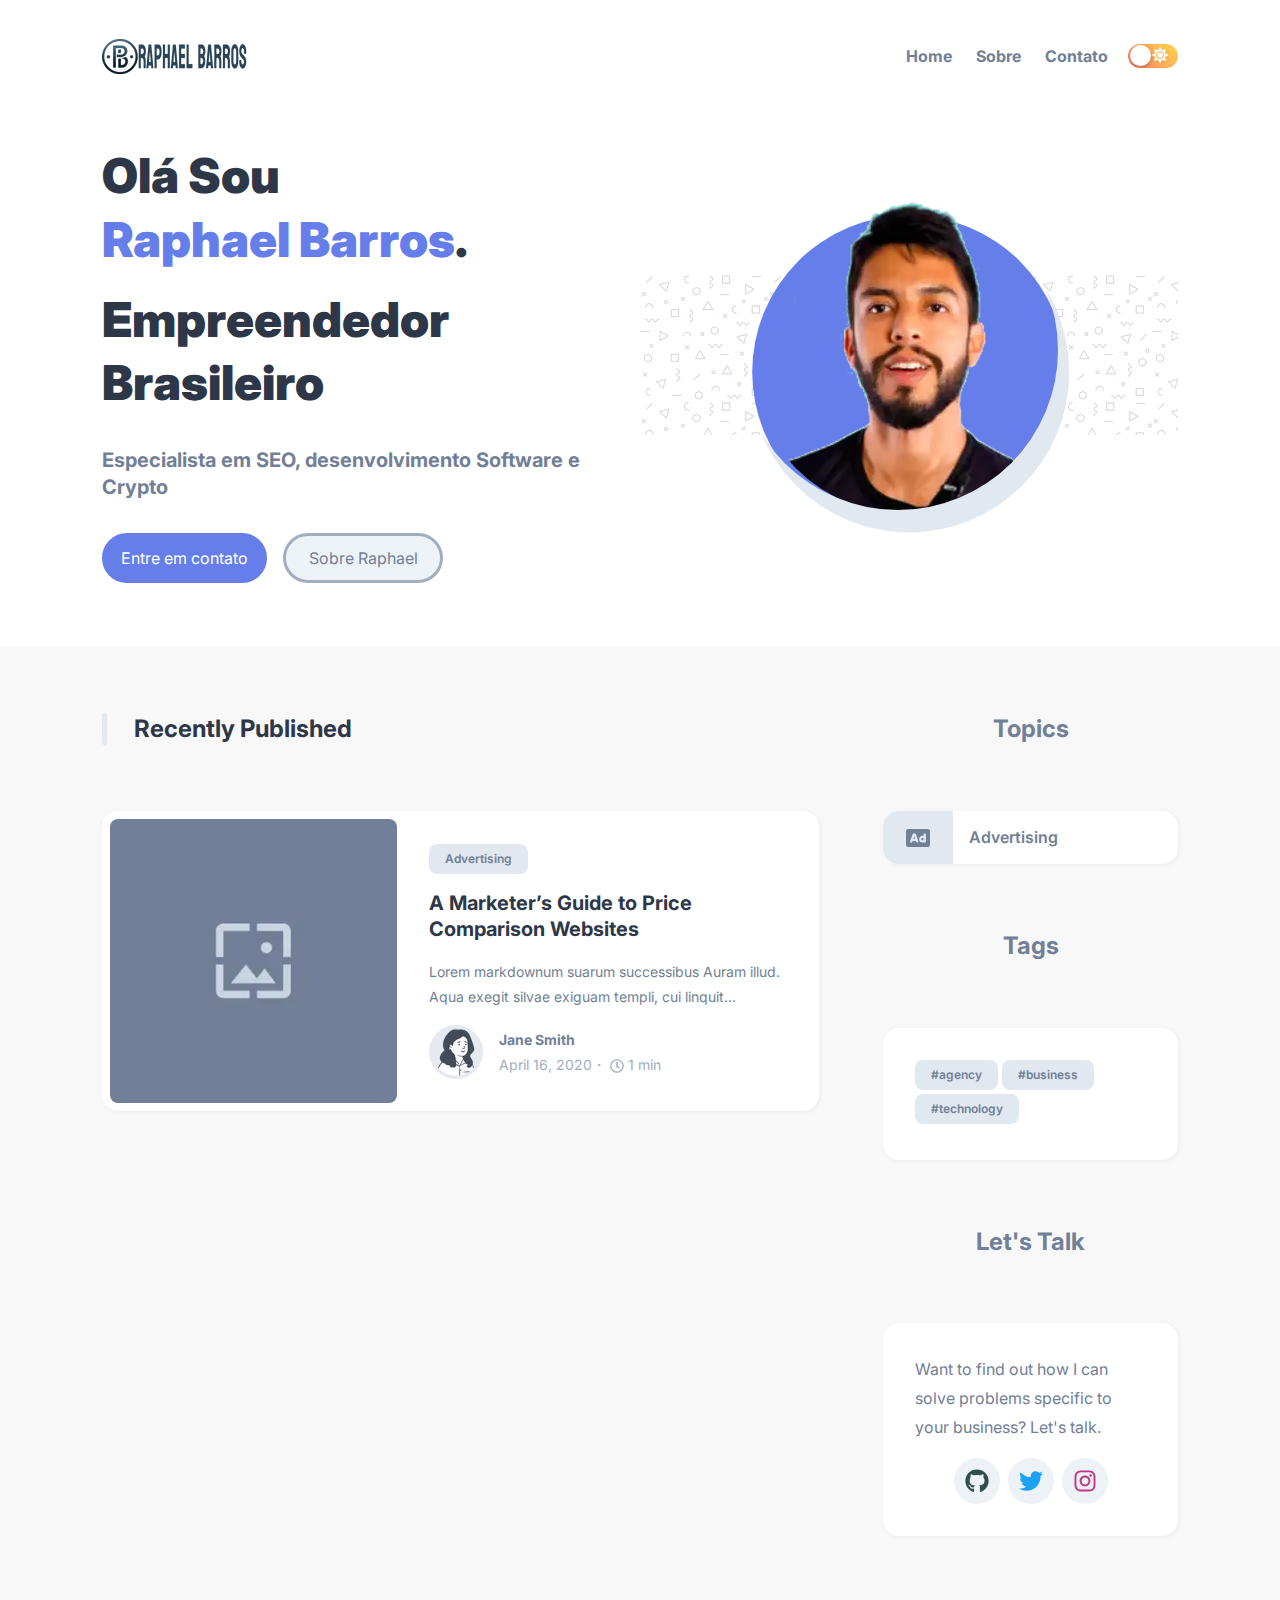
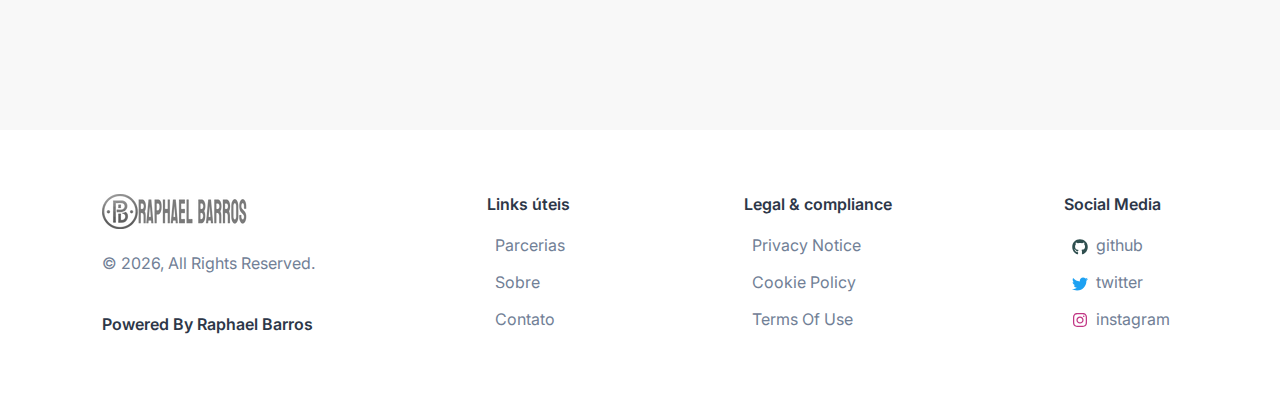
<file: index.html>
<!DOCTYPE html><html lang="en"><head><meta charSet="utf-8"/><meta http-equiv="x-ua-compatible" content="ie=edge"/><meta name="viewport" content="width=device-width, initial-scale=1, shrink-to-fit=no"/><meta name="generator" content="Gatsby 5.6.0"/><meta data-react-helmet="true" itemProp="name" content="Home"/><meta data-react-helmet="true" itemProp="description" content="A vida como ela é, a jornada, aprendizados, conquistas, erros de um autodidata empreendedor, Raphael Barros. "/><meta data-react-helmet="true" name="description" content="A vida como ela é, a jornada, aprendizados, conquistas, erros de um autodidata empreendedor, Raphael Barros. "/><meta data-react-helmet="true" property="og:title" content="Home"/><meta data-react-helmet="true" property="og:description" content="A vida como ela é, a jornada, aprendizados, conquistas, erros de um autodidata empreendedor, Raphael Barros. "/><meta data-react-helmet="true" property="og:type" content="website"/><meta data-react-helmet="true" property="og:site_name" content="Raphael Barros"/><meta data-react-helmet="true" property="og:image"/><meta data-react-helmet="true" name="twitter:card" content="summary_large_image"/><meta data-react-helmet="true" name="twitter:site" content="Raphael Barros"/><meta data-react-helmet="true" name="twitter:title" content="Home"/><meta data-react-helmet="true" name="twitter:description" content="A vida como ela é, a jornada, aprendizados, conquistas, erros de um autodidata empreendedor, Raphael Barros. "/><meta data-react-helmet="true" name="twitter:creator" content="https://x.com/raphaelbarrox_"/><meta data-react-helmet="true" name="twitter:image"/><meta name="theme-color" content="#5a67d8"/><style data-href="/styles.03000fb834c382676bf3.css" data-identity="gatsby-global-css">.rc-switch{background-color:#ccc;border:1px solid #ccc;border-radius:20px 20px;box-sizing:border-box;cursor:pointer;display:inline-block;height:22px;line-height:20px;overflow:hidden;padding:0;position:relative;transition:all .3s cubic-bezier(.35,0,.25,1);vertical-align:middle;width:44px}.rc-switch-inner-checked,.rc-switch-inner-unchecked{color:#fff;font-size:12px;position:absolute;top:0;transition:left .3s cubic-bezier(.35,0,.25,1)}.rc-switch-inner-checked{left:-14px}.rc-switch-inner-unchecked{left:24px}.rc-switch:after{animation-duration:.3s;animation-name:rcSwitchOff;animation-timing-function:cubic-bezier(.35,0,.25,1);background-color:#fff;border-radius:50% 50%;box-shadow:0 2px 5px rgba(0,0,0,.26);content:" ";cursor:pointer;height:18px;left:2px;position:absolute;top:1px;transform:scale(1);transition:left .3s cubic-bezier(.35,0,.25,1);width:18px}.rc-switch:hover:after{animation-name:rcSwitchOn;transform:scale(1.1)}.rc-switch:focus{box-shadow:0 0 0 2px #d5f1fd;outline:none}.rc-switch-checked{background-color:#87d068;border:1px solid #87d068}.rc-switch-checked .rc-switch-inner-checked{left:6px}.rc-switch-checked .rc-switch-inner-unchecked{left:44px}.rc-switch-checked:after{left:22px}.rc-switch-disabled{background:#ccc;border-color:#ccc;cursor:no-drop}.rc-switch-disabled:after{animation-name:none;background:#9e9e9e;cursor:no-drop}.rc-switch-disabled:hover:after{animation-name:none;transform:scale(1)}.rc-switch-label{display:inline-block;font-size:14px;line-height:20px;padding-left:10px;pointer-events:none;-webkit-user-select:text;user-select:text;vertical-align:middle;white-space:normal}@keyframes rcSwitchOn{0%{transform:scale(1)}50%{transform:scale(1.25)}to{transform:scale(1.1)}}@keyframes rcSwitchOff{0%{transform:scale(1.1)}to{transform:scale(1)}}@keyframes fadeInUp{0%{opacity:0;transform:translate3d(0,10%,0)}to{opacity:1;transform:translateZ(0)}}@keyframes fadeInDown{0%{opacity:0;transform:translate3d(0,-10%,0)}to{opacity:1;transform:translateZ(0)}}@keyframes fadeInLeft{0%{opacity:0;transform:translate3d(-20%,0,0)}to{opacity:1;transform:translateZ(0)}}@keyframes fadeInRight{0%{opacity:0;transform:translate3d(20%,0,0)}to{opacity:1;transform:translateZ(0)}}@keyframes fadeIn{0%{opacity:0}to{opacity:1}}@media screen and (min-width:768px){.react-reveal{animation-timing-function:cubic-bezier(.77,0,.175,1)}.fadeInUp{animation-name:fadeInUp}.fadeInDown{animation-name:fadeInDown}.fadeInLeft{animation-name:fadeInLeft}.fadeInRight{animation-name:fadeInRight}.fadeIn{animation-name:fadeIn}}@media not screen and (min-width:768px){.react-reveal{opacity:1!important}}.slick-slider{-webkit-touch-callout:none;-webkit-tap-highlight-color:transparent;box-sizing:border-box;touch-action:pan-y;-webkit-user-select:none;user-select:none;-khtml-user-select:none}.slick-list,.slick-slider{display:block;position:relative}.slick-list{margin:0;overflow:hidden;padding:0}.slick-list:focus{outline:none}.slick-list.dragging{cursor:pointer;cursor:hand}.slick-slider .slick-list,.slick-slider .slick-track{transform:translateZ(0)}.slick-track{display:block;left:0;margin-left:auto;margin-right:auto;position:relative;top:0}.slick-track:after,.slick-track:before{content:"";display:table}.slick-track:after{clear:both}.slick-loading .slick-track{visibility:hidden}.slick-slide{display:none;float:left;height:100%;min-height:1px}[dir=rtl] .slick-slide{float:right}.slick-slide img{display:block}.slick-slide.slick-loading img{display:none}.slick-slide.dragging img{pointer-events:none}.slick-initialized .slick-slide{display:block}.slick-loading .slick-slide{visibility:hidden}.slick-vertical .slick-slide{border:1px solid transparent;display:block;height:auto}.slick-arrow.slick-hidden{display:none}.with-animation .slick-slide{opacity:1;transform:scale(1);transform-origin:left;transition:all .6s ease}.with-animation .slick-slide.slick-active+:not(.slick-active){opacity:0;transform:scale(.7)}.slick-next,.slick-prev{position:absolute;top:50%;transform:translateY(-50%);z-index:2}.slick-prev{box-shadow:-1px 1px 3px 0 rgba(1,1,1,.1);left:-15px}.slick-next{box-shadow:1px 1px 3px 0 rgba(1,1,1,.1);right:-15px}.slick-dots{display:block;list-style:none;margin:0;padding:.5rem 0 0;position:absolute;text-align:center;text-align:right;top:-4rem;width:100%}.slick-dots li{cursor:pointer;display:inline-block;margin:0 5px;padding:0;position:relative}.slick-dots li button{background:transparent;background-color:#a0aec0;border:0;border-radius:100%;cursor:pointer;display:block;font-size:0;height:12px;line-height:0px;margin:5px;outline:none;width:12px}.slick-dots li.slick-active button{background-color:#4a5568}</style><style>.gatsby-image-wrapper{position:relative;overflow:hidden}.gatsby-image-wrapper picture.object-fit-polyfill{position:static!important}.gatsby-image-wrapper img{bottom:0;height:100%;left:0;margin:0;max-width:none;padding:0;position:absolute;right:0;top:0;width:100%;object-fit:cover}.gatsby-image-wrapper [data-main-image]{opacity:0;transform:translateZ(0);transition:opacity .25s linear;will-change:opacity}.gatsby-image-wrapper-constrained{display:inline-block;vertical-align:top}</style><noscript><style>.gatsby-image-wrapper noscript [data-main-image]{opacity:1!important}.gatsby-image-wrapper [data-placeholder-image]{opacity:0!important}</style></noscript><script type="module">const e="undefined"!=typeof HTMLImageElement&&"loading"in HTMLImageElement.prototype;e&&document.body.addEventListener("load",(function(e){const t=e.target;if(void 0===t.dataset.mainImage)return;if(void 0===t.dataset.gatsbyImageSsr)return;let a=null,n=t;for(;null===a&&n;)void 0!==n.parentNode.dataset.gatsbyImageWrapper&&(a=n.parentNode),n=n.parentNode;const o=a.querySelector("[data-placeholder-image]"),r=new Image;r.src=t.currentSrc,r.decode().catch((()=>{})).then((()=>{t.style.opacity=1,o&&(o.style.opacity=0,o.style.transition="opacity 500ms linear")}))}),!0);</script><link crossorigin="" href="https://fonts.gstatic.com/" rel="preconnect"/><link crossorigin="" href="https://fonts.googleapis.com/" rel="preconnect"/><title data-react-helmet="true">Home | Raphael Barros</title><link rel="sitemap" type="application/xml" href="/sitemap-index.xml"/><link rel="preconnect" href="https://www.google-analytics.com"/><link rel="dns-prefetch" href="https://www.google-analytics.com"/><link rel="icon" href="/favicon-32x32.png?v=b42d288b8c5a169f8ea286b302e18d45" type="image/png"/><link rel="manifest" href="/manifest.webmanifest" crossorigin="anonymous"/><link rel="apple-touch-icon" sizes="48x48" href="/icons/icon-48x48.png?v=b42d288b8c5a169f8ea286b302e18d45"/><link rel="apple-touch-icon" sizes="72x72" href="/icons/icon-72x72.png?v=b42d288b8c5a169f8ea286b302e18d45"/><link rel="apple-touch-icon" sizes="96x96" href="/icons/icon-96x96.png?v=b42d288b8c5a169f8ea286b302e18d45"/><link rel="apple-touch-icon" sizes="144x144" href="/icons/icon-144x144.png?v=b42d288b8c5a169f8ea286b302e18d45"/><link rel="apple-touch-icon" sizes="192x192" href="/icons/icon-192x192.png?v=b42d288b8c5a169f8ea286b302e18d45"/><link rel="apple-touch-icon" sizes="256x256" href="/icons/icon-256x256.png?v=b42d288b8c5a169f8ea286b302e18d45"/><link rel="apple-touch-icon" sizes="384x384" href="/icons/icon-384x384.png?v=b42d288b8c5a169f8ea286b302e18d45"/><link rel="apple-touch-icon" sizes="512x512" href="/icons/icon-512x512.png?v=b42d288b8c5a169f8ea286b302e18d45"/></head><body><div id="___gatsby"><div style="outline:none" tabindex="-1" id="gatsby-focus-wrapper"><style data-emotion-css="o12to9">body{--theme-ui-colors-text:var(--theme-ui-colors-text,#718096);--theme-ui-colors-article:var(--theme-ui-colors-article,#4a5568);--theme-ui-colors-heading:var(--theme-ui-colors-heading,#2d3748);--theme-ui-colors-alphaLighter:var(--theme-ui-colors-alphaLighter,#ebf4ff);--theme-ui-colors-alphaLight:var(--theme-ui-colors-alphaLight,#a3bffa);--theme-ui-colors-alpha:var(--theme-ui-colors-alpha,#667eea);--theme-ui-colors-alphaDark:var(--theme-ui-colors-alphaDark,#5a67d8);--theme-ui-colors-alphaDarker:var(--theme-ui-colors-alphaDarker,#434190);--theme-ui-colors-betaLighter:var(--theme-ui-colors-betaLighter,#faf5ff);--theme-ui-colors-betaLight:var(--theme-ui-colors-betaLight,#d6bcfa);--theme-ui-colors-beta:var(--theme-ui-colors-beta,#9f7aea);--theme-ui-colors-betaDark:var(--theme-ui-colors-betaDark,#805ad5);--theme-ui-colors-betaDarker:var(--theme-ui-colors-betaDarker,#553c9a);--theme-ui-colors-omegaLighter:var(--theme-ui-colors-omegaLighter,#edf2f7);--theme-ui-colors-omegaLight:var(--theme-ui-colors-omegaLight,#e2e8f0);--theme-ui-colors-omega:var(--theme-ui-colors-omega,#a0aec0);--theme-ui-colors-omegaDark:var(--theme-ui-colors-omegaDark,#718096);--theme-ui-colors-omegaDarker:var(--theme-ui-colors-omegaDarker,#2d3748);--theme-ui-colors-successLight:var(--theme-ui-colors-successLight,#f0fff4);--theme-ui-colors-success:var(--theme-ui-colors-success,#48bb78);--theme-ui-colors-errorLight:var(--theme-ui-colors-errorLight,#fff5f5);--theme-ui-colors-error:var(--theme-ui-colors-error,#f56565);--theme-ui-colors-white:var(--theme-ui-colors-white,#fff);--theme-ui-colors-background:var(--theme-ui-colors-background,#f8f8f8);--theme-ui-colors-contentBg:var(--theme-ui-colors-contentBg,#fff);--theme-ui-colors-headerBg:var(--theme-ui-colors-headerBg,#fff);--theme-ui-colors-footerBg:var(--theme-ui-colors-footerBg,#fff);--theme-ui-colors-mute:var(--theme-ui-colors-mute,#e2e8f0);--theme-ui-colors-highlight:var(--theme-ui-colors-highlight,#edf2f7);color:var(--theme-ui-colors-text,#718096);background-color:var(--theme-ui-colors-background,#f8f8f8);}body.theme-ui-dark{--theme-ui-colors-alphaLighter:var(--theme-ui-colors-modes-dark-alphaLighter,#434190);--theme-ui-colors-alphaLight:var(--theme-ui-colors-modes-dark-alphaLight,#5a67d8);--theme-ui-colors-alphaDark:var(--theme-ui-colors-modes-dark-alphaDark,#a3bffa);--theme-ui-colors-alphaDarker:var(--theme-ui-colors-modes-dark-alphaDarker,#ebf4ff);--theme-ui-colors-betaLighter:var(--theme-ui-colors-modes-dark-betaLighter,#553c9a);--theme-ui-colors-betaLight:var(--theme-ui-colors-modes-dark-betaLight,#805ad5);--theme-ui-colors-betaDark:var(--theme-ui-colors-modes-dark-betaDark,#d6bcfa);--theme-ui-colors-betaDarker:var(--theme-ui-colors-modes-dark-betaDarker,#faf5ff);--theme-ui-colors-omegaLighter:var(--theme-ui-colors-modes-dark-omegaLighter,#2d3748);--theme-ui-colors-omegaLight:var(--theme-ui-colors-modes-dark-omegaLight,#718096);--theme-ui-colors-omegaDark:var(--theme-ui-colors-modes-dark-omegaDark,#e2e8f0);--theme-ui-colors-omegaDarker:var(--theme-ui-colors-modes-dark-omegaDarker,#edf2f7);--theme-ui-colors-text:var(--theme-ui-colors-modes-dark-text,#cbd5e0);--theme-ui-colors-article:var(--theme-ui-colors-modes-dark-article,#e2e8f0);--theme-ui-colors-heading:var(--theme-ui-colors-modes-dark-heading,#edf2f7);--theme-ui-colors-background:var(--theme-ui-colors-modes-dark-background,#1a202c);--theme-ui-colors-contentBg:var(--theme-ui-colors-modes-dark-contentBg,#2d3748);--theme-ui-colors-headerBg:var(--theme-ui-colors-modes-dark-headerBg,#2d3748);--theme-ui-colors-footerBg:var(--theme-ui-colors-modes-dark-footerBg,#2d3748);--theme-ui-colors-mute:var(--theme-ui-colors-modes-dark-mute,#718096);}</style><style data-emotion-css="wxng5j">*{box-sizing:border-box;}body{margin:0;font-family:'Inter',sans-serif;font-size:1rem;font-weight:normal;line-height:1.8;-webkit-font-smoothing:antialiased;-webkit-text-decoration:none;text-decoration:none;}</style><style data-emotion-css="130izn8">.css-130izn8{box-sizing:border-box;margin:0;min-width:0;-webkit-flex-direction:column;-ms-flex-direction:column;flex-direction:column;height:100vh;display:-webkit-box;display:-webkit-flex;display:-ms-flexbox;display:flex;}</style><div class="css-130izn8"><style data-emotion-css="166sefx">html{font-size:85%;-webkit-scroll-behavior:smooth;-moz-scroll-behavior:smooth;-ms-scroll-behavior:smooth;scroll-behavior:smooth;}@media screen and (min-width:640px){html{font-size:90%;}}@media screen and (min-width:768px){html{font-size:95%;}}@media screen and (min-width:1024px){html{font-size:100%;}}::selection{color:var(--theme-ui-colors-white,#fff);background:var(--theme-ui-colors-omegaDark,#718096);}</style><style data-emotion-css="8quyoq">.css-8quyoq{box-sizing:border-box;margin:0;min-width:0;position:relative;background-color:var(--theme-ui-colors-headerBg,#fff);}</style><div class="css-8quyoq"><style data-emotion-css="1s3ligh">.css-1s3ligh{box-sizing:border-box;margin:0;min-width:0;width:100%;max-width:1140px;margin-left:auto;margin-right:auto;padding-left:1rem;padding-right:1rem;position:relative;z-index:10;}@media screen and (min-width:640px){.css-1s3ligh{padding-left:2rem;padding-right:2rem;}}</style><div class="css-1s3ligh"><style data-emotion-css="16oqm0b">.css-16oqm0b{box-sizing:border-box;margin:0;min-width:0;-webkit-box-pack:justify;-webkit-justify-content:space-between;-ms-flex-pack:justify;justify-content:space-between;-webkit-align-items:center;-webkit-box-align:center;-ms-flex-align:center;align-items:center;height:6rem;padding-top:1rem;padding-bottom:1rem;display:-webkit-box;display:-webkit-flex;display:-ms-flexbox;display:flex;}@media screen and (min-width:640px){.css-16oqm0b{height:7rem;padding-top:2rem;padding-bottom:2rem;}}</style><div class="css-16oqm0b"><style data-emotion-css="1q5edj3">.css-1q5edj3{box-sizing:border-box;margin:0;min-width:0;-webkit-flex-basis:100%;-ms-flex-preferred-size:100%;flex-basis:100%;}@media screen and (min-width:768px){.css-1q5edj3{-webkit-flex-basis:33.333333%;-ms-flex-preferred-size:33.333333%;flex-basis:33.333333%;}}</style><div class="css-1q5edj3"><style data-emotion-css="1j6pvph">.css-1j6pvph{box-sizing:border-box;margin:0;min-width:0;font-family:'Inter',sans-serif;font-weight:bold;line-height:1.33;display:block;color:var(--theme-ui-colors-heading,#2d3748);font-weight:bold;-webkit-text-decoration:none;text-decoration:none;margin-bottom:1rem;font-size:1.5rem;margin:0;}</style><a aria-current="page" alt="Raphael Barros" aria-label="Raphael Barros" class="css-1j6pvph" href="/"><div data-gatsby-image-wrapper="" style="vertical-align:middle" class="gatsby-image-wrapper gatsby-image-wrapper-constrained"><div style="max-width:150px;display:block"><img alt="" role="presentation" aria-hidden="true" src="data:image/svg+xml;charset=utf-8,%3Csvg%20height=&#x27;35&#x27;%20width=&#x27;150&#x27;%20xmlns=&#x27;http://www.w3.org/2000/svg&#x27;%20version=&#x27;1.1&#x27;%3E%3C/svg%3E" style="max-width:100%;display:block;position:static"/></div><div aria-hidden="true" data-placeholder-image="" style="opacity:1;transition:opacity 500ms linear"></div><picture><source type="image/webp" srcSet="/static/8cee5cd95278dc5167c6cfb72acf5fe1/67108/logo.webp 38w,/static/8cee5cd95278dc5167c6cfb72acf5fe1/38397/logo.webp 75w,/static/8cee5cd95278dc5167c6cfb72acf5fe1/edeef/logo.webp 150w,/static/8cee5cd95278dc5167c6cfb72acf5fe1/471f0/logo.webp 300w" sizes="(min-width: 150px) 150px, 100vw"/><img data-gatsby-image-ssr="" data-main-image="" style="opacity:0" sizes="(min-width: 150px) 150px, 100vw" decoding="async" loading="eager" src="/static/8cee5cd95278dc5167c6cfb72acf5fe1/a15e9/logo.png" srcSet="/static/8cee5cd95278dc5167c6cfb72acf5fe1/6e6b3/logo.png 38w,/static/8cee5cd95278dc5167c6cfb72acf5fe1/7e8ff/logo.png 75w,/static/8cee5cd95278dc5167c6cfb72acf5fe1/a15e9/logo.png 150w,/static/8cee5cd95278dc5167c6cfb72acf5fe1/86eb4/logo.png 300w" alt="Raphael Barros"/></picture><noscript><picture><source type="image/webp" srcSet="/static/8cee5cd95278dc5167c6cfb72acf5fe1/67108/logo.webp 38w,/static/8cee5cd95278dc5167c6cfb72acf5fe1/38397/logo.webp 75w,/static/8cee5cd95278dc5167c6cfb72acf5fe1/edeef/logo.webp 150w,/static/8cee5cd95278dc5167c6cfb72acf5fe1/471f0/logo.webp 300w" sizes="(min-width: 150px) 150px, 100vw"/><img data-gatsby-image-ssr="" data-main-image="" style="opacity:0" sizes="(min-width: 150px) 150px, 100vw" decoding="async" loading="eager" src="/static/8cee5cd95278dc5167c6cfb72acf5fe1/a15e9/logo.png" srcSet="/static/8cee5cd95278dc5167c6cfb72acf5fe1/6e6b3/logo.png 38w,/static/8cee5cd95278dc5167c6cfb72acf5fe1/7e8ff/logo.png 75w,/static/8cee5cd95278dc5167c6cfb72acf5fe1/a15e9/logo.png 150w,/static/8cee5cd95278dc5167c6cfb72acf5fe1/86eb4/logo.png 300w" alt="Raphael Barros"/></picture></noscript><script type="module">const t="undefined"!=typeof HTMLImageElement&&"loading"in HTMLImageElement.prototype;if(t){const t=document.querySelectorAll("img[data-main-image]");for(let e of t){e.dataset.src&&(e.setAttribute("src",e.dataset.src),e.removeAttribute("data-src")),e.dataset.srcset&&(e.setAttribute("srcset",e.dataset.srcset),e.removeAttribute("data-srcset"));const t=e.parentNode.querySelectorAll("source[data-srcset]");for(let e of t)e.setAttribute("srcset",e.dataset.srcset),e.removeAttribute("data-srcset");e.complete&&(e.style.opacity=1,e.parentNode.parentNode.querySelector("[data-placeholder-image]").style.opacity=0)}}</script></div></a></div><style data-emotion-css="163yhbe">.css-163yhbe{box-sizing:border-box;margin:0;min-width:0;-webkit-flex-basis:auto;-ms-flex-preferred-size:auto;flex-basis:auto;min-width:auto;-webkit-order:3;-ms-flex-order:3;order:3;margin-left:1rem;margin-right:1rem;}@media screen and (min-width:768px){.css-163yhbe{-webkit-flex-basis:33.333333%;-ms-flex-preferred-size:33.333333%;flex-basis:33.333333%;-webkit-order:unset;-ms-flex-order:unset;order:unset;}}</style><div class="css-163yhbe"></div><style data-emotion-css="td4tiv">.css-td4tiv{box-sizing:border-box;margin:0;min-width:0;-webkit-flex-basis:auto;-ms-flex-preferred-size:auto;flex-basis:auto;min-width:auto;-webkit-order:4;-ms-flex-order:4;order:4;}@media screen and (min-width:768px){.css-td4tiv{-webkit-flex-basis:33.333333%;-ms-flex-preferred-size:33.333333%;flex-basis:33.333333%;-webkit-order:unset;-ms-flex-order:unset;order:unset;}}</style><div class="css-td4tiv"><style data-emotion-css="mzyruo">.css-mzyruo{box-sizing:border-box;margin:0;min-width:0;display:none;}@media screen and (min-width:768px){.css-mzyruo{display:block;}}</style><div class="css-mzyruo"><style data-emotion-css="yo0yuz">.css-yo0yuz{box-sizing:border-box;margin:0;min-width:0;-webkit-flex-direction:row;-ms-flex-direction:row;flex-direction:row;-webkit-box-pack:end;-webkit-justify-content:flex-end;-ms-flex-pack:end;justify-content:flex-end;-webkit-flex-wrap:wrap;-ms-flex-wrap:wrap;flex-wrap:wrap;display:-webkit-box;display:-webkit-flex;display:-ms-flexbox;display:flex;}</style><div class="css-yo0yuz"><style data-emotion-css="f5zorj">.css-f5zorj{box-sizing:border-box;margin:0;min-width:0;color:inherit;-webkit-text-decoration:none;text-decoration:none;font-weight:700;display:inline-block;color:var(--theme-ui-colors-omegaDark,#718096);-webkit-text-decoration:none;text-decoration:none;-webkit-user-select:none;-moz-user-select:none;-ms-user-select:none;user-select:none;padding:0.25rem;margin:0;margin-left:0.5rem;margin-right:0.5rem;}.css-f5zorj:hover,.css-f5zorj:focus,.css-f5zorj.active{color:primary;}.css-f5zorj:visited{color:var(--theme-ui-colors-omegaDark,#718096);}.css-f5zorj:hover{color:var(--theme-ui-colors-alpha,#667eea);}.css-f5zorj svg{display:block;margin-left:auto;margin-right:auto;margin-bottom:0.25rem;}</style><a aria-current="page" class="css-f5zorj" href="/">Home</a><a class="css-f5zorj" href="/about/">Sobre</a><a class="css-f5zorj" href="/contact/">Contato</a></div></div><style data-emotion-css="13pi9m9">.css-13pi9m9{box-sizing:border-box;margin:0;min-width:0;display:block;}@media screen and (min-width:768px){.css-13pi9m9{display:none;}}</style><div class="css-13pi9m9"><style data-emotion-css="1xw2bw6">.css-1xw2bw6{box-sizing:border-box;margin:0;min-width:0;-webkit-appearance:none;-moz-appearance:none;appearance:none;display:-webkit-inline-box;display:-webkit-inline-flex;display:-ms-inline-flexbox;display:inline-flex;-webkit-align-items:center;-webkit-box-align:center;-ms-flex-align:center;align-items:center;-webkit-box-pack:center;-webkit-justify-content:center;-ms-flex-pack:center;justify-content:center;padding:0.25rem;width:32px;height:32px;color:inherit;background-color:transparent;border:none;border-radius:4px;display:inline-block;min-width:auto;-webkit-align-items:center;-webkit-box-align:center;-ms-flex-align:center;align-items:center;-webkit-box-pack:space-evenly;-webkit-justify-content:space-evenly;-ms-flex-pack:space-evenly;justify-content:space-evenly;outline:0;-webkit-user-select:none;-moz-user-select:none;-ms-user-select:none;user-select:none;-webkit-tap-highlight-color:transparent;-webkit-touch-callout:none;-webkit-user-select:none;-khtml-user-select:none;-moz-user-select:none;-ms-user-select:none;border-radius:9999px;cursor:pointer;border-width:3px;border-style:solid;-webkit-transition:all 250ms ease;transition:all 250ms ease;box-sizing:initial;color:var(--theme-ui-colors-omega,#a0aec0);border-color:transparent;vertical-align:middle;width:24px;height:24px;padding:0.5rem;background-color:var(--theme-ui-colors-omegaLighter,#edf2f7);-webkit-transition:left 0.3s cubic-bezier(0.78,0.14,0.15,0.86);transition:left 0.3s cubic-bezier(0.78,0.14,0.15,0.86);left:-2rem;}.css-1xw2bw6 +a,.css-1xw2bw6 + button{margin-left:0.5rem;}.css-1xw2bw6 svg{width:24px;height:24px;}@media (hover:hover) and (pointer:fine){.css-1xw2bw6:hover{background-color:var(--theme-ui-colors-alpha,#667eea);color:var(--theme-ui-colors-white,#fff);}.css-1xw2bw6:hover svg{fill:var(--theme-ui-colors-white,#fff);}}.css-1xw2bw6:before{display:none;}@media screen and (min-width:768px){.css-1xw2bw6{display:none;}}</style><button aria-label="Menu" class="css-1xw2bw6"><svg stroke="currentColor" fill="currentColor" stroke-width="0" viewBox="0 0 448 512" height="1em" width="1em" xmlns="http://www.w3.org/2000/svg"><path d="M16 132h416c8.837 0 16-7.163 16-16V76c0-8.837-7.163-16-16-16H16C7.163 60 0 67.163 0 76v40c0 8.837 7.163 16 16 16zm0 160h416c8.837 0 16-7.163 16-16v-40c0-8.837-7.163-16-16-16H16c-8.837 0-16 7.163-16 16v40c0 8.837 7.163 16 16 16zm0 160h416c8.837 0 16-7.163 16-16v-40c0-8.837-7.163-16-16-16H16c-8.837 0-16 7.163-16 16v40c0 8.837 7.163 16 16 16z"></path></svg></button><style data-emotion-css="ifm721">.css-ifm721{box-sizing:border-box;margin:0;min-width:0;position:fixed;top:0;right:0;-webkit-transform:translate(100%,0);-ms-transform:translate(100%,0);transform:translate(100%,0);width:75%;height:100vh;background-color:var(--theme-ui-colors-contentBg,#fff);-webkit-transition:all .5s cubic-bezier(.77,0,.175,1);transition:all .5s cubic-bezier(.77,0,.175,1);z-index:99;}.css-ifm721 open{-webkit-transform:translate(0,0);-ms-transform:translate(0,0);transform:translate(0,0);box-shadow:0 0 45px 0 rgba(0,0,0,.25);}</style><div class="css-ifm721"><style data-emotion-css="kovx41">.css-kovx41{box-sizing:border-box;margin:0;min-width:0;position:relative;height:100%;z-index:2;background-color:var(--theme-ui-colors-contentBg,#fff);overflow-y:scroll;font-size:1.25rem;padding:4rem;}</style><div class="css-kovx41"></div></div><style data-emotion-css="1ylv1n">.css-1ylv1n{box-sizing:border-box;margin:0;min-width:0;position:fixed;top:0;right:100%;width:100%;height:100%;background-color:#222;opacity:0;-webkit-transition:opacity .5s cubic-bezier(.77,0,.175,1);transition:opacity .5s cubic-bezier(.77,0,.175,1);z-index:90;}</style><div class="css-1ylv1n"></div></div></div><style data-emotion-css="w1ne5u">.css-w1ne5u{box-sizing:border-box;margin:0;min-width:0;min-width:auto;-webkit-order:2;-ms-flex-order:2;order:2;}@media screen and (min-width:768px){.css-w1ne5u{-webkit-order:unset;-ms-flex-order:unset;order:unset;}}</style><div class="css-w1ne5u"><style data-emotion-css="vurnku">.css-vurnku{box-sizing:border-box;margin:0;min-width:0;}</style><div class="css-vurnku"><style data-emotion-css="ipwkuf">.css-ipwkuf{box-sizing:border-box;margin:0;min-width:0;-webkit-appearance:none;-moz-appearance:none;appearance:none;display:-webkit-inline-box;display:-webkit-inline-flex;display:-ms-inline-flexbox;display:inline-flex;-webkit-align-items:center;-webkit-box-align:center;-ms-flex-align:center;align-items:center;-webkit-box-pack:center;-webkit-justify-content:center;-ms-flex-pack:center;justify-content:center;padding:0.25rem;width:32px;height:32px;color:inherit;background-color:transparent;border:none;border-radius:4px;display:inline-block;min-width:auto;-webkit-align-items:center;-webkit-box-align:center;-ms-flex-align:center;align-items:center;-webkit-box-pack:space-evenly;-webkit-justify-content:space-evenly;-ms-flex-pack:space-evenly;justify-content:space-evenly;outline:0;-webkit-user-select:none;-moz-user-select:none;-ms-user-select:none;user-select:none;-webkit-tap-highlight-color:transparent;-webkit-touch-callout:none;-webkit-user-select:none;-khtml-user-select:none;-moz-user-select:none;-ms-user-select:none;border-radius:9999px;cursor:pointer;border-width:3px;border-style:solid;-webkit-transition:all 250ms ease;transition:all 250ms ease;box-sizing:initial;color:var(--theme-ui-colors-omega,#a0aec0);border-color:transparent;vertical-align:middle;width:24px;height:24px;padding:0.5rem;background-color:var(--theme-ui-colors-omegaLighter,#edf2f7);display:block;}.css-ipwkuf +a,.css-ipwkuf + button{margin-left:0.5rem;}.css-ipwkuf svg{width:24px;height:24px;}@media (hover:hover) and (pointer:fine){.css-ipwkuf:hover{background-color:var(--theme-ui-colors-alpha,#667eea);color:var(--theme-ui-colors-white,#fff);}.css-ipwkuf:hover svg{fill:var(--theme-ui-colors-white,#fff);}}.css-ipwkuf:before{display:none;}@media screen and (min-width:768px){.css-ipwkuf{display:none;}}</style><button aria-label="Toggle dark mode" class="css-ipwkuf"><svg stroke="currentColor" fill="currentColor" stroke-width="0" viewBox="0 0 512 512" height="1em" width="1em" xmlns="http://www.w3.org/2000/svg"><path d="M256 160c-52.9 0-96 43.1-96 96s43.1 96 96 96 96-43.1 96-96-43.1-96-96-96zm246.4 80.5l-94.7-47.3 33.5-100.4c4.5-13.6-8.4-26.5-21.9-21.9l-100.4 33.5-47.4-94.8c-6.4-12.8-24.6-12.8-31 0l-47.3 94.7L92.7 70.8c-13.6-4.5-26.5 8.4-21.9 21.9l33.5 100.4-94.7 47.4c-12.8 6.4-12.8 24.6 0 31l94.7 47.3-33.5 100.5c-4.5 13.6 8.4 26.5 21.9 21.9l100.4-33.5 47.3 94.7c6.4 12.8 24.6 12.8 31 0l47.3-94.7 100.4 33.5c13.6 4.5 26.5-8.4 21.9-21.9l-33.5-100.4 94.7-47.3c13-6.5 13-24.7.2-31.1zm-155.9 106c-49.9 49.9-131.1 49.9-181 0-49.9-49.9-49.9-131.1 0-181 49.9-49.9 131.1-49.9 181 0 49.9 49.9 49.9 131.1 0 181z"></path></svg></button><style data-emotion-css="cqu7wq">.css-cqu7wq{display:none;}@media screen and (min-width:768px){.css-cqu7wq{display:block;}}.css-cqu7wq.rc-switch{background:linear-gradient(45deg,#FF7D6B,#FFD64C);border:0;width:50px;height:24px;}.css-cqu7wq.rc-switch:focus{box-shadow:none;}.css-cqu7wq.rc-switch-checked{background:linear-gradient(45deg,#3366FF,#AC15B8);border:0;}.css-cqu7wq.rc-switch:after{width:21px;height:21px;}.css-cqu7wq.rc-switch-checked:after{left:auto;right:2px;}.css-cqu7wq .rc-switch-inner{font-size:unset;top:1px;left:26px;}.css-cqu7wq.rc-switch-checked .rc-switch-inner{left:7px;}</style><button aria-label="Toggle dark mode" type="button" role="switch" aria-checked="false" class="rc-switch css-cqu7wq"><span class="rc-switch-inner"><span class="rc-switch-inner-checked"><style data-emotion-css="uk6cul">.css-uk6cul{vertical-align:middle;}</style><svg stroke="currentColor" fill="currentColor" stroke-width="0" viewBox="0 0 512 512" class="css-uk6cul" height="16" width="16" xmlns="http://www.w3.org/2000/svg"><path d="M283.211 512c78.962 0 151.079-35.925 198.857-94.792 7.068-8.708-.639-21.43-11.562-19.35-124.203 23.654-238.262-71.576-238.262-196.954 0-72.222 38.662-138.635 101.498-174.394 9.686-5.512 7.25-20.197-3.756-22.23A258.156 258.156 0 0 0 283.211 0c-141.309 0-256 114.511-256 256 0 141.309 114.511 256 256 256z"></path></svg></span><span class="rc-switch-inner-unchecked"><svg stroke="currentColor" fill="currentColor" stroke-width="0" viewBox="0 0 512 512" class="css-uk6cul" height="16" width="16" xmlns="http://www.w3.org/2000/svg"><path d="M256 160c-52.9 0-96 43.1-96 96s43.1 96 96 96 96-43.1 96-96-43.1-96-96-96zm246.4 80.5l-94.7-47.3 33.5-100.4c4.5-13.6-8.4-26.5-21.9-21.9l-100.4 33.5-47.4-94.8c-6.4-12.8-24.6-12.8-31 0l-47.3 94.7L92.7 70.8c-13.6-4.5-26.5 8.4-21.9 21.9l33.5 100.4-94.7 47.4c-12.8 6.4-12.8 24.6 0 31l94.7 47.3-33.5 100.5c-4.5 13.6 8.4 26.5 21.9 21.9l100.4-33.5 47.3 94.7c6.4 12.8 24.6 12.8 31 0l47.3-94.7 100.4 33.5c13.6 4.5 26.5-8.4 21.9-21.9l-33.5-100.4 94.7-47.3c13-6.5 13-24.7.2-31.1zm-155.9 106c-49.9 49.9-131.1 49.9-181 0-49.9-49.9-49.9-131.1 0-181 49.9-49.9 131.1-49.9 181 0 49.9 49.9 49.9 131.1 0 181z"></path></svg></span></span></button></div></div></div></div></div><style data-emotion-css="1qe1pxe">.css-1qe1pxe{box-sizing:border-box;margin:0;min-width:0;-webkit-flex:1 1 auto;-ms-flex:1 1 auto;flex:1 1 auto;}</style><div class="css-1qe1pxe"><style data-emotion-css="152il0z">.css-152il0z{box-sizing:border-box;margin:0;min-width:0;position:relative;background-color:var(--theme-ui-colors-contentBg,#fff);}</style><div class="css-152il0z"><style data-emotion-css="12o0vr3">.css-12o0vr3{box-sizing:border-box;margin:0;min-width:0;width:100%;max-width:1140px;margin-left:auto;margin-right:auto;padding-left:1rem;padding-right:1rem;}@media screen and (min-width:640px){.css-12o0vr3{padding-left:2rem;padding-right:2rem;}}</style><div class="css-12o0vr3"><style data-emotion-css="omk9ui">.css-omk9ui{box-sizing:border-box;margin:0;min-width:0;-webkit-align-items:center;-webkit-box-align:center;-ms-flex-align:center;align-items:center;-webkit-box-pack:justify;-webkit-justify-content:space-between;-ms-flex-pack:justify;justify-content:space-between;position:relative;z-index:2;padding-top:2rem;padding-bottom:4rem;display:-webkit-box;display:-webkit-flex;display:-ms-flexbox;display:flex;}</style><div class="css-omk9ui"><style data-emotion-css="1y4ntnk">.css-1y4ntnk{box-sizing:border-box;margin:0;min-width:0;-webkit-flex-basis:66.666667%;-ms-flex-preferred-size:66.666667%;flex-basis:66.666667%;-webkit-flex:1;-ms-flex:1;flex:1;text-align:center;}@media screen and (min-width:768px){.css-1y4ntnk{text-align:left;}}</style><div class="css-1y4ntnk"><style data-emotion-css="19bg7qi">.css-19bg7qi{box-sizing:border-box;margin:0;min-width:0;font-family:'Inter',sans-serif;font-weight:bold;line-height:1.33;display:block;color:var(--theme-ui-colors-heading,#2d3748);font-weight:900;-webkit-text-decoration:none;text-decoration:none;margin-bottom:1rem;font-size:1.875rem;}@media screen and (min-width:640px){.css-19bg7qi{font-size:2.25rem;}}@media screen and (min-width:1024px){.css-19bg7qi{font-size:3rem;}}</style><h2 class="css-19bg7qi">Olá Sou <style data-emotion-css="cs84pn">.css-cs84pn{box-sizing:border-box;margin:0;min-width:0;display:inline-block;color:var(--theme-ui-colors-alpha,#667eea);}</style><div class="css-cs84pn">Raphael Barros</div>.</h2><style data-emotion-css="1sm5fup">.css-1sm5fup{box-sizing:border-box;margin:0;min-width:0;font-family:'Inter',sans-serif;font-weight:bold;line-height:1.33;display:block;color:var(--theme-ui-colors-heading,#2d3748);font-weight:900;-webkit-text-decoration:none;text-decoration:none;margin-bottom:1rem;font-size:1.875rem;margin-bottom:2rem;}@media screen and (min-width:640px){.css-1sm5fup{font-size:2.25rem;}}@media screen and (min-width:1024px){.css-1sm5fup{font-size:3rem;}}</style><h2 class="css-1sm5fup">Empreendedor Brasileiro</h2><style data-emotion-css="q4l01f">.css-q4l01f{box-sizing:border-box;margin:0;min-width:0;font-family:'Inter',sans-serif;font-weight:bold;line-height:1.33;display:block;color:var(--theme-ui-colors-heading,#2d3748);font-weight:bold;-webkit-text-decoration:none;text-decoration:none;margin-bottom:1rem;font-size:1.25rem;color:var(--theme-ui-colors-text,#718096);margin-bottom:2rem;}</style><h2 class="css-q4l01f">Especialista em SEO, desenvolvimento Software e Crypto</h2><style data-emotion-css="tpo2py">.css-tpo2py{box-sizing:border-box;margin:0;min-width:0;}.css-tpo2py > a + a,.css-tpo2py > button + button{margin-left:1rem;margin-top:1rem;}@media screen and (min-width:768px){.css-tpo2py > a + a,.css-tpo2py > button + button{margin-top:0;}}</style><div class="css-tpo2py"><style data-emotion-css="132u05m">.css-132u05m{box-sizing:border-box;margin:0;min-width:0;-webkit-appearance:none;-moz-appearance:none;appearance:none;display:inline-block;text-align:center;line-height:inherit;-webkit-text-decoration:none;text-decoration:none;font-size:inherit;padding-left:1rem;padding-right:1rem;padding-top:0.5rem;padding-bottom:0.5rem;color:var(--theme-ui-colors-white,#fff);background-color:primary;border:0;border-radius:4px;display:-webkit-inline-box;display:-webkit-inline-flex;display:-ms-inline-flexbox;display:inline-flex;min-width:10rem;-webkit-align-items:center;-webkit-box-align:center;-ms-flex-align:center;align-items:center;-webkit-box-pack:space-evenly;-webkit-justify-content:space-evenly;-ms-flex-pack:space-evenly;justify-content:space-evenly;outline:0;-webkit-user-select:none;-moz-user-select:none;-ms-user-select:none;user-select:none;-webkit-tap-highlight-color:transparent;-webkit-touch-callout:none;-webkit-user-select:none;-khtml-user-select:none;-moz-user-select:none;-ms-user-select:none;border-radius:9999px;cursor:pointer;border-width:3px;border-style:solid;-webkit-transition:all 250ms ease;transition:all 250ms ease;color:var(--theme-ui-colors-white,#fff);background-color:var(--theme-ui-colors-alpha,#667eea);border-color:var(--theme-ui-colors-alpha,#667eea);}.css-132u05m:hover{color:var(--theme-ui-colors-omegaLighter,#edf2f7);background-color:var(--theme-ui-colors-omegaDark,#718096);border-color:var(--theme-ui-colors-omegaDark,#718096);}</style><a class="css-132u05m" href="/contact/">Entre em contato</a><style data-emotion-css="1pdmj46">.css-1pdmj46{box-sizing:border-box;margin:0;min-width:0;-webkit-appearance:none;-moz-appearance:none;appearance:none;display:inline-block;text-align:center;line-height:inherit;-webkit-text-decoration:none;text-decoration:none;font-size:inherit;padding-left:1rem;padding-right:1rem;padding-top:0.5rem;padding-bottom:0.5rem;color:var(--theme-ui-colors-white,#fff);background-color:primary;border:0;border-radius:4px;display:-webkit-inline-box;display:-webkit-inline-flex;display:-ms-inline-flexbox;display:inline-flex;min-width:10rem;-webkit-align-items:center;-webkit-box-align:center;-ms-flex-align:center;align-items:center;-webkit-box-pack:space-evenly;-webkit-justify-content:space-evenly;-ms-flex-pack:space-evenly;justify-content:space-evenly;outline:0;-webkit-user-select:none;-moz-user-select:none;-ms-user-select:none;user-select:none;-webkit-tap-highlight-color:transparent;-webkit-touch-callout:none;-webkit-user-select:none;-khtml-user-select:none;-moz-user-select:none;-ms-user-select:none;border-radius:9999px;cursor:pointer;border-width:3px;border-style:solid;-webkit-transition:all 250ms ease;transition:all 250ms ease;color:var(--theme-ui-colors-omegaDark,#718096);background-color:var(--theme-ui-colors-omegaLighter,#edf2f7);border-color:var(--theme-ui-colors-omega,#a0aec0);}.css-1pdmj46:hover{border-color:var(--theme-ui-colors-alpha,#667eea);}</style><a class="css-1pdmj46" href="/about/">Sobre Raphael</a></div></div><style data-emotion-css="ns439p">.css-ns439p{box-sizing:border-box;margin:0;min-width:0;display:none;-webkit-flex-basis:50%;-ms-flex-preferred-size:50%;flex-basis:50%;}@media screen and (min-width:768px){.css-ns439p{display:block;}}</style><div class="css-ns439p"><style data-emotion-css="1mdxgct">.css-1mdxgct{box-sizing:border-box;margin:0;min-width:0;display:none;position:relative;text-align:center;}@media screen and (min-width:768px){.css-1mdxgct{display:block;}}</style><div class="css-1mdxgct"><style data-emotion-css="652wqb">.css-652wqb{box-sizing:border-box;margin:0;min-width:0;position:relative;z-index:2;text-align:center;margin-bottom:1.0499999999999998rem;}</style><div class="css-652wqb"><div class="css-vurnku"><style data-emotion-css="1p3xcbr">.css-1p3xcbr{box-sizing:border-box;margin:0;min-width:0;width:100%;height:50%;background-image:url([data-uri]);background-size:8rem;position:absolute;opacity:0.15;top:0;left:0;-webkit-transform:translate(0,50%);-ms-transform:translate(0,50%);transform:translate(0,50%);}</style><div class="css-1p3xcbr"></div><style data-emotion-css="1wl4axi">.css-1wl4axi{box-sizing:border-box;margin:0;min-width:0;width:10.5rem;height:100%;max-width:320px;border-radius:9999px;position:absolute;-webkit-transform:translate(-50%) scale(0.98);-ms-transform:translate(-50%) scale(0.98);transform:translate(-50%) scale(0.98);left:50%;top:1.0499999999999998rem;background-color:var(--theme-ui-colors-alpha,#667eea);}@media screen and (min-width:640px){.css-1wl4axi{width:100%;}}</style><div class="css-1wl4axi"></div><style data-emotion-css="1fsugtg">.css-1fsugtg{box-sizing:border-box;margin:0;min-width:0;width:10.5rem;height:100%;max-width:320px;border-radius:9999px;position:absolute;z-index:2;left:50%;-webkit-transform:translate(-50%);-ms-transform:translate(-50%);transform:translate(-50%);margin-top:-0.35rem;margin-left:-0.7rem;box-shadow: 0.7rem 1.4rem var(--theme-ui-colors-omegaLight,#e2e8f0);}@media screen and (min-width:640px){.css-1fsugtg{width:100%;}}</style><div class="css-1fsugtg"></div><style data-emotion-css="dkmdyt">.css-dkmdyt{margin-left:auto;margin-right:auto;}.css-dkmdyt img{border-radius:0 0 9999px 9999px;}</style><div data-gatsby-image-wrapper="" class="gatsby-image-wrapper gatsby-image-wrapper-constrained css-dkmdyt"><div style="max-width:320px;display:block"><img alt="" role="presentation" aria-hidden="true" src="data:image/svg+xml;charset=utf-8,%3Csvg%20height=&#x27;320&#x27;%20width=&#x27;320&#x27;%20xmlns=&#x27;http://www.w3.org/2000/svg&#x27;%20version=&#x27;1.1&#x27;%3E%3C/svg%3E" style="max-width:100%;display:block;position:static"/></div><img aria-hidden="true" data-placeholder-image="" style="opacity:1;transition:opacity 500ms linear" decoding="async" src="[data-uri]" alt=""/><picture><source type="image/webp" srcSet="/static/6ba911fb32bfec5819b87361fb8b7556/aec74/hero.webp 80w,/static/6ba911fb32bfec5819b87361fb8b7556/615c4/hero.webp 160w,/static/6ba911fb32bfec5819b87361fb8b7556/12490/hero.webp 320w" sizes="(min-width: 320px) 320px, 100vw"/><img data-gatsby-image-ssr="" data-main-image="" style="opacity:0" sizes="(min-width: 320px) 320px, 100vw" decoding="async" loading="eager" src="/static/6ba911fb32bfec5819b87361fb8b7556/f3f7d/hero.png" srcSet="/static/6ba911fb32bfec5819b87361fb8b7556/5136d/hero.png 80w,/static/6ba911fb32bfec5819b87361fb8b7556/d66e1/hero.png 160w,/static/6ba911fb32bfec5819b87361fb8b7556/f3f7d/hero.png 320w" alt=""/></picture><noscript><picture><source type="image/webp" srcSet="/static/6ba911fb32bfec5819b87361fb8b7556/aec74/hero.webp 80w,/static/6ba911fb32bfec5819b87361fb8b7556/615c4/hero.webp 160w,/static/6ba911fb32bfec5819b87361fb8b7556/12490/hero.webp 320w" sizes="(min-width: 320px) 320px, 100vw"/><img data-gatsby-image-ssr="" data-main-image="" style="opacity:0" sizes="(min-width: 320px) 320px, 100vw" decoding="async" loading="eager" src="/static/6ba911fb32bfec5819b87361fb8b7556/f3f7d/hero.png" srcSet="/static/6ba911fb32bfec5819b87361fb8b7556/5136d/hero.png 80w,/static/6ba911fb32bfec5819b87361fb8b7556/d66e1/hero.png 160w,/static/6ba911fb32bfec5819b87361fb8b7556/f3f7d/hero.png 320w" alt=""/></picture></noscript><script type="module">const t="undefined"!=typeof HTMLImageElement&&"loading"in HTMLImageElement.prototype;if(t){const t=document.querySelectorAll("img[data-main-image]");for(let e of t){e.dataset.src&&(e.setAttribute("src",e.dataset.src),e.removeAttribute("data-src")),e.dataset.srcset&&(e.setAttribute("srcset",e.dataset.srcset),e.removeAttribute("data-srcset"));const t=e.parentNode.querySelectorAll("source[data-srcset]");for(let e of t)e.setAttribute("srcset",e.dataset.srcset),e.removeAttribute("data-srcset");e.complete&&(e.style.opacity=1,e.parentNode.parentNode.querySelector("[data-placeholder-image]").style.opacity=0)}}</script></div></div></div></div></div></div></div></div><style data-emotion-css="1b24wpc">.css-1b24wpc{box-sizing:border-box;margin:0;min-width:0;min-width:auto;border-top-style:solid;border-top-color:transparent;border-top-width:2px;height:0;margin-top:1rem;margin-bottom:1rem;}@media screen and (min-width:640px){.css-1b24wpc{margin-top:2rem;margin-bottom:2rem;}}</style><div class="css-1b24wpc"></div><style data-emotion-css="bh18vc">.css-bh18vc{box-sizing:border-box;margin:0;min-width:0;width:100%;max-width:1140px;margin-left:auto;margin-right:auto;max-width:1140px;padding-left:1rem;padding-right:1rem;}@media screen and (min-width:640px){.css-bh18vc{padding-left:2rem;padding-right:2rem;}}</style><div class="css-bh18vc"><style data-emotion-css="4p9r15">.css-4p9r15{box-sizing:border-box;margin:0;min-width:0;width:100%;max-width:1140px;margin-left:auto;margin-right:auto;max-width:none;}</style><div class="css-4p9r15"><style data-emotion-css="4cffwv">.css-4cffwv{box-sizing:border-box;margin:0;min-width:0;display:-webkit-box;display:-webkit-flex;display:-ms-flexbox;display:flex;}</style><div class="css-4cffwv"><style data-emotion-css="1o15qec">.css-1o15qec{box-sizing:border-box;margin:0;min-width:0;width:100%;max-width:1140px;margin-left:auto;margin-right:auto;-webkit-flex:1;-ms-flex:1;flex:1;margin-left:0;}</style><div class="css-1o15qec"><div class="css-4p9r15"><style data-emotion-css="jw76fk">.css-jw76fk{box-sizing:border-box;margin:0;min-width:0;-webkit-box-pack:justify;-webkit-justify-content:space-between;-ms-flex-pack:justify;justify-content:space-between;-webkit-align-items:end;-webkit-box-align:end;-ms-flex-align:end;align-items:end;display:-webkit-box;display:-webkit-flex;display:-ms-flexbox;display:flex;}</style><div class="css-jw76fk"><style data-emotion-css="vkk9sv">.css-vkk9sv{box-sizing:border-box;margin:0;min-width:0;font-family:'Inter',sans-serif;font-weight:bold;line-height:1.33;display:block;color:var(--theme-ui-colors-heading,#2d3748);font-weight:bold;-webkit-text-decoration:none;text-decoration:none;margin-bottom:1rem;font-size:1.5rem;position:relative;padding-left:0;margin-left:auto;margin-right:auto;margin-bottom:0;}@media screen and (min-width:640px){.css-vkk9sv{padding-left:2rem;margin-left:0;margin-right:0;}}.css-vkk9sv::before{display:none;background-color:var(--theme-ui-colors-omegaLight,#e2e8f0);content:"";border-radius:9999px;position:absolute;height:100%;width:5px;top:0;left:0;}@media screen and (min-width:640px){.css-vkk9sv::before{display:block;}}</style><h2 class="css-vkk9sv">Recently Published</h2></div><div class="css-1b24wpc"></div><style data-emotion-css="1xpaq21">.css-1xpaq21{box-sizing:border-box;margin:0;min-width:0;display:-webkit-box;display:-webkit-flex;display:-ms-flexbox;display:flex;-webkit-flex-wrap:wrap;-ms-flex-wrap:wrap;flex-wrap:wrap;margin:-0.5rem;}.css-1xpaq21 .blog_card{max-width:none;-webkit-box-flex:1;-webkit-flex-grow:1;-ms-flex-positive:1;flex-grow:1;padding:0.5rem;}@media screen and (min-width:640px){.css-1xpaq21{display:-webkit-box;display:-webkit-flex;display:-ms-flexbox;display:flex;-webkit-flex-wrap:wrap;-ms-flex-wrap:wrap;flex-wrap:wrap;margin:-0.5rem;}.css-1xpaq21 .blog_card{max-width:none;-webkit-box-flex:1;-webkit-flex-grow:1;-ms-flex-positive:1;flex-grow:1;padding:0.5rem;}}</style><div class="css-1xpaq21"><style data-emotion-css="756xbo">.css-756xbo{box-sizing:border-box;margin:0;min-width:0;-webkit-flex-basis:100%;-ms-flex-preferred-size:100%;flex-basis:100%;}</style><div class="blog_card css-756xbo"><style data-emotion-css="1jnxsjy">.css-1jnxsjy{box-sizing:border-box;margin:0;min-width:0;background-color:var(--theme-ui-colors-contentBg,#fff);border-radius:1rem;-webkit-transition: -webkit-transform 250ms ease, box-shadow 250ms ease, color 250ms ease;-webkit-transition: transform 250ms ease, box-shadow 250ms ease, color 250ms ease;transition: transform 250ms ease, box-shadow 250ms ease, color 250ms ease;box-shadow:1px 1px 5px 0 rgba(1,1,1,.05);overflow:hidden;height:100%;}@media (hover:hover) and (pointer:fine){.css-1jnxsjy:hover{-webkit-transform:translateY(-0.25rem);-ms-transform:translateY(-0.25rem);transform:translateY(-0.25rem);box-shadow: 0px 2px 4px rgba(46,41,51,0.08), 0px 5px 10px rgba(71,63,79,0.16);}}</style><div class="css-1jnxsjy"><style data-emotion-css="sp27ga">.css-sp27ga{box-sizing:border-box;margin:0;min-width:0;-webkit-align-items:stretch;-webkit-box-align:stretch;-ms-flex-align:stretch;align-items:stretch;height:100%;-webkit-flex-direction:row;-ms-flex-direction:row;flex-direction:row;display:-webkit-box;display:-webkit-flex;display:-ms-flexbox;display:flex;}@media screen and (min-width:640px){.css-sp27ga{-webkit-flex-direction:row;-ms-flex-direction:row;flex-direction:row;}}</style><article class="css-sp27ga"><style data-emotion-css="1bzi38c">.css-1bzi38c{-webkit-user-select:none;-moz-user-select:none;-ms-user-select:none;user-select:none;text-align:center;position:relative;display:block;}</style><style data-emotion-css="x4r7bh">.css-x4r7bh{box-sizing:border-box;margin:0;min-width:0;color:var(--theme-ui-colors-alpha,#667eea);-webkit-text-decoration:none;text-decoration:none;-webkit-user-select:none;-moz-user-select:none;-ms-user-select:none;user-select:none;-webkit-flex-basis:33.333333%;-ms-flex-preferred-size:33.333333%;flex-basis:33.333333%;margin:0.5rem;margin-right:0;-webkit-user-select:none;-moz-user-select:none;-ms-user-select:none;user-select:none;text-align:center;position:relative;display:block;}.css-x4r7bh:visited{color:var(--theme-ui-colors-alpha,#667eea);}.css-x4r7bh:hover{color:var(--theme-ui-colors-alphaDark,#5a67d8);}@media screen and (min-width:640px){.css-x4r7bh{-webkit-flex-basis:40%;-ms-flex-preferred-size:40%;flex-basis:40%;margin:0.5rem;margin-right:0;}}</style><a aria-label="A Marketer’s Guide to Price Comparison Websites" class="css-x4r7bh" href="/a-marketers-guide-to-price-comparison-websites/"><style data-emotion-css="t35k2q">.css-t35k2q{height:100%;vertical-align:middle;min-height:8.3rem;max-height:none;}.css-t35k2q img{border-radius:0.5rem;}@media screen and (min-width:640px){.css-t35k2q{min-height:8.3rem;max-height:290px;}.css-t35k2q img{border-radius:0.5rem;object-fit:none;}}</style><div data-gatsby-image-wrapper="" class="gatsby-image-wrapper gatsby-image-wrapper-constrained css-t35k2q"><div style="max-width:380px;display:block"><img alt="" role="presentation" aria-hidden="true" src="data:image/svg+xml;charset=utf-8,%3Csvg%20height=&#x27;290&#x27;%20width=&#x27;380&#x27;%20xmlns=&#x27;http://www.w3.org/2000/svg&#x27;%20version=&#x27;1.1&#x27;%3E%3C/svg%3E" style="max-width:100%;display:block;position:static"/></div><div aria-hidden="true" data-placeholder-image="" style="opacity:1;transition:opacity 500ms linear;background-color:#787898;position:absolute;top:0;left:0;bottom:0;right:0"></div><picture><source type="image/webp" data-srcset="/static/a381cbe123484c239b97a005d5ce4a00/228d6/image.webp 190w,/static/a381cbe123484c239b97a005d5ce4a00/6b99c/image.webp 380w" sizes="(min-width: 380px) 380px, 100vw"/><img data-gatsby-image-ssr="" data-main-image="" style="opacity:0" sizes="(min-width: 380px) 380px, 100vw" decoding="async" loading="lazy" data-src="/static/a381cbe123484c239b97a005d5ce4a00/144fe/image.jpg" data-srcset="/static/a381cbe123484c239b97a005d5ce4a00/9d7b9/image.jpg 190w,/static/a381cbe123484c239b97a005d5ce4a00/144fe/image.jpg 380w" alt="A Marketer’s Guide to Price Comparison Websites"/></picture><noscript><picture><source type="image/webp" srcSet="/static/a381cbe123484c239b97a005d5ce4a00/228d6/image.webp 190w,/static/a381cbe123484c239b97a005d5ce4a00/6b99c/image.webp 380w" sizes="(min-width: 380px) 380px, 100vw"/><img data-gatsby-image-ssr="" data-main-image="" style="opacity:0" sizes="(min-width: 380px) 380px, 100vw" decoding="async" loading="lazy" src="/static/a381cbe123484c239b97a005d5ce4a00/144fe/image.jpg" srcSet="/static/a381cbe123484c239b97a005d5ce4a00/9d7b9/image.jpg 190w,/static/a381cbe123484c239b97a005d5ce4a00/144fe/image.jpg 380w" alt="A Marketer’s Guide to Price Comparison Websites"/></picture></noscript><script type="module">const t="undefined"!=typeof HTMLImageElement&&"loading"in HTMLImageElement.prototype;if(t){const t=document.querySelectorAll("img[data-main-image]");for(let e of t){e.dataset.src&&(e.setAttribute("src",e.dataset.src),e.removeAttribute("data-src")),e.dataset.srcset&&(e.setAttribute("srcset",e.dataset.srcset),e.removeAttribute("data-srcset"));const t=e.parentNode.querySelectorAll("source[data-srcset]");for(let e of t)e.setAttribute("srcset",e.dataset.srcset),e.removeAttribute("data-srcset");e.complete&&(e.style.opacity=1,e.parentNode.parentNode.querySelector("[data-placeholder-image]").style.opacity=0)}}</script></div></a><style data-emotion-css="1gtzvof">.css-1gtzvof{box-sizing:border-box;margin:0;min-width:0;display:-webkit-box;display:-webkit-flex;display:-ms-flexbox;display:flex;-webkit-flex-direction:column;-ms-flex-direction:column;flex-direction:column;-webkit-box-pack:center;-webkit-justify-content:center;-ms-flex-pack:center;justify-content:center;-webkit-flex:1;-ms-flex:1;flex:1;padding:1rem;}@media screen and (min-width:640px){.css-1gtzvof{padding:2rem;}}</style><div class="css-1gtzvof"><style data-emotion-css="acwcvw">.css-acwcvw{margin-bottom:1rem;}</style><style data-emotion-css="77wly">.css-77wly{box-sizing:border-box;margin:0;min-width:0;display:inline-block;margin-bottom:1rem;}@media screen and (min-width:640px){.css-77wly{display:inline-block;}}</style><div class="css-77wly"><style data-emotion-css="1aepyww">.css-1aepyww{box-sizing:border-box;margin:0;min-width:0;display:inline-block;vertical-align:baseline;font-size:0.75rem;font-weight:700;white-space:nowrap;padding-left:0.25rem;padding-right:0.25rem;border-radius:2px;color:var(--theme-ui-colors-white,#fff);background-color:primary;display:inline-block;border-radius:0.5rem;-webkit-text-decoration:none;text-decoration:none;font-weight:600;vertical-align:middle;padding-left:1rem;padding-right:1rem;padding-top:0.25rem;padding-bottom:0.25rem;-webkit-transition:all 250ms ease;transition:all 250ms ease;background-color:var(--theme-ui-colors-omegaLight,#e2e8f0);color:var(--theme-ui-colors-omegaDark,#718096);}.css-1aepyww:hover{color:var(--theme-ui-colors-omegaLight,#e2e8f0);background-color:var(--theme-ui-colors-omegaDark,#718096);}</style><a class="css-1aepyww" href="/category/advertising/">Advertising</a></div><style data-emotion-css="13l8ijf">.css-13l8ijf{box-sizing:border-box;margin:0;min-width:0;font-family:'Inter',sans-serif;font-weight:bold;line-height:1.33;display:block;color:var(--theme-ui-colors-heading,#2d3748);font-weight:bold;-webkit-text-decoration:none;text-decoration:none;margin-bottom:1rem;display:block;color:var(--theme-ui-colors-heading,#2d3748);font-weight:bold;-webkit-text-decoration:none;text-decoration:none;margin-bottom:1rem;font-size:1.25rem;}@media screen and (min-width:640px){.css-13l8ijf{display:block;color:var(--theme-ui-colors-heading,#2d3748);font-weight:bold;-webkit-text-decoration:none;text-decoration:none;margin-bottom:1rem;font-size:1.25rem;-webkit-flex:0;-ms-flex:0;flex:0;}@media screen and (min-width:768px){.css-13l8ijf{-webkit-flex:auto;-ms-flex:auto;flex:auto;}}}</style><a class="css-13l8ijf" href="/a-marketers-guide-to-price-comparison-websites/">A Marketer’s Guide to Price Comparison Websites</a><style data-emotion-css="q1n9x1">.css-q1n9x1{box-sizing:border-box;margin:0;min-width:0;font-size:0.875rem;margin:0;-webkit-flex:auto;-ms-flex:auto;flex:auto;margin-bottom:1rem;display:none;}@media screen and (min-width:640px){.css-q1n9x1{display:block;}}</style><div class="css-q1n9x1">Lorem markdownum suarum successibus Auram illud. Aqua exegit silvae exiguam
templi, cui linquit…</div><style data-emotion-css="zcxndt">.css-zcxndt{-webkit-align-items:center;-webkit-box-align:center;-ms-flex-align:center;align-items:center;}</style><style data-emotion-css="104wsv3">.css-104wsv3{box-sizing:border-box;margin:0;min-width:0;font-size:0.875rem;margin:0;display:-webkit-box;display:-webkit-flex;display:-ms-flexbox;display:flex;-webkit-align-items:center;-webkit-box-align:center;-ms-flex-align:center;align-items:center;}@media screen and (min-width:640px){.css-104wsv3{font-size:0.875rem;margin:0;}}</style><div class="css-104wsv3"><style data-emotion-css="ixkfht">.css-ixkfht{box-sizing:border-box;margin:0;min-width:0;color:var(--theme-ui-colors-alpha,#667eea);-webkit-text-decoration:none;text-decoration:none;-webkit-user-select:none;-moz-user-select:none;-ms-user-select:none;user-select:none;display:none;}.css-ixkfht:visited{color:var(--theme-ui-colors-alpha,#667eea);}.css-ixkfht:hover{color:var(--theme-ui-colors-alphaDark,#5a67d8);}@media screen and (min-width:640px){.css-ixkfht{display:block;}}</style><a aria-label="Jane Smith" class="css-ixkfht" href="/author/jane-smith/"><style data-emotion-css="y1a9kj">.css-y1a9kj{box-sizing:border-box;margin:0;min-width:0;background-color:var(--theme-ui-colors-omegaLight,#e2e8f0);display:inline-block;vertical-align:middle;border-radius:9999px;border-style:solid;border-width:3px;border-color:var(--theme-ui-colors-omegaLight,#e2e8f0);over-flow:hidden;opacity:0.9;margin-right:1rem;}.css-y1a9kj img{border-radius:9999px;}.css-y1a9kj:hover{opacity:1;}.css-y1a9kj > div{border-radius:9999px;}</style><div class="css-y1a9kj"><div data-gatsby-image-wrapper="" style="width:48px;height:48px" class="gatsby-image-wrapper"><img aria-hidden="true" data-placeholder-image="" style="opacity:1;transition:opacity 500ms linear" decoding="async" src="[data-uri]" alt=""/><picture><source type="image/webp" data-srcset="/static/ec552a7c1f96030de0601b3b204b16cf/a3542/jane-smith.webp 48w,/static/ec552a7c1f96030de0601b3b204b16cf/0f66d/jane-smith.webp 96w" sizes="48px"/><img data-gatsby-image-ssr="" data-main-image="" style="opacity:0" sizes="48px" decoding="async" loading="lazy" data-src="/static/ec552a7c1f96030de0601b3b204b16cf/a7a66/jane-smith.png" data-srcset="/static/ec552a7c1f96030de0601b3b204b16cf/a7a66/jane-smith.png 48w,/static/ec552a7c1f96030de0601b3b204b16cf/416a0/jane-smith.png 96w" alt="Jane Smith"/></picture><noscript><picture><source type="image/webp" srcSet="/static/ec552a7c1f96030de0601b3b204b16cf/a3542/jane-smith.webp 48w,/static/ec552a7c1f96030de0601b3b204b16cf/0f66d/jane-smith.webp 96w" sizes="48px"/><img data-gatsby-image-ssr="" data-main-image="" style="opacity:0" sizes="48px" decoding="async" loading="lazy" src="/static/ec552a7c1f96030de0601b3b204b16cf/a7a66/jane-smith.png" srcSet="/static/ec552a7c1f96030de0601b3b204b16cf/a7a66/jane-smith.png 48w,/static/ec552a7c1f96030de0601b3b204b16cf/416a0/jane-smith.png 96w" alt="Jane Smith"/></picture></noscript><script type="module">const t="undefined"!=typeof HTMLImageElement&&"loading"in HTMLImageElement.prototype;if(t){const t=document.querySelectorAll("img[data-main-image]");for(let e of t){e.dataset.src&&(e.setAttribute("src",e.dataset.src),e.removeAttribute("data-src")),e.dataset.srcset&&(e.setAttribute("srcset",e.dataset.srcset),e.removeAttribute("data-srcset"));const t=e.parentNode.querySelectorAll("source[data-srcset]");for(let e of t)e.setAttribute("srcset",e.dataset.srcset),e.removeAttribute("data-srcset");e.complete&&(e.style.opacity=1,e.parentNode.parentNode.querySelector("[data-placeholder-image]").style.opacity=0)}}</script></div></div></a><style data-emotion-css="1u093if">.css-1u093if{box-sizing:border-box;margin:0;min-width:0;-webkit-flex:1;-ms-flex:1;flex:1;-webkit-flex-wrap:wrap;-ms-flex-wrap:wrap;flex-wrap:wrap;-webkit-box-pack:justify;-webkit-justify-content:space-between;-ms-flex-pack:justify;justify-content:space-between;color:var(--theme-ui-colors-omega,#a0aec0);display:-webkit-box;display:-webkit-flex;display:-ms-flexbox;display:flex;}</style><div class="css-1u093if"><style data-emotion-css="1sszmph">.css-1sszmph{box-sizing:border-box;margin:0;min-width:0;padding-right:0.5rem;display:inline-block;-webkit-flex-basis:auto;-ms-flex-preferred-size:auto;flex-basis:auto;}@media screen and (min-width:640px){.css-1sszmph{display:inline-block;-webkit-flex-basis:100%;-ms-flex-preferred-size:100%;flex-basis:100%;}}</style><div class="css-1sszmph"><style data-emotion-css="x0ewr6">.css-x0ewr6{box-sizing:border-box;margin:0;min-width:0;color:var(--theme-ui-colors-omegaDark,#718096);-webkit-text-decoration:none;text-decoration:none;-webkit-user-select:none;-moz-user-select:none;-ms-user-select:none;user-select:none;}.css-x0ewr6:visited{color:var(--theme-ui-colors-omegaDark,#718096);}.css-x0ewr6:hover{color:var(--theme-ui-colors-alpha,#667eea);}</style><a class="css-x0ewr6" href="/author/jane-smith/"><strong>Jane Smith</strong></a></div><style data-emotion-css="ah2hnh">.css-ah2hnh{box-sizing:border-box;margin:0;min-width:0;overflow:hidden;text-overflow:ellipsis;white-space:nowrap;}.css-ah2hnh > *:not(:last-child) + *:before{content:" ・ ";}</style><div class="css-ah2hnh"><style data-emotion-css="1woe70d">.css-1woe70d{box-sizing:border-box;margin:0;min-width:0;display:inline-block;}@media screen and (min-width:640px){.css-1woe70d{display:inline-block;}}</style><div class="css-1woe70d">April 16, 2020</div><style data-emotion-css="g2zw8h">.css-g2zw8h{box-sizing:border-box;margin:0;min-width:0;display:none;}@media screen and (min-width:640px){.css-g2zw8h{display:inline-block;}}</style><div class="css-g2zw8h"><svg stroke="currentColor" fill="currentColor" stroke-width="0" viewBox="0 0 512 512" class="css-uk6cul" height="1em" width="1em" xmlns="http://www.w3.org/2000/svg"><path d="M256 8C119 8 8 119 8 256s111 248 248 248 248-111 248-248S393 8 256 8zm0 448c-110.5 0-200-89.5-200-200S145.5 56 256 56s200 89.5 200 200-89.5 200-200 200zm61.8-104.4l-84.9-61.7c-3.1-2.3-4.9-5.9-4.9-9.7V116c0-6.6 5.4-12 12-12h32c6.6 0 12 5.4 12 12v141.7l66.8 48.6c5.4 3.9 6.5 11.4 2.6 16.8L334.6 349c-3.9 5.3-11.4 6.5-16.8 2.6z"></path></svg> <!-- -->1<!-- --> min</div></div></div></div></div></article></div></div></div></div></div><style data-emotion-css="18gvkve">.css-18gvkve{box-sizing:border-box;margin:0;min-width:0;width:100%;max-width:1140px;margin-left:auto;margin-right:auto;display:none;-webkit-flex-basis:33.333333%;-ms-flex-preferred-size:33.333333%;flex-basis:33.333333%;padding-left:4rem;margin-right:0;}@media screen and (min-width:768px){.css-18gvkve{display:block;}}</style><div class="css-18gvkve"><div class="css-4p9r15"><div class="css-jw76fk"><style data-emotion-css="1uzv5xi">.css-1uzv5xi{box-sizing:border-box;margin:0;min-width:0;font-family:'Inter',sans-serif;font-weight:bold;line-height:1.33;display:block;color:var(--theme-ui-colors-heading,#2d3748);font-weight:bold;-webkit-text-decoration:none;text-decoration:none;margin-bottom:1rem;font-size:1.5rem;color:var(--theme-ui-colors-omegaDark,#718096);margin-left:auto;margin-right:auto;margin-bottom:0;}</style><h2 class="css-1uzv5xi">Topics</h2></div><div class="css-1b24wpc"></div><div class="css-vurnku"><style data-emotion-css="u6a2i2">.css-u6a2i2{box-sizing:border-box;margin:0;min-width:0;-webkit-appearance:none;-moz-appearance:none;appearance:none;display:inline-block;text-align:center;line-height:inherit;-webkit-text-decoration:none;text-decoration:none;font-size:inherit;padding-left:1rem;padding-right:1rem;padding-top:0.5rem;padding-bottom:0.5rem;color:var(--theme-ui-colors-white,#fff);background-color:primary;border:0;border-radius:4px;background-color:var(--theme-ui-colors-contentBg,#fff);border-radius:1rem;-webkit-transition: -webkit-transform 250ms ease, box-shadow 250ms ease, color 250ms ease;-webkit-transition: transform 250ms ease, box-shadow 250ms ease, color 250ms ease;transition: transform 250ms ease, box-shadow 250ms ease, color 250ms ease;box-shadow:1px 1px 5px 0 rgba(1,1,1,.05);display:-webkit-box;display:-webkit-flex;display:-ms-flexbox;display:flex;-webkit-align-items:center;-webkit-box-align:center;-ms-flex-align:center;align-items:center;text-align:initial;overflow:hidden;margin-bottom:1rem;padding:0;padding-right:0.5rem;}.css-u6a2i2 svg{color:var(--theme-ui-colors-omegaDark,#718096);vertical-align:middle;width:24px;height:24px;}.css-u6a2i2:hover svg{color:var(--theme-ui-colors-white,#fff);}.css-u6a2i2:hover div:first-of-type{background-color:var(--theme-ui-colors-alpha,#667eea);}</style><a class="css-u6a2i2" href="/category/advertising/"><style data-emotion-css="1rl87uo">.css-1rl87uo{box-sizing:border-box;margin:0;min-width:0;display:-webkit-box;display:-webkit-flex;display:-ms-flexbox;display:flex;-webkit-transition:all 250ms ease;transition:all 250ms ease;-webkit-align-items:center;-webkit-box-align:center;-ms-flex-align:center;align-items:center;-webkit-box-pack:center;-webkit-justify-content:center;-ms-flex-pack:center;justify-content:center;-webkit-align-self:stretch;-ms-flex-item-align:stretch;align-self:stretch;background-color:var(--theme-ui-colors-omegaLight,#e2e8f0);width:70px;}@media screen and (min-width:640px){.css-1rl87uo{display:none;}}@media screen and (min-width:768px){.css-1rl87uo{display:-webkit-box;display:-webkit-flex;display:-ms-flexbox;display:flex;}}</style><div class="css-1rl87uo"></div><style data-emotion-css="18vai5o">.css-18vai5o{box-sizing:border-box;margin:0;min-width:0;font-family:'Inter',sans-serif;font-weight:bold;line-height:1.33;display:block;color:var(--theme-ui-colors-heading,#2d3748);font-weight:600;-webkit-text-decoration:none;text-decoration:none;margin-bottom:1rem;font-size:1rem;-webkit-flex:auto;-ms-flex:auto;flex:auto;color:var(--theme-ui-colors-omegaDark,#718096);white-space:nowrap;padding:1rem;margin:0;}</style><span class="css-18vai5o">Advertising</span></a></div></div><div class="css-1b24wpc"></div><div class="css-4p9r15"><div class="css-jw76fk"><h2 class="css-1uzv5xi">Tags</h2></div><div class="css-1b24wpc"></div><style data-emotion-css="1yus8ce">.css-1yus8ce{box-sizing:border-box;margin:0;min-width:0;background-color:var(--theme-ui-colors-contentBg,#fff);border-radius:1rem;-webkit-transition: -webkit-transform 250ms ease, box-shadow 250ms ease, color 250ms ease;-webkit-transition: transform 250ms ease, box-shadow 250ms ease, color 250ms ease;transition: transform 250ms ease, box-shadow 250ms ease, color 250ms ease;box-shadow:1px 1px 5px 0 rgba(1,1,1,.05);padding:2rem;}</style><div class="css-1yus8ce"><style data-emotion-css="1sine8z">.css-1sine8z{box-sizing:border-box;margin:0;min-width:0;}.css-1sine8z a{margin-bottom:0.25rem;margin-right:0.25rem;}</style><div class="css-1sine8z"><a class="css-1aepyww" href="/tag/agency/">#agency</a><a class="css-1aepyww" href="/tag/business/">#business</a><a class="css-1aepyww" href="/tag/technology/">#technology</a></div></div></div><div class="css-1b24wpc"></div><div class="css-4p9r15"><div class="css-jw76fk"><h2 class="css-1uzv5xi">Let&#x27;s Talk</h2></div><div class="css-1b24wpc"></div><div class="css-1yus8ce"><style data-emotion-css="8v38cl">.css-8v38cl{box-sizing:border-box;margin:0;min-width:0;font-family:'Inter',sans-serif;margin-bottom:1rem;}</style><div class="css-8v38cl">Want to find out how I can solve problems specific to your business? Let&#x27;s talk.</div><style data-emotion-css="xqiep1">.css-xqiep1{box-sizing:border-box;margin:0;min-width:0;-webkit-flex-direction:row;-ms-flex-direction:row;flex-direction:row;-webkit-box-pack:center;-webkit-justify-content:center;-ms-flex-pack:center;justify-content:center;-webkit-flex-wrap:wrap;-ms-flex-wrap:wrap;flex-wrap:wrap;display:-webkit-box;display:-webkit-flex;display:-ms-flexbox;display:flex;}</style><div class="css-xqiep1"><style data-emotion-css="1h78vxn">.css-1h78vxn{box-sizing:border-box;margin:0;min-width:0;-webkit-appearance:none;-moz-appearance:none;appearance:none;display:-webkit-inline-box;display:-webkit-inline-flex;display:-ms-inline-flexbox;display:inline-flex;-webkit-align-items:center;-webkit-box-align:center;-ms-flex-align:center;align-items:center;-webkit-box-pack:center;-webkit-justify-content:center;-ms-flex-pack:center;justify-content:center;padding:0.25rem;width:32px;height:32px;color:inherit;background-color:transparent;border:none;border-radius:4px;display:inline-block;min-width:auto;-webkit-align-items:center;-webkit-box-align:center;-ms-flex-align:center;align-items:center;-webkit-box-pack:space-evenly;-webkit-justify-content:space-evenly;-ms-flex-pack:space-evenly;justify-content:space-evenly;outline:0;-webkit-user-select:none;-moz-user-select:none;-ms-user-select:none;user-select:none;-webkit-tap-highlight-color:transparent;-webkit-touch-callout:none;-webkit-user-select:none;-khtml-user-select:none;-moz-user-select:none;-ms-user-select:none;border-radius:9999px;cursor:pointer;border-width:3px;border-style:solid;-webkit-transition:all 250ms ease;transition:all 250ms ease;box-sizing:initial;color:var(--theme-ui-colors-omega,#a0aec0);border-color:transparent;vertical-align:middle;width:24px;height:24px;padding:0.5rem;background-color:var(--theme-ui-colors-omegaLighter,#edf2f7);}.css-1h78vxn +a,.css-1h78vxn + button{margin-left:0.5rem;}.css-1h78vxn svg{width:24px;height:24px;}@media (hover:hover) and (pointer:fine){.css-1h78vxn:hover{background-color:var(--theme-ui-colors-alpha,#667eea);color:var(--theme-ui-colors-white,#fff);}.css-1h78vxn:hover svg{fill:var(--theme-ui-colors-white,#fff);}}.css-1h78vxn:before{display:none;}</style><a href="https://github.com/raphaelbarrox" target="_blank" rel="noopener noreferrer" title="github" class="css-1h78vxn"><svg stroke="currentColor" fill="currentColor" stroke-width="0" viewBox="0 0 496 512" color="darkslategray" style="color:darkslategray" height="1em" width="1em" xmlns="http://www.w3.org/2000/svg"><path d="M165.9 397.4c0 2-2.3 3.6-5.2 3.6-3.3.3-5.6-1.3-5.6-3.6 0-2 2.3-3.6 5.2-3.6 3-.3 5.6 1.3 5.6 3.6zm-31.1-4.5c-.7 2 1.3 4.3 4.3 4.9 2.6 1 5.6 0 6.2-2s-1.3-4.3-4.3-5.2c-2.6-.7-5.5.3-6.2 2.3zm44.2-1.7c-2.9.7-4.9 2.6-4.6 4.9.3 2 2.9 3.3 5.9 2.6 2.9-.7 4.9-2.6 4.6-4.6-.3-1.9-3-3.2-5.9-2.9zM244.8 8C106.1 8 0 113.3 0 252c0 110.9 69.8 205.8 169.5 239.2 12.8 2.3 17.3-5.6 17.3-12.1 0-6.2-.3-40.4-.3-61.4 0 0-70 15-84.7-29.8 0 0-11.4-29.1-27.8-36.6 0 0-22.9-15.7 1.6-15.4 0 0 24.9 2 38.6 25.8 21.9 38.6 58.6 27.5 72.9 20.9 2.3-16 8.8-27.1 16-33.7-55.9-6.2-112.3-14.3-112.3-110.5 0-27.5 7.6-41.3 23.6-58.9-2.6-6.5-11.1-33.3 2.6-67.9 20.9-6.5 69 27 69 27 20-5.6 41.5-8.5 62.8-8.5s42.8 2.9 62.8 8.5c0 0 48.1-33.6 69-27 13.7 34.7 5.2 61.4 2.6 67.9 16 17.7 25.8 31.5 25.8 58.9 0 96.5-58.9 104.2-114.8 110.5 9.2 7.9 17 22.9 17 46.4 0 33.7-.3 75.4-.3 83.6 0 6.5 4.6 14.4 17.3 12.1C428.2 457.8 496 362.9 496 252 496 113.3 383.5 8 244.8 8zM97.2 352.9c-1.3 1-1 3.3.7 5.2 1.6 1.6 3.9 2.3 5.2 1 1.3-1 1-3.3-.7-5.2-1.6-1.6-3.9-2.3-5.2-1zm-10.8-8.1c-.7 1.3.3 2.9 2.3 3.9 1.6 1 3.6.7 4.3-.7.7-1.3-.3-2.9-2.3-3.9-2-.6-3.6-.3-4.3.7zm32.4 35.6c-1.6 1.3-1 4.3 1.3 6.2 2.3 2.3 5.2 2.6 6.5 1 1.3-1.3.7-4.3-1.3-6.2-2.2-2.3-5.2-2.6-6.5-1zm-11.4-14.7c-1.6 1-1.6 3.6 0 5.9 1.6 2.3 4.3 3.3 5.6 2.3 1.6-1.3 1.6-3.9 0-6.2-1.4-2.3-4-3.3-5.6-2z"></path></svg></a><a href="https://x.com/raphaelbarrox_" target="_blank" rel="noopener noreferrer" title="twitter" class="css-1h78vxn"><svg stroke="currentColor" fill="currentColor" stroke-width="0" viewBox="0 0 512 512" color="#1DA1F2" style="color:#1DA1F2" height="1em" width="1em" xmlns="http://www.w3.org/2000/svg"><path d="M459.37 151.716c.325 4.548.325 9.097.325 13.645 0 138.72-105.583 298.558-298.558 298.558-59.452 0-114.68-17.219-161.137-47.106 8.447.974 16.568 1.299 25.34 1.299 49.055 0 94.213-16.568 130.274-44.832-46.132-.975-84.792-31.188-98.112-72.772 6.498.974 12.995 1.624 19.818 1.624 9.421 0 18.843-1.3 27.614-3.573-48.081-9.747-84.143-51.98-84.143-102.985v-1.299c13.969 7.797 30.214 12.67 47.431 13.319-28.264-18.843-46.781-51.005-46.781-87.391 0-19.492 5.197-37.36 14.294-52.954 51.655 63.675 129.3 105.258 216.365 109.807-1.624-7.797-2.599-15.918-2.599-24.04 0-57.828 46.782-104.934 104.934-104.934 30.213 0 57.502 12.67 76.67 33.137 23.715-4.548 46.456-13.32 66.599-25.34-7.798 24.366-24.366 44.833-46.132 57.827 21.117-2.273 41.584-8.122 60.426-16.243-14.292 20.791-32.161 39.308-52.628 54.253z"></path></svg></a><a href="https://github.com/gatsbyjs" target="_blank" rel="noopener noreferrer" title="instagram" class="css-1h78vxn"><svg stroke="currentColor" fill="currentColor" stroke-width="0" viewBox="0 0 448 512" color="#C13584" style="color:#C13584" height="1em" width="1em" xmlns="http://www.w3.org/2000/svg"><path d="M224.1 141c-63.6 0-114.9 51.3-114.9 114.9s51.3 114.9 114.9 114.9S339 319.5 339 255.9 287.7 141 224.1 141zm0 189.6c-41.1 0-74.7-33.5-74.7-74.7s33.5-74.7 74.7-74.7 74.7 33.5 74.7 74.7-33.6 74.7-74.7 74.7zm146.4-194.3c0 14.9-12 26.8-26.8 26.8-14.9 0-26.8-12-26.8-26.8s12-26.8 26.8-26.8 26.8 12 26.8 26.8zm76.1 27.2c-1.7-35.9-9.9-67.7-36.2-93.9-26.2-26.2-58-34.4-93.9-36.2-37-2.1-147.9-2.1-184.9 0-35.8 1.7-67.6 9.9-93.9 36.1s-34.4 58-36.2 93.9c-2.1 37-2.1 147.9 0 184.9 1.7 35.9 9.9 67.7 36.2 93.9s58 34.4 93.9 36.2c37 2.1 147.9 2.1 184.9 0 35.9-1.7 67.7-9.9 93.9-36.2 26.2-26.2 34.4-58 36.2-93.9 2.1-37 2.1-147.8 0-184.8zM398.8 388c-7.8 19.6-22.9 34.7-42.6 42.6-29.5 11.7-99.5 9-132.1 9s-102.7 2.6-132.1-9c-19.6-7.8-34.7-22.9-42.6-42.6-11.7-29.5-9-99.5-9-132.1s-2.6-102.7 9-132.1c7.8-19.6 22.9-34.7 42.6-42.6 29.5-11.7 99.5-9 132.1-9s102.7-2.6 132.1 9c19.6 7.8 34.7 22.9 42.6 42.6 11.7 29.5 9 99.5 9 132.1s2.7 102.7-9 132.1z"></path></svg></a></div></div></div><style data-emotion-css="bdiflm">.css-bdiflm{box-sizing:border-box;margin:0;min-width:0;width:100%;max-width:1140px;margin-left:auto;margin-right:auto;position:-webkit-sticky;position:sticky;top:2rem;}</style><div class="css-bdiflm"></div></div></div></div></div><div class="css-1b24wpc"></div><div class="css-12o0vr3"></div></div><style data-emotion-css="3flha1">.css-3flha1{box-sizing:border-box;margin:0;min-width:0;position:relative;background-color:var(--theme-ui-colors-footerBg,#fff);margin-top:4rem;}@media screen and (min-width:640px){.css-3flha1{margin-top:8rem;}}</style><div class="css-3flha1"><div class="css-12o0vr3"><style data-emotion-css="q7bxia">.css-q7bxia{box-sizing:border-box;margin:0;min-width:0;-webkit-flex-direction:column-reverse;-ms-flex-direction:column-reverse;flex-direction:column-reverse;-webkit-box-pack:justify;-webkit-justify-content:space-between;-ms-flex-pack:justify;justify-content:space-between;-webkit-align-items:center;-webkit-box-align:center;-ms-flex-align:center;align-items:center;padding-top:4rem;padding-bottom:4rem;display:-webkit-box;display:-webkit-flex;display:-ms-flexbox;display:flex;}@media screen and (min-width:640px){.css-q7bxia{-webkit-flex-direction:row;-ms-flex-direction:row;flex-direction:row;-webkit-align-items:flex-start;-webkit-box-align:flex-start;-ms-flex-align:flex-start;align-items:flex-start;}}</style><div class="css-q7bxia"><div class="css-vurnku"><style data-emotion-css="10xguhx">.css-10xguhx{box-sizing:border-box;margin:0;min-width:0;padding-bottom:0.25rem;margin-bottom:0.5rem;margin-top:2rem;}@media screen and (min-width:640px){.css-10xguhx{margin-top:0;}}</style><div class="css-10xguhx"><a aria-current="page" alt="Raphael Barros" aria-label="Raphael Barros" class="css-1j6pvph" href="/"><div data-gatsby-image-wrapper="" style="-webkit-filter:grayscale(1);filter:grayscale(1);opacity:0.7;vertical-align:middle" class="gatsby-image-wrapper gatsby-image-wrapper-constrained"><div style="max-width:150px;display:block"><img alt="" role="presentation" aria-hidden="true" src="data:image/svg+xml;charset=utf-8,%3Csvg%20height=&#x27;35&#x27;%20width=&#x27;150&#x27;%20xmlns=&#x27;http://www.w3.org/2000/svg&#x27;%20version=&#x27;1.1&#x27;%3E%3C/svg%3E" style="max-width:100%;display:block;position:static"/></div><div aria-hidden="true" data-placeholder-image="" style="opacity:1;transition:opacity 500ms linear"></div><picture><source type="image/webp" srcSet="/static/8cee5cd95278dc5167c6cfb72acf5fe1/67108/logo.webp 38w,/static/8cee5cd95278dc5167c6cfb72acf5fe1/38397/logo.webp 75w,/static/8cee5cd95278dc5167c6cfb72acf5fe1/edeef/logo.webp 150w,/static/8cee5cd95278dc5167c6cfb72acf5fe1/471f0/logo.webp 300w" sizes="(min-width: 150px) 150px, 100vw"/><img data-gatsby-image-ssr="" data-main-image="" style="opacity:0" sizes="(min-width: 150px) 150px, 100vw" decoding="async" loading="eager" src="/static/8cee5cd95278dc5167c6cfb72acf5fe1/a15e9/logo.png" srcSet="/static/8cee5cd95278dc5167c6cfb72acf5fe1/6e6b3/logo.png 38w,/static/8cee5cd95278dc5167c6cfb72acf5fe1/7e8ff/logo.png 75w,/static/8cee5cd95278dc5167c6cfb72acf5fe1/a15e9/logo.png 150w,/static/8cee5cd95278dc5167c6cfb72acf5fe1/86eb4/logo.png 300w" alt="Raphael Barros"/></picture><noscript><picture><source type="image/webp" srcSet="/static/8cee5cd95278dc5167c6cfb72acf5fe1/67108/logo.webp 38w,/static/8cee5cd95278dc5167c6cfb72acf5fe1/38397/logo.webp 75w,/static/8cee5cd95278dc5167c6cfb72acf5fe1/edeef/logo.webp 150w,/static/8cee5cd95278dc5167c6cfb72acf5fe1/471f0/logo.webp 300w" sizes="(min-width: 150px) 150px, 100vw"/><img data-gatsby-image-ssr="" data-main-image="" style="opacity:0" sizes="(min-width: 150px) 150px, 100vw" decoding="async" loading="eager" src="/static/8cee5cd95278dc5167c6cfb72acf5fe1/a15e9/logo.png" srcSet="/static/8cee5cd95278dc5167c6cfb72acf5fe1/6e6b3/logo.png 38w,/static/8cee5cd95278dc5167c6cfb72acf5fe1/7e8ff/logo.png 75w,/static/8cee5cd95278dc5167c6cfb72acf5fe1/a15e9/logo.png 150w,/static/8cee5cd95278dc5167c6cfb72acf5fe1/86eb4/logo.png 300w" alt="Raphael Barros"/></picture></noscript><script type="module">const t="undefined"!=typeof HTMLImageElement&&"loading"in HTMLImageElement.prototype;if(t){const t=document.querySelectorAll("img[data-main-image]");for(let e of t){e.dataset.src&&(e.setAttribute("src",e.dataset.src),e.removeAttribute("data-src")),e.dataset.srcset&&(e.setAttribute("srcset",e.dataset.srcset),e.removeAttribute("data-srcset"));const t=e.parentNode.querySelectorAll("source[data-srcset]");for(let e of t)e.setAttribute("srcset",e.dataset.srcset),e.removeAttribute("data-srcset");e.complete&&(e.style.opacity=1,e.parentNode.parentNode.querySelector("[data-placeholder-image]").style.opacity=0)}}</script></div></a></div><style data-emotion-css="1ahball">.css-1ahball{box-sizing:border-box;margin:0;min-width:0;padding-top:0.5rem;margin-bottom:0.5rem;}@media screen and (min-width:640px){.css-1ahball{margin-bottom:2rem;}}</style><div class="css-1ahball">© <!-- -->2024<!-- -->, All Rights Reserved.</div><div class="css-vurnku"><style data-emotion-css="1okvtyc">.css-1okvtyc{box-sizing:border-box;margin:0;min-width:0;color:var(--theme-ui-colors-omegaDark,#718096);-webkit-text-decoration:none;text-decoration:none;-webkit-user-select:none;-moz-user-select:none;-ms-user-select:none;user-select:none;display:-webkit-inline-box;display:-webkit-inline-flex;display:-ms-inline-flexbox;display:inline-flex;color:var(--theme-ui-colors-heading,#2d3748);font-weight:600;}.css-1okvtyc:visited{color:var(--theme-ui-colors-omegaDark,#718096);}.css-1okvtyc:hover{color:var(--theme-ui-colors-alpha,#667eea);}.css-1okvtyc:visited{color:var(--theme-ui-colors-heading,#2d3748);}.css-1okvtyc svg{fill:var(--theme-ui-colors-omegaDarker,#2d3748);height:24px;margin-left:0.5rem;}</style><a target="_blank" title="Raphael Barros" href="https://www.raphaelbarros.com.br" rel="noopener" class="css-1okvtyc">Powered By Raphael Barros</a></div></div><div class="css-vurnku"><style data-emotion-css="u1j7b9">.css-u1j7b9{box-sizing:border-box;margin:0;min-width:0;font-family:'Inter',sans-serif;font-weight:bold;line-height:1.33;display:block;color:var(--theme-ui-colors-heading,#2d3748);font-weight:600;-webkit-text-decoration:none;text-decoration:none;margin-bottom:1rem;font-size:1rem;display:none;}@media screen and (min-width:640px){.css-u1j7b9{display:block;}}</style><p class="css-u1j7b9">Links úteis</p><style data-emotion-css="j4toqg">.css-j4toqg{box-sizing:border-box;margin:0;min-width:0;-webkit-flex-direction:row;-ms-flex-direction:row;flex-direction:row;-webkit-box-pack:center;-webkit-justify-content:center;-ms-flex-pack:center;justify-content:center;-webkit-flex-wrap:wrap;-ms-flex-wrap:wrap;flex-wrap:wrap;display:-webkit-box;display:-webkit-flex;display:-ms-flexbox;display:flex;}@media screen and (min-width:640px){.css-j4toqg{-webkit-flex-direction:column;-ms-flex-direction:column;flex-direction:column;-webkit-box-pack:start;-webkit-justify-content:flex-start;-ms-flex-pack:start;justify-content:flex-start;-webkit-flex-wrap:nowrap;-ms-flex-wrap:nowrap;flex-wrap:nowrap;}}</style><div class="css-j4toqg"><style data-emotion-css="18f2uil">.css-18f2uil{box-sizing:border-box;margin:0;min-width:0;color:inherit;-webkit-text-decoration:none;text-decoration:none;font-weight:700;display:inline-block;color:var(--theme-ui-colors-omegaDark,#718096);-webkit-text-decoration:none;text-decoration:none;-webkit-user-select:none;-moz-user-select:none;-ms-user-select:none;user-select:none;padding:0.25rem;margin:0;margin-left:0.5rem;margin-right:0.5rem;}.css-18f2uil:hover,.css-18f2uil:focus,.css-18f2uil.active{color:primary;}.css-18f2uil:visited{color:var(--theme-ui-colors-omegaDark,#718096);}.css-18f2uil:hover{color:var(--theme-ui-colors-alpha,#667eea);}.css-18f2uil svg{display:block;margin-left:auto;margin-right:auto;margin-bottom:0.25rem;}@media screen and (min-width:640px){.css-18f2uil{color:var(--theme-ui-colors-omegaDark,#718096);-webkit-text-decoration:none;text-decoration:none;-webkit-user-select:none;-moz-user-select:none;-ms-user-select:none;user-select:none;font-weight:normal;margin-bottom:0.5rem;padding:0;}.css-18f2uil:visited{color:var(--theme-ui-colors-omegaDark,#718096);}.css-18f2uil:hover{color:var(--theme-ui-colors-alpha,#667eea);}.css-18f2uil svg{vertical-align:middle;display:inline-block;margin-right:0.5rem;margin-bottom:0;}}</style><a class="css-18f2uil" href="/contact/">Parcerias</a><a class="css-18f2uil" href="/about/">Sobre</a><a class="css-18f2uil" href="/contact/">Contato</a></div></div><div class="css-vurnku"><p class="css-u1j7b9">Legal &amp; compliance</p><div class="css-j4toqg"><a aria-current="page" class="css-18f2uil" href="/">Privacy Notice</a><a aria-current="page" class="css-18f2uil" href="/">Cookie Policy</a><a aria-current="page" class="css-18f2uil" href="/">Terms Of Use</a></div></div><div class="css-vurnku"><p class="css-u1j7b9">Social Media</p><style data-emotion-css="1ewyfna">.css-1ewyfna{box-sizing:border-box;margin:0;min-width:0;-webkit-flex-direction:row;-ms-flex-direction:row;flex-direction:row;-webkit-box-pack:center;-webkit-justify-content:center;-ms-flex-pack:center;justify-content:center;-webkit-flex-wrap:wrap;-ms-flex-wrap:wrap;flex-wrap:wrap;margin-bottom:1rem;display:-webkit-box;display:-webkit-flex;display:-ms-flexbox;display:flex;}@media screen and (min-width:640px){.css-1ewyfna{-webkit-flex-direction:column;-ms-flex-direction:column;flex-direction:column;-webkit-box-pack:start;-webkit-justify-content:flex-start;-ms-flex-pack:start;justify-content:flex-start;-webkit-flex-wrap:nowrap;-ms-flex-wrap:nowrap;flex-wrap:nowrap;margin-bottom:0;}}</style><div class="css-1ewyfna"><a href="https://github.com/raphaelbarrox" target="_blank" rel="noopener noreferrer" class="css-18f2uil"><svg stroke="currentColor" fill="currentColor" stroke-width="0" viewBox="0 0 496 512" color="darkslategray" style="color:darkslategray" height="1em" width="1em" xmlns="http://www.w3.org/2000/svg"><path d="M165.9 397.4c0 2-2.3 3.6-5.2 3.6-3.3.3-5.6-1.3-5.6-3.6 0-2 2.3-3.6 5.2-3.6 3-.3 5.6 1.3 5.6 3.6zm-31.1-4.5c-.7 2 1.3 4.3 4.3 4.9 2.6 1 5.6 0 6.2-2s-1.3-4.3-4.3-5.2c-2.6-.7-5.5.3-6.2 2.3zm44.2-1.7c-2.9.7-4.9 2.6-4.6 4.9.3 2 2.9 3.3 5.9 2.6 2.9-.7 4.9-2.6 4.6-4.6-.3-1.9-3-3.2-5.9-2.9zM244.8 8C106.1 8 0 113.3 0 252c0 110.9 69.8 205.8 169.5 239.2 12.8 2.3 17.3-5.6 17.3-12.1 0-6.2-.3-40.4-.3-61.4 0 0-70 15-84.7-29.8 0 0-11.4-29.1-27.8-36.6 0 0-22.9-15.7 1.6-15.4 0 0 24.9 2 38.6 25.8 21.9 38.6 58.6 27.5 72.9 20.9 2.3-16 8.8-27.1 16-33.7-55.9-6.2-112.3-14.3-112.3-110.5 0-27.5 7.6-41.3 23.6-58.9-2.6-6.5-11.1-33.3 2.6-67.9 20.9-6.5 69 27 69 27 20-5.6 41.5-8.5 62.8-8.5s42.8 2.9 62.8 8.5c0 0 48.1-33.6 69-27 13.7 34.7 5.2 61.4 2.6 67.9 16 17.7 25.8 31.5 25.8 58.9 0 96.5-58.9 104.2-114.8 110.5 9.2 7.9 17 22.9 17 46.4 0 33.7-.3 75.4-.3 83.6 0 6.5 4.6 14.4 17.3 12.1C428.2 457.8 496 362.9 496 252 496 113.3 383.5 8 244.8 8zM97.2 352.9c-1.3 1-1 3.3.7 5.2 1.6 1.6 3.9 2.3 5.2 1 1.3-1 1-3.3-.7-5.2-1.6-1.6-3.9-2.3-5.2-1zm-10.8-8.1c-.7 1.3.3 2.9 2.3 3.9 1.6 1 3.6.7 4.3-.7.7-1.3-.3-2.9-2.3-3.9-2-.6-3.6-.3-4.3.7zm32.4 35.6c-1.6 1.3-1 4.3 1.3 6.2 2.3 2.3 5.2 2.6 6.5 1 1.3-1.3.7-4.3-1.3-6.2-2.2-2.3-5.2-2.6-6.5-1zm-11.4-14.7c-1.6 1-1.6 3.6 0 5.9 1.6 2.3 4.3 3.3 5.6 2.3 1.6-1.3 1.6-3.9 0-6.2-1.4-2.3-4-3.3-5.6-2z"></path></svg>github</a><a href="https://x.com/raphaelbarrox_" target="_blank" rel="noopener noreferrer" class="css-18f2uil"><svg stroke="currentColor" fill="currentColor" stroke-width="0" viewBox="0 0 512 512" color="#1DA1F2" style="color:#1DA1F2" height="1em" width="1em" xmlns="http://www.w3.org/2000/svg"><path d="M459.37 151.716c.325 4.548.325 9.097.325 13.645 0 138.72-105.583 298.558-298.558 298.558-59.452 0-114.68-17.219-161.137-47.106 8.447.974 16.568 1.299 25.34 1.299 49.055 0 94.213-16.568 130.274-44.832-46.132-.975-84.792-31.188-98.112-72.772 6.498.974 12.995 1.624 19.818 1.624 9.421 0 18.843-1.3 27.614-3.573-48.081-9.747-84.143-51.98-84.143-102.985v-1.299c13.969 7.797 30.214 12.67 47.431 13.319-28.264-18.843-46.781-51.005-46.781-87.391 0-19.492 5.197-37.36 14.294-52.954 51.655 63.675 129.3 105.258 216.365 109.807-1.624-7.797-2.599-15.918-2.599-24.04 0-57.828 46.782-104.934 104.934-104.934 30.213 0 57.502 12.67 76.67 33.137 23.715-4.548 46.456-13.32 66.599-25.34-7.798 24.366-24.366 44.833-46.132 57.827 21.117-2.273 41.584-8.122 60.426-16.243-14.292 20.791-32.161 39.308-52.628 54.253z"></path></svg>twitter</a><a href="https://github.com/gatsbyjs" target="_blank" rel="noopener noreferrer" class="css-18f2uil"><svg stroke="currentColor" fill="currentColor" stroke-width="0" viewBox="0 0 448 512" color="#C13584" style="color:#C13584" height="1em" width="1em" xmlns="http://www.w3.org/2000/svg"><path d="M224.1 141c-63.6 0-114.9 51.3-114.9 114.9s51.3 114.9 114.9 114.9S339 319.5 339 255.9 287.7 141 224.1 141zm0 189.6c-41.1 0-74.7-33.5-74.7-74.7s33.5-74.7 74.7-74.7 74.7 33.5 74.7 74.7-33.6 74.7-74.7 74.7zm146.4-194.3c0 14.9-12 26.8-26.8 26.8-14.9 0-26.8-12-26.8-26.8s12-26.8 26.8-26.8 26.8 12 26.8 26.8zm76.1 27.2c-1.7-35.9-9.9-67.7-36.2-93.9-26.2-26.2-58-34.4-93.9-36.2-37-2.1-147.9-2.1-184.9 0-35.8 1.7-67.6 9.9-93.9 36.1s-34.4 58-36.2 93.9c-2.1 37-2.1 147.9 0 184.9 1.7 35.9 9.9 67.7 36.2 93.9s58 34.4 93.9 36.2c37 2.1 147.9 2.1 184.9 0 35.9-1.7 67.7-9.9 93.9-36.2 26.2-26.2 34.4-58 36.2-93.9 2.1-37 2.1-147.8 0-184.8zM398.8 388c-7.8 19.6-22.9 34.7-42.6 42.6-29.5 11.7-99.5 9-132.1 9s-102.7 2.6-132.1-9c-19.6-7.8-34.7-22.9-42.6-42.6-11.7-29.5-9-99.5-9-132.1s-2.6-102.7 9-132.1c7.8-19.6 22.9-34.7 42.6-42.6 29.5-11.7 99.5-9 132.1-9s102.7-2.6 132.1 9c19.6 7.8 34.7 22.9 42.6 42.6 11.7 29.5 9 99.5 9 132.1s2.7 102.7-9 132.1z"></path></svg>instagram</a></div></div></div></div></div></div></div><div id="gatsby-announcer" style="position:absolute;top:0;width:1px;height:1px;padding:0;overflow:hidden;clip:rect(0, 0, 0, 0);white-space:nowrap;border:0" aria-live="assertive" aria-atomic="true"></div></div><script>
  
  
  if(true) {
    (function(i,s,o,g,r,a,m){i['GoogleAnalyticsObject']=r;i[r]=i[r]||function(){
    (i[r].q=i[r].q||[]).push(arguments)},i[r].l=1*new Date();a=s.createElement(o),
    m=s.getElementsByTagName(o)[0];a.async=1;a.src=g;m.parentNode.insertBefore(a,m)
    })(window,document,'script','https://www.google-analytics.com/analytics.js','ga');
  }
  if (typeof ga === "function") {
    ga('create', 'G-EV3R860M7L', 'auto', {});
      
      
      
      
      
      }</script><script id="gatsby-script-loader">/*<![CDATA[*/window.pagePath="/";/*]]>*/</script><!-- slice-start id="_gatsby-scripts-1" -->
          <script
            id="gatsby-chunk-mapping"
          >
            window.___chunkMapping="{\"app\":[\"/app-6723d1a083e3bb4ba4d1.js\"],\"component---packages-blog-gatsby-blog-core-src-templates-collection-author-js\":[\"/component---packages-blog-gatsby-blog-core-src-templates-collection-author-js-e28c774b0ab208186d5e.js\"],\"component---packages-blog-gatsby-blog-core-src-templates-collection-category-js\":[\"/component---packages-blog-gatsby-blog-core-src-templates-collection-category-js-473fd025efb73ee76a27.js\"],\"component---packages-blog-gatsby-blog-core-src-templates-collection-tag-js\":[\"/component---packages-blog-gatsby-blog-core-src-templates-collection-tag-js-c3db3d5bc8fd65bef4d5.js\"],\"component---packages-blog-gatsby-blog-core-src-templates-post-js\":[\"/component---packages-blog-gatsby-blog-core-src-templates-post-js-8b57b5743619cecf4caa.js\"],\"component---packages-blog-gatsby-blog-core-src-templates-posts-js\":[\"/component---packages-blog-gatsby-blog-core-src-templates-posts-js-88ec6154127a5052ff8a.js\"],\"component---packages-blog-gatsby-blog-pages-src-pages-404-jsx\":[\"/component---packages-blog-gatsby-blog-pages-src-pages-404-jsx-1769436721481eb92639.js\"],\"component---packages-blog-gatsby-blog-pages-src-pages-authors-jsx\":[\"/component---packages-blog-gatsby-blog-pages-src-pages-authors-jsx-964d692573e0f83f7f0b.js\"],\"component---packages-blog-gatsby-blog-pages-src-pages-contact-jsx\":[\"/component---packages-blog-gatsby-blog-pages-src-pages-contact-jsx-59e367b67de220cf9f4f.js\"],\"component---packages-themes-gatsby-theme-flexiblog-personal-src-pages-about-jsx\":[\"/component---packages-themes-gatsby-theme-flexiblog-personal-src-pages-about-jsx-952907a039cb1e7ab71a.js\"]}";
          </script>
        <script>window.___webpackCompilationHash="7fe177013e972ba70f04";</script><script src="/webpack-runtime-c4ab9442b02e7aa21b8d.js" async></script><script src="/framework-2f6e0191cf7419f7933b.js" async></script><script src="/a684044d-fe9747b8c9f23732063e.js" async></script><script src="/app-6723d1a083e3bb4ba4d1.js" async></script><!-- slice-end id="_gatsby-scripts-1" --></body></html>
</file>
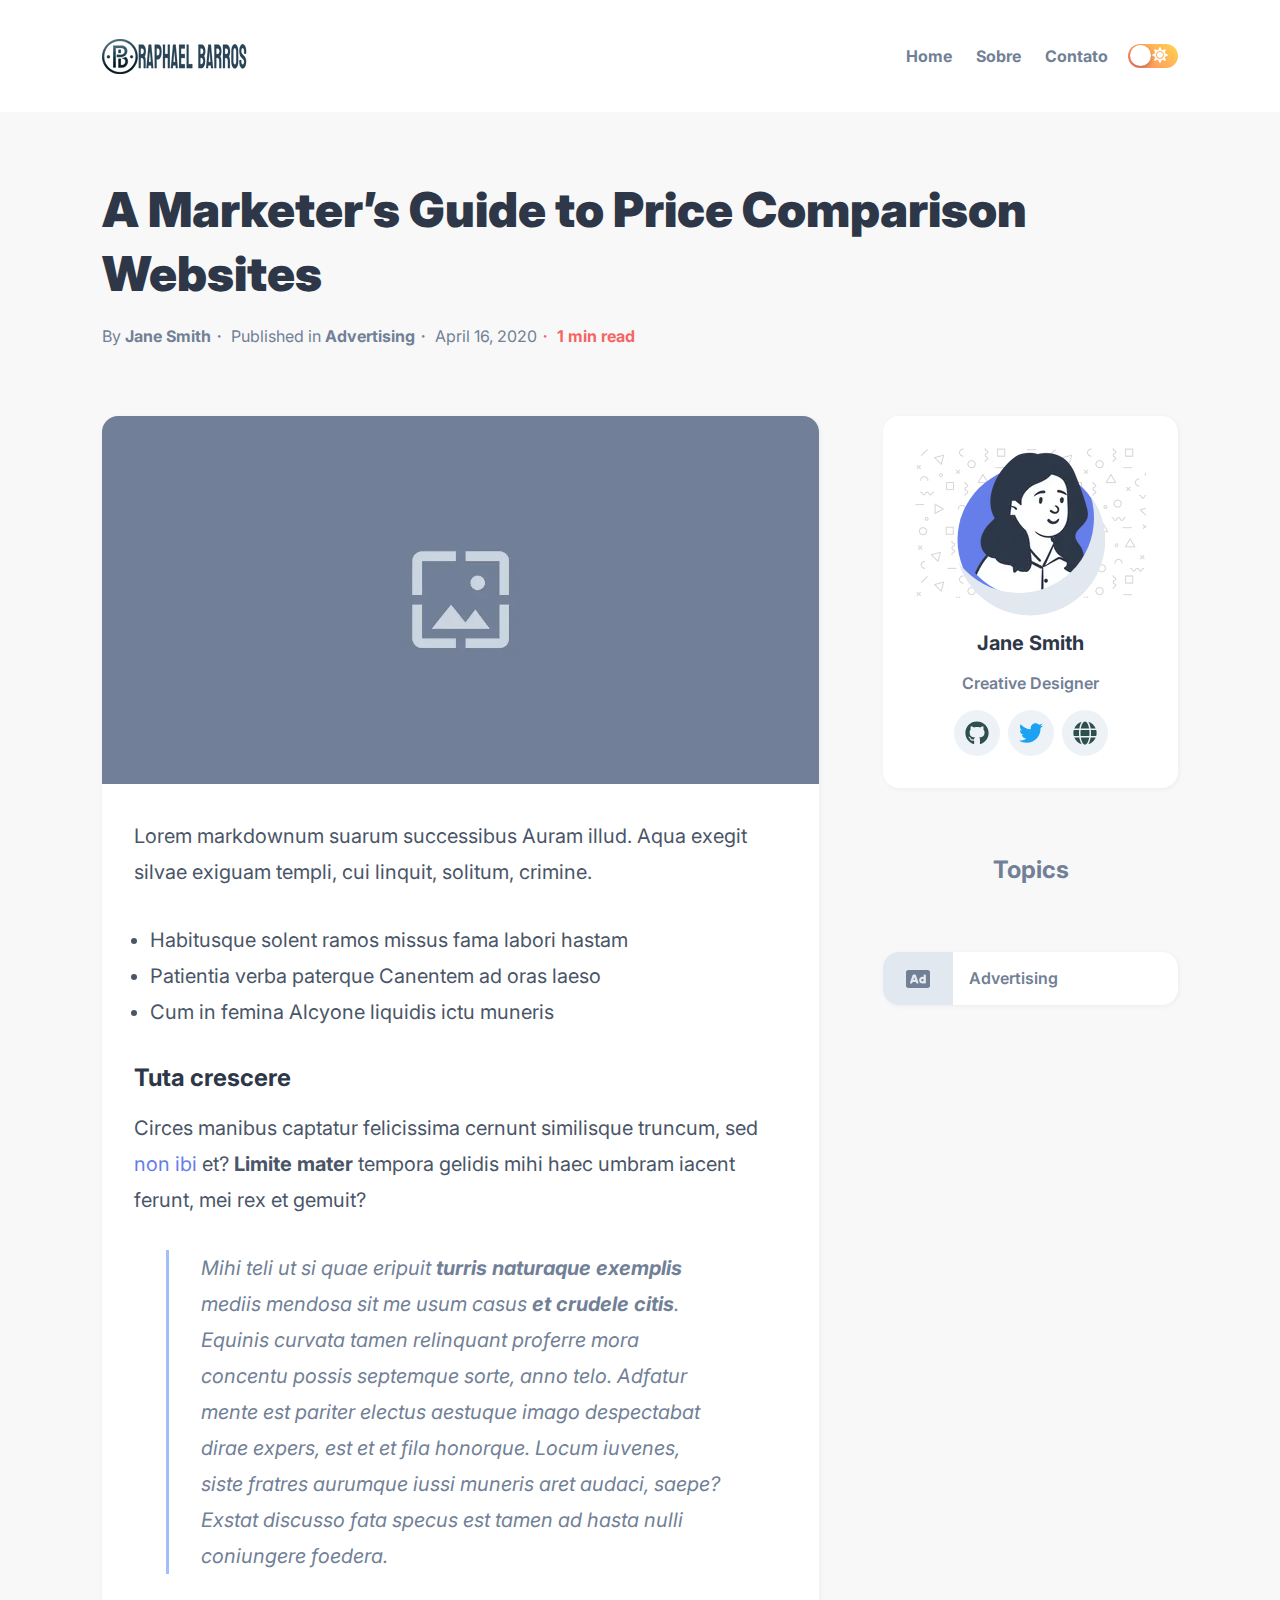
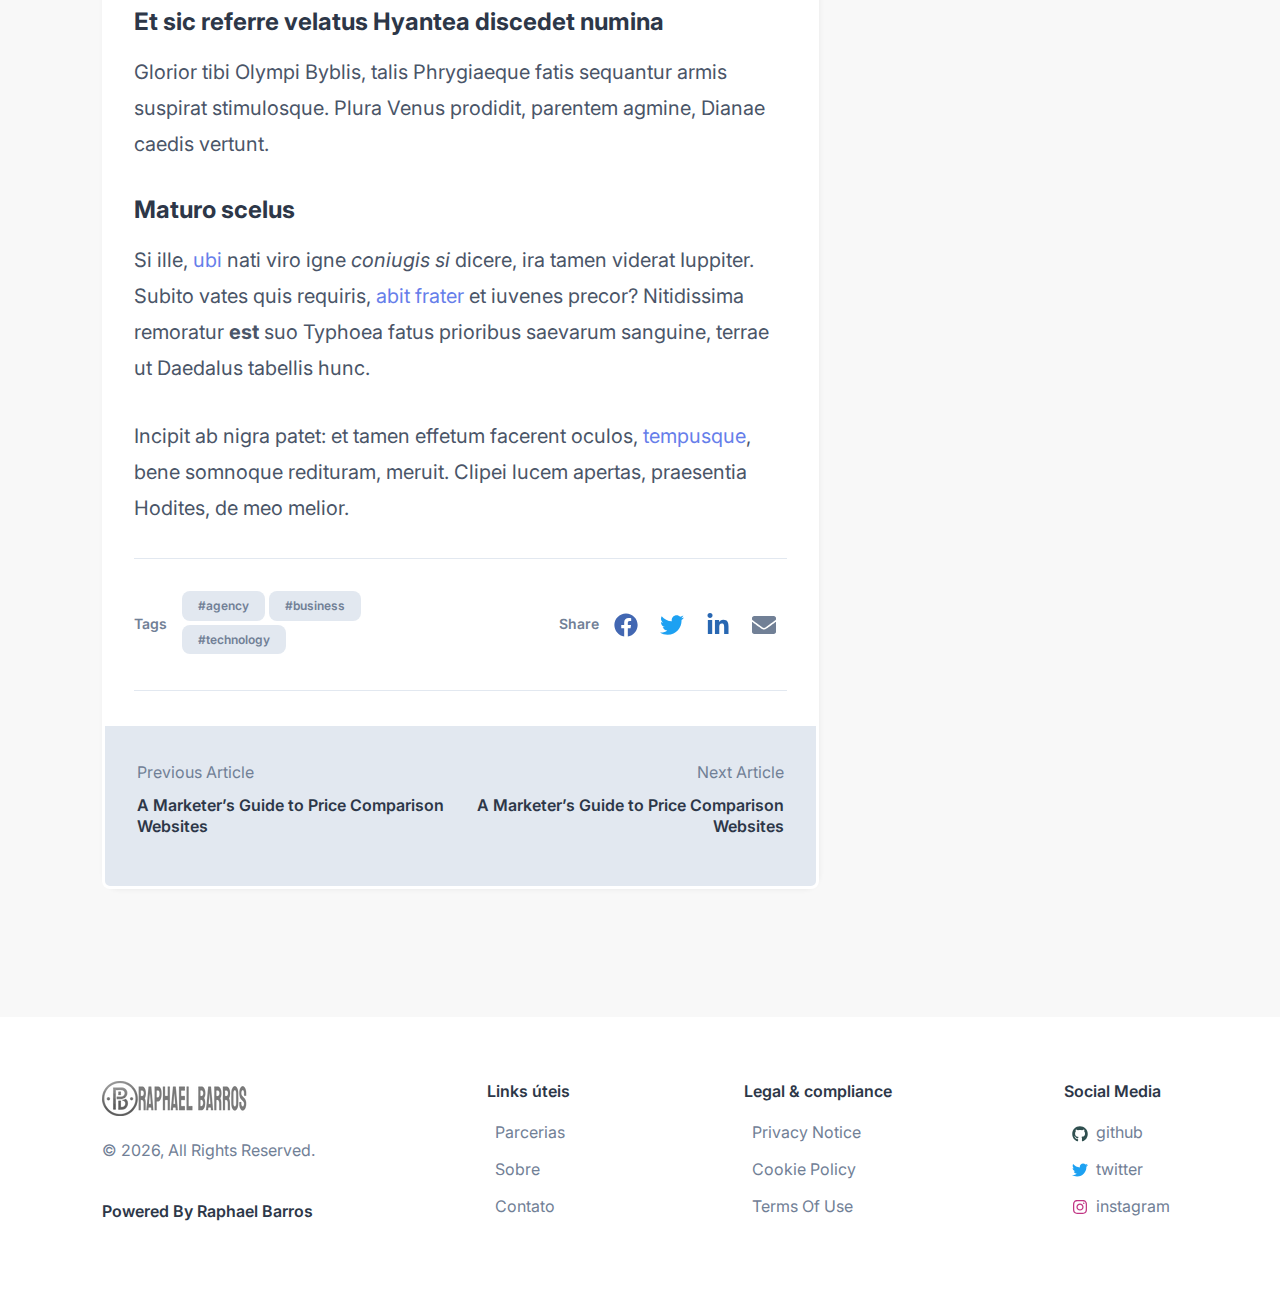
<file: a-marketers-guide-to-price-comparison-websites/index.html>
<!DOCTYPE html><html lang="en"><head><meta charSet="utf-8"/><meta http-equiv="x-ua-compatible" content="ie=edge"/><meta name="viewport" content="width=device-width, initial-scale=1, shrink-to-fit=no"/><meta name="generator" content="Gatsby 5.6.0"/><meta data-react-helmet="true" itemProp="name" content="A Marketer’s Guide to Price Comparison Websites"/><meta data-react-helmet="true" itemProp="description" content="Lorem markdownum suarum successibus Auram illud. Aqua exegit silvae exiguam
templi, cui linquit…"/><meta data-react-helmet="true" name="description" content="Lorem markdownum suarum successibus Auram illud. Aqua exegit silvae exiguam
templi, cui linquit…"/><meta data-react-helmet="true" property="og:title" content="A Marketer’s Guide to Price Comparison Websites"/><meta data-react-helmet="true" property="og:description" content="Lorem markdownum suarum successibus Auram illud. Aqua exegit silvae exiguam
templi, cui linquit…"/><meta data-react-helmet="true" property="og:type" content="article"/><meta data-react-helmet="true" property="og:site_name" content="Raphael Barros"/><meta data-react-helmet="true" property="og:image" content="https://raphaelbarros.com.br/static/a381cbe123484c239b97a005d5ce4a00/5e493/image.jpg"/><meta data-react-helmet="true" name="twitter:card" content="summary_large_image"/><meta data-react-helmet="true" name="twitter:site" content="Raphael Barros"/><meta data-react-helmet="true" name="twitter:title" content="A Marketer’s Guide to Price Comparison Websites"/><meta data-react-helmet="true" name="twitter:description" content="Lorem markdownum suarum successibus Auram illud. Aqua exegit silvae exiguam
templi, cui linquit…"/><meta data-react-helmet="true" name="twitter:creator" content="https://twitter.com/twitter"/><meta data-react-helmet="true" name="twitter:image" content="https://raphaelbarros.com.br/static/a381cbe123484c239b97a005d5ce4a00/5e493/image.jpg"/><meta data-react-helmet="true" name="article:published_time" content="April 16, 2020"/><meta data-react-helmet="true" name="twitter:label1" value="Reading time"/><meta data-react-helmet="true" name="twitter:data1" value="1 min read"/><meta name="theme-color" content="#5a67d8"/><style data-href="/styles.03000fb834c382676bf3.css" data-identity="gatsby-global-css">.rc-switch{background-color:#ccc;border:1px solid #ccc;border-radius:20px 20px;box-sizing:border-box;cursor:pointer;display:inline-block;height:22px;line-height:20px;overflow:hidden;padding:0;position:relative;transition:all .3s cubic-bezier(.35,0,.25,1);vertical-align:middle;width:44px}.rc-switch-inner-checked,.rc-switch-inner-unchecked{color:#fff;font-size:12px;position:absolute;top:0;transition:left .3s cubic-bezier(.35,0,.25,1)}.rc-switch-inner-checked{left:-14px}.rc-switch-inner-unchecked{left:24px}.rc-switch:after{animation-duration:.3s;animation-name:rcSwitchOff;animation-timing-function:cubic-bezier(.35,0,.25,1);background-color:#fff;border-radius:50% 50%;box-shadow:0 2px 5px rgba(0,0,0,.26);content:" ";cursor:pointer;height:18px;left:2px;position:absolute;top:1px;transform:scale(1);transition:left .3s cubic-bezier(.35,0,.25,1);width:18px}.rc-switch:hover:after{animation-name:rcSwitchOn;transform:scale(1.1)}.rc-switch:focus{box-shadow:0 0 0 2px #d5f1fd;outline:none}.rc-switch-checked{background-color:#87d068;border:1px solid #87d068}.rc-switch-checked .rc-switch-inner-checked{left:6px}.rc-switch-checked .rc-switch-inner-unchecked{left:44px}.rc-switch-checked:after{left:22px}.rc-switch-disabled{background:#ccc;border-color:#ccc;cursor:no-drop}.rc-switch-disabled:after{animation-name:none;background:#9e9e9e;cursor:no-drop}.rc-switch-disabled:hover:after{animation-name:none;transform:scale(1)}.rc-switch-label{display:inline-block;font-size:14px;line-height:20px;padding-left:10px;pointer-events:none;-webkit-user-select:text;user-select:text;vertical-align:middle;white-space:normal}@keyframes rcSwitchOn{0%{transform:scale(1)}50%{transform:scale(1.25)}to{transform:scale(1.1)}}@keyframes rcSwitchOff{0%{transform:scale(1.1)}to{transform:scale(1)}}@keyframes fadeInUp{0%{opacity:0;transform:translate3d(0,10%,0)}to{opacity:1;transform:translateZ(0)}}@keyframes fadeInDown{0%{opacity:0;transform:translate3d(0,-10%,0)}to{opacity:1;transform:translateZ(0)}}@keyframes fadeInLeft{0%{opacity:0;transform:translate3d(-20%,0,0)}to{opacity:1;transform:translateZ(0)}}@keyframes fadeInRight{0%{opacity:0;transform:translate3d(20%,0,0)}to{opacity:1;transform:translateZ(0)}}@keyframes fadeIn{0%{opacity:0}to{opacity:1}}@media screen and (min-width:768px){.react-reveal{animation-timing-function:cubic-bezier(.77,0,.175,1)}.fadeInUp{animation-name:fadeInUp}.fadeInDown{animation-name:fadeInDown}.fadeInLeft{animation-name:fadeInLeft}.fadeInRight{animation-name:fadeInRight}.fadeIn{animation-name:fadeIn}}@media not screen and (min-width:768px){.react-reveal{opacity:1!important}}.slick-slider{-webkit-touch-callout:none;-webkit-tap-highlight-color:transparent;box-sizing:border-box;touch-action:pan-y;-webkit-user-select:none;user-select:none;-khtml-user-select:none}.slick-list,.slick-slider{display:block;position:relative}.slick-list{margin:0;overflow:hidden;padding:0}.slick-list:focus{outline:none}.slick-list.dragging{cursor:pointer;cursor:hand}.slick-slider .slick-list,.slick-slider .slick-track{transform:translateZ(0)}.slick-track{display:block;left:0;margin-left:auto;margin-right:auto;position:relative;top:0}.slick-track:after,.slick-track:before{content:"";display:table}.slick-track:after{clear:both}.slick-loading .slick-track{visibility:hidden}.slick-slide{display:none;float:left;height:100%;min-height:1px}[dir=rtl] .slick-slide{float:right}.slick-slide img{display:block}.slick-slide.slick-loading img{display:none}.slick-slide.dragging img{pointer-events:none}.slick-initialized .slick-slide{display:block}.slick-loading .slick-slide{visibility:hidden}.slick-vertical .slick-slide{border:1px solid transparent;display:block;height:auto}.slick-arrow.slick-hidden{display:none}.with-animation .slick-slide{opacity:1;transform:scale(1);transform-origin:left;transition:all .6s ease}.with-animation .slick-slide.slick-active+:not(.slick-active){opacity:0;transform:scale(.7)}.slick-next,.slick-prev{position:absolute;top:50%;transform:translateY(-50%);z-index:2}.slick-prev{box-shadow:-1px 1px 3px 0 rgba(1,1,1,.1);left:-15px}.slick-next{box-shadow:1px 1px 3px 0 rgba(1,1,1,.1);right:-15px}.slick-dots{display:block;list-style:none;margin:0;padding:.5rem 0 0;position:absolute;text-align:center;text-align:right;top:-4rem;width:100%}.slick-dots li{cursor:pointer;display:inline-block;margin:0 5px;padding:0;position:relative}.slick-dots li button{background:transparent;background-color:#a0aec0;border:0;border-radius:100%;cursor:pointer;display:block;font-size:0;height:12px;line-height:0px;margin:5px;outline:none;width:12px}.slick-dots li.slick-active button{background-color:#4a5568}</style><style>.gatsby-image-wrapper{position:relative;overflow:hidden}.gatsby-image-wrapper picture.object-fit-polyfill{position:static!important}.gatsby-image-wrapper img{bottom:0;height:100%;left:0;margin:0;max-width:none;padding:0;position:absolute;right:0;top:0;width:100%;object-fit:cover}.gatsby-image-wrapper [data-main-image]{opacity:0;transform:translateZ(0);transition:opacity .25s linear;will-change:opacity}.gatsby-image-wrapper-constrained{display:inline-block;vertical-align:top}</style><noscript><style>.gatsby-image-wrapper noscript [data-main-image]{opacity:1!important}.gatsby-image-wrapper [data-placeholder-image]{opacity:0!important}</style></noscript><script type="module">const e="undefined"!=typeof HTMLImageElement&&"loading"in HTMLImageElement.prototype;e&&document.body.addEventListener("load",(function(e){const t=e.target;if(void 0===t.dataset.mainImage)return;if(void 0===t.dataset.gatsbyImageSsr)return;let a=null,n=t;for(;null===a&&n;)void 0!==n.parentNode.dataset.gatsbyImageWrapper&&(a=n.parentNode),n=n.parentNode;const o=a.querySelector("[data-placeholder-image]"),r=new Image;r.src=t.currentSrc,r.decode().catch((()=>{})).then((()=>{t.style.opacity=1,o&&(o.style.opacity=0,o.style.transition="opacity 500ms linear")}))}),!0);</script><link crossorigin="" href="https://fonts.gstatic.com/" rel="preconnect"/><link crossorigin="" href="https://fonts.googleapis.com/" rel="preconnect"/><title data-react-helmet="true">A Marketer’s Guide to Price Comparison Websites | Raphael Barros</title><script data-react-helmet="true" type="application/ld+json">{"@context":"https://schema.org","@type":"Article","headline":"A Marketer’s Guide to Price Comparison Websites","image":"https://raphaelbarros.com.br/static/a381cbe123484c239b97a005d5ce4a00/5e493/image.jpg","datePublished":"April 16, 2020","author":{"@type":"Person","name":"Jane Smith","url":"/author/jane-smith/"}}</script><script data-react-helmet="true" type="application/ld+json">{"@context":"https://schema.org","@type":"BreadcrumbList","itemListElement":[{"@type":"ListItem","position":1,"name":"Raphael Barros","item":"https://raphaelbarros.com.br"},{"@type":"ListItem","position":2,"name":"Advertising","item":"https://raphaelbarros.com.br/category/advertising/"}]}</script><link rel="sitemap" type="application/xml" href="/sitemap-index.xml"/><link rel="preconnect" href="https://www.google-analytics.com"/><link rel="dns-prefetch" href="https://www.google-analytics.com"/><link rel="icon" href="/favicon-32x32.png?v=b42d288b8c5a169f8ea286b302e18d45" type="image/png"/><link rel="manifest" href="/manifest.webmanifest" crossorigin="anonymous"/><link rel="apple-touch-icon" sizes="48x48" href="/icons/icon-48x48.png?v=b42d288b8c5a169f8ea286b302e18d45"/><link rel="apple-touch-icon" sizes="72x72" href="/icons/icon-72x72.png?v=b42d288b8c5a169f8ea286b302e18d45"/><link rel="apple-touch-icon" sizes="96x96" href="/icons/icon-96x96.png?v=b42d288b8c5a169f8ea286b302e18d45"/><link rel="apple-touch-icon" sizes="144x144" href="/icons/icon-144x144.png?v=b42d288b8c5a169f8ea286b302e18d45"/><link rel="apple-touch-icon" sizes="192x192" href="/icons/icon-192x192.png?v=b42d288b8c5a169f8ea286b302e18d45"/><link rel="apple-touch-icon" sizes="256x256" href="/icons/icon-256x256.png?v=b42d288b8c5a169f8ea286b302e18d45"/><link rel="apple-touch-icon" sizes="384x384" href="/icons/icon-384x384.png?v=b42d288b8c5a169f8ea286b302e18d45"/><link rel="apple-touch-icon" sizes="512x512" href="/icons/icon-512x512.png?v=b42d288b8c5a169f8ea286b302e18d45"/></head><body><div id="___gatsby"><div style="outline:none" tabindex="-1" id="gatsby-focus-wrapper"><style data-emotion-css="o12to9">body{--theme-ui-colors-text:var(--theme-ui-colors-text,#718096);--theme-ui-colors-article:var(--theme-ui-colors-article,#4a5568);--theme-ui-colors-heading:var(--theme-ui-colors-heading,#2d3748);--theme-ui-colors-alphaLighter:var(--theme-ui-colors-alphaLighter,#ebf4ff);--theme-ui-colors-alphaLight:var(--theme-ui-colors-alphaLight,#a3bffa);--theme-ui-colors-alpha:var(--theme-ui-colors-alpha,#667eea);--theme-ui-colors-alphaDark:var(--theme-ui-colors-alphaDark,#5a67d8);--theme-ui-colors-alphaDarker:var(--theme-ui-colors-alphaDarker,#434190);--theme-ui-colors-betaLighter:var(--theme-ui-colors-betaLighter,#faf5ff);--theme-ui-colors-betaLight:var(--theme-ui-colors-betaLight,#d6bcfa);--theme-ui-colors-beta:var(--theme-ui-colors-beta,#9f7aea);--theme-ui-colors-betaDark:var(--theme-ui-colors-betaDark,#805ad5);--theme-ui-colors-betaDarker:var(--theme-ui-colors-betaDarker,#553c9a);--theme-ui-colors-omegaLighter:var(--theme-ui-colors-omegaLighter,#edf2f7);--theme-ui-colors-omegaLight:var(--theme-ui-colors-omegaLight,#e2e8f0);--theme-ui-colors-omega:var(--theme-ui-colors-omega,#a0aec0);--theme-ui-colors-omegaDark:var(--theme-ui-colors-omegaDark,#718096);--theme-ui-colors-omegaDarker:var(--theme-ui-colors-omegaDarker,#2d3748);--theme-ui-colors-successLight:var(--theme-ui-colors-successLight,#f0fff4);--theme-ui-colors-success:var(--theme-ui-colors-success,#48bb78);--theme-ui-colors-errorLight:var(--theme-ui-colors-errorLight,#fff5f5);--theme-ui-colors-error:var(--theme-ui-colors-error,#f56565);--theme-ui-colors-white:var(--theme-ui-colors-white,#fff);--theme-ui-colors-background:var(--theme-ui-colors-background,#f8f8f8);--theme-ui-colors-contentBg:var(--theme-ui-colors-contentBg,#fff);--theme-ui-colors-headerBg:var(--theme-ui-colors-headerBg,#fff);--theme-ui-colors-footerBg:var(--theme-ui-colors-footerBg,#fff);--theme-ui-colors-mute:var(--theme-ui-colors-mute,#e2e8f0);--theme-ui-colors-highlight:var(--theme-ui-colors-highlight,#edf2f7);color:var(--theme-ui-colors-text,#718096);background-color:var(--theme-ui-colors-background,#f8f8f8);}body.theme-ui-dark{--theme-ui-colors-alphaLighter:var(--theme-ui-colors-modes-dark-alphaLighter,#434190);--theme-ui-colors-alphaLight:var(--theme-ui-colors-modes-dark-alphaLight,#5a67d8);--theme-ui-colors-alphaDark:var(--theme-ui-colors-modes-dark-alphaDark,#a3bffa);--theme-ui-colors-alphaDarker:var(--theme-ui-colors-modes-dark-alphaDarker,#ebf4ff);--theme-ui-colors-betaLighter:var(--theme-ui-colors-modes-dark-betaLighter,#553c9a);--theme-ui-colors-betaLight:var(--theme-ui-colors-modes-dark-betaLight,#805ad5);--theme-ui-colors-betaDark:var(--theme-ui-colors-modes-dark-betaDark,#d6bcfa);--theme-ui-colors-betaDarker:var(--theme-ui-colors-modes-dark-betaDarker,#faf5ff);--theme-ui-colors-omegaLighter:var(--theme-ui-colors-modes-dark-omegaLighter,#2d3748);--theme-ui-colors-omegaLight:var(--theme-ui-colors-modes-dark-omegaLight,#718096);--theme-ui-colors-omegaDark:var(--theme-ui-colors-modes-dark-omegaDark,#e2e8f0);--theme-ui-colors-omegaDarker:var(--theme-ui-colors-modes-dark-omegaDarker,#edf2f7);--theme-ui-colors-text:var(--theme-ui-colors-modes-dark-text,#cbd5e0);--theme-ui-colors-article:var(--theme-ui-colors-modes-dark-article,#e2e8f0);--theme-ui-colors-heading:var(--theme-ui-colors-modes-dark-heading,#edf2f7);--theme-ui-colors-background:var(--theme-ui-colors-modes-dark-background,#1a202c);--theme-ui-colors-contentBg:var(--theme-ui-colors-modes-dark-contentBg,#2d3748);--theme-ui-colors-headerBg:var(--theme-ui-colors-modes-dark-headerBg,#2d3748);--theme-ui-colors-footerBg:var(--theme-ui-colors-modes-dark-footerBg,#2d3748);--theme-ui-colors-mute:var(--theme-ui-colors-modes-dark-mute,#718096);}</style><style data-emotion-css="wxng5j">*{box-sizing:border-box;}body{margin:0;font-family:'Inter',sans-serif;font-size:1rem;font-weight:normal;line-height:1.8;-webkit-font-smoothing:antialiased;-webkit-text-decoration:none;text-decoration:none;}</style><style data-emotion-css="130izn8">.css-130izn8{box-sizing:border-box;margin:0;min-width:0;-webkit-flex-direction:column;-ms-flex-direction:column;flex-direction:column;height:100vh;display:-webkit-box;display:-webkit-flex;display:-ms-flexbox;display:flex;}</style><div class="css-130izn8"><style data-emotion-css="166sefx">html{font-size:85%;-webkit-scroll-behavior:smooth;-moz-scroll-behavior:smooth;-ms-scroll-behavior:smooth;scroll-behavior:smooth;}@media screen and (min-width:640px){html{font-size:90%;}}@media screen and (min-width:768px){html{font-size:95%;}}@media screen and (min-width:1024px){html{font-size:100%;}}::selection{color:var(--theme-ui-colors-white,#fff);background:var(--theme-ui-colors-omegaDark,#718096);}</style><style data-emotion-css="8quyoq">.css-8quyoq{box-sizing:border-box;margin:0;min-width:0;position:relative;background-color:var(--theme-ui-colors-headerBg,#fff);}</style><div class="css-8quyoq"><style data-emotion-css="1s3ligh">.css-1s3ligh{box-sizing:border-box;margin:0;min-width:0;width:100%;max-width:1140px;margin-left:auto;margin-right:auto;padding-left:1rem;padding-right:1rem;position:relative;z-index:10;}@media screen and (min-width:640px){.css-1s3ligh{padding-left:2rem;padding-right:2rem;}}</style><div class="css-1s3ligh"><style data-emotion-css="16oqm0b">.css-16oqm0b{box-sizing:border-box;margin:0;min-width:0;-webkit-box-pack:justify;-webkit-justify-content:space-between;-ms-flex-pack:justify;justify-content:space-between;-webkit-align-items:center;-webkit-box-align:center;-ms-flex-align:center;align-items:center;height:6rem;padding-top:1rem;padding-bottom:1rem;display:-webkit-box;display:-webkit-flex;display:-ms-flexbox;display:flex;}@media screen and (min-width:640px){.css-16oqm0b{height:7rem;padding-top:2rem;padding-bottom:2rem;}}</style><div class="css-16oqm0b"><style data-emotion-css="1q5edj3">.css-1q5edj3{box-sizing:border-box;margin:0;min-width:0;-webkit-flex-basis:100%;-ms-flex-preferred-size:100%;flex-basis:100%;}@media screen and (min-width:768px){.css-1q5edj3{-webkit-flex-basis:33.333333%;-ms-flex-preferred-size:33.333333%;flex-basis:33.333333%;}}</style><div class="css-1q5edj3"><style data-emotion-css="1j6pvph">.css-1j6pvph{box-sizing:border-box;margin:0;min-width:0;font-family:'Inter',sans-serif;font-weight:bold;line-height:1.33;display:block;color:var(--theme-ui-colors-heading,#2d3748);font-weight:bold;-webkit-text-decoration:none;text-decoration:none;margin-bottom:1rem;font-size:1.5rem;margin:0;}</style><a alt="Raphael Barros" aria-label="Raphael Barros" class="css-1j6pvph" href="/"><div data-gatsby-image-wrapper="" style="vertical-align:middle" class="gatsby-image-wrapper gatsby-image-wrapper-constrained"><div style="max-width:150px;display:block"><img alt="" role="presentation" aria-hidden="true" src="data:image/svg+xml;charset=utf-8,%3Csvg%20height=&#x27;35&#x27;%20width=&#x27;150&#x27;%20xmlns=&#x27;http://www.w3.org/2000/svg&#x27;%20version=&#x27;1.1&#x27;%3E%3C/svg%3E" style="max-width:100%;display:block;position:static"/></div><div aria-hidden="true" data-placeholder-image="" style="opacity:1;transition:opacity 500ms linear"></div><picture><source type="image/webp" srcSet="/static/8cee5cd95278dc5167c6cfb72acf5fe1/67108/logo.webp 38w,/static/8cee5cd95278dc5167c6cfb72acf5fe1/38397/logo.webp 75w,/static/8cee5cd95278dc5167c6cfb72acf5fe1/edeef/logo.webp 150w,/static/8cee5cd95278dc5167c6cfb72acf5fe1/471f0/logo.webp 300w" sizes="(min-width: 150px) 150px, 100vw"/><img data-gatsby-image-ssr="" data-main-image="" style="opacity:0" sizes="(min-width: 150px) 150px, 100vw" decoding="async" loading="eager" src="/static/8cee5cd95278dc5167c6cfb72acf5fe1/a15e9/logo.png" srcSet="/static/8cee5cd95278dc5167c6cfb72acf5fe1/6e6b3/logo.png 38w,/static/8cee5cd95278dc5167c6cfb72acf5fe1/7e8ff/logo.png 75w,/static/8cee5cd95278dc5167c6cfb72acf5fe1/a15e9/logo.png 150w,/static/8cee5cd95278dc5167c6cfb72acf5fe1/86eb4/logo.png 300w" alt="Raphael Barros"/></picture><noscript><picture><source type="image/webp" srcSet="/static/8cee5cd95278dc5167c6cfb72acf5fe1/67108/logo.webp 38w,/static/8cee5cd95278dc5167c6cfb72acf5fe1/38397/logo.webp 75w,/static/8cee5cd95278dc5167c6cfb72acf5fe1/edeef/logo.webp 150w,/static/8cee5cd95278dc5167c6cfb72acf5fe1/471f0/logo.webp 300w" sizes="(min-width: 150px) 150px, 100vw"/><img data-gatsby-image-ssr="" data-main-image="" style="opacity:0" sizes="(min-width: 150px) 150px, 100vw" decoding="async" loading="eager" src="/static/8cee5cd95278dc5167c6cfb72acf5fe1/a15e9/logo.png" srcSet="/static/8cee5cd95278dc5167c6cfb72acf5fe1/6e6b3/logo.png 38w,/static/8cee5cd95278dc5167c6cfb72acf5fe1/7e8ff/logo.png 75w,/static/8cee5cd95278dc5167c6cfb72acf5fe1/a15e9/logo.png 150w,/static/8cee5cd95278dc5167c6cfb72acf5fe1/86eb4/logo.png 300w" alt="Raphael Barros"/></picture></noscript><script type="module">const t="undefined"!=typeof HTMLImageElement&&"loading"in HTMLImageElement.prototype;if(t){const t=document.querySelectorAll("img[data-main-image]");for(let e of t){e.dataset.src&&(e.setAttribute("src",e.dataset.src),e.removeAttribute("data-src")),e.dataset.srcset&&(e.setAttribute("srcset",e.dataset.srcset),e.removeAttribute("data-srcset"));const t=e.parentNode.querySelectorAll("source[data-srcset]");for(let e of t)e.setAttribute("srcset",e.dataset.srcset),e.removeAttribute("data-srcset");e.complete&&(e.style.opacity=1,e.parentNode.parentNode.querySelector("[data-placeholder-image]").style.opacity=0)}}</script></div></a></div><style data-emotion-css="163yhbe">.css-163yhbe{box-sizing:border-box;margin:0;min-width:0;-webkit-flex-basis:auto;-ms-flex-preferred-size:auto;flex-basis:auto;min-width:auto;-webkit-order:3;-ms-flex-order:3;order:3;margin-left:1rem;margin-right:1rem;}@media screen and (min-width:768px){.css-163yhbe{-webkit-flex-basis:33.333333%;-ms-flex-preferred-size:33.333333%;flex-basis:33.333333%;-webkit-order:unset;-ms-flex-order:unset;order:unset;}}</style><div class="css-163yhbe"></div><style data-emotion-css="td4tiv">.css-td4tiv{box-sizing:border-box;margin:0;min-width:0;-webkit-flex-basis:auto;-ms-flex-preferred-size:auto;flex-basis:auto;min-width:auto;-webkit-order:4;-ms-flex-order:4;order:4;}@media screen and (min-width:768px){.css-td4tiv{-webkit-flex-basis:33.333333%;-ms-flex-preferred-size:33.333333%;flex-basis:33.333333%;-webkit-order:unset;-ms-flex-order:unset;order:unset;}}</style><div class="css-td4tiv"><style data-emotion-css="mzyruo">.css-mzyruo{box-sizing:border-box;margin:0;min-width:0;display:none;}@media screen and (min-width:768px){.css-mzyruo{display:block;}}</style><div class="css-mzyruo"><style data-emotion-css="yo0yuz">.css-yo0yuz{box-sizing:border-box;margin:0;min-width:0;-webkit-flex-direction:row;-ms-flex-direction:row;flex-direction:row;-webkit-box-pack:end;-webkit-justify-content:flex-end;-ms-flex-pack:end;justify-content:flex-end;-webkit-flex-wrap:wrap;-ms-flex-wrap:wrap;flex-wrap:wrap;display:-webkit-box;display:-webkit-flex;display:-ms-flexbox;display:flex;}</style><div class="css-yo0yuz"><style data-emotion-css="f5zorj">.css-f5zorj{box-sizing:border-box;margin:0;min-width:0;color:inherit;-webkit-text-decoration:none;text-decoration:none;font-weight:700;display:inline-block;color:var(--theme-ui-colors-omegaDark,#718096);-webkit-text-decoration:none;text-decoration:none;-webkit-user-select:none;-moz-user-select:none;-ms-user-select:none;user-select:none;padding:0.25rem;margin:0;margin-left:0.5rem;margin-right:0.5rem;}.css-f5zorj:hover,.css-f5zorj:focus,.css-f5zorj.active{color:primary;}.css-f5zorj:visited{color:var(--theme-ui-colors-omegaDark,#718096);}.css-f5zorj:hover{color:var(--theme-ui-colors-alpha,#667eea);}.css-f5zorj svg{display:block;margin-left:auto;margin-right:auto;margin-bottom:0.25rem;}</style><a class="css-f5zorj" href="/">Home</a><a class="css-f5zorj" href="/about/">Sobre</a><a class="css-f5zorj" href="/contact/">Contato</a></div></div><style data-emotion-css="13pi9m9">.css-13pi9m9{box-sizing:border-box;margin:0;min-width:0;display:block;}@media screen and (min-width:768px){.css-13pi9m9{display:none;}}</style><div class="css-13pi9m9"><style data-emotion-css="1xw2bw6">.css-1xw2bw6{box-sizing:border-box;margin:0;min-width:0;-webkit-appearance:none;-moz-appearance:none;appearance:none;display:-webkit-inline-box;display:-webkit-inline-flex;display:-ms-inline-flexbox;display:inline-flex;-webkit-align-items:center;-webkit-box-align:center;-ms-flex-align:center;align-items:center;-webkit-box-pack:center;-webkit-justify-content:center;-ms-flex-pack:center;justify-content:center;padding:0.25rem;width:32px;height:32px;color:inherit;background-color:transparent;border:none;border-radius:4px;display:inline-block;min-width:auto;-webkit-align-items:center;-webkit-box-align:center;-ms-flex-align:center;align-items:center;-webkit-box-pack:space-evenly;-webkit-justify-content:space-evenly;-ms-flex-pack:space-evenly;justify-content:space-evenly;outline:0;-webkit-user-select:none;-moz-user-select:none;-ms-user-select:none;user-select:none;-webkit-tap-highlight-color:transparent;-webkit-touch-callout:none;-webkit-user-select:none;-khtml-user-select:none;-moz-user-select:none;-ms-user-select:none;border-radius:9999px;cursor:pointer;border-width:3px;border-style:solid;-webkit-transition:all 250ms ease;transition:all 250ms ease;box-sizing:initial;color:var(--theme-ui-colors-omega,#a0aec0);border-color:transparent;vertical-align:middle;width:24px;height:24px;padding:0.5rem;background-color:var(--theme-ui-colors-omegaLighter,#edf2f7);-webkit-transition:left 0.3s cubic-bezier(0.78,0.14,0.15,0.86);transition:left 0.3s cubic-bezier(0.78,0.14,0.15,0.86);left:-2rem;}.css-1xw2bw6 +a,.css-1xw2bw6 + button{margin-left:0.5rem;}.css-1xw2bw6 svg{width:24px;height:24px;}@media (hover:hover) and (pointer:fine){.css-1xw2bw6:hover{background-color:var(--theme-ui-colors-alpha,#667eea);color:var(--theme-ui-colors-white,#fff);}.css-1xw2bw6:hover svg{fill:var(--theme-ui-colors-white,#fff);}}.css-1xw2bw6:before{display:none;}@media screen and (min-width:768px){.css-1xw2bw6{display:none;}}</style><button aria-label="Menu" class="css-1xw2bw6"><svg stroke="currentColor" fill="currentColor" stroke-width="0" viewBox="0 0 448 512" height="1em" width="1em" xmlns="http://www.w3.org/2000/svg"><path d="M16 132h416c8.837 0 16-7.163 16-16V76c0-8.837-7.163-16-16-16H16C7.163 60 0 67.163 0 76v40c0 8.837 7.163 16 16 16zm0 160h416c8.837 0 16-7.163 16-16v-40c0-8.837-7.163-16-16-16H16c-8.837 0-16 7.163-16 16v40c0 8.837 7.163 16 16 16zm0 160h416c8.837 0 16-7.163 16-16v-40c0-8.837-7.163-16-16-16H16c-8.837 0-16 7.163-16 16v40c0 8.837 7.163 16 16 16z"></path></svg></button><style data-emotion-css="ifm721">.css-ifm721{box-sizing:border-box;margin:0;min-width:0;position:fixed;top:0;right:0;-webkit-transform:translate(100%,0);-ms-transform:translate(100%,0);transform:translate(100%,0);width:75%;height:100vh;background-color:var(--theme-ui-colors-contentBg,#fff);-webkit-transition:all .5s cubic-bezier(.77,0,.175,1);transition:all .5s cubic-bezier(.77,0,.175,1);z-index:99;}.css-ifm721 open{-webkit-transform:translate(0,0);-ms-transform:translate(0,0);transform:translate(0,0);box-shadow:0 0 45px 0 rgba(0,0,0,.25);}</style><div class="css-ifm721"><style data-emotion-css="kovx41">.css-kovx41{box-sizing:border-box;margin:0;min-width:0;position:relative;height:100%;z-index:2;background-color:var(--theme-ui-colors-contentBg,#fff);overflow-y:scroll;font-size:1.25rem;padding:4rem;}</style><div class="css-kovx41"></div></div><style data-emotion-css="1ylv1n">.css-1ylv1n{box-sizing:border-box;margin:0;min-width:0;position:fixed;top:0;right:100%;width:100%;height:100%;background-color:#222;opacity:0;-webkit-transition:opacity .5s cubic-bezier(.77,0,.175,1);transition:opacity .5s cubic-bezier(.77,0,.175,1);z-index:90;}</style><div class="css-1ylv1n"></div></div></div><style data-emotion-css="w1ne5u">.css-w1ne5u{box-sizing:border-box;margin:0;min-width:0;min-width:auto;-webkit-order:2;-ms-flex-order:2;order:2;}@media screen and (min-width:768px){.css-w1ne5u{-webkit-order:unset;-ms-flex-order:unset;order:unset;}}</style><div class="css-w1ne5u"><style data-emotion-css="vurnku">.css-vurnku{box-sizing:border-box;margin:0;min-width:0;}</style><div class="css-vurnku"><style data-emotion-css="ipwkuf">.css-ipwkuf{box-sizing:border-box;margin:0;min-width:0;-webkit-appearance:none;-moz-appearance:none;appearance:none;display:-webkit-inline-box;display:-webkit-inline-flex;display:-ms-inline-flexbox;display:inline-flex;-webkit-align-items:center;-webkit-box-align:center;-ms-flex-align:center;align-items:center;-webkit-box-pack:center;-webkit-justify-content:center;-ms-flex-pack:center;justify-content:center;padding:0.25rem;width:32px;height:32px;color:inherit;background-color:transparent;border:none;border-radius:4px;display:inline-block;min-width:auto;-webkit-align-items:center;-webkit-box-align:center;-ms-flex-align:center;align-items:center;-webkit-box-pack:space-evenly;-webkit-justify-content:space-evenly;-ms-flex-pack:space-evenly;justify-content:space-evenly;outline:0;-webkit-user-select:none;-moz-user-select:none;-ms-user-select:none;user-select:none;-webkit-tap-highlight-color:transparent;-webkit-touch-callout:none;-webkit-user-select:none;-khtml-user-select:none;-moz-user-select:none;-ms-user-select:none;border-radius:9999px;cursor:pointer;border-width:3px;border-style:solid;-webkit-transition:all 250ms ease;transition:all 250ms ease;box-sizing:initial;color:var(--theme-ui-colors-omega,#a0aec0);border-color:transparent;vertical-align:middle;width:24px;height:24px;padding:0.5rem;background-color:var(--theme-ui-colors-omegaLighter,#edf2f7);display:block;}.css-ipwkuf +a,.css-ipwkuf + button{margin-left:0.5rem;}.css-ipwkuf svg{width:24px;height:24px;}@media (hover:hover) and (pointer:fine){.css-ipwkuf:hover{background-color:var(--theme-ui-colors-alpha,#667eea);color:var(--theme-ui-colors-white,#fff);}.css-ipwkuf:hover svg{fill:var(--theme-ui-colors-white,#fff);}}.css-ipwkuf:before{display:none;}@media screen and (min-width:768px){.css-ipwkuf{display:none;}}</style><button aria-label="Toggle dark mode" class="css-ipwkuf"><svg stroke="currentColor" fill="currentColor" stroke-width="0" viewBox="0 0 512 512" height="1em" width="1em" xmlns="http://www.w3.org/2000/svg"><path d="M256 160c-52.9 0-96 43.1-96 96s43.1 96 96 96 96-43.1 96-96-43.1-96-96-96zm246.4 80.5l-94.7-47.3 33.5-100.4c4.5-13.6-8.4-26.5-21.9-21.9l-100.4 33.5-47.4-94.8c-6.4-12.8-24.6-12.8-31 0l-47.3 94.7L92.7 70.8c-13.6-4.5-26.5 8.4-21.9 21.9l33.5 100.4-94.7 47.4c-12.8 6.4-12.8 24.6 0 31l94.7 47.3-33.5 100.5c-4.5 13.6 8.4 26.5 21.9 21.9l100.4-33.5 47.3 94.7c6.4 12.8 24.6 12.8 31 0l47.3-94.7 100.4 33.5c13.6 4.5 26.5-8.4 21.9-21.9l-33.5-100.4 94.7-47.3c13-6.5 13-24.7.2-31.1zm-155.9 106c-49.9 49.9-131.1 49.9-181 0-49.9-49.9-49.9-131.1 0-181 49.9-49.9 131.1-49.9 181 0 49.9 49.9 49.9 131.1 0 181z"></path></svg></button><style data-emotion-css="cqu7wq">.css-cqu7wq{display:none;}@media screen and (min-width:768px){.css-cqu7wq{display:block;}}.css-cqu7wq.rc-switch{background:linear-gradient(45deg,#FF7D6B,#FFD64C);border:0;width:50px;height:24px;}.css-cqu7wq.rc-switch:focus{box-shadow:none;}.css-cqu7wq.rc-switch-checked{background:linear-gradient(45deg,#3366FF,#AC15B8);border:0;}.css-cqu7wq.rc-switch:after{width:21px;height:21px;}.css-cqu7wq.rc-switch-checked:after{left:auto;right:2px;}.css-cqu7wq .rc-switch-inner{font-size:unset;top:1px;left:26px;}.css-cqu7wq.rc-switch-checked .rc-switch-inner{left:7px;}</style><button aria-label="Toggle dark mode" type="button" role="switch" aria-checked="false" class="rc-switch css-cqu7wq"><span class="rc-switch-inner"><span class="rc-switch-inner-checked"><style data-emotion-css="uk6cul">.css-uk6cul{vertical-align:middle;}</style><svg stroke="currentColor" fill="currentColor" stroke-width="0" viewBox="0 0 512 512" class="css-uk6cul" height="16" width="16" xmlns="http://www.w3.org/2000/svg"><path d="M283.211 512c78.962 0 151.079-35.925 198.857-94.792 7.068-8.708-.639-21.43-11.562-19.35-124.203 23.654-238.262-71.576-238.262-196.954 0-72.222 38.662-138.635 101.498-174.394 9.686-5.512 7.25-20.197-3.756-22.23A258.156 258.156 0 0 0 283.211 0c-141.309 0-256 114.511-256 256 0 141.309 114.511 256 256 256z"></path></svg></span><span class="rc-switch-inner-unchecked"><svg stroke="currentColor" fill="currentColor" stroke-width="0" viewBox="0 0 512 512" class="css-uk6cul" height="16" width="16" xmlns="http://www.w3.org/2000/svg"><path d="M256 160c-52.9 0-96 43.1-96 96s43.1 96 96 96 96-43.1 96-96-43.1-96-96-96zm246.4 80.5l-94.7-47.3 33.5-100.4c4.5-13.6-8.4-26.5-21.9-21.9l-100.4 33.5-47.4-94.8c-6.4-12.8-24.6-12.8-31 0l-47.3 94.7L92.7 70.8c-13.6-4.5-26.5 8.4-21.9 21.9l33.5 100.4-94.7 47.4c-12.8 6.4-12.8 24.6 0 31l94.7 47.3-33.5 100.5c-4.5 13.6 8.4 26.5 21.9 21.9l100.4-33.5 47.3 94.7c6.4 12.8 24.6 12.8 31 0l47.3-94.7 100.4 33.5c13.6 4.5 26.5-8.4 21.9-21.9l-33.5-100.4 94.7-47.3c13-6.5 13-24.7.2-31.1zm-155.9 106c-49.9 49.9-131.1 49.9-181 0-49.9-49.9-49.9-131.1 0-181 49.9-49.9 131.1-49.9 181 0 49.9 49.9 49.9 131.1 0 181z"></path></svg></span></span></button></div></div></div></div></div><style data-emotion-css="1qe1pxe">.css-1qe1pxe{box-sizing:border-box;margin:0;min-width:0;-webkit-flex:1 1 auto;-ms-flex:1 1 auto;flex:1 1 auto;}</style><div class="css-1qe1pxe"><style data-emotion-css="1b24wpc">.css-1b24wpc{box-sizing:border-box;margin:0;min-width:0;min-width:auto;border-top-style:solid;border-top-color:transparent;border-top-width:2px;height:0;margin-top:1rem;margin-bottom:1rem;}@media screen and (min-width:640px){.css-1b24wpc{margin-top:2rem;margin-bottom:2rem;}}</style><div class="css-1b24wpc"></div><style data-emotion-css="bh18vc">.css-bh18vc{box-sizing:border-box;margin:0;min-width:0;width:100%;max-width:1140px;margin-left:auto;margin-right:auto;max-width:1140px;padding-left:1rem;padding-right:1rem;}@media screen and (min-width:640px){.css-bh18vc{padding-left:2rem;padding-right:2rem;}}</style><div class="css-bh18vc"><style data-emotion-css="4p9r15">.css-4p9r15{box-sizing:border-box;margin:0;min-width:0;width:100%;max-width:1140px;margin-left:auto;margin-right:auto;max-width:none;}</style><div class="css-4p9r15"><style data-emotion-css="4cffwv">.css-4cffwv{box-sizing:border-box;margin:0;min-width:0;display:-webkit-box;display:-webkit-flex;display:-ms-flexbox;display:flex;}</style><div class="css-4cffwv"><div><style data-emotion-css="19bg7qi">.css-19bg7qi{box-sizing:border-box;margin:0;min-width:0;font-family:'Inter',sans-serif;font-weight:bold;line-height:1.33;display:block;color:var(--theme-ui-colors-heading,#2d3748);font-weight:900;-webkit-text-decoration:none;text-decoration:none;margin-bottom:1rem;font-size:1.875rem;}@media screen and (min-width:640px){.css-19bg7qi{font-size:2.25rem;}}@media screen and (min-width:1024px){.css-19bg7qi{font-size:3rem;}}</style><h1 class="css-19bg7qi">A Marketer’s Guide to Price Comparison Websites<!-- --> </h1><style data-emotion-css="1qsrduq">.css-1qsrduq{box-sizing:border-box;margin:0;min-width:0;display:block;color:var(--theme-ui-colors-heading,#2d3748);font-weight:600;-webkit-text-decoration:none;text-decoration:none;margin-bottom:1rem;font-size:1rem;font-weight:normal;color:var(--theme-ui-colors-omegaDark,#718096);margin-bottom:0;}</style><div class="css-1qsrduq"><style data-emotion-css="dwcav6">.css-dwcav6{box-sizing:border-box;margin:0;min-width:0;}.css-dwcav6 > *:not(:last-child) + *:before{content:" ・ ";}</style><div class="css-dwcav6"><style data-emotion-css="12hibeq">.css-12hibeq{box-sizing:border-box;margin:0;min-width:0;display:inline-block;}</style><div class="css-12hibeq">By <style data-emotion-css="x0ewr6">.css-x0ewr6{box-sizing:border-box;margin:0;min-width:0;color:var(--theme-ui-colors-omegaDark,#718096);-webkit-text-decoration:none;text-decoration:none;-webkit-user-select:none;-moz-user-select:none;-ms-user-select:none;user-select:none;}.css-x0ewr6:visited{color:var(--theme-ui-colors-omegaDark,#718096);}.css-x0ewr6:hover{color:var(--theme-ui-colors-alpha,#667eea);}</style><a class="css-x0ewr6" href="/author/jane-smith/"><strong>Jane Smith</strong></a></div><div class="css-12hibeq">Published in <a class="css-x0ewr6" href="/category/advertising/"><strong>Advertising</strong></a></div><div class="css-12hibeq">April 16, 2020</div><style data-emotion-css="15yawki">.css-15yawki{box-sizing:border-box;margin:0;min-width:0;display:inline-block;color:var(--theme-ui-colors-error,#f56565);}</style><div class="css-15yawki"><strong>1<!-- --> min read</strong></div></div></div></div></div></div></div><div class="css-1b24wpc"></div><div class="css-bh18vc"><div class="css-4p9r15"><div class="css-4cffwv"><style data-emotion-css="1o15qec">.css-1o15qec{box-sizing:border-box;margin:0;min-width:0;width:100%;max-width:1140px;margin-left:auto;margin-right:auto;-webkit-flex:1;-ms-flex:1;flex:1;margin-left:0;}</style><div class="css-1o15qec"><style data-emotion-css="1yus8ce">.css-1yus8ce{box-sizing:border-box;margin:0;min-width:0;background-color:var(--theme-ui-colors-contentBg,#fff);border-radius:1rem;-webkit-transition: -webkit-transform 250ms ease, box-shadow 250ms ease, color 250ms ease;-webkit-transition: transform 250ms ease, box-shadow 250ms ease, color 250ms ease;transition: transform 250ms ease, box-shadow 250ms ease, color 250ms ease;box-shadow:1px 1px 5px 0 rgba(1,1,1,.05);padding:2rem;}</style><div class="css-1yus8ce"><style data-emotion-css="1xptjhn">.css-1xptjhn{min-height:23rem;margin-top:-2rem;margin-left:-2rem;margin-right:-2rem;}.css-1xptjhn img{border-radius:1rem 1rem 0 0;}</style><div data-gatsby-image-wrapper="" class="gatsby-image-wrapper gatsby-image-wrapper-constrained css-1xptjhn"><div style="max-width:1600px;display:block"><img alt="" role="presentation" aria-hidden="true" src="data:image/svg+xml;charset=utf-8,%3Csvg%20height=&#x27;650&#x27;%20width=&#x27;1600&#x27;%20xmlns=&#x27;http://www.w3.org/2000/svg&#x27;%20version=&#x27;1.1&#x27;%3E%3C/svg%3E" style="max-width:100%;display:block;position:static"/></div><div aria-hidden="true" data-placeholder-image="" style="opacity:1;transition:opacity 500ms linear;background-color:#787898;position:absolute;top:0;left:0;bottom:0;right:0"></div><picture><source type="image/webp" data-srcset="/static/a381cbe123484c239b97a005d5ce4a00/c9f06/image.webp 800w,/static/a381cbe123484c239b97a005d5ce4a00/f47df/image.webp 1600w" sizes="(min-width: 1600px) 1600px, 100vw"/><img data-gatsby-image-ssr="" data-main-image="" style="opacity:0" sizes="(min-width: 1600px) 1600px, 100vw" decoding="async" loading="lazy" data-src="/static/a381cbe123484c239b97a005d5ce4a00/5e493/image.jpg" data-srcset="/static/a381cbe123484c239b97a005d5ce4a00/696c0/image.jpg 800w,/static/a381cbe123484c239b97a005d5ce4a00/5e493/image.jpg 1600w" alt="A Marketer’s Guide to Price Comparison Websites"/></picture><noscript><picture><source type="image/webp" srcSet="/static/a381cbe123484c239b97a005d5ce4a00/c9f06/image.webp 800w,/static/a381cbe123484c239b97a005d5ce4a00/f47df/image.webp 1600w" sizes="(min-width: 1600px) 1600px, 100vw"/><img data-gatsby-image-ssr="" data-main-image="" style="opacity:0" sizes="(min-width: 1600px) 1600px, 100vw" decoding="async" loading="lazy" src="/static/a381cbe123484c239b97a005d5ce4a00/5e493/image.jpg" srcSet="/static/a381cbe123484c239b97a005d5ce4a00/696c0/image.jpg 800w,/static/a381cbe123484c239b97a005d5ce4a00/5e493/image.jpg 1600w" alt="A Marketer’s Guide to Price Comparison Websites"/></picture></noscript><script type="module">const t="undefined"!=typeof HTMLImageElement&&"loading"in HTMLImageElement.prototype;if(t){const t=document.querySelectorAll("img[data-main-image]");for(let e of t){e.dataset.src&&(e.setAttribute("src",e.dataset.src),e.removeAttribute("data-src")),e.dataset.srcset&&(e.setAttribute("srcset",e.dataset.srcset),e.removeAttribute("data-srcset"));const t=e.parentNode.querySelectorAll("source[data-srcset]");for(let e of t)e.setAttribute("srcset",e.dataset.srcset),e.removeAttribute("data-srcset");e.complete&&(e.style.opacity=1,e.parentNode.parentNode.querySelector("[data-placeholder-image]").style.opacity=0)}}</script></div><style data-emotion-css="8s19zc">.css-8s19zc{box-sizing:border-box;margin:0;min-width:0;min-width:auto;border-top-style:solid;border-top-color:transparent;border-top-width:2px;height:0;margin-top:0.5rem;margin-bottom:0.5rem;}@media screen and (min-width:640px){.css-8s19zc{margin-top:1rem;margin-bottom:1rem;}}</style><div class="css-8s19zc"></div><style data-emotion-css="1jg7uzx">.css-1jg7uzx{padding:0;margin:0;margin-bottom:2rem;color:var(--theme-ui-colors-article,#4a5568);font-size:1.25rem;padding:0;margin:0;margin-bottom:2rem;color:var(--theme-ui-colors-article,#4a5568);font-size:1.25rem;}.css-1jg7uzx code{font-size:inherit;}.css-1jg7uzx code{font-size:inherit;}</style><p class="css-1jg7uzx">Lorem markdownum suarum successibus Auram illud. Aqua exegit silvae exiguam
templi, cui linquit, solitum, crimine.</p><style data-emotion-css="16v5hhi">.css-16v5hhi{padding:0;margin:0;margin-bottom:2rem;list-style-position:outside;list-style-image:none;margin-left:1rem;padding:0;margin:0;margin-bottom:2rem;list-style-position:outside;list-style-image:none;margin-left:1rem;}</style><ul class="css-16v5hhi"><style data-emotion-css="n4urzb">.css-n4urzb{margin-bottom:0.5rem;padding-left:0;color:var(--theme-ui-colors-article,#4a5568);font-size:1.25rem;margin:0;margin-bottom:0.5rem;padding-left:0;color:var(--theme-ui-colors-article,#4a5568);font-size:1.25rem;margin:0;}.css-n4urzb ol{margin-top:0.5rem;margin-bottom:0.5rem;margin-left:1rem;}.css-n4urzb ul{margin-top:0.5rem;margin-bottom:0.5rem;margin-left:1rem;}.css-n4urzb p{margin-bottom:0.5rem;}.css-n4urzb code{font-size:inherit;}.css-n4urzb ol{margin-top:0.5rem;margin-bottom:0.5rem;margin-left:1rem;}.css-n4urzb ul{margin-top:0.5rem;margin-bottom:0.5rem;margin-left:1rem;}.css-n4urzb p{margin-bottom:0.5rem;}.css-n4urzb code{font-size:inherit;}</style><li class="css-n4urzb">Habitusque solent ramos missus fama labori hastam</li><li class="css-n4urzb">Patientia verba paterque Canentem ad oras laeso</li><li class="css-n4urzb">Cum in femina Alcyone liquidis ictu muneris</li></ul><style data-emotion-css="1700n7b">.css-1700n7b{padding:0;margin:0;margin-bottom:1rem;font-size:1.5rem;font-family:'Inter',sans-serif;line-height:1.33;font-weight:bold;display:block;color:var(--theme-ui-colors-heading,#2d3748);-webkit-text-decoration:none;text-decoration:none;}</style><style data-emotion-css="qjtuq6">.css-qjtuq6{pointer-events:painted;padding:0;margin:0;margin-bottom:1rem;font-size:1.5rem;font-family:'Inter',sans-serif;line-height:1.33;font-weight:bold;display:block;color:var(--theme-ui-colors-heading,#2d3748);-webkit-text-decoration:none;text-decoration:none;}.css-qjtuq6 svg{visibility:hidden;width:24px;height:24px;position:absolute;top:50%;-webkit-transform:translate(0,-50%);-ms-transform:translate(0,-50%);transform:translate(0,-50%);padding-left:0.5rem;}.css-qjtuq6:hover svg{visibility:visible;}</style><h2 id="tuta-crescere" class="css-qjtuq6"><style data-emotion-css="1qh5hbx">.css-1qh5hbx{box-sizing:border-box;margin:0;min-width:0;display:block;color:var(--theme-ui-colors-heading,#2d3748);font-weight:bold;-webkit-text-decoration:none;text-decoration:none;margin-bottom:1rem;font-size:1.5rem;position:relative;}</style><a href="#tuta-crescere" class="css-1qh5hbx">Tuta crescere<svg stroke="currentColor" fill="currentColor" stroke-width="0" viewBox="0 0 512 512" height="1em" width="1em" xmlns="http://www.w3.org/2000/svg"><path d="M326.612 185.391c59.747 59.809 58.927 155.698.36 214.59-.11.12-.24.25-.36.37l-67.2 67.2c-59.27 59.27-155.699 59.262-214.96 0-59.27-59.26-59.27-155.7 0-214.96l37.106-37.106c9.84-9.84 26.786-3.3 27.294 10.606.648 17.722 3.826 35.527 9.69 52.721 1.986 5.822.567 12.262-3.783 16.612l-13.087 13.087c-28.026 28.026-28.905 73.66-1.155 101.96 28.024 28.579 74.086 28.749 102.325.51l67.2-67.19c28.191-28.191 28.073-73.757 0-101.83-3.701-3.694-7.429-6.564-10.341-8.569a16.037 16.037 0 0 1-6.947-12.606c-.396-10.567 3.348-21.456 11.698-29.806l21.054-21.055c5.521-5.521 14.182-6.199 20.584-1.731a152.482 152.482 0 0 1 20.522 17.197zM467.547 44.449c-59.261-59.262-155.69-59.27-214.96 0l-67.2 67.2c-.12.12-.25.25-.36.37-58.566 58.892-59.387 154.781.36 214.59a152.454 152.454 0 0 0 20.521 17.196c6.402 4.468 15.064 3.789 20.584-1.731l21.054-21.055c8.35-8.35 12.094-19.239 11.698-29.806a16.037 16.037 0 0 0-6.947-12.606c-2.912-2.005-6.64-4.875-10.341-8.569-28.073-28.073-28.191-73.639 0-101.83l67.2-67.19c28.239-28.239 74.3-28.069 102.325.51 27.75 28.3 26.872 73.934-1.155 101.96l-13.087 13.087c-4.35 4.35-5.769 10.79-3.783 16.612 5.864 17.194 9.042 34.999 9.69 52.721.509 13.906 17.454 20.446 27.294 10.606l37.106-37.106c59.271-59.259 59.271-155.699.001-214.959z"></path></svg></a></h2><p class="css-1jg7uzx">Circes manibus captatur felicissima cernunt similisque truncum, sed <style data-emotion-css="wa7nh6">.css-wa7nh6{color:var(--theme-ui-colors-alpha,#667eea);-webkit-text-decoration:none;text-decoration:none;-webkit-user-select:none;-moz-user-select:none;-ms-user-select:none;user-select:none;color:var(--theme-ui-colors-alpha,#667eea);-webkit-text-decoration:none;text-decoration:none;-webkit-user-select:none;-moz-user-select:none;-ms-user-select:none;user-select:none;}.css-wa7nh6:visited{color:var(--theme-ui-colors-alpha,#667eea);}.css-wa7nh6:hover{color:var(--theme-ui-colors-alphaDark,#5a67d8);}.css-wa7nh6:visited{color:var(--theme-ui-colors-alpha,#667eea);}.css-wa7nh6:hover{color:var(--theme-ui-colors-alphaDark,#5a67d8);}</style><a href="http://est-dum.net/concita.html" class="css-wa7nh6">non
ibi</a> et? <style data-emotion-css="1ukrlb9">.css-1ukrlb9{font-weight:700;font-weight:700;}</style><strong class="css-1ukrlb9">Limite mater</strong> tempora gelidis mihi
haec umbram iacent ferunt, mei rex et gemuit?</p><style data-emotion-css="1xckm9h">.css-1xckm9h{padding:0;margin:0;margin-bottom:1rem;margin-left:0;margin-right:0;font-style:italic;border-left-style:solid;border-left-color:var(--theme-ui-colors-alphaLight,#a3bffa);border-left-width:3px;padding-left:1rem;padding-right:1rem;padding:0;margin:0;margin-bottom:1rem;margin-left:0;margin-right:0;font-style:italic;border-left-style:solid;border-left-color:var(--theme-ui-colors-alphaLight,#a3bffa);border-left-width:3px;padding-left:1rem;padding-right:1rem;}@media screen and (min-width:640px){.css-1xckm9h{margin-left:2rem;margin-right:2rem;padding-left:2rem;padding-right:2rem;}}.css-1xckm9h p{color:var(--theme-ui-colors-text,#718096);}.css-1xckm9h.translation{font-size:1rem;}@media screen and (min-width:640px){.css-1xckm9h{margin-left:2rem;margin-right:2rem;padding-left:2rem;padding-right:2rem;}}.css-1xckm9h p{color:var(--theme-ui-colors-text,#718096);}.css-1xckm9h.translation{font-size:1rem;}</style><blockquote class="css-1xckm9h"><p class="css-1jg7uzx">Mihi teli ut si quae eripuit <strong class="css-1ukrlb9">turris naturaque exemplis</strong> mediis mendosa sit
me usum casus <strong class="css-1ukrlb9">et crudele citis</strong>. Equinis curvata tamen relinquant proferre
mora concentu possis septemque sorte, anno telo. Adfatur mente est pariter
electus aestuque imago despectabat dirae expers, est et et fila honorque.
Locum iuvenes, siste fratres aurumque iussi muneris aret audaci, saepe? Exstat
discusso fata specus est tamen ad hasta nulli coniungere foedera.</p></blockquote><h2 id="et-sic-referre-velatus-hyantea-discedet-numina" class="css-qjtuq6"><a href="#et-sic-referre-velatus-hyantea-discedet-numina" class="css-1qh5hbx">Et sic referre velatus Hyantea discedet numina<svg stroke="currentColor" fill="currentColor" stroke-width="0" viewBox="0 0 512 512" height="1em" width="1em" xmlns="http://www.w3.org/2000/svg"><path d="M326.612 185.391c59.747 59.809 58.927 155.698.36 214.59-.11.12-.24.25-.36.37l-67.2 67.2c-59.27 59.27-155.699 59.262-214.96 0-59.27-59.26-59.27-155.7 0-214.96l37.106-37.106c9.84-9.84 26.786-3.3 27.294 10.606.648 17.722 3.826 35.527 9.69 52.721 1.986 5.822.567 12.262-3.783 16.612l-13.087 13.087c-28.026 28.026-28.905 73.66-1.155 101.96 28.024 28.579 74.086 28.749 102.325.51l67.2-67.19c28.191-28.191 28.073-73.757 0-101.83-3.701-3.694-7.429-6.564-10.341-8.569a16.037 16.037 0 0 1-6.947-12.606c-.396-10.567 3.348-21.456 11.698-29.806l21.054-21.055c5.521-5.521 14.182-6.199 20.584-1.731a152.482 152.482 0 0 1 20.522 17.197zM467.547 44.449c-59.261-59.262-155.69-59.27-214.96 0l-67.2 67.2c-.12.12-.25.25-.36.37-58.566 58.892-59.387 154.781.36 214.59a152.454 152.454 0 0 0 20.521 17.196c6.402 4.468 15.064 3.789 20.584-1.731l21.054-21.055c8.35-8.35 12.094-19.239 11.698-29.806a16.037 16.037 0 0 0-6.947-12.606c-2.912-2.005-6.64-4.875-10.341-8.569-28.073-28.073-28.191-73.639 0-101.83l67.2-67.19c28.239-28.239 74.3-28.069 102.325.51 27.75 28.3 26.872 73.934-1.155 101.96l-13.087 13.087c-4.35 4.35-5.769 10.79-3.783 16.612 5.864 17.194 9.042 34.999 9.69 52.721.509 13.906 17.454 20.446 27.294 10.606l37.106-37.106c59.271-59.259 59.271-155.699.001-214.959z"></path></svg></a></h2><p class="css-1jg7uzx">Glorior tibi Olympi Byblis, talis Phrygiaeque fatis sequantur armis suspirat
stimulosque. Plura Venus prodidit, parentem agmine, Dianae caedis vertunt.</p><h2 id="maturo-scelus" class="css-qjtuq6"><a href="#maturo-scelus" class="css-1qh5hbx">Maturo scelus<svg stroke="currentColor" fill="currentColor" stroke-width="0" viewBox="0 0 512 512" height="1em" width="1em" xmlns="http://www.w3.org/2000/svg"><path d="M326.612 185.391c59.747 59.809 58.927 155.698.36 214.59-.11.12-.24.25-.36.37l-67.2 67.2c-59.27 59.27-155.699 59.262-214.96 0-59.27-59.26-59.27-155.7 0-214.96l37.106-37.106c9.84-9.84 26.786-3.3 27.294 10.606.648 17.722 3.826 35.527 9.69 52.721 1.986 5.822.567 12.262-3.783 16.612l-13.087 13.087c-28.026 28.026-28.905 73.66-1.155 101.96 28.024 28.579 74.086 28.749 102.325.51l67.2-67.19c28.191-28.191 28.073-73.757 0-101.83-3.701-3.694-7.429-6.564-10.341-8.569a16.037 16.037 0 0 1-6.947-12.606c-.396-10.567 3.348-21.456 11.698-29.806l21.054-21.055c5.521-5.521 14.182-6.199 20.584-1.731a152.482 152.482 0 0 1 20.522 17.197zM467.547 44.449c-59.261-59.262-155.69-59.27-214.96 0l-67.2 67.2c-.12.12-.25.25-.36.37-58.566 58.892-59.387 154.781.36 214.59a152.454 152.454 0 0 0 20.521 17.196c6.402 4.468 15.064 3.789 20.584-1.731l21.054-21.055c8.35-8.35 12.094-19.239 11.698-29.806a16.037 16.037 0 0 0-6.947-12.606c-2.912-2.005-6.64-4.875-10.341-8.569-28.073-28.073-28.191-73.639 0-101.83l67.2-67.19c28.239-28.239 74.3-28.069 102.325.51 27.75 28.3 26.872 73.934-1.155 101.96l-13.087 13.087c-4.35 4.35-5.769 10.79-3.783 16.612 5.864 17.194 9.042 34.999 9.69 52.721.509 13.906 17.454 20.446 27.294 10.606l37.106-37.106c59.271-59.259 59.271-155.699.001-214.959z"></path></svg></a></h2><p class="css-1jg7uzx">Si ille, <a href="http://conticuitrhenum.net/rumpit-auro.html" class="css-wa7nh6">ubi</a> nati viro igne
<em class="css-0">coniugis si</em> dicere, ira tamen viderat Iuppiter. Subito vates quis requiris,
<a href="http://cepit.io/" class="css-wa7nh6">abit frater</a> et iuvenes precor? Nitidissima remoratur <strong class="css-1ukrlb9">est</strong>
suo Typhoea fatus prioribus saevarum sanguine, terrae ut Daedalus tabellis hunc.</p><p class="css-1jg7uzx">Incipit ab nigra patet: et tamen effetum facerent oculos,
<a href="http://contulit.net/de.html" class="css-wa7nh6">tempusque</a>, bene somnoque redituram, meruit.
Clipei lucem apertas, praesentia Hodites, de meo melior.</p><div class="css-vurnku"><style data-emotion-css="3fn5ou">.css-3fn5ou{box-sizing:border-box;margin:0;min-width:0;color:gray;margin:0;margin-top:0.5rem;margin-bottom:0.5rem;border:0;border-bottom:1px solid;padding:0;margin:0;margin-bottom:2rem;border:0;border-bottom:1px solid;margin-top:2rem;color:var(--theme-ui-colors-omegaLight,#e2e8f0);}</style><hr class="css-3fn5ou"/><style data-emotion-css="1y5vlh1">.css-1y5vlh1{box-sizing:border-box;margin:0;min-width:0;-webkit-align-items:flex-start;-webkit-box-align:flex-start;-ms-flex-align:flex-start;align-items:flex-start;-webkit-box-pack:justify;-webkit-justify-content:space-between;-ms-flex-pack:justify;justify-content:space-between;-webkit-flex-direction:column;-ms-flex-direction:column;flex-direction:column;display:-webkit-box;display:-webkit-flex;display:-ms-flexbox;display:flex;}@media screen and (min-width:640px){.css-1y5vlh1{-webkit-align-items:center;-webkit-box-align:center;-ms-flex-align:center;align-items:center;-webkit-flex-direction:row;-ms-flex-direction:row;flex-direction:row;}}.css-1y5vlh1 > div + div{margin-top:1rem;-webkit-flex-basis:50%;-ms-flex-preferred-size:50%;flex-basis:50%;-webkit-box-pack:end;-webkit-justify-content:flex-end;-ms-flex-pack:end;justify-content:flex-end;}@media screen and (min-width:640px){.css-1y5vlh1 > div + div{margin-top:0;}}</style><div class="css-1y5vlh1"><style data-emotion-css="zkfaav">.css-zkfaav{box-sizing:border-box;margin:0;min-width:0;-webkit-align-items:center;-webkit-box-align:center;-ms-flex-align:center;align-items:center;display:-webkit-box;display:-webkit-flex;display:-ms-flexbox;display:flex;}</style><div class="css-zkfaav"><style data-emotion-css="1kuwhgo">.css-1kuwhgo{box-sizing:border-box;margin:0;min-width:0;font-family:'Inter',sans-serif;font-weight:bold;line-height:1.33;display:block;color:var(--theme-ui-colors-heading,#2d3748);font-weight:600;-webkit-text-decoration:none;text-decoration:none;margin-bottom:1rem;font-size:0.875rem;color:var(--theme-ui-colors-omegaDark,#718096);margin-right:1rem;margin-bottom:0;}</style><h2 class="css-1kuwhgo">Tags</h2><style data-emotion-css="1sine8z">.css-1sine8z{box-sizing:border-box;margin:0;min-width:0;}.css-1sine8z a{margin-bottom:0.25rem;margin-right:0.25rem;}</style><div class="css-1sine8z"><style data-emotion-css="1aepyww">.css-1aepyww{box-sizing:border-box;margin:0;min-width:0;display:inline-block;vertical-align:baseline;font-size:0.75rem;font-weight:700;white-space:nowrap;padding-left:0.25rem;padding-right:0.25rem;border-radius:2px;color:var(--theme-ui-colors-white,#fff);background-color:primary;display:inline-block;border-radius:0.5rem;-webkit-text-decoration:none;text-decoration:none;font-weight:600;vertical-align:middle;padding-left:1rem;padding-right:1rem;padding-top:0.25rem;padding-bottom:0.25rem;-webkit-transition:all 250ms ease;transition:all 250ms ease;background-color:var(--theme-ui-colors-omegaLight,#e2e8f0);color:var(--theme-ui-colors-omegaDark,#718096);}.css-1aepyww:hover{color:var(--theme-ui-colors-omegaLight,#e2e8f0);background-color:var(--theme-ui-colors-omegaDark,#718096);}</style><a class="css-1aepyww" href="/tag/agency/">#agency</a><a class="css-1aepyww" href="/tag/business/">#business</a><a class="css-1aepyww" href="/tag/technology/">#technology</a></div></div><!--$--><div class="css-zkfaav"><style data-emotion-css="9a6vyu">.css-9a6vyu{box-sizing:border-box;margin:0;min-width:0;font-family:'Inter',sans-serif;font-weight:bold;line-height:1.33;display:block;color:var(--theme-ui-colors-heading,#2d3748);font-weight:600;-webkit-text-decoration:none;text-decoration:none;margin-bottom:1rem;font-size:0.875rem;color:var(--theme-ui-colors-omegaDark,#718096);margin-right:0.25rem;margin-bottom:0;}</style><h2 class="css-9a6vyu">Share</h2><style data-emotion-css="eohxvl">.css-eohxvl{box-sizing:border-box;margin:0;min-width:0;-webkit-appearance:none;-moz-appearance:none;appearance:none;display:-webkit-inline-box;display:-webkit-inline-flex;display:-ms-inline-flexbox;display:inline-flex;-webkit-align-items:center;-webkit-box-align:center;-ms-flex-align:center;align-items:center;-webkit-box-pack:center;-webkit-justify-content:center;-ms-flex-pack:center;justify-content:center;padding:0.25rem;width:32px;height:32px;color:inherit;background-color:transparent;border:none;border-radius:4px;display:inline-block;min-width:auto;-webkit-align-items:center;-webkit-box-align:center;-ms-flex-align:center;align-items:center;-webkit-box-pack:space-evenly;-webkit-justify-content:space-evenly;-ms-flex-pack:space-evenly;justify-content:space-evenly;outline:0;-webkit-user-select:none;-moz-user-select:none;-ms-user-select:none;user-select:none;-webkit-tap-highlight-color:transparent;-webkit-touch-callout:none;-webkit-user-select:none;-khtml-user-select:none;-moz-user-select:none;-ms-user-select:none;border-radius:9999px;cursor:pointer;border-width:3px;border-style:solid;-webkit-transition:all 250ms ease;transition:all 250ms ease;box-sizing:initial;color:var(--theme-ui-colors-omega,#a0aec0);border-color:transparent;vertical-align:middle;width:24px;height:24px;padding:0.5rem;color:#4267B2;}.css-eohxvl +a,.css-eohxvl + button{margin-left:0.5rem;}.css-eohxvl svg{width:24px;height:24px;}@media (hover:hover) and (pointer:fine){.css-eohxvl:hover{background-color:var(--theme-ui-colors-alpha,#667eea);color:var(--theme-ui-colors-white,#fff);}.css-eohxvl:hover svg{fill:var(--theme-ui-colors-white,#fff);}}.css-eohxvl:before{display:none;}</style><span class="css-eohxvl"><button aria-label="facebook" class="react-share__ShareButton" style="background-color:transparent;border:none;padding:0;font:inherit;color:inherit;cursor:pointer"><svg stroke="currentColor" fill="currentColor" stroke-width="0" viewBox="0 0 512 512" height="1em" width="1em" xmlns="http://www.w3.org/2000/svg"><path d="M504 256C504 119 393 8 256 8S8 119 8 256c0 123.78 90.69 226.38 209.25 245V327.69h-63V256h63v-54.64c0-62.15 37-96.48 93.67-96.48 27.14 0 55.52 4.84 55.52 4.84v61h-31.28c-30.8 0-40.41 19.12-40.41 38.73V256h68.78l-11 71.69h-57.78V501C413.31 482.38 504 379.78 504 256z"></path></svg></button></span><style data-emotion-css="z3ezi8">.css-z3ezi8{box-sizing:border-box;margin:0;min-width:0;-webkit-appearance:none;-moz-appearance:none;appearance:none;display:-webkit-inline-box;display:-webkit-inline-flex;display:-ms-inline-flexbox;display:inline-flex;-webkit-align-items:center;-webkit-box-align:center;-ms-flex-align:center;align-items:center;-webkit-box-pack:center;-webkit-justify-content:center;-ms-flex-pack:center;justify-content:center;padding:0.25rem;width:32px;height:32px;color:inherit;background-color:transparent;border:none;border-radius:4px;display:inline-block;min-width:auto;-webkit-align-items:center;-webkit-box-align:center;-ms-flex-align:center;align-items:center;-webkit-box-pack:space-evenly;-webkit-justify-content:space-evenly;-ms-flex-pack:space-evenly;justify-content:space-evenly;outline:0;-webkit-user-select:none;-moz-user-select:none;-ms-user-select:none;user-select:none;-webkit-tap-highlight-color:transparent;-webkit-touch-callout:none;-webkit-user-select:none;-khtml-user-select:none;-moz-user-select:none;-ms-user-select:none;border-radius:9999px;cursor:pointer;border-width:3px;border-style:solid;-webkit-transition:all 250ms ease;transition:all 250ms ease;box-sizing:initial;color:var(--theme-ui-colors-omega,#a0aec0);border-color:transparent;vertical-align:middle;width:24px;height:24px;padding:0.5rem;color:#1DA1F2;}.css-z3ezi8 +a,.css-z3ezi8 + button{margin-left:0.5rem;}.css-z3ezi8 svg{width:24px;height:24px;}@media (hover:hover) and (pointer:fine){.css-z3ezi8:hover{background-color:var(--theme-ui-colors-alpha,#667eea);color:var(--theme-ui-colors-white,#fff);}.css-z3ezi8:hover svg{fill:var(--theme-ui-colors-white,#fff);}}.css-z3ezi8:before{display:none;}</style><span class="css-z3ezi8"><button aria-label="twitter" class="react-share__ShareButton" style="background-color:transparent;border:none;padding:0;font:inherit;color:inherit;cursor:pointer"><svg stroke="currentColor" fill="currentColor" stroke-width="0" viewBox="0 0 512 512" height="1em" width="1em" xmlns="http://www.w3.org/2000/svg"><path d="M459.37 151.716c.325 4.548.325 9.097.325 13.645 0 138.72-105.583 298.558-298.558 298.558-59.452 0-114.68-17.219-161.137-47.106 8.447.974 16.568 1.299 25.34 1.299 49.055 0 94.213-16.568 130.274-44.832-46.132-.975-84.792-31.188-98.112-72.772 6.498.974 12.995 1.624 19.818 1.624 9.421 0 18.843-1.3 27.614-3.573-48.081-9.747-84.143-51.98-84.143-102.985v-1.299c13.969 7.797 30.214 12.67 47.431 13.319-28.264-18.843-46.781-51.005-46.781-87.391 0-19.492 5.197-37.36 14.294-52.954 51.655 63.675 129.3 105.258 216.365 109.807-1.624-7.797-2.599-15.918-2.599-24.04 0-57.828 46.782-104.934 104.934-104.934 30.213 0 57.502 12.67 76.67 33.137 23.715-4.548 46.456-13.32 66.599-25.34-7.798 24.366-24.366 44.833-46.132 57.827 21.117-2.273 41.584-8.122 60.426-16.243-14.292 20.791-32.161 39.308-52.628 54.253z"></path></svg></button></span><style data-emotion-css="5ug78m">.css-5ug78m{box-sizing:border-box;margin:0;min-width:0;-webkit-appearance:none;-moz-appearance:none;appearance:none;display:-webkit-inline-box;display:-webkit-inline-flex;display:-ms-inline-flexbox;display:inline-flex;-webkit-align-items:center;-webkit-box-align:center;-ms-flex-align:center;align-items:center;-webkit-box-pack:center;-webkit-justify-content:center;-ms-flex-pack:center;justify-content:center;padding:0.25rem;width:32px;height:32px;color:inherit;background-color:transparent;border:none;border-radius:4px;display:inline-block;min-width:auto;-webkit-align-items:center;-webkit-box-align:center;-ms-flex-align:center;align-items:center;-webkit-box-pack:space-evenly;-webkit-justify-content:space-evenly;-ms-flex-pack:space-evenly;justify-content:space-evenly;outline:0;-webkit-user-select:none;-moz-user-select:none;-ms-user-select:none;user-select:none;-webkit-tap-highlight-color:transparent;-webkit-touch-callout:none;-webkit-user-select:none;-khtml-user-select:none;-moz-user-select:none;-ms-user-select:none;border-radius:9999px;cursor:pointer;border-width:3px;border-style:solid;-webkit-transition:all 250ms ease;transition:all 250ms ease;box-sizing:initial;color:var(--theme-ui-colors-omega,#a0aec0);border-color:transparent;vertical-align:middle;width:24px;height:24px;padding:0.5rem;color:#2867B2;}.css-5ug78m +a,.css-5ug78m + button{margin-left:0.5rem;}.css-5ug78m svg{width:24px;height:24px;}@media (hover:hover) and (pointer:fine){.css-5ug78m:hover{background-color:var(--theme-ui-colors-alpha,#667eea);color:var(--theme-ui-colors-white,#fff);}.css-5ug78m:hover svg{fill:var(--theme-ui-colors-white,#fff);}}.css-5ug78m:before{display:none;}</style><span class="css-5ug78m"><button quote="A Marketer’s Guide to Price Comparison Websites" aria-label="linkedin" class="react-share__ShareButton" style="background-color:transparent;border:none;padding:0;font:inherit;color:inherit;cursor:pointer"><svg stroke="currentColor" fill="currentColor" stroke-width="0" viewBox="0 0 448 512" height="1em" width="1em" xmlns="http://www.w3.org/2000/svg"><path d="M100.28 448H7.4V148.9h92.88zM53.79 108.1C24.09 108.1 0 83.5 0 53.8a53.79 53.79 0 0 1 107.58 0c0 29.7-24.1 54.3-53.79 54.3zM447.9 448h-92.68V302.4c0-34.7-.7-79.2-48.29-79.2-48.29 0-55.69 37.7-55.69 76.7V448h-92.78V148.9h89.08v40.8h1.3c12.4-23.5 42.69-48.3 87.88-48.3 94 0 111.28 61.9 111.28 142.3V448z"></path></svg></button></span><style data-emotion-css="4cbi94">.css-4cbi94{box-sizing:border-box;margin:0;min-width:0;-webkit-appearance:none;-moz-appearance:none;appearance:none;display:-webkit-inline-box;display:-webkit-inline-flex;display:-ms-inline-flexbox;display:inline-flex;-webkit-align-items:center;-webkit-box-align:center;-ms-flex-align:center;align-items:center;-webkit-box-pack:center;-webkit-justify-content:center;-ms-flex-pack:center;justify-content:center;padding:0.25rem;width:32px;height:32px;color:inherit;background-color:transparent;border:none;border-radius:4px;display:inline-block;min-width:auto;-webkit-align-items:center;-webkit-box-align:center;-ms-flex-align:center;align-items:center;-webkit-box-pack:space-evenly;-webkit-justify-content:space-evenly;-ms-flex-pack:space-evenly;justify-content:space-evenly;outline:0;-webkit-user-select:none;-moz-user-select:none;-ms-user-select:none;user-select:none;-webkit-tap-highlight-color:transparent;-webkit-touch-callout:none;-webkit-user-select:none;-khtml-user-select:none;-moz-user-select:none;-ms-user-select:none;border-radius:9999px;cursor:pointer;border-width:3px;border-style:solid;-webkit-transition:all 250ms ease;transition:all 250ms ease;box-sizing:initial;color:var(--theme-ui-colors-omega,#a0aec0);border-color:transparent;vertical-align:middle;width:24px;height:24px;padding:0.5rem;color:#718096;}.css-4cbi94 +a,.css-4cbi94 + button{margin-left:0.5rem;}.css-4cbi94 svg{width:24px;height:24px;}@media (hover:hover) and (pointer:fine){.css-4cbi94:hover{background-color:var(--theme-ui-colors-alpha,#667eea);color:var(--theme-ui-colors-white,#fff);}.css-4cbi94:hover svg{fill:var(--theme-ui-colors-white,#fff);}}.css-4cbi94:before{display:none;}</style><span class="css-4cbi94"><button aria-label="email" class="react-share__ShareButton" style="background-color:transparent;border:none;padding:0;font:inherit;color:inherit;cursor:pointer"><svg stroke="currentColor" fill="currentColor" stroke-width="0" viewBox="0 0 512 512" height="1em" width="1em" xmlns="http://www.w3.org/2000/svg"><path d="M502.3 190.8c3.9-3.1 9.7-.2 9.7 4.7V400c0 26.5-21.5 48-48 48H48c-26.5 0-48-21.5-48-48V195.6c0-5 5.7-7.8 9.7-4.7 22.4 17.4 52.1 39.5 154.1 113.6 21.1 15.4 56.7 47.8 92.2 47.6 35.7.3 72-32.8 92.3-47.6 102-74.1 131.6-96.3 154-113.7zM256 320c23.2.4 56.6-29.2 73.4-41.4 132.7-96.3 142.8-104.7 173.4-128.7 5.8-4.5 9.2-11.5 9.2-18.9v-19c0-26.5-21.5-48-48-48H48C21.5 64 0 85.5 0 112v19c0 7.4 3.4 14.3 9.2 18.9 30.6 23.9 40.7 32.4 173.4 128.7 16.8 12.2 50.2 41.8 73.4 41.4z"></path></svg></button></span></div><!--/$--></div></div><!--$--><div class="css-vurnku"><hr class="css-3fn5ou"/><div id="graphcomment"></div></div><!--/$--><style data-emotion-css="147c3tb">.css-147c3tb{box-sizing:border-box;margin:0;min-width:0;background-color:var(--theme-ui-colors-omegaLight,#e2e8f0);border-radius:0 0 0.5rem 0.5rem;color:var(--theme-ui-colors-omegaDark,#718096);border-style:solid;border-width:3px;border-color:var(--theme-ui-colors-contentBg,#fff);margin-left:-2rem;margin-right:-2rem;margin-bottom:-2rem;margin-top:2rem;}</style><div class="css-147c3tb"><style data-emotion-css="8hkjl7">.css-8hkjl7{box-sizing:border-box;margin:0;min-width:0;-webkit-flex-wrap:wrap;-ms-flex-wrap:wrap;flex-wrap:wrap;-webkit-box-pack:justify;-webkit-justify-content:space-between;-ms-flex-pack:justify;justify-content:space-between;padding:2rem;display:-webkit-box;display:-webkit-flex;display:-ms-flexbox;display:flex;}</style><div class="css-8hkjl7"><style data-emotion-css="onilhx">.css-onilhx{box-sizing:border-box;margin:0;min-width:0;-webkit-flex-basis:50%;-ms-flex-preferred-size:50%;flex-basis:50%;}</style><div class="css-onilhx"><style data-emotion-css="1uk98e1">.css-1uk98e1{box-sizing:border-box;margin:0;min-width:0;margin-bottom:0.5rem;}</style><div class="css-1uk98e1">Previous Article</div><style data-emotion-css="cn6h31">.css-cn6h31{box-sizing:border-box;margin:0;min-width:0;font-family:'Inter',sans-serif;font-weight:bold;line-height:1.33;display:block;color:var(--theme-ui-colors-heading,#2d3748);font-weight:600;-webkit-text-decoration:none;text-decoration:none;margin-bottom:1rem;font-size:1rem;}</style><a aria-current="page" class="css-cn6h31" href="/a-marketers-guide-to-price-comparison-websites/">A Marketer’s Guide to Price Comparison Websites</a></div><style data-emotion-css="wn4zyw">.css-wn4zyw{box-sizing:border-box;margin:0;min-width:0;-webkit-flex-basis:50%;-ms-flex-preferred-size:50%;flex-basis:50%;text-align:right;}</style><div class="css-wn4zyw"><div class="css-1uk98e1">Next Article</div><a aria-current="page" class="css-cn6h31" href="/a-marketers-guide-to-price-comparison-websites/">A Marketer’s Guide to Price Comparison Websites</a></div></div></div></div></div><style data-emotion-css="18gvkve">.css-18gvkve{box-sizing:border-box;margin:0;min-width:0;width:100%;max-width:1140px;margin-left:auto;margin-right:auto;display:none;-webkit-flex-basis:33.333333%;-ms-flex-preferred-size:33.333333%;flex-basis:33.333333%;padding-left:4rem;margin-right:0;}@media screen and (min-width:768px){.css-18gvkve{display:block;}}</style><div class="css-18gvkve"><div class="css-4p9r15"><div class="css-1yus8ce"><style data-emotion-css="1lx7oj">.css-1lx7oj{box-sizing:border-box;margin:0;min-width:0;text-align:center;}</style><div class="css-1lx7oj"><style data-emotion-css="193v69v">.css-193v69v{box-sizing:border-box;margin:0;min-width:0;margin-bottom:2rem;}</style><div class="css-193v69v"><style data-emotion-css="q8lpjg">.css-q8lpjg{box-sizing:border-box;margin:0;min-width:0;color:var(--theme-ui-colors-alpha,#667eea);-webkit-text-decoration:none;text-decoration:none;-webkit-user-select:none;-moz-user-select:none;-ms-user-select:none;user-select:none;}.css-q8lpjg:visited{color:var(--theme-ui-colors-alpha,#667eea);}.css-q8lpjg:hover{color:var(--theme-ui-colors-alphaDark,#5a67d8);}</style><a aria-label="Jane Smith" class="css-q8lpjg" href="/author/jane-smith/"><style data-emotion-css="652wqb">.css-652wqb{box-sizing:border-box;margin:0;min-width:0;position:relative;z-index:2;text-align:center;margin-bottom:1.0499999999999998rem;}</style><div class="css-652wqb"><div class="css-vurnku"><style data-emotion-css="9c72d3">.css-9c72d3{box-sizing:border-box;margin:0;min-width:0;width:100%;height:100%;background-image:url([data-uri]);background-size:8rem;position:absolute;opacity:0.15;top:0;left:0;}</style><div class="css-9c72d3"></div><style data-emotion-css="rp95h0">.css-rp95h0{box-sizing:border-box;margin:0;min-width:0;width:10.5rem;height:100%;max-width:150px;border-radius:9999px;position:absolute;-webkit-transform:translate(-50%) scale(0.98);-ms-transform:translate(-50%) scale(0.98);transform:translate(-50%) scale(0.98);left:50%;top:1.0499999999999998rem;background-color:var(--theme-ui-colors-alpha,#667eea);}@media screen and (min-width:640px){.css-rp95h0{width:100%;}}</style><div class="css-rp95h0"></div><style data-emotion-css="1v1tcrd">.css-1v1tcrd{box-sizing:border-box;margin:0;min-width:0;width:10.5rem;height:100%;max-width:150px;border-radius:9999px;position:absolute;z-index:2;left:50%;-webkit-transform:translate(-50%);-ms-transform:translate(-50%);transform:translate(-50%);margin-top:-0.35rem;margin-left:-0.7rem;box-shadow: 0.7rem 1.4rem var(--theme-ui-colors-omegaLight,#e2e8f0);}@media screen and (min-width:640px){.css-1v1tcrd{width:100%;}}</style><div class="css-1v1tcrd"></div><style data-emotion-css="dkmdyt">.css-dkmdyt{margin-left:auto;margin-right:auto;}.css-dkmdyt img{border-radius:0 0 9999px 9999px;}</style><div data-gatsby-image-wrapper="" style="width:150px;height:150px" class="gatsby-image-wrapper css-dkmdyt"><img aria-hidden="true" data-placeholder-image="" style="opacity:1;transition:opacity 500ms linear" decoding="async" src="[data-uri]" alt=""/><picture><source type="image/webp" data-srcset="/static/ec552a7c1f96030de0601b3b204b16cf/ae23d/jane-smith.webp 150w,/static/ec552a7c1f96030de0601b3b204b16cf/bd37b/jane-smith.webp 300w" sizes="150px"/><img data-gatsby-image-ssr="" data-main-image="" style="opacity:0" sizes="150px" decoding="async" loading="lazy" data-src="/static/ec552a7c1f96030de0601b3b204b16cf/46e60/jane-smith.png" data-srcset="/static/ec552a7c1f96030de0601b3b204b16cf/46e60/jane-smith.png 150w,/static/ec552a7c1f96030de0601b3b204b16cf/d612b/jane-smith.png 300w" alt="Jane Smith"/></picture><noscript><picture><source type="image/webp" srcSet="/static/ec552a7c1f96030de0601b3b204b16cf/ae23d/jane-smith.webp 150w,/static/ec552a7c1f96030de0601b3b204b16cf/bd37b/jane-smith.webp 300w" sizes="150px"/><img data-gatsby-image-ssr="" data-main-image="" style="opacity:0" sizes="150px" decoding="async" loading="lazy" src="/static/ec552a7c1f96030de0601b3b204b16cf/46e60/jane-smith.png" srcSet="/static/ec552a7c1f96030de0601b3b204b16cf/46e60/jane-smith.png 150w,/static/ec552a7c1f96030de0601b3b204b16cf/d612b/jane-smith.png 300w" alt="Jane Smith"/></picture></noscript><script type="module">const t="undefined"!=typeof HTMLImageElement&&"loading"in HTMLImageElement.prototype;if(t){const t=document.querySelectorAll("img[data-main-image]");for(let e of t){e.dataset.src&&(e.setAttribute("src",e.dataset.src),e.removeAttribute("data-src")),e.dataset.srcset&&(e.setAttribute("srcset",e.dataset.srcset),e.removeAttribute("data-srcset"));const t=e.parentNode.querySelectorAll("source[data-srcset]");for(let e of t)e.setAttribute("srcset",e.dataset.srcset),e.removeAttribute("data-srcset");e.complete&&(e.style.opacity=1,e.parentNode.parentNode.querySelector("[data-placeholder-image]").style.opacity=0)}}</script></div></div></div></a></div><a class="css-q8lpjg" href="/author/jane-smith/"><style data-emotion-css="19jxby7">.css-19jxby7{box-sizing:border-box;margin:0;min-width:0;font-family:'Inter',sans-serif;font-weight:bold;line-height:1.33;display:block;color:var(--theme-ui-colors-heading,#2d3748);font-weight:bold;-webkit-text-decoration:none;text-decoration:none;margin-bottom:1rem;font-size:1.25rem;}</style><h2 class="css-19jxby7">Jane Smith</h2></a><style data-emotion-css="uxbs9t">.css-uxbs9t{box-sizing:border-box;margin:0;min-width:0;font-family:'Inter',sans-serif;font-weight:bold;line-height:1.33;display:block;color:var(--theme-ui-colors-heading,#2d3748);font-weight:600;-webkit-text-decoration:none;text-decoration:none;margin-bottom:1rem;font-size:1rem;color:var(--theme-ui-colors-omegaDark,#718096);}</style><h2 class="css-uxbs9t">Creative Designer</h2><style data-emotion-css="xqiep1">.css-xqiep1{box-sizing:border-box;margin:0;min-width:0;-webkit-flex-direction:row;-ms-flex-direction:row;flex-direction:row;-webkit-box-pack:center;-webkit-justify-content:center;-ms-flex-pack:center;justify-content:center;-webkit-flex-wrap:wrap;-ms-flex-wrap:wrap;flex-wrap:wrap;display:-webkit-box;display:-webkit-flex;display:-ms-flexbox;display:flex;}</style><div class="css-xqiep1"><style data-emotion-css="1h78vxn">.css-1h78vxn{box-sizing:border-box;margin:0;min-width:0;-webkit-appearance:none;-moz-appearance:none;appearance:none;display:-webkit-inline-box;display:-webkit-inline-flex;display:-ms-inline-flexbox;display:inline-flex;-webkit-align-items:center;-webkit-box-align:center;-ms-flex-align:center;align-items:center;-webkit-box-pack:center;-webkit-justify-content:center;-ms-flex-pack:center;justify-content:center;padding:0.25rem;width:32px;height:32px;color:inherit;background-color:transparent;border:none;border-radius:4px;display:inline-block;min-width:auto;-webkit-align-items:center;-webkit-box-align:center;-ms-flex-align:center;align-items:center;-webkit-box-pack:space-evenly;-webkit-justify-content:space-evenly;-ms-flex-pack:space-evenly;justify-content:space-evenly;outline:0;-webkit-user-select:none;-moz-user-select:none;-ms-user-select:none;user-select:none;-webkit-tap-highlight-color:transparent;-webkit-touch-callout:none;-webkit-user-select:none;-khtml-user-select:none;-moz-user-select:none;-ms-user-select:none;border-radius:9999px;cursor:pointer;border-width:3px;border-style:solid;-webkit-transition:all 250ms ease;transition:all 250ms ease;box-sizing:initial;color:var(--theme-ui-colors-omega,#a0aec0);border-color:transparent;vertical-align:middle;width:24px;height:24px;padding:0.5rem;background-color:var(--theme-ui-colors-omegaLighter,#edf2f7);}.css-1h78vxn +a,.css-1h78vxn + button{margin-left:0.5rem;}.css-1h78vxn svg{width:24px;height:24px;}@media (hover:hover) and (pointer:fine){.css-1h78vxn:hover{background-color:var(--theme-ui-colors-alpha,#667eea);color:var(--theme-ui-colors-white,#fff);}.css-1h78vxn:hover svg{fill:var(--theme-ui-colors-white,#fff);}}.css-1h78vxn:before{display:none;}</style><a href="https://github.com/github" target="_blank" rel="noopener noreferrer" title="github" class="css-1h78vxn"><svg stroke="currentColor" fill="currentColor" stroke-width="0" viewBox="0 0 496 512" color="darkslategray" style="color:darkslategray" height="1em" width="1em" xmlns="http://www.w3.org/2000/svg"><path d="M165.9 397.4c0 2-2.3 3.6-5.2 3.6-3.3.3-5.6-1.3-5.6-3.6 0-2 2.3-3.6 5.2-3.6 3-.3 5.6 1.3 5.6 3.6zm-31.1-4.5c-.7 2 1.3 4.3 4.3 4.9 2.6 1 5.6 0 6.2-2s-1.3-4.3-4.3-5.2c-2.6-.7-5.5.3-6.2 2.3zm44.2-1.7c-2.9.7-4.9 2.6-4.6 4.9.3 2 2.9 3.3 5.9 2.6 2.9-.7 4.9-2.6 4.6-4.6-.3-1.9-3-3.2-5.9-2.9zM244.8 8C106.1 8 0 113.3 0 252c0 110.9 69.8 205.8 169.5 239.2 12.8 2.3 17.3-5.6 17.3-12.1 0-6.2-.3-40.4-.3-61.4 0 0-70 15-84.7-29.8 0 0-11.4-29.1-27.8-36.6 0 0-22.9-15.7 1.6-15.4 0 0 24.9 2 38.6 25.8 21.9 38.6 58.6 27.5 72.9 20.9 2.3-16 8.8-27.1 16-33.7-55.9-6.2-112.3-14.3-112.3-110.5 0-27.5 7.6-41.3 23.6-58.9-2.6-6.5-11.1-33.3 2.6-67.9 20.9-6.5 69 27 69 27 20-5.6 41.5-8.5 62.8-8.5s42.8 2.9 62.8 8.5c0 0 48.1-33.6 69-27 13.7 34.7 5.2 61.4 2.6 67.9 16 17.7 25.8 31.5 25.8 58.9 0 96.5-58.9 104.2-114.8 110.5 9.2 7.9 17 22.9 17 46.4 0 33.7-.3 75.4-.3 83.6 0 6.5 4.6 14.4 17.3 12.1C428.2 457.8 496 362.9 496 252 496 113.3 383.5 8 244.8 8zM97.2 352.9c-1.3 1-1 3.3.7 5.2 1.6 1.6 3.9 2.3 5.2 1 1.3-1 1-3.3-.7-5.2-1.6-1.6-3.9-2.3-5.2-1zm-10.8-8.1c-.7 1.3.3 2.9 2.3 3.9 1.6 1 3.6.7 4.3-.7.7-1.3-.3-2.9-2.3-3.9-2-.6-3.6-.3-4.3.7zm32.4 35.6c-1.6 1.3-1 4.3 1.3 6.2 2.3 2.3 5.2 2.6 6.5 1 1.3-1.3.7-4.3-1.3-6.2-2.2-2.3-5.2-2.6-6.5-1zm-11.4-14.7c-1.6 1-1.6 3.6 0 5.9 1.6 2.3 4.3 3.3 5.6 2.3 1.6-1.3 1.6-3.9 0-6.2-1.4-2.3-4-3.3-5.6-2z"></path></svg></a><a href="https://twitter.com/twitter" target="_blank" rel="noopener noreferrer" title="twitter" class="css-1h78vxn"><svg stroke="currentColor" fill="currentColor" stroke-width="0" viewBox="0 0 512 512" color="#1DA1F2" style="color:#1DA1F2" height="1em" width="1em" xmlns="http://www.w3.org/2000/svg"><path d="M459.37 151.716c.325 4.548.325 9.097.325 13.645 0 138.72-105.583 298.558-298.558 298.558-59.452 0-114.68-17.219-161.137-47.106 8.447.974 16.568 1.299 25.34 1.299 49.055 0 94.213-16.568 130.274-44.832-46.132-.975-84.792-31.188-98.112-72.772 6.498.974 12.995 1.624 19.818 1.624 9.421 0 18.843-1.3 27.614-3.573-48.081-9.747-84.143-51.98-84.143-102.985v-1.299c13.969 7.797 30.214 12.67 47.431 13.319-28.264-18.843-46.781-51.005-46.781-87.391 0-19.492 5.197-37.36 14.294-52.954 51.655 63.675 129.3 105.258 216.365 109.807-1.624-7.797-2.599-15.918-2.599-24.04 0-57.828 46.782-104.934 104.934-104.934 30.213 0 57.502 12.67 76.67 33.137 23.715-4.548 46.456-13.32 66.599-25.34-7.798 24.366-24.366 44.833-46.132 57.827 21.117-2.273 41.584-8.122 60.426-16.243-14.292 20.791-32.161 39.308-52.628 54.253z"></path></svg></a><a href="https://example.com" target="_blank" rel="noopener noreferrer" title="website" class="css-1h78vxn"><svg stroke="currentColor" fill="currentColor" stroke-width="0" viewBox="0 0 496 512" color="darkslategray" style="color:darkslategray" height="1em" width="1em" xmlns="http://www.w3.org/2000/svg"><path d="M336.5 160C322 70.7 287.8 8 248 8s-74 62.7-88.5 152h177zM152 256c0 22.2 1.2 43.5 3.3 64h185.3c2.1-20.5 3.3-41.8 3.3-64s-1.2-43.5-3.3-64H155.3c-2.1 20.5-3.3 41.8-3.3 64zm324.7-96c-28.6-67.9-86.5-120.4-158-141.6 24.4 33.8 41.2 84.7 50 141.6h108zM177.2 18.4C105.8 39.6 47.8 92.1 19.3 160h108c8.7-56.9 25.5-107.8 49.9-141.6zM487.4 192H372.7c2.1 21 3.3 42.5 3.3 64s-1.2 43-3.3 64h114.6c5.5-20.5 8.6-41.8 8.6-64s-3.1-43.5-8.5-64zM120 256c0-21.5 1.2-43 3.3-64H8.6C3.2 212.5 0 233.8 0 256s3.2 43.5 8.6 64h114.6c-2-21-3.2-42.5-3.2-64zm39.5 96c14.5 89.3 48.7 152 88.5 152s74-62.7 88.5-152h-177zm159.3 141.6c71.4-21.2 129.4-73.7 158-141.6h-108c-8.8 56.9-25.6 107.8-50 141.6zM19.3 352c28.6 67.9 86.5 120.4 158 141.6-24.4-33.8-41.2-84.7-50-141.6h-108z"></path></svg></a></div></div></div></div><div class="css-1b24wpc"></div><div class="css-4p9r15"><style data-emotion-css="jw76fk">.css-jw76fk{box-sizing:border-box;margin:0;min-width:0;-webkit-box-pack:justify;-webkit-justify-content:space-between;-ms-flex-pack:justify;justify-content:space-between;-webkit-align-items:end;-webkit-box-align:end;-ms-flex-align:end;align-items:end;display:-webkit-box;display:-webkit-flex;display:-ms-flexbox;display:flex;}</style><div class="css-jw76fk"><style data-emotion-css="1uzv5xi">.css-1uzv5xi{box-sizing:border-box;margin:0;min-width:0;font-family:'Inter',sans-serif;font-weight:bold;line-height:1.33;display:block;color:var(--theme-ui-colors-heading,#2d3748);font-weight:bold;-webkit-text-decoration:none;text-decoration:none;margin-bottom:1rem;font-size:1.5rem;color:var(--theme-ui-colors-omegaDark,#718096);margin-left:auto;margin-right:auto;margin-bottom:0;}</style><h2 class="css-1uzv5xi">Topics</h2></div><div class="css-1b24wpc"></div><div class="css-vurnku"><style data-emotion-css="u6a2i2">.css-u6a2i2{box-sizing:border-box;margin:0;min-width:0;-webkit-appearance:none;-moz-appearance:none;appearance:none;display:inline-block;text-align:center;line-height:inherit;-webkit-text-decoration:none;text-decoration:none;font-size:inherit;padding-left:1rem;padding-right:1rem;padding-top:0.5rem;padding-bottom:0.5rem;color:var(--theme-ui-colors-white,#fff);background-color:primary;border:0;border-radius:4px;background-color:var(--theme-ui-colors-contentBg,#fff);border-radius:1rem;-webkit-transition: -webkit-transform 250ms ease, box-shadow 250ms ease, color 250ms ease;-webkit-transition: transform 250ms ease, box-shadow 250ms ease, color 250ms ease;transition: transform 250ms ease, box-shadow 250ms ease, color 250ms ease;box-shadow:1px 1px 5px 0 rgba(1,1,1,.05);display:-webkit-box;display:-webkit-flex;display:-ms-flexbox;display:flex;-webkit-align-items:center;-webkit-box-align:center;-ms-flex-align:center;align-items:center;text-align:initial;overflow:hidden;margin-bottom:1rem;padding:0;padding-right:0.5rem;}.css-u6a2i2 svg{color:var(--theme-ui-colors-omegaDark,#718096);vertical-align:middle;width:24px;height:24px;}.css-u6a2i2:hover svg{color:var(--theme-ui-colors-white,#fff);}.css-u6a2i2:hover div:first-of-type{background-color:var(--theme-ui-colors-alpha,#667eea);}</style><a class="css-u6a2i2" href="/category/advertising/"><style data-emotion-css="1rl87uo">.css-1rl87uo{box-sizing:border-box;margin:0;min-width:0;display:-webkit-box;display:-webkit-flex;display:-ms-flexbox;display:flex;-webkit-transition:all 250ms ease;transition:all 250ms ease;-webkit-align-items:center;-webkit-box-align:center;-ms-flex-align:center;align-items:center;-webkit-box-pack:center;-webkit-justify-content:center;-ms-flex-pack:center;justify-content:center;-webkit-align-self:stretch;-ms-flex-item-align:stretch;align-self:stretch;background-color:var(--theme-ui-colors-omegaLight,#e2e8f0);width:70px;}@media screen and (min-width:640px){.css-1rl87uo{display:none;}}@media screen and (min-width:768px){.css-1rl87uo{display:-webkit-box;display:-webkit-flex;display:-ms-flexbox;display:flex;}}</style><div class="css-1rl87uo"></div><style data-emotion-css="18vai5o">.css-18vai5o{box-sizing:border-box;margin:0;min-width:0;font-family:'Inter',sans-serif;font-weight:bold;line-height:1.33;display:block;color:var(--theme-ui-colors-heading,#2d3748);font-weight:600;-webkit-text-decoration:none;text-decoration:none;margin-bottom:1rem;font-size:1rem;-webkit-flex:auto;-ms-flex:auto;flex:auto;color:var(--theme-ui-colors-omegaDark,#718096);white-space:nowrap;padding:1rem;margin:0;}</style><span class="css-18vai5o">Advertising</span></a></div></div><div class="css-1b24wpc"></div><style data-emotion-css="bdiflm">.css-bdiflm{box-sizing:border-box;margin:0;min-width:0;width:100%;max-width:1140px;margin-left:auto;margin-right:auto;position:-webkit-sticky;position:sticky;top:2rem;}</style><div class="css-bdiflm"></div></div></div></div></div></div><style data-emotion-css="3flha1">.css-3flha1{box-sizing:border-box;margin:0;min-width:0;position:relative;background-color:var(--theme-ui-colors-footerBg,#fff);margin-top:4rem;}@media screen and (min-width:640px){.css-3flha1{margin-top:8rem;}}</style><div class="css-3flha1"><style data-emotion-css="12o0vr3">.css-12o0vr3{box-sizing:border-box;margin:0;min-width:0;width:100%;max-width:1140px;margin-left:auto;margin-right:auto;padding-left:1rem;padding-right:1rem;}@media screen and (min-width:640px){.css-12o0vr3{padding-left:2rem;padding-right:2rem;}}</style><div class="css-12o0vr3"><style data-emotion-css="q7bxia">.css-q7bxia{box-sizing:border-box;margin:0;min-width:0;-webkit-flex-direction:column-reverse;-ms-flex-direction:column-reverse;flex-direction:column-reverse;-webkit-box-pack:justify;-webkit-justify-content:space-between;-ms-flex-pack:justify;justify-content:space-between;-webkit-align-items:center;-webkit-box-align:center;-ms-flex-align:center;align-items:center;padding-top:4rem;padding-bottom:4rem;display:-webkit-box;display:-webkit-flex;display:-ms-flexbox;display:flex;}@media screen and (min-width:640px){.css-q7bxia{-webkit-flex-direction:row;-ms-flex-direction:row;flex-direction:row;-webkit-align-items:flex-start;-webkit-box-align:flex-start;-ms-flex-align:flex-start;align-items:flex-start;}}</style><div class="css-q7bxia"><div class="css-vurnku"><style data-emotion-css="10xguhx">.css-10xguhx{box-sizing:border-box;margin:0;min-width:0;padding-bottom:0.25rem;margin-bottom:0.5rem;margin-top:2rem;}@media screen and (min-width:640px){.css-10xguhx{margin-top:0;}}</style><div class="css-10xguhx"><a alt="Raphael Barros" aria-label="Raphael Barros" class="css-1j6pvph" href="/"><div data-gatsby-image-wrapper="" style="-webkit-filter:grayscale(1);filter:grayscale(1);opacity:0.7;vertical-align:middle" class="gatsby-image-wrapper gatsby-image-wrapper-constrained"><div style="max-width:150px;display:block"><img alt="" role="presentation" aria-hidden="true" src="data:image/svg+xml;charset=utf-8,%3Csvg%20height=&#x27;35&#x27;%20width=&#x27;150&#x27;%20xmlns=&#x27;http://www.w3.org/2000/svg&#x27;%20version=&#x27;1.1&#x27;%3E%3C/svg%3E" style="max-width:100%;display:block;position:static"/></div><div aria-hidden="true" data-placeholder-image="" style="opacity:1;transition:opacity 500ms linear"></div><picture><source type="image/webp" srcSet="/static/8cee5cd95278dc5167c6cfb72acf5fe1/67108/logo.webp 38w,/static/8cee5cd95278dc5167c6cfb72acf5fe1/38397/logo.webp 75w,/static/8cee5cd95278dc5167c6cfb72acf5fe1/edeef/logo.webp 150w,/static/8cee5cd95278dc5167c6cfb72acf5fe1/471f0/logo.webp 300w" sizes="(min-width: 150px) 150px, 100vw"/><img data-gatsby-image-ssr="" data-main-image="" style="opacity:0" sizes="(min-width: 150px) 150px, 100vw" decoding="async" loading="eager" src="/static/8cee5cd95278dc5167c6cfb72acf5fe1/a15e9/logo.png" srcSet="/static/8cee5cd95278dc5167c6cfb72acf5fe1/6e6b3/logo.png 38w,/static/8cee5cd95278dc5167c6cfb72acf5fe1/7e8ff/logo.png 75w,/static/8cee5cd95278dc5167c6cfb72acf5fe1/a15e9/logo.png 150w,/static/8cee5cd95278dc5167c6cfb72acf5fe1/86eb4/logo.png 300w" alt="Raphael Barros"/></picture><noscript><picture><source type="image/webp" srcSet="/static/8cee5cd95278dc5167c6cfb72acf5fe1/67108/logo.webp 38w,/static/8cee5cd95278dc5167c6cfb72acf5fe1/38397/logo.webp 75w,/static/8cee5cd95278dc5167c6cfb72acf5fe1/edeef/logo.webp 150w,/static/8cee5cd95278dc5167c6cfb72acf5fe1/471f0/logo.webp 300w" sizes="(min-width: 150px) 150px, 100vw"/><img data-gatsby-image-ssr="" data-main-image="" style="opacity:0" sizes="(min-width: 150px) 150px, 100vw" decoding="async" loading="eager" src="/static/8cee5cd95278dc5167c6cfb72acf5fe1/a15e9/logo.png" srcSet="/static/8cee5cd95278dc5167c6cfb72acf5fe1/6e6b3/logo.png 38w,/static/8cee5cd95278dc5167c6cfb72acf5fe1/7e8ff/logo.png 75w,/static/8cee5cd95278dc5167c6cfb72acf5fe1/a15e9/logo.png 150w,/static/8cee5cd95278dc5167c6cfb72acf5fe1/86eb4/logo.png 300w" alt="Raphael Barros"/></picture></noscript><script type="module">const t="undefined"!=typeof HTMLImageElement&&"loading"in HTMLImageElement.prototype;if(t){const t=document.querySelectorAll("img[data-main-image]");for(let e of t){e.dataset.src&&(e.setAttribute("src",e.dataset.src),e.removeAttribute("data-src")),e.dataset.srcset&&(e.setAttribute("srcset",e.dataset.srcset),e.removeAttribute("data-srcset"));const t=e.parentNode.querySelectorAll("source[data-srcset]");for(let e of t)e.setAttribute("srcset",e.dataset.srcset),e.removeAttribute("data-srcset");e.complete&&(e.style.opacity=1,e.parentNode.parentNode.querySelector("[data-placeholder-image]").style.opacity=0)}}</script></div></a></div><style data-emotion-css="1ahball">.css-1ahball{box-sizing:border-box;margin:0;min-width:0;padding-top:0.5rem;margin-bottom:0.5rem;}@media screen and (min-width:640px){.css-1ahball{margin-bottom:2rem;}}</style><div class="css-1ahball">© <!-- -->2024<!-- -->, All Rights Reserved.</div><div class="css-vurnku"><style data-emotion-css="1okvtyc">.css-1okvtyc{box-sizing:border-box;margin:0;min-width:0;color:var(--theme-ui-colors-omegaDark,#718096);-webkit-text-decoration:none;text-decoration:none;-webkit-user-select:none;-moz-user-select:none;-ms-user-select:none;user-select:none;display:-webkit-inline-box;display:-webkit-inline-flex;display:-ms-inline-flexbox;display:inline-flex;color:var(--theme-ui-colors-heading,#2d3748);font-weight:600;}.css-1okvtyc:visited{color:var(--theme-ui-colors-omegaDark,#718096);}.css-1okvtyc:hover{color:var(--theme-ui-colors-alpha,#667eea);}.css-1okvtyc:visited{color:var(--theme-ui-colors-heading,#2d3748);}.css-1okvtyc svg{fill:var(--theme-ui-colors-omegaDarker,#2d3748);height:24px;margin-left:0.5rem;}</style><a target="_blank" title="Raphael Barros" href="https://www.raphaelbarros.com.br" rel="noopener" class="css-1okvtyc">Powered By Raphael Barros</a></div></div><div class="css-vurnku"><style data-emotion-css="u1j7b9">.css-u1j7b9{box-sizing:border-box;margin:0;min-width:0;font-family:'Inter',sans-serif;font-weight:bold;line-height:1.33;display:block;color:var(--theme-ui-colors-heading,#2d3748);font-weight:600;-webkit-text-decoration:none;text-decoration:none;margin-bottom:1rem;font-size:1rem;display:none;}@media screen and (min-width:640px){.css-u1j7b9{display:block;}}</style><p class="css-u1j7b9">Links úteis</p><style data-emotion-css="j4toqg">.css-j4toqg{box-sizing:border-box;margin:0;min-width:0;-webkit-flex-direction:row;-ms-flex-direction:row;flex-direction:row;-webkit-box-pack:center;-webkit-justify-content:center;-ms-flex-pack:center;justify-content:center;-webkit-flex-wrap:wrap;-ms-flex-wrap:wrap;flex-wrap:wrap;display:-webkit-box;display:-webkit-flex;display:-ms-flexbox;display:flex;}@media screen and (min-width:640px){.css-j4toqg{-webkit-flex-direction:column;-ms-flex-direction:column;flex-direction:column;-webkit-box-pack:start;-webkit-justify-content:flex-start;-ms-flex-pack:start;justify-content:flex-start;-webkit-flex-wrap:nowrap;-ms-flex-wrap:nowrap;flex-wrap:nowrap;}}</style><div class="css-j4toqg"><style data-emotion-css="18f2uil">.css-18f2uil{box-sizing:border-box;margin:0;min-width:0;color:inherit;-webkit-text-decoration:none;text-decoration:none;font-weight:700;display:inline-block;color:var(--theme-ui-colors-omegaDark,#718096);-webkit-text-decoration:none;text-decoration:none;-webkit-user-select:none;-moz-user-select:none;-ms-user-select:none;user-select:none;padding:0.25rem;margin:0;margin-left:0.5rem;margin-right:0.5rem;}.css-18f2uil:hover,.css-18f2uil:focus,.css-18f2uil.active{color:primary;}.css-18f2uil:visited{color:var(--theme-ui-colors-omegaDark,#718096);}.css-18f2uil:hover{color:var(--theme-ui-colors-alpha,#667eea);}.css-18f2uil svg{display:block;margin-left:auto;margin-right:auto;margin-bottom:0.25rem;}@media screen and (min-width:640px){.css-18f2uil{color:var(--theme-ui-colors-omegaDark,#718096);-webkit-text-decoration:none;text-decoration:none;-webkit-user-select:none;-moz-user-select:none;-ms-user-select:none;user-select:none;font-weight:normal;margin-bottom:0.5rem;padding:0;}.css-18f2uil:visited{color:var(--theme-ui-colors-omegaDark,#718096);}.css-18f2uil:hover{color:var(--theme-ui-colors-alpha,#667eea);}.css-18f2uil svg{vertical-align:middle;display:inline-block;margin-right:0.5rem;margin-bottom:0;}}</style><a class="css-18f2uil" href="/contact/">Parcerias</a><a class="css-18f2uil" href="/about/">Sobre</a><a class="css-18f2uil" href="/contact/">Contato</a></div></div><div class="css-vurnku"><p class="css-u1j7b9">Legal &amp; compliance</p><div class="css-j4toqg"><a class="css-18f2uil" href="/">Privacy Notice</a><a class="css-18f2uil" href="/">Cookie Policy</a><a class="css-18f2uil" href="/">Terms Of Use</a></div></div><div class="css-vurnku"><p class="css-u1j7b9">Social Media</p><style data-emotion-css="1ewyfna">.css-1ewyfna{box-sizing:border-box;margin:0;min-width:0;-webkit-flex-direction:row;-ms-flex-direction:row;flex-direction:row;-webkit-box-pack:center;-webkit-justify-content:center;-ms-flex-pack:center;justify-content:center;-webkit-flex-wrap:wrap;-ms-flex-wrap:wrap;flex-wrap:wrap;margin-bottom:1rem;display:-webkit-box;display:-webkit-flex;display:-ms-flexbox;display:flex;}@media screen and (min-width:640px){.css-1ewyfna{-webkit-flex-direction:column;-ms-flex-direction:column;flex-direction:column;-webkit-box-pack:start;-webkit-justify-content:flex-start;-ms-flex-pack:start;justify-content:flex-start;-webkit-flex-wrap:nowrap;-ms-flex-wrap:nowrap;flex-wrap:nowrap;margin-bottom:0;}}</style><div class="css-1ewyfna"><a href="https://github.com/raphaelbarrox" target="_blank" rel="noopener noreferrer" class="css-18f2uil"><svg stroke="currentColor" fill="currentColor" stroke-width="0" viewBox="0 0 496 512" color="darkslategray" style="color:darkslategray" height="1em" width="1em" xmlns="http://www.w3.org/2000/svg"><path d="M165.9 397.4c0 2-2.3 3.6-5.2 3.6-3.3.3-5.6-1.3-5.6-3.6 0-2 2.3-3.6 5.2-3.6 3-.3 5.6 1.3 5.6 3.6zm-31.1-4.5c-.7 2 1.3 4.3 4.3 4.9 2.6 1 5.6 0 6.2-2s-1.3-4.3-4.3-5.2c-2.6-.7-5.5.3-6.2 2.3zm44.2-1.7c-2.9.7-4.9 2.6-4.6 4.9.3 2 2.9 3.3 5.9 2.6 2.9-.7 4.9-2.6 4.6-4.6-.3-1.9-3-3.2-5.9-2.9zM244.8 8C106.1 8 0 113.3 0 252c0 110.9 69.8 205.8 169.5 239.2 12.8 2.3 17.3-5.6 17.3-12.1 0-6.2-.3-40.4-.3-61.4 0 0-70 15-84.7-29.8 0 0-11.4-29.1-27.8-36.6 0 0-22.9-15.7 1.6-15.4 0 0 24.9 2 38.6 25.8 21.9 38.6 58.6 27.5 72.9 20.9 2.3-16 8.8-27.1 16-33.7-55.9-6.2-112.3-14.3-112.3-110.5 0-27.5 7.6-41.3 23.6-58.9-2.6-6.5-11.1-33.3 2.6-67.9 20.9-6.5 69 27 69 27 20-5.6 41.5-8.5 62.8-8.5s42.8 2.9 62.8 8.5c0 0 48.1-33.6 69-27 13.7 34.7 5.2 61.4 2.6 67.9 16 17.7 25.8 31.5 25.8 58.9 0 96.5-58.9 104.2-114.8 110.5 9.2 7.9 17 22.9 17 46.4 0 33.7-.3 75.4-.3 83.6 0 6.5 4.6 14.4 17.3 12.1C428.2 457.8 496 362.9 496 252 496 113.3 383.5 8 244.8 8zM97.2 352.9c-1.3 1-1 3.3.7 5.2 1.6 1.6 3.9 2.3 5.2 1 1.3-1 1-3.3-.7-5.2-1.6-1.6-3.9-2.3-5.2-1zm-10.8-8.1c-.7 1.3.3 2.9 2.3 3.9 1.6 1 3.6.7 4.3-.7.7-1.3-.3-2.9-2.3-3.9-2-.6-3.6-.3-4.3.7zm32.4 35.6c-1.6 1.3-1 4.3 1.3 6.2 2.3 2.3 5.2 2.6 6.5 1 1.3-1.3.7-4.3-1.3-6.2-2.2-2.3-5.2-2.6-6.5-1zm-11.4-14.7c-1.6 1-1.6 3.6 0 5.9 1.6 2.3 4.3 3.3 5.6 2.3 1.6-1.3 1.6-3.9 0-6.2-1.4-2.3-4-3.3-5.6-2z"></path></svg>github</a><a href="https://x.com/raphaelbarrox_" target="_blank" rel="noopener noreferrer" class="css-18f2uil"><svg stroke="currentColor" fill="currentColor" stroke-width="0" viewBox="0 0 512 512" color="#1DA1F2" style="color:#1DA1F2" height="1em" width="1em" xmlns="http://www.w3.org/2000/svg"><path d="M459.37 151.716c.325 4.548.325 9.097.325 13.645 0 138.72-105.583 298.558-298.558 298.558-59.452 0-114.68-17.219-161.137-47.106 8.447.974 16.568 1.299 25.34 1.299 49.055 0 94.213-16.568 130.274-44.832-46.132-.975-84.792-31.188-98.112-72.772 6.498.974 12.995 1.624 19.818 1.624 9.421 0 18.843-1.3 27.614-3.573-48.081-9.747-84.143-51.98-84.143-102.985v-1.299c13.969 7.797 30.214 12.67 47.431 13.319-28.264-18.843-46.781-51.005-46.781-87.391 0-19.492 5.197-37.36 14.294-52.954 51.655 63.675 129.3 105.258 216.365 109.807-1.624-7.797-2.599-15.918-2.599-24.04 0-57.828 46.782-104.934 104.934-104.934 30.213 0 57.502 12.67 76.67 33.137 23.715-4.548 46.456-13.32 66.599-25.34-7.798 24.366-24.366 44.833-46.132 57.827 21.117-2.273 41.584-8.122 60.426-16.243-14.292 20.791-32.161 39.308-52.628 54.253z"></path></svg>twitter</a><a href="https://github.com/gatsbyjs" target="_blank" rel="noopener noreferrer" class="css-18f2uil"><svg stroke="currentColor" fill="currentColor" stroke-width="0" viewBox="0 0 448 512" color="#C13584" style="color:#C13584" height="1em" width="1em" xmlns="http://www.w3.org/2000/svg"><path d="M224.1 141c-63.6 0-114.9 51.3-114.9 114.9s51.3 114.9 114.9 114.9S339 319.5 339 255.9 287.7 141 224.1 141zm0 189.6c-41.1 0-74.7-33.5-74.7-74.7s33.5-74.7 74.7-74.7 74.7 33.5 74.7 74.7-33.6 74.7-74.7 74.7zm146.4-194.3c0 14.9-12 26.8-26.8 26.8-14.9 0-26.8-12-26.8-26.8s12-26.8 26.8-26.8 26.8 12 26.8 26.8zm76.1 27.2c-1.7-35.9-9.9-67.7-36.2-93.9-26.2-26.2-58-34.4-93.9-36.2-37-2.1-147.9-2.1-184.9 0-35.8 1.7-67.6 9.9-93.9 36.1s-34.4 58-36.2 93.9c-2.1 37-2.1 147.9 0 184.9 1.7 35.9 9.9 67.7 36.2 93.9s58 34.4 93.9 36.2c37 2.1 147.9 2.1 184.9 0 35.9-1.7 67.7-9.9 93.9-36.2 26.2-26.2 34.4-58 36.2-93.9 2.1-37 2.1-147.8 0-184.8zM398.8 388c-7.8 19.6-22.9 34.7-42.6 42.6-29.5 11.7-99.5 9-132.1 9s-102.7 2.6-132.1-9c-19.6-7.8-34.7-22.9-42.6-42.6-11.7-29.5-9-99.5-9-132.1s-2.6-102.7 9-132.1c7.8-19.6 22.9-34.7 42.6-42.6 29.5-11.7 99.5-9 132.1-9s102.7-2.6 132.1 9c19.6 7.8 34.7 22.9 42.6 42.6 11.7 29.5 9 99.5 9 132.1s2.7 102.7-9 132.1z"></path></svg>instagram</a></div></div></div></div></div></div></div><div id="gatsby-announcer" style="position:absolute;top:0;width:1px;height:1px;padding:0;overflow:hidden;clip:rect(0, 0, 0, 0);white-space:nowrap;border:0" aria-live="assertive" aria-atomic="true"></div></div><script>
  
  
  if(true) {
    (function(i,s,o,g,r,a,m){i['GoogleAnalyticsObject']=r;i[r]=i[r]||function(){
    (i[r].q=i[r].q||[]).push(arguments)},i[r].l=1*new Date();a=s.createElement(o),
    m=s.getElementsByTagName(o)[0];a.async=1;a.src=g;m.parentNode.insertBefore(a,m)
    })(window,document,'script','https://www.google-analytics.com/analytics.js','ga');
  }
  if (typeof ga === "function") {
    ga('create', 'G-EV3R860M7L', 'auto', {});
      
      
      
      
      
      }</script><script id="gatsby-script-loader">/*<![CDATA[*/window.pagePath="/a-marketers-guide-to-price-comparison-websites/";/*]]>*/</script><!-- slice-start id="_gatsby-scripts-1" -->
          <script
            id="gatsby-chunk-mapping"
          >
            window.___chunkMapping="{\"app\":[\"/app-6723d1a083e3bb4ba4d1.js\"],\"component---packages-blog-gatsby-blog-core-src-templates-collection-author-js\":[\"/component---packages-blog-gatsby-blog-core-src-templates-collection-author-js-e28c774b0ab208186d5e.js\"],\"component---packages-blog-gatsby-blog-core-src-templates-collection-category-js\":[\"/component---packages-blog-gatsby-blog-core-src-templates-collection-category-js-473fd025efb73ee76a27.js\"],\"component---packages-blog-gatsby-blog-core-src-templates-collection-tag-js\":[\"/component---packages-blog-gatsby-blog-core-src-templates-collection-tag-js-c3db3d5bc8fd65bef4d5.js\"],\"component---packages-blog-gatsby-blog-core-src-templates-post-js\":[\"/component---packages-blog-gatsby-blog-core-src-templates-post-js-8b57b5743619cecf4caa.js\"],\"component---packages-blog-gatsby-blog-core-src-templates-posts-js\":[\"/component---packages-blog-gatsby-blog-core-src-templates-posts-js-88ec6154127a5052ff8a.js\"],\"component---packages-blog-gatsby-blog-pages-src-pages-404-jsx\":[\"/component---packages-blog-gatsby-blog-pages-src-pages-404-jsx-1769436721481eb92639.js\"],\"component---packages-blog-gatsby-blog-pages-src-pages-authors-jsx\":[\"/component---packages-blog-gatsby-blog-pages-src-pages-authors-jsx-964d692573e0f83f7f0b.js\"],\"component---packages-blog-gatsby-blog-pages-src-pages-contact-jsx\":[\"/component---packages-blog-gatsby-blog-pages-src-pages-contact-jsx-59e367b67de220cf9f4f.js\"],\"component---packages-themes-gatsby-theme-flexiblog-personal-src-pages-about-jsx\":[\"/component---packages-themes-gatsby-theme-flexiblog-personal-src-pages-about-jsx-952907a039cb1e7ab71a.js\"]}";
          </script>
        <script>window.___webpackCompilationHash="7fe177013e972ba70f04";</script><script src="/webpack-runtime-c4ab9442b02e7aa21b8d.js" async></script><script src="/framework-2f6e0191cf7419f7933b.js" async></script><script src="/a684044d-fe9747b8c9f23732063e.js" async></script><script src="/app-6723d1a083e3bb4ba4d1.js" async></script><!-- slice-end id="_gatsby-scripts-1" --></body></html>
</file>
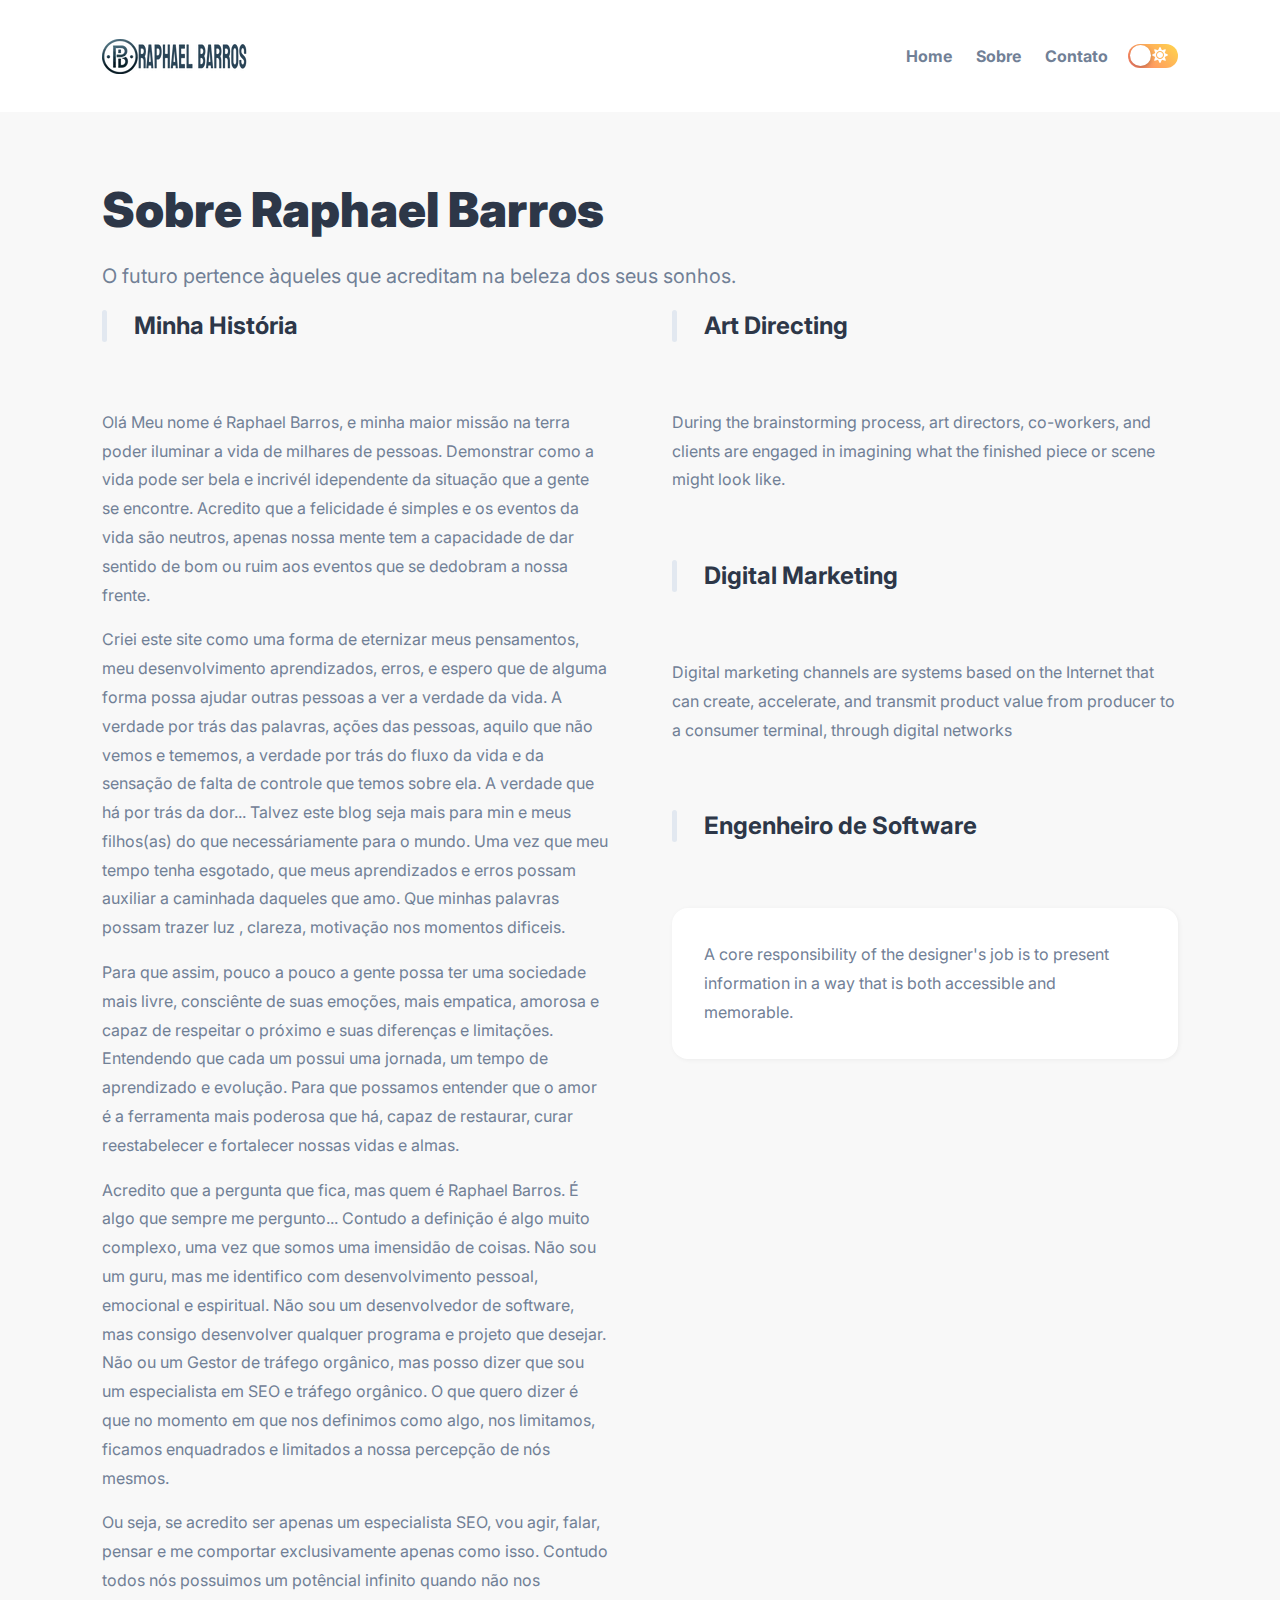
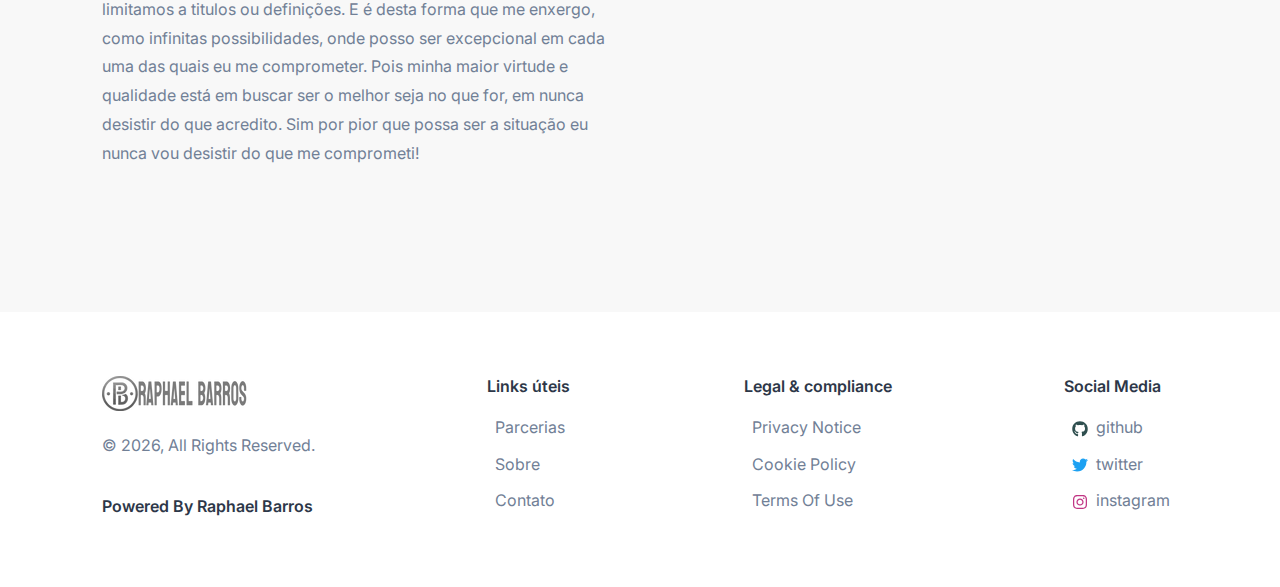
<file: about/index.html>
<!DOCTYPE html><html lang="en"><head><meta charSet="utf-8"/><meta http-equiv="x-ua-compatible" content="ie=edge"/><meta name="viewport" content="width=device-width, initial-scale=1, shrink-to-fit=no"/><meta name="generator" content="Gatsby 5.6.0"/><meta data-react-helmet="true" itemProp="name" content="About"/><meta data-react-helmet="true" itemProp="description" content="A vida como ela é, a jornada, aprendizados, conquistas, erros de um autodidata empreendedor, Raphael Barros. "/><meta data-react-helmet="true" name="description" content="A vida como ela é, a jornada, aprendizados, conquistas, erros de um autodidata empreendedor, Raphael Barros. "/><meta data-react-helmet="true" property="og:title" content="About"/><meta data-react-helmet="true" property="og:description" content="A vida como ela é, a jornada, aprendizados, conquistas, erros de um autodidata empreendedor, Raphael Barros. "/><meta data-react-helmet="true" property="og:type" content="website"/><meta data-react-helmet="true" property="og:site_name" content="Raphael Barros"/><meta data-react-helmet="true" property="og:image"/><meta data-react-helmet="true" name="twitter:card" content="summary_large_image"/><meta data-react-helmet="true" name="twitter:site" content="Raphael Barros"/><meta data-react-helmet="true" name="twitter:title" content="About"/><meta data-react-helmet="true" name="twitter:description" content="A vida como ela é, a jornada, aprendizados, conquistas, erros de um autodidata empreendedor, Raphael Barros. "/><meta data-react-helmet="true" name="twitter:creator" content="https://x.com/raphaelbarrox_"/><meta data-react-helmet="true" name="twitter:image"/><meta name="theme-color" content="#5a67d8"/><style data-href="/styles.03000fb834c382676bf3.css" data-identity="gatsby-global-css">.rc-switch{background-color:#ccc;border:1px solid #ccc;border-radius:20px 20px;box-sizing:border-box;cursor:pointer;display:inline-block;height:22px;line-height:20px;overflow:hidden;padding:0;position:relative;transition:all .3s cubic-bezier(.35,0,.25,1);vertical-align:middle;width:44px}.rc-switch-inner-checked,.rc-switch-inner-unchecked{color:#fff;font-size:12px;position:absolute;top:0;transition:left .3s cubic-bezier(.35,0,.25,1)}.rc-switch-inner-checked{left:-14px}.rc-switch-inner-unchecked{left:24px}.rc-switch:after{animation-duration:.3s;animation-name:rcSwitchOff;animation-timing-function:cubic-bezier(.35,0,.25,1);background-color:#fff;border-radius:50% 50%;box-shadow:0 2px 5px rgba(0,0,0,.26);content:" ";cursor:pointer;height:18px;left:2px;position:absolute;top:1px;transform:scale(1);transition:left .3s cubic-bezier(.35,0,.25,1);width:18px}.rc-switch:hover:after{animation-name:rcSwitchOn;transform:scale(1.1)}.rc-switch:focus{box-shadow:0 0 0 2px #d5f1fd;outline:none}.rc-switch-checked{background-color:#87d068;border:1px solid #87d068}.rc-switch-checked .rc-switch-inner-checked{left:6px}.rc-switch-checked .rc-switch-inner-unchecked{left:44px}.rc-switch-checked:after{left:22px}.rc-switch-disabled{background:#ccc;border-color:#ccc;cursor:no-drop}.rc-switch-disabled:after{animation-name:none;background:#9e9e9e;cursor:no-drop}.rc-switch-disabled:hover:after{animation-name:none;transform:scale(1)}.rc-switch-label{display:inline-block;font-size:14px;line-height:20px;padding-left:10px;pointer-events:none;-webkit-user-select:text;user-select:text;vertical-align:middle;white-space:normal}@keyframes rcSwitchOn{0%{transform:scale(1)}50%{transform:scale(1.25)}to{transform:scale(1.1)}}@keyframes rcSwitchOff{0%{transform:scale(1.1)}to{transform:scale(1)}}@keyframes fadeInUp{0%{opacity:0;transform:translate3d(0,10%,0)}to{opacity:1;transform:translateZ(0)}}@keyframes fadeInDown{0%{opacity:0;transform:translate3d(0,-10%,0)}to{opacity:1;transform:translateZ(0)}}@keyframes fadeInLeft{0%{opacity:0;transform:translate3d(-20%,0,0)}to{opacity:1;transform:translateZ(0)}}@keyframes fadeInRight{0%{opacity:0;transform:translate3d(20%,0,0)}to{opacity:1;transform:translateZ(0)}}@keyframes fadeIn{0%{opacity:0}to{opacity:1}}@media screen and (min-width:768px){.react-reveal{animation-timing-function:cubic-bezier(.77,0,.175,1)}.fadeInUp{animation-name:fadeInUp}.fadeInDown{animation-name:fadeInDown}.fadeInLeft{animation-name:fadeInLeft}.fadeInRight{animation-name:fadeInRight}.fadeIn{animation-name:fadeIn}}@media not screen and (min-width:768px){.react-reveal{opacity:1!important}}.slick-slider{-webkit-touch-callout:none;-webkit-tap-highlight-color:transparent;box-sizing:border-box;touch-action:pan-y;-webkit-user-select:none;user-select:none;-khtml-user-select:none}.slick-list,.slick-slider{display:block;position:relative}.slick-list{margin:0;overflow:hidden;padding:0}.slick-list:focus{outline:none}.slick-list.dragging{cursor:pointer;cursor:hand}.slick-slider .slick-list,.slick-slider .slick-track{transform:translateZ(0)}.slick-track{display:block;left:0;margin-left:auto;margin-right:auto;position:relative;top:0}.slick-track:after,.slick-track:before{content:"";display:table}.slick-track:after{clear:both}.slick-loading .slick-track{visibility:hidden}.slick-slide{display:none;float:left;height:100%;min-height:1px}[dir=rtl] .slick-slide{float:right}.slick-slide img{display:block}.slick-slide.slick-loading img{display:none}.slick-slide.dragging img{pointer-events:none}.slick-initialized .slick-slide{display:block}.slick-loading .slick-slide{visibility:hidden}.slick-vertical .slick-slide{border:1px solid transparent;display:block;height:auto}.slick-arrow.slick-hidden{display:none}.with-animation .slick-slide{opacity:1;transform:scale(1);transform-origin:left;transition:all .6s ease}.with-animation .slick-slide.slick-active+:not(.slick-active){opacity:0;transform:scale(.7)}.slick-next,.slick-prev{position:absolute;top:50%;transform:translateY(-50%);z-index:2}.slick-prev{box-shadow:-1px 1px 3px 0 rgba(1,1,1,.1);left:-15px}.slick-next{box-shadow:1px 1px 3px 0 rgba(1,1,1,.1);right:-15px}.slick-dots{display:block;list-style:none;margin:0;padding:.5rem 0 0;position:absolute;text-align:center;text-align:right;top:-4rem;width:100%}.slick-dots li{cursor:pointer;display:inline-block;margin:0 5px;padding:0;position:relative}.slick-dots li button{background:transparent;background-color:#a0aec0;border:0;border-radius:100%;cursor:pointer;display:block;font-size:0;height:12px;line-height:0px;margin:5px;outline:none;width:12px}.slick-dots li.slick-active button{background-color:#4a5568}</style><style>.gatsby-image-wrapper{position:relative;overflow:hidden}.gatsby-image-wrapper picture.object-fit-polyfill{position:static!important}.gatsby-image-wrapper img{bottom:0;height:100%;left:0;margin:0;max-width:none;padding:0;position:absolute;right:0;top:0;width:100%;object-fit:cover}.gatsby-image-wrapper [data-main-image]{opacity:0;transform:translateZ(0);transition:opacity .25s linear;will-change:opacity}.gatsby-image-wrapper-constrained{display:inline-block;vertical-align:top}</style><noscript><style>.gatsby-image-wrapper noscript [data-main-image]{opacity:1!important}.gatsby-image-wrapper [data-placeholder-image]{opacity:0!important}</style></noscript><script type="module">const e="undefined"!=typeof HTMLImageElement&&"loading"in HTMLImageElement.prototype;e&&document.body.addEventListener("load",(function(e){const t=e.target;if(void 0===t.dataset.mainImage)return;if(void 0===t.dataset.gatsbyImageSsr)return;let a=null,n=t;for(;null===a&&n;)void 0!==n.parentNode.dataset.gatsbyImageWrapper&&(a=n.parentNode),n=n.parentNode;const o=a.querySelector("[data-placeholder-image]"),r=new Image;r.src=t.currentSrc,r.decode().catch((()=>{})).then((()=>{t.style.opacity=1,o&&(o.style.opacity=0,o.style.transition="opacity 500ms linear")}))}),!0);</script><link crossorigin="" href="https://fonts.gstatic.com/" rel="preconnect"/><link crossorigin="" href="https://fonts.googleapis.com/" rel="preconnect"/><title data-react-helmet="true">About | Raphael Barros</title><link rel="sitemap" type="application/xml" href="/sitemap-index.xml"/><link rel="preconnect" href="https://www.google-analytics.com"/><link rel="dns-prefetch" href="https://www.google-analytics.com"/><link rel="icon" href="/favicon-32x32.png?v=b42d288b8c5a169f8ea286b302e18d45" type="image/png"/><link rel="manifest" href="/manifest.webmanifest" crossorigin="anonymous"/><link rel="apple-touch-icon" sizes="48x48" href="/icons/icon-48x48.png?v=b42d288b8c5a169f8ea286b302e18d45"/><link rel="apple-touch-icon" sizes="72x72" href="/icons/icon-72x72.png?v=b42d288b8c5a169f8ea286b302e18d45"/><link rel="apple-touch-icon" sizes="96x96" href="/icons/icon-96x96.png?v=b42d288b8c5a169f8ea286b302e18d45"/><link rel="apple-touch-icon" sizes="144x144" href="/icons/icon-144x144.png?v=b42d288b8c5a169f8ea286b302e18d45"/><link rel="apple-touch-icon" sizes="192x192" href="/icons/icon-192x192.png?v=b42d288b8c5a169f8ea286b302e18d45"/><link rel="apple-touch-icon" sizes="256x256" href="/icons/icon-256x256.png?v=b42d288b8c5a169f8ea286b302e18d45"/><link rel="apple-touch-icon" sizes="384x384" href="/icons/icon-384x384.png?v=b42d288b8c5a169f8ea286b302e18d45"/><link rel="apple-touch-icon" sizes="512x512" href="/icons/icon-512x512.png?v=b42d288b8c5a169f8ea286b302e18d45"/></head><body><div id="___gatsby"><div style="outline:none" tabindex="-1" id="gatsby-focus-wrapper"><style data-emotion-css="o12to9">body{--theme-ui-colors-text:var(--theme-ui-colors-text,#718096);--theme-ui-colors-article:var(--theme-ui-colors-article,#4a5568);--theme-ui-colors-heading:var(--theme-ui-colors-heading,#2d3748);--theme-ui-colors-alphaLighter:var(--theme-ui-colors-alphaLighter,#ebf4ff);--theme-ui-colors-alphaLight:var(--theme-ui-colors-alphaLight,#a3bffa);--theme-ui-colors-alpha:var(--theme-ui-colors-alpha,#667eea);--theme-ui-colors-alphaDark:var(--theme-ui-colors-alphaDark,#5a67d8);--theme-ui-colors-alphaDarker:var(--theme-ui-colors-alphaDarker,#434190);--theme-ui-colors-betaLighter:var(--theme-ui-colors-betaLighter,#faf5ff);--theme-ui-colors-betaLight:var(--theme-ui-colors-betaLight,#d6bcfa);--theme-ui-colors-beta:var(--theme-ui-colors-beta,#9f7aea);--theme-ui-colors-betaDark:var(--theme-ui-colors-betaDark,#805ad5);--theme-ui-colors-betaDarker:var(--theme-ui-colors-betaDarker,#553c9a);--theme-ui-colors-omegaLighter:var(--theme-ui-colors-omegaLighter,#edf2f7);--theme-ui-colors-omegaLight:var(--theme-ui-colors-omegaLight,#e2e8f0);--theme-ui-colors-omega:var(--theme-ui-colors-omega,#a0aec0);--theme-ui-colors-omegaDark:var(--theme-ui-colors-omegaDark,#718096);--theme-ui-colors-omegaDarker:var(--theme-ui-colors-omegaDarker,#2d3748);--theme-ui-colors-successLight:var(--theme-ui-colors-successLight,#f0fff4);--theme-ui-colors-success:var(--theme-ui-colors-success,#48bb78);--theme-ui-colors-errorLight:var(--theme-ui-colors-errorLight,#fff5f5);--theme-ui-colors-error:var(--theme-ui-colors-error,#f56565);--theme-ui-colors-white:var(--theme-ui-colors-white,#fff);--theme-ui-colors-background:var(--theme-ui-colors-background,#f8f8f8);--theme-ui-colors-contentBg:var(--theme-ui-colors-contentBg,#fff);--theme-ui-colors-headerBg:var(--theme-ui-colors-headerBg,#fff);--theme-ui-colors-footerBg:var(--theme-ui-colors-footerBg,#fff);--theme-ui-colors-mute:var(--theme-ui-colors-mute,#e2e8f0);--theme-ui-colors-highlight:var(--theme-ui-colors-highlight,#edf2f7);color:var(--theme-ui-colors-text,#718096);background-color:var(--theme-ui-colors-background,#f8f8f8);}body.theme-ui-dark{--theme-ui-colors-alphaLighter:var(--theme-ui-colors-modes-dark-alphaLighter,#434190);--theme-ui-colors-alphaLight:var(--theme-ui-colors-modes-dark-alphaLight,#5a67d8);--theme-ui-colors-alphaDark:var(--theme-ui-colors-modes-dark-alphaDark,#a3bffa);--theme-ui-colors-alphaDarker:var(--theme-ui-colors-modes-dark-alphaDarker,#ebf4ff);--theme-ui-colors-betaLighter:var(--theme-ui-colors-modes-dark-betaLighter,#553c9a);--theme-ui-colors-betaLight:var(--theme-ui-colors-modes-dark-betaLight,#805ad5);--theme-ui-colors-betaDark:var(--theme-ui-colors-modes-dark-betaDark,#d6bcfa);--theme-ui-colors-betaDarker:var(--theme-ui-colors-modes-dark-betaDarker,#faf5ff);--theme-ui-colors-omegaLighter:var(--theme-ui-colors-modes-dark-omegaLighter,#2d3748);--theme-ui-colors-omegaLight:var(--theme-ui-colors-modes-dark-omegaLight,#718096);--theme-ui-colors-omegaDark:var(--theme-ui-colors-modes-dark-omegaDark,#e2e8f0);--theme-ui-colors-omegaDarker:var(--theme-ui-colors-modes-dark-omegaDarker,#edf2f7);--theme-ui-colors-text:var(--theme-ui-colors-modes-dark-text,#cbd5e0);--theme-ui-colors-article:var(--theme-ui-colors-modes-dark-article,#e2e8f0);--theme-ui-colors-heading:var(--theme-ui-colors-modes-dark-heading,#edf2f7);--theme-ui-colors-background:var(--theme-ui-colors-modes-dark-background,#1a202c);--theme-ui-colors-contentBg:var(--theme-ui-colors-modes-dark-contentBg,#2d3748);--theme-ui-colors-headerBg:var(--theme-ui-colors-modes-dark-headerBg,#2d3748);--theme-ui-colors-footerBg:var(--theme-ui-colors-modes-dark-footerBg,#2d3748);--theme-ui-colors-mute:var(--theme-ui-colors-modes-dark-mute,#718096);}</style><style data-emotion-css="wxng5j">*{box-sizing:border-box;}body{margin:0;font-family:'Inter',sans-serif;font-size:1rem;font-weight:normal;line-height:1.8;-webkit-font-smoothing:antialiased;-webkit-text-decoration:none;text-decoration:none;}</style><style data-emotion-css="130izn8">.css-130izn8{box-sizing:border-box;margin:0;min-width:0;-webkit-flex-direction:column;-ms-flex-direction:column;flex-direction:column;height:100vh;display:-webkit-box;display:-webkit-flex;display:-ms-flexbox;display:flex;}</style><div class="css-130izn8"><style data-emotion-css="166sefx">html{font-size:85%;-webkit-scroll-behavior:smooth;-moz-scroll-behavior:smooth;-ms-scroll-behavior:smooth;scroll-behavior:smooth;}@media screen and (min-width:640px){html{font-size:90%;}}@media screen and (min-width:768px){html{font-size:95%;}}@media screen and (min-width:1024px){html{font-size:100%;}}::selection{color:var(--theme-ui-colors-white,#fff);background:var(--theme-ui-colors-omegaDark,#718096);}</style><style data-emotion-css="8quyoq">.css-8quyoq{box-sizing:border-box;margin:0;min-width:0;position:relative;background-color:var(--theme-ui-colors-headerBg,#fff);}</style><div class="css-8quyoq"><style data-emotion-css="1s3ligh">.css-1s3ligh{box-sizing:border-box;margin:0;min-width:0;width:100%;max-width:1140px;margin-left:auto;margin-right:auto;padding-left:1rem;padding-right:1rem;position:relative;z-index:10;}@media screen and (min-width:640px){.css-1s3ligh{padding-left:2rem;padding-right:2rem;}}</style><div class="css-1s3ligh"><style data-emotion-css="16oqm0b">.css-16oqm0b{box-sizing:border-box;margin:0;min-width:0;-webkit-box-pack:justify;-webkit-justify-content:space-between;-ms-flex-pack:justify;justify-content:space-between;-webkit-align-items:center;-webkit-box-align:center;-ms-flex-align:center;align-items:center;height:6rem;padding-top:1rem;padding-bottom:1rem;display:-webkit-box;display:-webkit-flex;display:-ms-flexbox;display:flex;}@media screen and (min-width:640px){.css-16oqm0b{height:7rem;padding-top:2rem;padding-bottom:2rem;}}</style><div class="css-16oqm0b"><style data-emotion-css="1q5edj3">.css-1q5edj3{box-sizing:border-box;margin:0;min-width:0;-webkit-flex-basis:100%;-ms-flex-preferred-size:100%;flex-basis:100%;}@media screen and (min-width:768px){.css-1q5edj3{-webkit-flex-basis:33.333333%;-ms-flex-preferred-size:33.333333%;flex-basis:33.333333%;}}</style><div class="css-1q5edj3"><style data-emotion-css="1j6pvph">.css-1j6pvph{box-sizing:border-box;margin:0;min-width:0;font-family:'Inter',sans-serif;font-weight:bold;line-height:1.33;display:block;color:var(--theme-ui-colors-heading,#2d3748);font-weight:bold;-webkit-text-decoration:none;text-decoration:none;margin-bottom:1rem;font-size:1.5rem;margin:0;}</style><a alt="Raphael Barros" aria-label="Raphael Barros" class="css-1j6pvph" href="/"><div data-gatsby-image-wrapper="" style="vertical-align:middle" class="gatsby-image-wrapper gatsby-image-wrapper-constrained"><div style="max-width:150px;display:block"><img alt="" role="presentation" aria-hidden="true" src="data:image/svg+xml;charset=utf-8,%3Csvg%20height=&#x27;35&#x27;%20width=&#x27;150&#x27;%20xmlns=&#x27;http://www.w3.org/2000/svg&#x27;%20version=&#x27;1.1&#x27;%3E%3C/svg%3E" style="max-width:100%;display:block;position:static"/></div><div aria-hidden="true" data-placeholder-image="" style="opacity:1;transition:opacity 500ms linear"></div><picture><source type="image/webp" srcSet="/static/8cee5cd95278dc5167c6cfb72acf5fe1/67108/logo.webp 38w,/static/8cee5cd95278dc5167c6cfb72acf5fe1/38397/logo.webp 75w,/static/8cee5cd95278dc5167c6cfb72acf5fe1/edeef/logo.webp 150w,/static/8cee5cd95278dc5167c6cfb72acf5fe1/471f0/logo.webp 300w" sizes="(min-width: 150px) 150px, 100vw"/><img data-gatsby-image-ssr="" data-main-image="" style="opacity:0" sizes="(min-width: 150px) 150px, 100vw" decoding="async" loading="eager" src="/static/8cee5cd95278dc5167c6cfb72acf5fe1/a15e9/logo.png" srcSet="/static/8cee5cd95278dc5167c6cfb72acf5fe1/6e6b3/logo.png 38w,/static/8cee5cd95278dc5167c6cfb72acf5fe1/7e8ff/logo.png 75w,/static/8cee5cd95278dc5167c6cfb72acf5fe1/a15e9/logo.png 150w,/static/8cee5cd95278dc5167c6cfb72acf5fe1/86eb4/logo.png 300w" alt="Raphael Barros"/></picture><noscript><picture><source type="image/webp" srcSet="/static/8cee5cd95278dc5167c6cfb72acf5fe1/67108/logo.webp 38w,/static/8cee5cd95278dc5167c6cfb72acf5fe1/38397/logo.webp 75w,/static/8cee5cd95278dc5167c6cfb72acf5fe1/edeef/logo.webp 150w,/static/8cee5cd95278dc5167c6cfb72acf5fe1/471f0/logo.webp 300w" sizes="(min-width: 150px) 150px, 100vw"/><img data-gatsby-image-ssr="" data-main-image="" style="opacity:0" sizes="(min-width: 150px) 150px, 100vw" decoding="async" loading="eager" src="/static/8cee5cd95278dc5167c6cfb72acf5fe1/a15e9/logo.png" srcSet="/static/8cee5cd95278dc5167c6cfb72acf5fe1/6e6b3/logo.png 38w,/static/8cee5cd95278dc5167c6cfb72acf5fe1/7e8ff/logo.png 75w,/static/8cee5cd95278dc5167c6cfb72acf5fe1/a15e9/logo.png 150w,/static/8cee5cd95278dc5167c6cfb72acf5fe1/86eb4/logo.png 300w" alt="Raphael Barros"/></picture></noscript><script type="module">const t="undefined"!=typeof HTMLImageElement&&"loading"in HTMLImageElement.prototype;if(t){const t=document.querySelectorAll("img[data-main-image]");for(let e of t){e.dataset.src&&(e.setAttribute("src",e.dataset.src),e.removeAttribute("data-src")),e.dataset.srcset&&(e.setAttribute("srcset",e.dataset.srcset),e.removeAttribute("data-srcset"));const t=e.parentNode.querySelectorAll("source[data-srcset]");for(let e of t)e.setAttribute("srcset",e.dataset.srcset),e.removeAttribute("data-srcset");e.complete&&(e.style.opacity=1,e.parentNode.parentNode.querySelector("[data-placeholder-image]").style.opacity=0)}}</script></div></a></div><style data-emotion-css="163yhbe">.css-163yhbe{box-sizing:border-box;margin:0;min-width:0;-webkit-flex-basis:auto;-ms-flex-preferred-size:auto;flex-basis:auto;min-width:auto;-webkit-order:3;-ms-flex-order:3;order:3;margin-left:1rem;margin-right:1rem;}@media screen and (min-width:768px){.css-163yhbe{-webkit-flex-basis:33.333333%;-ms-flex-preferred-size:33.333333%;flex-basis:33.333333%;-webkit-order:unset;-ms-flex-order:unset;order:unset;}}</style><div class="css-163yhbe"></div><style data-emotion-css="td4tiv">.css-td4tiv{box-sizing:border-box;margin:0;min-width:0;-webkit-flex-basis:auto;-ms-flex-preferred-size:auto;flex-basis:auto;min-width:auto;-webkit-order:4;-ms-flex-order:4;order:4;}@media screen and (min-width:768px){.css-td4tiv{-webkit-flex-basis:33.333333%;-ms-flex-preferred-size:33.333333%;flex-basis:33.333333%;-webkit-order:unset;-ms-flex-order:unset;order:unset;}}</style><div class="css-td4tiv"><style data-emotion-css="mzyruo">.css-mzyruo{box-sizing:border-box;margin:0;min-width:0;display:none;}@media screen and (min-width:768px){.css-mzyruo{display:block;}}</style><div class="css-mzyruo"><style data-emotion-css="yo0yuz">.css-yo0yuz{box-sizing:border-box;margin:0;min-width:0;-webkit-flex-direction:row;-ms-flex-direction:row;flex-direction:row;-webkit-box-pack:end;-webkit-justify-content:flex-end;-ms-flex-pack:end;justify-content:flex-end;-webkit-flex-wrap:wrap;-ms-flex-wrap:wrap;flex-wrap:wrap;display:-webkit-box;display:-webkit-flex;display:-ms-flexbox;display:flex;}</style><div class="css-yo0yuz"><style data-emotion-css="f5zorj">.css-f5zorj{box-sizing:border-box;margin:0;min-width:0;color:inherit;-webkit-text-decoration:none;text-decoration:none;font-weight:700;display:inline-block;color:var(--theme-ui-colors-omegaDark,#718096);-webkit-text-decoration:none;text-decoration:none;-webkit-user-select:none;-moz-user-select:none;-ms-user-select:none;user-select:none;padding:0.25rem;margin:0;margin-left:0.5rem;margin-right:0.5rem;}.css-f5zorj:hover,.css-f5zorj:focus,.css-f5zorj.active{color:primary;}.css-f5zorj:visited{color:var(--theme-ui-colors-omegaDark,#718096);}.css-f5zorj:hover{color:var(--theme-ui-colors-alpha,#667eea);}.css-f5zorj svg{display:block;margin-left:auto;margin-right:auto;margin-bottom:0.25rem;}</style><a class="css-f5zorj" href="/">Home</a><a aria-current="page" class="css-f5zorj" href="/about/">Sobre</a><a class="css-f5zorj" href="/contact/">Contato</a></div></div><style data-emotion-css="13pi9m9">.css-13pi9m9{box-sizing:border-box;margin:0;min-width:0;display:block;}@media screen and (min-width:768px){.css-13pi9m9{display:none;}}</style><div class="css-13pi9m9"><style data-emotion-css="1xw2bw6">.css-1xw2bw6{box-sizing:border-box;margin:0;min-width:0;-webkit-appearance:none;-moz-appearance:none;appearance:none;display:-webkit-inline-box;display:-webkit-inline-flex;display:-ms-inline-flexbox;display:inline-flex;-webkit-align-items:center;-webkit-box-align:center;-ms-flex-align:center;align-items:center;-webkit-box-pack:center;-webkit-justify-content:center;-ms-flex-pack:center;justify-content:center;padding:0.25rem;width:32px;height:32px;color:inherit;background-color:transparent;border:none;border-radius:4px;display:inline-block;min-width:auto;-webkit-align-items:center;-webkit-box-align:center;-ms-flex-align:center;align-items:center;-webkit-box-pack:space-evenly;-webkit-justify-content:space-evenly;-ms-flex-pack:space-evenly;justify-content:space-evenly;outline:0;-webkit-user-select:none;-moz-user-select:none;-ms-user-select:none;user-select:none;-webkit-tap-highlight-color:transparent;-webkit-touch-callout:none;-webkit-user-select:none;-khtml-user-select:none;-moz-user-select:none;-ms-user-select:none;border-radius:9999px;cursor:pointer;border-width:3px;border-style:solid;-webkit-transition:all 250ms ease;transition:all 250ms ease;box-sizing:initial;color:var(--theme-ui-colors-omega,#a0aec0);border-color:transparent;vertical-align:middle;width:24px;height:24px;padding:0.5rem;background-color:var(--theme-ui-colors-omegaLighter,#edf2f7);-webkit-transition:left 0.3s cubic-bezier(0.78,0.14,0.15,0.86);transition:left 0.3s cubic-bezier(0.78,0.14,0.15,0.86);left:-2rem;}.css-1xw2bw6 +a,.css-1xw2bw6 + button{margin-left:0.5rem;}.css-1xw2bw6 svg{width:24px;height:24px;}@media (hover:hover) and (pointer:fine){.css-1xw2bw6:hover{background-color:var(--theme-ui-colors-alpha,#667eea);color:var(--theme-ui-colors-white,#fff);}.css-1xw2bw6:hover svg{fill:var(--theme-ui-colors-white,#fff);}}.css-1xw2bw6:before{display:none;}@media screen and (min-width:768px){.css-1xw2bw6{display:none;}}</style><button aria-label="Menu" class="css-1xw2bw6"><svg stroke="currentColor" fill="currentColor" stroke-width="0" viewBox="0 0 448 512" height="1em" width="1em" xmlns="http://www.w3.org/2000/svg"><path d="M16 132h416c8.837 0 16-7.163 16-16V76c0-8.837-7.163-16-16-16H16C7.163 60 0 67.163 0 76v40c0 8.837 7.163 16 16 16zm0 160h416c8.837 0 16-7.163 16-16v-40c0-8.837-7.163-16-16-16H16c-8.837 0-16 7.163-16 16v40c0 8.837 7.163 16 16 16zm0 160h416c8.837 0 16-7.163 16-16v-40c0-8.837-7.163-16-16-16H16c-8.837 0-16 7.163-16 16v40c0 8.837 7.163 16 16 16z"></path></svg></button><style data-emotion-css="ifm721">.css-ifm721{box-sizing:border-box;margin:0;min-width:0;position:fixed;top:0;right:0;-webkit-transform:translate(100%,0);-ms-transform:translate(100%,0);transform:translate(100%,0);width:75%;height:100vh;background-color:var(--theme-ui-colors-contentBg,#fff);-webkit-transition:all .5s cubic-bezier(.77,0,.175,1);transition:all .5s cubic-bezier(.77,0,.175,1);z-index:99;}.css-ifm721 open{-webkit-transform:translate(0,0);-ms-transform:translate(0,0);transform:translate(0,0);box-shadow:0 0 45px 0 rgba(0,0,0,.25);}</style><div class="css-ifm721"><style data-emotion-css="kovx41">.css-kovx41{box-sizing:border-box;margin:0;min-width:0;position:relative;height:100%;z-index:2;background-color:var(--theme-ui-colors-contentBg,#fff);overflow-y:scroll;font-size:1.25rem;padding:4rem;}</style><div class="css-kovx41"></div></div><style data-emotion-css="1ylv1n">.css-1ylv1n{box-sizing:border-box;margin:0;min-width:0;position:fixed;top:0;right:100%;width:100%;height:100%;background-color:#222;opacity:0;-webkit-transition:opacity .5s cubic-bezier(.77,0,.175,1);transition:opacity .5s cubic-bezier(.77,0,.175,1);z-index:90;}</style><div class="css-1ylv1n"></div></div></div><style data-emotion-css="w1ne5u">.css-w1ne5u{box-sizing:border-box;margin:0;min-width:0;min-width:auto;-webkit-order:2;-ms-flex-order:2;order:2;}@media screen and (min-width:768px){.css-w1ne5u{-webkit-order:unset;-ms-flex-order:unset;order:unset;}}</style><div class="css-w1ne5u"><style data-emotion-css="vurnku">.css-vurnku{box-sizing:border-box;margin:0;min-width:0;}</style><div class="css-vurnku"><style data-emotion-css="ipwkuf">.css-ipwkuf{box-sizing:border-box;margin:0;min-width:0;-webkit-appearance:none;-moz-appearance:none;appearance:none;display:-webkit-inline-box;display:-webkit-inline-flex;display:-ms-inline-flexbox;display:inline-flex;-webkit-align-items:center;-webkit-box-align:center;-ms-flex-align:center;align-items:center;-webkit-box-pack:center;-webkit-justify-content:center;-ms-flex-pack:center;justify-content:center;padding:0.25rem;width:32px;height:32px;color:inherit;background-color:transparent;border:none;border-radius:4px;display:inline-block;min-width:auto;-webkit-align-items:center;-webkit-box-align:center;-ms-flex-align:center;align-items:center;-webkit-box-pack:space-evenly;-webkit-justify-content:space-evenly;-ms-flex-pack:space-evenly;justify-content:space-evenly;outline:0;-webkit-user-select:none;-moz-user-select:none;-ms-user-select:none;user-select:none;-webkit-tap-highlight-color:transparent;-webkit-touch-callout:none;-webkit-user-select:none;-khtml-user-select:none;-moz-user-select:none;-ms-user-select:none;border-radius:9999px;cursor:pointer;border-width:3px;border-style:solid;-webkit-transition:all 250ms ease;transition:all 250ms ease;box-sizing:initial;color:var(--theme-ui-colors-omega,#a0aec0);border-color:transparent;vertical-align:middle;width:24px;height:24px;padding:0.5rem;background-color:var(--theme-ui-colors-omegaLighter,#edf2f7);display:block;}.css-ipwkuf +a,.css-ipwkuf + button{margin-left:0.5rem;}.css-ipwkuf svg{width:24px;height:24px;}@media (hover:hover) and (pointer:fine){.css-ipwkuf:hover{background-color:var(--theme-ui-colors-alpha,#667eea);color:var(--theme-ui-colors-white,#fff);}.css-ipwkuf:hover svg{fill:var(--theme-ui-colors-white,#fff);}}.css-ipwkuf:before{display:none;}@media screen and (min-width:768px){.css-ipwkuf{display:none;}}</style><button aria-label="Toggle dark mode" class="css-ipwkuf"><svg stroke="currentColor" fill="currentColor" stroke-width="0" viewBox="0 0 512 512" height="1em" width="1em" xmlns="http://www.w3.org/2000/svg"><path d="M256 160c-52.9 0-96 43.1-96 96s43.1 96 96 96 96-43.1 96-96-43.1-96-96-96zm246.4 80.5l-94.7-47.3 33.5-100.4c4.5-13.6-8.4-26.5-21.9-21.9l-100.4 33.5-47.4-94.8c-6.4-12.8-24.6-12.8-31 0l-47.3 94.7L92.7 70.8c-13.6-4.5-26.5 8.4-21.9 21.9l33.5 100.4-94.7 47.4c-12.8 6.4-12.8 24.6 0 31l94.7 47.3-33.5 100.5c-4.5 13.6 8.4 26.5 21.9 21.9l100.4-33.5 47.3 94.7c6.4 12.8 24.6 12.8 31 0l47.3-94.7 100.4 33.5c13.6 4.5 26.5-8.4 21.9-21.9l-33.5-100.4 94.7-47.3c13-6.5 13-24.7.2-31.1zm-155.9 106c-49.9 49.9-131.1 49.9-181 0-49.9-49.9-49.9-131.1 0-181 49.9-49.9 131.1-49.9 181 0 49.9 49.9 49.9 131.1 0 181z"></path></svg></button><style data-emotion-css="cqu7wq">.css-cqu7wq{display:none;}@media screen and (min-width:768px){.css-cqu7wq{display:block;}}.css-cqu7wq.rc-switch{background:linear-gradient(45deg,#FF7D6B,#FFD64C);border:0;width:50px;height:24px;}.css-cqu7wq.rc-switch:focus{box-shadow:none;}.css-cqu7wq.rc-switch-checked{background:linear-gradient(45deg,#3366FF,#AC15B8);border:0;}.css-cqu7wq.rc-switch:after{width:21px;height:21px;}.css-cqu7wq.rc-switch-checked:after{left:auto;right:2px;}.css-cqu7wq .rc-switch-inner{font-size:unset;top:1px;left:26px;}.css-cqu7wq.rc-switch-checked .rc-switch-inner{left:7px;}</style><button aria-label="Toggle dark mode" type="button" role="switch" aria-checked="false" class="rc-switch css-cqu7wq"><span class="rc-switch-inner"><span class="rc-switch-inner-checked"><style data-emotion-css="uk6cul">.css-uk6cul{vertical-align:middle;}</style><svg stroke="currentColor" fill="currentColor" stroke-width="0" viewBox="0 0 512 512" class="css-uk6cul" height="16" width="16" xmlns="http://www.w3.org/2000/svg"><path d="M283.211 512c78.962 0 151.079-35.925 198.857-94.792 7.068-8.708-.639-21.43-11.562-19.35-124.203 23.654-238.262-71.576-238.262-196.954 0-72.222 38.662-138.635 101.498-174.394 9.686-5.512 7.25-20.197-3.756-22.23A258.156 258.156 0 0 0 283.211 0c-141.309 0-256 114.511-256 256 0 141.309 114.511 256 256 256z"></path></svg></span><span class="rc-switch-inner-unchecked"><svg stroke="currentColor" fill="currentColor" stroke-width="0" viewBox="0 0 512 512" class="css-uk6cul" height="16" width="16" xmlns="http://www.w3.org/2000/svg"><path d="M256 160c-52.9 0-96 43.1-96 96s43.1 96 96 96 96-43.1 96-96-43.1-96-96-96zm246.4 80.5l-94.7-47.3 33.5-100.4c4.5-13.6-8.4-26.5-21.9-21.9l-100.4 33.5-47.4-94.8c-6.4-12.8-24.6-12.8-31 0l-47.3 94.7L92.7 70.8c-13.6-4.5-26.5 8.4-21.9 21.9l33.5 100.4-94.7 47.4c-12.8 6.4-12.8 24.6 0 31l94.7 47.3-33.5 100.5c-4.5 13.6 8.4 26.5 21.9 21.9l100.4-33.5 47.3 94.7c6.4 12.8 24.6 12.8 31 0l47.3-94.7 100.4 33.5c13.6 4.5 26.5-8.4 21.9-21.9l-33.5-100.4 94.7-47.3c13-6.5 13-24.7.2-31.1zm-155.9 106c-49.9 49.9-131.1 49.9-181 0-49.9-49.9-49.9-131.1 0-181 49.9-49.9 131.1-49.9 181 0 49.9 49.9 49.9 131.1 0 181z"></path></svg></span></span></button></div></div></div></div></div><style data-emotion-css="1qe1pxe">.css-1qe1pxe{box-sizing:border-box;margin:0;min-width:0;-webkit-flex:1 1 auto;-ms-flex:1 1 auto;flex:1 1 auto;}</style><div class="css-1qe1pxe"><style data-emotion-css="1b24wpc">.css-1b24wpc{box-sizing:border-box;margin:0;min-width:0;min-width:auto;border-top-style:solid;border-top-color:transparent;border-top-width:2px;height:0;margin-top:1rem;margin-bottom:1rem;}@media screen and (min-width:640px){.css-1b24wpc{margin-top:2rem;margin-bottom:2rem;}}</style><div class="css-1b24wpc"></div><style data-emotion-css="bh18vc">.css-bh18vc{box-sizing:border-box;margin:0;min-width:0;width:100%;max-width:1140px;margin-left:auto;margin-right:auto;max-width:1140px;padding-left:1rem;padding-right:1rem;}@media screen and (min-width:640px){.css-bh18vc{padding-left:2rem;padding-right:2rem;}}</style><div class="css-bh18vc"><style data-emotion-css="4p9r15">.css-4p9r15{box-sizing:border-box;margin:0;min-width:0;width:100%;max-width:1140px;margin-left:auto;margin-right:auto;max-width:none;}</style><div class="css-4p9r15"><style data-emotion-css="4cffwv">.css-4cffwv{box-sizing:border-box;margin:0;min-width:0;display:-webkit-box;display:-webkit-flex;display:-ms-flexbox;display:flex;}</style><div class="css-4cffwv"><style data-emotion-css="1o15qec">.css-1o15qec{box-sizing:border-box;margin:0;min-width:0;width:100%;max-width:1140px;margin-left:auto;margin-right:auto;-webkit-flex:1;-ms-flex:1;flex:1;margin-left:0;}</style><div class="css-1o15qec"><div><style data-emotion-css="19bg7qi">.css-19bg7qi{box-sizing:border-box;margin:0;min-width:0;font-family:'Inter',sans-serif;font-weight:bold;line-height:1.33;display:block;color:var(--theme-ui-colors-heading,#2d3748);font-weight:900;-webkit-text-decoration:none;text-decoration:none;margin-bottom:1rem;font-size:1.875rem;}@media screen and (min-width:640px){.css-19bg7qi{font-size:2.25rem;}}@media screen and (min-width:1024px){.css-19bg7qi{font-size:3rem;}}</style><h1 class="css-19bg7qi">Sobre Raphael Barros<!-- --> </h1><style data-emotion-css="b2yk5y">.css-b2yk5y{box-sizing:border-box;margin:0;min-width:0;display:block;color:var(--theme-ui-colors-heading,#2d3748);font-weight:bold;-webkit-text-decoration:none;text-decoration:none;margin-bottom:1rem;font-size:1.25rem;font-weight:normal;color:var(--theme-ui-colors-omegaDark,#718096);}</style><div class="css-b2yk5y">O futuro pertence àqueles que acreditam na beleza dos seus sonhos.</div></div><style data-emotion-css="jqzezi">.css-jqzezi{box-sizing:border-box;margin:0;min-width:0;-webkit-flex-wrap:wrap;-ms-flex-wrap:wrap;flex-wrap:wrap;display:-webkit-box;display:-webkit-flex;display:-ms-flexbox;display:flex;}@media screen and (min-width:768px){.css-jqzezi{-webkit-flex-wrap:nowrap;-ms-flex-wrap:nowrap;flex-wrap:nowrap;}}.css-jqzezi > div + div{margin-left:0;}@media screen and (min-width:640px){.css-jqzezi > div + div{margin-left:0;}}@media screen and (min-width:768px){.css-jqzezi > div + div{margin-left:4rem;}}</style><div class="css-jqzezi"><style data-emotion-css="14rfw0j">.css-14rfw0j{box-sizing:border-box;margin:0;min-width:0;-webkit-flex:auto;-ms-flex:auto;flex:auto;-webkit-flex-basis:100%;-ms-flex-preferred-size:100%;flex-basis:100%;}@media screen and (min-width:768px){.css-14rfw0j{-webkit-flex-basis:50%;-ms-flex-preferred-size:50%;flex-basis:50%;}}</style><div class="css-14rfw0j"><div class="css-4p9r15"><style data-emotion-css="jw76fk">.css-jw76fk{box-sizing:border-box;margin:0;min-width:0;-webkit-box-pack:justify;-webkit-justify-content:space-between;-ms-flex-pack:justify;justify-content:space-between;-webkit-align-items:end;-webkit-box-align:end;-ms-flex-align:end;align-items:end;display:-webkit-box;display:-webkit-flex;display:-ms-flexbox;display:flex;}</style><div class="css-jw76fk"><style data-emotion-css="vkk9sv">.css-vkk9sv{box-sizing:border-box;margin:0;min-width:0;font-family:'Inter',sans-serif;font-weight:bold;line-height:1.33;display:block;color:var(--theme-ui-colors-heading,#2d3748);font-weight:bold;-webkit-text-decoration:none;text-decoration:none;margin-bottom:1rem;font-size:1.5rem;position:relative;padding-left:0;margin-left:auto;margin-right:auto;margin-bottom:0;}@media screen and (min-width:640px){.css-vkk9sv{padding-left:2rem;margin-left:0;margin-right:0;}}.css-vkk9sv::before{display:none;background-color:var(--theme-ui-colors-omegaLight,#e2e8f0);content:"";border-radius:9999px;position:absolute;height:100%;width:5px;top:0;left:0;}@media screen and (min-width:640px){.css-vkk9sv::before{display:block;}}</style><h2 class="css-vkk9sv">Minha História</h2></div><div class="css-1b24wpc"></div><style data-emotion-css="8v38cl">.css-8v38cl{box-sizing:border-box;margin:0;min-width:0;font-family:'Inter',sans-serif;margin-bottom:1rem;}</style><div class="css-8v38cl">Olá Meu nome é Raphael Barros, e minha maior missão na terra poder iluminar a vida de milhares de pessoas. Demonstrar como a vida pode ser bela e incrivél idependente da situação que a gente se encontre. Acredito que a felicidade é simples e os eventos da vida são neutros, apenas nossa mente tem a capacidade de dar sentido de bom ou ruim aos eventos que se dedobram a nossa frente.</div><div class="css-8v38cl">Criei este site como uma forma de eternizar meus pensamentos, meu desenvolvimento aprendizados, erros, e espero que de alguma forma possa ajudar outras pessoas a ver a verdade da vida. A verdade por trás das palavras, ações das pessoas, aquilo que não vemos e tememos, a verdade por trás do fluxo da vida e da sensação de falta de controle que temos sobre ela. A verdade que há por trás da dor... Talvez este blog seja mais para min e meus filhos(as) do que necessáriamente para o mundo. Uma vez que meu tempo tenha esgotado, que meus aprendizados e erros possam auxiliar a caminhada daqueles que amo. Que minhas palavras possam trazer luz , clareza, motivação nos momentos dificeis.</div><div class="css-8v38cl">Para que assim, pouco a pouco a gente possa ter uma sociedade mais livre, consciênte de suas emoções, mais empatica, amorosa e capaz de respeitar o próximo e suas diferenças e limitações. Entendendo que cada um possui uma jornada, um tempo de aprendizado e evolução. Para que possamos entender que o amor é a ferramenta mais poderosa que há, capaz de restaurar, curar reestabelecer e fortalecer nossas vidas e almas.</div><div class="css-8v38cl">Acredito que a pergunta que fica, mas quem é Raphael Barros. É algo que sempre me pergunto... Contudo a definição é algo muito complexo, uma vez que somos uma imensidão de coisas. Não sou um guru, mas me identifico com desenvolvimento pessoal, emocional e espiritual. Não sou um desenvolvedor de software, mas consigo desenvolver qualquer programa e projeto que desejar. Não ou um Gestor de tráfego orgânico, mas posso dizer que sou um especialista em SEO e tráfego orgânico. O que quero dizer é que no momento em que nos definimos como algo, nos limitamos, ficamos enquadrados e limitados a nossa percepção de nós mesmos.</div><div class="css-8v38cl">Ou seja, se acredito ser apenas um especialista SEO, vou agir, falar, pensar e me comportar exclusivamente apenas como isso. Contudo todos nós possuimos um potêncial infinito quando não nos limitamos a titulos ou definições. E é desta forma que me enxergo, como infinitas possibilidades, onde posso ser excepcional em cada uma das quais eu me comprometer. Pois minha maior virtude e qualidade está em buscar ser o melhor seja no que for, em nunca desistir do que acredito. Sim por pior que possa ser a situação eu nunca vou desistir do que me comprometi!</div></div></div><div class="css-14rfw0j"><div class="css-4p9r15"><div class="css-jw76fk"><h2 class="css-vkk9sv">Art Directing</h2></div><div class="css-1b24wpc"></div><div class="css-vurnku">During the brainstorming process, art directors, co-workers, and clients are engaged in imagining what the finished piece or scene might look like.</div></div><div class="css-1b24wpc"></div><div class="css-4p9r15"><div class="css-jw76fk"><h2 class="css-vkk9sv">Digital Marketing</h2></div><div class="css-1b24wpc"></div><div class="css-vurnku">Digital marketing channels are systems based on the Internet that can create, accelerate, and transmit product value from producer to a consumer terminal, through digital networks</div></div><div class="css-1b24wpc"></div><div class="css-4p9r15"><div class="css-jw76fk"><h2 class="css-vkk9sv">Engenheiro de Software</h2></div><div class="css-1b24wpc"></div><style data-emotion-css="1yus8ce">.css-1yus8ce{box-sizing:border-box;margin:0;min-width:0;background-color:var(--theme-ui-colors-contentBg,#fff);border-radius:1rem;-webkit-transition: -webkit-transform 250ms ease, box-shadow 250ms ease, color 250ms ease;-webkit-transition: transform 250ms ease, box-shadow 250ms ease, color 250ms ease;transition: transform 250ms ease, box-shadow 250ms ease, color 250ms ease;box-shadow:1px 1px 5px 0 rgba(1,1,1,.05);padding:2rem;}</style><div class="css-1yus8ce">A core responsibility of the designer&#x27;s job is to present information in a way that is both accessible and memorable.</div></div></div></div></div></div></div></div></div><style data-emotion-css="3flha1">.css-3flha1{box-sizing:border-box;margin:0;min-width:0;position:relative;background-color:var(--theme-ui-colors-footerBg,#fff);margin-top:4rem;}@media screen and (min-width:640px){.css-3flha1{margin-top:8rem;}}</style><div class="css-3flha1"><style data-emotion-css="12o0vr3">.css-12o0vr3{box-sizing:border-box;margin:0;min-width:0;width:100%;max-width:1140px;margin-left:auto;margin-right:auto;padding-left:1rem;padding-right:1rem;}@media screen and (min-width:640px){.css-12o0vr3{padding-left:2rem;padding-right:2rem;}}</style><div class="css-12o0vr3"><style data-emotion-css="q7bxia">.css-q7bxia{box-sizing:border-box;margin:0;min-width:0;-webkit-flex-direction:column-reverse;-ms-flex-direction:column-reverse;flex-direction:column-reverse;-webkit-box-pack:justify;-webkit-justify-content:space-between;-ms-flex-pack:justify;justify-content:space-between;-webkit-align-items:center;-webkit-box-align:center;-ms-flex-align:center;align-items:center;padding-top:4rem;padding-bottom:4rem;display:-webkit-box;display:-webkit-flex;display:-ms-flexbox;display:flex;}@media screen and (min-width:640px){.css-q7bxia{-webkit-flex-direction:row;-ms-flex-direction:row;flex-direction:row;-webkit-align-items:flex-start;-webkit-box-align:flex-start;-ms-flex-align:flex-start;align-items:flex-start;}}</style><div class="css-q7bxia"><div class="css-vurnku"><style data-emotion-css="10xguhx">.css-10xguhx{box-sizing:border-box;margin:0;min-width:0;padding-bottom:0.25rem;margin-bottom:0.5rem;margin-top:2rem;}@media screen and (min-width:640px){.css-10xguhx{margin-top:0;}}</style><div class="css-10xguhx"><a alt="Raphael Barros" aria-label="Raphael Barros" class="css-1j6pvph" href="/"><div data-gatsby-image-wrapper="" style="-webkit-filter:grayscale(1);filter:grayscale(1);opacity:0.7;vertical-align:middle" class="gatsby-image-wrapper gatsby-image-wrapper-constrained"><div style="max-width:150px;display:block"><img alt="" role="presentation" aria-hidden="true" src="data:image/svg+xml;charset=utf-8,%3Csvg%20height=&#x27;35&#x27;%20width=&#x27;150&#x27;%20xmlns=&#x27;http://www.w3.org/2000/svg&#x27;%20version=&#x27;1.1&#x27;%3E%3C/svg%3E" style="max-width:100%;display:block;position:static"/></div><div aria-hidden="true" data-placeholder-image="" style="opacity:1;transition:opacity 500ms linear"></div><picture><source type="image/webp" srcSet="/static/8cee5cd95278dc5167c6cfb72acf5fe1/67108/logo.webp 38w,/static/8cee5cd95278dc5167c6cfb72acf5fe1/38397/logo.webp 75w,/static/8cee5cd95278dc5167c6cfb72acf5fe1/edeef/logo.webp 150w,/static/8cee5cd95278dc5167c6cfb72acf5fe1/471f0/logo.webp 300w" sizes="(min-width: 150px) 150px, 100vw"/><img data-gatsby-image-ssr="" data-main-image="" style="opacity:0" sizes="(min-width: 150px) 150px, 100vw" decoding="async" loading="eager" src="/static/8cee5cd95278dc5167c6cfb72acf5fe1/a15e9/logo.png" srcSet="/static/8cee5cd95278dc5167c6cfb72acf5fe1/6e6b3/logo.png 38w,/static/8cee5cd95278dc5167c6cfb72acf5fe1/7e8ff/logo.png 75w,/static/8cee5cd95278dc5167c6cfb72acf5fe1/a15e9/logo.png 150w,/static/8cee5cd95278dc5167c6cfb72acf5fe1/86eb4/logo.png 300w" alt="Raphael Barros"/></picture><noscript><picture><source type="image/webp" srcSet="/static/8cee5cd95278dc5167c6cfb72acf5fe1/67108/logo.webp 38w,/static/8cee5cd95278dc5167c6cfb72acf5fe1/38397/logo.webp 75w,/static/8cee5cd95278dc5167c6cfb72acf5fe1/edeef/logo.webp 150w,/static/8cee5cd95278dc5167c6cfb72acf5fe1/471f0/logo.webp 300w" sizes="(min-width: 150px) 150px, 100vw"/><img data-gatsby-image-ssr="" data-main-image="" style="opacity:0" sizes="(min-width: 150px) 150px, 100vw" decoding="async" loading="eager" src="/static/8cee5cd95278dc5167c6cfb72acf5fe1/a15e9/logo.png" srcSet="/static/8cee5cd95278dc5167c6cfb72acf5fe1/6e6b3/logo.png 38w,/static/8cee5cd95278dc5167c6cfb72acf5fe1/7e8ff/logo.png 75w,/static/8cee5cd95278dc5167c6cfb72acf5fe1/a15e9/logo.png 150w,/static/8cee5cd95278dc5167c6cfb72acf5fe1/86eb4/logo.png 300w" alt="Raphael Barros"/></picture></noscript><script type="module">const t="undefined"!=typeof HTMLImageElement&&"loading"in HTMLImageElement.prototype;if(t){const t=document.querySelectorAll("img[data-main-image]");for(let e of t){e.dataset.src&&(e.setAttribute("src",e.dataset.src),e.removeAttribute("data-src")),e.dataset.srcset&&(e.setAttribute("srcset",e.dataset.srcset),e.removeAttribute("data-srcset"));const t=e.parentNode.querySelectorAll("source[data-srcset]");for(let e of t)e.setAttribute("srcset",e.dataset.srcset),e.removeAttribute("data-srcset");e.complete&&(e.style.opacity=1,e.parentNode.parentNode.querySelector("[data-placeholder-image]").style.opacity=0)}}</script></div></a></div><style data-emotion-css="1ahball">.css-1ahball{box-sizing:border-box;margin:0;min-width:0;padding-top:0.5rem;margin-bottom:0.5rem;}@media screen and (min-width:640px){.css-1ahball{margin-bottom:2rem;}}</style><div class="css-1ahball">© <!-- -->2024<!-- -->, All Rights Reserved.</div><div class="css-vurnku"><style data-emotion-css="1okvtyc">.css-1okvtyc{box-sizing:border-box;margin:0;min-width:0;color:var(--theme-ui-colors-omegaDark,#718096);-webkit-text-decoration:none;text-decoration:none;-webkit-user-select:none;-moz-user-select:none;-ms-user-select:none;user-select:none;display:-webkit-inline-box;display:-webkit-inline-flex;display:-ms-inline-flexbox;display:inline-flex;color:var(--theme-ui-colors-heading,#2d3748);font-weight:600;}.css-1okvtyc:visited{color:var(--theme-ui-colors-omegaDark,#718096);}.css-1okvtyc:hover{color:var(--theme-ui-colors-alpha,#667eea);}.css-1okvtyc:visited{color:var(--theme-ui-colors-heading,#2d3748);}.css-1okvtyc svg{fill:var(--theme-ui-colors-omegaDarker,#2d3748);height:24px;margin-left:0.5rem;}</style><a target="_blank" title="Raphael Barros" href="https://www.raphaelbarros.com.br" rel="noopener" class="css-1okvtyc">Powered By Raphael Barros</a></div></div><div class="css-vurnku"><style data-emotion-css="u1j7b9">.css-u1j7b9{box-sizing:border-box;margin:0;min-width:0;font-family:'Inter',sans-serif;font-weight:bold;line-height:1.33;display:block;color:var(--theme-ui-colors-heading,#2d3748);font-weight:600;-webkit-text-decoration:none;text-decoration:none;margin-bottom:1rem;font-size:1rem;display:none;}@media screen and (min-width:640px){.css-u1j7b9{display:block;}}</style><p class="css-u1j7b9">Links úteis</p><style data-emotion-css="j4toqg">.css-j4toqg{box-sizing:border-box;margin:0;min-width:0;-webkit-flex-direction:row;-ms-flex-direction:row;flex-direction:row;-webkit-box-pack:center;-webkit-justify-content:center;-ms-flex-pack:center;justify-content:center;-webkit-flex-wrap:wrap;-ms-flex-wrap:wrap;flex-wrap:wrap;display:-webkit-box;display:-webkit-flex;display:-ms-flexbox;display:flex;}@media screen and (min-width:640px){.css-j4toqg{-webkit-flex-direction:column;-ms-flex-direction:column;flex-direction:column;-webkit-box-pack:start;-webkit-justify-content:flex-start;-ms-flex-pack:start;justify-content:flex-start;-webkit-flex-wrap:nowrap;-ms-flex-wrap:nowrap;flex-wrap:nowrap;}}</style><div class="css-j4toqg"><style data-emotion-css="18f2uil">.css-18f2uil{box-sizing:border-box;margin:0;min-width:0;color:inherit;-webkit-text-decoration:none;text-decoration:none;font-weight:700;display:inline-block;color:var(--theme-ui-colors-omegaDark,#718096);-webkit-text-decoration:none;text-decoration:none;-webkit-user-select:none;-moz-user-select:none;-ms-user-select:none;user-select:none;padding:0.25rem;margin:0;margin-left:0.5rem;margin-right:0.5rem;}.css-18f2uil:hover,.css-18f2uil:focus,.css-18f2uil.active{color:primary;}.css-18f2uil:visited{color:var(--theme-ui-colors-omegaDark,#718096);}.css-18f2uil:hover{color:var(--theme-ui-colors-alpha,#667eea);}.css-18f2uil svg{display:block;margin-left:auto;margin-right:auto;margin-bottom:0.25rem;}@media screen and (min-width:640px){.css-18f2uil{color:var(--theme-ui-colors-omegaDark,#718096);-webkit-text-decoration:none;text-decoration:none;-webkit-user-select:none;-moz-user-select:none;-ms-user-select:none;user-select:none;font-weight:normal;margin-bottom:0.5rem;padding:0;}.css-18f2uil:visited{color:var(--theme-ui-colors-omegaDark,#718096);}.css-18f2uil:hover{color:var(--theme-ui-colors-alpha,#667eea);}.css-18f2uil svg{vertical-align:middle;display:inline-block;margin-right:0.5rem;margin-bottom:0;}}</style><a class="css-18f2uil" href="/contact/">Parcerias</a><a aria-current="page" class="css-18f2uil" href="/about/">Sobre</a><a class="css-18f2uil" href="/contact/">Contato</a></div></div><div class="css-vurnku"><p class="css-u1j7b9">Legal &amp; compliance</p><div class="css-j4toqg"><a class="css-18f2uil" href="/">Privacy Notice</a><a class="css-18f2uil" href="/">Cookie Policy</a><a class="css-18f2uil" href="/">Terms Of Use</a></div></div><div class="css-vurnku"><p class="css-u1j7b9">Social Media</p><style data-emotion-css="1ewyfna">.css-1ewyfna{box-sizing:border-box;margin:0;min-width:0;-webkit-flex-direction:row;-ms-flex-direction:row;flex-direction:row;-webkit-box-pack:center;-webkit-justify-content:center;-ms-flex-pack:center;justify-content:center;-webkit-flex-wrap:wrap;-ms-flex-wrap:wrap;flex-wrap:wrap;margin-bottom:1rem;display:-webkit-box;display:-webkit-flex;display:-ms-flexbox;display:flex;}@media screen and (min-width:640px){.css-1ewyfna{-webkit-flex-direction:column;-ms-flex-direction:column;flex-direction:column;-webkit-box-pack:start;-webkit-justify-content:flex-start;-ms-flex-pack:start;justify-content:flex-start;-webkit-flex-wrap:nowrap;-ms-flex-wrap:nowrap;flex-wrap:nowrap;margin-bottom:0;}}</style><div class="css-1ewyfna"><a href="https://github.com/raphaelbarrox" target="_blank" rel="noopener noreferrer" class="css-18f2uil"><svg stroke="currentColor" fill="currentColor" stroke-width="0" viewBox="0 0 496 512" color="darkslategray" style="color:darkslategray" height="1em" width="1em" xmlns="http://www.w3.org/2000/svg"><path d="M165.9 397.4c0 2-2.3 3.6-5.2 3.6-3.3.3-5.6-1.3-5.6-3.6 0-2 2.3-3.6 5.2-3.6 3-.3 5.6 1.3 5.6 3.6zm-31.1-4.5c-.7 2 1.3 4.3 4.3 4.9 2.6 1 5.6 0 6.2-2s-1.3-4.3-4.3-5.2c-2.6-.7-5.5.3-6.2 2.3zm44.2-1.7c-2.9.7-4.9 2.6-4.6 4.9.3 2 2.9 3.3 5.9 2.6 2.9-.7 4.9-2.6 4.6-4.6-.3-1.9-3-3.2-5.9-2.9zM244.8 8C106.1 8 0 113.3 0 252c0 110.9 69.8 205.8 169.5 239.2 12.8 2.3 17.3-5.6 17.3-12.1 0-6.2-.3-40.4-.3-61.4 0 0-70 15-84.7-29.8 0 0-11.4-29.1-27.8-36.6 0 0-22.9-15.7 1.6-15.4 0 0 24.9 2 38.6 25.8 21.9 38.6 58.6 27.5 72.9 20.9 2.3-16 8.8-27.1 16-33.7-55.9-6.2-112.3-14.3-112.3-110.5 0-27.5 7.6-41.3 23.6-58.9-2.6-6.5-11.1-33.3 2.6-67.9 20.9-6.5 69 27 69 27 20-5.6 41.5-8.5 62.8-8.5s42.8 2.9 62.8 8.5c0 0 48.1-33.6 69-27 13.7 34.7 5.2 61.4 2.6 67.9 16 17.7 25.8 31.5 25.8 58.9 0 96.5-58.9 104.2-114.8 110.5 9.2 7.9 17 22.9 17 46.4 0 33.7-.3 75.4-.3 83.6 0 6.5 4.6 14.4 17.3 12.1C428.2 457.8 496 362.9 496 252 496 113.3 383.5 8 244.8 8zM97.2 352.9c-1.3 1-1 3.3.7 5.2 1.6 1.6 3.9 2.3 5.2 1 1.3-1 1-3.3-.7-5.2-1.6-1.6-3.9-2.3-5.2-1zm-10.8-8.1c-.7 1.3.3 2.9 2.3 3.9 1.6 1 3.6.7 4.3-.7.7-1.3-.3-2.9-2.3-3.9-2-.6-3.6-.3-4.3.7zm32.4 35.6c-1.6 1.3-1 4.3 1.3 6.2 2.3 2.3 5.2 2.6 6.5 1 1.3-1.3.7-4.3-1.3-6.2-2.2-2.3-5.2-2.6-6.5-1zm-11.4-14.7c-1.6 1-1.6 3.6 0 5.9 1.6 2.3 4.3 3.3 5.6 2.3 1.6-1.3 1.6-3.9 0-6.2-1.4-2.3-4-3.3-5.6-2z"></path></svg>github</a><a href="https://x.com/raphaelbarrox_" target="_blank" rel="noopener noreferrer" class="css-18f2uil"><svg stroke="currentColor" fill="currentColor" stroke-width="0" viewBox="0 0 512 512" color="#1DA1F2" style="color:#1DA1F2" height="1em" width="1em" xmlns="http://www.w3.org/2000/svg"><path d="M459.37 151.716c.325 4.548.325 9.097.325 13.645 0 138.72-105.583 298.558-298.558 298.558-59.452 0-114.68-17.219-161.137-47.106 8.447.974 16.568 1.299 25.34 1.299 49.055 0 94.213-16.568 130.274-44.832-46.132-.975-84.792-31.188-98.112-72.772 6.498.974 12.995 1.624 19.818 1.624 9.421 0 18.843-1.3 27.614-3.573-48.081-9.747-84.143-51.98-84.143-102.985v-1.299c13.969 7.797 30.214 12.67 47.431 13.319-28.264-18.843-46.781-51.005-46.781-87.391 0-19.492 5.197-37.36 14.294-52.954 51.655 63.675 129.3 105.258 216.365 109.807-1.624-7.797-2.599-15.918-2.599-24.04 0-57.828 46.782-104.934 104.934-104.934 30.213 0 57.502 12.67 76.67 33.137 23.715-4.548 46.456-13.32 66.599-25.34-7.798 24.366-24.366 44.833-46.132 57.827 21.117-2.273 41.584-8.122 60.426-16.243-14.292 20.791-32.161 39.308-52.628 54.253z"></path></svg>twitter</a><a href="https://github.com/gatsbyjs" target="_blank" rel="noopener noreferrer" class="css-18f2uil"><svg stroke="currentColor" fill="currentColor" stroke-width="0" viewBox="0 0 448 512" color="#C13584" style="color:#C13584" height="1em" width="1em" xmlns="http://www.w3.org/2000/svg"><path d="M224.1 141c-63.6 0-114.9 51.3-114.9 114.9s51.3 114.9 114.9 114.9S339 319.5 339 255.9 287.7 141 224.1 141zm0 189.6c-41.1 0-74.7-33.5-74.7-74.7s33.5-74.7 74.7-74.7 74.7 33.5 74.7 74.7-33.6 74.7-74.7 74.7zm146.4-194.3c0 14.9-12 26.8-26.8 26.8-14.9 0-26.8-12-26.8-26.8s12-26.8 26.8-26.8 26.8 12 26.8 26.8zm76.1 27.2c-1.7-35.9-9.9-67.7-36.2-93.9-26.2-26.2-58-34.4-93.9-36.2-37-2.1-147.9-2.1-184.9 0-35.8 1.7-67.6 9.9-93.9 36.1s-34.4 58-36.2 93.9c-2.1 37-2.1 147.9 0 184.9 1.7 35.9 9.9 67.7 36.2 93.9s58 34.4 93.9 36.2c37 2.1 147.9 2.1 184.9 0 35.9-1.7 67.7-9.9 93.9-36.2 26.2-26.2 34.4-58 36.2-93.9 2.1-37 2.1-147.8 0-184.8zM398.8 388c-7.8 19.6-22.9 34.7-42.6 42.6-29.5 11.7-99.5 9-132.1 9s-102.7 2.6-132.1-9c-19.6-7.8-34.7-22.9-42.6-42.6-11.7-29.5-9-99.5-9-132.1s-2.6-102.7 9-132.1c7.8-19.6 22.9-34.7 42.6-42.6 29.5-11.7 99.5-9 132.1-9s102.7-2.6 132.1 9c19.6 7.8 34.7 22.9 42.6 42.6 11.7 29.5 9 99.5 9 132.1s2.7 102.7-9 132.1z"></path></svg>instagram</a></div></div></div></div></div></div></div><div id="gatsby-announcer" style="position:absolute;top:0;width:1px;height:1px;padding:0;overflow:hidden;clip:rect(0, 0, 0, 0);white-space:nowrap;border:0" aria-live="assertive" aria-atomic="true"></div></div><script>
  
  
  if(true) {
    (function(i,s,o,g,r,a,m){i['GoogleAnalyticsObject']=r;i[r]=i[r]||function(){
    (i[r].q=i[r].q||[]).push(arguments)},i[r].l=1*new Date();a=s.createElement(o),
    m=s.getElementsByTagName(o)[0];a.async=1;a.src=g;m.parentNode.insertBefore(a,m)
    })(window,document,'script','https://www.google-analytics.com/analytics.js','ga');
  }
  if (typeof ga === "function") {
    ga('create', 'G-EV3R860M7L', 'auto', {});
      
      
      
      
      
      }</script><script id="gatsby-script-loader">/*<![CDATA[*/window.pagePath="/about/";/*]]>*/</script><!-- slice-start id="_gatsby-scripts-1" -->
          <script
            id="gatsby-chunk-mapping"
          >
            window.___chunkMapping="{\"app\":[\"/app-6723d1a083e3bb4ba4d1.js\"],\"component---packages-blog-gatsby-blog-core-src-templates-collection-author-js\":[\"/component---packages-blog-gatsby-blog-core-src-templates-collection-author-js-e28c774b0ab208186d5e.js\"],\"component---packages-blog-gatsby-blog-core-src-templates-collection-category-js\":[\"/component---packages-blog-gatsby-blog-core-src-templates-collection-category-js-473fd025efb73ee76a27.js\"],\"component---packages-blog-gatsby-blog-core-src-templates-collection-tag-js\":[\"/component---packages-blog-gatsby-blog-core-src-templates-collection-tag-js-c3db3d5bc8fd65bef4d5.js\"],\"component---packages-blog-gatsby-blog-core-src-templates-post-js\":[\"/component---packages-blog-gatsby-blog-core-src-templates-post-js-8b57b5743619cecf4caa.js\"],\"component---packages-blog-gatsby-blog-core-src-templates-posts-js\":[\"/component---packages-blog-gatsby-blog-core-src-templates-posts-js-88ec6154127a5052ff8a.js\"],\"component---packages-blog-gatsby-blog-pages-src-pages-404-jsx\":[\"/component---packages-blog-gatsby-blog-pages-src-pages-404-jsx-1769436721481eb92639.js\"],\"component---packages-blog-gatsby-blog-pages-src-pages-authors-jsx\":[\"/component---packages-blog-gatsby-blog-pages-src-pages-authors-jsx-964d692573e0f83f7f0b.js\"],\"component---packages-blog-gatsby-blog-pages-src-pages-contact-jsx\":[\"/component---packages-blog-gatsby-blog-pages-src-pages-contact-jsx-59e367b67de220cf9f4f.js\"],\"component---packages-themes-gatsby-theme-flexiblog-personal-src-pages-about-jsx\":[\"/component---packages-themes-gatsby-theme-flexiblog-personal-src-pages-about-jsx-952907a039cb1e7ab71a.js\"]}";
          </script>
        <script>window.___webpackCompilationHash="7fe177013e972ba70f04";</script><script src="/webpack-runtime-c4ab9442b02e7aa21b8d.js" async></script><script src="/framework-2f6e0191cf7419f7933b.js" async></script><script src="/a684044d-fe9747b8c9f23732063e.js" async></script><script src="/app-6723d1a083e3bb4ba4d1.js" async></script><!-- slice-end id="_gatsby-scripts-1" --></body></html>
</file>
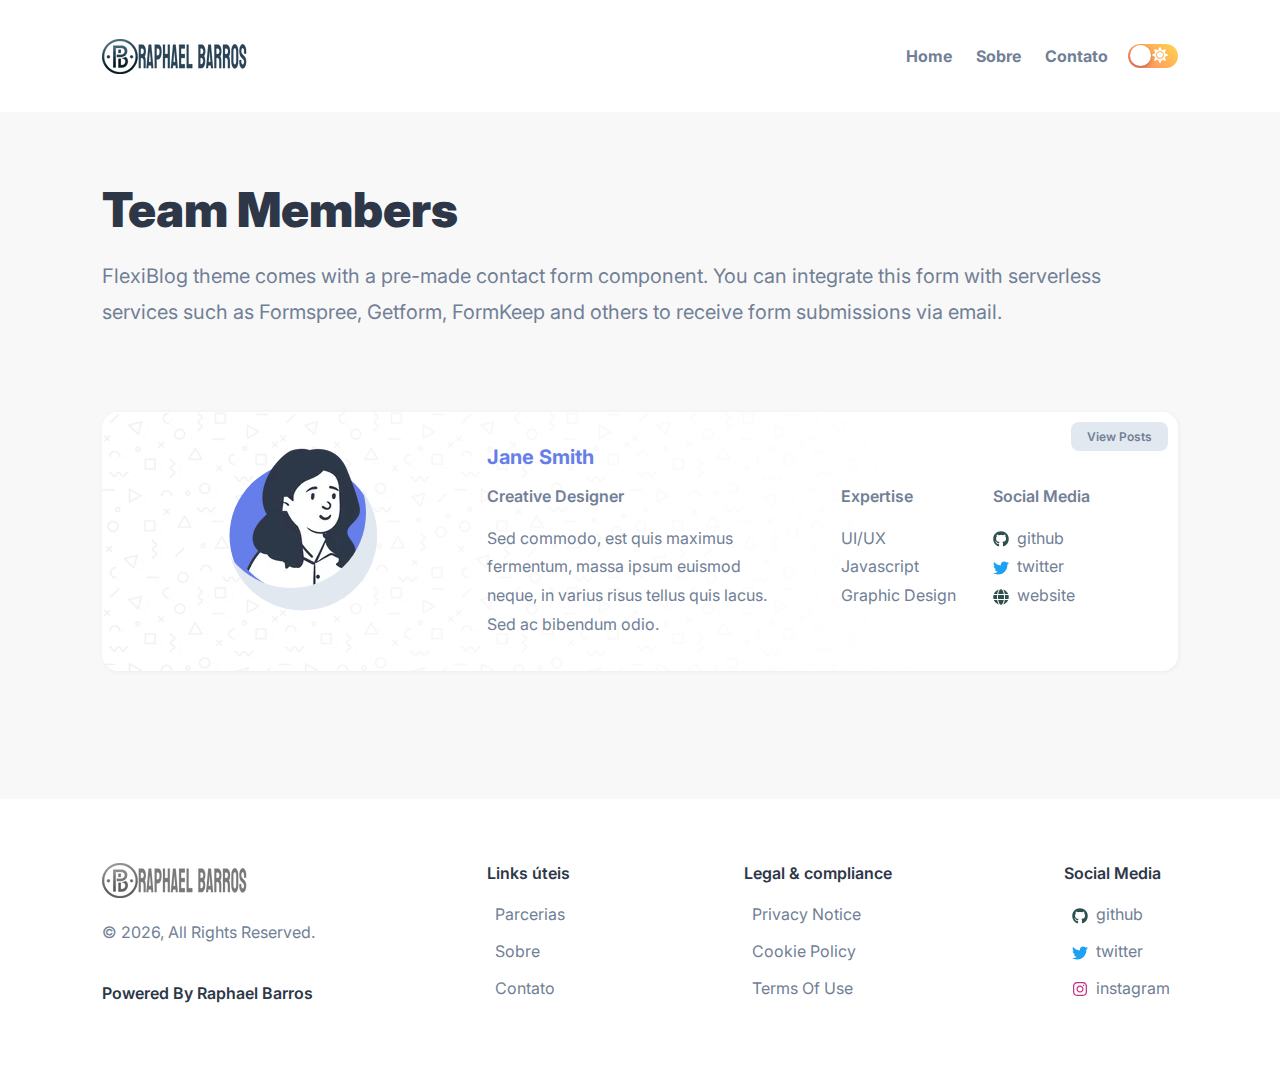
<file: authors/index.html>
<!DOCTYPE html><html lang="en"><head><meta charSet="utf-8"/><meta http-equiv="x-ua-compatible" content="ie=edge"/><meta name="viewport" content="width=device-width, initial-scale=1, shrink-to-fit=no"/><meta name="generator" content="Gatsby 5.6.0"/><meta data-react-helmet="true" itemProp="name" content="Our Team"/><meta data-react-helmet="true" itemProp="description" content="A vida como ela é, a jornada, aprendizados, conquistas, erros de um autodidata empreendedor, Raphael Barros. "/><meta data-react-helmet="true" name="description" content="A vida como ela é, a jornada, aprendizados, conquistas, erros de um autodidata empreendedor, Raphael Barros. "/><meta data-react-helmet="true" property="og:title" content="Our Team"/><meta data-react-helmet="true" property="og:description" content="A vida como ela é, a jornada, aprendizados, conquistas, erros de um autodidata empreendedor, Raphael Barros. "/><meta data-react-helmet="true" property="og:type" content="website"/><meta data-react-helmet="true" property="og:site_name" content="Raphael Barros"/><meta data-react-helmet="true" property="og:image"/><meta data-react-helmet="true" name="twitter:card" content="summary_large_image"/><meta data-react-helmet="true" name="twitter:site" content="Raphael Barros"/><meta data-react-helmet="true" name="twitter:title" content="Our Team"/><meta data-react-helmet="true" name="twitter:description" content="A vida como ela é, a jornada, aprendizados, conquistas, erros de um autodidata empreendedor, Raphael Barros. "/><meta data-react-helmet="true" name="twitter:creator" content="https://x.com/raphaelbarrox_"/><meta data-react-helmet="true" name="twitter:image"/><meta name="theme-color" content="#5a67d8"/><style data-href="/styles.03000fb834c382676bf3.css" data-identity="gatsby-global-css">.rc-switch{background-color:#ccc;border:1px solid #ccc;border-radius:20px 20px;box-sizing:border-box;cursor:pointer;display:inline-block;height:22px;line-height:20px;overflow:hidden;padding:0;position:relative;transition:all .3s cubic-bezier(.35,0,.25,1);vertical-align:middle;width:44px}.rc-switch-inner-checked,.rc-switch-inner-unchecked{color:#fff;font-size:12px;position:absolute;top:0;transition:left .3s cubic-bezier(.35,0,.25,1)}.rc-switch-inner-checked{left:-14px}.rc-switch-inner-unchecked{left:24px}.rc-switch:after{animation-duration:.3s;animation-name:rcSwitchOff;animation-timing-function:cubic-bezier(.35,0,.25,1);background-color:#fff;border-radius:50% 50%;box-shadow:0 2px 5px rgba(0,0,0,.26);content:" ";cursor:pointer;height:18px;left:2px;position:absolute;top:1px;transform:scale(1);transition:left .3s cubic-bezier(.35,0,.25,1);width:18px}.rc-switch:hover:after{animation-name:rcSwitchOn;transform:scale(1.1)}.rc-switch:focus{box-shadow:0 0 0 2px #d5f1fd;outline:none}.rc-switch-checked{background-color:#87d068;border:1px solid #87d068}.rc-switch-checked .rc-switch-inner-checked{left:6px}.rc-switch-checked .rc-switch-inner-unchecked{left:44px}.rc-switch-checked:after{left:22px}.rc-switch-disabled{background:#ccc;border-color:#ccc;cursor:no-drop}.rc-switch-disabled:after{animation-name:none;background:#9e9e9e;cursor:no-drop}.rc-switch-disabled:hover:after{animation-name:none;transform:scale(1)}.rc-switch-label{display:inline-block;font-size:14px;line-height:20px;padding-left:10px;pointer-events:none;-webkit-user-select:text;user-select:text;vertical-align:middle;white-space:normal}@keyframes rcSwitchOn{0%{transform:scale(1)}50%{transform:scale(1.25)}to{transform:scale(1.1)}}@keyframes rcSwitchOff{0%{transform:scale(1.1)}to{transform:scale(1)}}@keyframes fadeInUp{0%{opacity:0;transform:translate3d(0,10%,0)}to{opacity:1;transform:translateZ(0)}}@keyframes fadeInDown{0%{opacity:0;transform:translate3d(0,-10%,0)}to{opacity:1;transform:translateZ(0)}}@keyframes fadeInLeft{0%{opacity:0;transform:translate3d(-20%,0,0)}to{opacity:1;transform:translateZ(0)}}@keyframes fadeInRight{0%{opacity:0;transform:translate3d(20%,0,0)}to{opacity:1;transform:translateZ(0)}}@keyframes fadeIn{0%{opacity:0}to{opacity:1}}@media screen and (min-width:768px){.react-reveal{animation-timing-function:cubic-bezier(.77,0,.175,1)}.fadeInUp{animation-name:fadeInUp}.fadeInDown{animation-name:fadeInDown}.fadeInLeft{animation-name:fadeInLeft}.fadeInRight{animation-name:fadeInRight}.fadeIn{animation-name:fadeIn}}@media not screen and (min-width:768px){.react-reveal{opacity:1!important}}.slick-slider{-webkit-touch-callout:none;-webkit-tap-highlight-color:transparent;box-sizing:border-box;touch-action:pan-y;-webkit-user-select:none;user-select:none;-khtml-user-select:none}.slick-list,.slick-slider{display:block;position:relative}.slick-list{margin:0;overflow:hidden;padding:0}.slick-list:focus{outline:none}.slick-list.dragging{cursor:pointer;cursor:hand}.slick-slider .slick-list,.slick-slider .slick-track{transform:translateZ(0)}.slick-track{display:block;left:0;margin-left:auto;margin-right:auto;position:relative;top:0}.slick-track:after,.slick-track:before{content:"";display:table}.slick-track:after{clear:both}.slick-loading .slick-track{visibility:hidden}.slick-slide{display:none;float:left;height:100%;min-height:1px}[dir=rtl] .slick-slide{float:right}.slick-slide img{display:block}.slick-slide.slick-loading img{display:none}.slick-slide.dragging img{pointer-events:none}.slick-initialized .slick-slide{display:block}.slick-loading .slick-slide{visibility:hidden}.slick-vertical .slick-slide{border:1px solid transparent;display:block;height:auto}.slick-arrow.slick-hidden{display:none}.with-animation .slick-slide{opacity:1;transform:scale(1);transform-origin:left;transition:all .6s ease}.with-animation .slick-slide.slick-active+:not(.slick-active){opacity:0;transform:scale(.7)}.slick-next,.slick-prev{position:absolute;top:50%;transform:translateY(-50%);z-index:2}.slick-prev{box-shadow:-1px 1px 3px 0 rgba(1,1,1,.1);left:-15px}.slick-next{box-shadow:1px 1px 3px 0 rgba(1,1,1,.1);right:-15px}.slick-dots{display:block;list-style:none;margin:0;padding:.5rem 0 0;position:absolute;text-align:center;text-align:right;top:-4rem;width:100%}.slick-dots li{cursor:pointer;display:inline-block;margin:0 5px;padding:0;position:relative}.slick-dots li button{background:transparent;background-color:#a0aec0;border:0;border-radius:100%;cursor:pointer;display:block;font-size:0;height:12px;line-height:0px;margin:5px;outline:none;width:12px}.slick-dots li.slick-active button{background-color:#4a5568}</style><style>.gatsby-image-wrapper{position:relative;overflow:hidden}.gatsby-image-wrapper picture.object-fit-polyfill{position:static!important}.gatsby-image-wrapper img{bottom:0;height:100%;left:0;margin:0;max-width:none;padding:0;position:absolute;right:0;top:0;width:100%;object-fit:cover}.gatsby-image-wrapper [data-main-image]{opacity:0;transform:translateZ(0);transition:opacity .25s linear;will-change:opacity}.gatsby-image-wrapper-constrained{display:inline-block;vertical-align:top}</style><noscript><style>.gatsby-image-wrapper noscript [data-main-image]{opacity:1!important}.gatsby-image-wrapper [data-placeholder-image]{opacity:0!important}</style></noscript><script type="module">const e="undefined"!=typeof HTMLImageElement&&"loading"in HTMLImageElement.prototype;e&&document.body.addEventListener("load",(function(e){const t=e.target;if(void 0===t.dataset.mainImage)return;if(void 0===t.dataset.gatsbyImageSsr)return;let a=null,n=t;for(;null===a&&n;)void 0!==n.parentNode.dataset.gatsbyImageWrapper&&(a=n.parentNode),n=n.parentNode;const o=a.querySelector("[data-placeholder-image]"),r=new Image;r.src=t.currentSrc,r.decode().catch((()=>{})).then((()=>{t.style.opacity=1,o&&(o.style.opacity=0,o.style.transition="opacity 500ms linear")}))}),!0);</script><link crossorigin="" href="https://fonts.gstatic.com/" rel="preconnect"/><link crossorigin="" href="https://fonts.googleapis.com/" rel="preconnect"/><title data-react-helmet="true">Our Team | Raphael Barros</title><link rel="sitemap" type="application/xml" href="/sitemap-index.xml"/><link rel="preconnect" href="https://www.google-analytics.com"/><link rel="dns-prefetch" href="https://www.google-analytics.com"/><link rel="icon" href="/favicon-32x32.png?v=b42d288b8c5a169f8ea286b302e18d45" type="image/png"/><link rel="manifest" href="/manifest.webmanifest" crossorigin="anonymous"/><link rel="apple-touch-icon" sizes="48x48" href="/icons/icon-48x48.png?v=b42d288b8c5a169f8ea286b302e18d45"/><link rel="apple-touch-icon" sizes="72x72" href="/icons/icon-72x72.png?v=b42d288b8c5a169f8ea286b302e18d45"/><link rel="apple-touch-icon" sizes="96x96" href="/icons/icon-96x96.png?v=b42d288b8c5a169f8ea286b302e18d45"/><link rel="apple-touch-icon" sizes="144x144" href="/icons/icon-144x144.png?v=b42d288b8c5a169f8ea286b302e18d45"/><link rel="apple-touch-icon" sizes="192x192" href="/icons/icon-192x192.png?v=b42d288b8c5a169f8ea286b302e18d45"/><link rel="apple-touch-icon" sizes="256x256" href="/icons/icon-256x256.png?v=b42d288b8c5a169f8ea286b302e18d45"/><link rel="apple-touch-icon" sizes="384x384" href="/icons/icon-384x384.png?v=b42d288b8c5a169f8ea286b302e18d45"/><link rel="apple-touch-icon" sizes="512x512" href="/icons/icon-512x512.png?v=b42d288b8c5a169f8ea286b302e18d45"/></head><body><div id="___gatsby"><div style="outline:none" tabindex="-1" id="gatsby-focus-wrapper"><style data-emotion-css="o12to9">body{--theme-ui-colors-text:var(--theme-ui-colors-text,#718096);--theme-ui-colors-article:var(--theme-ui-colors-article,#4a5568);--theme-ui-colors-heading:var(--theme-ui-colors-heading,#2d3748);--theme-ui-colors-alphaLighter:var(--theme-ui-colors-alphaLighter,#ebf4ff);--theme-ui-colors-alphaLight:var(--theme-ui-colors-alphaLight,#a3bffa);--theme-ui-colors-alpha:var(--theme-ui-colors-alpha,#667eea);--theme-ui-colors-alphaDark:var(--theme-ui-colors-alphaDark,#5a67d8);--theme-ui-colors-alphaDarker:var(--theme-ui-colors-alphaDarker,#434190);--theme-ui-colors-betaLighter:var(--theme-ui-colors-betaLighter,#faf5ff);--theme-ui-colors-betaLight:var(--theme-ui-colors-betaLight,#d6bcfa);--theme-ui-colors-beta:var(--theme-ui-colors-beta,#9f7aea);--theme-ui-colors-betaDark:var(--theme-ui-colors-betaDark,#805ad5);--theme-ui-colors-betaDarker:var(--theme-ui-colors-betaDarker,#553c9a);--theme-ui-colors-omegaLighter:var(--theme-ui-colors-omegaLighter,#edf2f7);--theme-ui-colors-omegaLight:var(--theme-ui-colors-omegaLight,#e2e8f0);--theme-ui-colors-omega:var(--theme-ui-colors-omega,#a0aec0);--theme-ui-colors-omegaDark:var(--theme-ui-colors-omegaDark,#718096);--theme-ui-colors-omegaDarker:var(--theme-ui-colors-omegaDarker,#2d3748);--theme-ui-colors-successLight:var(--theme-ui-colors-successLight,#f0fff4);--theme-ui-colors-success:var(--theme-ui-colors-success,#48bb78);--theme-ui-colors-errorLight:var(--theme-ui-colors-errorLight,#fff5f5);--theme-ui-colors-error:var(--theme-ui-colors-error,#f56565);--theme-ui-colors-white:var(--theme-ui-colors-white,#fff);--theme-ui-colors-background:var(--theme-ui-colors-background,#f8f8f8);--theme-ui-colors-contentBg:var(--theme-ui-colors-contentBg,#fff);--theme-ui-colors-headerBg:var(--theme-ui-colors-headerBg,#fff);--theme-ui-colors-footerBg:var(--theme-ui-colors-footerBg,#fff);--theme-ui-colors-mute:var(--theme-ui-colors-mute,#e2e8f0);--theme-ui-colors-highlight:var(--theme-ui-colors-highlight,#edf2f7);color:var(--theme-ui-colors-text,#718096);background-color:var(--theme-ui-colors-background,#f8f8f8);}body.theme-ui-dark{--theme-ui-colors-alphaLighter:var(--theme-ui-colors-modes-dark-alphaLighter,#434190);--theme-ui-colors-alphaLight:var(--theme-ui-colors-modes-dark-alphaLight,#5a67d8);--theme-ui-colors-alphaDark:var(--theme-ui-colors-modes-dark-alphaDark,#a3bffa);--theme-ui-colors-alphaDarker:var(--theme-ui-colors-modes-dark-alphaDarker,#ebf4ff);--theme-ui-colors-betaLighter:var(--theme-ui-colors-modes-dark-betaLighter,#553c9a);--theme-ui-colors-betaLight:var(--theme-ui-colors-modes-dark-betaLight,#805ad5);--theme-ui-colors-betaDark:var(--theme-ui-colors-modes-dark-betaDark,#d6bcfa);--theme-ui-colors-betaDarker:var(--theme-ui-colors-modes-dark-betaDarker,#faf5ff);--theme-ui-colors-omegaLighter:var(--theme-ui-colors-modes-dark-omegaLighter,#2d3748);--theme-ui-colors-omegaLight:var(--theme-ui-colors-modes-dark-omegaLight,#718096);--theme-ui-colors-omegaDark:var(--theme-ui-colors-modes-dark-omegaDark,#e2e8f0);--theme-ui-colors-omegaDarker:var(--theme-ui-colors-modes-dark-omegaDarker,#edf2f7);--theme-ui-colors-text:var(--theme-ui-colors-modes-dark-text,#cbd5e0);--theme-ui-colors-article:var(--theme-ui-colors-modes-dark-article,#e2e8f0);--theme-ui-colors-heading:var(--theme-ui-colors-modes-dark-heading,#edf2f7);--theme-ui-colors-background:var(--theme-ui-colors-modes-dark-background,#1a202c);--theme-ui-colors-contentBg:var(--theme-ui-colors-modes-dark-contentBg,#2d3748);--theme-ui-colors-headerBg:var(--theme-ui-colors-modes-dark-headerBg,#2d3748);--theme-ui-colors-footerBg:var(--theme-ui-colors-modes-dark-footerBg,#2d3748);--theme-ui-colors-mute:var(--theme-ui-colors-modes-dark-mute,#718096);}</style><style data-emotion-css="wxng5j">*{box-sizing:border-box;}body{margin:0;font-family:'Inter',sans-serif;font-size:1rem;font-weight:normal;line-height:1.8;-webkit-font-smoothing:antialiased;-webkit-text-decoration:none;text-decoration:none;}</style><style data-emotion-css="130izn8">.css-130izn8{box-sizing:border-box;margin:0;min-width:0;-webkit-flex-direction:column;-ms-flex-direction:column;flex-direction:column;height:100vh;display:-webkit-box;display:-webkit-flex;display:-ms-flexbox;display:flex;}</style><div class="css-130izn8"><style data-emotion-css="166sefx">html{font-size:85%;-webkit-scroll-behavior:smooth;-moz-scroll-behavior:smooth;-ms-scroll-behavior:smooth;scroll-behavior:smooth;}@media screen and (min-width:640px){html{font-size:90%;}}@media screen and (min-width:768px){html{font-size:95%;}}@media screen and (min-width:1024px){html{font-size:100%;}}::selection{color:var(--theme-ui-colors-white,#fff);background:var(--theme-ui-colors-omegaDark,#718096);}</style><style data-emotion-css="8quyoq">.css-8quyoq{box-sizing:border-box;margin:0;min-width:0;position:relative;background-color:var(--theme-ui-colors-headerBg,#fff);}</style><div class="css-8quyoq"><style data-emotion-css="1s3ligh">.css-1s3ligh{box-sizing:border-box;margin:0;min-width:0;width:100%;max-width:1140px;margin-left:auto;margin-right:auto;padding-left:1rem;padding-right:1rem;position:relative;z-index:10;}@media screen and (min-width:640px){.css-1s3ligh{padding-left:2rem;padding-right:2rem;}}</style><div class="css-1s3ligh"><style data-emotion-css="16oqm0b">.css-16oqm0b{box-sizing:border-box;margin:0;min-width:0;-webkit-box-pack:justify;-webkit-justify-content:space-between;-ms-flex-pack:justify;justify-content:space-between;-webkit-align-items:center;-webkit-box-align:center;-ms-flex-align:center;align-items:center;height:6rem;padding-top:1rem;padding-bottom:1rem;display:-webkit-box;display:-webkit-flex;display:-ms-flexbox;display:flex;}@media screen and (min-width:640px){.css-16oqm0b{height:7rem;padding-top:2rem;padding-bottom:2rem;}}</style><div class="css-16oqm0b"><style data-emotion-css="1q5edj3">.css-1q5edj3{box-sizing:border-box;margin:0;min-width:0;-webkit-flex-basis:100%;-ms-flex-preferred-size:100%;flex-basis:100%;}@media screen and (min-width:768px){.css-1q5edj3{-webkit-flex-basis:33.333333%;-ms-flex-preferred-size:33.333333%;flex-basis:33.333333%;}}</style><div class="css-1q5edj3"><style data-emotion-css="1j6pvph">.css-1j6pvph{box-sizing:border-box;margin:0;min-width:0;font-family:'Inter',sans-serif;font-weight:bold;line-height:1.33;display:block;color:var(--theme-ui-colors-heading,#2d3748);font-weight:bold;-webkit-text-decoration:none;text-decoration:none;margin-bottom:1rem;font-size:1.5rem;margin:0;}</style><a alt="Raphael Barros" aria-label="Raphael Barros" class="css-1j6pvph" href="/"><div data-gatsby-image-wrapper="" style="vertical-align:middle" class="gatsby-image-wrapper gatsby-image-wrapper-constrained"><div style="max-width:150px;display:block"><img alt="" role="presentation" aria-hidden="true" src="data:image/svg+xml;charset=utf-8,%3Csvg%20height=&#x27;35&#x27;%20width=&#x27;150&#x27;%20xmlns=&#x27;http://www.w3.org/2000/svg&#x27;%20version=&#x27;1.1&#x27;%3E%3C/svg%3E" style="max-width:100%;display:block;position:static"/></div><div aria-hidden="true" data-placeholder-image="" style="opacity:1;transition:opacity 500ms linear"></div><picture><source type="image/webp" srcSet="/static/8cee5cd95278dc5167c6cfb72acf5fe1/67108/logo.webp 38w,/static/8cee5cd95278dc5167c6cfb72acf5fe1/38397/logo.webp 75w,/static/8cee5cd95278dc5167c6cfb72acf5fe1/edeef/logo.webp 150w,/static/8cee5cd95278dc5167c6cfb72acf5fe1/471f0/logo.webp 300w" sizes="(min-width: 150px) 150px, 100vw"/><img data-gatsby-image-ssr="" data-main-image="" style="opacity:0" sizes="(min-width: 150px) 150px, 100vw" decoding="async" loading="eager" src="/static/8cee5cd95278dc5167c6cfb72acf5fe1/a15e9/logo.png" srcSet="/static/8cee5cd95278dc5167c6cfb72acf5fe1/6e6b3/logo.png 38w,/static/8cee5cd95278dc5167c6cfb72acf5fe1/7e8ff/logo.png 75w,/static/8cee5cd95278dc5167c6cfb72acf5fe1/a15e9/logo.png 150w,/static/8cee5cd95278dc5167c6cfb72acf5fe1/86eb4/logo.png 300w" alt="Raphael Barros"/></picture><noscript><picture><source type="image/webp" srcSet="/static/8cee5cd95278dc5167c6cfb72acf5fe1/67108/logo.webp 38w,/static/8cee5cd95278dc5167c6cfb72acf5fe1/38397/logo.webp 75w,/static/8cee5cd95278dc5167c6cfb72acf5fe1/edeef/logo.webp 150w,/static/8cee5cd95278dc5167c6cfb72acf5fe1/471f0/logo.webp 300w" sizes="(min-width: 150px) 150px, 100vw"/><img data-gatsby-image-ssr="" data-main-image="" style="opacity:0" sizes="(min-width: 150px) 150px, 100vw" decoding="async" loading="eager" src="/static/8cee5cd95278dc5167c6cfb72acf5fe1/a15e9/logo.png" srcSet="/static/8cee5cd95278dc5167c6cfb72acf5fe1/6e6b3/logo.png 38w,/static/8cee5cd95278dc5167c6cfb72acf5fe1/7e8ff/logo.png 75w,/static/8cee5cd95278dc5167c6cfb72acf5fe1/a15e9/logo.png 150w,/static/8cee5cd95278dc5167c6cfb72acf5fe1/86eb4/logo.png 300w" alt="Raphael Barros"/></picture></noscript><script type="module">const t="undefined"!=typeof HTMLImageElement&&"loading"in HTMLImageElement.prototype;if(t){const t=document.querySelectorAll("img[data-main-image]");for(let e of t){e.dataset.src&&(e.setAttribute("src",e.dataset.src),e.removeAttribute("data-src")),e.dataset.srcset&&(e.setAttribute("srcset",e.dataset.srcset),e.removeAttribute("data-srcset"));const t=e.parentNode.querySelectorAll("source[data-srcset]");for(let e of t)e.setAttribute("srcset",e.dataset.srcset),e.removeAttribute("data-srcset");e.complete&&(e.style.opacity=1,e.parentNode.parentNode.querySelector("[data-placeholder-image]").style.opacity=0)}}</script></div></a></div><style data-emotion-css="163yhbe">.css-163yhbe{box-sizing:border-box;margin:0;min-width:0;-webkit-flex-basis:auto;-ms-flex-preferred-size:auto;flex-basis:auto;min-width:auto;-webkit-order:3;-ms-flex-order:3;order:3;margin-left:1rem;margin-right:1rem;}@media screen and (min-width:768px){.css-163yhbe{-webkit-flex-basis:33.333333%;-ms-flex-preferred-size:33.333333%;flex-basis:33.333333%;-webkit-order:unset;-ms-flex-order:unset;order:unset;}}</style><div class="css-163yhbe"></div><style data-emotion-css="td4tiv">.css-td4tiv{box-sizing:border-box;margin:0;min-width:0;-webkit-flex-basis:auto;-ms-flex-preferred-size:auto;flex-basis:auto;min-width:auto;-webkit-order:4;-ms-flex-order:4;order:4;}@media screen and (min-width:768px){.css-td4tiv{-webkit-flex-basis:33.333333%;-ms-flex-preferred-size:33.333333%;flex-basis:33.333333%;-webkit-order:unset;-ms-flex-order:unset;order:unset;}}</style><div class="css-td4tiv"><style data-emotion-css="mzyruo">.css-mzyruo{box-sizing:border-box;margin:0;min-width:0;display:none;}@media screen and (min-width:768px){.css-mzyruo{display:block;}}</style><div class="css-mzyruo"><style data-emotion-css="yo0yuz">.css-yo0yuz{box-sizing:border-box;margin:0;min-width:0;-webkit-flex-direction:row;-ms-flex-direction:row;flex-direction:row;-webkit-box-pack:end;-webkit-justify-content:flex-end;-ms-flex-pack:end;justify-content:flex-end;-webkit-flex-wrap:wrap;-ms-flex-wrap:wrap;flex-wrap:wrap;display:-webkit-box;display:-webkit-flex;display:-ms-flexbox;display:flex;}</style><div class="css-yo0yuz"><style data-emotion-css="f5zorj">.css-f5zorj{box-sizing:border-box;margin:0;min-width:0;color:inherit;-webkit-text-decoration:none;text-decoration:none;font-weight:700;display:inline-block;color:var(--theme-ui-colors-omegaDark,#718096);-webkit-text-decoration:none;text-decoration:none;-webkit-user-select:none;-moz-user-select:none;-ms-user-select:none;user-select:none;padding:0.25rem;margin:0;margin-left:0.5rem;margin-right:0.5rem;}.css-f5zorj:hover,.css-f5zorj:focus,.css-f5zorj.active{color:primary;}.css-f5zorj:visited{color:var(--theme-ui-colors-omegaDark,#718096);}.css-f5zorj:hover{color:var(--theme-ui-colors-alpha,#667eea);}.css-f5zorj svg{display:block;margin-left:auto;margin-right:auto;margin-bottom:0.25rem;}</style><a class="css-f5zorj" href="/">Home</a><a class="css-f5zorj" href="/about/">Sobre</a><a class="css-f5zorj" href="/contact/">Contato</a></div></div><style data-emotion-css="13pi9m9">.css-13pi9m9{box-sizing:border-box;margin:0;min-width:0;display:block;}@media screen and (min-width:768px){.css-13pi9m9{display:none;}}</style><div class="css-13pi9m9"><style data-emotion-css="1xw2bw6">.css-1xw2bw6{box-sizing:border-box;margin:0;min-width:0;-webkit-appearance:none;-moz-appearance:none;appearance:none;display:-webkit-inline-box;display:-webkit-inline-flex;display:-ms-inline-flexbox;display:inline-flex;-webkit-align-items:center;-webkit-box-align:center;-ms-flex-align:center;align-items:center;-webkit-box-pack:center;-webkit-justify-content:center;-ms-flex-pack:center;justify-content:center;padding:0.25rem;width:32px;height:32px;color:inherit;background-color:transparent;border:none;border-radius:4px;display:inline-block;min-width:auto;-webkit-align-items:center;-webkit-box-align:center;-ms-flex-align:center;align-items:center;-webkit-box-pack:space-evenly;-webkit-justify-content:space-evenly;-ms-flex-pack:space-evenly;justify-content:space-evenly;outline:0;-webkit-user-select:none;-moz-user-select:none;-ms-user-select:none;user-select:none;-webkit-tap-highlight-color:transparent;-webkit-touch-callout:none;-webkit-user-select:none;-khtml-user-select:none;-moz-user-select:none;-ms-user-select:none;border-radius:9999px;cursor:pointer;border-width:3px;border-style:solid;-webkit-transition:all 250ms ease;transition:all 250ms ease;box-sizing:initial;color:var(--theme-ui-colors-omega,#a0aec0);border-color:transparent;vertical-align:middle;width:24px;height:24px;padding:0.5rem;background-color:var(--theme-ui-colors-omegaLighter,#edf2f7);-webkit-transition:left 0.3s cubic-bezier(0.78,0.14,0.15,0.86);transition:left 0.3s cubic-bezier(0.78,0.14,0.15,0.86);left:-2rem;}.css-1xw2bw6 +a,.css-1xw2bw6 + button{margin-left:0.5rem;}.css-1xw2bw6 svg{width:24px;height:24px;}@media (hover:hover) and (pointer:fine){.css-1xw2bw6:hover{background-color:var(--theme-ui-colors-alpha,#667eea);color:var(--theme-ui-colors-white,#fff);}.css-1xw2bw6:hover svg{fill:var(--theme-ui-colors-white,#fff);}}.css-1xw2bw6:before{display:none;}@media screen and (min-width:768px){.css-1xw2bw6{display:none;}}</style><button aria-label="Menu" class="css-1xw2bw6"><svg stroke="currentColor" fill="currentColor" stroke-width="0" viewBox="0 0 448 512" height="1em" width="1em" xmlns="http://www.w3.org/2000/svg"><path d="M16 132h416c8.837 0 16-7.163 16-16V76c0-8.837-7.163-16-16-16H16C7.163 60 0 67.163 0 76v40c0 8.837 7.163 16 16 16zm0 160h416c8.837 0 16-7.163 16-16v-40c0-8.837-7.163-16-16-16H16c-8.837 0-16 7.163-16 16v40c0 8.837 7.163 16 16 16zm0 160h416c8.837 0 16-7.163 16-16v-40c0-8.837-7.163-16-16-16H16c-8.837 0-16 7.163-16 16v40c0 8.837 7.163 16 16 16z"></path></svg></button><style data-emotion-css="ifm721">.css-ifm721{box-sizing:border-box;margin:0;min-width:0;position:fixed;top:0;right:0;-webkit-transform:translate(100%,0);-ms-transform:translate(100%,0);transform:translate(100%,0);width:75%;height:100vh;background-color:var(--theme-ui-colors-contentBg,#fff);-webkit-transition:all .5s cubic-bezier(.77,0,.175,1);transition:all .5s cubic-bezier(.77,0,.175,1);z-index:99;}.css-ifm721 open{-webkit-transform:translate(0,0);-ms-transform:translate(0,0);transform:translate(0,0);box-shadow:0 0 45px 0 rgba(0,0,0,.25);}</style><div class="css-ifm721"><style data-emotion-css="kovx41">.css-kovx41{box-sizing:border-box;margin:0;min-width:0;position:relative;height:100%;z-index:2;background-color:var(--theme-ui-colors-contentBg,#fff);overflow-y:scroll;font-size:1.25rem;padding:4rem;}</style><div class="css-kovx41"></div></div><style data-emotion-css="1ylv1n">.css-1ylv1n{box-sizing:border-box;margin:0;min-width:0;position:fixed;top:0;right:100%;width:100%;height:100%;background-color:#222;opacity:0;-webkit-transition:opacity .5s cubic-bezier(.77,0,.175,1);transition:opacity .5s cubic-bezier(.77,0,.175,1);z-index:90;}</style><div class="css-1ylv1n"></div></div></div><style data-emotion-css="w1ne5u">.css-w1ne5u{box-sizing:border-box;margin:0;min-width:0;min-width:auto;-webkit-order:2;-ms-flex-order:2;order:2;}@media screen and (min-width:768px){.css-w1ne5u{-webkit-order:unset;-ms-flex-order:unset;order:unset;}}</style><div class="css-w1ne5u"><style data-emotion-css="vurnku">.css-vurnku{box-sizing:border-box;margin:0;min-width:0;}</style><div class="css-vurnku"><style data-emotion-css="ipwkuf">.css-ipwkuf{box-sizing:border-box;margin:0;min-width:0;-webkit-appearance:none;-moz-appearance:none;appearance:none;display:-webkit-inline-box;display:-webkit-inline-flex;display:-ms-inline-flexbox;display:inline-flex;-webkit-align-items:center;-webkit-box-align:center;-ms-flex-align:center;align-items:center;-webkit-box-pack:center;-webkit-justify-content:center;-ms-flex-pack:center;justify-content:center;padding:0.25rem;width:32px;height:32px;color:inherit;background-color:transparent;border:none;border-radius:4px;display:inline-block;min-width:auto;-webkit-align-items:center;-webkit-box-align:center;-ms-flex-align:center;align-items:center;-webkit-box-pack:space-evenly;-webkit-justify-content:space-evenly;-ms-flex-pack:space-evenly;justify-content:space-evenly;outline:0;-webkit-user-select:none;-moz-user-select:none;-ms-user-select:none;user-select:none;-webkit-tap-highlight-color:transparent;-webkit-touch-callout:none;-webkit-user-select:none;-khtml-user-select:none;-moz-user-select:none;-ms-user-select:none;border-radius:9999px;cursor:pointer;border-width:3px;border-style:solid;-webkit-transition:all 250ms ease;transition:all 250ms ease;box-sizing:initial;color:var(--theme-ui-colors-omega,#a0aec0);border-color:transparent;vertical-align:middle;width:24px;height:24px;padding:0.5rem;background-color:var(--theme-ui-colors-omegaLighter,#edf2f7);display:block;}.css-ipwkuf +a,.css-ipwkuf + button{margin-left:0.5rem;}.css-ipwkuf svg{width:24px;height:24px;}@media (hover:hover) and (pointer:fine){.css-ipwkuf:hover{background-color:var(--theme-ui-colors-alpha,#667eea);color:var(--theme-ui-colors-white,#fff);}.css-ipwkuf:hover svg{fill:var(--theme-ui-colors-white,#fff);}}.css-ipwkuf:before{display:none;}@media screen and (min-width:768px){.css-ipwkuf{display:none;}}</style><button aria-label="Toggle dark mode" class="css-ipwkuf"><svg stroke="currentColor" fill="currentColor" stroke-width="0" viewBox="0 0 512 512" height="1em" width="1em" xmlns="http://www.w3.org/2000/svg"><path d="M256 160c-52.9 0-96 43.1-96 96s43.1 96 96 96 96-43.1 96-96-43.1-96-96-96zm246.4 80.5l-94.7-47.3 33.5-100.4c4.5-13.6-8.4-26.5-21.9-21.9l-100.4 33.5-47.4-94.8c-6.4-12.8-24.6-12.8-31 0l-47.3 94.7L92.7 70.8c-13.6-4.5-26.5 8.4-21.9 21.9l33.5 100.4-94.7 47.4c-12.8 6.4-12.8 24.6 0 31l94.7 47.3-33.5 100.5c-4.5 13.6 8.4 26.5 21.9 21.9l100.4-33.5 47.3 94.7c6.4 12.8 24.6 12.8 31 0l47.3-94.7 100.4 33.5c13.6 4.5 26.5-8.4 21.9-21.9l-33.5-100.4 94.7-47.3c13-6.5 13-24.7.2-31.1zm-155.9 106c-49.9 49.9-131.1 49.9-181 0-49.9-49.9-49.9-131.1 0-181 49.9-49.9 131.1-49.9 181 0 49.9 49.9 49.9 131.1 0 181z"></path></svg></button><style data-emotion-css="cqu7wq">.css-cqu7wq{display:none;}@media screen and (min-width:768px){.css-cqu7wq{display:block;}}.css-cqu7wq.rc-switch{background:linear-gradient(45deg,#FF7D6B,#FFD64C);border:0;width:50px;height:24px;}.css-cqu7wq.rc-switch:focus{box-shadow:none;}.css-cqu7wq.rc-switch-checked{background:linear-gradient(45deg,#3366FF,#AC15B8);border:0;}.css-cqu7wq.rc-switch:after{width:21px;height:21px;}.css-cqu7wq.rc-switch-checked:after{left:auto;right:2px;}.css-cqu7wq .rc-switch-inner{font-size:unset;top:1px;left:26px;}.css-cqu7wq.rc-switch-checked .rc-switch-inner{left:7px;}</style><button aria-label="Toggle dark mode" type="button" role="switch" aria-checked="false" class="rc-switch css-cqu7wq"><span class="rc-switch-inner"><span class="rc-switch-inner-checked"><style data-emotion-css="uk6cul">.css-uk6cul{vertical-align:middle;}</style><svg stroke="currentColor" fill="currentColor" stroke-width="0" viewBox="0 0 512 512" class="css-uk6cul" height="16" width="16" xmlns="http://www.w3.org/2000/svg"><path d="M283.211 512c78.962 0 151.079-35.925 198.857-94.792 7.068-8.708-.639-21.43-11.562-19.35-124.203 23.654-238.262-71.576-238.262-196.954 0-72.222 38.662-138.635 101.498-174.394 9.686-5.512 7.25-20.197-3.756-22.23A258.156 258.156 0 0 0 283.211 0c-141.309 0-256 114.511-256 256 0 141.309 114.511 256 256 256z"></path></svg></span><span class="rc-switch-inner-unchecked"><svg stroke="currentColor" fill="currentColor" stroke-width="0" viewBox="0 0 512 512" class="css-uk6cul" height="16" width="16" xmlns="http://www.w3.org/2000/svg"><path d="M256 160c-52.9 0-96 43.1-96 96s43.1 96 96 96 96-43.1 96-96-43.1-96-96-96zm246.4 80.5l-94.7-47.3 33.5-100.4c4.5-13.6-8.4-26.5-21.9-21.9l-100.4 33.5-47.4-94.8c-6.4-12.8-24.6-12.8-31 0l-47.3 94.7L92.7 70.8c-13.6-4.5-26.5 8.4-21.9 21.9l33.5 100.4-94.7 47.4c-12.8 6.4-12.8 24.6 0 31l94.7 47.3-33.5 100.5c-4.5 13.6 8.4 26.5 21.9 21.9l100.4-33.5 47.3 94.7c6.4 12.8 24.6 12.8 31 0l47.3-94.7 100.4 33.5c13.6 4.5 26.5-8.4 21.9-21.9l-33.5-100.4 94.7-47.3c13-6.5 13-24.7.2-31.1zm-155.9 106c-49.9 49.9-131.1 49.9-181 0-49.9-49.9-49.9-131.1 0-181 49.9-49.9 131.1-49.9 181 0 49.9 49.9 49.9 131.1 0 181z"></path></svg></span></span></button></div></div></div></div></div><style data-emotion-css="1qe1pxe">.css-1qe1pxe{box-sizing:border-box;margin:0;min-width:0;-webkit-flex:1 1 auto;-ms-flex:1 1 auto;flex:1 1 auto;}</style><div class="css-1qe1pxe"><style data-emotion-css="1b24wpc">.css-1b24wpc{box-sizing:border-box;margin:0;min-width:0;min-width:auto;border-top-style:solid;border-top-color:transparent;border-top-width:2px;height:0;margin-top:1rem;margin-bottom:1rem;}@media screen and (min-width:640px){.css-1b24wpc{margin-top:2rem;margin-bottom:2rem;}}</style><div class="css-1b24wpc"></div><style data-emotion-css="bh18vc">.css-bh18vc{box-sizing:border-box;margin:0;min-width:0;width:100%;max-width:1140px;margin-left:auto;margin-right:auto;max-width:1140px;padding-left:1rem;padding-right:1rem;}@media screen and (min-width:640px){.css-bh18vc{padding-left:2rem;padding-right:2rem;}}</style><div class="css-bh18vc"><style data-emotion-css="4p9r15">.css-4p9r15{box-sizing:border-box;margin:0;min-width:0;width:100%;max-width:1140px;margin-left:auto;margin-right:auto;max-width:none;}</style><div class="css-4p9r15"><style data-emotion-css="4cffwv">.css-4cffwv{box-sizing:border-box;margin:0;min-width:0;display:-webkit-box;display:-webkit-flex;display:-ms-flexbox;display:flex;}</style><div class="css-4cffwv"><div><style data-emotion-css="19bg7qi">.css-19bg7qi{box-sizing:border-box;margin:0;min-width:0;font-family:'Inter',sans-serif;font-weight:bold;line-height:1.33;display:block;color:var(--theme-ui-colors-heading,#2d3748);font-weight:900;-webkit-text-decoration:none;text-decoration:none;margin-bottom:1rem;font-size:1.875rem;}@media screen and (min-width:640px){.css-19bg7qi{font-size:2.25rem;}}@media screen and (min-width:1024px){.css-19bg7qi{font-size:3rem;}}</style><h1 class="css-19bg7qi">Team Members<!-- --> </h1><style data-emotion-css="b2yk5y">.css-b2yk5y{box-sizing:border-box;margin:0;min-width:0;display:block;color:var(--theme-ui-colors-heading,#2d3748);font-weight:bold;-webkit-text-decoration:none;text-decoration:none;margin-bottom:1rem;font-size:1.25rem;font-weight:normal;color:var(--theme-ui-colors-omegaDark,#718096);}</style><div class="css-b2yk5y">FlexiBlog theme comes with a pre-made contact form component. You can integrate this form with serverless services such as Formspree, Getform, FormKeep and others to receive form submissions via email.</div></div></div></div></div><div class="css-bh18vc"><div class="css-4p9r15"><div class="css-4cffwv"><style data-emotion-css="1o15qec">.css-1o15qec{box-sizing:border-box;margin:0;min-width:0;width:100%;max-width:1140px;margin-left:auto;margin-right:auto;-webkit-flex:1;-ms-flex:1;flex:1;margin-left:0;}</style><div class="css-1o15qec"><div class="css-1b24wpc"></div><style data-emotion-css="1gbuxmf">.css-1gbuxmf{box-sizing:border-box;margin:0;min-width:0;background-color:var(--theme-ui-colors-contentBg,#fff);border-radius:1rem;-webkit-transition: -webkit-transform 250ms ease, box-shadow 250ms ease, color 250ms ease;-webkit-transition: transform 250ms ease, box-shadow 250ms ease, color 250ms ease;transition: transform 250ms ease, box-shadow 250ms ease, color 250ms ease;box-shadow:1px 1px 5px 0 rgba(1,1,1,.05);padding:2rem;position:relative;}</style><div class="css-1gbuxmf"><style data-emotion-css="h0h0h8">.css-h0h0h8{box-sizing:border-box;margin:0;min-width:0;-webkit-flex-direction:column;-ms-flex-direction:column;flex-direction:column;position:relative;z-index:3;display:-webkit-box;display:-webkit-flex;display:-ms-flexbox;display:flex;}@media screen and (min-width:640px){.css-h0h0h8{-webkit-flex-direction:row;-ms-flex-direction:row;flex-direction:row;}}</style><div class="css-h0h0h8"><style data-emotion-css="1cbx1z6">.css-1cbx1z6{box-sizing:border-box;margin:0;min-width:0;-webkit-flex-basis:33.333333%;-ms-flex-preferred-size:33.333333%;flex-basis:33.333333%;}</style><div class="css-1cbx1z6"><div class="css-vurnku"><style data-emotion-css="q8lpjg">.css-q8lpjg{box-sizing:border-box;margin:0;min-width:0;color:var(--theme-ui-colors-alpha,#667eea);-webkit-text-decoration:none;text-decoration:none;-webkit-user-select:none;-moz-user-select:none;-ms-user-select:none;user-select:none;}.css-q8lpjg:visited{color:var(--theme-ui-colors-alpha,#667eea);}.css-q8lpjg:hover{color:var(--theme-ui-colors-alphaDark,#5a67d8);}</style><a aria-label="Jane Smith" class="css-q8lpjg" href="/author/jane-smith/"><style data-emotion-css="652wqb">.css-652wqb{box-sizing:border-box;margin:0;min-width:0;position:relative;z-index:2;text-align:center;margin-bottom:1.0499999999999998rem;}</style><div class="css-652wqb"><div class="css-vurnku"><style data-emotion-css="rp95h0">.css-rp95h0{box-sizing:border-box;margin:0;min-width:0;width:10.5rem;height:100%;max-width:150px;border-radius:9999px;position:absolute;-webkit-transform:translate(-50%) scale(0.98);-ms-transform:translate(-50%) scale(0.98);transform:translate(-50%) scale(0.98);left:50%;top:1.0499999999999998rem;background-color:var(--theme-ui-colors-alpha,#667eea);}@media screen and (min-width:640px){.css-rp95h0{width:100%;}}</style><div class="css-rp95h0"></div><style data-emotion-css="1v1tcrd">.css-1v1tcrd{box-sizing:border-box;margin:0;min-width:0;width:10.5rem;height:100%;max-width:150px;border-radius:9999px;position:absolute;z-index:2;left:50%;-webkit-transform:translate(-50%);-ms-transform:translate(-50%);transform:translate(-50%);margin-top:-0.35rem;margin-left:-0.7rem;box-shadow: 0.7rem 1.4rem var(--theme-ui-colors-omegaLight,#e2e8f0);}@media screen and (min-width:640px){.css-1v1tcrd{width:100%;}}</style><div class="css-1v1tcrd"></div><style data-emotion-css="dkmdyt">.css-dkmdyt{margin-left:auto;margin-right:auto;}.css-dkmdyt img{border-radius:0 0 9999px 9999px;}</style><div data-gatsby-image-wrapper="" style="width:150px;height:150px" class="gatsby-image-wrapper css-dkmdyt"><img aria-hidden="true" data-placeholder-image="" style="opacity:1;transition:opacity 500ms linear" decoding="async" src="[data-uri]" alt=""/><picture><source type="image/webp" data-srcset="/static/ec552a7c1f96030de0601b3b204b16cf/ae23d/jane-smith.webp 150w,/static/ec552a7c1f96030de0601b3b204b16cf/bd37b/jane-smith.webp 300w" sizes="150px"/><img data-gatsby-image-ssr="" data-main-image="" style="opacity:0" sizes="150px" decoding="async" loading="lazy" data-src="/static/ec552a7c1f96030de0601b3b204b16cf/46e60/jane-smith.png" data-srcset="/static/ec552a7c1f96030de0601b3b204b16cf/46e60/jane-smith.png 150w,/static/ec552a7c1f96030de0601b3b204b16cf/d612b/jane-smith.png 300w" alt="Jane Smith"/></picture><noscript><picture><source type="image/webp" srcSet="/static/ec552a7c1f96030de0601b3b204b16cf/ae23d/jane-smith.webp 150w,/static/ec552a7c1f96030de0601b3b204b16cf/bd37b/jane-smith.webp 300w" sizes="150px"/><img data-gatsby-image-ssr="" data-main-image="" style="opacity:0" sizes="150px" decoding="async" loading="lazy" src="/static/ec552a7c1f96030de0601b3b204b16cf/46e60/jane-smith.png" srcSet="/static/ec552a7c1f96030de0601b3b204b16cf/46e60/jane-smith.png 150w,/static/ec552a7c1f96030de0601b3b204b16cf/d612b/jane-smith.png 300w" alt="Jane Smith"/></picture></noscript><script type="module">const t="undefined"!=typeof HTMLImageElement&&"loading"in HTMLImageElement.prototype;if(t){const t=document.querySelectorAll("img[data-main-image]");for(let e of t){e.dataset.src&&(e.setAttribute("src",e.dataset.src),e.removeAttribute("data-src")),e.dataset.srcset&&(e.setAttribute("srcset",e.dataset.srcset),e.removeAttribute("data-srcset"));const t=e.parentNode.querySelectorAll("source[data-srcset]");for(let e of t)e.setAttribute("srcset",e.dataset.srcset),e.removeAttribute("data-srcset");e.complete&&(e.style.opacity=1,e.parentNode.parentNode.querySelector("[data-placeholder-image]").style.opacity=0)}}</script></div></div></div></a></div></div><style data-emotion-css="ml7o7s">.css-ml7o7s{box-sizing:border-box;margin:0;min-width:0;-webkit-flex-basis:66.666667%;-ms-flex-preferred-size:66.666667%;flex-basis:66.666667%;}</style><div class="css-ml7o7s"><style data-emotion-css="ucm7br">.css-ucm7br{box-sizing:border-box;margin:0;min-width:0;text-align:center;margin-top:1rem;padding-left:1rem;padding-right:1rem;}@media screen and (min-width:640px){.css-ucm7br{text-align:left;margin-top:0;}}</style><div class="css-ucm7br"><style data-emotion-css="19jxby7">.css-19jxby7{box-sizing:border-box;margin:0;min-width:0;font-family:'Inter',sans-serif;font-weight:bold;line-height:1.33;display:block;color:var(--theme-ui-colors-heading,#2d3748);font-weight:bold;-webkit-text-decoration:none;text-decoration:none;margin-bottom:1rem;font-size:1.25rem;}</style><h2 class="css-19jxby7"><a class="css-q8lpjg" href="/author/jane-smith/">Jane Smith</a></h2></div><div class="css-h0h0h8"><style data-emotion-css="1edag21">.css-1edag21{box-sizing:border-box;margin:0;min-width:0;-webkit-flex-basis:50%;-ms-flex-preferred-size:50%;flex-basis:50%;-webkit-box-flex:1;-webkit-flex-grow:1;-ms-flex-positive:1;flex-grow:1;padding-left:0;padding-right:0;margin-top:1rem;}@media screen and (min-width:640px){.css-1edag21{padding-left:1rem;padding-right:1rem;margin-top:0;}}</style><div class="css-1edag21"><style data-emotion-css="1izuu00">.css-1izuu00{box-sizing:border-box;margin:0;min-width:0;text-align:center;}@media screen and (min-width:640px){.css-1izuu00{text-align:left;}}</style><div class="css-1izuu00"><style data-emotion-css="uxbs9t">.css-uxbs9t{box-sizing:border-box;margin:0;min-width:0;font-family:'Inter',sans-serif;font-weight:bold;line-height:1.33;display:block;color:var(--theme-ui-colors-heading,#2d3748);font-weight:600;-webkit-text-decoration:none;text-decoration:none;margin-bottom:1rem;font-size:1rem;color:var(--theme-ui-colors-omegaDark,#718096);}</style><h2 class="css-uxbs9t">Creative Designer</h2><div class="css-vurnku">Sed commodo, est quis maximus fermentum, massa ipsum euismod neque, in varius risus tellus quis lacus. Sed ac bibendum odio.</div></div></div><div class="css-1edag21"><div class="css-4cffwv"><div class="css-1edag21"><h2 class="css-uxbs9t">Expertise</h2><div class="css-vurnku">UI/UX</div><div class="css-vurnku">Javascript</div><div class="css-vurnku">Graphic Design</div></div><div class="css-1edag21"><h2 class="css-uxbs9t">Social Media</h2><style data-emotion-css="umxmuk">.css-umxmuk{box-sizing:border-box;margin:0;min-width:0;-webkit-flex-direction:column;-ms-flex-direction:column;flex-direction:column;-webkit-box-pack:start;-webkit-justify-content:flex-start;-ms-flex-pack:start;justify-content:flex-start;-webkit-flex-wrap:nowrap;-ms-flex-wrap:nowrap;flex-wrap:nowrap;display:-webkit-box;display:-webkit-flex;display:-ms-flexbox;display:flex;}.css-umxmuk a{margin:0;}</style><div class="css-umxmuk"><style data-emotion-css="1xogqwt">.css-1xogqwt{box-sizing:border-box;margin:0;min-width:0;color:inherit;-webkit-text-decoration:none;text-decoration:none;font-weight:700;display:inline-block;color:var(--theme-ui-colors-omegaDark,#718096);-webkit-text-decoration:none;text-decoration:none;-webkit-user-select:none;-moz-user-select:none;-ms-user-select:none;user-select:none;font-weight:normal;margin-bottom:0.5rem;padding:0;}.css-1xogqwt:hover,.css-1xogqwt:focus,.css-1xogqwt.active{color:primary;}.css-1xogqwt:visited{color:var(--theme-ui-colors-omegaDark,#718096);}.css-1xogqwt:hover{color:var(--theme-ui-colors-alpha,#667eea);}.css-1xogqwt svg{vertical-align:middle;display:inline-block;margin-right:0.5rem;margin-bottom:0;}</style><a href="https://github.com/github" target="_blank" rel="noopener noreferrer" class="css-1xogqwt"><svg stroke="currentColor" fill="currentColor" stroke-width="0" viewBox="0 0 496 512" color="darkslategray" style="color:darkslategray" height="1em" width="1em" xmlns="http://www.w3.org/2000/svg"><path d="M165.9 397.4c0 2-2.3 3.6-5.2 3.6-3.3.3-5.6-1.3-5.6-3.6 0-2 2.3-3.6 5.2-3.6 3-.3 5.6 1.3 5.6 3.6zm-31.1-4.5c-.7 2 1.3 4.3 4.3 4.9 2.6 1 5.6 0 6.2-2s-1.3-4.3-4.3-5.2c-2.6-.7-5.5.3-6.2 2.3zm44.2-1.7c-2.9.7-4.9 2.6-4.6 4.9.3 2 2.9 3.3 5.9 2.6 2.9-.7 4.9-2.6 4.6-4.6-.3-1.9-3-3.2-5.9-2.9zM244.8 8C106.1 8 0 113.3 0 252c0 110.9 69.8 205.8 169.5 239.2 12.8 2.3 17.3-5.6 17.3-12.1 0-6.2-.3-40.4-.3-61.4 0 0-70 15-84.7-29.8 0 0-11.4-29.1-27.8-36.6 0 0-22.9-15.7 1.6-15.4 0 0 24.9 2 38.6 25.8 21.9 38.6 58.6 27.5 72.9 20.9 2.3-16 8.8-27.1 16-33.7-55.9-6.2-112.3-14.3-112.3-110.5 0-27.5 7.6-41.3 23.6-58.9-2.6-6.5-11.1-33.3 2.6-67.9 20.9-6.5 69 27 69 27 20-5.6 41.5-8.5 62.8-8.5s42.8 2.9 62.8 8.5c0 0 48.1-33.6 69-27 13.7 34.7 5.2 61.4 2.6 67.9 16 17.7 25.8 31.5 25.8 58.9 0 96.5-58.9 104.2-114.8 110.5 9.2 7.9 17 22.9 17 46.4 0 33.7-.3 75.4-.3 83.6 0 6.5 4.6 14.4 17.3 12.1C428.2 457.8 496 362.9 496 252 496 113.3 383.5 8 244.8 8zM97.2 352.9c-1.3 1-1 3.3.7 5.2 1.6 1.6 3.9 2.3 5.2 1 1.3-1 1-3.3-.7-5.2-1.6-1.6-3.9-2.3-5.2-1zm-10.8-8.1c-.7 1.3.3 2.9 2.3 3.9 1.6 1 3.6.7 4.3-.7.7-1.3-.3-2.9-2.3-3.9-2-.6-3.6-.3-4.3.7zm32.4 35.6c-1.6 1.3-1 4.3 1.3 6.2 2.3 2.3 5.2 2.6 6.5 1 1.3-1.3.7-4.3-1.3-6.2-2.2-2.3-5.2-2.6-6.5-1zm-11.4-14.7c-1.6 1-1.6 3.6 0 5.9 1.6 2.3 4.3 3.3 5.6 2.3 1.6-1.3 1.6-3.9 0-6.2-1.4-2.3-4-3.3-5.6-2z"></path></svg>github</a><a href="https://twitter.com/twitter" target="_blank" rel="noopener noreferrer" class="css-1xogqwt"><svg stroke="currentColor" fill="currentColor" stroke-width="0" viewBox="0 0 512 512" color="#1DA1F2" style="color:#1DA1F2" height="1em" width="1em" xmlns="http://www.w3.org/2000/svg"><path d="M459.37 151.716c.325 4.548.325 9.097.325 13.645 0 138.72-105.583 298.558-298.558 298.558-59.452 0-114.68-17.219-161.137-47.106 8.447.974 16.568 1.299 25.34 1.299 49.055 0 94.213-16.568 130.274-44.832-46.132-.975-84.792-31.188-98.112-72.772 6.498.974 12.995 1.624 19.818 1.624 9.421 0 18.843-1.3 27.614-3.573-48.081-9.747-84.143-51.98-84.143-102.985v-1.299c13.969 7.797 30.214 12.67 47.431 13.319-28.264-18.843-46.781-51.005-46.781-87.391 0-19.492 5.197-37.36 14.294-52.954 51.655 63.675 129.3 105.258 216.365 109.807-1.624-7.797-2.599-15.918-2.599-24.04 0-57.828 46.782-104.934 104.934-104.934 30.213 0 57.502 12.67 76.67 33.137 23.715-4.548 46.456-13.32 66.599-25.34-7.798 24.366-24.366 44.833-46.132 57.827 21.117-2.273 41.584-8.122 60.426-16.243-14.292 20.791-32.161 39.308-52.628 54.253z"></path></svg>twitter</a><a href="https://example.com" target="_blank" rel="noopener noreferrer" class="css-1xogqwt"><svg stroke="currentColor" fill="currentColor" stroke-width="0" viewBox="0 0 496 512" color="darkslategray" style="color:darkslategray" height="1em" width="1em" xmlns="http://www.w3.org/2000/svg"><path d="M336.5 160C322 70.7 287.8 8 248 8s-74 62.7-88.5 152h177zM152 256c0 22.2 1.2 43.5 3.3 64h185.3c2.1-20.5 3.3-41.8 3.3-64s-1.2-43.5-3.3-64H155.3c-2.1 20.5-3.3 41.8-3.3 64zm324.7-96c-28.6-67.9-86.5-120.4-158-141.6 24.4 33.8 41.2 84.7 50 141.6h108zM177.2 18.4C105.8 39.6 47.8 92.1 19.3 160h108c8.7-56.9 25.5-107.8 49.9-141.6zM487.4 192H372.7c2.1 21 3.3 42.5 3.3 64s-1.2 43-3.3 64h114.6c5.5-20.5 8.6-41.8 8.6-64s-3.1-43.5-8.5-64zM120 256c0-21.5 1.2-43 3.3-64H8.6C3.2 212.5 0 233.8 0 256s3.2 43.5 8.6 64h114.6c-2-21-3.2-42.5-3.2-64zm39.5 96c14.5 89.3 48.7 152 88.5 152s74-62.7 88.5-152h-177zm159.3 141.6c71.4-21.2 129.4-73.7 158-141.6h-108c-8.8 56.9-25.6 107.8-50 141.6zM19.3 352c28.6 67.9 86.5 120.4 158 141.6-24.4-33.8-41.2-84.7-50-141.6h-108z"></path></svg>website</a></div></div></div></div></div></div></div><style data-emotion-css="lsfozy">.css-lsfozy{box-sizing:border-box;margin:0;min-width:0;display:inline-block;vertical-align:baseline;font-size:0.75rem;font-weight:700;white-space:nowrap;padding-left:0.25rem;padding-right:0.25rem;border-radius:2px;color:var(--theme-ui-colors-white,#fff);background-color:primary;display:inline-block;border-radius:0.5rem;-webkit-text-decoration:none;text-decoration:none;font-weight:600;vertical-align:middle;padding-left:1rem;padding-right:1rem;padding-top:0.25rem;padding-bottom:0.25rem;-webkit-transition:all 250ms ease;transition:all 250ms ease;background-color:var(--theme-ui-colors-omegaLight,#e2e8f0);color:var(--theme-ui-colors-omegaDark,#718096);position:absolute;top:10px;right:10px;z-index:3;}.css-lsfozy:hover{color:var(--theme-ui-colors-omegaLight,#e2e8f0);background-color:var(--theme-ui-colors-omegaDark,#718096);}</style><a class="css-lsfozy" href="/author/jane-smith/">View Posts</a><style data-emotion-css="14sch85">.css-14sch85{box-sizing:border-box;margin:0;min-width:0;width:100%;height:100%;border-radius:1rem;position:absolute;left:0;top:0;z-index:2;background:linear-gradient(0deg,var(--theme-ui-colors-contentBg,#fff) 20%,rgba(255,255,255,0) 80%);}@media screen and (min-width:640px){.css-14sch85{background:linear-gradient(270deg,var(--theme-ui-colors-contentBg,#fff) 20%,rgba(255,255,255,0) 100%);}}</style><div class="css-14sch85"></div><style data-emotion-css="k73024">.css-k73024{box-sizing:border-box;margin:0;min-width:0;width:100%;height:100%;background-image:url([data-uri]);background-size:11rem;position:absolute;opacity:0.05;top:0;left:0;border-radius:1rem;}</style><div class="css-k73024"></div></div></div></div></div></div></div><style data-emotion-css="3flha1">.css-3flha1{box-sizing:border-box;margin:0;min-width:0;position:relative;background-color:var(--theme-ui-colors-footerBg,#fff);margin-top:4rem;}@media screen and (min-width:640px){.css-3flha1{margin-top:8rem;}}</style><div class="css-3flha1"><style data-emotion-css="12o0vr3">.css-12o0vr3{box-sizing:border-box;margin:0;min-width:0;width:100%;max-width:1140px;margin-left:auto;margin-right:auto;padding-left:1rem;padding-right:1rem;}@media screen and (min-width:640px){.css-12o0vr3{padding-left:2rem;padding-right:2rem;}}</style><div class="css-12o0vr3"><style data-emotion-css="q7bxia">.css-q7bxia{box-sizing:border-box;margin:0;min-width:0;-webkit-flex-direction:column-reverse;-ms-flex-direction:column-reverse;flex-direction:column-reverse;-webkit-box-pack:justify;-webkit-justify-content:space-between;-ms-flex-pack:justify;justify-content:space-between;-webkit-align-items:center;-webkit-box-align:center;-ms-flex-align:center;align-items:center;padding-top:4rem;padding-bottom:4rem;display:-webkit-box;display:-webkit-flex;display:-ms-flexbox;display:flex;}@media screen and (min-width:640px){.css-q7bxia{-webkit-flex-direction:row;-ms-flex-direction:row;flex-direction:row;-webkit-align-items:flex-start;-webkit-box-align:flex-start;-ms-flex-align:flex-start;align-items:flex-start;}}</style><div class="css-q7bxia"><div class="css-vurnku"><style data-emotion-css="10xguhx">.css-10xguhx{box-sizing:border-box;margin:0;min-width:0;padding-bottom:0.25rem;margin-bottom:0.5rem;margin-top:2rem;}@media screen and (min-width:640px){.css-10xguhx{margin-top:0;}}</style><div class="css-10xguhx"><a alt="Raphael Barros" aria-label="Raphael Barros" class="css-1j6pvph" href="/"><div data-gatsby-image-wrapper="" style="-webkit-filter:grayscale(1);filter:grayscale(1);opacity:0.7;vertical-align:middle" class="gatsby-image-wrapper gatsby-image-wrapper-constrained"><div style="max-width:150px;display:block"><img alt="" role="presentation" aria-hidden="true" src="data:image/svg+xml;charset=utf-8,%3Csvg%20height=&#x27;35&#x27;%20width=&#x27;150&#x27;%20xmlns=&#x27;http://www.w3.org/2000/svg&#x27;%20version=&#x27;1.1&#x27;%3E%3C/svg%3E" style="max-width:100%;display:block;position:static"/></div><div aria-hidden="true" data-placeholder-image="" style="opacity:1;transition:opacity 500ms linear"></div><picture><source type="image/webp" srcSet="/static/8cee5cd95278dc5167c6cfb72acf5fe1/67108/logo.webp 38w,/static/8cee5cd95278dc5167c6cfb72acf5fe1/38397/logo.webp 75w,/static/8cee5cd95278dc5167c6cfb72acf5fe1/edeef/logo.webp 150w,/static/8cee5cd95278dc5167c6cfb72acf5fe1/471f0/logo.webp 300w" sizes="(min-width: 150px) 150px, 100vw"/><img data-gatsby-image-ssr="" data-main-image="" style="opacity:0" sizes="(min-width: 150px) 150px, 100vw" decoding="async" loading="eager" src="/static/8cee5cd95278dc5167c6cfb72acf5fe1/a15e9/logo.png" srcSet="/static/8cee5cd95278dc5167c6cfb72acf5fe1/6e6b3/logo.png 38w,/static/8cee5cd95278dc5167c6cfb72acf5fe1/7e8ff/logo.png 75w,/static/8cee5cd95278dc5167c6cfb72acf5fe1/a15e9/logo.png 150w,/static/8cee5cd95278dc5167c6cfb72acf5fe1/86eb4/logo.png 300w" alt="Raphael Barros"/></picture><noscript><picture><source type="image/webp" srcSet="/static/8cee5cd95278dc5167c6cfb72acf5fe1/67108/logo.webp 38w,/static/8cee5cd95278dc5167c6cfb72acf5fe1/38397/logo.webp 75w,/static/8cee5cd95278dc5167c6cfb72acf5fe1/edeef/logo.webp 150w,/static/8cee5cd95278dc5167c6cfb72acf5fe1/471f0/logo.webp 300w" sizes="(min-width: 150px) 150px, 100vw"/><img data-gatsby-image-ssr="" data-main-image="" style="opacity:0" sizes="(min-width: 150px) 150px, 100vw" decoding="async" loading="eager" src="/static/8cee5cd95278dc5167c6cfb72acf5fe1/a15e9/logo.png" srcSet="/static/8cee5cd95278dc5167c6cfb72acf5fe1/6e6b3/logo.png 38w,/static/8cee5cd95278dc5167c6cfb72acf5fe1/7e8ff/logo.png 75w,/static/8cee5cd95278dc5167c6cfb72acf5fe1/a15e9/logo.png 150w,/static/8cee5cd95278dc5167c6cfb72acf5fe1/86eb4/logo.png 300w" alt="Raphael Barros"/></picture></noscript><script type="module">const t="undefined"!=typeof HTMLImageElement&&"loading"in HTMLImageElement.prototype;if(t){const t=document.querySelectorAll("img[data-main-image]");for(let e of t){e.dataset.src&&(e.setAttribute("src",e.dataset.src),e.removeAttribute("data-src")),e.dataset.srcset&&(e.setAttribute("srcset",e.dataset.srcset),e.removeAttribute("data-srcset"));const t=e.parentNode.querySelectorAll("source[data-srcset]");for(let e of t)e.setAttribute("srcset",e.dataset.srcset),e.removeAttribute("data-srcset");e.complete&&(e.style.opacity=1,e.parentNode.parentNode.querySelector("[data-placeholder-image]").style.opacity=0)}}</script></div></a></div><style data-emotion-css="1ahball">.css-1ahball{box-sizing:border-box;margin:0;min-width:0;padding-top:0.5rem;margin-bottom:0.5rem;}@media screen and (min-width:640px){.css-1ahball{margin-bottom:2rem;}}</style><div class="css-1ahball">© <!-- -->2024<!-- -->, All Rights Reserved.</div><div class="css-vurnku"><style data-emotion-css="1okvtyc">.css-1okvtyc{box-sizing:border-box;margin:0;min-width:0;color:var(--theme-ui-colors-omegaDark,#718096);-webkit-text-decoration:none;text-decoration:none;-webkit-user-select:none;-moz-user-select:none;-ms-user-select:none;user-select:none;display:-webkit-inline-box;display:-webkit-inline-flex;display:-ms-inline-flexbox;display:inline-flex;color:var(--theme-ui-colors-heading,#2d3748);font-weight:600;}.css-1okvtyc:visited{color:var(--theme-ui-colors-omegaDark,#718096);}.css-1okvtyc:hover{color:var(--theme-ui-colors-alpha,#667eea);}.css-1okvtyc:visited{color:var(--theme-ui-colors-heading,#2d3748);}.css-1okvtyc svg{fill:var(--theme-ui-colors-omegaDarker,#2d3748);height:24px;margin-left:0.5rem;}</style><a target="_blank" title="Raphael Barros" href="https://www.raphaelbarros.com.br" rel="noopener" class="css-1okvtyc">Powered By Raphael Barros</a></div></div><div class="css-vurnku"><style data-emotion-css="u1j7b9">.css-u1j7b9{box-sizing:border-box;margin:0;min-width:0;font-family:'Inter',sans-serif;font-weight:bold;line-height:1.33;display:block;color:var(--theme-ui-colors-heading,#2d3748);font-weight:600;-webkit-text-decoration:none;text-decoration:none;margin-bottom:1rem;font-size:1rem;display:none;}@media screen and (min-width:640px){.css-u1j7b9{display:block;}}</style><p class="css-u1j7b9">Links úteis</p><style data-emotion-css="j4toqg">.css-j4toqg{box-sizing:border-box;margin:0;min-width:0;-webkit-flex-direction:row;-ms-flex-direction:row;flex-direction:row;-webkit-box-pack:center;-webkit-justify-content:center;-ms-flex-pack:center;justify-content:center;-webkit-flex-wrap:wrap;-ms-flex-wrap:wrap;flex-wrap:wrap;display:-webkit-box;display:-webkit-flex;display:-ms-flexbox;display:flex;}@media screen and (min-width:640px){.css-j4toqg{-webkit-flex-direction:column;-ms-flex-direction:column;flex-direction:column;-webkit-box-pack:start;-webkit-justify-content:flex-start;-ms-flex-pack:start;justify-content:flex-start;-webkit-flex-wrap:nowrap;-ms-flex-wrap:nowrap;flex-wrap:nowrap;}}</style><div class="css-j4toqg"><style data-emotion-css="18f2uil">.css-18f2uil{box-sizing:border-box;margin:0;min-width:0;color:inherit;-webkit-text-decoration:none;text-decoration:none;font-weight:700;display:inline-block;color:var(--theme-ui-colors-omegaDark,#718096);-webkit-text-decoration:none;text-decoration:none;-webkit-user-select:none;-moz-user-select:none;-ms-user-select:none;user-select:none;padding:0.25rem;margin:0;margin-left:0.5rem;margin-right:0.5rem;}.css-18f2uil:hover,.css-18f2uil:focus,.css-18f2uil.active{color:primary;}.css-18f2uil:visited{color:var(--theme-ui-colors-omegaDark,#718096);}.css-18f2uil:hover{color:var(--theme-ui-colors-alpha,#667eea);}.css-18f2uil svg{display:block;margin-left:auto;margin-right:auto;margin-bottom:0.25rem;}@media screen and (min-width:640px){.css-18f2uil{color:var(--theme-ui-colors-omegaDark,#718096);-webkit-text-decoration:none;text-decoration:none;-webkit-user-select:none;-moz-user-select:none;-ms-user-select:none;user-select:none;font-weight:normal;margin-bottom:0.5rem;padding:0;}.css-18f2uil:visited{color:var(--theme-ui-colors-omegaDark,#718096);}.css-18f2uil:hover{color:var(--theme-ui-colors-alpha,#667eea);}.css-18f2uil svg{vertical-align:middle;display:inline-block;margin-right:0.5rem;margin-bottom:0;}}</style><a class="css-18f2uil" href="/contact/">Parcerias</a><a class="css-18f2uil" href="/about/">Sobre</a><a class="css-18f2uil" href="/contact/">Contato</a></div></div><div class="css-vurnku"><p class="css-u1j7b9">Legal &amp; compliance</p><div class="css-j4toqg"><a class="css-18f2uil" href="/">Privacy Notice</a><a class="css-18f2uil" href="/">Cookie Policy</a><a class="css-18f2uil" href="/">Terms Of Use</a></div></div><div class="css-vurnku"><p class="css-u1j7b9">Social Media</p><style data-emotion-css="1ewyfna">.css-1ewyfna{box-sizing:border-box;margin:0;min-width:0;-webkit-flex-direction:row;-ms-flex-direction:row;flex-direction:row;-webkit-box-pack:center;-webkit-justify-content:center;-ms-flex-pack:center;justify-content:center;-webkit-flex-wrap:wrap;-ms-flex-wrap:wrap;flex-wrap:wrap;margin-bottom:1rem;display:-webkit-box;display:-webkit-flex;display:-ms-flexbox;display:flex;}@media screen and (min-width:640px){.css-1ewyfna{-webkit-flex-direction:column;-ms-flex-direction:column;flex-direction:column;-webkit-box-pack:start;-webkit-justify-content:flex-start;-ms-flex-pack:start;justify-content:flex-start;-webkit-flex-wrap:nowrap;-ms-flex-wrap:nowrap;flex-wrap:nowrap;margin-bottom:0;}}</style><div class="css-1ewyfna"><a href="https://github.com/raphaelbarrox" target="_blank" rel="noopener noreferrer" class="css-18f2uil"><svg stroke="currentColor" fill="currentColor" stroke-width="0" viewBox="0 0 496 512" color="darkslategray" style="color:darkslategray" height="1em" width="1em" xmlns="http://www.w3.org/2000/svg"><path d="M165.9 397.4c0 2-2.3 3.6-5.2 3.6-3.3.3-5.6-1.3-5.6-3.6 0-2 2.3-3.6 5.2-3.6 3-.3 5.6 1.3 5.6 3.6zm-31.1-4.5c-.7 2 1.3 4.3 4.3 4.9 2.6 1 5.6 0 6.2-2s-1.3-4.3-4.3-5.2c-2.6-.7-5.5.3-6.2 2.3zm44.2-1.7c-2.9.7-4.9 2.6-4.6 4.9.3 2 2.9 3.3 5.9 2.6 2.9-.7 4.9-2.6 4.6-4.6-.3-1.9-3-3.2-5.9-2.9zM244.8 8C106.1 8 0 113.3 0 252c0 110.9 69.8 205.8 169.5 239.2 12.8 2.3 17.3-5.6 17.3-12.1 0-6.2-.3-40.4-.3-61.4 0 0-70 15-84.7-29.8 0 0-11.4-29.1-27.8-36.6 0 0-22.9-15.7 1.6-15.4 0 0 24.9 2 38.6 25.8 21.9 38.6 58.6 27.5 72.9 20.9 2.3-16 8.8-27.1 16-33.7-55.9-6.2-112.3-14.3-112.3-110.5 0-27.5 7.6-41.3 23.6-58.9-2.6-6.5-11.1-33.3 2.6-67.9 20.9-6.5 69 27 69 27 20-5.6 41.5-8.5 62.8-8.5s42.8 2.9 62.8 8.5c0 0 48.1-33.6 69-27 13.7 34.7 5.2 61.4 2.6 67.9 16 17.7 25.8 31.5 25.8 58.9 0 96.5-58.9 104.2-114.8 110.5 9.2 7.9 17 22.9 17 46.4 0 33.7-.3 75.4-.3 83.6 0 6.5 4.6 14.4 17.3 12.1C428.2 457.8 496 362.9 496 252 496 113.3 383.5 8 244.8 8zM97.2 352.9c-1.3 1-1 3.3.7 5.2 1.6 1.6 3.9 2.3 5.2 1 1.3-1 1-3.3-.7-5.2-1.6-1.6-3.9-2.3-5.2-1zm-10.8-8.1c-.7 1.3.3 2.9 2.3 3.9 1.6 1 3.6.7 4.3-.7.7-1.3-.3-2.9-2.3-3.9-2-.6-3.6-.3-4.3.7zm32.4 35.6c-1.6 1.3-1 4.3 1.3 6.2 2.3 2.3 5.2 2.6 6.5 1 1.3-1.3.7-4.3-1.3-6.2-2.2-2.3-5.2-2.6-6.5-1zm-11.4-14.7c-1.6 1-1.6 3.6 0 5.9 1.6 2.3 4.3 3.3 5.6 2.3 1.6-1.3 1.6-3.9 0-6.2-1.4-2.3-4-3.3-5.6-2z"></path></svg>github</a><a href="https://x.com/raphaelbarrox_" target="_blank" rel="noopener noreferrer" class="css-18f2uil"><svg stroke="currentColor" fill="currentColor" stroke-width="0" viewBox="0 0 512 512" color="#1DA1F2" style="color:#1DA1F2" height="1em" width="1em" xmlns="http://www.w3.org/2000/svg"><path d="M459.37 151.716c.325 4.548.325 9.097.325 13.645 0 138.72-105.583 298.558-298.558 298.558-59.452 0-114.68-17.219-161.137-47.106 8.447.974 16.568 1.299 25.34 1.299 49.055 0 94.213-16.568 130.274-44.832-46.132-.975-84.792-31.188-98.112-72.772 6.498.974 12.995 1.624 19.818 1.624 9.421 0 18.843-1.3 27.614-3.573-48.081-9.747-84.143-51.98-84.143-102.985v-1.299c13.969 7.797 30.214 12.67 47.431 13.319-28.264-18.843-46.781-51.005-46.781-87.391 0-19.492 5.197-37.36 14.294-52.954 51.655 63.675 129.3 105.258 216.365 109.807-1.624-7.797-2.599-15.918-2.599-24.04 0-57.828 46.782-104.934 104.934-104.934 30.213 0 57.502 12.67 76.67 33.137 23.715-4.548 46.456-13.32 66.599-25.34-7.798 24.366-24.366 44.833-46.132 57.827 21.117-2.273 41.584-8.122 60.426-16.243-14.292 20.791-32.161 39.308-52.628 54.253z"></path></svg>twitter</a><a href="https://github.com/gatsbyjs" target="_blank" rel="noopener noreferrer" class="css-18f2uil"><svg stroke="currentColor" fill="currentColor" stroke-width="0" viewBox="0 0 448 512" color="#C13584" style="color:#C13584" height="1em" width="1em" xmlns="http://www.w3.org/2000/svg"><path d="M224.1 141c-63.6 0-114.9 51.3-114.9 114.9s51.3 114.9 114.9 114.9S339 319.5 339 255.9 287.7 141 224.1 141zm0 189.6c-41.1 0-74.7-33.5-74.7-74.7s33.5-74.7 74.7-74.7 74.7 33.5 74.7 74.7-33.6 74.7-74.7 74.7zm146.4-194.3c0 14.9-12 26.8-26.8 26.8-14.9 0-26.8-12-26.8-26.8s12-26.8 26.8-26.8 26.8 12 26.8 26.8zm76.1 27.2c-1.7-35.9-9.9-67.7-36.2-93.9-26.2-26.2-58-34.4-93.9-36.2-37-2.1-147.9-2.1-184.9 0-35.8 1.7-67.6 9.9-93.9 36.1s-34.4 58-36.2 93.9c-2.1 37-2.1 147.9 0 184.9 1.7 35.9 9.9 67.7 36.2 93.9s58 34.4 93.9 36.2c37 2.1 147.9 2.1 184.9 0 35.9-1.7 67.7-9.9 93.9-36.2 26.2-26.2 34.4-58 36.2-93.9 2.1-37 2.1-147.8 0-184.8zM398.8 388c-7.8 19.6-22.9 34.7-42.6 42.6-29.5 11.7-99.5 9-132.1 9s-102.7 2.6-132.1-9c-19.6-7.8-34.7-22.9-42.6-42.6-11.7-29.5-9-99.5-9-132.1s-2.6-102.7 9-132.1c7.8-19.6 22.9-34.7 42.6-42.6 29.5-11.7 99.5-9 132.1-9s102.7-2.6 132.1 9c19.6 7.8 34.7 22.9 42.6 42.6 11.7 29.5 9 99.5 9 132.1s2.7 102.7-9 132.1z"></path></svg>instagram</a></div></div></div></div></div></div></div><div id="gatsby-announcer" style="position:absolute;top:0;width:1px;height:1px;padding:0;overflow:hidden;clip:rect(0, 0, 0, 0);white-space:nowrap;border:0" aria-live="assertive" aria-atomic="true"></div></div><script>
  
  
  if(true) {
    (function(i,s,o,g,r,a,m){i['GoogleAnalyticsObject']=r;i[r]=i[r]||function(){
    (i[r].q=i[r].q||[]).push(arguments)},i[r].l=1*new Date();a=s.createElement(o),
    m=s.getElementsByTagName(o)[0];a.async=1;a.src=g;m.parentNode.insertBefore(a,m)
    })(window,document,'script','https://www.google-analytics.com/analytics.js','ga');
  }
  if (typeof ga === "function") {
    ga('create', 'G-EV3R860M7L', 'auto', {});
      
      
      
      
      
      }</script><script id="gatsby-script-loader">/*<![CDATA[*/window.pagePath="/authors/";/*]]>*/</script><!-- slice-start id="_gatsby-scripts-1" -->
          <script
            id="gatsby-chunk-mapping"
          >
            window.___chunkMapping="{\"app\":[\"/app-6723d1a083e3bb4ba4d1.js\"],\"component---packages-blog-gatsby-blog-core-src-templates-collection-author-js\":[\"/component---packages-blog-gatsby-blog-core-src-templates-collection-author-js-e28c774b0ab208186d5e.js\"],\"component---packages-blog-gatsby-blog-core-src-templates-collection-category-js\":[\"/component---packages-blog-gatsby-blog-core-src-templates-collection-category-js-473fd025efb73ee76a27.js\"],\"component---packages-blog-gatsby-blog-core-src-templates-collection-tag-js\":[\"/component---packages-blog-gatsby-blog-core-src-templates-collection-tag-js-c3db3d5bc8fd65bef4d5.js\"],\"component---packages-blog-gatsby-blog-core-src-templates-post-js\":[\"/component---packages-blog-gatsby-blog-core-src-templates-post-js-8b57b5743619cecf4caa.js\"],\"component---packages-blog-gatsby-blog-core-src-templates-posts-js\":[\"/component---packages-blog-gatsby-blog-core-src-templates-posts-js-88ec6154127a5052ff8a.js\"],\"component---packages-blog-gatsby-blog-pages-src-pages-404-jsx\":[\"/component---packages-blog-gatsby-blog-pages-src-pages-404-jsx-1769436721481eb92639.js\"],\"component---packages-blog-gatsby-blog-pages-src-pages-authors-jsx\":[\"/component---packages-blog-gatsby-blog-pages-src-pages-authors-jsx-964d692573e0f83f7f0b.js\"],\"component---packages-blog-gatsby-blog-pages-src-pages-contact-jsx\":[\"/component---packages-blog-gatsby-blog-pages-src-pages-contact-jsx-59e367b67de220cf9f4f.js\"],\"component---packages-themes-gatsby-theme-flexiblog-personal-src-pages-about-jsx\":[\"/component---packages-themes-gatsby-theme-flexiblog-personal-src-pages-about-jsx-952907a039cb1e7ab71a.js\"]}";
          </script>
        <script>window.___webpackCompilationHash="7fe177013e972ba70f04";</script><script src="/webpack-runtime-c4ab9442b02e7aa21b8d.js" async></script><script src="/framework-2f6e0191cf7419f7933b.js" async></script><script src="/a684044d-fe9747b8c9f23732063e.js" async></script><script src="/app-6723d1a083e3bb4ba4d1.js" async></script><!-- slice-end id="_gatsby-scripts-1" --></body></html>
</file>
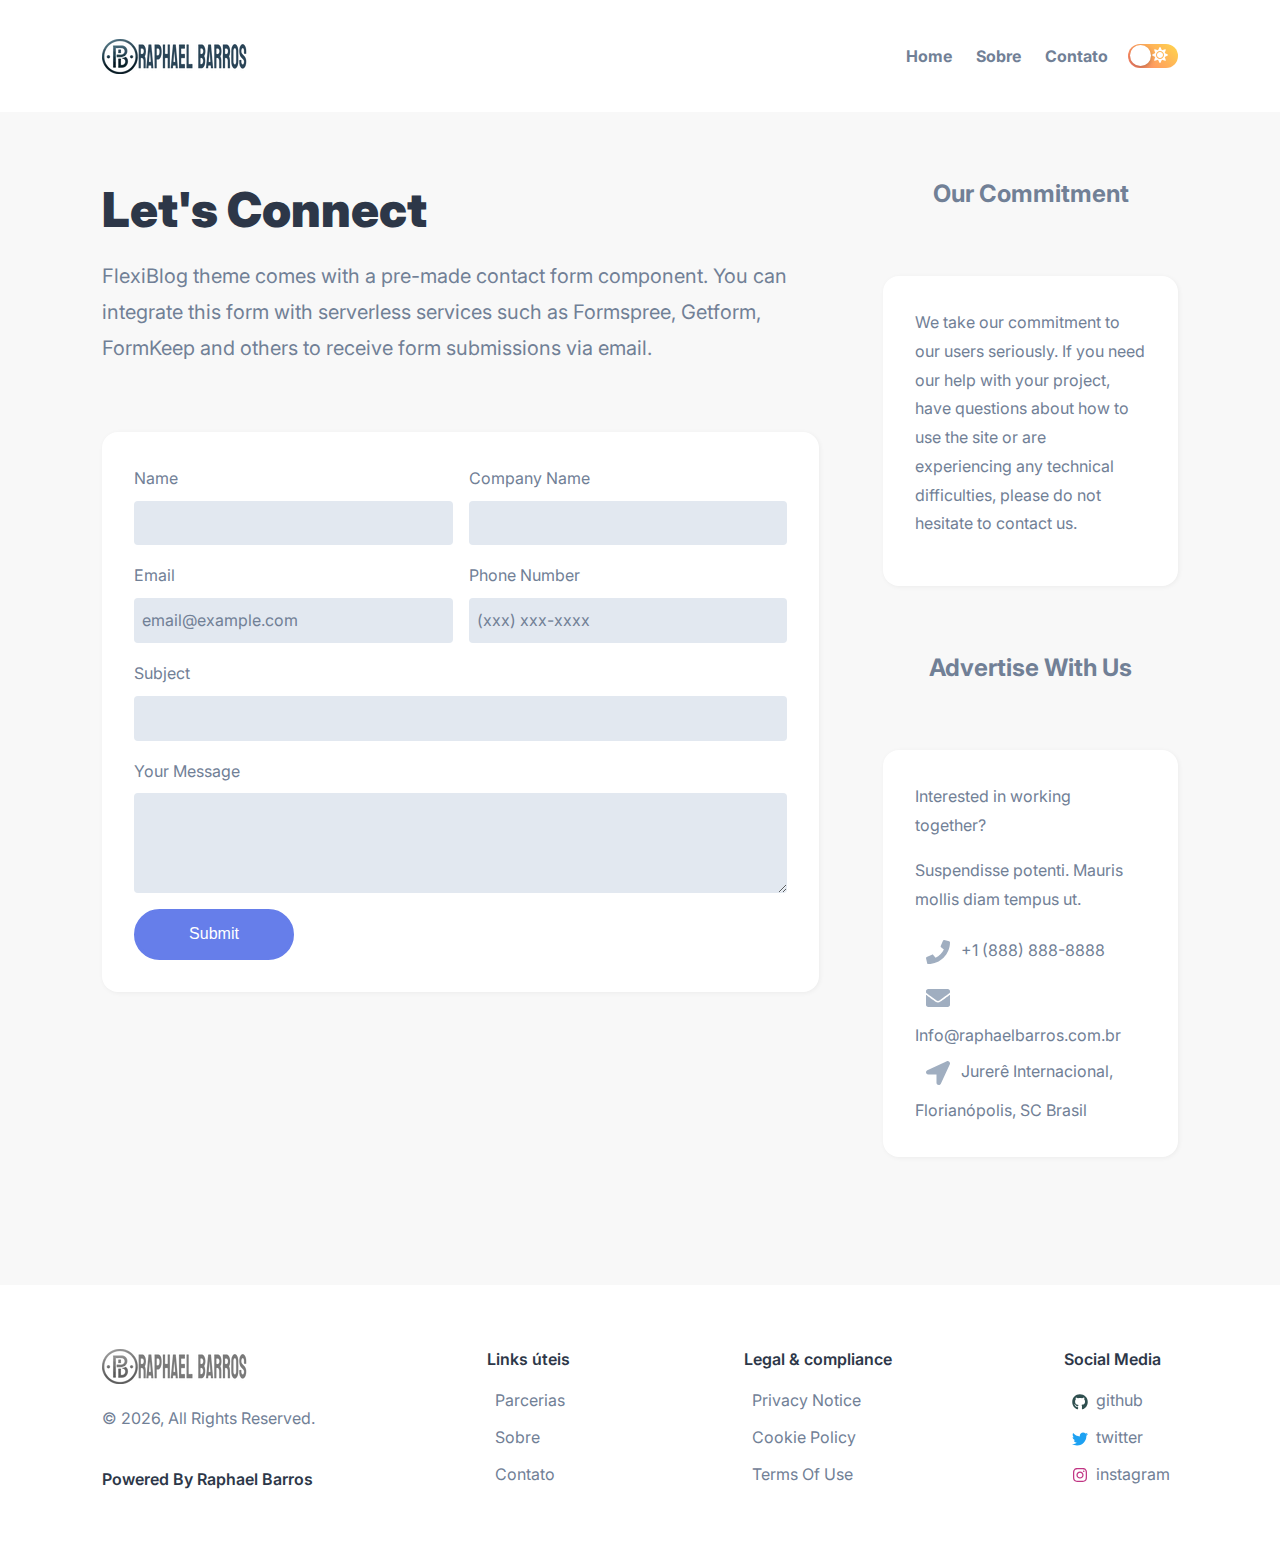
<file: contact/index.html>
<!DOCTYPE html><html lang="en"><head><meta charSet="utf-8"/><meta http-equiv="x-ua-compatible" content="ie=edge"/><meta name="viewport" content="width=device-width, initial-scale=1, shrink-to-fit=no"/><meta name="generator" content="Gatsby 5.6.0"/><meta data-react-helmet="true" itemProp="name" content="Contact"/><meta data-react-helmet="true" itemProp="description" content="A vida como ela é, a jornada, aprendizados, conquistas, erros de um autodidata empreendedor, Raphael Barros. "/><meta data-react-helmet="true" name="description" content="A vida como ela é, a jornada, aprendizados, conquistas, erros de um autodidata empreendedor, Raphael Barros. "/><meta data-react-helmet="true" property="og:title" content="Contact"/><meta data-react-helmet="true" property="og:description" content="A vida como ela é, a jornada, aprendizados, conquistas, erros de um autodidata empreendedor, Raphael Barros. "/><meta data-react-helmet="true" property="og:type" content="website"/><meta data-react-helmet="true" property="og:site_name" content="Raphael Barros"/><meta data-react-helmet="true" property="og:image"/><meta data-react-helmet="true" name="twitter:card" content="summary_large_image"/><meta data-react-helmet="true" name="twitter:site" content="Raphael Barros"/><meta data-react-helmet="true" name="twitter:title" content="Contact"/><meta data-react-helmet="true" name="twitter:description" content="A vida como ela é, a jornada, aprendizados, conquistas, erros de um autodidata empreendedor, Raphael Barros. "/><meta data-react-helmet="true" name="twitter:creator" content="https://x.com/raphaelbarrox_"/><meta data-react-helmet="true" name="twitter:image"/><meta name="theme-color" content="#5a67d8"/><style data-href="/styles.03000fb834c382676bf3.css" data-identity="gatsby-global-css">.rc-switch{background-color:#ccc;border:1px solid #ccc;border-radius:20px 20px;box-sizing:border-box;cursor:pointer;display:inline-block;height:22px;line-height:20px;overflow:hidden;padding:0;position:relative;transition:all .3s cubic-bezier(.35,0,.25,1);vertical-align:middle;width:44px}.rc-switch-inner-checked,.rc-switch-inner-unchecked{color:#fff;font-size:12px;position:absolute;top:0;transition:left .3s cubic-bezier(.35,0,.25,1)}.rc-switch-inner-checked{left:-14px}.rc-switch-inner-unchecked{left:24px}.rc-switch:after{animation-duration:.3s;animation-name:rcSwitchOff;animation-timing-function:cubic-bezier(.35,0,.25,1);background-color:#fff;border-radius:50% 50%;box-shadow:0 2px 5px rgba(0,0,0,.26);content:" ";cursor:pointer;height:18px;left:2px;position:absolute;top:1px;transform:scale(1);transition:left .3s cubic-bezier(.35,0,.25,1);width:18px}.rc-switch:hover:after{animation-name:rcSwitchOn;transform:scale(1.1)}.rc-switch:focus{box-shadow:0 0 0 2px #d5f1fd;outline:none}.rc-switch-checked{background-color:#87d068;border:1px solid #87d068}.rc-switch-checked .rc-switch-inner-checked{left:6px}.rc-switch-checked .rc-switch-inner-unchecked{left:44px}.rc-switch-checked:after{left:22px}.rc-switch-disabled{background:#ccc;border-color:#ccc;cursor:no-drop}.rc-switch-disabled:after{animation-name:none;background:#9e9e9e;cursor:no-drop}.rc-switch-disabled:hover:after{animation-name:none;transform:scale(1)}.rc-switch-label{display:inline-block;font-size:14px;line-height:20px;padding-left:10px;pointer-events:none;-webkit-user-select:text;user-select:text;vertical-align:middle;white-space:normal}@keyframes rcSwitchOn{0%{transform:scale(1)}50%{transform:scale(1.25)}to{transform:scale(1.1)}}@keyframes rcSwitchOff{0%{transform:scale(1.1)}to{transform:scale(1)}}@keyframes fadeInUp{0%{opacity:0;transform:translate3d(0,10%,0)}to{opacity:1;transform:translateZ(0)}}@keyframes fadeInDown{0%{opacity:0;transform:translate3d(0,-10%,0)}to{opacity:1;transform:translateZ(0)}}@keyframes fadeInLeft{0%{opacity:0;transform:translate3d(-20%,0,0)}to{opacity:1;transform:translateZ(0)}}@keyframes fadeInRight{0%{opacity:0;transform:translate3d(20%,0,0)}to{opacity:1;transform:translateZ(0)}}@keyframes fadeIn{0%{opacity:0}to{opacity:1}}@media screen and (min-width:768px){.react-reveal{animation-timing-function:cubic-bezier(.77,0,.175,1)}.fadeInUp{animation-name:fadeInUp}.fadeInDown{animation-name:fadeInDown}.fadeInLeft{animation-name:fadeInLeft}.fadeInRight{animation-name:fadeInRight}.fadeIn{animation-name:fadeIn}}@media not screen and (min-width:768px){.react-reveal{opacity:1!important}}.slick-slider{-webkit-touch-callout:none;-webkit-tap-highlight-color:transparent;box-sizing:border-box;touch-action:pan-y;-webkit-user-select:none;user-select:none;-khtml-user-select:none}.slick-list,.slick-slider{display:block;position:relative}.slick-list{margin:0;overflow:hidden;padding:0}.slick-list:focus{outline:none}.slick-list.dragging{cursor:pointer;cursor:hand}.slick-slider .slick-list,.slick-slider .slick-track{transform:translateZ(0)}.slick-track{display:block;left:0;margin-left:auto;margin-right:auto;position:relative;top:0}.slick-track:after,.slick-track:before{content:"";display:table}.slick-track:after{clear:both}.slick-loading .slick-track{visibility:hidden}.slick-slide{display:none;float:left;height:100%;min-height:1px}[dir=rtl] .slick-slide{float:right}.slick-slide img{display:block}.slick-slide.slick-loading img{display:none}.slick-slide.dragging img{pointer-events:none}.slick-initialized .slick-slide{display:block}.slick-loading .slick-slide{visibility:hidden}.slick-vertical .slick-slide{border:1px solid transparent;display:block;height:auto}.slick-arrow.slick-hidden{display:none}.with-animation .slick-slide{opacity:1;transform:scale(1);transform-origin:left;transition:all .6s ease}.with-animation .slick-slide.slick-active+:not(.slick-active){opacity:0;transform:scale(.7)}.slick-next,.slick-prev{position:absolute;top:50%;transform:translateY(-50%);z-index:2}.slick-prev{box-shadow:-1px 1px 3px 0 rgba(1,1,1,.1);left:-15px}.slick-next{box-shadow:1px 1px 3px 0 rgba(1,1,1,.1);right:-15px}.slick-dots{display:block;list-style:none;margin:0;padding:.5rem 0 0;position:absolute;text-align:center;text-align:right;top:-4rem;width:100%}.slick-dots li{cursor:pointer;display:inline-block;margin:0 5px;padding:0;position:relative}.slick-dots li button{background:transparent;background-color:#a0aec0;border:0;border-radius:100%;cursor:pointer;display:block;font-size:0;height:12px;line-height:0px;margin:5px;outline:none;width:12px}.slick-dots li.slick-active button{background-color:#4a5568}</style><style>.gatsby-image-wrapper{position:relative;overflow:hidden}.gatsby-image-wrapper picture.object-fit-polyfill{position:static!important}.gatsby-image-wrapper img{bottom:0;height:100%;left:0;margin:0;max-width:none;padding:0;position:absolute;right:0;top:0;width:100%;object-fit:cover}.gatsby-image-wrapper [data-main-image]{opacity:0;transform:translateZ(0);transition:opacity .25s linear;will-change:opacity}.gatsby-image-wrapper-constrained{display:inline-block;vertical-align:top}</style><noscript><style>.gatsby-image-wrapper noscript [data-main-image]{opacity:1!important}.gatsby-image-wrapper [data-placeholder-image]{opacity:0!important}</style></noscript><script type="module">const e="undefined"!=typeof HTMLImageElement&&"loading"in HTMLImageElement.prototype;e&&document.body.addEventListener("load",(function(e){const t=e.target;if(void 0===t.dataset.mainImage)return;if(void 0===t.dataset.gatsbyImageSsr)return;let a=null,n=t;for(;null===a&&n;)void 0!==n.parentNode.dataset.gatsbyImageWrapper&&(a=n.parentNode),n=n.parentNode;const o=a.querySelector("[data-placeholder-image]"),r=new Image;r.src=t.currentSrc,r.decode().catch((()=>{})).then((()=>{t.style.opacity=1,o&&(o.style.opacity=0,o.style.transition="opacity 500ms linear")}))}),!0);</script><link crossorigin="" href="https://fonts.gstatic.com/" rel="preconnect"/><link crossorigin="" href="https://fonts.googleapis.com/" rel="preconnect"/><title data-react-helmet="true">Contact | Raphael Barros</title><link rel="sitemap" type="application/xml" href="/sitemap-index.xml"/><link rel="preconnect" href="https://www.google-analytics.com"/><link rel="dns-prefetch" href="https://www.google-analytics.com"/><link rel="icon" href="/favicon-32x32.png?v=b42d288b8c5a169f8ea286b302e18d45" type="image/png"/><link rel="manifest" href="/manifest.webmanifest" crossorigin="anonymous"/><link rel="apple-touch-icon" sizes="48x48" href="/icons/icon-48x48.png?v=b42d288b8c5a169f8ea286b302e18d45"/><link rel="apple-touch-icon" sizes="72x72" href="/icons/icon-72x72.png?v=b42d288b8c5a169f8ea286b302e18d45"/><link rel="apple-touch-icon" sizes="96x96" href="/icons/icon-96x96.png?v=b42d288b8c5a169f8ea286b302e18d45"/><link rel="apple-touch-icon" sizes="144x144" href="/icons/icon-144x144.png?v=b42d288b8c5a169f8ea286b302e18d45"/><link rel="apple-touch-icon" sizes="192x192" href="/icons/icon-192x192.png?v=b42d288b8c5a169f8ea286b302e18d45"/><link rel="apple-touch-icon" sizes="256x256" href="/icons/icon-256x256.png?v=b42d288b8c5a169f8ea286b302e18d45"/><link rel="apple-touch-icon" sizes="384x384" href="/icons/icon-384x384.png?v=b42d288b8c5a169f8ea286b302e18d45"/><link rel="apple-touch-icon" sizes="512x512" href="/icons/icon-512x512.png?v=b42d288b8c5a169f8ea286b302e18d45"/></head><body><div id="___gatsby"><div style="outline:none" tabindex="-1" id="gatsby-focus-wrapper"><style data-emotion-css="o12to9">body{--theme-ui-colors-text:var(--theme-ui-colors-text,#718096);--theme-ui-colors-article:var(--theme-ui-colors-article,#4a5568);--theme-ui-colors-heading:var(--theme-ui-colors-heading,#2d3748);--theme-ui-colors-alphaLighter:var(--theme-ui-colors-alphaLighter,#ebf4ff);--theme-ui-colors-alphaLight:var(--theme-ui-colors-alphaLight,#a3bffa);--theme-ui-colors-alpha:var(--theme-ui-colors-alpha,#667eea);--theme-ui-colors-alphaDark:var(--theme-ui-colors-alphaDark,#5a67d8);--theme-ui-colors-alphaDarker:var(--theme-ui-colors-alphaDarker,#434190);--theme-ui-colors-betaLighter:var(--theme-ui-colors-betaLighter,#faf5ff);--theme-ui-colors-betaLight:var(--theme-ui-colors-betaLight,#d6bcfa);--theme-ui-colors-beta:var(--theme-ui-colors-beta,#9f7aea);--theme-ui-colors-betaDark:var(--theme-ui-colors-betaDark,#805ad5);--theme-ui-colors-betaDarker:var(--theme-ui-colors-betaDarker,#553c9a);--theme-ui-colors-omegaLighter:var(--theme-ui-colors-omegaLighter,#edf2f7);--theme-ui-colors-omegaLight:var(--theme-ui-colors-omegaLight,#e2e8f0);--theme-ui-colors-omega:var(--theme-ui-colors-omega,#a0aec0);--theme-ui-colors-omegaDark:var(--theme-ui-colors-omegaDark,#718096);--theme-ui-colors-omegaDarker:var(--theme-ui-colors-omegaDarker,#2d3748);--theme-ui-colors-successLight:var(--theme-ui-colors-successLight,#f0fff4);--theme-ui-colors-success:var(--theme-ui-colors-success,#48bb78);--theme-ui-colors-errorLight:var(--theme-ui-colors-errorLight,#fff5f5);--theme-ui-colors-error:var(--theme-ui-colors-error,#f56565);--theme-ui-colors-white:var(--theme-ui-colors-white,#fff);--theme-ui-colors-background:var(--theme-ui-colors-background,#f8f8f8);--theme-ui-colors-contentBg:var(--theme-ui-colors-contentBg,#fff);--theme-ui-colors-headerBg:var(--theme-ui-colors-headerBg,#fff);--theme-ui-colors-footerBg:var(--theme-ui-colors-footerBg,#fff);--theme-ui-colors-mute:var(--theme-ui-colors-mute,#e2e8f0);--theme-ui-colors-highlight:var(--theme-ui-colors-highlight,#edf2f7);color:var(--theme-ui-colors-text,#718096);background-color:var(--theme-ui-colors-background,#f8f8f8);}body.theme-ui-dark{--theme-ui-colors-alphaLighter:var(--theme-ui-colors-modes-dark-alphaLighter,#434190);--theme-ui-colors-alphaLight:var(--theme-ui-colors-modes-dark-alphaLight,#5a67d8);--theme-ui-colors-alphaDark:var(--theme-ui-colors-modes-dark-alphaDark,#a3bffa);--theme-ui-colors-alphaDarker:var(--theme-ui-colors-modes-dark-alphaDarker,#ebf4ff);--theme-ui-colors-betaLighter:var(--theme-ui-colors-modes-dark-betaLighter,#553c9a);--theme-ui-colors-betaLight:var(--theme-ui-colors-modes-dark-betaLight,#805ad5);--theme-ui-colors-betaDark:var(--theme-ui-colors-modes-dark-betaDark,#d6bcfa);--theme-ui-colors-betaDarker:var(--theme-ui-colors-modes-dark-betaDarker,#faf5ff);--theme-ui-colors-omegaLighter:var(--theme-ui-colors-modes-dark-omegaLighter,#2d3748);--theme-ui-colors-omegaLight:var(--theme-ui-colors-modes-dark-omegaLight,#718096);--theme-ui-colors-omegaDark:var(--theme-ui-colors-modes-dark-omegaDark,#e2e8f0);--theme-ui-colors-omegaDarker:var(--theme-ui-colors-modes-dark-omegaDarker,#edf2f7);--theme-ui-colors-text:var(--theme-ui-colors-modes-dark-text,#cbd5e0);--theme-ui-colors-article:var(--theme-ui-colors-modes-dark-article,#e2e8f0);--theme-ui-colors-heading:var(--theme-ui-colors-modes-dark-heading,#edf2f7);--theme-ui-colors-background:var(--theme-ui-colors-modes-dark-background,#1a202c);--theme-ui-colors-contentBg:var(--theme-ui-colors-modes-dark-contentBg,#2d3748);--theme-ui-colors-headerBg:var(--theme-ui-colors-modes-dark-headerBg,#2d3748);--theme-ui-colors-footerBg:var(--theme-ui-colors-modes-dark-footerBg,#2d3748);--theme-ui-colors-mute:var(--theme-ui-colors-modes-dark-mute,#718096);}</style><style data-emotion-css="wxng5j">*{box-sizing:border-box;}body{margin:0;font-family:'Inter',sans-serif;font-size:1rem;font-weight:normal;line-height:1.8;-webkit-font-smoothing:antialiased;-webkit-text-decoration:none;text-decoration:none;}</style><style data-emotion-css="130izn8">.css-130izn8{box-sizing:border-box;margin:0;min-width:0;-webkit-flex-direction:column;-ms-flex-direction:column;flex-direction:column;height:100vh;display:-webkit-box;display:-webkit-flex;display:-ms-flexbox;display:flex;}</style><div class="css-130izn8"><style data-emotion-css="166sefx">html{font-size:85%;-webkit-scroll-behavior:smooth;-moz-scroll-behavior:smooth;-ms-scroll-behavior:smooth;scroll-behavior:smooth;}@media screen and (min-width:640px){html{font-size:90%;}}@media screen and (min-width:768px){html{font-size:95%;}}@media screen and (min-width:1024px){html{font-size:100%;}}::selection{color:var(--theme-ui-colors-white,#fff);background:var(--theme-ui-colors-omegaDark,#718096);}</style><style data-emotion-css="8quyoq">.css-8quyoq{box-sizing:border-box;margin:0;min-width:0;position:relative;background-color:var(--theme-ui-colors-headerBg,#fff);}</style><div class="css-8quyoq"><style data-emotion-css="1s3ligh">.css-1s3ligh{box-sizing:border-box;margin:0;min-width:0;width:100%;max-width:1140px;margin-left:auto;margin-right:auto;padding-left:1rem;padding-right:1rem;position:relative;z-index:10;}@media screen and (min-width:640px){.css-1s3ligh{padding-left:2rem;padding-right:2rem;}}</style><div class="css-1s3ligh"><style data-emotion-css="16oqm0b">.css-16oqm0b{box-sizing:border-box;margin:0;min-width:0;-webkit-box-pack:justify;-webkit-justify-content:space-between;-ms-flex-pack:justify;justify-content:space-between;-webkit-align-items:center;-webkit-box-align:center;-ms-flex-align:center;align-items:center;height:6rem;padding-top:1rem;padding-bottom:1rem;display:-webkit-box;display:-webkit-flex;display:-ms-flexbox;display:flex;}@media screen and (min-width:640px){.css-16oqm0b{height:7rem;padding-top:2rem;padding-bottom:2rem;}}</style><div class="css-16oqm0b"><style data-emotion-css="1q5edj3">.css-1q5edj3{box-sizing:border-box;margin:0;min-width:0;-webkit-flex-basis:100%;-ms-flex-preferred-size:100%;flex-basis:100%;}@media screen and (min-width:768px){.css-1q5edj3{-webkit-flex-basis:33.333333%;-ms-flex-preferred-size:33.333333%;flex-basis:33.333333%;}}</style><div class="css-1q5edj3"><style data-emotion-css="1j6pvph">.css-1j6pvph{box-sizing:border-box;margin:0;min-width:0;font-family:'Inter',sans-serif;font-weight:bold;line-height:1.33;display:block;color:var(--theme-ui-colors-heading,#2d3748);font-weight:bold;-webkit-text-decoration:none;text-decoration:none;margin-bottom:1rem;font-size:1.5rem;margin:0;}</style><a alt="Raphael Barros" aria-label="Raphael Barros" class="css-1j6pvph" href="/"><div data-gatsby-image-wrapper="" style="vertical-align:middle" class="gatsby-image-wrapper gatsby-image-wrapper-constrained"><div style="max-width:150px;display:block"><img alt="" role="presentation" aria-hidden="true" src="data:image/svg+xml;charset=utf-8,%3Csvg%20height=&#x27;35&#x27;%20width=&#x27;150&#x27;%20xmlns=&#x27;http://www.w3.org/2000/svg&#x27;%20version=&#x27;1.1&#x27;%3E%3C/svg%3E" style="max-width:100%;display:block;position:static"/></div><div aria-hidden="true" data-placeholder-image="" style="opacity:1;transition:opacity 500ms linear"></div><picture><source type="image/webp" srcSet="/static/8cee5cd95278dc5167c6cfb72acf5fe1/67108/logo.webp 38w,/static/8cee5cd95278dc5167c6cfb72acf5fe1/38397/logo.webp 75w,/static/8cee5cd95278dc5167c6cfb72acf5fe1/edeef/logo.webp 150w,/static/8cee5cd95278dc5167c6cfb72acf5fe1/471f0/logo.webp 300w" sizes="(min-width: 150px) 150px, 100vw"/><img data-gatsby-image-ssr="" data-main-image="" style="opacity:0" sizes="(min-width: 150px) 150px, 100vw" decoding="async" loading="eager" src="/static/8cee5cd95278dc5167c6cfb72acf5fe1/a15e9/logo.png" srcSet="/static/8cee5cd95278dc5167c6cfb72acf5fe1/6e6b3/logo.png 38w,/static/8cee5cd95278dc5167c6cfb72acf5fe1/7e8ff/logo.png 75w,/static/8cee5cd95278dc5167c6cfb72acf5fe1/a15e9/logo.png 150w,/static/8cee5cd95278dc5167c6cfb72acf5fe1/86eb4/logo.png 300w" alt="Raphael Barros"/></picture><noscript><picture><source type="image/webp" srcSet="/static/8cee5cd95278dc5167c6cfb72acf5fe1/67108/logo.webp 38w,/static/8cee5cd95278dc5167c6cfb72acf5fe1/38397/logo.webp 75w,/static/8cee5cd95278dc5167c6cfb72acf5fe1/edeef/logo.webp 150w,/static/8cee5cd95278dc5167c6cfb72acf5fe1/471f0/logo.webp 300w" sizes="(min-width: 150px) 150px, 100vw"/><img data-gatsby-image-ssr="" data-main-image="" style="opacity:0" sizes="(min-width: 150px) 150px, 100vw" decoding="async" loading="eager" src="/static/8cee5cd95278dc5167c6cfb72acf5fe1/a15e9/logo.png" srcSet="/static/8cee5cd95278dc5167c6cfb72acf5fe1/6e6b3/logo.png 38w,/static/8cee5cd95278dc5167c6cfb72acf5fe1/7e8ff/logo.png 75w,/static/8cee5cd95278dc5167c6cfb72acf5fe1/a15e9/logo.png 150w,/static/8cee5cd95278dc5167c6cfb72acf5fe1/86eb4/logo.png 300w" alt="Raphael Barros"/></picture></noscript><script type="module">const t="undefined"!=typeof HTMLImageElement&&"loading"in HTMLImageElement.prototype;if(t){const t=document.querySelectorAll("img[data-main-image]");for(let e of t){e.dataset.src&&(e.setAttribute("src",e.dataset.src),e.removeAttribute("data-src")),e.dataset.srcset&&(e.setAttribute("srcset",e.dataset.srcset),e.removeAttribute("data-srcset"));const t=e.parentNode.querySelectorAll("source[data-srcset]");for(let e of t)e.setAttribute("srcset",e.dataset.srcset),e.removeAttribute("data-srcset");e.complete&&(e.style.opacity=1,e.parentNode.parentNode.querySelector("[data-placeholder-image]").style.opacity=0)}}</script></div></a></div><style data-emotion-css="163yhbe">.css-163yhbe{box-sizing:border-box;margin:0;min-width:0;-webkit-flex-basis:auto;-ms-flex-preferred-size:auto;flex-basis:auto;min-width:auto;-webkit-order:3;-ms-flex-order:3;order:3;margin-left:1rem;margin-right:1rem;}@media screen and (min-width:768px){.css-163yhbe{-webkit-flex-basis:33.333333%;-ms-flex-preferred-size:33.333333%;flex-basis:33.333333%;-webkit-order:unset;-ms-flex-order:unset;order:unset;}}</style><div class="css-163yhbe"></div><style data-emotion-css="td4tiv">.css-td4tiv{box-sizing:border-box;margin:0;min-width:0;-webkit-flex-basis:auto;-ms-flex-preferred-size:auto;flex-basis:auto;min-width:auto;-webkit-order:4;-ms-flex-order:4;order:4;}@media screen and (min-width:768px){.css-td4tiv{-webkit-flex-basis:33.333333%;-ms-flex-preferred-size:33.333333%;flex-basis:33.333333%;-webkit-order:unset;-ms-flex-order:unset;order:unset;}}</style><div class="css-td4tiv"><style data-emotion-css="mzyruo">.css-mzyruo{box-sizing:border-box;margin:0;min-width:0;display:none;}@media screen and (min-width:768px){.css-mzyruo{display:block;}}</style><div class="css-mzyruo"><style data-emotion-css="yo0yuz">.css-yo0yuz{box-sizing:border-box;margin:0;min-width:0;-webkit-flex-direction:row;-ms-flex-direction:row;flex-direction:row;-webkit-box-pack:end;-webkit-justify-content:flex-end;-ms-flex-pack:end;justify-content:flex-end;-webkit-flex-wrap:wrap;-ms-flex-wrap:wrap;flex-wrap:wrap;display:-webkit-box;display:-webkit-flex;display:-ms-flexbox;display:flex;}</style><div class="css-yo0yuz"><style data-emotion-css="f5zorj">.css-f5zorj{box-sizing:border-box;margin:0;min-width:0;color:inherit;-webkit-text-decoration:none;text-decoration:none;font-weight:700;display:inline-block;color:var(--theme-ui-colors-omegaDark,#718096);-webkit-text-decoration:none;text-decoration:none;-webkit-user-select:none;-moz-user-select:none;-ms-user-select:none;user-select:none;padding:0.25rem;margin:0;margin-left:0.5rem;margin-right:0.5rem;}.css-f5zorj:hover,.css-f5zorj:focus,.css-f5zorj.active{color:primary;}.css-f5zorj:visited{color:var(--theme-ui-colors-omegaDark,#718096);}.css-f5zorj:hover{color:var(--theme-ui-colors-alpha,#667eea);}.css-f5zorj svg{display:block;margin-left:auto;margin-right:auto;margin-bottom:0.25rem;}</style><a class="css-f5zorj" href="/">Home</a><a class="css-f5zorj" href="/about/">Sobre</a><a aria-current="page" class="css-f5zorj" href="/contact/">Contato</a></div></div><style data-emotion-css="13pi9m9">.css-13pi9m9{box-sizing:border-box;margin:0;min-width:0;display:block;}@media screen and (min-width:768px){.css-13pi9m9{display:none;}}</style><div class="css-13pi9m9"><style data-emotion-css="1xw2bw6">.css-1xw2bw6{box-sizing:border-box;margin:0;min-width:0;-webkit-appearance:none;-moz-appearance:none;appearance:none;display:-webkit-inline-box;display:-webkit-inline-flex;display:-ms-inline-flexbox;display:inline-flex;-webkit-align-items:center;-webkit-box-align:center;-ms-flex-align:center;align-items:center;-webkit-box-pack:center;-webkit-justify-content:center;-ms-flex-pack:center;justify-content:center;padding:0.25rem;width:32px;height:32px;color:inherit;background-color:transparent;border:none;border-radius:4px;display:inline-block;min-width:auto;-webkit-align-items:center;-webkit-box-align:center;-ms-flex-align:center;align-items:center;-webkit-box-pack:space-evenly;-webkit-justify-content:space-evenly;-ms-flex-pack:space-evenly;justify-content:space-evenly;outline:0;-webkit-user-select:none;-moz-user-select:none;-ms-user-select:none;user-select:none;-webkit-tap-highlight-color:transparent;-webkit-touch-callout:none;-webkit-user-select:none;-khtml-user-select:none;-moz-user-select:none;-ms-user-select:none;border-radius:9999px;cursor:pointer;border-width:3px;border-style:solid;-webkit-transition:all 250ms ease;transition:all 250ms ease;box-sizing:initial;color:var(--theme-ui-colors-omega,#a0aec0);border-color:transparent;vertical-align:middle;width:24px;height:24px;padding:0.5rem;background-color:var(--theme-ui-colors-omegaLighter,#edf2f7);-webkit-transition:left 0.3s cubic-bezier(0.78,0.14,0.15,0.86);transition:left 0.3s cubic-bezier(0.78,0.14,0.15,0.86);left:-2rem;}.css-1xw2bw6 +a,.css-1xw2bw6 + button{margin-left:0.5rem;}.css-1xw2bw6 svg{width:24px;height:24px;}@media (hover:hover) and (pointer:fine){.css-1xw2bw6:hover{background-color:var(--theme-ui-colors-alpha,#667eea);color:var(--theme-ui-colors-white,#fff);}.css-1xw2bw6:hover svg{fill:var(--theme-ui-colors-white,#fff);}}.css-1xw2bw6:before{display:none;}@media screen and (min-width:768px){.css-1xw2bw6{display:none;}}</style><button aria-label="Menu" class="css-1xw2bw6"><svg stroke="currentColor" fill="currentColor" stroke-width="0" viewBox="0 0 448 512" height="1em" width="1em" xmlns="http://www.w3.org/2000/svg"><path d="M16 132h416c8.837 0 16-7.163 16-16V76c0-8.837-7.163-16-16-16H16C7.163 60 0 67.163 0 76v40c0 8.837 7.163 16 16 16zm0 160h416c8.837 0 16-7.163 16-16v-40c0-8.837-7.163-16-16-16H16c-8.837 0-16 7.163-16 16v40c0 8.837 7.163 16 16 16zm0 160h416c8.837 0 16-7.163 16-16v-40c0-8.837-7.163-16-16-16H16c-8.837 0-16 7.163-16 16v40c0 8.837 7.163 16 16 16z"></path></svg></button><style data-emotion-css="ifm721">.css-ifm721{box-sizing:border-box;margin:0;min-width:0;position:fixed;top:0;right:0;-webkit-transform:translate(100%,0);-ms-transform:translate(100%,0);transform:translate(100%,0);width:75%;height:100vh;background-color:var(--theme-ui-colors-contentBg,#fff);-webkit-transition:all .5s cubic-bezier(.77,0,.175,1);transition:all .5s cubic-bezier(.77,0,.175,1);z-index:99;}.css-ifm721 open{-webkit-transform:translate(0,0);-ms-transform:translate(0,0);transform:translate(0,0);box-shadow:0 0 45px 0 rgba(0,0,0,.25);}</style><div class="css-ifm721"><style data-emotion-css="kovx41">.css-kovx41{box-sizing:border-box;margin:0;min-width:0;position:relative;height:100%;z-index:2;background-color:var(--theme-ui-colors-contentBg,#fff);overflow-y:scroll;font-size:1.25rem;padding:4rem;}</style><div class="css-kovx41"></div></div><style data-emotion-css="1ylv1n">.css-1ylv1n{box-sizing:border-box;margin:0;min-width:0;position:fixed;top:0;right:100%;width:100%;height:100%;background-color:#222;opacity:0;-webkit-transition:opacity .5s cubic-bezier(.77,0,.175,1);transition:opacity .5s cubic-bezier(.77,0,.175,1);z-index:90;}</style><div class="css-1ylv1n"></div></div></div><style data-emotion-css="w1ne5u">.css-w1ne5u{box-sizing:border-box;margin:0;min-width:0;min-width:auto;-webkit-order:2;-ms-flex-order:2;order:2;}@media screen and (min-width:768px){.css-w1ne5u{-webkit-order:unset;-ms-flex-order:unset;order:unset;}}</style><div class="css-w1ne5u"><style data-emotion-css="vurnku">.css-vurnku{box-sizing:border-box;margin:0;min-width:0;}</style><div class="css-vurnku"><style data-emotion-css="ipwkuf">.css-ipwkuf{box-sizing:border-box;margin:0;min-width:0;-webkit-appearance:none;-moz-appearance:none;appearance:none;display:-webkit-inline-box;display:-webkit-inline-flex;display:-ms-inline-flexbox;display:inline-flex;-webkit-align-items:center;-webkit-box-align:center;-ms-flex-align:center;align-items:center;-webkit-box-pack:center;-webkit-justify-content:center;-ms-flex-pack:center;justify-content:center;padding:0.25rem;width:32px;height:32px;color:inherit;background-color:transparent;border:none;border-radius:4px;display:inline-block;min-width:auto;-webkit-align-items:center;-webkit-box-align:center;-ms-flex-align:center;align-items:center;-webkit-box-pack:space-evenly;-webkit-justify-content:space-evenly;-ms-flex-pack:space-evenly;justify-content:space-evenly;outline:0;-webkit-user-select:none;-moz-user-select:none;-ms-user-select:none;user-select:none;-webkit-tap-highlight-color:transparent;-webkit-touch-callout:none;-webkit-user-select:none;-khtml-user-select:none;-moz-user-select:none;-ms-user-select:none;border-radius:9999px;cursor:pointer;border-width:3px;border-style:solid;-webkit-transition:all 250ms ease;transition:all 250ms ease;box-sizing:initial;color:var(--theme-ui-colors-omega,#a0aec0);border-color:transparent;vertical-align:middle;width:24px;height:24px;padding:0.5rem;background-color:var(--theme-ui-colors-omegaLighter,#edf2f7);display:block;}.css-ipwkuf +a,.css-ipwkuf + button{margin-left:0.5rem;}.css-ipwkuf svg{width:24px;height:24px;}@media (hover:hover) and (pointer:fine){.css-ipwkuf:hover{background-color:var(--theme-ui-colors-alpha,#667eea);color:var(--theme-ui-colors-white,#fff);}.css-ipwkuf:hover svg{fill:var(--theme-ui-colors-white,#fff);}}.css-ipwkuf:before{display:none;}@media screen and (min-width:768px){.css-ipwkuf{display:none;}}</style><button aria-label="Toggle dark mode" class="css-ipwkuf"><svg stroke="currentColor" fill="currentColor" stroke-width="0" viewBox="0 0 512 512" height="1em" width="1em" xmlns="http://www.w3.org/2000/svg"><path d="M256 160c-52.9 0-96 43.1-96 96s43.1 96 96 96 96-43.1 96-96-43.1-96-96-96zm246.4 80.5l-94.7-47.3 33.5-100.4c4.5-13.6-8.4-26.5-21.9-21.9l-100.4 33.5-47.4-94.8c-6.4-12.8-24.6-12.8-31 0l-47.3 94.7L92.7 70.8c-13.6-4.5-26.5 8.4-21.9 21.9l33.5 100.4-94.7 47.4c-12.8 6.4-12.8 24.6 0 31l94.7 47.3-33.5 100.5c-4.5 13.6 8.4 26.5 21.9 21.9l100.4-33.5 47.3 94.7c6.4 12.8 24.6 12.8 31 0l47.3-94.7 100.4 33.5c13.6 4.5 26.5-8.4 21.9-21.9l-33.5-100.4 94.7-47.3c13-6.5 13-24.7.2-31.1zm-155.9 106c-49.9 49.9-131.1 49.9-181 0-49.9-49.9-49.9-131.1 0-181 49.9-49.9 131.1-49.9 181 0 49.9 49.9 49.9 131.1 0 181z"></path></svg></button><style data-emotion-css="cqu7wq">.css-cqu7wq{display:none;}@media screen and (min-width:768px){.css-cqu7wq{display:block;}}.css-cqu7wq.rc-switch{background:linear-gradient(45deg,#FF7D6B,#FFD64C);border:0;width:50px;height:24px;}.css-cqu7wq.rc-switch:focus{box-shadow:none;}.css-cqu7wq.rc-switch-checked{background:linear-gradient(45deg,#3366FF,#AC15B8);border:0;}.css-cqu7wq.rc-switch:after{width:21px;height:21px;}.css-cqu7wq.rc-switch-checked:after{left:auto;right:2px;}.css-cqu7wq .rc-switch-inner{font-size:unset;top:1px;left:26px;}.css-cqu7wq.rc-switch-checked .rc-switch-inner{left:7px;}</style><button aria-label="Toggle dark mode" type="button" role="switch" aria-checked="false" class="rc-switch css-cqu7wq"><span class="rc-switch-inner"><span class="rc-switch-inner-checked"><style data-emotion-css="uk6cul">.css-uk6cul{vertical-align:middle;}</style><svg stroke="currentColor" fill="currentColor" stroke-width="0" viewBox="0 0 512 512" class="css-uk6cul" height="16" width="16" xmlns="http://www.w3.org/2000/svg"><path d="M283.211 512c78.962 0 151.079-35.925 198.857-94.792 7.068-8.708-.639-21.43-11.562-19.35-124.203 23.654-238.262-71.576-238.262-196.954 0-72.222 38.662-138.635 101.498-174.394 9.686-5.512 7.25-20.197-3.756-22.23A258.156 258.156 0 0 0 283.211 0c-141.309 0-256 114.511-256 256 0 141.309 114.511 256 256 256z"></path></svg></span><span class="rc-switch-inner-unchecked"><svg stroke="currentColor" fill="currentColor" stroke-width="0" viewBox="0 0 512 512" class="css-uk6cul" height="16" width="16" xmlns="http://www.w3.org/2000/svg"><path d="M256 160c-52.9 0-96 43.1-96 96s43.1 96 96 96 96-43.1 96-96-43.1-96-96-96zm246.4 80.5l-94.7-47.3 33.5-100.4c4.5-13.6-8.4-26.5-21.9-21.9l-100.4 33.5-47.4-94.8c-6.4-12.8-24.6-12.8-31 0l-47.3 94.7L92.7 70.8c-13.6-4.5-26.5 8.4-21.9 21.9l33.5 100.4-94.7 47.4c-12.8 6.4-12.8 24.6 0 31l94.7 47.3-33.5 100.5c-4.5 13.6 8.4 26.5 21.9 21.9l100.4-33.5 47.3 94.7c6.4 12.8 24.6 12.8 31 0l47.3-94.7 100.4 33.5c13.6 4.5 26.5-8.4 21.9-21.9l-33.5-100.4 94.7-47.3c13-6.5 13-24.7.2-31.1zm-155.9 106c-49.9 49.9-131.1 49.9-181 0-49.9-49.9-49.9-131.1 0-181 49.9-49.9 131.1-49.9 181 0 49.9 49.9 49.9 131.1 0 181z"></path></svg></span></span></button></div></div></div></div></div><style data-emotion-css="1qe1pxe">.css-1qe1pxe{box-sizing:border-box;margin:0;min-width:0;-webkit-flex:1 1 auto;-ms-flex:1 1 auto;flex:1 1 auto;}</style><div class="css-1qe1pxe"><style data-emotion-css="1b24wpc">.css-1b24wpc{box-sizing:border-box;margin:0;min-width:0;min-width:auto;border-top-style:solid;border-top-color:transparent;border-top-width:2px;height:0;margin-top:1rem;margin-bottom:1rem;}@media screen and (min-width:640px){.css-1b24wpc{margin-top:2rem;margin-bottom:2rem;}}</style><div class="css-1b24wpc"></div><style data-emotion-css="bh18vc">.css-bh18vc{box-sizing:border-box;margin:0;min-width:0;width:100%;max-width:1140px;margin-left:auto;margin-right:auto;max-width:1140px;padding-left:1rem;padding-right:1rem;}@media screen and (min-width:640px){.css-bh18vc{padding-left:2rem;padding-right:2rem;}}</style><div class="css-bh18vc"><style data-emotion-css="4p9r15">.css-4p9r15{box-sizing:border-box;margin:0;min-width:0;width:100%;max-width:1140px;margin-left:auto;margin-right:auto;max-width:none;}</style><div class="css-4p9r15"><style data-emotion-css="4cffwv">.css-4cffwv{box-sizing:border-box;margin:0;min-width:0;display:-webkit-box;display:-webkit-flex;display:-ms-flexbox;display:flex;}</style><div class="css-4cffwv"><style data-emotion-css="1o15qec">.css-1o15qec{box-sizing:border-box;margin:0;min-width:0;width:100%;max-width:1140px;margin-left:auto;margin-right:auto;-webkit-flex:1;-ms-flex:1;flex:1;margin-left:0;}</style><div class="css-1o15qec"><div><style data-emotion-css="19bg7qi">.css-19bg7qi{box-sizing:border-box;margin:0;min-width:0;font-family:'Inter',sans-serif;font-weight:bold;line-height:1.33;display:block;color:var(--theme-ui-colors-heading,#2d3748);font-weight:900;-webkit-text-decoration:none;text-decoration:none;margin-bottom:1rem;font-size:1.875rem;}@media screen and (min-width:640px){.css-19bg7qi{font-size:2.25rem;}}@media screen and (min-width:1024px){.css-19bg7qi{font-size:3rem;}}</style><h1 class="css-19bg7qi">Let&#x27;s Connect<!-- --> </h1><style data-emotion-css="b2yk5y">.css-b2yk5y{box-sizing:border-box;margin:0;min-width:0;display:block;color:var(--theme-ui-colors-heading,#2d3748);font-weight:bold;-webkit-text-decoration:none;text-decoration:none;margin-bottom:1rem;font-size:1.25rem;font-weight:normal;color:var(--theme-ui-colors-omegaDark,#718096);}</style><div class="css-b2yk5y">FlexiBlog theme comes with a pre-made contact form component. You can integrate this form with serverless services such as Formspree, Getform, FormKeep and others to receive form submissions via email.</div></div><div class="css-1b24wpc"></div><style data-emotion-css="1yus8ce">.css-1yus8ce{box-sizing:border-box;margin:0;min-width:0;background-color:var(--theme-ui-colors-contentBg,#fff);border-radius:1rem;-webkit-transition: -webkit-transform 250ms ease, box-shadow 250ms ease, color 250ms ease;-webkit-transition: transform 250ms ease, box-shadow 250ms ease, color 250ms ease;transition: transform 250ms ease, box-shadow 250ms ease, color 250ms ease;box-shadow:1px 1px 5px 0 rgba(1,1,1,.05);padding:2rem;}</style><div class="css-1yus8ce"><form method="POST" action="YOUR_ACTION_END_POINT" demo="demo"><style data-emotion-css="1cxfmu">.css-1cxfmu{box-sizing:border-box;margin:0;min-width:0;display:block;-webkit-flex-wrap:wrap;-ms-flex-wrap:wrap;flex-wrap:wrap;margin-bottom:1rem;}@media screen and (min-width:768px){.css-1cxfmu{display:-webkit-box;display:-webkit-flex;display:-ms-flexbox;display:flex;}}</style><div class="css-1cxfmu"><style data-emotion-css="1u6k5n7">.css-1u6k5n7{box-sizing:border-box;margin:0;min-width:0;-webkit-flex:auto;-ms-flex:auto;flex:auto;margin-bottom:1rem;}@media screen and (min-width:768px){.css-1u6k5n7{margin-bottom:0;}}.css-1u6k5n7 + div{margin-left:0;}@media screen and (min-width:768px){.css-1u6k5n7 + div{margin-left:1rem;}}</style><div class="css-1u6k5n7"><style data-emotion-css="qa9je3">.css-qa9je3{box-sizing:border-box;margin:0;min-width:0;width:100%;display:-webkit-box;display:-webkit-flex;display:-ms-flexbox;display:flex;margin-bottom:0.5rem;}</style><label for="contact-form-name" class="css-qa9je3">Name</label><style data-emotion-css="1smi6qx">.css-1smi6qx{box-sizing:border-box;margin:0;min-width:0;display:block;width:100%;padding:0.5rem;-webkit-appearance:none;-moz-appearance:none;appearance:none;font-size:inherit;line-height:inherit;border:1px solid;border-radius:4px;color:inherit;background-color:transparent;font-family:'Inter',sans-serif;border:none;background-color:var(--theme-ui-colors-omegaLight,#e2e8f0);color:var(--theme-ui-colors-omegaDark,#718096);outline:none;}.css-1smi6qx::-webkit-input-placeholder{color:var(--theme-ui-colors-omegaDark,#718096);}.css-1smi6qx::-moz-placeholder{color:var(--theme-ui-colors-omegaDark,#718096);}.css-1smi6qx:-ms-input-placeholder{color:var(--theme-ui-colors-omegaDark,#718096);}.css-1smi6qx::placeholder{color:var(--theme-ui-colors-omegaDark,#718096);}</style><input type="text" id="contact-form-name" name="name" required="" class="css-1smi6qx"/></div><div class="css-1u6k5n7"><label for="contact-form-company" class="css-qa9je3">Company Name</label><input type="text" id="contact-form-company" name="company" class="css-1smi6qx"/></div></div><div class="css-1cxfmu"><div class="css-1u6k5n7"><label for="contact-form-email" class="css-qa9je3">Email</label><input type="email" placeholder="email@example.com" id="contact-form-email" name="email" required="" class="css-1smi6qx"/></div><div class="css-1u6k5n7"><label for="contact-form-phone" class="css-qa9je3">Phone Number</label><input type="tel" placeholder="(xxx) xxx-xxxx" id="contact-form-phone" name="phone" class="css-1smi6qx"/></div></div><div class="css-1cxfmu"><label for="contact-form-subject" class="css-qa9je3">Subject</label><input type="text" id="contact-form-subject" name="subject" required="" class="css-1smi6qx"/></div><div class="css-1cxfmu"><label for="contact-form-message" class="css-qa9je3">Your Message</label><style data-emotion-css="1q9w6os">.css-1q9w6os{box-sizing:border-box;margin:0;min-width:0;display:block;width:100%;padding:0.5rem;-webkit-appearance:none;-moz-appearance:none;appearance:none;font-size:inherit;line-height:inherit;border:1px solid;border-radius:4px;color:inherit;background-color:transparent;font-family:'Inter',sans-serif;border:none;background-color:var(--theme-ui-colors-omegaLight,#e2e8f0);color:var(--theme-ui-colors-omegaDark,#718096);outline:none;font-size:1.25rem;min-height:100px;}.css-1q9w6os::-webkit-input-placeholder{color:var(--theme-ui-colors-omegaDark,#718096);}.css-1q9w6os::-moz-placeholder{color:var(--theme-ui-colors-omegaDark,#718096);}.css-1q9w6os:-ms-input-placeholder{color:var(--theme-ui-colors-omegaDark,#718096);}.css-1q9w6os::placeholder{color:var(--theme-ui-colors-omegaDark,#718096);}</style><textarea name="message" id="contact-form-message" class="css-1q9w6os"></textarea></div><style data-emotion-css="132u05m">.css-132u05m{box-sizing:border-box;margin:0;min-width:0;-webkit-appearance:none;-moz-appearance:none;appearance:none;display:inline-block;text-align:center;line-height:inherit;-webkit-text-decoration:none;text-decoration:none;font-size:inherit;padding-left:1rem;padding-right:1rem;padding-top:0.5rem;padding-bottom:0.5rem;color:var(--theme-ui-colors-white,#fff);background-color:primary;border:0;border-radius:4px;display:-webkit-inline-box;display:-webkit-inline-flex;display:-ms-inline-flexbox;display:inline-flex;min-width:10rem;-webkit-align-items:center;-webkit-box-align:center;-ms-flex-align:center;align-items:center;-webkit-box-pack:space-evenly;-webkit-justify-content:space-evenly;-ms-flex-pack:space-evenly;justify-content:space-evenly;outline:0;-webkit-user-select:none;-moz-user-select:none;-ms-user-select:none;user-select:none;-webkit-tap-highlight-color:transparent;-webkit-touch-callout:none;-webkit-user-select:none;-khtml-user-select:none;-moz-user-select:none;-ms-user-select:none;border-radius:9999px;cursor:pointer;border-width:3px;border-style:solid;-webkit-transition:all 250ms ease;transition:all 250ms ease;color:var(--theme-ui-colors-white,#fff);background-color:var(--theme-ui-colors-alpha,#667eea);border-color:var(--theme-ui-colors-alpha,#667eea);}.css-132u05m:hover{color:var(--theme-ui-colors-omegaLighter,#edf2f7);background-color:var(--theme-ui-colors-omegaDark,#718096);border-color:var(--theme-ui-colors-omegaDark,#718096);}</style><button type="submit" required="" class="css-132u05m">Submit </button></form></div></div><style data-emotion-css="18gvkve">.css-18gvkve{box-sizing:border-box;margin:0;min-width:0;width:100%;max-width:1140px;margin-left:auto;margin-right:auto;display:none;-webkit-flex-basis:33.333333%;-ms-flex-preferred-size:33.333333%;flex-basis:33.333333%;padding-left:4rem;margin-right:0;}@media screen and (min-width:768px){.css-18gvkve{display:block;}}</style><div class="css-18gvkve"><div class="css-4p9r15"><style data-emotion-css="jw76fk">.css-jw76fk{box-sizing:border-box;margin:0;min-width:0;-webkit-box-pack:justify;-webkit-justify-content:space-between;-ms-flex-pack:justify;justify-content:space-between;-webkit-align-items:end;-webkit-box-align:end;-ms-flex-align:end;align-items:end;display:-webkit-box;display:-webkit-flex;display:-ms-flexbox;display:flex;}</style><div class="css-jw76fk"><style data-emotion-css="1uzv5xi">.css-1uzv5xi{box-sizing:border-box;margin:0;min-width:0;font-family:'Inter',sans-serif;font-weight:bold;line-height:1.33;display:block;color:var(--theme-ui-colors-heading,#2d3748);font-weight:bold;-webkit-text-decoration:none;text-decoration:none;margin-bottom:1rem;font-size:1.5rem;color:var(--theme-ui-colors-omegaDark,#718096);margin-left:auto;margin-right:auto;margin-bottom:0;}</style><h2 class="css-1uzv5xi">Our Commitment</h2></div><div class="css-1b24wpc"></div><div class="css-1yus8ce"><style data-emotion-css="8v38cl">.css-8v38cl{box-sizing:border-box;margin:0;min-width:0;font-family:'Inter',sans-serif;margin-bottom:1rem;}</style><div class="css-8v38cl">We take our commitment to our users seriously. If you need our help with your project, have questions about how to use the site or are experiencing any technical difficulties, please do not hesitate to contact us.</div></div></div><div class="css-1b24wpc"></div><div class="css-4p9r15"><div class="css-jw76fk"><h2 class="css-1uzv5xi">Advertise With Us</h2></div><div class="css-1b24wpc"></div><div class="css-1yus8ce"><div class="css-8v38cl">Interested in working together?</div><div class="css-8v38cl">Suspendisse potenti. Mauris mollis diam tempus ut.</div><div class="css-vurnku"><style data-emotion-css="ha5x9k">.css-ha5x9k{box-sizing:border-box;margin:0;min-width:0;-webkit-appearance:none;-moz-appearance:none;appearance:none;display:-webkit-inline-box;display:-webkit-inline-flex;display:-ms-inline-flexbox;display:inline-flex;-webkit-align-items:center;-webkit-box-align:center;-ms-flex-align:center;align-items:center;-webkit-box-pack:center;-webkit-justify-content:center;-ms-flex-pack:center;justify-content:center;padding:0.25rem;width:32px;height:32px;color:inherit;background-color:transparent;border:none;border-radius:4px;display:inline-block;min-width:auto;-webkit-align-items:center;-webkit-box-align:center;-ms-flex-align:center;align-items:center;-webkit-box-pack:space-evenly;-webkit-justify-content:space-evenly;-ms-flex-pack:space-evenly;justify-content:space-evenly;outline:0;-webkit-user-select:none;-moz-user-select:none;-ms-user-select:none;user-select:none;-webkit-tap-highlight-color:transparent;-webkit-touch-callout:none;-webkit-user-select:none;-khtml-user-select:none;-moz-user-select:none;-ms-user-select:none;border-radius:9999px;cursor:pointer;border-width:3px;border-style:solid;-webkit-transition:all 250ms ease;transition:all 250ms ease;box-sizing:initial;color:var(--theme-ui-colors-omega,#a0aec0);border-color:transparent;vertical-align:middle;width:24px;height:24px;padding:0.5rem;}.css-ha5x9k +a,.css-ha5x9k + button{margin-left:0.5rem;}.css-ha5x9k svg{width:24px;height:24px;}@media (hover:hover) and (pointer:fine){.css-ha5x9k:hover{background-color:var(--theme-ui-colors-alpha,#667eea);color:var(--theme-ui-colors-white,#fff);}.css-ha5x9k:hover svg{fill:var(--theme-ui-colors-white,#fff);}}.css-ha5x9k:before{display:none;}</style><button role="presentation" class="css-ha5x9k"><svg stroke="currentColor" fill="currentColor" stroke-width="0" viewBox="0 0 512 512" height="1em" width="1em" xmlns="http://www.w3.org/2000/svg"><path d="M493.4 24.6l-104-24c-11.3-2.6-22.9 3.3-27.5 13.9l-48 112c-4.2 9.8-1.4 21.3 6.9 28l60.6 49.6c-36 76.7-98.9 140.5-177.2 177.2l-49.6-60.6c-6.8-8.3-18.2-11.1-28-6.9l-112 48C3.9 366.5-2 378.1.6 389.4l24 104C27.1 504.2 36.7 512 48 512c256.1 0 464-207.5 464-464 0-11.2-7.7-20.9-18.6-23.4z"></path></svg></button>+1 (888) 888-8888</div><div class="css-vurnku"><button role="presentation" class="css-ha5x9k"><svg stroke="currentColor" fill="currentColor" stroke-width="0" viewBox="0 0 512 512" height="1em" width="1em" xmlns="http://www.w3.org/2000/svg"><path d="M502.3 190.8c3.9-3.1 9.7-.2 9.7 4.7V400c0 26.5-21.5 48-48 48H48c-26.5 0-48-21.5-48-48V195.6c0-5 5.7-7.8 9.7-4.7 22.4 17.4 52.1 39.5 154.1 113.6 21.1 15.4 56.7 47.8 92.2 47.6 35.7.3 72-32.8 92.3-47.6 102-74.1 131.6-96.3 154-113.7zM256 320c23.2.4 56.6-29.2 73.4-41.4 132.7-96.3 142.8-104.7 173.4-128.7 5.8-4.5 9.2-11.5 9.2-18.9v-19c0-26.5-21.5-48-48-48H48C21.5 64 0 85.5 0 112v19c0 7.4 3.4 14.3 9.2 18.9 30.6 23.9 40.7 32.4 173.4 128.7 16.8 12.2 50.2 41.8 73.4 41.4z"></path></svg></button>Info@raphaelbarros.com.br</div><div class="css-vurnku"><button role="presentation" class="css-ha5x9k"><svg stroke="currentColor" fill="currentColor" stroke-width="0" viewBox="0 0 512 512" height="1em" width="1em" xmlns="http://www.w3.org/2000/svg"><path d="M444.52 3.52L28.74 195.42c-47.97 22.39-31.98 92.75 19.19 92.75h175.91v175.91c0 51.17 70.36 67.17 92.75 19.19l191.9-415.78c15.99-38.39-25.59-79.97-63.97-63.97z"></path></svg></button>Jurerê Internacional, Florianópolis, SC Brasil</div></div></div></div></div></div></div></div><style data-emotion-css="3flha1">.css-3flha1{box-sizing:border-box;margin:0;min-width:0;position:relative;background-color:var(--theme-ui-colors-footerBg,#fff);margin-top:4rem;}@media screen and (min-width:640px){.css-3flha1{margin-top:8rem;}}</style><div class="css-3flha1"><style data-emotion-css="12o0vr3">.css-12o0vr3{box-sizing:border-box;margin:0;min-width:0;width:100%;max-width:1140px;margin-left:auto;margin-right:auto;padding-left:1rem;padding-right:1rem;}@media screen and (min-width:640px){.css-12o0vr3{padding-left:2rem;padding-right:2rem;}}</style><div class="css-12o0vr3"><style data-emotion-css="q7bxia">.css-q7bxia{box-sizing:border-box;margin:0;min-width:0;-webkit-flex-direction:column-reverse;-ms-flex-direction:column-reverse;flex-direction:column-reverse;-webkit-box-pack:justify;-webkit-justify-content:space-between;-ms-flex-pack:justify;justify-content:space-between;-webkit-align-items:center;-webkit-box-align:center;-ms-flex-align:center;align-items:center;padding-top:4rem;padding-bottom:4rem;display:-webkit-box;display:-webkit-flex;display:-ms-flexbox;display:flex;}@media screen and (min-width:640px){.css-q7bxia{-webkit-flex-direction:row;-ms-flex-direction:row;flex-direction:row;-webkit-align-items:flex-start;-webkit-box-align:flex-start;-ms-flex-align:flex-start;align-items:flex-start;}}</style><div class="css-q7bxia"><div class="css-vurnku"><style data-emotion-css="10xguhx">.css-10xguhx{box-sizing:border-box;margin:0;min-width:0;padding-bottom:0.25rem;margin-bottom:0.5rem;margin-top:2rem;}@media screen and (min-width:640px){.css-10xguhx{margin-top:0;}}</style><div class="css-10xguhx"><a alt="Raphael Barros" aria-label="Raphael Barros" class="css-1j6pvph" href="/"><div data-gatsby-image-wrapper="" style="-webkit-filter:grayscale(1);filter:grayscale(1);opacity:0.7;vertical-align:middle" class="gatsby-image-wrapper gatsby-image-wrapper-constrained"><div style="max-width:150px;display:block"><img alt="" role="presentation" aria-hidden="true" src="data:image/svg+xml;charset=utf-8,%3Csvg%20height=&#x27;35&#x27;%20width=&#x27;150&#x27;%20xmlns=&#x27;http://www.w3.org/2000/svg&#x27;%20version=&#x27;1.1&#x27;%3E%3C/svg%3E" style="max-width:100%;display:block;position:static"/></div><div aria-hidden="true" data-placeholder-image="" style="opacity:1;transition:opacity 500ms linear"></div><picture><source type="image/webp" srcSet="/static/8cee5cd95278dc5167c6cfb72acf5fe1/67108/logo.webp 38w,/static/8cee5cd95278dc5167c6cfb72acf5fe1/38397/logo.webp 75w,/static/8cee5cd95278dc5167c6cfb72acf5fe1/edeef/logo.webp 150w,/static/8cee5cd95278dc5167c6cfb72acf5fe1/471f0/logo.webp 300w" sizes="(min-width: 150px) 150px, 100vw"/><img data-gatsby-image-ssr="" data-main-image="" style="opacity:0" sizes="(min-width: 150px) 150px, 100vw" decoding="async" loading="eager" src="/static/8cee5cd95278dc5167c6cfb72acf5fe1/a15e9/logo.png" srcSet="/static/8cee5cd95278dc5167c6cfb72acf5fe1/6e6b3/logo.png 38w,/static/8cee5cd95278dc5167c6cfb72acf5fe1/7e8ff/logo.png 75w,/static/8cee5cd95278dc5167c6cfb72acf5fe1/a15e9/logo.png 150w,/static/8cee5cd95278dc5167c6cfb72acf5fe1/86eb4/logo.png 300w" alt="Raphael Barros"/></picture><noscript><picture><source type="image/webp" srcSet="/static/8cee5cd95278dc5167c6cfb72acf5fe1/67108/logo.webp 38w,/static/8cee5cd95278dc5167c6cfb72acf5fe1/38397/logo.webp 75w,/static/8cee5cd95278dc5167c6cfb72acf5fe1/edeef/logo.webp 150w,/static/8cee5cd95278dc5167c6cfb72acf5fe1/471f0/logo.webp 300w" sizes="(min-width: 150px) 150px, 100vw"/><img data-gatsby-image-ssr="" data-main-image="" style="opacity:0" sizes="(min-width: 150px) 150px, 100vw" decoding="async" loading="eager" src="/static/8cee5cd95278dc5167c6cfb72acf5fe1/a15e9/logo.png" srcSet="/static/8cee5cd95278dc5167c6cfb72acf5fe1/6e6b3/logo.png 38w,/static/8cee5cd95278dc5167c6cfb72acf5fe1/7e8ff/logo.png 75w,/static/8cee5cd95278dc5167c6cfb72acf5fe1/a15e9/logo.png 150w,/static/8cee5cd95278dc5167c6cfb72acf5fe1/86eb4/logo.png 300w" alt="Raphael Barros"/></picture></noscript><script type="module">const t="undefined"!=typeof HTMLImageElement&&"loading"in HTMLImageElement.prototype;if(t){const t=document.querySelectorAll("img[data-main-image]");for(let e of t){e.dataset.src&&(e.setAttribute("src",e.dataset.src),e.removeAttribute("data-src")),e.dataset.srcset&&(e.setAttribute("srcset",e.dataset.srcset),e.removeAttribute("data-srcset"));const t=e.parentNode.querySelectorAll("source[data-srcset]");for(let e of t)e.setAttribute("srcset",e.dataset.srcset),e.removeAttribute("data-srcset");e.complete&&(e.style.opacity=1,e.parentNode.parentNode.querySelector("[data-placeholder-image]").style.opacity=0)}}</script></div></a></div><style data-emotion-css="1ahball">.css-1ahball{box-sizing:border-box;margin:0;min-width:0;padding-top:0.5rem;margin-bottom:0.5rem;}@media screen and (min-width:640px){.css-1ahball{margin-bottom:2rem;}}</style><div class="css-1ahball">© <!-- -->2024<!-- -->, All Rights Reserved.</div><div class="css-vurnku"><style data-emotion-css="1okvtyc">.css-1okvtyc{box-sizing:border-box;margin:0;min-width:0;color:var(--theme-ui-colors-omegaDark,#718096);-webkit-text-decoration:none;text-decoration:none;-webkit-user-select:none;-moz-user-select:none;-ms-user-select:none;user-select:none;display:-webkit-inline-box;display:-webkit-inline-flex;display:-ms-inline-flexbox;display:inline-flex;color:var(--theme-ui-colors-heading,#2d3748);font-weight:600;}.css-1okvtyc:visited{color:var(--theme-ui-colors-omegaDark,#718096);}.css-1okvtyc:hover{color:var(--theme-ui-colors-alpha,#667eea);}.css-1okvtyc:visited{color:var(--theme-ui-colors-heading,#2d3748);}.css-1okvtyc svg{fill:var(--theme-ui-colors-omegaDarker,#2d3748);height:24px;margin-left:0.5rem;}</style><a target="_blank" title="Raphael Barros" href="https://www.raphaelbarros.com.br" rel="noopener" class="css-1okvtyc">Powered By Raphael Barros</a></div></div><div class="css-vurnku"><style data-emotion-css="u1j7b9">.css-u1j7b9{box-sizing:border-box;margin:0;min-width:0;font-family:'Inter',sans-serif;font-weight:bold;line-height:1.33;display:block;color:var(--theme-ui-colors-heading,#2d3748);font-weight:600;-webkit-text-decoration:none;text-decoration:none;margin-bottom:1rem;font-size:1rem;display:none;}@media screen and (min-width:640px){.css-u1j7b9{display:block;}}</style><p class="css-u1j7b9">Links úteis</p><style data-emotion-css="j4toqg">.css-j4toqg{box-sizing:border-box;margin:0;min-width:0;-webkit-flex-direction:row;-ms-flex-direction:row;flex-direction:row;-webkit-box-pack:center;-webkit-justify-content:center;-ms-flex-pack:center;justify-content:center;-webkit-flex-wrap:wrap;-ms-flex-wrap:wrap;flex-wrap:wrap;display:-webkit-box;display:-webkit-flex;display:-ms-flexbox;display:flex;}@media screen and (min-width:640px){.css-j4toqg{-webkit-flex-direction:column;-ms-flex-direction:column;flex-direction:column;-webkit-box-pack:start;-webkit-justify-content:flex-start;-ms-flex-pack:start;justify-content:flex-start;-webkit-flex-wrap:nowrap;-ms-flex-wrap:nowrap;flex-wrap:nowrap;}}</style><div class="css-j4toqg"><style data-emotion-css="18f2uil">.css-18f2uil{box-sizing:border-box;margin:0;min-width:0;color:inherit;-webkit-text-decoration:none;text-decoration:none;font-weight:700;display:inline-block;color:var(--theme-ui-colors-omegaDark,#718096);-webkit-text-decoration:none;text-decoration:none;-webkit-user-select:none;-moz-user-select:none;-ms-user-select:none;user-select:none;padding:0.25rem;margin:0;margin-left:0.5rem;margin-right:0.5rem;}.css-18f2uil:hover,.css-18f2uil:focus,.css-18f2uil.active{color:primary;}.css-18f2uil:visited{color:var(--theme-ui-colors-omegaDark,#718096);}.css-18f2uil:hover{color:var(--theme-ui-colors-alpha,#667eea);}.css-18f2uil svg{display:block;margin-left:auto;margin-right:auto;margin-bottom:0.25rem;}@media screen and (min-width:640px){.css-18f2uil{color:var(--theme-ui-colors-omegaDark,#718096);-webkit-text-decoration:none;text-decoration:none;-webkit-user-select:none;-moz-user-select:none;-ms-user-select:none;user-select:none;font-weight:normal;margin-bottom:0.5rem;padding:0;}.css-18f2uil:visited{color:var(--theme-ui-colors-omegaDark,#718096);}.css-18f2uil:hover{color:var(--theme-ui-colors-alpha,#667eea);}.css-18f2uil svg{vertical-align:middle;display:inline-block;margin-right:0.5rem;margin-bottom:0;}}</style><a aria-current="page" class="css-18f2uil" href="/contact/">Parcerias</a><a class="css-18f2uil" href="/about/">Sobre</a><a aria-current="page" class="css-18f2uil" href="/contact/">Contato</a></div></div><div class="css-vurnku"><p class="css-u1j7b9">Legal &amp; compliance</p><div class="css-j4toqg"><a class="css-18f2uil" href="/">Privacy Notice</a><a class="css-18f2uil" href="/">Cookie Policy</a><a class="css-18f2uil" href="/">Terms Of Use</a></div></div><div class="css-vurnku"><p class="css-u1j7b9">Social Media</p><style data-emotion-css="1ewyfna">.css-1ewyfna{box-sizing:border-box;margin:0;min-width:0;-webkit-flex-direction:row;-ms-flex-direction:row;flex-direction:row;-webkit-box-pack:center;-webkit-justify-content:center;-ms-flex-pack:center;justify-content:center;-webkit-flex-wrap:wrap;-ms-flex-wrap:wrap;flex-wrap:wrap;margin-bottom:1rem;display:-webkit-box;display:-webkit-flex;display:-ms-flexbox;display:flex;}@media screen and (min-width:640px){.css-1ewyfna{-webkit-flex-direction:column;-ms-flex-direction:column;flex-direction:column;-webkit-box-pack:start;-webkit-justify-content:flex-start;-ms-flex-pack:start;justify-content:flex-start;-webkit-flex-wrap:nowrap;-ms-flex-wrap:nowrap;flex-wrap:nowrap;margin-bottom:0;}}</style><div class="css-1ewyfna"><a href="https://github.com/raphaelbarrox" target="_blank" rel="noopener noreferrer" class="css-18f2uil"><svg stroke="currentColor" fill="currentColor" stroke-width="0" viewBox="0 0 496 512" color="darkslategray" style="color:darkslategray" height="1em" width="1em" xmlns="http://www.w3.org/2000/svg"><path d="M165.9 397.4c0 2-2.3 3.6-5.2 3.6-3.3.3-5.6-1.3-5.6-3.6 0-2 2.3-3.6 5.2-3.6 3-.3 5.6 1.3 5.6 3.6zm-31.1-4.5c-.7 2 1.3 4.3 4.3 4.9 2.6 1 5.6 0 6.2-2s-1.3-4.3-4.3-5.2c-2.6-.7-5.5.3-6.2 2.3zm44.2-1.7c-2.9.7-4.9 2.6-4.6 4.9.3 2 2.9 3.3 5.9 2.6 2.9-.7 4.9-2.6 4.6-4.6-.3-1.9-3-3.2-5.9-2.9zM244.8 8C106.1 8 0 113.3 0 252c0 110.9 69.8 205.8 169.5 239.2 12.8 2.3 17.3-5.6 17.3-12.1 0-6.2-.3-40.4-.3-61.4 0 0-70 15-84.7-29.8 0 0-11.4-29.1-27.8-36.6 0 0-22.9-15.7 1.6-15.4 0 0 24.9 2 38.6 25.8 21.9 38.6 58.6 27.5 72.9 20.9 2.3-16 8.8-27.1 16-33.7-55.9-6.2-112.3-14.3-112.3-110.5 0-27.5 7.6-41.3 23.6-58.9-2.6-6.5-11.1-33.3 2.6-67.9 20.9-6.5 69 27 69 27 20-5.6 41.5-8.5 62.8-8.5s42.8 2.9 62.8 8.5c0 0 48.1-33.6 69-27 13.7 34.7 5.2 61.4 2.6 67.9 16 17.7 25.8 31.5 25.8 58.9 0 96.5-58.9 104.2-114.8 110.5 9.2 7.9 17 22.9 17 46.4 0 33.7-.3 75.4-.3 83.6 0 6.5 4.6 14.4 17.3 12.1C428.2 457.8 496 362.9 496 252 496 113.3 383.5 8 244.8 8zM97.2 352.9c-1.3 1-1 3.3.7 5.2 1.6 1.6 3.9 2.3 5.2 1 1.3-1 1-3.3-.7-5.2-1.6-1.6-3.9-2.3-5.2-1zm-10.8-8.1c-.7 1.3.3 2.9 2.3 3.9 1.6 1 3.6.7 4.3-.7.7-1.3-.3-2.9-2.3-3.9-2-.6-3.6-.3-4.3.7zm32.4 35.6c-1.6 1.3-1 4.3 1.3 6.2 2.3 2.3 5.2 2.6 6.5 1 1.3-1.3.7-4.3-1.3-6.2-2.2-2.3-5.2-2.6-6.5-1zm-11.4-14.7c-1.6 1-1.6 3.6 0 5.9 1.6 2.3 4.3 3.3 5.6 2.3 1.6-1.3 1.6-3.9 0-6.2-1.4-2.3-4-3.3-5.6-2z"></path></svg>github</a><a href="https://x.com/raphaelbarrox_" target="_blank" rel="noopener noreferrer" class="css-18f2uil"><svg stroke="currentColor" fill="currentColor" stroke-width="0" viewBox="0 0 512 512" color="#1DA1F2" style="color:#1DA1F2" height="1em" width="1em" xmlns="http://www.w3.org/2000/svg"><path d="M459.37 151.716c.325 4.548.325 9.097.325 13.645 0 138.72-105.583 298.558-298.558 298.558-59.452 0-114.68-17.219-161.137-47.106 8.447.974 16.568 1.299 25.34 1.299 49.055 0 94.213-16.568 130.274-44.832-46.132-.975-84.792-31.188-98.112-72.772 6.498.974 12.995 1.624 19.818 1.624 9.421 0 18.843-1.3 27.614-3.573-48.081-9.747-84.143-51.98-84.143-102.985v-1.299c13.969 7.797 30.214 12.67 47.431 13.319-28.264-18.843-46.781-51.005-46.781-87.391 0-19.492 5.197-37.36 14.294-52.954 51.655 63.675 129.3 105.258 216.365 109.807-1.624-7.797-2.599-15.918-2.599-24.04 0-57.828 46.782-104.934 104.934-104.934 30.213 0 57.502 12.67 76.67 33.137 23.715-4.548 46.456-13.32 66.599-25.34-7.798 24.366-24.366 44.833-46.132 57.827 21.117-2.273 41.584-8.122 60.426-16.243-14.292 20.791-32.161 39.308-52.628 54.253z"></path></svg>twitter</a><a href="https://github.com/gatsbyjs" target="_blank" rel="noopener noreferrer" class="css-18f2uil"><svg stroke="currentColor" fill="currentColor" stroke-width="0" viewBox="0 0 448 512" color="#C13584" style="color:#C13584" height="1em" width="1em" xmlns="http://www.w3.org/2000/svg"><path d="M224.1 141c-63.6 0-114.9 51.3-114.9 114.9s51.3 114.9 114.9 114.9S339 319.5 339 255.9 287.7 141 224.1 141zm0 189.6c-41.1 0-74.7-33.5-74.7-74.7s33.5-74.7 74.7-74.7 74.7 33.5 74.7 74.7-33.6 74.7-74.7 74.7zm146.4-194.3c0 14.9-12 26.8-26.8 26.8-14.9 0-26.8-12-26.8-26.8s12-26.8 26.8-26.8 26.8 12 26.8 26.8zm76.1 27.2c-1.7-35.9-9.9-67.7-36.2-93.9-26.2-26.2-58-34.4-93.9-36.2-37-2.1-147.9-2.1-184.9 0-35.8 1.7-67.6 9.9-93.9 36.1s-34.4 58-36.2 93.9c-2.1 37-2.1 147.9 0 184.9 1.7 35.9 9.9 67.7 36.2 93.9s58 34.4 93.9 36.2c37 2.1 147.9 2.1 184.9 0 35.9-1.7 67.7-9.9 93.9-36.2 26.2-26.2 34.4-58 36.2-93.9 2.1-37 2.1-147.8 0-184.8zM398.8 388c-7.8 19.6-22.9 34.7-42.6 42.6-29.5 11.7-99.5 9-132.1 9s-102.7 2.6-132.1-9c-19.6-7.8-34.7-22.9-42.6-42.6-11.7-29.5-9-99.5-9-132.1s-2.6-102.7 9-132.1c7.8-19.6 22.9-34.7 42.6-42.6 29.5-11.7 99.5-9 132.1-9s102.7-2.6 132.1 9c19.6 7.8 34.7 22.9 42.6 42.6 11.7 29.5 9 99.5 9 132.1s2.7 102.7-9 132.1z"></path></svg>instagram</a></div></div></div></div></div></div></div><div id="gatsby-announcer" style="position:absolute;top:0;width:1px;height:1px;padding:0;overflow:hidden;clip:rect(0, 0, 0, 0);white-space:nowrap;border:0" aria-live="assertive" aria-atomic="true"></div></div><script>
  
  
  if(true) {
    (function(i,s,o,g,r,a,m){i['GoogleAnalyticsObject']=r;i[r]=i[r]||function(){
    (i[r].q=i[r].q||[]).push(arguments)},i[r].l=1*new Date();a=s.createElement(o),
    m=s.getElementsByTagName(o)[0];a.async=1;a.src=g;m.parentNode.insertBefore(a,m)
    })(window,document,'script','https://www.google-analytics.com/analytics.js','ga');
  }
  if (typeof ga === "function") {
    ga('create', 'G-EV3R860M7L', 'auto', {});
      
      
      
      
      
      }</script><script id="gatsby-script-loader">/*<![CDATA[*/window.pagePath="/contact/";/*]]>*/</script><!-- slice-start id="_gatsby-scripts-1" -->
          <script
            id="gatsby-chunk-mapping"
          >
            window.___chunkMapping="{\"app\":[\"/app-6723d1a083e3bb4ba4d1.js\"],\"component---packages-blog-gatsby-blog-core-src-templates-collection-author-js\":[\"/component---packages-blog-gatsby-blog-core-src-templates-collection-author-js-e28c774b0ab208186d5e.js\"],\"component---packages-blog-gatsby-blog-core-src-templates-collection-category-js\":[\"/component---packages-blog-gatsby-blog-core-src-templates-collection-category-js-473fd025efb73ee76a27.js\"],\"component---packages-blog-gatsby-blog-core-src-templates-collection-tag-js\":[\"/component---packages-blog-gatsby-blog-core-src-templates-collection-tag-js-c3db3d5bc8fd65bef4d5.js\"],\"component---packages-blog-gatsby-blog-core-src-templates-post-js\":[\"/component---packages-blog-gatsby-blog-core-src-templates-post-js-8b57b5743619cecf4caa.js\"],\"component---packages-blog-gatsby-blog-core-src-templates-posts-js\":[\"/component---packages-blog-gatsby-blog-core-src-templates-posts-js-88ec6154127a5052ff8a.js\"],\"component---packages-blog-gatsby-blog-pages-src-pages-404-jsx\":[\"/component---packages-blog-gatsby-blog-pages-src-pages-404-jsx-1769436721481eb92639.js\"],\"component---packages-blog-gatsby-blog-pages-src-pages-authors-jsx\":[\"/component---packages-blog-gatsby-blog-pages-src-pages-authors-jsx-964d692573e0f83f7f0b.js\"],\"component---packages-blog-gatsby-blog-pages-src-pages-contact-jsx\":[\"/component---packages-blog-gatsby-blog-pages-src-pages-contact-jsx-59e367b67de220cf9f4f.js\"],\"component---packages-themes-gatsby-theme-flexiblog-personal-src-pages-about-jsx\":[\"/component---packages-themes-gatsby-theme-flexiblog-personal-src-pages-about-jsx-952907a039cb1e7ab71a.js\"]}";
          </script>
        <script>window.___webpackCompilationHash="7fe177013e972ba70f04";</script><script src="/webpack-runtime-c4ab9442b02e7aa21b8d.js" async></script><script src="/framework-2f6e0191cf7419f7933b.js" async></script><script src="/a684044d-fe9747b8c9f23732063e.js" async></script><script src="/app-6723d1a083e3bb4ba4d1.js" async></script><!-- slice-end id="_gatsby-scripts-1" --></body></html>
</file>
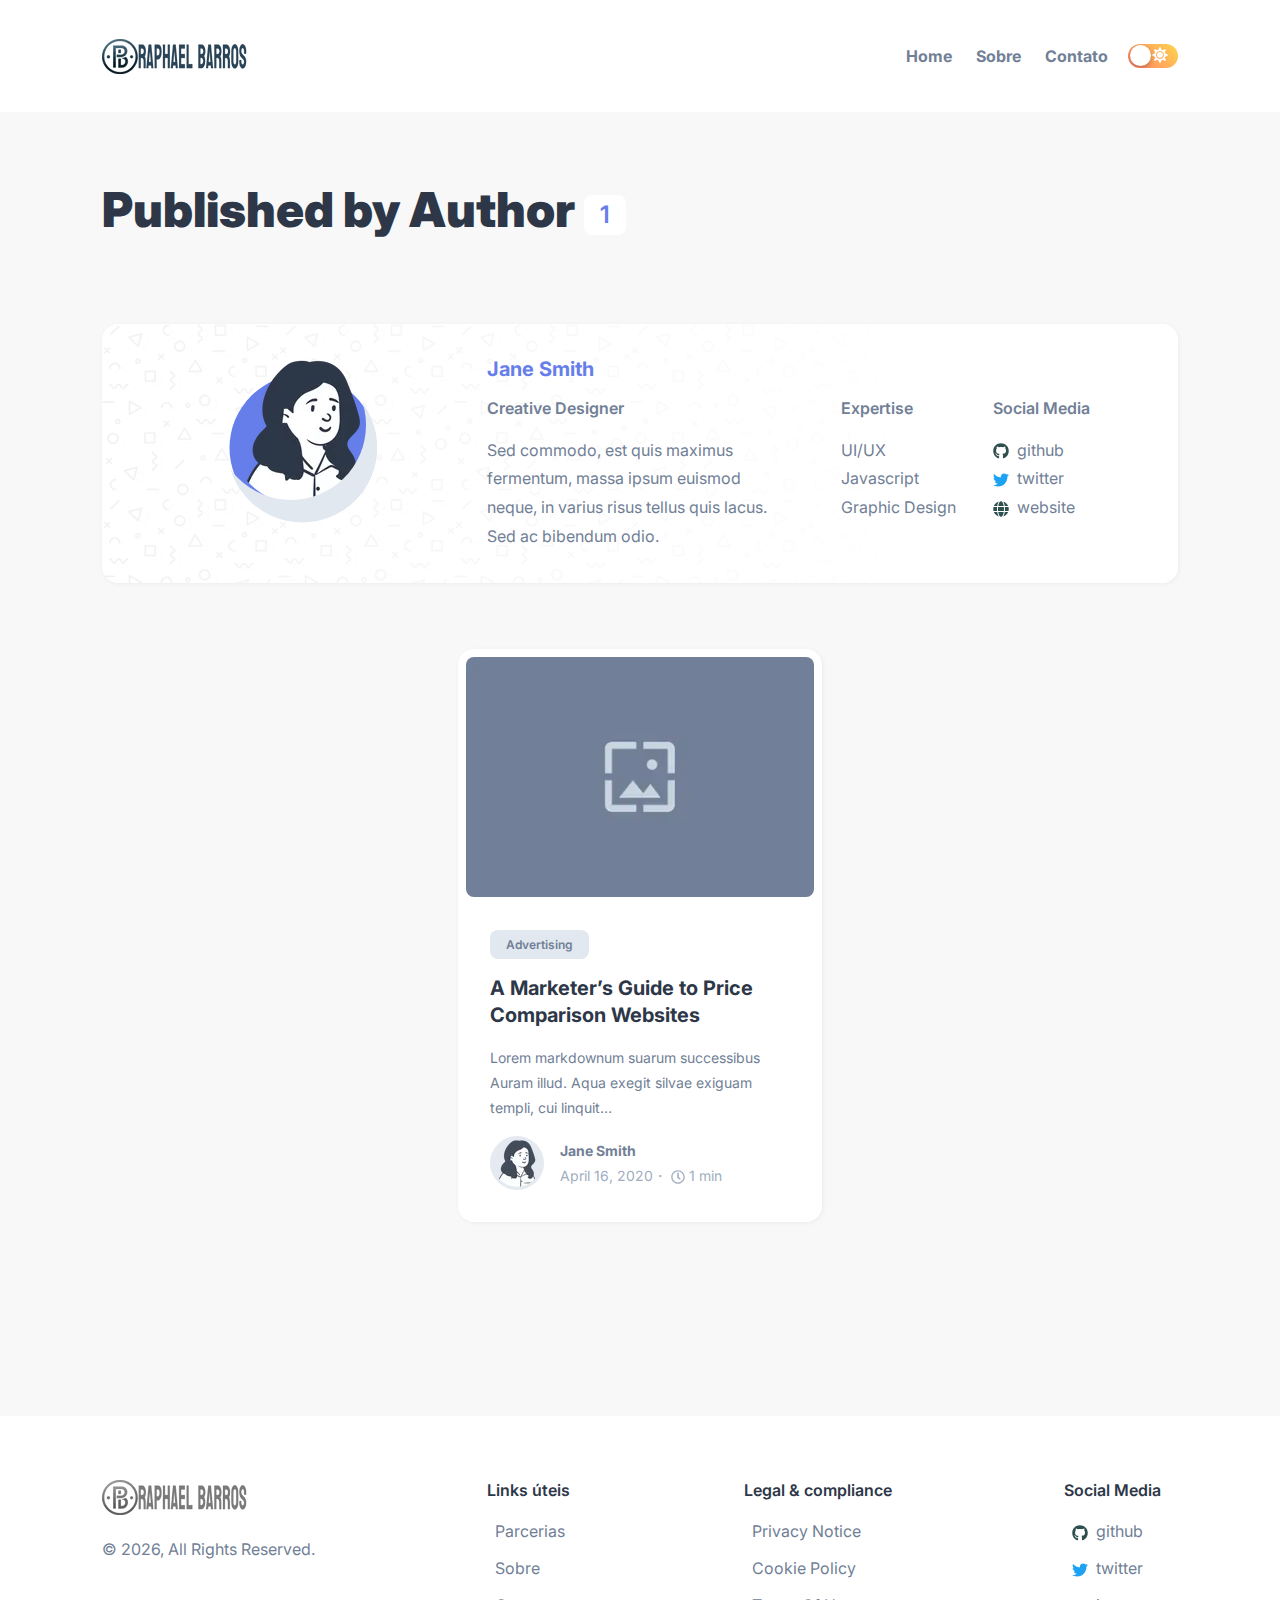
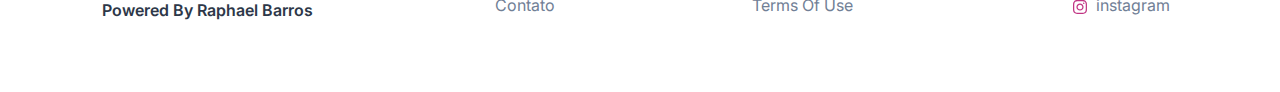
<file: author/jane-smith/index.html>
<!DOCTYPE html><html lang="en"><head><meta charSet="utf-8"/><meta http-equiv="x-ua-compatible" content="ie=edge"/><meta name="viewport" content="width=device-width, initial-scale=1, shrink-to-fit=no"/><meta name="generator" content="Gatsby 5.6.0"/><meta data-react-helmet="true" itemProp="name" content="Jane Smith"/><meta data-react-helmet="true" itemProp="description" content="Sed commodo, est quis maximus fermentum, massa ipsum euismod neque, in varius risus tellus quis lacus. Sed ac bibendum odio."/><meta data-react-helmet="true" name="description" content="Sed commodo, est quis maximus fermentum, massa ipsum euismod neque, in varius risus tellus quis lacus. Sed ac bibendum odio."/><meta data-react-helmet="true" property="og:title" content="Jane Smith"/><meta data-react-helmet="true" property="og:description" content="Sed commodo, est quis maximus fermentum, massa ipsum euismod neque, in varius risus tellus quis lacus. Sed ac bibendum odio."/><meta data-react-helmet="true" property="og:type" content="website"/><meta data-react-helmet="true" property="og:site_name" content="Raphael Barros"/><meta data-react-helmet="true" property="og:image"/><meta data-react-helmet="true" name="twitter:card" content="summary_large_image"/><meta data-react-helmet="true" name="twitter:site" content="Raphael Barros"/><meta data-react-helmet="true" name="twitter:title" content="Jane Smith"/><meta data-react-helmet="true" name="twitter:description" content="Sed commodo, est quis maximus fermentum, massa ipsum euismod neque, in varius risus tellus quis lacus. Sed ac bibendum odio."/><meta data-react-helmet="true" name="twitter:creator" content="https://x.com/raphaelbarrox_"/><meta data-react-helmet="true" name="twitter:image"/><meta name="theme-color" content="#5a67d8"/><style data-href="/styles.03000fb834c382676bf3.css" data-identity="gatsby-global-css">.rc-switch{background-color:#ccc;border:1px solid #ccc;border-radius:20px 20px;box-sizing:border-box;cursor:pointer;display:inline-block;height:22px;line-height:20px;overflow:hidden;padding:0;position:relative;transition:all .3s cubic-bezier(.35,0,.25,1);vertical-align:middle;width:44px}.rc-switch-inner-checked,.rc-switch-inner-unchecked{color:#fff;font-size:12px;position:absolute;top:0;transition:left .3s cubic-bezier(.35,0,.25,1)}.rc-switch-inner-checked{left:-14px}.rc-switch-inner-unchecked{left:24px}.rc-switch:after{animation-duration:.3s;animation-name:rcSwitchOff;animation-timing-function:cubic-bezier(.35,0,.25,1);background-color:#fff;border-radius:50% 50%;box-shadow:0 2px 5px rgba(0,0,0,.26);content:" ";cursor:pointer;height:18px;left:2px;position:absolute;top:1px;transform:scale(1);transition:left .3s cubic-bezier(.35,0,.25,1);width:18px}.rc-switch:hover:after{animation-name:rcSwitchOn;transform:scale(1.1)}.rc-switch:focus{box-shadow:0 0 0 2px #d5f1fd;outline:none}.rc-switch-checked{background-color:#87d068;border:1px solid #87d068}.rc-switch-checked .rc-switch-inner-checked{left:6px}.rc-switch-checked .rc-switch-inner-unchecked{left:44px}.rc-switch-checked:after{left:22px}.rc-switch-disabled{background:#ccc;border-color:#ccc;cursor:no-drop}.rc-switch-disabled:after{animation-name:none;background:#9e9e9e;cursor:no-drop}.rc-switch-disabled:hover:after{animation-name:none;transform:scale(1)}.rc-switch-label{display:inline-block;font-size:14px;line-height:20px;padding-left:10px;pointer-events:none;-webkit-user-select:text;user-select:text;vertical-align:middle;white-space:normal}@keyframes rcSwitchOn{0%{transform:scale(1)}50%{transform:scale(1.25)}to{transform:scale(1.1)}}@keyframes rcSwitchOff{0%{transform:scale(1.1)}to{transform:scale(1)}}@keyframes fadeInUp{0%{opacity:0;transform:translate3d(0,10%,0)}to{opacity:1;transform:translateZ(0)}}@keyframes fadeInDown{0%{opacity:0;transform:translate3d(0,-10%,0)}to{opacity:1;transform:translateZ(0)}}@keyframes fadeInLeft{0%{opacity:0;transform:translate3d(-20%,0,0)}to{opacity:1;transform:translateZ(0)}}@keyframes fadeInRight{0%{opacity:0;transform:translate3d(20%,0,0)}to{opacity:1;transform:translateZ(0)}}@keyframes fadeIn{0%{opacity:0}to{opacity:1}}@media screen and (min-width:768px){.react-reveal{animation-timing-function:cubic-bezier(.77,0,.175,1)}.fadeInUp{animation-name:fadeInUp}.fadeInDown{animation-name:fadeInDown}.fadeInLeft{animation-name:fadeInLeft}.fadeInRight{animation-name:fadeInRight}.fadeIn{animation-name:fadeIn}}@media not screen and (min-width:768px){.react-reveal{opacity:1!important}}.slick-slider{-webkit-touch-callout:none;-webkit-tap-highlight-color:transparent;box-sizing:border-box;touch-action:pan-y;-webkit-user-select:none;user-select:none;-khtml-user-select:none}.slick-list,.slick-slider{display:block;position:relative}.slick-list{margin:0;overflow:hidden;padding:0}.slick-list:focus{outline:none}.slick-list.dragging{cursor:pointer;cursor:hand}.slick-slider .slick-list,.slick-slider .slick-track{transform:translateZ(0)}.slick-track{display:block;left:0;margin-left:auto;margin-right:auto;position:relative;top:0}.slick-track:after,.slick-track:before{content:"";display:table}.slick-track:after{clear:both}.slick-loading .slick-track{visibility:hidden}.slick-slide{display:none;float:left;height:100%;min-height:1px}[dir=rtl] .slick-slide{float:right}.slick-slide img{display:block}.slick-slide.slick-loading img{display:none}.slick-slide.dragging img{pointer-events:none}.slick-initialized .slick-slide{display:block}.slick-loading .slick-slide{visibility:hidden}.slick-vertical .slick-slide{border:1px solid transparent;display:block;height:auto}.slick-arrow.slick-hidden{display:none}.with-animation .slick-slide{opacity:1;transform:scale(1);transform-origin:left;transition:all .6s ease}.with-animation .slick-slide.slick-active+:not(.slick-active){opacity:0;transform:scale(.7)}.slick-next,.slick-prev{position:absolute;top:50%;transform:translateY(-50%);z-index:2}.slick-prev{box-shadow:-1px 1px 3px 0 rgba(1,1,1,.1);left:-15px}.slick-next{box-shadow:1px 1px 3px 0 rgba(1,1,1,.1);right:-15px}.slick-dots{display:block;list-style:none;margin:0;padding:.5rem 0 0;position:absolute;text-align:center;text-align:right;top:-4rem;width:100%}.slick-dots li{cursor:pointer;display:inline-block;margin:0 5px;padding:0;position:relative}.slick-dots li button{background:transparent;background-color:#a0aec0;border:0;border-radius:100%;cursor:pointer;display:block;font-size:0;height:12px;line-height:0px;margin:5px;outline:none;width:12px}.slick-dots li.slick-active button{background-color:#4a5568}</style><style>.gatsby-image-wrapper{position:relative;overflow:hidden}.gatsby-image-wrapper picture.object-fit-polyfill{position:static!important}.gatsby-image-wrapper img{bottom:0;height:100%;left:0;margin:0;max-width:none;padding:0;position:absolute;right:0;top:0;width:100%;object-fit:cover}.gatsby-image-wrapper [data-main-image]{opacity:0;transform:translateZ(0);transition:opacity .25s linear;will-change:opacity}.gatsby-image-wrapper-constrained{display:inline-block;vertical-align:top}</style><noscript><style>.gatsby-image-wrapper noscript [data-main-image]{opacity:1!important}.gatsby-image-wrapper [data-placeholder-image]{opacity:0!important}</style></noscript><script type="module">const e="undefined"!=typeof HTMLImageElement&&"loading"in HTMLImageElement.prototype;e&&document.body.addEventListener("load",(function(e){const t=e.target;if(void 0===t.dataset.mainImage)return;if(void 0===t.dataset.gatsbyImageSsr)return;let a=null,n=t;for(;null===a&&n;)void 0!==n.parentNode.dataset.gatsbyImageWrapper&&(a=n.parentNode),n=n.parentNode;const o=a.querySelector("[data-placeholder-image]"),r=new Image;r.src=t.currentSrc,r.decode().catch((()=>{})).then((()=>{t.style.opacity=1,o&&(o.style.opacity=0,o.style.transition="opacity 500ms linear")}))}),!0);</script><link crossorigin="" href="https://fonts.gstatic.com/" rel="preconnect"/><link crossorigin="" href="https://fonts.googleapis.com/" rel="preconnect"/><title data-react-helmet="true">Jane Smith | Raphael Barros</title><link rel="sitemap" type="application/xml" href="/sitemap-index.xml"/><link rel="preconnect" href="https://www.google-analytics.com"/><link rel="dns-prefetch" href="https://www.google-analytics.com"/><link rel="icon" href="/favicon-32x32.png?v=b42d288b8c5a169f8ea286b302e18d45" type="image/png"/><link rel="manifest" href="/manifest.webmanifest" crossorigin="anonymous"/><link rel="apple-touch-icon" sizes="48x48" href="/icons/icon-48x48.png?v=b42d288b8c5a169f8ea286b302e18d45"/><link rel="apple-touch-icon" sizes="72x72" href="/icons/icon-72x72.png?v=b42d288b8c5a169f8ea286b302e18d45"/><link rel="apple-touch-icon" sizes="96x96" href="/icons/icon-96x96.png?v=b42d288b8c5a169f8ea286b302e18d45"/><link rel="apple-touch-icon" sizes="144x144" href="/icons/icon-144x144.png?v=b42d288b8c5a169f8ea286b302e18d45"/><link rel="apple-touch-icon" sizes="192x192" href="/icons/icon-192x192.png?v=b42d288b8c5a169f8ea286b302e18d45"/><link rel="apple-touch-icon" sizes="256x256" href="/icons/icon-256x256.png?v=b42d288b8c5a169f8ea286b302e18d45"/><link rel="apple-touch-icon" sizes="384x384" href="/icons/icon-384x384.png?v=b42d288b8c5a169f8ea286b302e18d45"/><link rel="apple-touch-icon" sizes="512x512" href="/icons/icon-512x512.png?v=b42d288b8c5a169f8ea286b302e18d45"/></head><body><div id="___gatsby"><div style="outline:none" tabindex="-1" id="gatsby-focus-wrapper"><style data-emotion-css="o12to9">body{--theme-ui-colors-text:var(--theme-ui-colors-text,#718096);--theme-ui-colors-article:var(--theme-ui-colors-article,#4a5568);--theme-ui-colors-heading:var(--theme-ui-colors-heading,#2d3748);--theme-ui-colors-alphaLighter:var(--theme-ui-colors-alphaLighter,#ebf4ff);--theme-ui-colors-alphaLight:var(--theme-ui-colors-alphaLight,#a3bffa);--theme-ui-colors-alpha:var(--theme-ui-colors-alpha,#667eea);--theme-ui-colors-alphaDark:var(--theme-ui-colors-alphaDark,#5a67d8);--theme-ui-colors-alphaDarker:var(--theme-ui-colors-alphaDarker,#434190);--theme-ui-colors-betaLighter:var(--theme-ui-colors-betaLighter,#faf5ff);--theme-ui-colors-betaLight:var(--theme-ui-colors-betaLight,#d6bcfa);--theme-ui-colors-beta:var(--theme-ui-colors-beta,#9f7aea);--theme-ui-colors-betaDark:var(--theme-ui-colors-betaDark,#805ad5);--theme-ui-colors-betaDarker:var(--theme-ui-colors-betaDarker,#553c9a);--theme-ui-colors-omegaLighter:var(--theme-ui-colors-omegaLighter,#edf2f7);--theme-ui-colors-omegaLight:var(--theme-ui-colors-omegaLight,#e2e8f0);--theme-ui-colors-omega:var(--theme-ui-colors-omega,#a0aec0);--theme-ui-colors-omegaDark:var(--theme-ui-colors-omegaDark,#718096);--theme-ui-colors-omegaDarker:var(--theme-ui-colors-omegaDarker,#2d3748);--theme-ui-colors-successLight:var(--theme-ui-colors-successLight,#f0fff4);--theme-ui-colors-success:var(--theme-ui-colors-success,#48bb78);--theme-ui-colors-errorLight:var(--theme-ui-colors-errorLight,#fff5f5);--theme-ui-colors-error:var(--theme-ui-colors-error,#f56565);--theme-ui-colors-white:var(--theme-ui-colors-white,#fff);--theme-ui-colors-background:var(--theme-ui-colors-background,#f8f8f8);--theme-ui-colors-contentBg:var(--theme-ui-colors-contentBg,#fff);--theme-ui-colors-headerBg:var(--theme-ui-colors-headerBg,#fff);--theme-ui-colors-footerBg:var(--theme-ui-colors-footerBg,#fff);--theme-ui-colors-mute:var(--theme-ui-colors-mute,#e2e8f0);--theme-ui-colors-highlight:var(--theme-ui-colors-highlight,#edf2f7);color:var(--theme-ui-colors-text,#718096);background-color:var(--theme-ui-colors-background,#f8f8f8);}body.theme-ui-dark{--theme-ui-colors-alphaLighter:var(--theme-ui-colors-modes-dark-alphaLighter,#434190);--theme-ui-colors-alphaLight:var(--theme-ui-colors-modes-dark-alphaLight,#5a67d8);--theme-ui-colors-alphaDark:var(--theme-ui-colors-modes-dark-alphaDark,#a3bffa);--theme-ui-colors-alphaDarker:var(--theme-ui-colors-modes-dark-alphaDarker,#ebf4ff);--theme-ui-colors-betaLighter:var(--theme-ui-colors-modes-dark-betaLighter,#553c9a);--theme-ui-colors-betaLight:var(--theme-ui-colors-modes-dark-betaLight,#805ad5);--theme-ui-colors-betaDark:var(--theme-ui-colors-modes-dark-betaDark,#d6bcfa);--theme-ui-colors-betaDarker:var(--theme-ui-colors-modes-dark-betaDarker,#faf5ff);--theme-ui-colors-omegaLighter:var(--theme-ui-colors-modes-dark-omegaLighter,#2d3748);--theme-ui-colors-omegaLight:var(--theme-ui-colors-modes-dark-omegaLight,#718096);--theme-ui-colors-omegaDark:var(--theme-ui-colors-modes-dark-omegaDark,#e2e8f0);--theme-ui-colors-omegaDarker:var(--theme-ui-colors-modes-dark-omegaDarker,#edf2f7);--theme-ui-colors-text:var(--theme-ui-colors-modes-dark-text,#cbd5e0);--theme-ui-colors-article:var(--theme-ui-colors-modes-dark-article,#e2e8f0);--theme-ui-colors-heading:var(--theme-ui-colors-modes-dark-heading,#edf2f7);--theme-ui-colors-background:var(--theme-ui-colors-modes-dark-background,#1a202c);--theme-ui-colors-contentBg:var(--theme-ui-colors-modes-dark-contentBg,#2d3748);--theme-ui-colors-headerBg:var(--theme-ui-colors-modes-dark-headerBg,#2d3748);--theme-ui-colors-footerBg:var(--theme-ui-colors-modes-dark-footerBg,#2d3748);--theme-ui-colors-mute:var(--theme-ui-colors-modes-dark-mute,#718096);}</style><style data-emotion-css="wxng5j">*{box-sizing:border-box;}body{margin:0;font-family:'Inter',sans-serif;font-size:1rem;font-weight:normal;line-height:1.8;-webkit-font-smoothing:antialiased;-webkit-text-decoration:none;text-decoration:none;}</style><style data-emotion-css="130izn8">.css-130izn8{box-sizing:border-box;margin:0;min-width:0;-webkit-flex-direction:column;-ms-flex-direction:column;flex-direction:column;height:100vh;display:-webkit-box;display:-webkit-flex;display:-ms-flexbox;display:flex;}</style><div class="css-130izn8"><style data-emotion-css="166sefx">html{font-size:85%;-webkit-scroll-behavior:smooth;-moz-scroll-behavior:smooth;-ms-scroll-behavior:smooth;scroll-behavior:smooth;}@media screen and (min-width:640px){html{font-size:90%;}}@media screen and (min-width:768px){html{font-size:95%;}}@media screen and (min-width:1024px){html{font-size:100%;}}::selection{color:var(--theme-ui-colors-white,#fff);background:var(--theme-ui-colors-omegaDark,#718096);}</style><style data-emotion-css="8quyoq">.css-8quyoq{box-sizing:border-box;margin:0;min-width:0;position:relative;background-color:var(--theme-ui-colors-headerBg,#fff);}</style><div class="css-8quyoq"><style data-emotion-css="1s3ligh">.css-1s3ligh{box-sizing:border-box;margin:0;min-width:0;width:100%;max-width:1140px;margin-left:auto;margin-right:auto;padding-left:1rem;padding-right:1rem;position:relative;z-index:10;}@media screen and (min-width:640px){.css-1s3ligh{padding-left:2rem;padding-right:2rem;}}</style><div class="css-1s3ligh"><style data-emotion-css="16oqm0b">.css-16oqm0b{box-sizing:border-box;margin:0;min-width:0;-webkit-box-pack:justify;-webkit-justify-content:space-between;-ms-flex-pack:justify;justify-content:space-between;-webkit-align-items:center;-webkit-box-align:center;-ms-flex-align:center;align-items:center;height:6rem;padding-top:1rem;padding-bottom:1rem;display:-webkit-box;display:-webkit-flex;display:-ms-flexbox;display:flex;}@media screen and (min-width:640px){.css-16oqm0b{height:7rem;padding-top:2rem;padding-bottom:2rem;}}</style><div class="css-16oqm0b"><style data-emotion-css="1q5edj3">.css-1q5edj3{box-sizing:border-box;margin:0;min-width:0;-webkit-flex-basis:100%;-ms-flex-preferred-size:100%;flex-basis:100%;}@media screen and (min-width:768px){.css-1q5edj3{-webkit-flex-basis:33.333333%;-ms-flex-preferred-size:33.333333%;flex-basis:33.333333%;}}</style><div class="css-1q5edj3"><style data-emotion-css="1j6pvph">.css-1j6pvph{box-sizing:border-box;margin:0;min-width:0;font-family:'Inter',sans-serif;font-weight:bold;line-height:1.33;display:block;color:var(--theme-ui-colors-heading,#2d3748);font-weight:bold;-webkit-text-decoration:none;text-decoration:none;margin-bottom:1rem;font-size:1.5rem;margin:0;}</style><a alt="Raphael Barros" aria-label="Raphael Barros" class="css-1j6pvph" href="/"><div data-gatsby-image-wrapper="" style="vertical-align:middle" class="gatsby-image-wrapper gatsby-image-wrapper-constrained"><div style="max-width:150px;display:block"><img alt="" role="presentation" aria-hidden="true" src="data:image/svg+xml;charset=utf-8,%3Csvg%20height=&#x27;35&#x27;%20width=&#x27;150&#x27;%20xmlns=&#x27;http://www.w3.org/2000/svg&#x27;%20version=&#x27;1.1&#x27;%3E%3C/svg%3E" style="max-width:100%;display:block;position:static"/></div><div aria-hidden="true" data-placeholder-image="" style="opacity:1;transition:opacity 500ms linear"></div><picture><source type="image/webp" srcSet="/static/8cee5cd95278dc5167c6cfb72acf5fe1/67108/logo.webp 38w,/static/8cee5cd95278dc5167c6cfb72acf5fe1/38397/logo.webp 75w,/static/8cee5cd95278dc5167c6cfb72acf5fe1/edeef/logo.webp 150w,/static/8cee5cd95278dc5167c6cfb72acf5fe1/471f0/logo.webp 300w" sizes="(min-width: 150px) 150px, 100vw"/><img data-gatsby-image-ssr="" data-main-image="" style="opacity:0" sizes="(min-width: 150px) 150px, 100vw" decoding="async" loading="eager" src="/static/8cee5cd95278dc5167c6cfb72acf5fe1/a15e9/logo.png" srcSet="/static/8cee5cd95278dc5167c6cfb72acf5fe1/6e6b3/logo.png 38w,/static/8cee5cd95278dc5167c6cfb72acf5fe1/7e8ff/logo.png 75w,/static/8cee5cd95278dc5167c6cfb72acf5fe1/a15e9/logo.png 150w,/static/8cee5cd95278dc5167c6cfb72acf5fe1/86eb4/logo.png 300w" alt="Raphael Barros"/></picture><noscript><picture><source type="image/webp" srcSet="/static/8cee5cd95278dc5167c6cfb72acf5fe1/67108/logo.webp 38w,/static/8cee5cd95278dc5167c6cfb72acf5fe1/38397/logo.webp 75w,/static/8cee5cd95278dc5167c6cfb72acf5fe1/edeef/logo.webp 150w,/static/8cee5cd95278dc5167c6cfb72acf5fe1/471f0/logo.webp 300w" sizes="(min-width: 150px) 150px, 100vw"/><img data-gatsby-image-ssr="" data-main-image="" style="opacity:0" sizes="(min-width: 150px) 150px, 100vw" decoding="async" loading="eager" src="/static/8cee5cd95278dc5167c6cfb72acf5fe1/a15e9/logo.png" srcSet="/static/8cee5cd95278dc5167c6cfb72acf5fe1/6e6b3/logo.png 38w,/static/8cee5cd95278dc5167c6cfb72acf5fe1/7e8ff/logo.png 75w,/static/8cee5cd95278dc5167c6cfb72acf5fe1/a15e9/logo.png 150w,/static/8cee5cd95278dc5167c6cfb72acf5fe1/86eb4/logo.png 300w" alt="Raphael Barros"/></picture></noscript><script type="module">const t="undefined"!=typeof HTMLImageElement&&"loading"in HTMLImageElement.prototype;if(t){const t=document.querySelectorAll("img[data-main-image]");for(let e of t){e.dataset.src&&(e.setAttribute("src",e.dataset.src),e.removeAttribute("data-src")),e.dataset.srcset&&(e.setAttribute("srcset",e.dataset.srcset),e.removeAttribute("data-srcset"));const t=e.parentNode.querySelectorAll("source[data-srcset]");for(let e of t)e.setAttribute("srcset",e.dataset.srcset),e.removeAttribute("data-srcset");e.complete&&(e.style.opacity=1,e.parentNode.parentNode.querySelector("[data-placeholder-image]").style.opacity=0)}}</script></div></a></div><style data-emotion-css="163yhbe">.css-163yhbe{box-sizing:border-box;margin:0;min-width:0;-webkit-flex-basis:auto;-ms-flex-preferred-size:auto;flex-basis:auto;min-width:auto;-webkit-order:3;-ms-flex-order:3;order:3;margin-left:1rem;margin-right:1rem;}@media screen and (min-width:768px){.css-163yhbe{-webkit-flex-basis:33.333333%;-ms-flex-preferred-size:33.333333%;flex-basis:33.333333%;-webkit-order:unset;-ms-flex-order:unset;order:unset;}}</style><div class="css-163yhbe"></div><style data-emotion-css="td4tiv">.css-td4tiv{box-sizing:border-box;margin:0;min-width:0;-webkit-flex-basis:auto;-ms-flex-preferred-size:auto;flex-basis:auto;min-width:auto;-webkit-order:4;-ms-flex-order:4;order:4;}@media screen and (min-width:768px){.css-td4tiv{-webkit-flex-basis:33.333333%;-ms-flex-preferred-size:33.333333%;flex-basis:33.333333%;-webkit-order:unset;-ms-flex-order:unset;order:unset;}}</style><div class="css-td4tiv"><style data-emotion-css="mzyruo">.css-mzyruo{box-sizing:border-box;margin:0;min-width:0;display:none;}@media screen and (min-width:768px){.css-mzyruo{display:block;}}</style><div class="css-mzyruo"><style data-emotion-css="yo0yuz">.css-yo0yuz{box-sizing:border-box;margin:0;min-width:0;-webkit-flex-direction:row;-ms-flex-direction:row;flex-direction:row;-webkit-box-pack:end;-webkit-justify-content:flex-end;-ms-flex-pack:end;justify-content:flex-end;-webkit-flex-wrap:wrap;-ms-flex-wrap:wrap;flex-wrap:wrap;display:-webkit-box;display:-webkit-flex;display:-ms-flexbox;display:flex;}</style><div class="css-yo0yuz"><style data-emotion-css="f5zorj">.css-f5zorj{box-sizing:border-box;margin:0;min-width:0;color:inherit;-webkit-text-decoration:none;text-decoration:none;font-weight:700;display:inline-block;color:var(--theme-ui-colors-omegaDark,#718096);-webkit-text-decoration:none;text-decoration:none;-webkit-user-select:none;-moz-user-select:none;-ms-user-select:none;user-select:none;padding:0.25rem;margin:0;margin-left:0.5rem;margin-right:0.5rem;}.css-f5zorj:hover,.css-f5zorj:focus,.css-f5zorj.active{color:primary;}.css-f5zorj:visited{color:var(--theme-ui-colors-omegaDark,#718096);}.css-f5zorj:hover{color:var(--theme-ui-colors-alpha,#667eea);}.css-f5zorj svg{display:block;margin-left:auto;margin-right:auto;margin-bottom:0.25rem;}</style><a class="css-f5zorj" href="/">Home</a><a class="css-f5zorj" href="/about/">Sobre</a><a class="css-f5zorj" href="/contact/">Contato</a></div></div><style data-emotion-css="13pi9m9">.css-13pi9m9{box-sizing:border-box;margin:0;min-width:0;display:block;}@media screen and (min-width:768px){.css-13pi9m9{display:none;}}</style><div class="css-13pi9m9"><style data-emotion-css="1xw2bw6">.css-1xw2bw6{box-sizing:border-box;margin:0;min-width:0;-webkit-appearance:none;-moz-appearance:none;appearance:none;display:-webkit-inline-box;display:-webkit-inline-flex;display:-ms-inline-flexbox;display:inline-flex;-webkit-align-items:center;-webkit-box-align:center;-ms-flex-align:center;align-items:center;-webkit-box-pack:center;-webkit-justify-content:center;-ms-flex-pack:center;justify-content:center;padding:0.25rem;width:32px;height:32px;color:inherit;background-color:transparent;border:none;border-radius:4px;display:inline-block;min-width:auto;-webkit-align-items:center;-webkit-box-align:center;-ms-flex-align:center;align-items:center;-webkit-box-pack:space-evenly;-webkit-justify-content:space-evenly;-ms-flex-pack:space-evenly;justify-content:space-evenly;outline:0;-webkit-user-select:none;-moz-user-select:none;-ms-user-select:none;user-select:none;-webkit-tap-highlight-color:transparent;-webkit-touch-callout:none;-webkit-user-select:none;-khtml-user-select:none;-moz-user-select:none;-ms-user-select:none;border-radius:9999px;cursor:pointer;border-width:3px;border-style:solid;-webkit-transition:all 250ms ease;transition:all 250ms ease;box-sizing:initial;color:var(--theme-ui-colors-omega,#a0aec0);border-color:transparent;vertical-align:middle;width:24px;height:24px;padding:0.5rem;background-color:var(--theme-ui-colors-omegaLighter,#edf2f7);-webkit-transition:left 0.3s cubic-bezier(0.78,0.14,0.15,0.86);transition:left 0.3s cubic-bezier(0.78,0.14,0.15,0.86);left:-2rem;}.css-1xw2bw6 +a,.css-1xw2bw6 + button{margin-left:0.5rem;}.css-1xw2bw6 svg{width:24px;height:24px;}@media (hover:hover) and (pointer:fine){.css-1xw2bw6:hover{background-color:var(--theme-ui-colors-alpha,#667eea);color:var(--theme-ui-colors-white,#fff);}.css-1xw2bw6:hover svg{fill:var(--theme-ui-colors-white,#fff);}}.css-1xw2bw6:before{display:none;}@media screen and (min-width:768px){.css-1xw2bw6{display:none;}}</style><button aria-label="Menu" class="css-1xw2bw6"><svg stroke="currentColor" fill="currentColor" stroke-width="0" viewBox="0 0 448 512" height="1em" width="1em" xmlns="http://www.w3.org/2000/svg"><path d="M16 132h416c8.837 0 16-7.163 16-16V76c0-8.837-7.163-16-16-16H16C7.163 60 0 67.163 0 76v40c0 8.837 7.163 16 16 16zm0 160h416c8.837 0 16-7.163 16-16v-40c0-8.837-7.163-16-16-16H16c-8.837 0-16 7.163-16 16v40c0 8.837 7.163 16 16 16zm0 160h416c8.837 0 16-7.163 16-16v-40c0-8.837-7.163-16-16-16H16c-8.837 0-16 7.163-16 16v40c0 8.837 7.163 16 16 16z"></path></svg></button><style data-emotion-css="ifm721">.css-ifm721{box-sizing:border-box;margin:0;min-width:0;position:fixed;top:0;right:0;-webkit-transform:translate(100%,0);-ms-transform:translate(100%,0);transform:translate(100%,0);width:75%;height:100vh;background-color:var(--theme-ui-colors-contentBg,#fff);-webkit-transition:all .5s cubic-bezier(.77,0,.175,1);transition:all .5s cubic-bezier(.77,0,.175,1);z-index:99;}.css-ifm721 open{-webkit-transform:translate(0,0);-ms-transform:translate(0,0);transform:translate(0,0);box-shadow:0 0 45px 0 rgba(0,0,0,.25);}</style><div class="css-ifm721"><style data-emotion-css="kovx41">.css-kovx41{box-sizing:border-box;margin:0;min-width:0;position:relative;height:100%;z-index:2;background-color:var(--theme-ui-colors-contentBg,#fff);overflow-y:scroll;font-size:1.25rem;padding:4rem;}</style><div class="css-kovx41"></div></div><style data-emotion-css="1ylv1n">.css-1ylv1n{box-sizing:border-box;margin:0;min-width:0;position:fixed;top:0;right:100%;width:100%;height:100%;background-color:#222;opacity:0;-webkit-transition:opacity .5s cubic-bezier(.77,0,.175,1);transition:opacity .5s cubic-bezier(.77,0,.175,1);z-index:90;}</style><div class="css-1ylv1n"></div></div></div><style data-emotion-css="w1ne5u">.css-w1ne5u{box-sizing:border-box;margin:0;min-width:0;min-width:auto;-webkit-order:2;-ms-flex-order:2;order:2;}@media screen and (min-width:768px){.css-w1ne5u{-webkit-order:unset;-ms-flex-order:unset;order:unset;}}</style><div class="css-w1ne5u"><style data-emotion-css="vurnku">.css-vurnku{box-sizing:border-box;margin:0;min-width:0;}</style><div class="css-vurnku"><style data-emotion-css="ipwkuf">.css-ipwkuf{box-sizing:border-box;margin:0;min-width:0;-webkit-appearance:none;-moz-appearance:none;appearance:none;display:-webkit-inline-box;display:-webkit-inline-flex;display:-ms-inline-flexbox;display:inline-flex;-webkit-align-items:center;-webkit-box-align:center;-ms-flex-align:center;align-items:center;-webkit-box-pack:center;-webkit-justify-content:center;-ms-flex-pack:center;justify-content:center;padding:0.25rem;width:32px;height:32px;color:inherit;background-color:transparent;border:none;border-radius:4px;display:inline-block;min-width:auto;-webkit-align-items:center;-webkit-box-align:center;-ms-flex-align:center;align-items:center;-webkit-box-pack:space-evenly;-webkit-justify-content:space-evenly;-ms-flex-pack:space-evenly;justify-content:space-evenly;outline:0;-webkit-user-select:none;-moz-user-select:none;-ms-user-select:none;user-select:none;-webkit-tap-highlight-color:transparent;-webkit-touch-callout:none;-webkit-user-select:none;-khtml-user-select:none;-moz-user-select:none;-ms-user-select:none;border-radius:9999px;cursor:pointer;border-width:3px;border-style:solid;-webkit-transition:all 250ms ease;transition:all 250ms ease;box-sizing:initial;color:var(--theme-ui-colors-omega,#a0aec0);border-color:transparent;vertical-align:middle;width:24px;height:24px;padding:0.5rem;background-color:var(--theme-ui-colors-omegaLighter,#edf2f7);display:block;}.css-ipwkuf +a,.css-ipwkuf + button{margin-left:0.5rem;}.css-ipwkuf svg{width:24px;height:24px;}@media (hover:hover) and (pointer:fine){.css-ipwkuf:hover{background-color:var(--theme-ui-colors-alpha,#667eea);color:var(--theme-ui-colors-white,#fff);}.css-ipwkuf:hover svg{fill:var(--theme-ui-colors-white,#fff);}}.css-ipwkuf:before{display:none;}@media screen and (min-width:768px){.css-ipwkuf{display:none;}}</style><button aria-label="Toggle dark mode" class="css-ipwkuf"><svg stroke="currentColor" fill="currentColor" stroke-width="0" viewBox="0 0 512 512" height="1em" width="1em" xmlns="http://www.w3.org/2000/svg"><path d="M256 160c-52.9 0-96 43.1-96 96s43.1 96 96 96 96-43.1 96-96-43.1-96-96-96zm246.4 80.5l-94.7-47.3 33.5-100.4c4.5-13.6-8.4-26.5-21.9-21.9l-100.4 33.5-47.4-94.8c-6.4-12.8-24.6-12.8-31 0l-47.3 94.7L92.7 70.8c-13.6-4.5-26.5 8.4-21.9 21.9l33.5 100.4-94.7 47.4c-12.8 6.4-12.8 24.6 0 31l94.7 47.3-33.5 100.5c-4.5 13.6 8.4 26.5 21.9 21.9l100.4-33.5 47.3 94.7c6.4 12.8 24.6 12.8 31 0l47.3-94.7 100.4 33.5c13.6 4.5 26.5-8.4 21.9-21.9l-33.5-100.4 94.7-47.3c13-6.5 13-24.7.2-31.1zm-155.9 106c-49.9 49.9-131.1 49.9-181 0-49.9-49.9-49.9-131.1 0-181 49.9-49.9 131.1-49.9 181 0 49.9 49.9 49.9 131.1 0 181z"></path></svg></button><style data-emotion-css="cqu7wq">.css-cqu7wq{display:none;}@media screen and (min-width:768px){.css-cqu7wq{display:block;}}.css-cqu7wq.rc-switch{background:linear-gradient(45deg,#FF7D6B,#FFD64C);border:0;width:50px;height:24px;}.css-cqu7wq.rc-switch:focus{box-shadow:none;}.css-cqu7wq.rc-switch-checked{background:linear-gradient(45deg,#3366FF,#AC15B8);border:0;}.css-cqu7wq.rc-switch:after{width:21px;height:21px;}.css-cqu7wq.rc-switch-checked:after{left:auto;right:2px;}.css-cqu7wq .rc-switch-inner{font-size:unset;top:1px;left:26px;}.css-cqu7wq.rc-switch-checked .rc-switch-inner{left:7px;}</style><button aria-label="Toggle dark mode" type="button" role="switch" aria-checked="false" class="rc-switch css-cqu7wq"><span class="rc-switch-inner"><span class="rc-switch-inner-checked"><style data-emotion-css="uk6cul">.css-uk6cul{vertical-align:middle;}</style><svg stroke="currentColor" fill="currentColor" stroke-width="0" viewBox="0 0 512 512" class="css-uk6cul" height="16" width="16" xmlns="http://www.w3.org/2000/svg"><path d="M283.211 512c78.962 0 151.079-35.925 198.857-94.792 7.068-8.708-.639-21.43-11.562-19.35-124.203 23.654-238.262-71.576-238.262-196.954 0-72.222 38.662-138.635 101.498-174.394 9.686-5.512 7.25-20.197-3.756-22.23A258.156 258.156 0 0 0 283.211 0c-141.309 0-256 114.511-256 256 0 141.309 114.511 256 256 256z"></path></svg></span><span class="rc-switch-inner-unchecked"><svg stroke="currentColor" fill="currentColor" stroke-width="0" viewBox="0 0 512 512" class="css-uk6cul" height="16" width="16" xmlns="http://www.w3.org/2000/svg"><path d="M256 160c-52.9 0-96 43.1-96 96s43.1 96 96 96 96-43.1 96-96-43.1-96-96-96zm246.4 80.5l-94.7-47.3 33.5-100.4c4.5-13.6-8.4-26.5-21.9-21.9l-100.4 33.5-47.4-94.8c-6.4-12.8-24.6-12.8-31 0l-47.3 94.7L92.7 70.8c-13.6-4.5-26.5 8.4-21.9 21.9l33.5 100.4-94.7 47.4c-12.8 6.4-12.8 24.6 0 31l94.7 47.3-33.5 100.5c-4.5 13.6 8.4 26.5 21.9 21.9l100.4-33.5 47.3 94.7c6.4 12.8 24.6 12.8 31 0l47.3-94.7 100.4 33.5c13.6 4.5 26.5-8.4 21.9-21.9l-33.5-100.4 94.7-47.3c13-6.5 13-24.7.2-31.1zm-155.9 106c-49.9 49.9-131.1 49.9-181 0-49.9-49.9-49.9-131.1 0-181 49.9-49.9 131.1-49.9 181 0 49.9 49.9 49.9 131.1 0 181z"></path></svg></span></span></button></div></div></div></div></div><style data-emotion-css="1qe1pxe">.css-1qe1pxe{box-sizing:border-box;margin:0;min-width:0;-webkit-flex:1 1 auto;-ms-flex:1 1 auto;flex:1 1 auto;}</style><div class="css-1qe1pxe"><style data-emotion-css="1b24wpc">.css-1b24wpc{box-sizing:border-box;margin:0;min-width:0;min-width:auto;border-top-style:solid;border-top-color:transparent;border-top-width:2px;height:0;margin-top:1rem;margin-bottom:1rem;}@media screen and (min-width:640px){.css-1b24wpc{margin-top:2rem;margin-bottom:2rem;}}</style><div class="css-1b24wpc"></div><style data-emotion-css="bh18vc">.css-bh18vc{box-sizing:border-box;margin:0;min-width:0;width:100%;max-width:1140px;margin-left:auto;margin-right:auto;max-width:1140px;padding-left:1rem;padding-right:1rem;}@media screen and (min-width:640px){.css-bh18vc{padding-left:2rem;padding-right:2rem;}}</style><div class="css-bh18vc"><style data-emotion-css="4p9r15">.css-4p9r15{box-sizing:border-box;margin:0;min-width:0;width:100%;max-width:1140px;margin-left:auto;margin-right:auto;max-width:none;}</style><div class="css-4p9r15"><style data-emotion-css="4cffwv">.css-4cffwv{box-sizing:border-box;margin:0;min-width:0;display:-webkit-box;display:-webkit-flex;display:-ms-flexbox;display:flex;}</style><div class="css-4cffwv"><div><style data-emotion-css="19bg7qi">.css-19bg7qi{box-sizing:border-box;margin:0;min-width:0;font-family:'Inter',sans-serif;font-weight:bold;line-height:1.33;display:block;color:var(--theme-ui-colors-heading,#2d3748);font-weight:900;-webkit-text-decoration:none;text-decoration:none;margin-bottom:1rem;font-size:1.875rem;}@media screen and (min-width:640px){.css-19bg7qi{font-size:2.25rem;}}@media screen and (min-width:1024px){.css-19bg7qi{font-size:3rem;}}</style><h1 class="css-19bg7qi">Published by Author<!-- --> <style data-emotion-css="z6qugz">.css-z6qugz{box-sizing:border-box;margin:0;min-width:0;display:inline-block;vertical-align:baseline;font-size:0.75rem;font-weight:700;white-space:nowrap;padding-left:0.25rem;padding-right:0.25rem;border-radius:2px;color:var(--theme-ui-colors-white,#fff);background-color:primary;display:inline-block;border-radius:0.5rem;-webkit-text-decoration:none;text-decoration:none;font-weight:600;vertical-align:middle;padding-left:1rem;padding-right:1rem;padding-top:0.25rem;padding-bottom:0.25rem;-webkit-transition:all 250ms ease;transition:all 250ms ease;background-color:var(--theme-ui-colors-white,#fff);color:var(--theme-ui-colors-alpha,#667eea);font-size:1.5rem;}.css-z6qugz:hover{background-color:var(--theme-ui-colors-alpha,#667eea);color:var(--theme-ui-colors-white,#fff);}</style><div class="css-z6qugz"> <!-- -->1</div></h1></div></div></div></div><div class="css-1b24wpc"></div><div class="css-bh18vc"><div class="css-4p9r15"><div class="css-4cffwv"><style data-emotion-css="1o15qec">.css-1o15qec{box-sizing:border-box;margin:0;min-width:0;width:100%;max-width:1140px;margin-left:auto;margin-right:auto;-webkit-flex:1;-ms-flex:1;flex:1;margin-left:0;}</style><div class="css-1o15qec"><style data-emotion-css="1gbuxmf">.css-1gbuxmf{box-sizing:border-box;margin:0;min-width:0;background-color:var(--theme-ui-colors-contentBg,#fff);border-radius:1rem;-webkit-transition: -webkit-transform 250ms ease, box-shadow 250ms ease, color 250ms ease;-webkit-transition: transform 250ms ease, box-shadow 250ms ease, color 250ms ease;transition: transform 250ms ease, box-shadow 250ms ease, color 250ms ease;box-shadow:1px 1px 5px 0 rgba(1,1,1,.05);padding:2rem;position:relative;}</style><div class="css-1gbuxmf"><style data-emotion-css="h0h0h8">.css-h0h0h8{box-sizing:border-box;margin:0;min-width:0;-webkit-flex-direction:column;-ms-flex-direction:column;flex-direction:column;position:relative;z-index:3;display:-webkit-box;display:-webkit-flex;display:-ms-flexbox;display:flex;}@media screen and (min-width:640px){.css-h0h0h8{-webkit-flex-direction:row;-ms-flex-direction:row;flex-direction:row;}}</style><div class="css-h0h0h8"><style data-emotion-css="1cbx1z6">.css-1cbx1z6{box-sizing:border-box;margin:0;min-width:0;-webkit-flex-basis:33.333333%;-ms-flex-preferred-size:33.333333%;flex-basis:33.333333%;}</style><div class="css-1cbx1z6"><div class="css-vurnku"><style data-emotion-css="q8lpjg">.css-q8lpjg{box-sizing:border-box;margin:0;min-width:0;color:var(--theme-ui-colors-alpha,#667eea);-webkit-text-decoration:none;text-decoration:none;-webkit-user-select:none;-moz-user-select:none;-ms-user-select:none;user-select:none;}.css-q8lpjg:visited{color:var(--theme-ui-colors-alpha,#667eea);}.css-q8lpjg:hover{color:var(--theme-ui-colors-alphaDark,#5a67d8);}</style><a aria-current="page" aria-label="Jane Smith" class="css-q8lpjg" href="/author/jane-smith/"><style data-emotion-css="652wqb">.css-652wqb{box-sizing:border-box;margin:0;min-width:0;position:relative;z-index:2;text-align:center;margin-bottom:1.0499999999999998rem;}</style><div class="css-652wqb"><div class="css-vurnku"><style data-emotion-css="rp95h0">.css-rp95h0{box-sizing:border-box;margin:0;min-width:0;width:10.5rem;height:100%;max-width:150px;border-radius:9999px;position:absolute;-webkit-transform:translate(-50%) scale(0.98);-ms-transform:translate(-50%) scale(0.98);transform:translate(-50%) scale(0.98);left:50%;top:1.0499999999999998rem;background-color:var(--theme-ui-colors-alpha,#667eea);}@media screen and (min-width:640px){.css-rp95h0{width:100%;}}</style><div class="css-rp95h0"></div><style data-emotion-css="1v1tcrd">.css-1v1tcrd{box-sizing:border-box;margin:0;min-width:0;width:10.5rem;height:100%;max-width:150px;border-radius:9999px;position:absolute;z-index:2;left:50%;-webkit-transform:translate(-50%);-ms-transform:translate(-50%);transform:translate(-50%);margin-top:-0.35rem;margin-left:-0.7rem;box-shadow: 0.7rem 1.4rem var(--theme-ui-colors-omegaLight,#e2e8f0);}@media screen and (min-width:640px){.css-1v1tcrd{width:100%;}}</style><div class="css-1v1tcrd"></div><style data-emotion-css="dkmdyt">.css-dkmdyt{margin-left:auto;margin-right:auto;}.css-dkmdyt img{border-radius:0 0 9999px 9999px;}</style><div data-gatsby-image-wrapper="" style="width:150px;height:150px" class="gatsby-image-wrapper css-dkmdyt"><img aria-hidden="true" data-placeholder-image="" style="opacity:1;transition:opacity 500ms linear" decoding="async" src="[data-uri]" alt=""/><picture><source type="image/webp" data-srcset="/static/ec552a7c1f96030de0601b3b204b16cf/ae23d/jane-smith.webp 150w,/static/ec552a7c1f96030de0601b3b204b16cf/bd37b/jane-smith.webp 300w" sizes="150px"/><img data-gatsby-image-ssr="" data-main-image="" style="opacity:0" sizes="150px" decoding="async" loading="lazy" data-src="/static/ec552a7c1f96030de0601b3b204b16cf/46e60/jane-smith.png" data-srcset="/static/ec552a7c1f96030de0601b3b204b16cf/46e60/jane-smith.png 150w,/static/ec552a7c1f96030de0601b3b204b16cf/d612b/jane-smith.png 300w" alt="Jane Smith"/></picture><noscript><picture><source type="image/webp" srcSet="/static/ec552a7c1f96030de0601b3b204b16cf/ae23d/jane-smith.webp 150w,/static/ec552a7c1f96030de0601b3b204b16cf/bd37b/jane-smith.webp 300w" sizes="150px"/><img data-gatsby-image-ssr="" data-main-image="" style="opacity:0" sizes="150px" decoding="async" loading="lazy" src="/static/ec552a7c1f96030de0601b3b204b16cf/46e60/jane-smith.png" srcSet="/static/ec552a7c1f96030de0601b3b204b16cf/46e60/jane-smith.png 150w,/static/ec552a7c1f96030de0601b3b204b16cf/d612b/jane-smith.png 300w" alt="Jane Smith"/></picture></noscript><script type="module">const t="undefined"!=typeof HTMLImageElement&&"loading"in HTMLImageElement.prototype;if(t){const t=document.querySelectorAll("img[data-main-image]");for(let e of t){e.dataset.src&&(e.setAttribute("src",e.dataset.src),e.removeAttribute("data-src")),e.dataset.srcset&&(e.setAttribute("srcset",e.dataset.srcset),e.removeAttribute("data-srcset"));const t=e.parentNode.querySelectorAll("source[data-srcset]");for(let e of t)e.setAttribute("srcset",e.dataset.srcset),e.removeAttribute("data-srcset");e.complete&&(e.style.opacity=1,e.parentNode.parentNode.querySelector("[data-placeholder-image]").style.opacity=0)}}</script></div></div></div></a></div></div><style data-emotion-css="ml7o7s">.css-ml7o7s{box-sizing:border-box;margin:0;min-width:0;-webkit-flex-basis:66.666667%;-ms-flex-preferred-size:66.666667%;flex-basis:66.666667%;}</style><div class="css-ml7o7s"><style data-emotion-css="ucm7br">.css-ucm7br{box-sizing:border-box;margin:0;min-width:0;text-align:center;margin-top:1rem;padding-left:1rem;padding-right:1rem;}@media screen and (min-width:640px){.css-ucm7br{text-align:left;margin-top:0;}}</style><div class="css-ucm7br"><style data-emotion-css="19jxby7">.css-19jxby7{box-sizing:border-box;margin:0;min-width:0;font-family:'Inter',sans-serif;font-weight:bold;line-height:1.33;display:block;color:var(--theme-ui-colors-heading,#2d3748);font-weight:bold;-webkit-text-decoration:none;text-decoration:none;margin-bottom:1rem;font-size:1.25rem;}</style><h2 class="css-19jxby7"><a aria-current="page" class="css-q8lpjg" href="/author/jane-smith/">Jane Smith</a></h2></div><div class="css-h0h0h8"><style data-emotion-css="1edag21">.css-1edag21{box-sizing:border-box;margin:0;min-width:0;-webkit-flex-basis:50%;-ms-flex-preferred-size:50%;flex-basis:50%;-webkit-box-flex:1;-webkit-flex-grow:1;-ms-flex-positive:1;flex-grow:1;padding-left:0;padding-right:0;margin-top:1rem;}@media screen and (min-width:640px){.css-1edag21{padding-left:1rem;padding-right:1rem;margin-top:0;}}</style><div class="css-1edag21"><style data-emotion-css="1izuu00">.css-1izuu00{box-sizing:border-box;margin:0;min-width:0;text-align:center;}@media screen and (min-width:640px){.css-1izuu00{text-align:left;}}</style><div class="css-1izuu00"><style data-emotion-css="uxbs9t">.css-uxbs9t{box-sizing:border-box;margin:0;min-width:0;font-family:'Inter',sans-serif;font-weight:bold;line-height:1.33;display:block;color:var(--theme-ui-colors-heading,#2d3748);font-weight:600;-webkit-text-decoration:none;text-decoration:none;margin-bottom:1rem;font-size:1rem;color:var(--theme-ui-colors-omegaDark,#718096);}</style><h2 class="css-uxbs9t">Creative Designer</h2><div class="css-vurnku">Sed commodo, est quis maximus fermentum, massa ipsum euismod neque, in varius risus tellus quis lacus. Sed ac bibendum odio.</div></div></div><div class="css-1edag21"><div class="css-4cffwv"><div class="css-1edag21"><h2 class="css-uxbs9t">Expertise</h2><div class="css-vurnku">UI/UX</div><div class="css-vurnku">Javascript</div><div class="css-vurnku">Graphic Design</div></div><div class="css-1edag21"><h2 class="css-uxbs9t">Social Media</h2><style data-emotion-css="umxmuk">.css-umxmuk{box-sizing:border-box;margin:0;min-width:0;-webkit-flex-direction:column;-ms-flex-direction:column;flex-direction:column;-webkit-box-pack:start;-webkit-justify-content:flex-start;-ms-flex-pack:start;justify-content:flex-start;-webkit-flex-wrap:nowrap;-ms-flex-wrap:nowrap;flex-wrap:nowrap;display:-webkit-box;display:-webkit-flex;display:-ms-flexbox;display:flex;}.css-umxmuk a{margin:0;}</style><div class="css-umxmuk"><style data-emotion-css="1xogqwt">.css-1xogqwt{box-sizing:border-box;margin:0;min-width:0;color:inherit;-webkit-text-decoration:none;text-decoration:none;font-weight:700;display:inline-block;color:var(--theme-ui-colors-omegaDark,#718096);-webkit-text-decoration:none;text-decoration:none;-webkit-user-select:none;-moz-user-select:none;-ms-user-select:none;user-select:none;font-weight:normal;margin-bottom:0.5rem;padding:0;}.css-1xogqwt:hover,.css-1xogqwt:focus,.css-1xogqwt.active{color:primary;}.css-1xogqwt:visited{color:var(--theme-ui-colors-omegaDark,#718096);}.css-1xogqwt:hover{color:var(--theme-ui-colors-alpha,#667eea);}.css-1xogqwt svg{vertical-align:middle;display:inline-block;margin-right:0.5rem;margin-bottom:0;}</style><a href="https://github.com/github" target="_blank" rel="noopener noreferrer" class="css-1xogqwt"><svg stroke="currentColor" fill="currentColor" stroke-width="0" viewBox="0 0 496 512" color="darkslategray" style="color:darkslategray" height="1em" width="1em" xmlns="http://www.w3.org/2000/svg"><path d="M165.9 397.4c0 2-2.3 3.6-5.2 3.6-3.3.3-5.6-1.3-5.6-3.6 0-2 2.3-3.6 5.2-3.6 3-.3 5.6 1.3 5.6 3.6zm-31.1-4.5c-.7 2 1.3 4.3 4.3 4.9 2.6 1 5.6 0 6.2-2s-1.3-4.3-4.3-5.2c-2.6-.7-5.5.3-6.2 2.3zm44.2-1.7c-2.9.7-4.9 2.6-4.6 4.9.3 2 2.9 3.3 5.9 2.6 2.9-.7 4.9-2.6 4.6-4.6-.3-1.9-3-3.2-5.9-2.9zM244.8 8C106.1 8 0 113.3 0 252c0 110.9 69.8 205.8 169.5 239.2 12.8 2.3 17.3-5.6 17.3-12.1 0-6.2-.3-40.4-.3-61.4 0 0-70 15-84.7-29.8 0 0-11.4-29.1-27.8-36.6 0 0-22.9-15.7 1.6-15.4 0 0 24.9 2 38.6 25.8 21.9 38.6 58.6 27.5 72.9 20.9 2.3-16 8.8-27.1 16-33.7-55.9-6.2-112.3-14.3-112.3-110.5 0-27.5 7.6-41.3 23.6-58.9-2.6-6.5-11.1-33.3 2.6-67.9 20.9-6.5 69 27 69 27 20-5.6 41.5-8.5 62.8-8.5s42.8 2.9 62.8 8.5c0 0 48.1-33.6 69-27 13.7 34.7 5.2 61.4 2.6 67.9 16 17.7 25.8 31.5 25.8 58.9 0 96.5-58.9 104.2-114.8 110.5 9.2 7.9 17 22.9 17 46.4 0 33.7-.3 75.4-.3 83.6 0 6.5 4.6 14.4 17.3 12.1C428.2 457.8 496 362.9 496 252 496 113.3 383.5 8 244.8 8zM97.2 352.9c-1.3 1-1 3.3.7 5.2 1.6 1.6 3.9 2.3 5.2 1 1.3-1 1-3.3-.7-5.2-1.6-1.6-3.9-2.3-5.2-1zm-10.8-8.1c-.7 1.3.3 2.9 2.3 3.9 1.6 1 3.6.7 4.3-.7.7-1.3-.3-2.9-2.3-3.9-2-.6-3.6-.3-4.3.7zm32.4 35.6c-1.6 1.3-1 4.3 1.3 6.2 2.3 2.3 5.2 2.6 6.5 1 1.3-1.3.7-4.3-1.3-6.2-2.2-2.3-5.2-2.6-6.5-1zm-11.4-14.7c-1.6 1-1.6 3.6 0 5.9 1.6 2.3 4.3 3.3 5.6 2.3 1.6-1.3 1.6-3.9 0-6.2-1.4-2.3-4-3.3-5.6-2z"></path></svg>github</a><a href="https://twitter.com/twitter" target="_blank" rel="noopener noreferrer" class="css-1xogqwt"><svg stroke="currentColor" fill="currentColor" stroke-width="0" viewBox="0 0 512 512" color="#1DA1F2" style="color:#1DA1F2" height="1em" width="1em" xmlns="http://www.w3.org/2000/svg"><path d="M459.37 151.716c.325 4.548.325 9.097.325 13.645 0 138.72-105.583 298.558-298.558 298.558-59.452 0-114.68-17.219-161.137-47.106 8.447.974 16.568 1.299 25.34 1.299 49.055 0 94.213-16.568 130.274-44.832-46.132-.975-84.792-31.188-98.112-72.772 6.498.974 12.995 1.624 19.818 1.624 9.421 0 18.843-1.3 27.614-3.573-48.081-9.747-84.143-51.98-84.143-102.985v-1.299c13.969 7.797 30.214 12.67 47.431 13.319-28.264-18.843-46.781-51.005-46.781-87.391 0-19.492 5.197-37.36 14.294-52.954 51.655 63.675 129.3 105.258 216.365 109.807-1.624-7.797-2.599-15.918-2.599-24.04 0-57.828 46.782-104.934 104.934-104.934 30.213 0 57.502 12.67 76.67 33.137 23.715-4.548 46.456-13.32 66.599-25.34-7.798 24.366-24.366 44.833-46.132 57.827 21.117-2.273 41.584-8.122 60.426-16.243-14.292 20.791-32.161 39.308-52.628 54.253z"></path></svg>twitter</a><a href="https://example.com" target="_blank" rel="noopener noreferrer" class="css-1xogqwt"><svg stroke="currentColor" fill="currentColor" stroke-width="0" viewBox="0 0 496 512" color="darkslategray" style="color:darkslategray" height="1em" width="1em" xmlns="http://www.w3.org/2000/svg"><path d="M336.5 160C322 70.7 287.8 8 248 8s-74 62.7-88.5 152h177zM152 256c0 22.2 1.2 43.5 3.3 64h185.3c2.1-20.5 3.3-41.8 3.3-64s-1.2-43.5-3.3-64H155.3c-2.1 20.5-3.3 41.8-3.3 64zm324.7-96c-28.6-67.9-86.5-120.4-158-141.6 24.4 33.8 41.2 84.7 50 141.6h108zM177.2 18.4C105.8 39.6 47.8 92.1 19.3 160h108c8.7-56.9 25.5-107.8 49.9-141.6zM487.4 192H372.7c2.1 21 3.3 42.5 3.3 64s-1.2 43-3.3 64h114.6c5.5-20.5 8.6-41.8 8.6-64s-3.1-43.5-8.5-64zM120 256c0-21.5 1.2-43 3.3-64H8.6C3.2 212.5 0 233.8 0 256s3.2 43.5 8.6 64h114.6c-2-21-3.2-42.5-3.2-64zm39.5 96c14.5 89.3 48.7 152 88.5 152s74-62.7 88.5-152h-177zm159.3 141.6c71.4-21.2 129.4-73.7 158-141.6h-108c-8.8 56.9-25.6 107.8-50 141.6zM19.3 352c28.6 67.9 86.5 120.4 158 141.6-24.4-33.8-41.2-84.7-50-141.6h-108z"></path></svg>website</a></div></div></div></div></div></div></div><style data-emotion-css="14sch85">.css-14sch85{box-sizing:border-box;margin:0;min-width:0;width:100%;height:100%;border-radius:1rem;position:absolute;left:0;top:0;z-index:2;background:linear-gradient(0deg,var(--theme-ui-colors-contentBg,#fff) 20%,rgba(255,255,255,0) 80%);}@media screen and (min-width:640px){.css-14sch85{background:linear-gradient(270deg,var(--theme-ui-colors-contentBg,#fff) 20%,rgba(255,255,255,0) 100%);}}</style><div class="css-14sch85"></div><style data-emotion-css="k73024">.css-k73024{box-sizing:border-box;margin:0;min-width:0;width:100%;height:100%;background-image:url([data-uri]);background-size:11rem;position:absolute;opacity:0.05;top:0;left:0;border-radius:1rem;}</style><div class="css-k73024"></div></div><div class="css-1b24wpc"></div><style data-emotion-css="1rgegro">.css-1rgegro{box-sizing:border-box;margin:0;min-width:0;display:-webkit-box;display:-webkit-flex;display:-ms-flexbox;display:flex;-webkit-flex-wrap:wrap;-ms-flex-wrap:wrap;flex-wrap:wrap;margin:-0.5rem;}.css-1rgegro .blog_card{max-width:none;-webkit-box-flex:1;-webkit-flex-grow:1;-ms-flex-positive:1;flex-grow:1;padding:0.5rem;}@media screen and (min-width:640px){.css-1rgegro{display:-webkit-box;display:-webkit-flex;display:-ms-flexbox;display:flex;-webkit-flex-wrap:wrap;-ms-flex-wrap:wrap;flex-wrap:wrap;-webkit-box-pack:center;-webkit-justify-content:center;-ms-flex-pack:center;justify-content:center;margin:-0.5rem;}.css-1rgegro .blog_card{min-width:18rem;max-width:380px;-webkit-box-flex:1;-webkit-flex-grow:1;-ms-flex-positive:1;flex-grow:1;padding:0.5rem;}}</style><div class="css-1rgegro"><style data-emotion-css="iackul">.css-iackul{box-sizing:border-box;margin:0;min-width:0;-webkit-flex-basis:100%;-ms-flex-preferred-size:100%;flex-basis:100%;}@media screen and (min-width:640px){.css-iackul{-webkit-flex-basis:50%;-ms-flex-preferred-size:50%;flex-basis:50%;}}@media screen and (min-width:768px){.css-iackul{-webkit-flex-basis:33.333333%;-ms-flex-preferred-size:33.333333%;flex-basis:33.333333%;}}@media screen and (min-width:1024px){.css-iackul{-webkit-flex-basis:33.333333%;-ms-flex-preferred-size:33.333333%;flex-basis:33.333333%;}}</style><div class="blog_card css-iackul"><style data-emotion-css="1jnxsjy">.css-1jnxsjy{box-sizing:border-box;margin:0;min-width:0;background-color:var(--theme-ui-colors-contentBg,#fff);border-radius:1rem;-webkit-transition: -webkit-transform 250ms ease, box-shadow 250ms ease, color 250ms ease;-webkit-transition: transform 250ms ease, box-shadow 250ms ease, color 250ms ease;transition: transform 250ms ease, box-shadow 250ms ease, color 250ms ease;box-shadow:1px 1px 5px 0 rgba(1,1,1,.05);overflow:hidden;height:100%;}@media (hover:hover) and (pointer:fine){.css-1jnxsjy:hover{-webkit-transform:translateY(-0.25rem);-ms-transform:translateY(-0.25rem);transform:translateY(-0.25rem);box-shadow: 0px 2px 4px rgba(46,41,51,0.08), 0px 5px 10px rgba(71,63,79,0.16);}}</style><div class="css-1jnxsjy"><style data-emotion-css="1cl0udp">.css-1cl0udp{box-sizing:border-box;margin:0;min-width:0;-webkit-align-items:stretch;-webkit-box-align:stretch;-ms-flex-align:stretch;align-items:stretch;height:100%;-webkit-flex-direction:row;-ms-flex-direction:row;flex-direction:row;display:-webkit-box;display:-webkit-flex;display:-ms-flexbox;display:flex;}@media screen and (min-width:640px){.css-1cl0udp{-webkit-flex-direction:column;-ms-flex-direction:column;flex-direction:column;}}</style><article class="css-1cl0udp"><style data-emotion-css="1bzi38c">.css-1bzi38c{-webkit-user-select:none;-moz-user-select:none;-ms-user-select:none;user-select:none;text-align:center;position:relative;display:block;}</style><style data-emotion-css="wkb48a">.css-wkb48a{box-sizing:border-box;margin:0;min-width:0;color:var(--theme-ui-colors-alpha,#667eea);-webkit-text-decoration:none;text-decoration:none;-webkit-user-select:none;-moz-user-select:none;-ms-user-select:none;user-select:none;-webkit-flex-basis:33.333333%;-ms-flex-preferred-size:33.333333%;flex-basis:33.333333%;margin:0.5rem;margin-right:0;-webkit-user-select:none;-moz-user-select:none;-ms-user-select:none;user-select:none;text-align:center;position:relative;display:block;}.css-wkb48a:visited{color:var(--theme-ui-colors-alpha,#667eea);}.css-wkb48a:hover{color:var(--theme-ui-colors-alphaDark,#5a67d8);}@media screen and (min-width:640px){.css-wkb48a{-webkit-flex-basis:0;-ms-flex-preferred-size:0;flex-basis:0;margin:0.5rem;margin-bottom:0;}}</style><a aria-label="A Marketer’s Guide to Price Comparison Websites" class="css-wkb48a" href="/a-marketers-guide-to-price-comparison-websites/"><style data-emotion-css="1lstx0o">.css-1lstx0o{height:100%;vertical-align:middle;min-height:8.3rem;max-height:none;}.css-1lstx0o img{border-radius:0.5rem;}@media screen and (min-width:640px){.css-1lstx0o{min-height:8.3rem;max-height:15rem;}.css-1lstx0o img{border-radius:0.5rem;object-fit:none;}}</style><div data-gatsby-image-wrapper="" class="gatsby-image-wrapper gatsby-image-wrapper-constrained css-1lstx0o"><div style="max-width:380px;display:block"><img alt="" role="presentation" aria-hidden="true" src="data:image/svg+xml;charset=utf-8,%3Csvg%20height=&#x27;290&#x27;%20width=&#x27;380&#x27;%20xmlns=&#x27;http://www.w3.org/2000/svg&#x27;%20version=&#x27;1.1&#x27;%3E%3C/svg%3E" style="max-width:100%;display:block;position:static"/></div><div aria-hidden="true" data-placeholder-image="" style="opacity:1;transition:opacity 500ms linear;background-color:#787898;position:absolute;top:0;left:0;bottom:0;right:0"></div><picture><source type="image/webp" data-srcset="/static/a381cbe123484c239b97a005d5ce4a00/228d6/image.webp 190w,/static/a381cbe123484c239b97a005d5ce4a00/6b99c/image.webp 380w" sizes="(min-width: 380px) 380px, 100vw"/><img data-gatsby-image-ssr="" data-main-image="" style="opacity:0" sizes="(min-width: 380px) 380px, 100vw" decoding="async" loading="lazy" data-src="/static/a381cbe123484c239b97a005d5ce4a00/144fe/image.jpg" data-srcset="/static/a381cbe123484c239b97a005d5ce4a00/9d7b9/image.jpg 190w,/static/a381cbe123484c239b97a005d5ce4a00/144fe/image.jpg 380w" alt="A Marketer’s Guide to Price Comparison Websites"/></picture><noscript><picture><source type="image/webp" srcSet="/static/a381cbe123484c239b97a005d5ce4a00/228d6/image.webp 190w,/static/a381cbe123484c239b97a005d5ce4a00/6b99c/image.webp 380w" sizes="(min-width: 380px) 380px, 100vw"/><img data-gatsby-image-ssr="" data-main-image="" style="opacity:0" sizes="(min-width: 380px) 380px, 100vw" decoding="async" loading="lazy" src="/static/a381cbe123484c239b97a005d5ce4a00/144fe/image.jpg" srcSet="/static/a381cbe123484c239b97a005d5ce4a00/9d7b9/image.jpg 190w,/static/a381cbe123484c239b97a005d5ce4a00/144fe/image.jpg 380w" alt="A Marketer’s Guide to Price Comparison Websites"/></picture></noscript><script type="module">const t="undefined"!=typeof HTMLImageElement&&"loading"in HTMLImageElement.prototype;if(t){const t=document.querySelectorAll("img[data-main-image]");for(let e of t){e.dataset.src&&(e.setAttribute("src",e.dataset.src),e.removeAttribute("data-src")),e.dataset.srcset&&(e.setAttribute("srcset",e.dataset.srcset),e.removeAttribute("data-srcset"));const t=e.parentNode.querySelectorAll("source[data-srcset]");for(let e of t)e.setAttribute("srcset",e.dataset.srcset),e.removeAttribute("data-srcset");e.complete&&(e.style.opacity=1,e.parentNode.parentNode.querySelector("[data-placeholder-image]").style.opacity=0)}}</script></div></a><style data-emotion-css="1gtzvof">.css-1gtzvof{box-sizing:border-box;margin:0;min-width:0;display:-webkit-box;display:-webkit-flex;display:-ms-flexbox;display:flex;-webkit-flex-direction:column;-ms-flex-direction:column;flex-direction:column;-webkit-box-pack:center;-webkit-justify-content:center;-ms-flex-pack:center;justify-content:center;-webkit-flex:1;-ms-flex:1;flex:1;padding:1rem;}@media screen and (min-width:640px){.css-1gtzvof{padding:2rem;}}</style><div class="css-1gtzvof"><style data-emotion-css="acwcvw">.css-acwcvw{margin-bottom:1rem;}</style><style data-emotion-css="77wly">.css-77wly{box-sizing:border-box;margin:0;min-width:0;display:inline-block;margin-bottom:1rem;}@media screen and (min-width:640px){.css-77wly{display:inline-block;}}</style><div class="css-77wly"><style data-emotion-css="1aepyww">.css-1aepyww{box-sizing:border-box;margin:0;min-width:0;display:inline-block;vertical-align:baseline;font-size:0.75rem;font-weight:700;white-space:nowrap;padding-left:0.25rem;padding-right:0.25rem;border-radius:2px;color:var(--theme-ui-colors-white,#fff);background-color:primary;display:inline-block;border-radius:0.5rem;-webkit-text-decoration:none;text-decoration:none;font-weight:600;vertical-align:middle;padding-left:1rem;padding-right:1rem;padding-top:0.25rem;padding-bottom:0.25rem;-webkit-transition:all 250ms ease;transition:all 250ms ease;background-color:var(--theme-ui-colors-omegaLight,#e2e8f0);color:var(--theme-ui-colors-omegaDark,#718096);}.css-1aepyww:hover{color:var(--theme-ui-colors-omegaLight,#e2e8f0);background-color:var(--theme-ui-colors-omegaDark,#718096);}</style><a class="css-1aepyww" href="/category/advertising/">Advertising</a></div><style data-emotion-css="13l8ijf">.css-13l8ijf{box-sizing:border-box;margin:0;min-width:0;font-family:'Inter',sans-serif;font-weight:bold;line-height:1.33;display:block;color:var(--theme-ui-colors-heading,#2d3748);font-weight:bold;-webkit-text-decoration:none;text-decoration:none;margin-bottom:1rem;display:block;color:var(--theme-ui-colors-heading,#2d3748);font-weight:bold;-webkit-text-decoration:none;text-decoration:none;margin-bottom:1rem;font-size:1.25rem;}@media screen and (min-width:640px){.css-13l8ijf{display:block;color:var(--theme-ui-colors-heading,#2d3748);font-weight:bold;-webkit-text-decoration:none;text-decoration:none;margin-bottom:1rem;font-size:1.25rem;-webkit-flex:0;-ms-flex:0;flex:0;}@media screen and (min-width:768px){.css-13l8ijf{-webkit-flex:auto;-ms-flex:auto;flex:auto;}}}</style><a class="css-13l8ijf" href="/a-marketers-guide-to-price-comparison-websites/">A Marketer’s Guide to Price Comparison Websites</a><style data-emotion-css="q1n9x1">.css-q1n9x1{box-sizing:border-box;margin:0;min-width:0;font-size:0.875rem;margin:0;-webkit-flex:auto;-ms-flex:auto;flex:auto;margin-bottom:1rem;display:none;}@media screen and (min-width:640px){.css-q1n9x1{display:block;}}</style><div class="css-q1n9x1">Lorem markdownum suarum successibus Auram illud. Aqua exegit silvae exiguam
templi, cui linquit…</div><style data-emotion-css="zcxndt">.css-zcxndt{-webkit-align-items:center;-webkit-box-align:center;-ms-flex-align:center;align-items:center;}</style><style data-emotion-css="104wsv3">.css-104wsv3{box-sizing:border-box;margin:0;min-width:0;font-size:0.875rem;margin:0;display:-webkit-box;display:-webkit-flex;display:-ms-flexbox;display:flex;-webkit-align-items:center;-webkit-box-align:center;-ms-flex-align:center;align-items:center;}@media screen and (min-width:640px){.css-104wsv3{font-size:0.875rem;margin:0;}}</style><div class="css-104wsv3"><style data-emotion-css="ixkfht">.css-ixkfht{box-sizing:border-box;margin:0;min-width:0;color:var(--theme-ui-colors-alpha,#667eea);-webkit-text-decoration:none;text-decoration:none;-webkit-user-select:none;-moz-user-select:none;-ms-user-select:none;user-select:none;display:none;}.css-ixkfht:visited{color:var(--theme-ui-colors-alpha,#667eea);}.css-ixkfht:hover{color:var(--theme-ui-colors-alphaDark,#5a67d8);}@media screen and (min-width:640px){.css-ixkfht{display:block;}}</style><a aria-current="page" aria-label="Jane Smith" class="css-ixkfht" href="/author/jane-smith/"><style data-emotion-css="y1a9kj">.css-y1a9kj{box-sizing:border-box;margin:0;min-width:0;background-color:var(--theme-ui-colors-omegaLight,#e2e8f0);display:inline-block;vertical-align:middle;border-radius:9999px;border-style:solid;border-width:3px;border-color:var(--theme-ui-colors-omegaLight,#e2e8f0);over-flow:hidden;opacity:0.9;margin-right:1rem;}.css-y1a9kj img{border-radius:9999px;}.css-y1a9kj:hover{opacity:1;}.css-y1a9kj > div{border-radius:9999px;}</style><div class="css-y1a9kj"><div data-gatsby-image-wrapper="" style="width:48px;height:48px" class="gatsby-image-wrapper"><img aria-hidden="true" data-placeholder-image="" style="opacity:1;transition:opacity 500ms linear" decoding="async" src="[data-uri]" alt=""/><picture><source type="image/webp" data-srcset="/static/ec552a7c1f96030de0601b3b204b16cf/a3542/jane-smith.webp 48w,/static/ec552a7c1f96030de0601b3b204b16cf/0f66d/jane-smith.webp 96w" sizes="48px"/><img data-gatsby-image-ssr="" data-main-image="" style="opacity:0" sizes="48px" decoding="async" loading="lazy" data-src="/static/ec552a7c1f96030de0601b3b204b16cf/a7a66/jane-smith.png" data-srcset="/static/ec552a7c1f96030de0601b3b204b16cf/a7a66/jane-smith.png 48w,/static/ec552a7c1f96030de0601b3b204b16cf/416a0/jane-smith.png 96w" alt="Jane Smith"/></picture><noscript><picture><source type="image/webp" srcSet="/static/ec552a7c1f96030de0601b3b204b16cf/a3542/jane-smith.webp 48w,/static/ec552a7c1f96030de0601b3b204b16cf/0f66d/jane-smith.webp 96w" sizes="48px"/><img data-gatsby-image-ssr="" data-main-image="" style="opacity:0" sizes="48px" decoding="async" loading="lazy" src="/static/ec552a7c1f96030de0601b3b204b16cf/a7a66/jane-smith.png" srcSet="/static/ec552a7c1f96030de0601b3b204b16cf/a7a66/jane-smith.png 48w,/static/ec552a7c1f96030de0601b3b204b16cf/416a0/jane-smith.png 96w" alt="Jane Smith"/></picture></noscript><script type="module">const t="undefined"!=typeof HTMLImageElement&&"loading"in HTMLImageElement.prototype;if(t){const t=document.querySelectorAll("img[data-main-image]");for(let e of t){e.dataset.src&&(e.setAttribute("src",e.dataset.src),e.removeAttribute("data-src")),e.dataset.srcset&&(e.setAttribute("srcset",e.dataset.srcset),e.removeAttribute("data-srcset"));const t=e.parentNode.querySelectorAll("source[data-srcset]");for(let e of t)e.setAttribute("srcset",e.dataset.srcset),e.removeAttribute("data-srcset");e.complete&&(e.style.opacity=1,e.parentNode.parentNode.querySelector("[data-placeholder-image]").style.opacity=0)}}</script></div></div></a><style data-emotion-css="1u093if">.css-1u093if{box-sizing:border-box;margin:0;min-width:0;-webkit-flex:1;-ms-flex:1;flex:1;-webkit-flex-wrap:wrap;-ms-flex-wrap:wrap;flex-wrap:wrap;-webkit-box-pack:justify;-webkit-justify-content:space-between;-ms-flex-pack:justify;justify-content:space-between;color:var(--theme-ui-colors-omega,#a0aec0);display:-webkit-box;display:-webkit-flex;display:-ms-flexbox;display:flex;}</style><div class="css-1u093if"><style data-emotion-css="1sszmph">.css-1sszmph{box-sizing:border-box;margin:0;min-width:0;padding-right:0.5rem;display:inline-block;-webkit-flex-basis:auto;-ms-flex-preferred-size:auto;flex-basis:auto;}@media screen and (min-width:640px){.css-1sszmph{display:inline-block;-webkit-flex-basis:100%;-ms-flex-preferred-size:100%;flex-basis:100%;}}</style><div class="css-1sszmph"><style data-emotion-css="x0ewr6">.css-x0ewr6{box-sizing:border-box;margin:0;min-width:0;color:var(--theme-ui-colors-omegaDark,#718096);-webkit-text-decoration:none;text-decoration:none;-webkit-user-select:none;-moz-user-select:none;-ms-user-select:none;user-select:none;}.css-x0ewr6:visited{color:var(--theme-ui-colors-omegaDark,#718096);}.css-x0ewr6:hover{color:var(--theme-ui-colors-alpha,#667eea);}</style><a aria-current="page" class="css-x0ewr6" href="/author/jane-smith/"><strong>Jane Smith</strong></a></div><style data-emotion-css="ah2hnh">.css-ah2hnh{box-sizing:border-box;margin:0;min-width:0;overflow:hidden;text-overflow:ellipsis;white-space:nowrap;}.css-ah2hnh > *:not(:last-child) + *:before{content:" ・ ";}</style><div class="css-ah2hnh"><style data-emotion-css="1woe70d">.css-1woe70d{box-sizing:border-box;margin:0;min-width:0;display:inline-block;}@media screen and (min-width:640px){.css-1woe70d{display:inline-block;}}</style><div class="css-1woe70d">April 16, 2020</div><style data-emotion-css="g2zw8h">.css-g2zw8h{box-sizing:border-box;margin:0;min-width:0;display:none;}@media screen and (min-width:640px){.css-g2zw8h{display:inline-block;}}</style><div class="css-g2zw8h"><svg stroke="currentColor" fill="currentColor" stroke-width="0" viewBox="0 0 512 512" class="css-uk6cul" height="1em" width="1em" xmlns="http://www.w3.org/2000/svg"><path d="M256 8C119 8 8 119 8 256s111 248 248 248 248-111 248-248S393 8 256 8zm0 448c-110.5 0-200-89.5-200-200S145.5 56 256 56s200 89.5 200 200-89.5 200-200 200zm61.8-104.4l-84.9-61.7c-3.1-2.3-4.9-5.9-4.9-9.7V116c0-6.6 5.4-12 12-12h32c6.6 0 12 5.4 12 12v141.7l66.8 48.6c5.4 3.9 6.5 11.4 2.6 16.8L334.6 349c-3.9 5.3-11.4 6.5-16.8 2.6z"></path></svg> <!-- -->1<!-- --> min</div></div></div></div></div></article></div></div></div></div></div></div></div><div class="css-1b24wpc"></div><style data-emotion-css="12o0vr3">.css-12o0vr3{box-sizing:border-box;margin:0;min-width:0;width:100%;max-width:1140px;margin-left:auto;margin-right:auto;padding-left:1rem;padding-right:1rem;}@media screen and (min-width:640px){.css-12o0vr3{padding-left:2rem;padding-right:2rem;}}</style><div class="css-12o0vr3"></div></div><style data-emotion-css="3flha1">.css-3flha1{box-sizing:border-box;margin:0;min-width:0;position:relative;background-color:var(--theme-ui-colors-footerBg,#fff);margin-top:4rem;}@media screen and (min-width:640px){.css-3flha1{margin-top:8rem;}}</style><div class="css-3flha1"><div class="css-12o0vr3"><style data-emotion-css="q7bxia">.css-q7bxia{box-sizing:border-box;margin:0;min-width:0;-webkit-flex-direction:column-reverse;-ms-flex-direction:column-reverse;flex-direction:column-reverse;-webkit-box-pack:justify;-webkit-justify-content:space-between;-ms-flex-pack:justify;justify-content:space-between;-webkit-align-items:center;-webkit-box-align:center;-ms-flex-align:center;align-items:center;padding-top:4rem;padding-bottom:4rem;display:-webkit-box;display:-webkit-flex;display:-ms-flexbox;display:flex;}@media screen and (min-width:640px){.css-q7bxia{-webkit-flex-direction:row;-ms-flex-direction:row;flex-direction:row;-webkit-align-items:flex-start;-webkit-box-align:flex-start;-ms-flex-align:flex-start;align-items:flex-start;}}</style><div class="css-q7bxia"><div class="css-vurnku"><style data-emotion-css="10xguhx">.css-10xguhx{box-sizing:border-box;margin:0;min-width:0;padding-bottom:0.25rem;margin-bottom:0.5rem;margin-top:2rem;}@media screen and (min-width:640px){.css-10xguhx{margin-top:0;}}</style><div class="css-10xguhx"><a alt="Raphael Barros" aria-label="Raphael Barros" class="css-1j6pvph" href="/"><div data-gatsby-image-wrapper="" style="-webkit-filter:grayscale(1);filter:grayscale(1);opacity:0.7;vertical-align:middle" class="gatsby-image-wrapper gatsby-image-wrapper-constrained"><div style="max-width:150px;display:block"><img alt="" role="presentation" aria-hidden="true" src="data:image/svg+xml;charset=utf-8,%3Csvg%20height=&#x27;35&#x27;%20width=&#x27;150&#x27;%20xmlns=&#x27;http://www.w3.org/2000/svg&#x27;%20version=&#x27;1.1&#x27;%3E%3C/svg%3E" style="max-width:100%;display:block;position:static"/></div><div aria-hidden="true" data-placeholder-image="" style="opacity:1;transition:opacity 500ms linear"></div><picture><source type="image/webp" srcSet="/static/8cee5cd95278dc5167c6cfb72acf5fe1/67108/logo.webp 38w,/static/8cee5cd95278dc5167c6cfb72acf5fe1/38397/logo.webp 75w,/static/8cee5cd95278dc5167c6cfb72acf5fe1/edeef/logo.webp 150w,/static/8cee5cd95278dc5167c6cfb72acf5fe1/471f0/logo.webp 300w" sizes="(min-width: 150px) 150px, 100vw"/><img data-gatsby-image-ssr="" data-main-image="" style="opacity:0" sizes="(min-width: 150px) 150px, 100vw" decoding="async" loading="eager" src="/static/8cee5cd95278dc5167c6cfb72acf5fe1/a15e9/logo.png" srcSet="/static/8cee5cd95278dc5167c6cfb72acf5fe1/6e6b3/logo.png 38w,/static/8cee5cd95278dc5167c6cfb72acf5fe1/7e8ff/logo.png 75w,/static/8cee5cd95278dc5167c6cfb72acf5fe1/a15e9/logo.png 150w,/static/8cee5cd95278dc5167c6cfb72acf5fe1/86eb4/logo.png 300w" alt="Raphael Barros"/></picture><noscript><picture><source type="image/webp" srcSet="/static/8cee5cd95278dc5167c6cfb72acf5fe1/67108/logo.webp 38w,/static/8cee5cd95278dc5167c6cfb72acf5fe1/38397/logo.webp 75w,/static/8cee5cd95278dc5167c6cfb72acf5fe1/edeef/logo.webp 150w,/static/8cee5cd95278dc5167c6cfb72acf5fe1/471f0/logo.webp 300w" sizes="(min-width: 150px) 150px, 100vw"/><img data-gatsby-image-ssr="" data-main-image="" style="opacity:0" sizes="(min-width: 150px) 150px, 100vw" decoding="async" loading="eager" src="/static/8cee5cd95278dc5167c6cfb72acf5fe1/a15e9/logo.png" srcSet="/static/8cee5cd95278dc5167c6cfb72acf5fe1/6e6b3/logo.png 38w,/static/8cee5cd95278dc5167c6cfb72acf5fe1/7e8ff/logo.png 75w,/static/8cee5cd95278dc5167c6cfb72acf5fe1/a15e9/logo.png 150w,/static/8cee5cd95278dc5167c6cfb72acf5fe1/86eb4/logo.png 300w" alt="Raphael Barros"/></picture></noscript><script type="module">const t="undefined"!=typeof HTMLImageElement&&"loading"in HTMLImageElement.prototype;if(t){const t=document.querySelectorAll("img[data-main-image]");for(let e of t){e.dataset.src&&(e.setAttribute("src",e.dataset.src),e.removeAttribute("data-src")),e.dataset.srcset&&(e.setAttribute("srcset",e.dataset.srcset),e.removeAttribute("data-srcset"));const t=e.parentNode.querySelectorAll("source[data-srcset]");for(let e of t)e.setAttribute("srcset",e.dataset.srcset),e.removeAttribute("data-srcset");e.complete&&(e.style.opacity=1,e.parentNode.parentNode.querySelector("[data-placeholder-image]").style.opacity=0)}}</script></div></a></div><style data-emotion-css="1ahball">.css-1ahball{box-sizing:border-box;margin:0;min-width:0;padding-top:0.5rem;margin-bottom:0.5rem;}@media screen and (min-width:640px){.css-1ahball{margin-bottom:2rem;}}</style><div class="css-1ahball">© <!-- -->2024<!-- -->, All Rights Reserved.</div><div class="css-vurnku"><style data-emotion-css="1okvtyc">.css-1okvtyc{box-sizing:border-box;margin:0;min-width:0;color:var(--theme-ui-colors-omegaDark,#718096);-webkit-text-decoration:none;text-decoration:none;-webkit-user-select:none;-moz-user-select:none;-ms-user-select:none;user-select:none;display:-webkit-inline-box;display:-webkit-inline-flex;display:-ms-inline-flexbox;display:inline-flex;color:var(--theme-ui-colors-heading,#2d3748);font-weight:600;}.css-1okvtyc:visited{color:var(--theme-ui-colors-omegaDark,#718096);}.css-1okvtyc:hover{color:var(--theme-ui-colors-alpha,#667eea);}.css-1okvtyc:visited{color:var(--theme-ui-colors-heading,#2d3748);}.css-1okvtyc svg{fill:var(--theme-ui-colors-omegaDarker,#2d3748);height:24px;margin-left:0.5rem;}</style><a target="_blank" title="Raphael Barros" href="https://www.raphaelbarros.com.br" rel="noopener" class="css-1okvtyc">Powered By Raphael Barros</a></div></div><div class="css-vurnku"><style data-emotion-css="u1j7b9">.css-u1j7b9{box-sizing:border-box;margin:0;min-width:0;font-family:'Inter',sans-serif;font-weight:bold;line-height:1.33;display:block;color:var(--theme-ui-colors-heading,#2d3748);font-weight:600;-webkit-text-decoration:none;text-decoration:none;margin-bottom:1rem;font-size:1rem;display:none;}@media screen and (min-width:640px){.css-u1j7b9{display:block;}}</style><p class="css-u1j7b9">Links úteis</p><style data-emotion-css="j4toqg">.css-j4toqg{box-sizing:border-box;margin:0;min-width:0;-webkit-flex-direction:row;-ms-flex-direction:row;flex-direction:row;-webkit-box-pack:center;-webkit-justify-content:center;-ms-flex-pack:center;justify-content:center;-webkit-flex-wrap:wrap;-ms-flex-wrap:wrap;flex-wrap:wrap;display:-webkit-box;display:-webkit-flex;display:-ms-flexbox;display:flex;}@media screen and (min-width:640px){.css-j4toqg{-webkit-flex-direction:column;-ms-flex-direction:column;flex-direction:column;-webkit-box-pack:start;-webkit-justify-content:flex-start;-ms-flex-pack:start;justify-content:flex-start;-webkit-flex-wrap:nowrap;-ms-flex-wrap:nowrap;flex-wrap:nowrap;}}</style><div class="css-j4toqg"><style data-emotion-css="18f2uil">.css-18f2uil{box-sizing:border-box;margin:0;min-width:0;color:inherit;-webkit-text-decoration:none;text-decoration:none;font-weight:700;display:inline-block;color:var(--theme-ui-colors-omegaDark,#718096);-webkit-text-decoration:none;text-decoration:none;-webkit-user-select:none;-moz-user-select:none;-ms-user-select:none;user-select:none;padding:0.25rem;margin:0;margin-left:0.5rem;margin-right:0.5rem;}.css-18f2uil:hover,.css-18f2uil:focus,.css-18f2uil.active{color:primary;}.css-18f2uil:visited{color:var(--theme-ui-colors-omegaDark,#718096);}.css-18f2uil:hover{color:var(--theme-ui-colors-alpha,#667eea);}.css-18f2uil svg{display:block;margin-left:auto;margin-right:auto;margin-bottom:0.25rem;}@media screen and (min-width:640px){.css-18f2uil{color:var(--theme-ui-colors-omegaDark,#718096);-webkit-text-decoration:none;text-decoration:none;-webkit-user-select:none;-moz-user-select:none;-ms-user-select:none;user-select:none;font-weight:normal;margin-bottom:0.5rem;padding:0;}.css-18f2uil:visited{color:var(--theme-ui-colors-omegaDark,#718096);}.css-18f2uil:hover{color:var(--theme-ui-colors-alpha,#667eea);}.css-18f2uil svg{vertical-align:middle;display:inline-block;margin-right:0.5rem;margin-bottom:0;}}</style><a class="css-18f2uil" href="/contact/">Parcerias</a><a class="css-18f2uil" href="/about/">Sobre</a><a class="css-18f2uil" href="/contact/">Contato</a></div></div><div class="css-vurnku"><p class="css-u1j7b9">Legal &amp; compliance</p><div class="css-j4toqg"><a class="css-18f2uil" href="/">Privacy Notice</a><a class="css-18f2uil" href="/">Cookie Policy</a><a class="css-18f2uil" href="/">Terms Of Use</a></div></div><div class="css-vurnku"><p class="css-u1j7b9">Social Media</p><style data-emotion-css="1ewyfna">.css-1ewyfna{box-sizing:border-box;margin:0;min-width:0;-webkit-flex-direction:row;-ms-flex-direction:row;flex-direction:row;-webkit-box-pack:center;-webkit-justify-content:center;-ms-flex-pack:center;justify-content:center;-webkit-flex-wrap:wrap;-ms-flex-wrap:wrap;flex-wrap:wrap;margin-bottom:1rem;display:-webkit-box;display:-webkit-flex;display:-ms-flexbox;display:flex;}@media screen and (min-width:640px){.css-1ewyfna{-webkit-flex-direction:column;-ms-flex-direction:column;flex-direction:column;-webkit-box-pack:start;-webkit-justify-content:flex-start;-ms-flex-pack:start;justify-content:flex-start;-webkit-flex-wrap:nowrap;-ms-flex-wrap:nowrap;flex-wrap:nowrap;margin-bottom:0;}}</style><div class="css-1ewyfna"><a href="https://github.com/raphaelbarrox" target="_blank" rel="noopener noreferrer" class="css-18f2uil"><svg stroke="currentColor" fill="currentColor" stroke-width="0" viewBox="0 0 496 512" color="darkslategray" style="color:darkslategray" height="1em" width="1em" xmlns="http://www.w3.org/2000/svg"><path d="M165.9 397.4c0 2-2.3 3.6-5.2 3.6-3.3.3-5.6-1.3-5.6-3.6 0-2 2.3-3.6 5.2-3.6 3-.3 5.6 1.3 5.6 3.6zm-31.1-4.5c-.7 2 1.3 4.3 4.3 4.9 2.6 1 5.6 0 6.2-2s-1.3-4.3-4.3-5.2c-2.6-.7-5.5.3-6.2 2.3zm44.2-1.7c-2.9.7-4.9 2.6-4.6 4.9.3 2 2.9 3.3 5.9 2.6 2.9-.7 4.9-2.6 4.6-4.6-.3-1.9-3-3.2-5.9-2.9zM244.8 8C106.1 8 0 113.3 0 252c0 110.9 69.8 205.8 169.5 239.2 12.8 2.3 17.3-5.6 17.3-12.1 0-6.2-.3-40.4-.3-61.4 0 0-70 15-84.7-29.8 0 0-11.4-29.1-27.8-36.6 0 0-22.9-15.7 1.6-15.4 0 0 24.9 2 38.6 25.8 21.9 38.6 58.6 27.5 72.9 20.9 2.3-16 8.8-27.1 16-33.7-55.9-6.2-112.3-14.3-112.3-110.5 0-27.5 7.6-41.3 23.6-58.9-2.6-6.5-11.1-33.3 2.6-67.9 20.9-6.5 69 27 69 27 20-5.6 41.5-8.5 62.8-8.5s42.8 2.9 62.8 8.5c0 0 48.1-33.6 69-27 13.7 34.7 5.2 61.4 2.6 67.9 16 17.7 25.8 31.5 25.8 58.9 0 96.5-58.9 104.2-114.8 110.5 9.2 7.9 17 22.9 17 46.4 0 33.7-.3 75.4-.3 83.6 0 6.5 4.6 14.4 17.3 12.1C428.2 457.8 496 362.9 496 252 496 113.3 383.5 8 244.8 8zM97.2 352.9c-1.3 1-1 3.3.7 5.2 1.6 1.6 3.9 2.3 5.2 1 1.3-1 1-3.3-.7-5.2-1.6-1.6-3.9-2.3-5.2-1zm-10.8-8.1c-.7 1.3.3 2.9 2.3 3.9 1.6 1 3.6.7 4.3-.7.7-1.3-.3-2.9-2.3-3.9-2-.6-3.6-.3-4.3.7zm32.4 35.6c-1.6 1.3-1 4.3 1.3 6.2 2.3 2.3 5.2 2.6 6.5 1 1.3-1.3.7-4.3-1.3-6.2-2.2-2.3-5.2-2.6-6.5-1zm-11.4-14.7c-1.6 1-1.6 3.6 0 5.9 1.6 2.3 4.3 3.3 5.6 2.3 1.6-1.3 1.6-3.9 0-6.2-1.4-2.3-4-3.3-5.6-2z"></path></svg>github</a><a href="https://x.com/raphaelbarrox_" target="_blank" rel="noopener noreferrer" class="css-18f2uil"><svg stroke="currentColor" fill="currentColor" stroke-width="0" viewBox="0 0 512 512" color="#1DA1F2" style="color:#1DA1F2" height="1em" width="1em" xmlns="http://www.w3.org/2000/svg"><path d="M459.37 151.716c.325 4.548.325 9.097.325 13.645 0 138.72-105.583 298.558-298.558 298.558-59.452 0-114.68-17.219-161.137-47.106 8.447.974 16.568 1.299 25.34 1.299 49.055 0 94.213-16.568 130.274-44.832-46.132-.975-84.792-31.188-98.112-72.772 6.498.974 12.995 1.624 19.818 1.624 9.421 0 18.843-1.3 27.614-3.573-48.081-9.747-84.143-51.98-84.143-102.985v-1.299c13.969 7.797 30.214 12.67 47.431 13.319-28.264-18.843-46.781-51.005-46.781-87.391 0-19.492 5.197-37.36 14.294-52.954 51.655 63.675 129.3 105.258 216.365 109.807-1.624-7.797-2.599-15.918-2.599-24.04 0-57.828 46.782-104.934 104.934-104.934 30.213 0 57.502 12.67 76.67 33.137 23.715-4.548 46.456-13.32 66.599-25.34-7.798 24.366-24.366 44.833-46.132 57.827 21.117-2.273 41.584-8.122 60.426-16.243-14.292 20.791-32.161 39.308-52.628 54.253z"></path></svg>twitter</a><a href="https://github.com/gatsbyjs" target="_blank" rel="noopener noreferrer" class="css-18f2uil"><svg stroke="currentColor" fill="currentColor" stroke-width="0" viewBox="0 0 448 512" color="#C13584" style="color:#C13584" height="1em" width="1em" xmlns="http://www.w3.org/2000/svg"><path d="M224.1 141c-63.6 0-114.9 51.3-114.9 114.9s51.3 114.9 114.9 114.9S339 319.5 339 255.9 287.7 141 224.1 141zm0 189.6c-41.1 0-74.7-33.5-74.7-74.7s33.5-74.7 74.7-74.7 74.7 33.5 74.7 74.7-33.6 74.7-74.7 74.7zm146.4-194.3c0 14.9-12 26.8-26.8 26.8-14.9 0-26.8-12-26.8-26.8s12-26.8 26.8-26.8 26.8 12 26.8 26.8zm76.1 27.2c-1.7-35.9-9.9-67.7-36.2-93.9-26.2-26.2-58-34.4-93.9-36.2-37-2.1-147.9-2.1-184.9 0-35.8 1.7-67.6 9.9-93.9 36.1s-34.4 58-36.2 93.9c-2.1 37-2.1 147.9 0 184.9 1.7 35.9 9.9 67.7 36.2 93.9s58 34.4 93.9 36.2c37 2.1 147.9 2.1 184.9 0 35.9-1.7 67.7-9.9 93.9-36.2 26.2-26.2 34.4-58 36.2-93.9 2.1-37 2.1-147.8 0-184.8zM398.8 388c-7.8 19.6-22.9 34.7-42.6 42.6-29.5 11.7-99.5 9-132.1 9s-102.7 2.6-132.1-9c-19.6-7.8-34.7-22.9-42.6-42.6-11.7-29.5-9-99.5-9-132.1s-2.6-102.7 9-132.1c7.8-19.6 22.9-34.7 42.6-42.6 29.5-11.7 99.5-9 132.1-9s102.7-2.6 132.1 9c19.6 7.8 34.7 22.9 42.6 42.6 11.7 29.5 9 99.5 9 132.1s2.7 102.7-9 132.1z"></path></svg>instagram</a></div></div></div></div></div></div></div><div id="gatsby-announcer" style="position:absolute;top:0;width:1px;height:1px;padding:0;overflow:hidden;clip:rect(0, 0, 0, 0);white-space:nowrap;border:0" aria-live="assertive" aria-atomic="true"></div></div><script>
  
  
  if(true) {
    (function(i,s,o,g,r,a,m){i['GoogleAnalyticsObject']=r;i[r]=i[r]||function(){
    (i[r].q=i[r].q||[]).push(arguments)},i[r].l=1*new Date();a=s.createElement(o),
    m=s.getElementsByTagName(o)[0];a.async=1;a.src=g;m.parentNode.insertBefore(a,m)
    })(window,document,'script','https://www.google-analytics.com/analytics.js','ga');
  }
  if (typeof ga === "function") {
    ga('create', 'G-EV3R860M7L', 'auto', {});
      
      
      
      
      
      }</script><script id="gatsby-script-loader">/*<![CDATA[*/window.pagePath="/author/jane-smith/";/*]]>*/</script><!-- slice-start id="_gatsby-scripts-1" -->
          <script
            id="gatsby-chunk-mapping"
          >
            window.___chunkMapping="{\"app\":[\"/app-6723d1a083e3bb4ba4d1.js\"],\"component---packages-blog-gatsby-blog-core-src-templates-collection-author-js\":[\"/component---packages-blog-gatsby-blog-core-src-templates-collection-author-js-e28c774b0ab208186d5e.js\"],\"component---packages-blog-gatsby-blog-core-src-templates-collection-category-js\":[\"/component---packages-blog-gatsby-blog-core-src-templates-collection-category-js-473fd025efb73ee76a27.js\"],\"component---packages-blog-gatsby-blog-core-src-templates-collection-tag-js\":[\"/component---packages-blog-gatsby-blog-core-src-templates-collection-tag-js-c3db3d5bc8fd65bef4d5.js\"],\"component---packages-blog-gatsby-blog-core-src-templates-post-js\":[\"/component---packages-blog-gatsby-blog-core-src-templates-post-js-8b57b5743619cecf4caa.js\"],\"component---packages-blog-gatsby-blog-core-src-templates-posts-js\":[\"/component---packages-blog-gatsby-blog-core-src-templates-posts-js-88ec6154127a5052ff8a.js\"],\"component---packages-blog-gatsby-blog-pages-src-pages-404-jsx\":[\"/component---packages-blog-gatsby-blog-pages-src-pages-404-jsx-1769436721481eb92639.js\"],\"component---packages-blog-gatsby-blog-pages-src-pages-authors-jsx\":[\"/component---packages-blog-gatsby-blog-pages-src-pages-authors-jsx-964d692573e0f83f7f0b.js\"],\"component---packages-blog-gatsby-blog-pages-src-pages-contact-jsx\":[\"/component---packages-blog-gatsby-blog-pages-src-pages-contact-jsx-59e367b67de220cf9f4f.js\"],\"component---packages-themes-gatsby-theme-flexiblog-personal-src-pages-about-jsx\":[\"/component---packages-themes-gatsby-theme-flexiblog-personal-src-pages-about-jsx-952907a039cb1e7ab71a.js\"]}";
          </script>
        <script>window.___webpackCompilationHash="7fe177013e972ba70f04";</script><script src="/webpack-runtime-c4ab9442b02e7aa21b8d.js" async></script><script src="/framework-2f6e0191cf7419f7933b.js" async></script><script src="/a684044d-fe9747b8c9f23732063e.js" async></script><script src="/app-6723d1a083e3bb4ba4d1.js" async></script><!-- slice-end id="_gatsby-scripts-1" --></body></html>
</file>
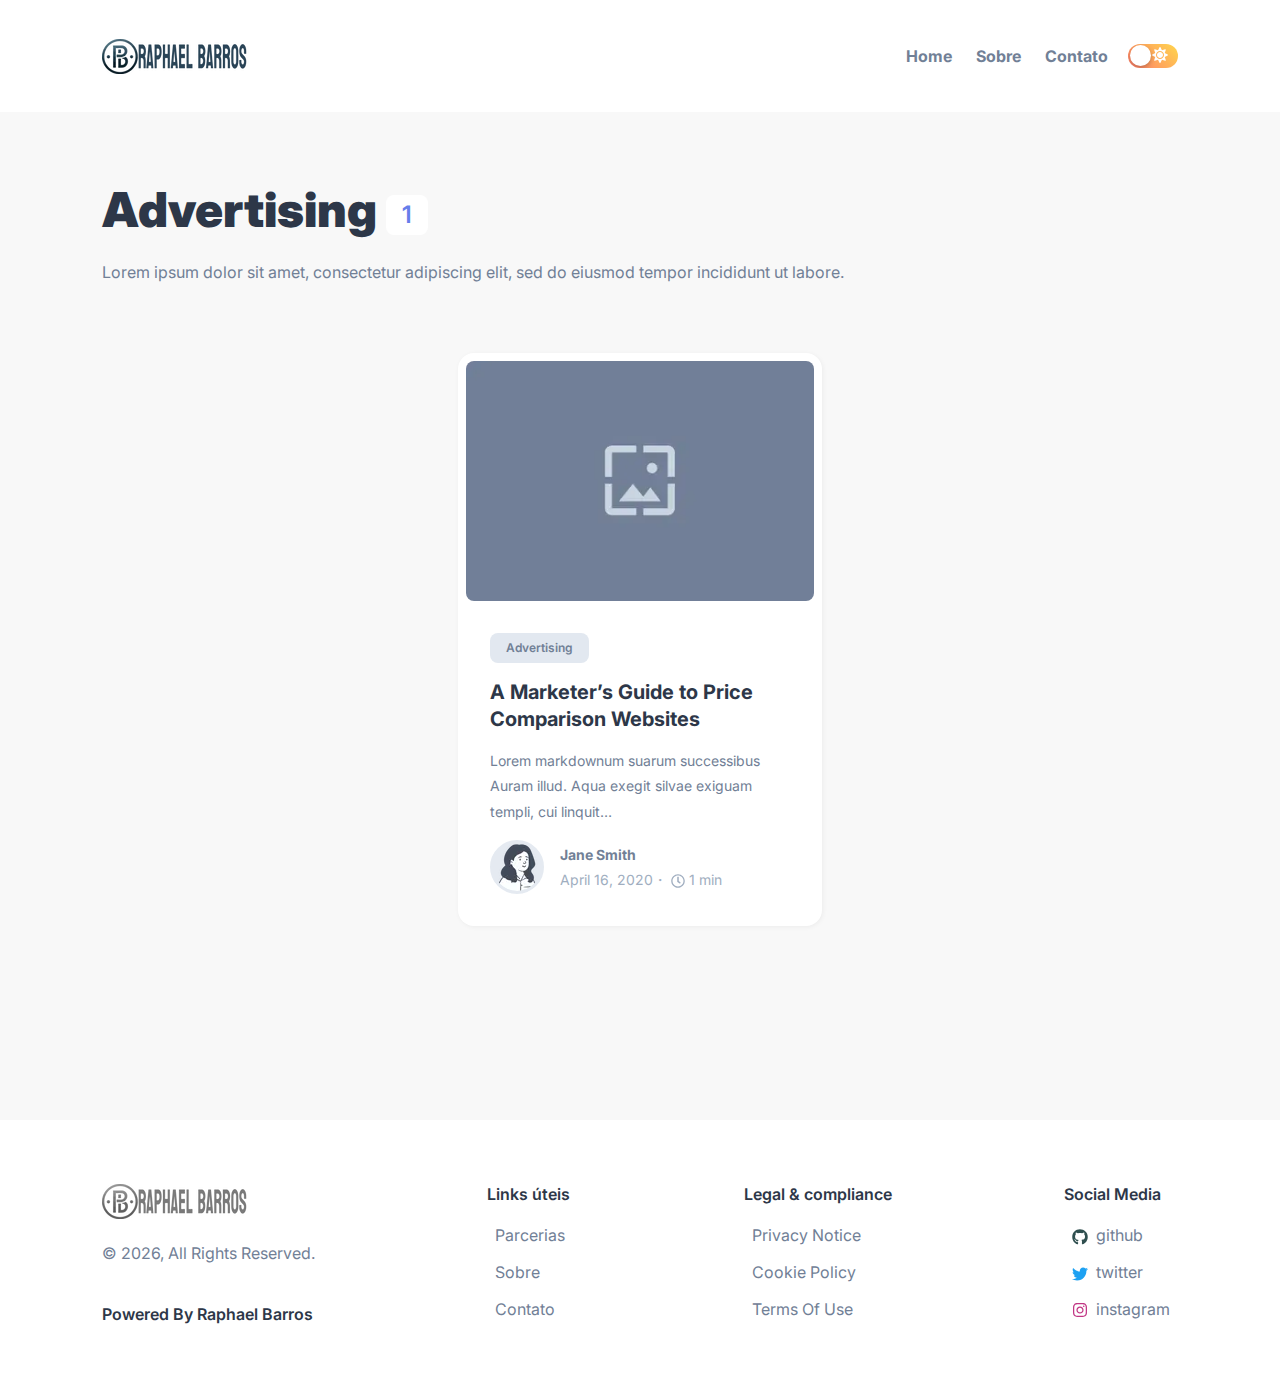
<file: category/advertising/index.html>
<!DOCTYPE html><html lang="en"><head><meta charSet="utf-8"/><meta http-equiv="x-ua-compatible" content="ie=edge"/><meta name="viewport" content="width=device-width, initial-scale=1, shrink-to-fit=no"/><meta name="generator" content="Gatsby 5.6.0"/><meta data-react-helmet="true" itemProp="name" content="Advertising"/><meta data-react-helmet="true" itemProp="description" content="Lorem ipsum dolor sit amet, consectetur adipiscing elit, sed do eiusmod tempor incididunt ut labore."/><meta data-react-helmet="true" name="description" content="Lorem ipsum dolor sit amet, consectetur adipiscing elit, sed do eiusmod tempor incididunt ut labore."/><meta data-react-helmet="true" property="og:title" content="Advertising"/><meta data-react-helmet="true" property="og:description" content="Lorem ipsum dolor sit amet, consectetur adipiscing elit, sed do eiusmod tempor incididunt ut labore."/><meta data-react-helmet="true" property="og:type" content="website"/><meta data-react-helmet="true" property="og:site_name" content="Raphael Barros"/><meta data-react-helmet="true" property="og:image"/><meta data-react-helmet="true" name="twitter:card" content="summary_large_image"/><meta data-react-helmet="true" name="twitter:site" content="Raphael Barros"/><meta data-react-helmet="true" name="twitter:title" content="Advertising"/><meta data-react-helmet="true" name="twitter:description" content="Lorem ipsum dolor sit amet, consectetur adipiscing elit, sed do eiusmod tempor incididunt ut labore."/><meta data-react-helmet="true" name="twitter:creator" content="https://x.com/raphaelbarrox_"/><meta data-react-helmet="true" name="twitter:image"/><meta name="theme-color" content="#5a67d8"/><style data-href="/styles.03000fb834c382676bf3.css" data-identity="gatsby-global-css">.rc-switch{background-color:#ccc;border:1px solid #ccc;border-radius:20px 20px;box-sizing:border-box;cursor:pointer;display:inline-block;height:22px;line-height:20px;overflow:hidden;padding:0;position:relative;transition:all .3s cubic-bezier(.35,0,.25,1);vertical-align:middle;width:44px}.rc-switch-inner-checked,.rc-switch-inner-unchecked{color:#fff;font-size:12px;position:absolute;top:0;transition:left .3s cubic-bezier(.35,0,.25,1)}.rc-switch-inner-checked{left:-14px}.rc-switch-inner-unchecked{left:24px}.rc-switch:after{animation-duration:.3s;animation-name:rcSwitchOff;animation-timing-function:cubic-bezier(.35,0,.25,1);background-color:#fff;border-radius:50% 50%;box-shadow:0 2px 5px rgba(0,0,0,.26);content:" ";cursor:pointer;height:18px;left:2px;position:absolute;top:1px;transform:scale(1);transition:left .3s cubic-bezier(.35,0,.25,1);width:18px}.rc-switch:hover:after{animation-name:rcSwitchOn;transform:scale(1.1)}.rc-switch:focus{box-shadow:0 0 0 2px #d5f1fd;outline:none}.rc-switch-checked{background-color:#87d068;border:1px solid #87d068}.rc-switch-checked .rc-switch-inner-checked{left:6px}.rc-switch-checked .rc-switch-inner-unchecked{left:44px}.rc-switch-checked:after{left:22px}.rc-switch-disabled{background:#ccc;border-color:#ccc;cursor:no-drop}.rc-switch-disabled:after{animation-name:none;background:#9e9e9e;cursor:no-drop}.rc-switch-disabled:hover:after{animation-name:none;transform:scale(1)}.rc-switch-label{display:inline-block;font-size:14px;line-height:20px;padding-left:10px;pointer-events:none;-webkit-user-select:text;user-select:text;vertical-align:middle;white-space:normal}@keyframes rcSwitchOn{0%{transform:scale(1)}50%{transform:scale(1.25)}to{transform:scale(1.1)}}@keyframes rcSwitchOff{0%{transform:scale(1.1)}to{transform:scale(1)}}@keyframes fadeInUp{0%{opacity:0;transform:translate3d(0,10%,0)}to{opacity:1;transform:translateZ(0)}}@keyframes fadeInDown{0%{opacity:0;transform:translate3d(0,-10%,0)}to{opacity:1;transform:translateZ(0)}}@keyframes fadeInLeft{0%{opacity:0;transform:translate3d(-20%,0,0)}to{opacity:1;transform:translateZ(0)}}@keyframes fadeInRight{0%{opacity:0;transform:translate3d(20%,0,0)}to{opacity:1;transform:translateZ(0)}}@keyframes fadeIn{0%{opacity:0}to{opacity:1}}@media screen and (min-width:768px){.react-reveal{animation-timing-function:cubic-bezier(.77,0,.175,1)}.fadeInUp{animation-name:fadeInUp}.fadeInDown{animation-name:fadeInDown}.fadeInLeft{animation-name:fadeInLeft}.fadeInRight{animation-name:fadeInRight}.fadeIn{animation-name:fadeIn}}@media not screen and (min-width:768px){.react-reveal{opacity:1!important}}.slick-slider{-webkit-touch-callout:none;-webkit-tap-highlight-color:transparent;box-sizing:border-box;touch-action:pan-y;-webkit-user-select:none;user-select:none;-khtml-user-select:none}.slick-list,.slick-slider{display:block;position:relative}.slick-list{margin:0;overflow:hidden;padding:0}.slick-list:focus{outline:none}.slick-list.dragging{cursor:pointer;cursor:hand}.slick-slider .slick-list,.slick-slider .slick-track{transform:translateZ(0)}.slick-track{display:block;left:0;margin-left:auto;margin-right:auto;position:relative;top:0}.slick-track:after,.slick-track:before{content:"";display:table}.slick-track:after{clear:both}.slick-loading .slick-track{visibility:hidden}.slick-slide{display:none;float:left;height:100%;min-height:1px}[dir=rtl] .slick-slide{float:right}.slick-slide img{display:block}.slick-slide.slick-loading img{display:none}.slick-slide.dragging img{pointer-events:none}.slick-initialized .slick-slide{display:block}.slick-loading .slick-slide{visibility:hidden}.slick-vertical .slick-slide{border:1px solid transparent;display:block;height:auto}.slick-arrow.slick-hidden{display:none}.with-animation .slick-slide{opacity:1;transform:scale(1);transform-origin:left;transition:all .6s ease}.with-animation .slick-slide.slick-active+:not(.slick-active){opacity:0;transform:scale(.7)}.slick-next,.slick-prev{position:absolute;top:50%;transform:translateY(-50%);z-index:2}.slick-prev{box-shadow:-1px 1px 3px 0 rgba(1,1,1,.1);left:-15px}.slick-next{box-shadow:1px 1px 3px 0 rgba(1,1,1,.1);right:-15px}.slick-dots{display:block;list-style:none;margin:0;padding:.5rem 0 0;position:absolute;text-align:center;text-align:right;top:-4rem;width:100%}.slick-dots li{cursor:pointer;display:inline-block;margin:0 5px;padding:0;position:relative}.slick-dots li button{background:transparent;background-color:#a0aec0;border:0;border-radius:100%;cursor:pointer;display:block;font-size:0;height:12px;line-height:0px;margin:5px;outline:none;width:12px}.slick-dots li.slick-active button{background-color:#4a5568}</style><style>.gatsby-image-wrapper{position:relative;overflow:hidden}.gatsby-image-wrapper picture.object-fit-polyfill{position:static!important}.gatsby-image-wrapper img{bottom:0;height:100%;left:0;margin:0;max-width:none;padding:0;position:absolute;right:0;top:0;width:100%;object-fit:cover}.gatsby-image-wrapper [data-main-image]{opacity:0;transform:translateZ(0);transition:opacity .25s linear;will-change:opacity}.gatsby-image-wrapper-constrained{display:inline-block;vertical-align:top}</style><noscript><style>.gatsby-image-wrapper noscript [data-main-image]{opacity:1!important}.gatsby-image-wrapper [data-placeholder-image]{opacity:0!important}</style></noscript><script type="module">const e="undefined"!=typeof HTMLImageElement&&"loading"in HTMLImageElement.prototype;e&&document.body.addEventListener("load",(function(e){const t=e.target;if(void 0===t.dataset.mainImage)return;if(void 0===t.dataset.gatsbyImageSsr)return;let a=null,n=t;for(;null===a&&n;)void 0!==n.parentNode.dataset.gatsbyImageWrapper&&(a=n.parentNode),n=n.parentNode;const o=a.querySelector("[data-placeholder-image]"),r=new Image;r.src=t.currentSrc,r.decode().catch((()=>{})).then((()=>{t.style.opacity=1,o&&(o.style.opacity=0,o.style.transition="opacity 500ms linear")}))}),!0);</script><link crossorigin="" href="https://fonts.gstatic.com/" rel="preconnect"/><link crossorigin="" href="https://fonts.googleapis.com/" rel="preconnect"/><title data-react-helmet="true">Advertising | Raphael Barros</title><link rel="sitemap" type="application/xml" href="/sitemap-index.xml"/><link rel="preconnect" href="https://www.google-analytics.com"/><link rel="dns-prefetch" href="https://www.google-analytics.com"/><link rel="icon" href="/favicon-32x32.png?v=b42d288b8c5a169f8ea286b302e18d45" type="image/png"/><link rel="manifest" href="/manifest.webmanifest" crossorigin="anonymous"/><link rel="apple-touch-icon" sizes="48x48" href="/icons/icon-48x48.png?v=b42d288b8c5a169f8ea286b302e18d45"/><link rel="apple-touch-icon" sizes="72x72" href="/icons/icon-72x72.png?v=b42d288b8c5a169f8ea286b302e18d45"/><link rel="apple-touch-icon" sizes="96x96" href="/icons/icon-96x96.png?v=b42d288b8c5a169f8ea286b302e18d45"/><link rel="apple-touch-icon" sizes="144x144" href="/icons/icon-144x144.png?v=b42d288b8c5a169f8ea286b302e18d45"/><link rel="apple-touch-icon" sizes="192x192" href="/icons/icon-192x192.png?v=b42d288b8c5a169f8ea286b302e18d45"/><link rel="apple-touch-icon" sizes="256x256" href="/icons/icon-256x256.png?v=b42d288b8c5a169f8ea286b302e18d45"/><link rel="apple-touch-icon" sizes="384x384" href="/icons/icon-384x384.png?v=b42d288b8c5a169f8ea286b302e18d45"/><link rel="apple-touch-icon" sizes="512x512" href="/icons/icon-512x512.png?v=b42d288b8c5a169f8ea286b302e18d45"/></head><body><div id="___gatsby"><div style="outline:none" tabindex="-1" id="gatsby-focus-wrapper"><style data-emotion-css="o12to9">body{--theme-ui-colors-text:var(--theme-ui-colors-text,#718096);--theme-ui-colors-article:var(--theme-ui-colors-article,#4a5568);--theme-ui-colors-heading:var(--theme-ui-colors-heading,#2d3748);--theme-ui-colors-alphaLighter:var(--theme-ui-colors-alphaLighter,#ebf4ff);--theme-ui-colors-alphaLight:var(--theme-ui-colors-alphaLight,#a3bffa);--theme-ui-colors-alpha:var(--theme-ui-colors-alpha,#667eea);--theme-ui-colors-alphaDark:var(--theme-ui-colors-alphaDark,#5a67d8);--theme-ui-colors-alphaDarker:var(--theme-ui-colors-alphaDarker,#434190);--theme-ui-colors-betaLighter:var(--theme-ui-colors-betaLighter,#faf5ff);--theme-ui-colors-betaLight:var(--theme-ui-colors-betaLight,#d6bcfa);--theme-ui-colors-beta:var(--theme-ui-colors-beta,#9f7aea);--theme-ui-colors-betaDark:var(--theme-ui-colors-betaDark,#805ad5);--theme-ui-colors-betaDarker:var(--theme-ui-colors-betaDarker,#553c9a);--theme-ui-colors-omegaLighter:var(--theme-ui-colors-omegaLighter,#edf2f7);--theme-ui-colors-omegaLight:var(--theme-ui-colors-omegaLight,#e2e8f0);--theme-ui-colors-omega:var(--theme-ui-colors-omega,#a0aec0);--theme-ui-colors-omegaDark:var(--theme-ui-colors-omegaDark,#718096);--theme-ui-colors-omegaDarker:var(--theme-ui-colors-omegaDarker,#2d3748);--theme-ui-colors-successLight:var(--theme-ui-colors-successLight,#f0fff4);--theme-ui-colors-success:var(--theme-ui-colors-success,#48bb78);--theme-ui-colors-errorLight:var(--theme-ui-colors-errorLight,#fff5f5);--theme-ui-colors-error:var(--theme-ui-colors-error,#f56565);--theme-ui-colors-white:var(--theme-ui-colors-white,#fff);--theme-ui-colors-background:var(--theme-ui-colors-background,#f8f8f8);--theme-ui-colors-contentBg:var(--theme-ui-colors-contentBg,#fff);--theme-ui-colors-headerBg:var(--theme-ui-colors-headerBg,#fff);--theme-ui-colors-footerBg:var(--theme-ui-colors-footerBg,#fff);--theme-ui-colors-mute:var(--theme-ui-colors-mute,#e2e8f0);--theme-ui-colors-highlight:var(--theme-ui-colors-highlight,#edf2f7);color:var(--theme-ui-colors-text,#718096);background-color:var(--theme-ui-colors-background,#f8f8f8);}body.theme-ui-dark{--theme-ui-colors-alphaLighter:var(--theme-ui-colors-modes-dark-alphaLighter,#434190);--theme-ui-colors-alphaLight:var(--theme-ui-colors-modes-dark-alphaLight,#5a67d8);--theme-ui-colors-alphaDark:var(--theme-ui-colors-modes-dark-alphaDark,#a3bffa);--theme-ui-colors-alphaDarker:var(--theme-ui-colors-modes-dark-alphaDarker,#ebf4ff);--theme-ui-colors-betaLighter:var(--theme-ui-colors-modes-dark-betaLighter,#553c9a);--theme-ui-colors-betaLight:var(--theme-ui-colors-modes-dark-betaLight,#805ad5);--theme-ui-colors-betaDark:var(--theme-ui-colors-modes-dark-betaDark,#d6bcfa);--theme-ui-colors-betaDarker:var(--theme-ui-colors-modes-dark-betaDarker,#faf5ff);--theme-ui-colors-omegaLighter:var(--theme-ui-colors-modes-dark-omegaLighter,#2d3748);--theme-ui-colors-omegaLight:var(--theme-ui-colors-modes-dark-omegaLight,#718096);--theme-ui-colors-omegaDark:var(--theme-ui-colors-modes-dark-omegaDark,#e2e8f0);--theme-ui-colors-omegaDarker:var(--theme-ui-colors-modes-dark-omegaDarker,#edf2f7);--theme-ui-colors-text:var(--theme-ui-colors-modes-dark-text,#cbd5e0);--theme-ui-colors-article:var(--theme-ui-colors-modes-dark-article,#e2e8f0);--theme-ui-colors-heading:var(--theme-ui-colors-modes-dark-heading,#edf2f7);--theme-ui-colors-background:var(--theme-ui-colors-modes-dark-background,#1a202c);--theme-ui-colors-contentBg:var(--theme-ui-colors-modes-dark-contentBg,#2d3748);--theme-ui-colors-headerBg:var(--theme-ui-colors-modes-dark-headerBg,#2d3748);--theme-ui-colors-footerBg:var(--theme-ui-colors-modes-dark-footerBg,#2d3748);--theme-ui-colors-mute:var(--theme-ui-colors-modes-dark-mute,#718096);}</style><style data-emotion-css="wxng5j">*{box-sizing:border-box;}body{margin:0;font-family:'Inter',sans-serif;font-size:1rem;font-weight:normal;line-height:1.8;-webkit-font-smoothing:antialiased;-webkit-text-decoration:none;text-decoration:none;}</style><style data-emotion-css="130izn8">.css-130izn8{box-sizing:border-box;margin:0;min-width:0;-webkit-flex-direction:column;-ms-flex-direction:column;flex-direction:column;height:100vh;display:-webkit-box;display:-webkit-flex;display:-ms-flexbox;display:flex;}</style><div class="css-130izn8"><style data-emotion-css="166sefx">html{font-size:85%;-webkit-scroll-behavior:smooth;-moz-scroll-behavior:smooth;-ms-scroll-behavior:smooth;scroll-behavior:smooth;}@media screen and (min-width:640px){html{font-size:90%;}}@media screen and (min-width:768px){html{font-size:95%;}}@media screen and (min-width:1024px){html{font-size:100%;}}::selection{color:var(--theme-ui-colors-white,#fff);background:var(--theme-ui-colors-omegaDark,#718096);}</style><style data-emotion-css="8quyoq">.css-8quyoq{box-sizing:border-box;margin:0;min-width:0;position:relative;background-color:var(--theme-ui-colors-headerBg,#fff);}</style><div class="css-8quyoq"><style data-emotion-css="1s3ligh">.css-1s3ligh{box-sizing:border-box;margin:0;min-width:0;width:100%;max-width:1140px;margin-left:auto;margin-right:auto;padding-left:1rem;padding-right:1rem;position:relative;z-index:10;}@media screen and (min-width:640px){.css-1s3ligh{padding-left:2rem;padding-right:2rem;}}</style><div class="css-1s3ligh"><style data-emotion-css="16oqm0b">.css-16oqm0b{box-sizing:border-box;margin:0;min-width:0;-webkit-box-pack:justify;-webkit-justify-content:space-between;-ms-flex-pack:justify;justify-content:space-between;-webkit-align-items:center;-webkit-box-align:center;-ms-flex-align:center;align-items:center;height:6rem;padding-top:1rem;padding-bottom:1rem;display:-webkit-box;display:-webkit-flex;display:-ms-flexbox;display:flex;}@media screen and (min-width:640px){.css-16oqm0b{height:7rem;padding-top:2rem;padding-bottom:2rem;}}</style><div class="css-16oqm0b"><style data-emotion-css="1q5edj3">.css-1q5edj3{box-sizing:border-box;margin:0;min-width:0;-webkit-flex-basis:100%;-ms-flex-preferred-size:100%;flex-basis:100%;}@media screen and (min-width:768px){.css-1q5edj3{-webkit-flex-basis:33.333333%;-ms-flex-preferred-size:33.333333%;flex-basis:33.333333%;}}</style><div class="css-1q5edj3"><style data-emotion-css="1j6pvph">.css-1j6pvph{box-sizing:border-box;margin:0;min-width:0;font-family:'Inter',sans-serif;font-weight:bold;line-height:1.33;display:block;color:var(--theme-ui-colors-heading,#2d3748);font-weight:bold;-webkit-text-decoration:none;text-decoration:none;margin-bottom:1rem;font-size:1.5rem;margin:0;}</style><a alt="Raphael Barros" aria-label="Raphael Barros" class="css-1j6pvph" href="/"><div data-gatsby-image-wrapper="" style="vertical-align:middle" class="gatsby-image-wrapper gatsby-image-wrapper-constrained"><div style="max-width:150px;display:block"><img alt="" role="presentation" aria-hidden="true" src="data:image/svg+xml;charset=utf-8,%3Csvg%20height=&#x27;35&#x27;%20width=&#x27;150&#x27;%20xmlns=&#x27;http://www.w3.org/2000/svg&#x27;%20version=&#x27;1.1&#x27;%3E%3C/svg%3E" style="max-width:100%;display:block;position:static"/></div><div aria-hidden="true" data-placeholder-image="" style="opacity:1;transition:opacity 500ms linear"></div><picture><source type="image/webp" srcSet="/static/8cee5cd95278dc5167c6cfb72acf5fe1/67108/logo.webp 38w,/static/8cee5cd95278dc5167c6cfb72acf5fe1/38397/logo.webp 75w,/static/8cee5cd95278dc5167c6cfb72acf5fe1/edeef/logo.webp 150w,/static/8cee5cd95278dc5167c6cfb72acf5fe1/471f0/logo.webp 300w" sizes="(min-width: 150px) 150px, 100vw"/><img data-gatsby-image-ssr="" data-main-image="" style="opacity:0" sizes="(min-width: 150px) 150px, 100vw" decoding="async" loading="eager" src="/static/8cee5cd95278dc5167c6cfb72acf5fe1/a15e9/logo.png" srcSet="/static/8cee5cd95278dc5167c6cfb72acf5fe1/6e6b3/logo.png 38w,/static/8cee5cd95278dc5167c6cfb72acf5fe1/7e8ff/logo.png 75w,/static/8cee5cd95278dc5167c6cfb72acf5fe1/a15e9/logo.png 150w,/static/8cee5cd95278dc5167c6cfb72acf5fe1/86eb4/logo.png 300w" alt="Raphael Barros"/></picture><noscript><picture><source type="image/webp" srcSet="/static/8cee5cd95278dc5167c6cfb72acf5fe1/67108/logo.webp 38w,/static/8cee5cd95278dc5167c6cfb72acf5fe1/38397/logo.webp 75w,/static/8cee5cd95278dc5167c6cfb72acf5fe1/edeef/logo.webp 150w,/static/8cee5cd95278dc5167c6cfb72acf5fe1/471f0/logo.webp 300w" sizes="(min-width: 150px) 150px, 100vw"/><img data-gatsby-image-ssr="" data-main-image="" style="opacity:0" sizes="(min-width: 150px) 150px, 100vw" decoding="async" loading="eager" src="/static/8cee5cd95278dc5167c6cfb72acf5fe1/a15e9/logo.png" srcSet="/static/8cee5cd95278dc5167c6cfb72acf5fe1/6e6b3/logo.png 38w,/static/8cee5cd95278dc5167c6cfb72acf5fe1/7e8ff/logo.png 75w,/static/8cee5cd95278dc5167c6cfb72acf5fe1/a15e9/logo.png 150w,/static/8cee5cd95278dc5167c6cfb72acf5fe1/86eb4/logo.png 300w" alt="Raphael Barros"/></picture></noscript><script type="module">const t="undefined"!=typeof HTMLImageElement&&"loading"in HTMLImageElement.prototype;if(t){const t=document.querySelectorAll("img[data-main-image]");for(let e of t){e.dataset.src&&(e.setAttribute("src",e.dataset.src),e.removeAttribute("data-src")),e.dataset.srcset&&(e.setAttribute("srcset",e.dataset.srcset),e.removeAttribute("data-srcset"));const t=e.parentNode.querySelectorAll("source[data-srcset]");for(let e of t)e.setAttribute("srcset",e.dataset.srcset),e.removeAttribute("data-srcset");e.complete&&(e.style.opacity=1,e.parentNode.parentNode.querySelector("[data-placeholder-image]").style.opacity=0)}}</script></div></a></div><style data-emotion-css="163yhbe">.css-163yhbe{box-sizing:border-box;margin:0;min-width:0;-webkit-flex-basis:auto;-ms-flex-preferred-size:auto;flex-basis:auto;min-width:auto;-webkit-order:3;-ms-flex-order:3;order:3;margin-left:1rem;margin-right:1rem;}@media screen and (min-width:768px){.css-163yhbe{-webkit-flex-basis:33.333333%;-ms-flex-preferred-size:33.333333%;flex-basis:33.333333%;-webkit-order:unset;-ms-flex-order:unset;order:unset;}}</style><div class="css-163yhbe"></div><style data-emotion-css="td4tiv">.css-td4tiv{box-sizing:border-box;margin:0;min-width:0;-webkit-flex-basis:auto;-ms-flex-preferred-size:auto;flex-basis:auto;min-width:auto;-webkit-order:4;-ms-flex-order:4;order:4;}@media screen and (min-width:768px){.css-td4tiv{-webkit-flex-basis:33.333333%;-ms-flex-preferred-size:33.333333%;flex-basis:33.333333%;-webkit-order:unset;-ms-flex-order:unset;order:unset;}}</style><div class="css-td4tiv"><style data-emotion-css="mzyruo">.css-mzyruo{box-sizing:border-box;margin:0;min-width:0;display:none;}@media screen and (min-width:768px){.css-mzyruo{display:block;}}</style><div class="css-mzyruo"><style data-emotion-css="yo0yuz">.css-yo0yuz{box-sizing:border-box;margin:0;min-width:0;-webkit-flex-direction:row;-ms-flex-direction:row;flex-direction:row;-webkit-box-pack:end;-webkit-justify-content:flex-end;-ms-flex-pack:end;justify-content:flex-end;-webkit-flex-wrap:wrap;-ms-flex-wrap:wrap;flex-wrap:wrap;display:-webkit-box;display:-webkit-flex;display:-ms-flexbox;display:flex;}</style><div class="css-yo0yuz"><style data-emotion-css="f5zorj">.css-f5zorj{box-sizing:border-box;margin:0;min-width:0;color:inherit;-webkit-text-decoration:none;text-decoration:none;font-weight:700;display:inline-block;color:var(--theme-ui-colors-omegaDark,#718096);-webkit-text-decoration:none;text-decoration:none;-webkit-user-select:none;-moz-user-select:none;-ms-user-select:none;user-select:none;padding:0.25rem;margin:0;margin-left:0.5rem;margin-right:0.5rem;}.css-f5zorj:hover,.css-f5zorj:focus,.css-f5zorj.active{color:primary;}.css-f5zorj:visited{color:var(--theme-ui-colors-omegaDark,#718096);}.css-f5zorj:hover{color:var(--theme-ui-colors-alpha,#667eea);}.css-f5zorj svg{display:block;margin-left:auto;margin-right:auto;margin-bottom:0.25rem;}</style><a class="css-f5zorj" href="/">Home</a><a class="css-f5zorj" href="/about/">Sobre</a><a class="css-f5zorj" href="/contact/">Contato</a></div></div><style data-emotion-css="13pi9m9">.css-13pi9m9{box-sizing:border-box;margin:0;min-width:0;display:block;}@media screen and (min-width:768px){.css-13pi9m9{display:none;}}</style><div class="css-13pi9m9"><style data-emotion-css="1xw2bw6">.css-1xw2bw6{box-sizing:border-box;margin:0;min-width:0;-webkit-appearance:none;-moz-appearance:none;appearance:none;display:-webkit-inline-box;display:-webkit-inline-flex;display:-ms-inline-flexbox;display:inline-flex;-webkit-align-items:center;-webkit-box-align:center;-ms-flex-align:center;align-items:center;-webkit-box-pack:center;-webkit-justify-content:center;-ms-flex-pack:center;justify-content:center;padding:0.25rem;width:32px;height:32px;color:inherit;background-color:transparent;border:none;border-radius:4px;display:inline-block;min-width:auto;-webkit-align-items:center;-webkit-box-align:center;-ms-flex-align:center;align-items:center;-webkit-box-pack:space-evenly;-webkit-justify-content:space-evenly;-ms-flex-pack:space-evenly;justify-content:space-evenly;outline:0;-webkit-user-select:none;-moz-user-select:none;-ms-user-select:none;user-select:none;-webkit-tap-highlight-color:transparent;-webkit-touch-callout:none;-webkit-user-select:none;-khtml-user-select:none;-moz-user-select:none;-ms-user-select:none;border-radius:9999px;cursor:pointer;border-width:3px;border-style:solid;-webkit-transition:all 250ms ease;transition:all 250ms ease;box-sizing:initial;color:var(--theme-ui-colors-omega,#a0aec0);border-color:transparent;vertical-align:middle;width:24px;height:24px;padding:0.5rem;background-color:var(--theme-ui-colors-omegaLighter,#edf2f7);-webkit-transition:left 0.3s cubic-bezier(0.78,0.14,0.15,0.86);transition:left 0.3s cubic-bezier(0.78,0.14,0.15,0.86);left:-2rem;}.css-1xw2bw6 +a,.css-1xw2bw6 + button{margin-left:0.5rem;}.css-1xw2bw6 svg{width:24px;height:24px;}@media (hover:hover) and (pointer:fine){.css-1xw2bw6:hover{background-color:var(--theme-ui-colors-alpha,#667eea);color:var(--theme-ui-colors-white,#fff);}.css-1xw2bw6:hover svg{fill:var(--theme-ui-colors-white,#fff);}}.css-1xw2bw6:before{display:none;}@media screen and (min-width:768px){.css-1xw2bw6{display:none;}}</style><button aria-label="Menu" class="css-1xw2bw6"><svg stroke="currentColor" fill="currentColor" stroke-width="0" viewBox="0 0 448 512" height="1em" width="1em" xmlns="http://www.w3.org/2000/svg"><path d="M16 132h416c8.837 0 16-7.163 16-16V76c0-8.837-7.163-16-16-16H16C7.163 60 0 67.163 0 76v40c0 8.837 7.163 16 16 16zm0 160h416c8.837 0 16-7.163 16-16v-40c0-8.837-7.163-16-16-16H16c-8.837 0-16 7.163-16 16v40c0 8.837 7.163 16 16 16zm0 160h416c8.837 0 16-7.163 16-16v-40c0-8.837-7.163-16-16-16H16c-8.837 0-16 7.163-16 16v40c0 8.837 7.163 16 16 16z"></path></svg></button><style data-emotion-css="ifm721">.css-ifm721{box-sizing:border-box;margin:0;min-width:0;position:fixed;top:0;right:0;-webkit-transform:translate(100%,0);-ms-transform:translate(100%,0);transform:translate(100%,0);width:75%;height:100vh;background-color:var(--theme-ui-colors-contentBg,#fff);-webkit-transition:all .5s cubic-bezier(.77,0,.175,1);transition:all .5s cubic-bezier(.77,0,.175,1);z-index:99;}.css-ifm721 open{-webkit-transform:translate(0,0);-ms-transform:translate(0,0);transform:translate(0,0);box-shadow:0 0 45px 0 rgba(0,0,0,.25);}</style><div class="css-ifm721"><style data-emotion-css="kovx41">.css-kovx41{box-sizing:border-box;margin:0;min-width:0;position:relative;height:100%;z-index:2;background-color:var(--theme-ui-colors-contentBg,#fff);overflow-y:scroll;font-size:1.25rem;padding:4rem;}</style><div class="css-kovx41"></div></div><style data-emotion-css="1ylv1n">.css-1ylv1n{box-sizing:border-box;margin:0;min-width:0;position:fixed;top:0;right:100%;width:100%;height:100%;background-color:#222;opacity:0;-webkit-transition:opacity .5s cubic-bezier(.77,0,.175,1);transition:opacity .5s cubic-bezier(.77,0,.175,1);z-index:90;}</style><div class="css-1ylv1n"></div></div></div><style data-emotion-css="w1ne5u">.css-w1ne5u{box-sizing:border-box;margin:0;min-width:0;min-width:auto;-webkit-order:2;-ms-flex-order:2;order:2;}@media screen and (min-width:768px){.css-w1ne5u{-webkit-order:unset;-ms-flex-order:unset;order:unset;}}</style><div class="css-w1ne5u"><style data-emotion-css="vurnku">.css-vurnku{box-sizing:border-box;margin:0;min-width:0;}</style><div class="css-vurnku"><style data-emotion-css="ipwkuf">.css-ipwkuf{box-sizing:border-box;margin:0;min-width:0;-webkit-appearance:none;-moz-appearance:none;appearance:none;display:-webkit-inline-box;display:-webkit-inline-flex;display:-ms-inline-flexbox;display:inline-flex;-webkit-align-items:center;-webkit-box-align:center;-ms-flex-align:center;align-items:center;-webkit-box-pack:center;-webkit-justify-content:center;-ms-flex-pack:center;justify-content:center;padding:0.25rem;width:32px;height:32px;color:inherit;background-color:transparent;border:none;border-radius:4px;display:inline-block;min-width:auto;-webkit-align-items:center;-webkit-box-align:center;-ms-flex-align:center;align-items:center;-webkit-box-pack:space-evenly;-webkit-justify-content:space-evenly;-ms-flex-pack:space-evenly;justify-content:space-evenly;outline:0;-webkit-user-select:none;-moz-user-select:none;-ms-user-select:none;user-select:none;-webkit-tap-highlight-color:transparent;-webkit-touch-callout:none;-webkit-user-select:none;-khtml-user-select:none;-moz-user-select:none;-ms-user-select:none;border-radius:9999px;cursor:pointer;border-width:3px;border-style:solid;-webkit-transition:all 250ms ease;transition:all 250ms ease;box-sizing:initial;color:var(--theme-ui-colors-omega,#a0aec0);border-color:transparent;vertical-align:middle;width:24px;height:24px;padding:0.5rem;background-color:var(--theme-ui-colors-omegaLighter,#edf2f7);display:block;}.css-ipwkuf +a,.css-ipwkuf + button{margin-left:0.5rem;}.css-ipwkuf svg{width:24px;height:24px;}@media (hover:hover) and (pointer:fine){.css-ipwkuf:hover{background-color:var(--theme-ui-colors-alpha,#667eea);color:var(--theme-ui-colors-white,#fff);}.css-ipwkuf:hover svg{fill:var(--theme-ui-colors-white,#fff);}}.css-ipwkuf:before{display:none;}@media screen and (min-width:768px){.css-ipwkuf{display:none;}}</style><button aria-label="Toggle dark mode" class="css-ipwkuf"><svg stroke="currentColor" fill="currentColor" stroke-width="0" viewBox="0 0 512 512" height="1em" width="1em" xmlns="http://www.w3.org/2000/svg"><path d="M256 160c-52.9 0-96 43.1-96 96s43.1 96 96 96 96-43.1 96-96-43.1-96-96-96zm246.4 80.5l-94.7-47.3 33.5-100.4c4.5-13.6-8.4-26.5-21.9-21.9l-100.4 33.5-47.4-94.8c-6.4-12.8-24.6-12.8-31 0l-47.3 94.7L92.7 70.8c-13.6-4.5-26.5 8.4-21.9 21.9l33.5 100.4-94.7 47.4c-12.8 6.4-12.8 24.6 0 31l94.7 47.3-33.5 100.5c-4.5 13.6 8.4 26.5 21.9 21.9l100.4-33.5 47.3 94.7c6.4 12.8 24.6 12.8 31 0l47.3-94.7 100.4 33.5c13.6 4.5 26.5-8.4 21.9-21.9l-33.5-100.4 94.7-47.3c13-6.5 13-24.7.2-31.1zm-155.9 106c-49.9 49.9-131.1 49.9-181 0-49.9-49.9-49.9-131.1 0-181 49.9-49.9 131.1-49.9 181 0 49.9 49.9 49.9 131.1 0 181z"></path></svg></button><style data-emotion-css="cqu7wq">.css-cqu7wq{display:none;}@media screen and (min-width:768px){.css-cqu7wq{display:block;}}.css-cqu7wq.rc-switch{background:linear-gradient(45deg,#FF7D6B,#FFD64C);border:0;width:50px;height:24px;}.css-cqu7wq.rc-switch:focus{box-shadow:none;}.css-cqu7wq.rc-switch-checked{background:linear-gradient(45deg,#3366FF,#AC15B8);border:0;}.css-cqu7wq.rc-switch:after{width:21px;height:21px;}.css-cqu7wq.rc-switch-checked:after{left:auto;right:2px;}.css-cqu7wq .rc-switch-inner{font-size:unset;top:1px;left:26px;}.css-cqu7wq.rc-switch-checked .rc-switch-inner{left:7px;}</style><button aria-label="Toggle dark mode" type="button" role="switch" aria-checked="false" class="rc-switch css-cqu7wq"><span class="rc-switch-inner"><span class="rc-switch-inner-checked"><style data-emotion-css="uk6cul">.css-uk6cul{vertical-align:middle;}</style><svg stroke="currentColor" fill="currentColor" stroke-width="0" viewBox="0 0 512 512" class="css-uk6cul" height="16" width="16" xmlns="http://www.w3.org/2000/svg"><path d="M283.211 512c78.962 0 151.079-35.925 198.857-94.792 7.068-8.708-.639-21.43-11.562-19.35-124.203 23.654-238.262-71.576-238.262-196.954 0-72.222 38.662-138.635 101.498-174.394 9.686-5.512 7.25-20.197-3.756-22.23A258.156 258.156 0 0 0 283.211 0c-141.309 0-256 114.511-256 256 0 141.309 114.511 256 256 256z"></path></svg></span><span class="rc-switch-inner-unchecked"><svg stroke="currentColor" fill="currentColor" stroke-width="0" viewBox="0 0 512 512" class="css-uk6cul" height="16" width="16" xmlns="http://www.w3.org/2000/svg"><path d="M256 160c-52.9 0-96 43.1-96 96s43.1 96 96 96 96-43.1 96-96-43.1-96-96-96zm246.4 80.5l-94.7-47.3 33.5-100.4c4.5-13.6-8.4-26.5-21.9-21.9l-100.4 33.5-47.4-94.8c-6.4-12.8-24.6-12.8-31 0l-47.3 94.7L92.7 70.8c-13.6-4.5-26.5 8.4-21.9 21.9l33.5 100.4-94.7 47.4c-12.8 6.4-12.8 24.6 0 31l94.7 47.3-33.5 100.5c-4.5 13.6 8.4 26.5 21.9 21.9l100.4-33.5 47.3 94.7c6.4 12.8 24.6 12.8 31 0l47.3-94.7 100.4 33.5c13.6 4.5 26.5-8.4 21.9-21.9l-33.5-100.4 94.7-47.3c13-6.5 13-24.7.2-31.1zm-155.9 106c-49.9 49.9-131.1 49.9-181 0-49.9-49.9-49.9-131.1 0-181 49.9-49.9 131.1-49.9 181 0 49.9 49.9 49.9 131.1 0 181z"></path></svg></span></span></button></div></div></div></div></div><style data-emotion-css="1qe1pxe">.css-1qe1pxe{box-sizing:border-box;margin:0;min-width:0;-webkit-flex:1 1 auto;-ms-flex:1 1 auto;flex:1 1 auto;}</style><div class="css-1qe1pxe"><style data-emotion-css="1b24wpc">.css-1b24wpc{box-sizing:border-box;margin:0;min-width:0;min-width:auto;border-top-style:solid;border-top-color:transparent;border-top-width:2px;height:0;margin-top:1rem;margin-bottom:1rem;}@media screen and (min-width:640px){.css-1b24wpc{margin-top:2rem;margin-bottom:2rem;}}</style><div class="css-1b24wpc"></div><style data-emotion-css="bh18vc">.css-bh18vc{box-sizing:border-box;margin:0;min-width:0;width:100%;max-width:1140px;margin-left:auto;margin-right:auto;max-width:1140px;padding-left:1rem;padding-right:1rem;}@media screen and (min-width:640px){.css-bh18vc{padding-left:2rem;padding-right:2rem;}}</style><div class="css-bh18vc"><style data-emotion-css="4p9r15">.css-4p9r15{box-sizing:border-box;margin:0;min-width:0;width:100%;max-width:1140px;margin-left:auto;margin-right:auto;max-width:none;}</style><div class="css-4p9r15"><style data-emotion-css="4cffwv">.css-4cffwv{box-sizing:border-box;margin:0;min-width:0;display:-webkit-box;display:-webkit-flex;display:-ms-flexbox;display:flex;}</style><div class="css-4cffwv"><div><style data-emotion-css="19bg7qi">.css-19bg7qi{box-sizing:border-box;margin:0;min-width:0;font-family:'Inter',sans-serif;font-weight:bold;line-height:1.33;display:block;color:var(--theme-ui-colors-heading,#2d3748);font-weight:900;-webkit-text-decoration:none;text-decoration:none;margin-bottom:1rem;font-size:1.875rem;}@media screen and (min-width:640px){.css-19bg7qi{font-size:2.25rem;}}@media screen and (min-width:1024px){.css-19bg7qi{font-size:3rem;}}</style><h1 class="css-19bg7qi">Advertising<!-- --> <style data-emotion-css="z6qugz">.css-z6qugz{box-sizing:border-box;margin:0;min-width:0;display:inline-block;vertical-align:baseline;font-size:0.75rem;font-weight:700;white-space:nowrap;padding-left:0.25rem;padding-right:0.25rem;border-radius:2px;color:var(--theme-ui-colors-white,#fff);background-color:primary;display:inline-block;border-radius:0.5rem;-webkit-text-decoration:none;text-decoration:none;font-weight:600;vertical-align:middle;padding-left:1rem;padding-right:1rem;padding-top:0.25rem;padding-bottom:0.25rem;-webkit-transition:all 250ms ease;transition:all 250ms ease;background-color:var(--theme-ui-colors-white,#fff);color:var(--theme-ui-colors-alpha,#667eea);font-size:1.5rem;}.css-z6qugz:hover{background-color:var(--theme-ui-colors-alpha,#667eea);color:var(--theme-ui-colors-white,#fff);}</style><div class="css-z6qugz"> <!-- -->1</div></h1><style data-emotion-css="1qsrduq">.css-1qsrduq{box-sizing:border-box;margin:0;min-width:0;display:block;color:var(--theme-ui-colors-heading,#2d3748);font-weight:600;-webkit-text-decoration:none;text-decoration:none;margin-bottom:1rem;font-size:1rem;font-weight:normal;color:var(--theme-ui-colors-omegaDark,#718096);margin-bottom:0;}</style><div class="css-1qsrduq">Lorem ipsum dolor sit amet, consectetur adipiscing elit, sed do eiusmod tempor incididunt ut labore.</div></div></div></div></div><div class="css-1b24wpc"></div><div class="css-bh18vc"><div class="css-4p9r15"><div class="css-4cffwv"><style data-emotion-css="1o15qec">.css-1o15qec{box-sizing:border-box;margin:0;min-width:0;width:100%;max-width:1140px;margin-left:auto;margin-right:auto;-webkit-flex:1;-ms-flex:1;flex:1;margin-left:0;}</style><div class="css-1o15qec"><style data-emotion-css="1rgegro">.css-1rgegro{box-sizing:border-box;margin:0;min-width:0;display:-webkit-box;display:-webkit-flex;display:-ms-flexbox;display:flex;-webkit-flex-wrap:wrap;-ms-flex-wrap:wrap;flex-wrap:wrap;margin:-0.5rem;}.css-1rgegro .blog_card{max-width:none;-webkit-box-flex:1;-webkit-flex-grow:1;-ms-flex-positive:1;flex-grow:1;padding:0.5rem;}@media screen and (min-width:640px){.css-1rgegro{display:-webkit-box;display:-webkit-flex;display:-ms-flexbox;display:flex;-webkit-flex-wrap:wrap;-ms-flex-wrap:wrap;flex-wrap:wrap;-webkit-box-pack:center;-webkit-justify-content:center;-ms-flex-pack:center;justify-content:center;margin:-0.5rem;}.css-1rgegro .blog_card{min-width:18rem;max-width:380px;-webkit-box-flex:1;-webkit-flex-grow:1;-ms-flex-positive:1;flex-grow:1;padding:0.5rem;}}</style><div class="css-1rgegro"><style data-emotion-css="iackul">.css-iackul{box-sizing:border-box;margin:0;min-width:0;-webkit-flex-basis:100%;-ms-flex-preferred-size:100%;flex-basis:100%;}@media screen and (min-width:640px){.css-iackul{-webkit-flex-basis:50%;-ms-flex-preferred-size:50%;flex-basis:50%;}}@media screen and (min-width:768px){.css-iackul{-webkit-flex-basis:33.333333%;-ms-flex-preferred-size:33.333333%;flex-basis:33.333333%;}}@media screen and (min-width:1024px){.css-iackul{-webkit-flex-basis:33.333333%;-ms-flex-preferred-size:33.333333%;flex-basis:33.333333%;}}</style><div class="blog_card css-iackul"><style data-emotion-css="1jnxsjy">.css-1jnxsjy{box-sizing:border-box;margin:0;min-width:0;background-color:var(--theme-ui-colors-contentBg,#fff);border-radius:1rem;-webkit-transition: -webkit-transform 250ms ease, box-shadow 250ms ease, color 250ms ease;-webkit-transition: transform 250ms ease, box-shadow 250ms ease, color 250ms ease;transition: transform 250ms ease, box-shadow 250ms ease, color 250ms ease;box-shadow:1px 1px 5px 0 rgba(1,1,1,.05);overflow:hidden;height:100%;}@media (hover:hover) and (pointer:fine){.css-1jnxsjy:hover{-webkit-transform:translateY(-0.25rem);-ms-transform:translateY(-0.25rem);transform:translateY(-0.25rem);box-shadow: 0px 2px 4px rgba(46,41,51,0.08), 0px 5px 10px rgba(71,63,79,0.16);}}</style><div class="css-1jnxsjy"><style data-emotion-css="1cl0udp">.css-1cl0udp{box-sizing:border-box;margin:0;min-width:0;-webkit-align-items:stretch;-webkit-box-align:stretch;-ms-flex-align:stretch;align-items:stretch;height:100%;-webkit-flex-direction:row;-ms-flex-direction:row;flex-direction:row;display:-webkit-box;display:-webkit-flex;display:-ms-flexbox;display:flex;}@media screen and (min-width:640px){.css-1cl0udp{-webkit-flex-direction:column;-ms-flex-direction:column;flex-direction:column;}}</style><article class="css-1cl0udp"><style data-emotion-css="1bzi38c">.css-1bzi38c{-webkit-user-select:none;-moz-user-select:none;-ms-user-select:none;user-select:none;text-align:center;position:relative;display:block;}</style><style data-emotion-css="wkb48a">.css-wkb48a{box-sizing:border-box;margin:0;min-width:0;color:var(--theme-ui-colors-alpha,#667eea);-webkit-text-decoration:none;text-decoration:none;-webkit-user-select:none;-moz-user-select:none;-ms-user-select:none;user-select:none;-webkit-flex-basis:33.333333%;-ms-flex-preferred-size:33.333333%;flex-basis:33.333333%;margin:0.5rem;margin-right:0;-webkit-user-select:none;-moz-user-select:none;-ms-user-select:none;user-select:none;text-align:center;position:relative;display:block;}.css-wkb48a:visited{color:var(--theme-ui-colors-alpha,#667eea);}.css-wkb48a:hover{color:var(--theme-ui-colors-alphaDark,#5a67d8);}@media screen and (min-width:640px){.css-wkb48a{-webkit-flex-basis:0;-ms-flex-preferred-size:0;flex-basis:0;margin:0.5rem;margin-bottom:0;}}</style><a aria-label="A Marketer’s Guide to Price Comparison Websites" class="css-wkb48a" href="/a-marketers-guide-to-price-comparison-websites/"><style data-emotion-css="1lstx0o">.css-1lstx0o{height:100%;vertical-align:middle;min-height:8.3rem;max-height:none;}.css-1lstx0o img{border-radius:0.5rem;}@media screen and (min-width:640px){.css-1lstx0o{min-height:8.3rem;max-height:15rem;}.css-1lstx0o img{border-radius:0.5rem;object-fit:none;}}</style><div data-gatsby-image-wrapper="" class="gatsby-image-wrapper gatsby-image-wrapper-constrained css-1lstx0o"><div style="max-width:380px;display:block"><img alt="" role="presentation" aria-hidden="true" src="data:image/svg+xml;charset=utf-8,%3Csvg%20height=&#x27;290&#x27;%20width=&#x27;380&#x27;%20xmlns=&#x27;http://www.w3.org/2000/svg&#x27;%20version=&#x27;1.1&#x27;%3E%3C/svg%3E" style="max-width:100%;display:block;position:static"/></div><div aria-hidden="true" data-placeholder-image="" style="opacity:1;transition:opacity 500ms linear;background-color:#787898;position:absolute;top:0;left:0;bottom:0;right:0"></div><picture><source type="image/webp" data-srcset="/static/a381cbe123484c239b97a005d5ce4a00/228d6/image.webp 190w,/static/a381cbe123484c239b97a005d5ce4a00/6b99c/image.webp 380w" sizes="(min-width: 380px) 380px, 100vw"/><img data-gatsby-image-ssr="" data-main-image="" style="opacity:0" sizes="(min-width: 380px) 380px, 100vw" decoding="async" loading="lazy" data-src="/static/a381cbe123484c239b97a005d5ce4a00/144fe/image.jpg" data-srcset="/static/a381cbe123484c239b97a005d5ce4a00/9d7b9/image.jpg 190w,/static/a381cbe123484c239b97a005d5ce4a00/144fe/image.jpg 380w" alt="A Marketer’s Guide to Price Comparison Websites"/></picture><noscript><picture><source type="image/webp" srcSet="/static/a381cbe123484c239b97a005d5ce4a00/228d6/image.webp 190w,/static/a381cbe123484c239b97a005d5ce4a00/6b99c/image.webp 380w" sizes="(min-width: 380px) 380px, 100vw"/><img data-gatsby-image-ssr="" data-main-image="" style="opacity:0" sizes="(min-width: 380px) 380px, 100vw" decoding="async" loading="lazy" src="/static/a381cbe123484c239b97a005d5ce4a00/144fe/image.jpg" srcSet="/static/a381cbe123484c239b97a005d5ce4a00/9d7b9/image.jpg 190w,/static/a381cbe123484c239b97a005d5ce4a00/144fe/image.jpg 380w" alt="A Marketer’s Guide to Price Comparison Websites"/></picture></noscript><script type="module">const t="undefined"!=typeof HTMLImageElement&&"loading"in HTMLImageElement.prototype;if(t){const t=document.querySelectorAll("img[data-main-image]");for(let e of t){e.dataset.src&&(e.setAttribute("src",e.dataset.src),e.removeAttribute("data-src")),e.dataset.srcset&&(e.setAttribute("srcset",e.dataset.srcset),e.removeAttribute("data-srcset"));const t=e.parentNode.querySelectorAll("source[data-srcset]");for(let e of t)e.setAttribute("srcset",e.dataset.srcset),e.removeAttribute("data-srcset");e.complete&&(e.style.opacity=1,e.parentNode.parentNode.querySelector("[data-placeholder-image]").style.opacity=0)}}</script></div></a><style data-emotion-css="1gtzvof">.css-1gtzvof{box-sizing:border-box;margin:0;min-width:0;display:-webkit-box;display:-webkit-flex;display:-ms-flexbox;display:flex;-webkit-flex-direction:column;-ms-flex-direction:column;flex-direction:column;-webkit-box-pack:center;-webkit-justify-content:center;-ms-flex-pack:center;justify-content:center;-webkit-flex:1;-ms-flex:1;flex:1;padding:1rem;}@media screen and (min-width:640px){.css-1gtzvof{padding:2rem;}}</style><div class="css-1gtzvof"><style data-emotion-css="acwcvw">.css-acwcvw{margin-bottom:1rem;}</style><style data-emotion-css="77wly">.css-77wly{box-sizing:border-box;margin:0;min-width:0;display:inline-block;margin-bottom:1rem;}@media screen and (min-width:640px){.css-77wly{display:inline-block;}}</style><div class="css-77wly"><style data-emotion-css="1aepyww">.css-1aepyww{box-sizing:border-box;margin:0;min-width:0;display:inline-block;vertical-align:baseline;font-size:0.75rem;font-weight:700;white-space:nowrap;padding-left:0.25rem;padding-right:0.25rem;border-radius:2px;color:var(--theme-ui-colors-white,#fff);background-color:primary;display:inline-block;border-radius:0.5rem;-webkit-text-decoration:none;text-decoration:none;font-weight:600;vertical-align:middle;padding-left:1rem;padding-right:1rem;padding-top:0.25rem;padding-bottom:0.25rem;-webkit-transition:all 250ms ease;transition:all 250ms ease;background-color:var(--theme-ui-colors-omegaLight,#e2e8f0);color:var(--theme-ui-colors-omegaDark,#718096);}.css-1aepyww:hover{color:var(--theme-ui-colors-omegaLight,#e2e8f0);background-color:var(--theme-ui-colors-omegaDark,#718096);}</style><a aria-current="page" class="css-1aepyww" href="/category/advertising/">Advertising</a></div><style data-emotion-css="13l8ijf">.css-13l8ijf{box-sizing:border-box;margin:0;min-width:0;font-family:'Inter',sans-serif;font-weight:bold;line-height:1.33;display:block;color:var(--theme-ui-colors-heading,#2d3748);font-weight:bold;-webkit-text-decoration:none;text-decoration:none;margin-bottom:1rem;display:block;color:var(--theme-ui-colors-heading,#2d3748);font-weight:bold;-webkit-text-decoration:none;text-decoration:none;margin-bottom:1rem;font-size:1.25rem;}@media screen and (min-width:640px){.css-13l8ijf{display:block;color:var(--theme-ui-colors-heading,#2d3748);font-weight:bold;-webkit-text-decoration:none;text-decoration:none;margin-bottom:1rem;font-size:1.25rem;-webkit-flex:0;-ms-flex:0;flex:0;}@media screen and (min-width:768px){.css-13l8ijf{-webkit-flex:auto;-ms-flex:auto;flex:auto;}}}</style><a class="css-13l8ijf" href="/a-marketers-guide-to-price-comparison-websites/">A Marketer’s Guide to Price Comparison Websites</a><style data-emotion-css="q1n9x1">.css-q1n9x1{box-sizing:border-box;margin:0;min-width:0;font-size:0.875rem;margin:0;-webkit-flex:auto;-ms-flex:auto;flex:auto;margin-bottom:1rem;display:none;}@media screen and (min-width:640px){.css-q1n9x1{display:block;}}</style><div class="css-q1n9x1">Lorem markdownum suarum successibus Auram illud. Aqua exegit silvae exiguam
templi, cui linquit…</div><style data-emotion-css="zcxndt">.css-zcxndt{-webkit-align-items:center;-webkit-box-align:center;-ms-flex-align:center;align-items:center;}</style><style data-emotion-css="104wsv3">.css-104wsv3{box-sizing:border-box;margin:0;min-width:0;font-size:0.875rem;margin:0;display:-webkit-box;display:-webkit-flex;display:-ms-flexbox;display:flex;-webkit-align-items:center;-webkit-box-align:center;-ms-flex-align:center;align-items:center;}@media screen and (min-width:640px){.css-104wsv3{font-size:0.875rem;margin:0;}}</style><div class="css-104wsv3"><style data-emotion-css="ixkfht">.css-ixkfht{box-sizing:border-box;margin:0;min-width:0;color:var(--theme-ui-colors-alpha,#667eea);-webkit-text-decoration:none;text-decoration:none;-webkit-user-select:none;-moz-user-select:none;-ms-user-select:none;user-select:none;display:none;}.css-ixkfht:visited{color:var(--theme-ui-colors-alpha,#667eea);}.css-ixkfht:hover{color:var(--theme-ui-colors-alphaDark,#5a67d8);}@media screen and (min-width:640px){.css-ixkfht{display:block;}}</style><a aria-label="Jane Smith" class="css-ixkfht" href="/author/jane-smith/"><style data-emotion-css="y1a9kj">.css-y1a9kj{box-sizing:border-box;margin:0;min-width:0;background-color:var(--theme-ui-colors-omegaLight,#e2e8f0);display:inline-block;vertical-align:middle;border-radius:9999px;border-style:solid;border-width:3px;border-color:var(--theme-ui-colors-omegaLight,#e2e8f0);over-flow:hidden;opacity:0.9;margin-right:1rem;}.css-y1a9kj img{border-radius:9999px;}.css-y1a9kj:hover{opacity:1;}.css-y1a9kj > div{border-radius:9999px;}</style><div class="css-y1a9kj"><div data-gatsby-image-wrapper="" style="width:48px;height:48px" class="gatsby-image-wrapper"><img aria-hidden="true" data-placeholder-image="" style="opacity:1;transition:opacity 500ms linear" decoding="async" src="[data-uri]" alt=""/><picture><source type="image/webp" data-srcset="/static/ec552a7c1f96030de0601b3b204b16cf/a3542/jane-smith.webp 48w,/static/ec552a7c1f96030de0601b3b204b16cf/0f66d/jane-smith.webp 96w" sizes="48px"/><img data-gatsby-image-ssr="" data-main-image="" style="opacity:0" sizes="48px" decoding="async" loading="lazy" data-src="/static/ec552a7c1f96030de0601b3b204b16cf/a7a66/jane-smith.png" data-srcset="/static/ec552a7c1f96030de0601b3b204b16cf/a7a66/jane-smith.png 48w,/static/ec552a7c1f96030de0601b3b204b16cf/416a0/jane-smith.png 96w" alt="Jane Smith"/></picture><noscript><picture><source type="image/webp" srcSet="/static/ec552a7c1f96030de0601b3b204b16cf/a3542/jane-smith.webp 48w,/static/ec552a7c1f96030de0601b3b204b16cf/0f66d/jane-smith.webp 96w" sizes="48px"/><img data-gatsby-image-ssr="" data-main-image="" style="opacity:0" sizes="48px" decoding="async" loading="lazy" src="/static/ec552a7c1f96030de0601b3b204b16cf/a7a66/jane-smith.png" srcSet="/static/ec552a7c1f96030de0601b3b204b16cf/a7a66/jane-smith.png 48w,/static/ec552a7c1f96030de0601b3b204b16cf/416a0/jane-smith.png 96w" alt="Jane Smith"/></picture></noscript><script type="module">const t="undefined"!=typeof HTMLImageElement&&"loading"in HTMLImageElement.prototype;if(t){const t=document.querySelectorAll("img[data-main-image]");for(let e of t){e.dataset.src&&(e.setAttribute("src",e.dataset.src),e.removeAttribute("data-src")),e.dataset.srcset&&(e.setAttribute("srcset",e.dataset.srcset),e.removeAttribute("data-srcset"));const t=e.parentNode.querySelectorAll("source[data-srcset]");for(let e of t)e.setAttribute("srcset",e.dataset.srcset),e.removeAttribute("data-srcset");e.complete&&(e.style.opacity=1,e.parentNode.parentNode.querySelector("[data-placeholder-image]").style.opacity=0)}}</script></div></div></a><style data-emotion-css="1u093if">.css-1u093if{box-sizing:border-box;margin:0;min-width:0;-webkit-flex:1;-ms-flex:1;flex:1;-webkit-flex-wrap:wrap;-ms-flex-wrap:wrap;flex-wrap:wrap;-webkit-box-pack:justify;-webkit-justify-content:space-between;-ms-flex-pack:justify;justify-content:space-between;color:var(--theme-ui-colors-omega,#a0aec0);display:-webkit-box;display:-webkit-flex;display:-ms-flexbox;display:flex;}</style><div class="css-1u093if"><style data-emotion-css="1sszmph">.css-1sszmph{box-sizing:border-box;margin:0;min-width:0;padding-right:0.5rem;display:inline-block;-webkit-flex-basis:auto;-ms-flex-preferred-size:auto;flex-basis:auto;}@media screen and (min-width:640px){.css-1sszmph{display:inline-block;-webkit-flex-basis:100%;-ms-flex-preferred-size:100%;flex-basis:100%;}}</style><div class="css-1sszmph"><style data-emotion-css="x0ewr6">.css-x0ewr6{box-sizing:border-box;margin:0;min-width:0;color:var(--theme-ui-colors-omegaDark,#718096);-webkit-text-decoration:none;text-decoration:none;-webkit-user-select:none;-moz-user-select:none;-ms-user-select:none;user-select:none;}.css-x0ewr6:visited{color:var(--theme-ui-colors-omegaDark,#718096);}.css-x0ewr6:hover{color:var(--theme-ui-colors-alpha,#667eea);}</style><a class="css-x0ewr6" href="/author/jane-smith/"><strong>Jane Smith</strong></a></div><style data-emotion-css="ah2hnh">.css-ah2hnh{box-sizing:border-box;margin:0;min-width:0;overflow:hidden;text-overflow:ellipsis;white-space:nowrap;}.css-ah2hnh > *:not(:last-child) + *:before{content:" ・ ";}</style><div class="css-ah2hnh"><style data-emotion-css="1woe70d">.css-1woe70d{box-sizing:border-box;margin:0;min-width:0;display:inline-block;}@media screen and (min-width:640px){.css-1woe70d{display:inline-block;}}</style><div class="css-1woe70d">April 16, 2020</div><style data-emotion-css="g2zw8h">.css-g2zw8h{box-sizing:border-box;margin:0;min-width:0;display:none;}@media screen and (min-width:640px){.css-g2zw8h{display:inline-block;}}</style><div class="css-g2zw8h"><svg stroke="currentColor" fill="currentColor" stroke-width="0" viewBox="0 0 512 512" class="css-uk6cul" height="1em" width="1em" xmlns="http://www.w3.org/2000/svg"><path d="M256 8C119 8 8 119 8 256s111 248 248 248 248-111 248-248S393 8 256 8zm0 448c-110.5 0-200-89.5-200-200S145.5 56 256 56s200 89.5 200 200-89.5 200-200 200zm61.8-104.4l-84.9-61.7c-3.1-2.3-4.9-5.9-4.9-9.7V116c0-6.6 5.4-12 12-12h32c6.6 0 12 5.4 12 12v141.7l66.8 48.6c5.4 3.9 6.5 11.4 2.6 16.8L334.6 349c-3.9 5.3-11.4 6.5-16.8 2.6z"></path></svg> <!-- -->1<!-- --> min</div></div></div></div></div></article></div></div></div></div></div></div></div><div class="css-1b24wpc"></div><style data-emotion-css="12o0vr3">.css-12o0vr3{box-sizing:border-box;margin:0;min-width:0;width:100%;max-width:1140px;margin-left:auto;margin-right:auto;padding-left:1rem;padding-right:1rem;}@media screen and (min-width:640px){.css-12o0vr3{padding-left:2rem;padding-right:2rem;}}</style><div class="css-12o0vr3"></div></div><style data-emotion-css="3flha1">.css-3flha1{box-sizing:border-box;margin:0;min-width:0;position:relative;background-color:var(--theme-ui-colors-footerBg,#fff);margin-top:4rem;}@media screen and (min-width:640px){.css-3flha1{margin-top:8rem;}}</style><div class="css-3flha1"><div class="css-12o0vr3"><style data-emotion-css="q7bxia">.css-q7bxia{box-sizing:border-box;margin:0;min-width:0;-webkit-flex-direction:column-reverse;-ms-flex-direction:column-reverse;flex-direction:column-reverse;-webkit-box-pack:justify;-webkit-justify-content:space-between;-ms-flex-pack:justify;justify-content:space-between;-webkit-align-items:center;-webkit-box-align:center;-ms-flex-align:center;align-items:center;padding-top:4rem;padding-bottom:4rem;display:-webkit-box;display:-webkit-flex;display:-ms-flexbox;display:flex;}@media screen and (min-width:640px){.css-q7bxia{-webkit-flex-direction:row;-ms-flex-direction:row;flex-direction:row;-webkit-align-items:flex-start;-webkit-box-align:flex-start;-ms-flex-align:flex-start;align-items:flex-start;}}</style><div class="css-q7bxia"><div class="css-vurnku"><style data-emotion-css="10xguhx">.css-10xguhx{box-sizing:border-box;margin:0;min-width:0;padding-bottom:0.25rem;margin-bottom:0.5rem;margin-top:2rem;}@media screen and (min-width:640px){.css-10xguhx{margin-top:0;}}</style><div class="css-10xguhx"><a alt="Raphael Barros" aria-label="Raphael Barros" class="css-1j6pvph" href="/"><div data-gatsby-image-wrapper="" style="-webkit-filter:grayscale(1);filter:grayscale(1);opacity:0.7;vertical-align:middle" class="gatsby-image-wrapper gatsby-image-wrapper-constrained"><div style="max-width:150px;display:block"><img alt="" role="presentation" aria-hidden="true" src="data:image/svg+xml;charset=utf-8,%3Csvg%20height=&#x27;35&#x27;%20width=&#x27;150&#x27;%20xmlns=&#x27;http://www.w3.org/2000/svg&#x27;%20version=&#x27;1.1&#x27;%3E%3C/svg%3E" style="max-width:100%;display:block;position:static"/></div><div aria-hidden="true" data-placeholder-image="" style="opacity:1;transition:opacity 500ms linear"></div><picture><source type="image/webp" srcSet="/static/8cee5cd95278dc5167c6cfb72acf5fe1/67108/logo.webp 38w,/static/8cee5cd95278dc5167c6cfb72acf5fe1/38397/logo.webp 75w,/static/8cee5cd95278dc5167c6cfb72acf5fe1/edeef/logo.webp 150w,/static/8cee5cd95278dc5167c6cfb72acf5fe1/471f0/logo.webp 300w" sizes="(min-width: 150px) 150px, 100vw"/><img data-gatsby-image-ssr="" data-main-image="" style="opacity:0" sizes="(min-width: 150px) 150px, 100vw" decoding="async" loading="eager" src="/static/8cee5cd95278dc5167c6cfb72acf5fe1/a15e9/logo.png" srcSet="/static/8cee5cd95278dc5167c6cfb72acf5fe1/6e6b3/logo.png 38w,/static/8cee5cd95278dc5167c6cfb72acf5fe1/7e8ff/logo.png 75w,/static/8cee5cd95278dc5167c6cfb72acf5fe1/a15e9/logo.png 150w,/static/8cee5cd95278dc5167c6cfb72acf5fe1/86eb4/logo.png 300w" alt="Raphael Barros"/></picture><noscript><picture><source type="image/webp" srcSet="/static/8cee5cd95278dc5167c6cfb72acf5fe1/67108/logo.webp 38w,/static/8cee5cd95278dc5167c6cfb72acf5fe1/38397/logo.webp 75w,/static/8cee5cd95278dc5167c6cfb72acf5fe1/edeef/logo.webp 150w,/static/8cee5cd95278dc5167c6cfb72acf5fe1/471f0/logo.webp 300w" sizes="(min-width: 150px) 150px, 100vw"/><img data-gatsby-image-ssr="" data-main-image="" style="opacity:0" sizes="(min-width: 150px) 150px, 100vw" decoding="async" loading="eager" src="/static/8cee5cd95278dc5167c6cfb72acf5fe1/a15e9/logo.png" srcSet="/static/8cee5cd95278dc5167c6cfb72acf5fe1/6e6b3/logo.png 38w,/static/8cee5cd95278dc5167c6cfb72acf5fe1/7e8ff/logo.png 75w,/static/8cee5cd95278dc5167c6cfb72acf5fe1/a15e9/logo.png 150w,/static/8cee5cd95278dc5167c6cfb72acf5fe1/86eb4/logo.png 300w" alt="Raphael Barros"/></picture></noscript><script type="module">const t="undefined"!=typeof HTMLImageElement&&"loading"in HTMLImageElement.prototype;if(t){const t=document.querySelectorAll("img[data-main-image]");for(let e of t){e.dataset.src&&(e.setAttribute("src",e.dataset.src),e.removeAttribute("data-src")),e.dataset.srcset&&(e.setAttribute("srcset",e.dataset.srcset),e.removeAttribute("data-srcset"));const t=e.parentNode.querySelectorAll("source[data-srcset]");for(let e of t)e.setAttribute("srcset",e.dataset.srcset),e.removeAttribute("data-srcset");e.complete&&(e.style.opacity=1,e.parentNode.parentNode.querySelector("[data-placeholder-image]").style.opacity=0)}}</script></div></a></div><style data-emotion-css="1ahball">.css-1ahball{box-sizing:border-box;margin:0;min-width:0;padding-top:0.5rem;margin-bottom:0.5rem;}@media screen and (min-width:640px){.css-1ahball{margin-bottom:2rem;}}</style><div class="css-1ahball">© <!-- -->2024<!-- -->, All Rights Reserved.</div><div class="css-vurnku"><style data-emotion-css="1okvtyc">.css-1okvtyc{box-sizing:border-box;margin:0;min-width:0;color:var(--theme-ui-colors-omegaDark,#718096);-webkit-text-decoration:none;text-decoration:none;-webkit-user-select:none;-moz-user-select:none;-ms-user-select:none;user-select:none;display:-webkit-inline-box;display:-webkit-inline-flex;display:-ms-inline-flexbox;display:inline-flex;color:var(--theme-ui-colors-heading,#2d3748);font-weight:600;}.css-1okvtyc:visited{color:var(--theme-ui-colors-omegaDark,#718096);}.css-1okvtyc:hover{color:var(--theme-ui-colors-alpha,#667eea);}.css-1okvtyc:visited{color:var(--theme-ui-colors-heading,#2d3748);}.css-1okvtyc svg{fill:var(--theme-ui-colors-omegaDarker,#2d3748);height:24px;margin-left:0.5rem;}</style><a target="_blank" title="Raphael Barros" href="https://www.raphaelbarros.com.br" rel="noopener" class="css-1okvtyc">Powered By Raphael Barros</a></div></div><div class="css-vurnku"><style data-emotion-css="u1j7b9">.css-u1j7b9{box-sizing:border-box;margin:0;min-width:0;font-family:'Inter',sans-serif;font-weight:bold;line-height:1.33;display:block;color:var(--theme-ui-colors-heading,#2d3748);font-weight:600;-webkit-text-decoration:none;text-decoration:none;margin-bottom:1rem;font-size:1rem;display:none;}@media screen and (min-width:640px){.css-u1j7b9{display:block;}}</style><p class="css-u1j7b9">Links úteis</p><style data-emotion-css="j4toqg">.css-j4toqg{box-sizing:border-box;margin:0;min-width:0;-webkit-flex-direction:row;-ms-flex-direction:row;flex-direction:row;-webkit-box-pack:center;-webkit-justify-content:center;-ms-flex-pack:center;justify-content:center;-webkit-flex-wrap:wrap;-ms-flex-wrap:wrap;flex-wrap:wrap;display:-webkit-box;display:-webkit-flex;display:-ms-flexbox;display:flex;}@media screen and (min-width:640px){.css-j4toqg{-webkit-flex-direction:column;-ms-flex-direction:column;flex-direction:column;-webkit-box-pack:start;-webkit-justify-content:flex-start;-ms-flex-pack:start;justify-content:flex-start;-webkit-flex-wrap:nowrap;-ms-flex-wrap:nowrap;flex-wrap:nowrap;}}</style><div class="css-j4toqg"><style data-emotion-css="18f2uil">.css-18f2uil{box-sizing:border-box;margin:0;min-width:0;color:inherit;-webkit-text-decoration:none;text-decoration:none;font-weight:700;display:inline-block;color:var(--theme-ui-colors-omegaDark,#718096);-webkit-text-decoration:none;text-decoration:none;-webkit-user-select:none;-moz-user-select:none;-ms-user-select:none;user-select:none;padding:0.25rem;margin:0;margin-left:0.5rem;margin-right:0.5rem;}.css-18f2uil:hover,.css-18f2uil:focus,.css-18f2uil.active{color:primary;}.css-18f2uil:visited{color:var(--theme-ui-colors-omegaDark,#718096);}.css-18f2uil:hover{color:var(--theme-ui-colors-alpha,#667eea);}.css-18f2uil svg{display:block;margin-left:auto;margin-right:auto;margin-bottom:0.25rem;}@media screen and (min-width:640px){.css-18f2uil{color:var(--theme-ui-colors-omegaDark,#718096);-webkit-text-decoration:none;text-decoration:none;-webkit-user-select:none;-moz-user-select:none;-ms-user-select:none;user-select:none;font-weight:normal;margin-bottom:0.5rem;padding:0;}.css-18f2uil:visited{color:var(--theme-ui-colors-omegaDark,#718096);}.css-18f2uil:hover{color:var(--theme-ui-colors-alpha,#667eea);}.css-18f2uil svg{vertical-align:middle;display:inline-block;margin-right:0.5rem;margin-bottom:0;}}</style><a class="css-18f2uil" href="/contact/">Parcerias</a><a class="css-18f2uil" href="/about/">Sobre</a><a class="css-18f2uil" href="/contact/">Contato</a></div></div><div class="css-vurnku"><p class="css-u1j7b9">Legal &amp; compliance</p><div class="css-j4toqg"><a class="css-18f2uil" href="/">Privacy Notice</a><a class="css-18f2uil" href="/">Cookie Policy</a><a class="css-18f2uil" href="/">Terms Of Use</a></div></div><div class="css-vurnku"><p class="css-u1j7b9">Social Media</p><style data-emotion-css="1ewyfna">.css-1ewyfna{box-sizing:border-box;margin:0;min-width:0;-webkit-flex-direction:row;-ms-flex-direction:row;flex-direction:row;-webkit-box-pack:center;-webkit-justify-content:center;-ms-flex-pack:center;justify-content:center;-webkit-flex-wrap:wrap;-ms-flex-wrap:wrap;flex-wrap:wrap;margin-bottom:1rem;display:-webkit-box;display:-webkit-flex;display:-ms-flexbox;display:flex;}@media screen and (min-width:640px){.css-1ewyfna{-webkit-flex-direction:column;-ms-flex-direction:column;flex-direction:column;-webkit-box-pack:start;-webkit-justify-content:flex-start;-ms-flex-pack:start;justify-content:flex-start;-webkit-flex-wrap:nowrap;-ms-flex-wrap:nowrap;flex-wrap:nowrap;margin-bottom:0;}}</style><div class="css-1ewyfna"><a href="https://github.com/raphaelbarrox" target="_blank" rel="noopener noreferrer" class="css-18f2uil"><svg stroke="currentColor" fill="currentColor" stroke-width="0" viewBox="0 0 496 512" color="darkslategray" style="color:darkslategray" height="1em" width="1em" xmlns="http://www.w3.org/2000/svg"><path d="M165.9 397.4c0 2-2.3 3.6-5.2 3.6-3.3.3-5.6-1.3-5.6-3.6 0-2 2.3-3.6 5.2-3.6 3-.3 5.6 1.3 5.6 3.6zm-31.1-4.5c-.7 2 1.3 4.3 4.3 4.9 2.6 1 5.6 0 6.2-2s-1.3-4.3-4.3-5.2c-2.6-.7-5.5.3-6.2 2.3zm44.2-1.7c-2.9.7-4.9 2.6-4.6 4.9.3 2 2.9 3.3 5.9 2.6 2.9-.7 4.9-2.6 4.6-4.6-.3-1.9-3-3.2-5.9-2.9zM244.8 8C106.1 8 0 113.3 0 252c0 110.9 69.8 205.8 169.5 239.2 12.8 2.3 17.3-5.6 17.3-12.1 0-6.2-.3-40.4-.3-61.4 0 0-70 15-84.7-29.8 0 0-11.4-29.1-27.8-36.6 0 0-22.9-15.7 1.6-15.4 0 0 24.9 2 38.6 25.8 21.9 38.6 58.6 27.5 72.9 20.9 2.3-16 8.8-27.1 16-33.7-55.9-6.2-112.3-14.3-112.3-110.5 0-27.5 7.6-41.3 23.6-58.9-2.6-6.5-11.1-33.3 2.6-67.9 20.9-6.5 69 27 69 27 20-5.6 41.5-8.5 62.8-8.5s42.8 2.9 62.8 8.5c0 0 48.1-33.6 69-27 13.7 34.7 5.2 61.4 2.6 67.9 16 17.7 25.8 31.5 25.8 58.9 0 96.5-58.9 104.2-114.8 110.5 9.2 7.9 17 22.9 17 46.4 0 33.7-.3 75.4-.3 83.6 0 6.5 4.6 14.4 17.3 12.1C428.2 457.8 496 362.9 496 252 496 113.3 383.5 8 244.8 8zM97.2 352.9c-1.3 1-1 3.3.7 5.2 1.6 1.6 3.9 2.3 5.2 1 1.3-1 1-3.3-.7-5.2-1.6-1.6-3.9-2.3-5.2-1zm-10.8-8.1c-.7 1.3.3 2.9 2.3 3.9 1.6 1 3.6.7 4.3-.7.7-1.3-.3-2.9-2.3-3.9-2-.6-3.6-.3-4.3.7zm32.4 35.6c-1.6 1.3-1 4.3 1.3 6.2 2.3 2.3 5.2 2.6 6.5 1 1.3-1.3.7-4.3-1.3-6.2-2.2-2.3-5.2-2.6-6.5-1zm-11.4-14.7c-1.6 1-1.6 3.6 0 5.9 1.6 2.3 4.3 3.3 5.6 2.3 1.6-1.3 1.6-3.9 0-6.2-1.4-2.3-4-3.3-5.6-2z"></path></svg>github</a><a href="https://x.com/raphaelbarrox_" target="_blank" rel="noopener noreferrer" class="css-18f2uil"><svg stroke="currentColor" fill="currentColor" stroke-width="0" viewBox="0 0 512 512" color="#1DA1F2" style="color:#1DA1F2" height="1em" width="1em" xmlns="http://www.w3.org/2000/svg"><path d="M459.37 151.716c.325 4.548.325 9.097.325 13.645 0 138.72-105.583 298.558-298.558 298.558-59.452 0-114.68-17.219-161.137-47.106 8.447.974 16.568 1.299 25.34 1.299 49.055 0 94.213-16.568 130.274-44.832-46.132-.975-84.792-31.188-98.112-72.772 6.498.974 12.995 1.624 19.818 1.624 9.421 0 18.843-1.3 27.614-3.573-48.081-9.747-84.143-51.98-84.143-102.985v-1.299c13.969 7.797 30.214 12.67 47.431 13.319-28.264-18.843-46.781-51.005-46.781-87.391 0-19.492 5.197-37.36 14.294-52.954 51.655 63.675 129.3 105.258 216.365 109.807-1.624-7.797-2.599-15.918-2.599-24.04 0-57.828 46.782-104.934 104.934-104.934 30.213 0 57.502 12.67 76.67 33.137 23.715-4.548 46.456-13.32 66.599-25.34-7.798 24.366-24.366 44.833-46.132 57.827 21.117-2.273 41.584-8.122 60.426-16.243-14.292 20.791-32.161 39.308-52.628 54.253z"></path></svg>twitter</a><a href="https://github.com/gatsbyjs" target="_blank" rel="noopener noreferrer" class="css-18f2uil"><svg stroke="currentColor" fill="currentColor" stroke-width="0" viewBox="0 0 448 512" color="#C13584" style="color:#C13584" height="1em" width="1em" xmlns="http://www.w3.org/2000/svg"><path d="M224.1 141c-63.6 0-114.9 51.3-114.9 114.9s51.3 114.9 114.9 114.9S339 319.5 339 255.9 287.7 141 224.1 141zm0 189.6c-41.1 0-74.7-33.5-74.7-74.7s33.5-74.7 74.7-74.7 74.7 33.5 74.7 74.7-33.6 74.7-74.7 74.7zm146.4-194.3c0 14.9-12 26.8-26.8 26.8-14.9 0-26.8-12-26.8-26.8s12-26.8 26.8-26.8 26.8 12 26.8 26.8zm76.1 27.2c-1.7-35.9-9.9-67.7-36.2-93.9-26.2-26.2-58-34.4-93.9-36.2-37-2.1-147.9-2.1-184.9 0-35.8 1.7-67.6 9.9-93.9 36.1s-34.4 58-36.2 93.9c-2.1 37-2.1 147.9 0 184.9 1.7 35.9 9.9 67.7 36.2 93.9s58 34.4 93.9 36.2c37 2.1 147.9 2.1 184.9 0 35.9-1.7 67.7-9.9 93.9-36.2 26.2-26.2 34.4-58 36.2-93.9 2.1-37 2.1-147.8 0-184.8zM398.8 388c-7.8 19.6-22.9 34.7-42.6 42.6-29.5 11.7-99.5 9-132.1 9s-102.7 2.6-132.1-9c-19.6-7.8-34.7-22.9-42.6-42.6-11.7-29.5-9-99.5-9-132.1s-2.6-102.7 9-132.1c7.8-19.6 22.9-34.7 42.6-42.6 29.5-11.7 99.5-9 132.1-9s102.7-2.6 132.1 9c19.6 7.8 34.7 22.9 42.6 42.6 11.7 29.5 9 99.5 9 132.1s2.7 102.7-9 132.1z"></path></svg>instagram</a></div></div></div></div></div></div></div><div id="gatsby-announcer" style="position:absolute;top:0;width:1px;height:1px;padding:0;overflow:hidden;clip:rect(0, 0, 0, 0);white-space:nowrap;border:0" aria-live="assertive" aria-atomic="true"></div></div><script>
  
  
  if(true) {
    (function(i,s,o,g,r,a,m){i['GoogleAnalyticsObject']=r;i[r]=i[r]||function(){
    (i[r].q=i[r].q||[]).push(arguments)},i[r].l=1*new Date();a=s.createElement(o),
    m=s.getElementsByTagName(o)[0];a.async=1;a.src=g;m.parentNode.insertBefore(a,m)
    })(window,document,'script','https://www.google-analytics.com/analytics.js','ga');
  }
  if (typeof ga === "function") {
    ga('create', 'G-EV3R860M7L', 'auto', {});
      
      
      
      
      
      }</script><script id="gatsby-script-loader">/*<![CDATA[*/window.pagePath="/category/advertising/";/*]]>*/</script><!-- slice-start id="_gatsby-scripts-1" -->
          <script
            id="gatsby-chunk-mapping"
          >
            window.___chunkMapping="{\"app\":[\"/app-6723d1a083e3bb4ba4d1.js\"],\"component---packages-blog-gatsby-blog-core-src-templates-collection-author-js\":[\"/component---packages-blog-gatsby-blog-core-src-templates-collection-author-js-e28c774b0ab208186d5e.js\"],\"component---packages-blog-gatsby-blog-core-src-templates-collection-category-js\":[\"/component---packages-blog-gatsby-blog-core-src-templates-collection-category-js-473fd025efb73ee76a27.js\"],\"component---packages-blog-gatsby-blog-core-src-templates-collection-tag-js\":[\"/component---packages-blog-gatsby-blog-core-src-templates-collection-tag-js-c3db3d5bc8fd65bef4d5.js\"],\"component---packages-blog-gatsby-blog-core-src-templates-post-js\":[\"/component---packages-blog-gatsby-blog-core-src-templates-post-js-8b57b5743619cecf4caa.js\"],\"component---packages-blog-gatsby-blog-core-src-templates-posts-js\":[\"/component---packages-blog-gatsby-blog-core-src-templates-posts-js-88ec6154127a5052ff8a.js\"],\"component---packages-blog-gatsby-blog-pages-src-pages-404-jsx\":[\"/component---packages-blog-gatsby-blog-pages-src-pages-404-jsx-1769436721481eb92639.js\"],\"component---packages-blog-gatsby-blog-pages-src-pages-authors-jsx\":[\"/component---packages-blog-gatsby-blog-pages-src-pages-authors-jsx-964d692573e0f83f7f0b.js\"],\"component---packages-blog-gatsby-blog-pages-src-pages-contact-jsx\":[\"/component---packages-blog-gatsby-blog-pages-src-pages-contact-jsx-59e367b67de220cf9f4f.js\"],\"component---packages-themes-gatsby-theme-flexiblog-personal-src-pages-about-jsx\":[\"/component---packages-themes-gatsby-theme-flexiblog-personal-src-pages-about-jsx-952907a039cb1e7ab71a.js\"]}";
          </script>
        <script>window.___webpackCompilationHash="7fe177013e972ba70f04";</script><script src="/webpack-runtime-c4ab9442b02e7aa21b8d.js" async></script><script src="/framework-2f6e0191cf7419f7933b.js" async></script><script src="/a684044d-fe9747b8c9f23732063e.js" async></script><script src="/app-6723d1a083e3bb4ba4d1.js" async></script><!-- slice-end id="_gatsby-scripts-1" --></body></html>
</file>
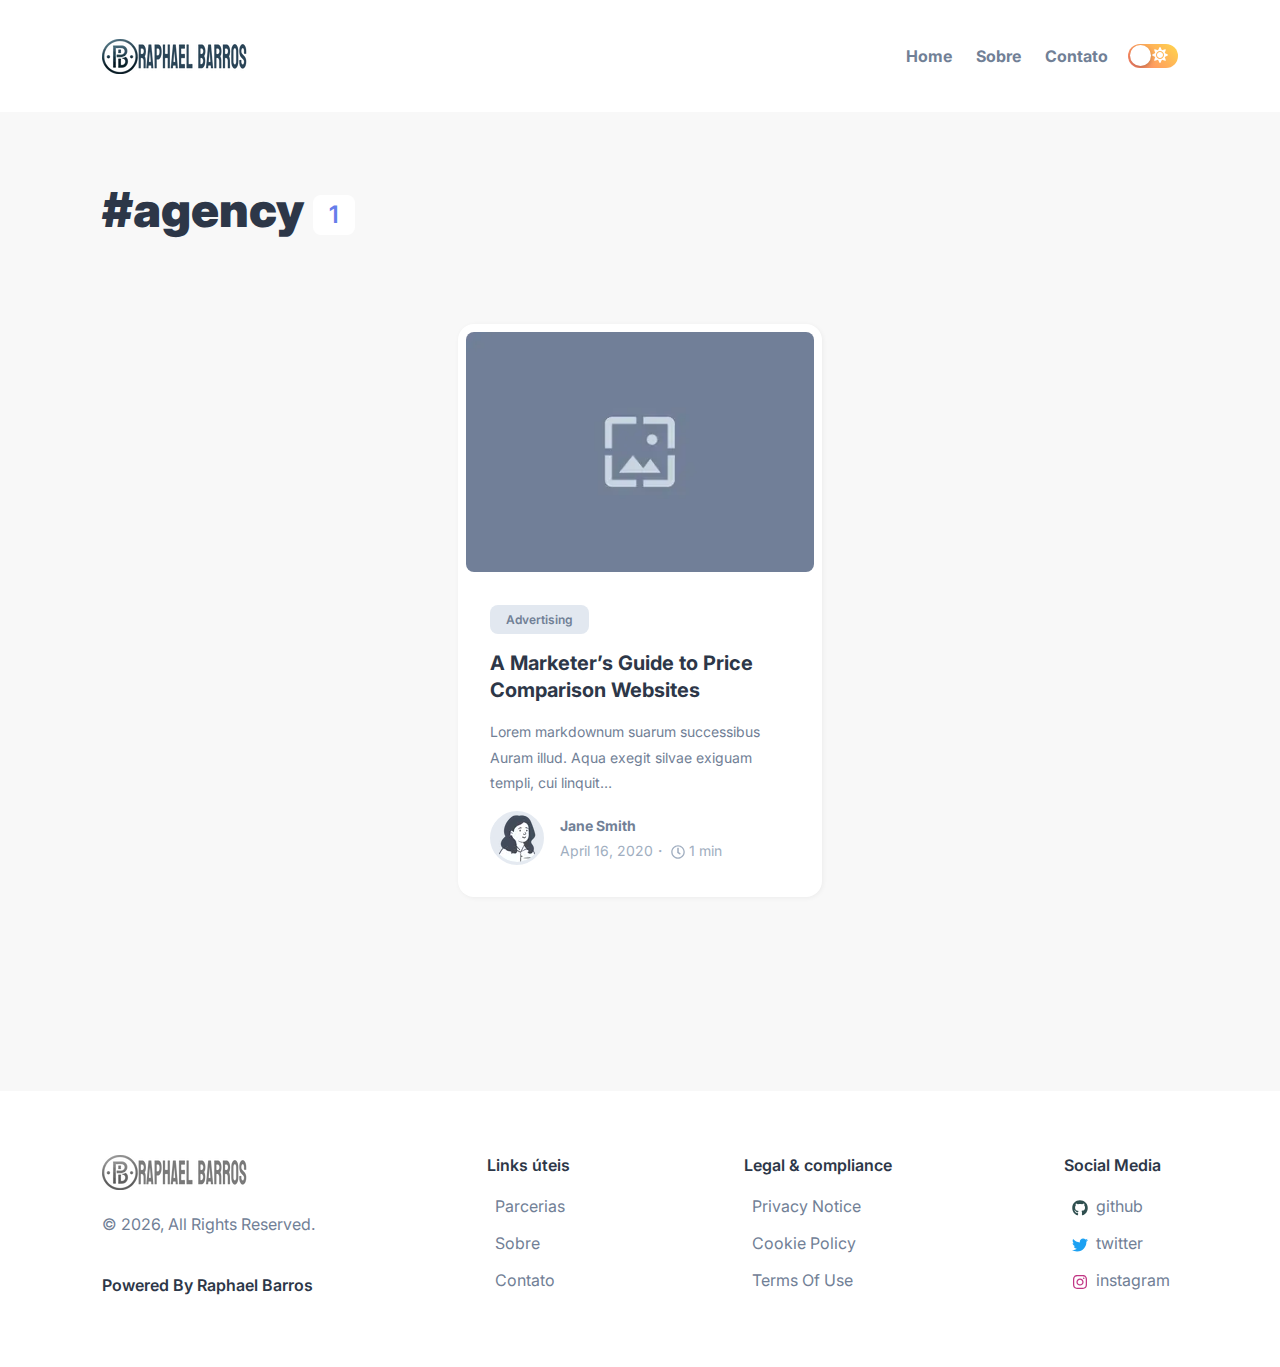
<file: tag/agency/index.html>
<!DOCTYPE html><html lang="en"><head><meta charSet="utf-8"/><meta http-equiv="x-ua-compatible" content="ie=edge"/><meta name="viewport" content="width=device-width, initial-scale=1, shrink-to-fit=no"/><meta name="generator" content="Gatsby 5.6.0"/><meta data-react-helmet="true" itemProp="name" content="#agency"/><meta data-react-helmet="true" itemProp="description" content="A vida como ela é, a jornada, aprendizados, conquistas, erros de um autodidata empreendedor, Raphael Barros. "/><meta data-react-helmet="true" name="description" content="A vida como ela é, a jornada, aprendizados, conquistas, erros de um autodidata empreendedor, Raphael Barros. "/><meta data-react-helmet="true" property="og:title" content="#agency"/><meta data-react-helmet="true" property="og:description" content="A vida como ela é, a jornada, aprendizados, conquistas, erros de um autodidata empreendedor, Raphael Barros. "/><meta data-react-helmet="true" property="og:type" content="website"/><meta data-react-helmet="true" property="og:site_name" content="Raphael Barros"/><meta data-react-helmet="true" property="og:image"/><meta data-react-helmet="true" name="twitter:card" content="summary_large_image"/><meta data-react-helmet="true" name="twitter:site" content="Raphael Barros"/><meta data-react-helmet="true" name="twitter:title" content="#agency"/><meta data-react-helmet="true" name="twitter:description" content="A vida como ela é, a jornada, aprendizados, conquistas, erros de um autodidata empreendedor, Raphael Barros. "/><meta data-react-helmet="true" name="twitter:creator" content="https://x.com/raphaelbarrox_"/><meta data-react-helmet="true" name="twitter:image"/><meta name="theme-color" content="#5a67d8"/><style data-href="/styles.03000fb834c382676bf3.css" data-identity="gatsby-global-css">.rc-switch{background-color:#ccc;border:1px solid #ccc;border-radius:20px 20px;box-sizing:border-box;cursor:pointer;display:inline-block;height:22px;line-height:20px;overflow:hidden;padding:0;position:relative;transition:all .3s cubic-bezier(.35,0,.25,1);vertical-align:middle;width:44px}.rc-switch-inner-checked,.rc-switch-inner-unchecked{color:#fff;font-size:12px;position:absolute;top:0;transition:left .3s cubic-bezier(.35,0,.25,1)}.rc-switch-inner-checked{left:-14px}.rc-switch-inner-unchecked{left:24px}.rc-switch:after{animation-duration:.3s;animation-name:rcSwitchOff;animation-timing-function:cubic-bezier(.35,0,.25,1);background-color:#fff;border-radius:50% 50%;box-shadow:0 2px 5px rgba(0,0,0,.26);content:" ";cursor:pointer;height:18px;left:2px;position:absolute;top:1px;transform:scale(1);transition:left .3s cubic-bezier(.35,0,.25,1);width:18px}.rc-switch:hover:after{animation-name:rcSwitchOn;transform:scale(1.1)}.rc-switch:focus{box-shadow:0 0 0 2px #d5f1fd;outline:none}.rc-switch-checked{background-color:#87d068;border:1px solid #87d068}.rc-switch-checked .rc-switch-inner-checked{left:6px}.rc-switch-checked .rc-switch-inner-unchecked{left:44px}.rc-switch-checked:after{left:22px}.rc-switch-disabled{background:#ccc;border-color:#ccc;cursor:no-drop}.rc-switch-disabled:after{animation-name:none;background:#9e9e9e;cursor:no-drop}.rc-switch-disabled:hover:after{animation-name:none;transform:scale(1)}.rc-switch-label{display:inline-block;font-size:14px;line-height:20px;padding-left:10px;pointer-events:none;-webkit-user-select:text;user-select:text;vertical-align:middle;white-space:normal}@keyframes rcSwitchOn{0%{transform:scale(1)}50%{transform:scale(1.25)}to{transform:scale(1.1)}}@keyframes rcSwitchOff{0%{transform:scale(1.1)}to{transform:scale(1)}}@keyframes fadeInUp{0%{opacity:0;transform:translate3d(0,10%,0)}to{opacity:1;transform:translateZ(0)}}@keyframes fadeInDown{0%{opacity:0;transform:translate3d(0,-10%,0)}to{opacity:1;transform:translateZ(0)}}@keyframes fadeInLeft{0%{opacity:0;transform:translate3d(-20%,0,0)}to{opacity:1;transform:translateZ(0)}}@keyframes fadeInRight{0%{opacity:0;transform:translate3d(20%,0,0)}to{opacity:1;transform:translateZ(0)}}@keyframes fadeIn{0%{opacity:0}to{opacity:1}}@media screen and (min-width:768px){.react-reveal{animation-timing-function:cubic-bezier(.77,0,.175,1)}.fadeInUp{animation-name:fadeInUp}.fadeInDown{animation-name:fadeInDown}.fadeInLeft{animation-name:fadeInLeft}.fadeInRight{animation-name:fadeInRight}.fadeIn{animation-name:fadeIn}}@media not screen and (min-width:768px){.react-reveal{opacity:1!important}}.slick-slider{-webkit-touch-callout:none;-webkit-tap-highlight-color:transparent;box-sizing:border-box;touch-action:pan-y;-webkit-user-select:none;user-select:none;-khtml-user-select:none}.slick-list,.slick-slider{display:block;position:relative}.slick-list{margin:0;overflow:hidden;padding:0}.slick-list:focus{outline:none}.slick-list.dragging{cursor:pointer;cursor:hand}.slick-slider .slick-list,.slick-slider .slick-track{transform:translateZ(0)}.slick-track{display:block;left:0;margin-left:auto;margin-right:auto;position:relative;top:0}.slick-track:after,.slick-track:before{content:"";display:table}.slick-track:after{clear:both}.slick-loading .slick-track{visibility:hidden}.slick-slide{display:none;float:left;height:100%;min-height:1px}[dir=rtl] .slick-slide{float:right}.slick-slide img{display:block}.slick-slide.slick-loading img{display:none}.slick-slide.dragging img{pointer-events:none}.slick-initialized .slick-slide{display:block}.slick-loading .slick-slide{visibility:hidden}.slick-vertical .slick-slide{border:1px solid transparent;display:block;height:auto}.slick-arrow.slick-hidden{display:none}.with-animation .slick-slide{opacity:1;transform:scale(1);transform-origin:left;transition:all .6s ease}.with-animation .slick-slide.slick-active+:not(.slick-active){opacity:0;transform:scale(.7)}.slick-next,.slick-prev{position:absolute;top:50%;transform:translateY(-50%);z-index:2}.slick-prev{box-shadow:-1px 1px 3px 0 rgba(1,1,1,.1);left:-15px}.slick-next{box-shadow:1px 1px 3px 0 rgba(1,1,1,.1);right:-15px}.slick-dots{display:block;list-style:none;margin:0;padding:.5rem 0 0;position:absolute;text-align:center;text-align:right;top:-4rem;width:100%}.slick-dots li{cursor:pointer;display:inline-block;margin:0 5px;padding:0;position:relative}.slick-dots li button{background:transparent;background-color:#a0aec0;border:0;border-radius:100%;cursor:pointer;display:block;font-size:0;height:12px;line-height:0px;margin:5px;outline:none;width:12px}.slick-dots li.slick-active button{background-color:#4a5568}</style><style>.gatsby-image-wrapper{position:relative;overflow:hidden}.gatsby-image-wrapper picture.object-fit-polyfill{position:static!important}.gatsby-image-wrapper img{bottom:0;height:100%;left:0;margin:0;max-width:none;padding:0;position:absolute;right:0;top:0;width:100%;object-fit:cover}.gatsby-image-wrapper [data-main-image]{opacity:0;transform:translateZ(0);transition:opacity .25s linear;will-change:opacity}.gatsby-image-wrapper-constrained{display:inline-block;vertical-align:top}</style><noscript><style>.gatsby-image-wrapper noscript [data-main-image]{opacity:1!important}.gatsby-image-wrapper [data-placeholder-image]{opacity:0!important}</style></noscript><script type="module">const e="undefined"!=typeof HTMLImageElement&&"loading"in HTMLImageElement.prototype;e&&document.body.addEventListener("load",(function(e){const t=e.target;if(void 0===t.dataset.mainImage)return;if(void 0===t.dataset.gatsbyImageSsr)return;let a=null,n=t;for(;null===a&&n;)void 0!==n.parentNode.dataset.gatsbyImageWrapper&&(a=n.parentNode),n=n.parentNode;const o=a.querySelector("[data-placeholder-image]"),r=new Image;r.src=t.currentSrc,r.decode().catch((()=>{})).then((()=>{t.style.opacity=1,o&&(o.style.opacity=0,o.style.transition="opacity 500ms linear")}))}),!0);</script><link crossorigin="" href="https://fonts.gstatic.com/" rel="preconnect"/><link crossorigin="" href="https://fonts.googleapis.com/" rel="preconnect"/><title data-react-helmet="true">#agency | Raphael Barros</title><link rel="sitemap" type="application/xml" href="/sitemap-index.xml"/><link rel="preconnect" href="https://www.google-analytics.com"/><link rel="dns-prefetch" href="https://www.google-analytics.com"/><link rel="icon" href="/favicon-32x32.png?v=b42d288b8c5a169f8ea286b302e18d45" type="image/png"/><link rel="manifest" href="/manifest.webmanifest" crossorigin="anonymous"/><link rel="apple-touch-icon" sizes="48x48" href="/icons/icon-48x48.png?v=b42d288b8c5a169f8ea286b302e18d45"/><link rel="apple-touch-icon" sizes="72x72" href="/icons/icon-72x72.png?v=b42d288b8c5a169f8ea286b302e18d45"/><link rel="apple-touch-icon" sizes="96x96" href="/icons/icon-96x96.png?v=b42d288b8c5a169f8ea286b302e18d45"/><link rel="apple-touch-icon" sizes="144x144" href="/icons/icon-144x144.png?v=b42d288b8c5a169f8ea286b302e18d45"/><link rel="apple-touch-icon" sizes="192x192" href="/icons/icon-192x192.png?v=b42d288b8c5a169f8ea286b302e18d45"/><link rel="apple-touch-icon" sizes="256x256" href="/icons/icon-256x256.png?v=b42d288b8c5a169f8ea286b302e18d45"/><link rel="apple-touch-icon" sizes="384x384" href="/icons/icon-384x384.png?v=b42d288b8c5a169f8ea286b302e18d45"/><link rel="apple-touch-icon" sizes="512x512" href="/icons/icon-512x512.png?v=b42d288b8c5a169f8ea286b302e18d45"/></head><body><div id="___gatsby"><div style="outline:none" tabindex="-1" id="gatsby-focus-wrapper"><style data-emotion-css="o12to9">body{--theme-ui-colors-text:var(--theme-ui-colors-text,#718096);--theme-ui-colors-article:var(--theme-ui-colors-article,#4a5568);--theme-ui-colors-heading:var(--theme-ui-colors-heading,#2d3748);--theme-ui-colors-alphaLighter:var(--theme-ui-colors-alphaLighter,#ebf4ff);--theme-ui-colors-alphaLight:var(--theme-ui-colors-alphaLight,#a3bffa);--theme-ui-colors-alpha:var(--theme-ui-colors-alpha,#667eea);--theme-ui-colors-alphaDark:var(--theme-ui-colors-alphaDark,#5a67d8);--theme-ui-colors-alphaDarker:var(--theme-ui-colors-alphaDarker,#434190);--theme-ui-colors-betaLighter:var(--theme-ui-colors-betaLighter,#faf5ff);--theme-ui-colors-betaLight:var(--theme-ui-colors-betaLight,#d6bcfa);--theme-ui-colors-beta:var(--theme-ui-colors-beta,#9f7aea);--theme-ui-colors-betaDark:var(--theme-ui-colors-betaDark,#805ad5);--theme-ui-colors-betaDarker:var(--theme-ui-colors-betaDarker,#553c9a);--theme-ui-colors-omegaLighter:var(--theme-ui-colors-omegaLighter,#edf2f7);--theme-ui-colors-omegaLight:var(--theme-ui-colors-omegaLight,#e2e8f0);--theme-ui-colors-omega:var(--theme-ui-colors-omega,#a0aec0);--theme-ui-colors-omegaDark:var(--theme-ui-colors-omegaDark,#718096);--theme-ui-colors-omegaDarker:var(--theme-ui-colors-omegaDarker,#2d3748);--theme-ui-colors-successLight:var(--theme-ui-colors-successLight,#f0fff4);--theme-ui-colors-success:var(--theme-ui-colors-success,#48bb78);--theme-ui-colors-errorLight:var(--theme-ui-colors-errorLight,#fff5f5);--theme-ui-colors-error:var(--theme-ui-colors-error,#f56565);--theme-ui-colors-white:var(--theme-ui-colors-white,#fff);--theme-ui-colors-background:var(--theme-ui-colors-background,#f8f8f8);--theme-ui-colors-contentBg:var(--theme-ui-colors-contentBg,#fff);--theme-ui-colors-headerBg:var(--theme-ui-colors-headerBg,#fff);--theme-ui-colors-footerBg:var(--theme-ui-colors-footerBg,#fff);--theme-ui-colors-mute:var(--theme-ui-colors-mute,#e2e8f0);--theme-ui-colors-highlight:var(--theme-ui-colors-highlight,#edf2f7);color:var(--theme-ui-colors-text,#718096);background-color:var(--theme-ui-colors-background,#f8f8f8);}body.theme-ui-dark{--theme-ui-colors-alphaLighter:var(--theme-ui-colors-modes-dark-alphaLighter,#434190);--theme-ui-colors-alphaLight:var(--theme-ui-colors-modes-dark-alphaLight,#5a67d8);--theme-ui-colors-alphaDark:var(--theme-ui-colors-modes-dark-alphaDark,#a3bffa);--theme-ui-colors-alphaDarker:var(--theme-ui-colors-modes-dark-alphaDarker,#ebf4ff);--theme-ui-colors-betaLighter:var(--theme-ui-colors-modes-dark-betaLighter,#553c9a);--theme-ui-colors-betaLight:var(--theme-ui-colors-modes-dark-betaLight,#805ad5);--theme-ui-colors-betaDark:var(--theme-ui-colors-modes-dark-betaDark,#d6bcfa);--theme-ui-colors-betaDarker:var(--theme-ui-colors-modes-dark-betaDarker,#faf5ff);--theme-ui-colors-omegaLighter:var(--theme-ui-colors-modes-dark-omegaLighter,#2d3748);--theme-ui-colors-omegaLight:var(--theme-ui-colors-modes-dark-omegaLight,#718096);--theme-ui-colors-omegaDark:var(--theme-ui-colors-modes-dark-omegaDark,#e2e8f0);--theme-ui-colors-omegaDarker:var(--theme-ui-colors-modes-dark-omegaDarker,#edf2f7);--theme-ui-colors-text:var(--theme-ui-colors-modes-dark-text,#cbd5e0);--theme-ui-colors-article:var(--theme-ui-colors-modes-dark-article,#e2e8f0);--theme-ui-colors-heading:var(--theme-ui-colors-modes-dark-heading,#edf2f7);--theme-ui-colors-background:var(--theme-ui-colors-modes-dark-background,#1a202c);--theme-ui-colors-contentBg:var(--theme-ui-colors-modes-dark-contentBg,#2d3748);--theme-ui-colors-headerBg:var(--theme-ui-colors-modes-dark-headerBg,#2d3748);--theme-ui-colors-footerBg:var(--theme-ui-colors-modes-dark-footerBg,#2d3748);--theme-ui-colors-mute:var(--theme-ui-colors-modes-dark-mute,#718096);}</style><style data-emotion-css="wxng5j">*{box-sizing:border-box;}body{margin:0;font-family:'Inter',sans-serif;font-size:1rem;font-weight:normal;line-height:1.8;-webkit-font-smoothing:antialiased;-webkit-text-decoration:none;text-decoration:none;}</style><style data-emotion-css="130izn8">.css-130izn8{box-sizing:border-box;margin:0;min-width:0;-webkit-flex-direction:column;-ms-flex-direction:column;flex-direction:column;height:100vh;display:-webkit-box;display:-webkit-flex;display:-ms-flexbox;display:flex;}</style><div class="css-130izn8"><style data-emotion-css="166sefx">html{font-size:85%;-webkit-scroll-behavior:smooth;-moz-scroll-behavior:smooth;-ms-scroll-behavior:smooth;scroll-behavior:smooth;}@media screen and (min-width:640px){html{font-size:90%;}}@media screen and (min-width:768px){html{font-size:95%;}}@media screen and (min-width:1024px){html{font-size:100%;}}::selection{color:var(--theme-ui-colors-white,#fff);background:var(--theme-ui-colors-omegaDark,#718096);}</style><style data-emotion-css="8quyoq">.css-8quyoq{box-sizing:border-box;margin:0;min-width:0;position:relative;background-color:var(--theme-ui-colors-headerBg,#fff);}</style><div class="css-8quyoq"><style data-emotion-css="1s3ligh">.css-1s3ligh{box-sizing:border-box;margin:0;min-width:0;width:100%;max-width:1140px;margin-left:auto;margin-right:auto;padding-left:1rem;padding-right:1rem;position:relative;z-index:10;}@media screen and (min-width:640px){.css-1s3ligh{padding-left:2rem;padding-right:2rem;}}</style><div class="css-1s3ligh"><style data-emotion-css="16oqm0b">.css-16oqm0b{box-sizing:border-box;margin:0;min-width:0;-webkit-box-pack:justify;-webkit-justify-content:space-between;-ms-flex-pack:justify;justify-content:space-between;-webkit-align-items:center;-webkit-box-align:center;-ms-flex-align:center;align-items:center;height:6rem;padding-top:1rem;padding-bottom:1rem;display:-webkit-box;display:-webkit-flex;display:-ms-flexbox;display:flex;}@media screen and (min-width:640px){.css-16oqm0b{height:7rem;padding-top:2rem;padding-bottom:2rem;}}</style><div class="css-16oqm0b"><style data-emotion-css="1q5edj3">.css-1q5edj3{box-sizing:border-box;margin:0;min-width:0;-webkit-flex-basis:100%;-ms-flex-preferred-size:100%;flex-basis:100%;}@media screen and (min-width:768px){.css-1q5edj3{-webkit-flex-basis:33.333333%;-ms-flex-preferred-size:33.333333%;flex-basis:33.333333%;}}</style><div class="css-1q5edj3"><style data-emotion-css="1j6pvph">.css-1j6pvph{box-sizing:border-box;margin:0;min-width:0;font-family:'Inter',sans-serif;font-weight:bold;line-height:1.33;display:block;color:var(--theme-ui-colors-heading,#2d3748);font-weight:bold;-webkit-text-decoration:none;text-decoration:none;margin-bottom:1rem;font-size:1.5rem;margin:0;}</style><a alt="Raphael Barros" aria-label="Raphael Barros" class="css-1j6pvph" href="/"><div data-gatsby-image-wrapper="" style="vertical-align:middle" class="gatsby-image-wrapper gatsby-image-wrapper-constrained"><div style="max-width:150px;display:block"><img alt="" role="presentation" aria-hidden="true" src="data:image/svg+xml;charset=utf-8,%3Csvg%20height=&#x27;35&#x27;%20width=&#x27;150&#x27;%20xmlns=&#x27;http://www.w3.org/2000/svg&#x27;%20version=&#x27;1.1&#x27;%3E%3C/svg%3E" style="max-width:100%;display:block;position:static"/></div><div aria-hidden="true" data-placeholder-image="" style="opacity:1;transition:opacity 500ms linear"></div><picture><source type="image/webp" srcSet="/static/8cee5cd95278dc5167c6cfb72acf5fe1/67108/logo.webp 38w,/static/8cee5cd95278dc5167c6cfb72acf5fe1/38397/logo.webp 75w,/static/8cee5cd95278dc5167c6cfb72acf5fe1/edeef/logo.webp 150w,/static/8cee5cd95278dc5167c6cfb72acf5fe1/471f0/logo.webp 300w" sizes="(min-width: 150px) 150px, 100vw"/><img data-gatsby-image-ssr="" data-main-image="" style="opacity:0" sizes="(min-width: 150px) 150px, 100vw" decoding="async" loading="eager" src="/static/8cee5cd95278dc5167c6cfb72acf5fe1/a15e9/logo.png" srcSet="/static/8cee5cd95278dc5167c6cfb72acf5fe1/6e6b3/logo.png 38w,/static/8cee5cd95278dc5167c6cfb72acf5fe1/7e8ff/logo.png 75w,/static/8cee5cd95278dc5167c6cfb72acf5fe1/a15e9/logo.png 150w,/static/8cee5cd95278dc5167c6cfb72acf5fe1/86eb4/logo.png 300w" alt="Raphael Barros"/></picture><noscript><picture><source type="image/webp" srcSet="/static/8cee5cd95278dc5167c6cfb72acf5fe1/67108/logo.webp 38w,/static/8cee5cd95278dc5167c6cfb72acf5fe1/38397/logo.webp 75w,/static/8cee5cd95278dc5167c6cfb72acf5fe1/edeef/logo.webp 150w,/static/8cee5cd95278dc5167c6cfb72acf5fe1/471f0/logo.webp 300w" sizes="(min-width: 150px) 150px, 100vw"/><img data-gatsby-image-ssr="" data-main-image="" style="opacity:0" sizes="(min-width: 150px) 150px, 100vw" decoding="async" loading="eager" src="/static/8cee5cd95278dc5167c6cfb72acf5fe1/a15e9/logo.png" srcSet="/static/8cee5cd95278dc5167c6cfb72acf5fe1/6e6b3/logo.png 38w,/static/8cee5cd95278dc5167c6cfb72acf5fe1/7e8ff/logo.png 75w,/static/8cee5cd95278dc5167c6cfb72acf5fe1/a15e9/logo.png 150w,/static/8cee5cd95278dc5167c6cfb72acf5fe1/86eb4/logo.png 300w" alt="Raphael Barros"/></picture></noscript><script type="module">const t="undefined"!=typeof HTMLImageElement&&"loading"in HTMLImageElement.prototype;if(t){const t=document.querySelectorAll("img[data-main-image]");for(let e of t){e.dataset.src&&(e.setAttribute("src",e.dataset.src),e.removeAttribute("data-src")),e.dataset.srcset&&(e.setAttribute("srcset",e.dataset.srcset),e.removeAttribute("data-srcset"));const t=e.parentNode.querySelectorAll("source[data-srcset]");for(let e of t)e.setAttribute("srcset",e.dataset.srcset),e.removeAttribute("data-srcset");e.complete&&(e.style.opacity=1,e.parentNode.parentNode.querySelector("[data-placeholder-image]").style.opacity=0)}}</script></div></a></div><style data-emotion-css="163yhbe">.css-163yhbe{box-sizing:border-box;margin:0;min-width:0;-webkit-flex-basis:auto;-ms-flex-preferred-size:auto;flex-basis:auto;min-width:auto;-webkit-order:3;-ms-flex-order:3;order:3;margin-left:1rem;margin-right:1rem;}@media screen and (min-width:768px){.css-163yhbe{-webkit-flex-basis:33.333333%;-ms-flex-preferred-size:33.333333%;flex-basis:33.333333%;-webkit-order:unset;-ms-flex-order:unset;order:unset;}}</style><div class="css-163yhbe"></div><style data-emotion-css="td4tiv">.css-td4tiv{box-sizing:border-box;margin:0;min-width:0;-webkit-flex-basis:auto;-ms-flex-preferred-size:auto;flex-basis:auto;min-width:auto;-webkit-order:4;-ms-flex-order:4;order:4;}@media screen and (min-width:768px){.css-td4tiv{-webkit-flex-basis:33.333333%;-ms-flex-preferred-size:33.333333%;flex-basis:33.333333%;-webkit-order:unset;-ms-flex-order:unset;order:unset;}}</style><div class="css-td4tiv"><style data-emotion-css="mzyruo">.css-mzyruo{box-sizing:border-box;margin:0;min-width:0;display:none;}@media screen and (min-width:768px){.css-mzyruo{display:block;}}</style><div class="css-mzyruo"><style data-emotion-css="yo0yuz">.css-yo0yuz{box-sizing:border-box;margin:0;min-width:0;-webkit-flex-direction:row;-ms-flex-direction:row;flex-direction:row;-webkit-box-pack:end;-webkit-justify-content:flex-end;-ms-flex-pack:end;justify-content:flex-end;-webkit-flex-wrap:wrap;-ms-flex-wrap:wrap;flex-wrap:wrap;display:-webkit-box;display:-webkit-flex;display:-ms-flexbox;display:flex;}</style><div class="css-yo0yuz"><style data-emotion-css="f5zorj">.css-f5zorj{box-sizing:border-box;margin:0;min-width:0;color:inherit;-webkit-text-decoration:none;text-decoration:none;font-weight:700;display:inline-block;color:var(--theme-ui-colors-omegaDark,#718096);-webkit-text-decoration:none;text-decoration:none;-webkit-user-select:none;-moz-user-select:none;-ms-user-select:none;user-select:none;padding:0.25rem;margin:0;margin-left:0.5rem;margin-right:0.5rem;}.css-f5zorj:hover,.css-f5zorj:focus,.css-f5zorj.active{color:primary;}.css-f5zorj:visited{color:var(--theme-ui-colors-omegaDark,#718096);}.css-f5zorj:hover{color:var(--theme-ui-colors-alpha,#667eea);}.css-f5zorj svg{display:block;margin-left:auto;margin-right:auto;margin-bottom:0.25rem;}</style><a class="css-f5zorj" href="/">Home</a><a class="css-f5zorj" href="/about/">Sobre</a><a class="css-f5zorj" href="/contact/">Contato</a></div></div><style data-emotion-css="13pi9m9">.css-13pi9m9{box-sizing:border-box;margin:0;min-width:0;display:block;}@media screen and (min-width:768px){.css-13pi9m9{display:none;}}</style><div class="css-13pi9m9"><style data-emotion-css="1xw2bw6">.css-1xw2bw6{box-sizing:border-box;margin:0;min-width:0;-webkit-appearance:none;-moz-appearance:none;appearance:none;display:-webkit-inline-box;display:-webkit-inline-flex;display:-ms-inline-flexbox;display:inline-flex;-webkit-align-items:center;-webkit-box-align:center;-ms-flex-align:center;align-items:center;-webkit-box-pack:center;-webkit-justify-content:center;-ms-flex-pack:center;justify-content:center;padding:0.25rem;width:32px;height:32px;color:inherit;background-color:transparent;border:none;border-radius:4px;display:inline-block;min-width:auto;-webkit-align-items:center;-webkit-box-align:center;-ms-flex-align:center;align-items:center;-webkit-box-pack:space-evenly;-webkit-justify-content:space-evenly;-ms-flex-pack:space-evenly;justify-content:space-evenly;outline:0;-webkit-user-select:none;-moz-user-select:none;-ms-user-select:none;user-select:none;-webkit-tap-highlight-color:transparent;-webkit-touch-callout:none;-webkit-user-select:none;-khtml-user-select:none;-moz-user-select:none;-ms-user-select:none;border-radius:9999px;cursor:pointer;border-width:3px;border-style:solid;-webkit-transition:all 250ms ease;transition:all 250ms ease;box-sizing:initial;color:var(--theme-ui-colors-omega,#a0aec0);border-color:transparent;vertical-align:middle;width:24px;height:24px;padding:0.5rem;background-color:var(--theme-ui-colors-omegaLighter,#edf2f7);-webkit-transition:left 0.3s cubic-bezier(0.78,0.14,0.15,0.86);transition:left 0.3s cubic-bezier(0.78,0.14,0.15,0.86);left:-2rem;}.css-1xw2bw6 +a,.css-1xw2bw6 + button{margin-left:0.5rem;}.css-1xw2bw6 svg{width:24px;height:24px;}@media (hover:hover) and (pointer:fine){.css-1xw2bw6:hover{background-color:var(--theme-ui-colors-alpha,#667eea);color:var(--theme-ui-colors-white,#fff);}.css-1xw2bw6:hover svg{fill:var(--theme-ui-colors-white,#fff);}}.css-1xw2bw6:before{display:none;}@media screen and (min-width:768px){.css-1xw2bw6{display:none;}}</style><button aria-label="Menu" class="css-1xw2bw6"><svg stroke="currentColor" fill="currentColor" stroke-width="0" viewBox="0 0 448 512" height="1em" width="1em" xmlns="http://www.w3.org/2000/svg"><path d="M16 132h416c8.837 0 16-7.163 16-16V76c0-8.837-7.163-16-16-16H16C7.163 60 0 67.163 0 76v40c0 8.837 7.163 16 16 16zm0 160h416c8.837 0 16-7.163 16-16v-40c0-8.837-7.163-16-16-16H16c-8.837 0-16 7.163-16 16v40c0 8.837 7.163 16 16 16zm0 160h416c8.837 0 16-7.163 16-16v-40c0-8.837-7.163-16-16-16H16c-8.837 0-16 7.163-16 16v40c0 8.837 7.163 16 16 16z"></path></svg></button><style data-emotion-css="ifm721">.css-ifm721{box-sizing:border-box;margin:0;min-width:0;position:fixed;top:0;right:0;-webkit-transform:translate(100%,0);-ms-transform:translate(100%,0);transform:translate(100%,0);width:75%;height:100vh;background-color:var(--theme-ui-colors-contentBg,#fff);-webkit-transition:all .5s cubic-bezier(.77,0,.175,1);transition:all .5s cubic-bezier(.77,0,.175,1);z-index:99;}.css-ifm721 open{-webkit-transform:translate(0,0);-ms-transform:translate(0,0);transform:translate(0,0);box-shadow:0 0 45px 0 rgba(0,0,0,.25);}</style><div class="css-ifm721"><style data-emotion-css="kovx41">.css-kovx41{box-sizing:border-box;margin:0;min-width:0;position:relative;height:100%;z-index:2;background-color:var(--theme-ui-colors-contentBg,#fff);overflow-y:scroll;font-size:1.25rem;padding:4rem;}</style><div class="css-kovx41"></div></div><style data-emotion-css="1ylv1n">.css-1ylv1n{box-sizing:border-box;margin:0;min-width:0;position:fixed;top:0;right:100%;width:100%;height:100%;background-color:#222;opacity:0;-webkit-transition:opacity .5s cubic-bezier(.77,0,.175,1);transition:opacity .5s cubic-bezier(.77,0,.175,1);z-index:90;}</style><div class="css-1ylv1n"></div></div></div><style data-emotion-css="w1ne5u">.css-w1ne5u{box-sizing:border-box;margin:0;min-width:0;min-width:auto;-webkit-order:2;-ms-flex-order:2;order:2;}@media screen and (min-width:768px){.css-w1ne5u{-webkit-order:unset;-ms-flex-order:unset;order:unset;}}</style><div class="css-w1ne5u"><style data-emotion-css="vurnku">.css-vurnku{box-sizing:border-box;margin:0;min-width:0;}</style><div class="css-vurnku"><style data-emotion-css="ipwkuf">.css-ipwkuf{box-sizing:border-box;margin:0;min-width:0;-webkit-appearance:none;-moz-appearance:none;appearance:none;display:-webkit-inline-box;display:-webkit-inline-flex;display:-ms-inline-flexbox;display:inline-flex;-webkit-align-items:center;-webkit-box-align:center;-ms-flex-align:center;align-items:center;-webkit-box-pack:center;-webkit-justify-content:center;-ms-flex-pack:center;justify-content:center;padding:0.25rem;width:32px;height:32px;color:inherit;background-color:transparent;border:none;border-radius:4px;display:inline-block;min-width:auto;-webkit-align-items:center;-webkit-box-align:center;-ms-flex-align:center;align-items:center;-webkit-box-pack:space-evenly;-webkit-justify-content:space-evenly;-ms-flex-pack:space-evenly;justify-content:space-evenly;outline:0;-webkit-user-select:none;-moz-user-select:none;-ms-user-select:none;user-select:none;-webkit-tap-highlight-color:transparent;-webkit-touch-callout:none;-webkit-user-select:none;-khtml-user-select:none;-moz-user-select:none;-ms-user-select:none;border-radius:9999px;cursor:pointer;border-width:3px;border-style:solid;-webkit-transition:all 250ms ease;transition:all 250ms ease;box-sizing:initial;color:var(--theme-ui-colors-omega,#a0aec0);border-color:transparent;vertical-align:middle;width:24px;height:24px;padding:0.5rem;background-color:var(--theme-ui-colors-omegaLighter,#edf2f7);display:block;}.css-ipwkuf +a,.css-ipwkuf + button{margin-left:0.5rem;}.css-ipwkuf svg{width:24px;height:24px;}@media (hover:hover) and (pointer:fine){.css-ipwkuf:hover{background-color:var(--theme-ui-colors-alpha,#667eea);color:var(--theme-ui-colors-white,#fff);}.css-ipwkuf:hover svg{fill:var(--theme-ui-colors-white,#fff);}}.css-ipwkuf:before{display:none;}@media screen and (min-width:768px){.css-ipwkuf{display:none;}}</style><button aria-label="Toggle dark mode" class="css-ipwkuf"><svg stroke="currentColor" fill="currentColor" stroke-width="0" viewBox="0 0 512 512" height="1em" width="1em" xmlns="http://www.w3.org/2000/svg"><path d="M256 160c-52.9 0-96 43.1-96 96s43.1 96 96 96 96-43.1 96-96-43.1-96-96-96zm246.4 80.5l-94.7-47.3 33.5-100.4c4.5-13.6-8.4-26.5-21.9-21.9l-100.4 33.5-47.4-94.8c-6.4-12.8-24.6-12.8-31 0l-47.3 94.7L92.7 70.8c-13.6-4.5-26.5 8.4-21.9 21.9l33.5 100.4-94.7 47.4c-12.8 6.4-12.8 24.6 0 31l94.7 47.3-33.5 100.5c-4.5 13.6 8.4 26.5 21.9 21.9l100.4-33.5 47.3 94.7c6.4 12.8 24.6 12.8 31 0l47.3-94.7 100.4 33.5c13.6 4.5 26.5-8.4 21.9-21.9l-33.5-100.4 94.7-47.3c13-6.5 13-24.7.2-31.1zm-155.9 106c-49.9 49.9-131.1 49.9-181 0-49.9-49.9-49.9-131.1 0-181 49.9-49.9 131.1-49.9 181 0 49.9 49.9 49.9 131.1 0 181z"></path></svg></button><style data-emotion-css="cqu7wq">.css-cqu7wq{display:none;}@media screen and (min-width:768px){.css-cqu7wq{display:block;}}.css-cqu7wq.rc-switch{background:linear-gradient(45deg,#FF7D6B,#FFD64C);border:0;width:50px;height:24px;}.css-cqu7wq.rc-switch:focus{box-shadow:none;}.css-cqu7wq.rc-switch-checked{background:linear-gradient(45deg,#3366FF,#AC15B8);border:0;}.css-cqu7wq.rc-switch:after{width:21px;height:21px;}.css-cqu7wq.rc-switch-checked:after{left:auto;right:2px;}.css-cqu7wq .rc-switch-inner{font-size:unset;top:1px;left:26px;}.css-cqu7wq.rc-switch-checked .rc-switch-inner{left:7px;}</style><button aria-label="Toggle dark mode" type="button" role="switch" aria-checked="false" class="rc-switch css-cqu7wq"><span class="rc-switch-inner"><span class="rc-switch-inner-checked"><style data-emotion-css="uk6cul">.css-uk6cul{vertical-align:middle;}</style><svg stroke="currentColor" fill="currentColor" stroke-width="0" viewBox="0 0 512 512" class="css-uk6cul" height="16" width="16" xmlns="http://www.w3.org/2000/svg"><path d="M283.211 512c78.962 0 151.079-35.925 198.857-94.792 7.068-8.708-.639-21.43-11.562-19.35-124.203 23.654-238.262-71.576-238.262-196.954 0-72.222 38.662-138.635 101.498-174.394 9.686-5.512 7.25-20.197-3.756-22.23A258.156 258.156 0 0 0 283.211 0c-141.309 0-256 114.511-256 256 0 141.309 114.511 256 256 256z"></path></svg></span><span class="rc-switch-inner-unchecked"><svg stroke="currentColor" fill="currentColor" stroke-width="0" viewBox="0 0 512 512" class="css-uk6cul" height="16" width="16" xmlns="http://www.w3.org/2000/svg"><path d="M256 160c-52.9 0-96 43.1-96 96s43.1 96 96 96 96-43.1 96-96-43.1-96-96-96zm246.4 80.5l-94.7-47.3 33.5-100.4c4.5-13.6-8.4-26.5-21.9-21.9l-100.4 33.5-47.4-94.8c-6.4-12.8-24.6-12.8-31 0l-47.3 94.7L92.7 70.8c-13.6-4.5-26.5 8.4-21.9 21.9l33.5 100.4-94.7 47.4c-12.8 6.4-12.8 24.6 0 31l94.7 47.3-33.5 100.5c-4.5 13.6 8.4 26.5 21.9 21.9l100.4-33.5 47.3 94.7c6.4 12.8 24.6 12.8 31 0l47.3-94.7 100.4 33.5c13.6 4.5 26.5-8.4 21.9-21.9l-33.5-100.4 94.7-47.3c13-6.5 13-24.7.2-31.1zm-155.9 106c-49.9 49.9-131.1 49.9-181 0-49.9-49.9-49.9-131.1 0-181 49.9-49.9 131.1-49.9 181 0 49.9 49.9 49.9 131.1 0 181z"></path></svg></span></span></button></div></div></div></div></div><style data-emotion-css="1qe1pxe">.css-1qe1pxe{box-sizing:border-box;margin:0;min-width:0;-webkit-flex:1 1 auto;-ms-flex:1 1 auto;flex:1 1 auto;}</style><div class="css-1qe1pxe"><style data-emotion-css="1b24wpc">.css-1b24wpc{box-sizing:border-box;margin:0;min-width:0;min-width:auto;border-top-style:solid;border-top-color:transparent;border-top-width:2px;height:0;margin-top:1rem;margin-bottom:1rem;}@media screen and (min-width:640px){.css-1b24wpc{margin-top:2rem;margin-bottom:2rem;}}</style><div class="css-1b24wpc"></div><style data-emotion-css="bh18vc">.css-bh18vc{box-sizing:border-box;margin:0;min-width:0;width:100%;max-width:1140px;margin-left:auto;margin-right:auto;max-width:1140px;padding-left:1rem;padding-right:1rem;}@media screen and (min-width:640px){.css-bh18vc{padding-left:2rem;padding-right:2rem;}}</style><div class="css-bh18vc"><style data-emotion-css="4p9r15">.css-4p9r15{box-sizing:border-box;margin:0;min-width:0;width:100%;max-width:1140px;margin-left:auto;margin-right:auto;max-width:none;}</style><div class="css-4p9r15"><style data-emotion-css="4cffwv">.css-4cffwv{box-sizing:border-box;margin:0;min-width:0;display:-webkit-box;display:-webkit-flex;display:-ms-flexbox;display:flex;}</style><div class="css-4cffwv"><div><style data-emotion-css="19bg7qi">.css-19bg7qi{box-sizing:border-box;margin:0;min-width:0;font-family:'Inter',sans-serif;font-weight:bold;line-height:1.33;display:block;color:var(--theme-ui-colors-heading,#2d3748);font-weight:900;-webkit-text-decoration:none;text-decoration:none;margin-bottom:1rem;font-size:1.875rem;}@media screen and (min-width:640px){.css-19bg7qi{font-size:2.25rem;}}@media screen and (min-width:1024px){.css-19bg7qi{font-size:3rem;}}</style><h1 class="css-19bg7qi">#agency<!-- --> <style data-emotion-css="z6qugz">.css-z6qugz{box-sizing:border-box;margin:0;min-width:0;display:inline-block;vertical-align:baseline;font-size:0.75rem;font-weight:700;white-space:nowrap;padding-left:0.25rem;padding-right:0.25rem;border-radius:2px;color:var(--theme-ui-colors-white,#fff);background-color:primary;display:inline-block;border-radius:0.5rem;-webkit-text-decoration:none;text-decoration:none;font-weight:600;vertical-align:middle;padding-left:1rem;padding-right:1rem;padding-top:0.25rem;padding-bottom:0.25rem;-webkit-transition:all 250ms ease;transition:all 250ms ease;background-color:var(--theme-ui-colors-white,#fff);color:var(--theme-ui-colors-alpha,#667eea);font-size:1.5rem;}.css-z6qugz:hover{background-color:var(--theme-ui-colors-alpha,#667eea);color:var(--theme-ui-colors-white,#fff);}</style><div class="css-z6qugz"> <!-- -->1</div></h1></div></div></div></div><div class="css-1b24wpc"></div><div class="css-bh18vc"><div class="css-4p9r15"><div class="css-4cffwv"><style data-emotion-css="1o15qec">.css-1o15qec{box-sizing:border-box;margin:0;min-width:0;width:100%;max-width:1140px;margin-left:auto;margin-right:auto;-webkit-flex:1;-ms-flex:1;flex:1;margin-left:0;}</style><div class="css-1o15qec"><style data-emotion-css="1rgegro">.css-1rgegro{box-sizing:border-box;margin:0;min-width:0;display:-webkit-box;display:-webkit-flex;display:-ms-flexbox;display:flex;-webkit-flex-wrap:wrap;-ms-flex-wrap:wrap;flex-wrap:wrap;margin:-0.5rem;}.css-1rgegro .blog_card{max-width:none;-webkit-box-flex:1;-webkit-flex-grow:1;-ms-flex-positive:1;flex-grow:1;padding:0.5rem;}@media screen and (min-width:640px){.css-1rgegro{display:-webkit-box;display:-webkit-flex;display:-ms-flexbox;display:flex;-webkit-flex-wrap:wrap;-ms-flex-wrap:wrap;flex-wrap:wrap;-webkit-box-pack:center;-webkit-justify-content:center;-ms-flex-pack:center;justify-content:center;margin:-0.5rem;}.css-1rgegro .blog_card{min-width:18rem;max-width:380px;-webkit-box-flex:1;-webkit-flex-grow:1;-ms-flex-positive:1;flex-grow:1;padding:0.5rem;}}</style><div class="css-1rgegro"><style data-emotion-css="iackul">.css-iackul{box-sizing:border-box;margin:0;min-width:0;-webkit-flex-basis:100%;-ms-flex-preferred-size:100%;flex-basis:100%;}@media screen and (min-width:640px){.css-iackul{-webkit-flex-basis:50%;-ms-flex-preferred-size:50%;flex-basis:50%;}}@media screen and (min-width:768px){.css-iackul{-webkit-flex-basis:33.333333%;-ms-flex-preferred-size:33.333333%;flex-basis:33.333333%;}}@media screen and (min-width:1024px){.css-iackul{-webkit-flex-basis:33.333333%;-ms-flex-preferred-size:33.333333%;flex-basis:33.333333%;}}</style><div class="blog_card css-iackul"><style data-emotion-css="1jnxsjy">.css-1jnxsjy{box-sizing:border-box;margin:0;min-width:0;background-color:var(--theme-ui-colors-contentBg,#fff);border-radius:1rem;-webkit-transition: -webkit-transform 250ms ease, box-shadow 250ms ease, color 250ms ease;-webkit-transition: transform 250ms ease, box-shadow 250ms ease, color 250ms ease;transition: transform 250ms ease, box-shadow 250ms ease, color 250ms ease;box-shadow:1px 1px 5px 0 rgba(1,1,1,.05);overflow:hidden;height:100%;}@media (hover:hover) and (pointer:fine){.css-1jnxsjy:hover{-webkit-transform:translateY(-0.25rem);-ms-transform:translateY(-0.25rem);transform:translateY(-0.25rem);box-shadow: 0px 2px 4px rgba(46,41,51,0.08), 0px 5px 10px rgba(71,63,79,0.16);}}</style><div class="css-1jnxsjy"><style data-emotion-css="1cl0udp">.css-1cl0udp{box-sizing:border-box;margin:0;min-width:0;-webkit-align-items:stretch;-webkit-box-align:stretch;-ms-flex-align:stretch;align-items:stretch;height:100%;-webkit-flex-direction:row;-ms-flex-direction:row;flex-direction:row;display:-webkit-box;display:-webkit-flex;display:-ms-flexbox;display:flex;}@media screen and (min-width:640px){.css-1cl0udp{-webkit-flex-direction:column;-ms-flex-direction:column;flex-direction:column;}}</style><article class="css-1cl0udp"><style data-emotion-css="1bzi38c">.css-1bzi38c{-webkit-user-select:none;-moz-user-select:none;-ms-user-select:none;user-select:none;text-align:center;position:relative;display:block;}</style><style data-emotion-css="wkb48a">.css-wkb48a{box-sizing:border-box;margin:0;min-width:0;color:var(--theme-ui-colors-alpha,#667eea);-webkit-text-decoration:none;text-decoration:none;-webkit-user-select:none;-moz-user-select:none;-ms-user-select:none;user-select:none;-webkit-flex-basis:33.333333%;-ms-flex-preferred-size:33.333333%;flex-basis:33.333333%;margin:0.5rem;margin-right:0;-webkit-user-select:none;-moz-user-select:none;-ms-user-select:none;user-select:none;text-align:center;position:relative;display:block;}.css-wkb48a:visited{color:var(--theme-ui-colors-alpha,#667eea);}.css-wkb48a:hover{color:var(--theme-ui-colors-alphaDark,#5a67d8);}@media screen and (min-width:640px){.css-wkb48a{-webkit-flex-basis:0;-ms-flex-preferred-size:0;flex-basis:0;margin:0.5rem;margin-bottom:0;}}</style><a aria-label="A Marketer’s Guide to Price Comparison Websites" class="css-wkb48a" href="/a-marketers-guide-to-price-comparison-websites/"><style data-emotion-css="1lstx0o">.css-1lstx0o{height:100%;vertical-align:middle;min-height:8.3rem;max-height:none;}.css-1lstx0o img{border-radius:0.5rem;}@media screen and (min-width:640px){.css-1lstx0o{min-height:8.3rem;max-height:15rem;}.css-1lstx0o img{border-radius:0.5rem;object-fit:none;}}</style><div data-gatsby-image-wrapper="" class="gatsby-image-wrapper gatsby-image-wrapper-constrained css-1lstx0o"><div style="max-width:380px;display:block"><img alt="" role="presentation" aria-hidden="true" src="data:image/svg+xml;charset=utf-8,%3Csvg%20height=&#x27;290&#x27;%20width=&#x27;380&#x27;%20xmlns=&#x27;http://www.w3.org/2000/svg&#x27;%20version=&#x27;1.1&#x27;%3E%3C/svg%3E" style="max-width:100%;display:block;position:static"/></div><div aria-hidden="true" data-placeholder-image="" style="opacity:1;transition:opacity 500ms linear;background-color:#787898;position:absolute;top:0;left:0;bottom:0;right:0"></div><picture><source type="image/webp" data-srcset="/static/a381cbe123484c239b97a005d5ce4a00/228d6/image.webp 190w,/static/a381cbe123484c239b97a005d5ce4a00/6b99c/image.webp 380w" sizes="(min-width: 380px) 380px, 100vw"/><img data-gatsby-image-ssr="" data-main-image="" style="opacity:0" sizes="(min-width: 380px) 380px, 100vw" decoding="async" loading="lazy" data-src="/static/a381cbe123484c239b97a005d5ce4a00/144fe/image.jpg" data-srcset="/static/a381cbe123484c239b97a005d5ce4a00/9d7b9/image.jpg 190w,/static/a381cbe123484c239b97a005d5ce4a00/144fe/image.jpg 380w" alt="A Marketer’s Guide to Price Comparison Websites"/></picture><noscript><picture><source type="image/webp" srcSet="/static/a381cbe123484c239b97a005d5ce4a00/228d6/image.webp 190w,/static/a381cbe123484c239b97a005d5ce4a00/6b99c/image.webp 380w" sizes="(min-width: 380px) 380px, 100vw"/><img data-gatsby-image-ssr="" data-main-image="" style="opacity:0" sizes="(min-width: 380px) 380px, 100vw" decoding="async" loading="lazy" src="/static/a381cbe123484c239b97a005d5ce4a00/144fe/image.jpg" srcSet="/static/a381cbe123484c239b97a005d5ce4a00/9d7b9/image.jpg 190w,/static/a381cbe123484c239b97a005d5ce4a00/144fe/image.jpg 380w" alt="A Marketer’s Guide to Price Comparison Websites"/></picture></noscript><script type="module">const t="undefined"!=typeof HTMLImageElement&&"loading"in HTMLImageElement.prototype;if(t){const t=document.querySelectorAll("img[data-main-image]");for(let e of t){e.dataset.src&&(e.setAttribute("src",e.dataset.src),e.removeAttribute("data-src")),e.dataset.srcset&&(e.setAttribute("srcset",e.dataset.srcset),e.removeAttribute("data-srcset"));const t=e.parentNode.querySelectorAll("source[data-srcset]");for(let e of t)e.setAttribute("srcset",e.dataset.srcset),e.removeAttribute("data-srcset");e.complete&&(e.style.opacity=1,e.parentNode.parentNode.querySelector("[data-placeholder-image]").style.opacity=0)}}</script></div></a><style data-emotion-css="1gtzvof">.css-1gtzvof{box-sizing:border-box;margin:0;min-width:0;display:-webkit-box;display:-webkit-flex;display:-ms-flexbox;display:flex;-webkit-flex-direction:column;-ms-flex-direction:column;flex-direction:column;-webkit-box-pack:center;-webkit-justify-content:center;-ms-flex-pack:center;justify-content:center;-webkit-flex:1;-ms-flex:1;flex:1;padding:1rem;}@media screen and (min-width:640px){.css-1gtzvof{padding:2rem;}}</style><div class="css-1gtzvof"><style data-emotion-css="acwcvw">.css-acwcvw{margin-bottom:1rem;}</style><style data-emotion-css="77wly">.css-77wly{box-sizing:border-box;margin:0;min-width:0;display:inline-block;margin-bottom:1rem;}@media screen and (min-width:640px){.css-77wly{display:inline-block;}}</style><div class="css-77wly"><style data-emotion-css="1aepyww">.css-1aepyww{box-sizing:border-box;margin:0;min-width:0;display:inline-block;vertical-align:baseline;font-size:0.75rem;font-weight:700;white-space:nowrap;padding-left:0.25rem;padding-right:0.25rem;border-radius:2px;color:var(--theme-ui-colors-white,#fff);background-color:primary;display:inline-block;border-radius:0.5rem;-webkit-text-decoration:none;text-decoration:none;font-weight:600;vertical-align:middle;padding-left:1rem;padding-right:1rem;padding-top:0.25rem;padding-bottom:0.25rem;-webkit-transition:all 250ms ease;transition:all 250ms ease;background-color:var(--theme-ui-colors-omegaLight,#e2e8f0);color:var(--theme-ui-colors-omegaDark,#718096);}.css-1aepyww:hover{color:var(--theme-ui-colors-omegaLight,#e2e8f0);background-color:var(--theme-ui-colors-omegaDark,#718096);}</style><a class="css-1aepyww" href="/category/advertising/">Advertising</a></div><style data-emotion-css="13l8ijf">.css-13l8ijf{box-sizing:border-box;margin:0;min-width:0;font-family:'Inter',sans-serif;font-weight:bold;line-height:1.33;display:block;color:var(--theme-ui-colors-heading,#2d3748);font-weight:bold;-webkit-text-decoration:none;text-decoration:none;margin-bottom:1rem;display:block;color:var(--theme-ui-colors-heading,#2d3748);font-weight:bold;-webkit-text-decoration:none;text-decoration:none;margin-bottom:1rem;font-size:1.25rem;}@media screen and (min-width:640px){.css-13l8ijf{display:block;color:var(--theme-ui-colors-heading,#2d3748);font-weight:bold;-webkit-text-decoration:none;text-decoration:none;margin-bottom:1rem;font-size:1.25rem;-webkit-flex:0;-ms-flex:0;flex:0;}@media screen and (min-width:768px){.css-13l8ijf{-webkit-flex:auto;-ms-flex:auto;flex:auto;}}}</style><a class="css-13l8ijf" href="/a-marketers-guide-to-price-comparison-websites/">A Marketer’s Guide to Price Comparison Websites</a><style data-emotion-css="q1n9x1">.css-q1n9x1{box-sizing:border-box;margin:0;min-width:0;font-size:0.875rem;margin:0;-webkit-flex:auto;-ms-flex:auto;flex:auto;margin-bottom:1rem;display:none;}@media screen and (min-width:640px){.css-q1n9x1{display:block;}}</style><div class="css-q1n9x1">Lorem markdownum suarum successibus Auram illud. Aqua exegit silvae exiguam
templi, cui linquit…</div><style data-emotion-css="zcxndt">.css-zcxndt{-webkit-align-items:center;-webkit-box-align:center;-ms-flex-align:center;align-items:center;}</style><style data-emotion-css="104wsv3">.css-104wsv3{box-sizing:border-box;margin:0;min-width:0;font-size:0.875rem;margin:0;display:-webkit-box;display:-webkit-flex;display:-ms-flexbox;display:flex;-webkit-align-items:center;-webkit-box-align:center;-ms-flex-align:center;align-items:center;}@media screen and (min-width:640px){.css-104wsv3{font-size:0.875rem;margin:0;}}</style><div class="css-104wsv3"><style data-emotion-css="ixkfht">.css-ixkfht{box-sizing:border-box;margin:0;min-width:0;color:var(--theme-ui-colors-alpha,#667eea);-webkit-text-decoration:none;text-decoration:none;-webkit-user-select:none;-moz-user-select:none;-ms-user-select:none;user-select:none;display:none;}.css-ixkfht:visited{color:var(--theme-ui-colors-alpha,#667eea);}.css-ixkfht:hover{color:var(--theme-ui-colors-alphaDark,#5a67d8);}@media screen and (min-width:640px){.css-ixkfht{display:block;}}</style><a aria-label="Jane Smith" class="css-ixkfht" href="/author/jane-smith/"><style data-emotion-css="y1a9kj">.css-y1a9kj{box-sizing:border-box;margin:0;min-width:0;background-color:var(--theme-ui-colors-omegaLight,#e2e8f0);display:inline-block;vertical-align:middle;border-radius:9999px;border-style:solid;border-width:3px;border-color:var(--theme-ui-colors-omegaLight,#e2e8f0);over-flow:hidden;opacity:0.9;margin-right:1rem;}.css-y1a9kj img{border-radius:9999px;}.css-y1a9kj:hover{opacity:1;}.css-y1a9kj > div{border-radius:9999px;}</style><div class="css-y1a9kj"><div data-gatsby-image-wrapper="" style="width:48px;height:48px" class="gatsby-image-wrapper"><img aria-hidden="true" data-placeholder-image="" style="opacity:1;transition:opacity 500ms linear" decoding="async" src="[data-uri]" alt=""/><picture><source type="image/webp" data-srcset="/static/ec552a7c1f96030de0601b3b204b16cf/a3542/jane-smith.webp 48w,/static/ec552a7c1f96030de0601b3b204b16cf/0f66d/jane-smith.webp 96w" sizes="48px"/><img data-gatsby-image-ssr="" data-main-image="" style="opacity:0" sizes="48px" decoding="async" loading="lazy" data-src="/static/ec552a7c1f96030de0601b3b204b16cf/a7a66/jane-smith.png" data-srcset="/static/ec552a7c1f96030de0601b3b204b16cf/a7a66/jane-smith.png 48w,/static/ec552a7c1f96030de0601b3b204b16cf/416a0/jane-smith.png 96w" alt="Jane Smith"/></picture><noscript><picture><source type="image/webp" srcSet="/static/ec552a7c1f96030de0601b3b204b16cf/a3542/jane-smith.webp 48w,/static/ec552a7c1f96030de0601b3b204b16cf/0f66d/jane-smith.webp 96w" sizes="48px"/><img data-gatsby-image-ssr="" data-main-image="" style="opacity:0" sizes="48px" decoding="async" loading="lazy" src="/static/ec552a7c1f96030de0601b3b204b16cf/a7a66/jane-smith.png" srcSet="/static/ec552a7c1f96030de0601b3b204b16cf/a7a66/jane-smith.png 48w,/static/ec552a7c1f96030de0601b3b204b16cf/416a0/jane-smith.png 96w" alt="Jane Smith"/></picture></noscript><script type="module">const t="undefined"!=typeof HTMLImageElement&&"loading"in HTMLImageElement.prototype;if(t){const t=document.querySelectorAll("img[data-main-image]");for(let e of t){e.dataset.src&&(e.setAttribute("src",e.dataset.src),e.removeAttribute("data-src")),e.dataset.srcset&&(e.setAttribute("srcset",e.dataset.srcset),e.removeAttribute("data-srcset"));const t=e.parentNode.querySelectorAll("source[data-srcset]");for(let e of t)e.setAttribute("srcset",e.dataset.srcset),e.removeAttribute("data-srcset");e.complete&&(e.style.opacity=1,e.parentNode.parentNode.querySelector("[data-placeholder-image]").style.opacity=0)}}</script></div></div></a><style data-emotion-css="1u093if">.css-1u093if{box-sizing:border-box;margin:0;min-width:0;-webkit-flex:1;-ms-flex:1;flex:1;-webkit-flex-wrap:wrap;-ms-flex-wrap:wrap;flex-wrap:wrap;-webkit-box-pack:justify;-webkit-justify-content:space-between;-ms-flex-pack:justify;justify-content:space-between;color:var(--theme-ui-colors-omega,#a0aec0);display:-webkit-box;display:-webkit-flex;display:-ms-flexbox;display:flex;}</style><div class="css-1u093if"><style data-emotion-css="1sszmph">.css-1sszmph{box-sizing:border-box;margin:0;min-width:0;padding-right:0.5rem;display:inline-block;-webkit-flex-basis:auto;-ms-flex-preferred-size:auto;flex-basis:auto;}@media screen and (min-width:640px){.css-1sszmph{display:inline-block;-webkit-flex-basis:100%;-ms-flex-preferred-size:100%;flex-basis:100%;}}</style><div class="css-1sszmph"><style data-emotion-css="x0ewr6">.css-x0ewr6{box-sizing:border-box;margin:0;min-width:0;color:var(--theme-ui-colors-omegaDark,#718096);-webkit-text-decoration:none;text-decoration:none;-webkit-user-select:none;-moz-user-select:none;-ms-user-select:none;user-select:none;}.css-x0ewr6:visited{color:var(--theme-ui-colors-omegaDark,#718096);}.css-x0ewr6:hover{color:var(--theme-ui-colors-alpha,#667eea);}</style><a class="css-x0ewr6" href="/author/jane-smith/"><strong>Jane Smith</strong></a></div><style data-emotion-css="ah2hnh">.css-ah2hnh{box-sizing:border-box;margin:0;min-width:0;overflow:hidden;text-overflow:ellipsis;white-space:nowrap;}.css-ah2hnh > *:not(:last-child) + *:before{content:" ・ ";}</style><div class="css-ah2hnh"><style data-emotion-css="1woe70d">.css-1woe70d{box-sizing:border-box;margin:0;min-width:0;display:inline-block;}@media screen and (min-width:640px){.css-1woe70d{display:inline-block;}}</style><div class="css-1woe70d">April 16, 2020</div><style data-emotion-css="g2zw8h">.css-g2zw8h{box-sizing:border-box;margin:0;min-width:0;display:none;}@media screen and (min-width:640px){.css-g2zw8h{display:inline-block;}}</style><div class="css-g2zw8h"><svg stroke="currentColor" fill="currentColor" stroke-width="0" viewBox="0 0 512 512" class="css-uk6cul" height="1em" width="1em" xmlns="http://www.w3.org/2000/svg"><path d="M256 8C119 8 8 119 8 256s111 248 248 248 248-111 248-248S393 8 256 8zm0 448c-110.5 0-200-89.5-200-200S145.5 56 256 56s200 89.5 200 200-89.5 200-200 200zm61.8-104.4l-84.9-61.7c-3.1-2.3-4.9-5.9-4.9-9.7V116c0-6.6 5.4-12 12-12h32c6.6 0 12 5.4 12 12v141.7l66.8 48.6c5.4 3.9 6.5 11.4 2.6 16.8L334.6 349c-3.9 5.3-11.4 6.5-16.8 2.6z"></path></svg> <!-- -->1<!-- --> min</div></div></div></div></div></article></div></div></div></div></div></div></div><div class="css-1b24wpc"></div><style data-emotion-css="12o0vr3">.css-12o0vr3{box-sizing:border-box;margin:0;min-width:0;width:100%;max-width:1140px;margin-left:auto;margin-right:auto;padding-left:1rem;padding-right:1rem;}@media screen and (min-width:640px){.css-12o0vr3{padding-left:2rem;padding-right:2rem;}}</style><div class="css-12o0vr3"></div></div><style data-emotion-css="3flha1">.css-3flha1{box-sizing:border-box;margin:0;min-width:0;position:relative;background-color:var(--theme-ui-colors-footerBg,#fff);margin-top:4rem;}@media screen and (min-width:640px){.css-3flha1{margin-top:8rem;}}</style><div class="css-3flha1"><div class="css-12o0vr3"><style data-emotion-css="q7bxia">.css-q7bxia{box-sizing:border-box;margin:0;min-width:0;-webkit-flex-direction:column-reverse;-ms-flex-direction:column-reverse;flex-direction:column-reverse;-webkit-box-pack:justify;-webkit-justify-content:space-between;-ms-flex-pack:justify;justify-content:space-between;-webkit-align-items:center;-webkit-box-align:center;-ms-flex-align:center;align-items:center;padding-top:4rem;padding-bottom:4rem;display:-webkit-box;display:-webkit-flex;display:-ms-flexbox;display:flex;}@media screen and (min-width:640px){.css-q7bxia{-webkit-flex-direction:row;-ms-flex-direction:row;flex-direction:row;-webkit-align-items:flex-start;-webkit-box-align:flex-start;-ms-flex-align:flex-start;align-items:flex-start;}}</style><div class="css-q7bxia"><div class="css-vurnku"><style data-emotion-css="10xguhx">.css-10xguhx{box-sizing:border-box;margin:0;min-width:0;padding-bottom:0.25rem;margin-bottom:0.5rem;margin-top:2rem;}@media screen and (min-width:640px){.css-10xguhx{margin-top:0;}}</style><div class="css-10xguhx"><a alt="Raphael Barros" aria-label="Raphael Barros" class="css-1j6pvph" href="/"><div data-gatsby-image-wrapper="" style="-webkit-filter:grayscale(1);filter:grayscale(1);opacity:0.7;vertical-align:middle" class="gatsby-image-wrapper gatsby-image-wrapper-constrained"><div style="max-width:150px;display:block"><img alt="" role="presentation" aria-hidden="true" src="data:image/svg+xml;charset=utf-8,%3Csvg%20height=&#x27;35&#x27;%20width=&#x27;150&#x27;%20xmlns=&#x27;http://www.w3.org/2000/svg&#x27;%20version=&#x27;1.1&#x27;%3E%3C/svg%3E" style="max-width:100%;display:block;position:static"/></div><div aria-hidden="true" data-placeholder-image="" style="opacity:1;transition:opacity 500ms linear"></div><picture><source type="image/webp" srcSet="/static/8cee5cd95278dc5167c6cfb72acf5fe1/67108/logo.webp 38w,/static/8cee5cd95278dc5167c6cfb72acf5fe1/38397/logo.webp 75w,/static/8cee5cd95278dc5167c6cfb72acf5fe1/edeef/logo.webp 150w,/static/8cee5cd95278dc5167c6cfb72acf5fe1/471f0/logo.webp 300w" sizes="(min-width: 150px) 150px, 100vw"/><img data-gatsby-image-ssr="" data-main-image="" style="opacity:0" sizes="(min-width: 150px) 150px, 100vw" decoding="async" loading="eager" src="/static/8cee5cd95278dc5167c6cfb72acf5fe1/a15e9/logo.png" srcSet="/static/8cee5cd95278dc5167c6cfb72acf5fe1/6e6b3/logo.png 38w,/static/8cee5cd95278dc5167c6cfb72acf5fe1/7e8ff/logo.png 75w,/static/8cee5cd95278dc5167c6cfb72acf5fe1/a15e9/logo.png 150w,/static/8cee5cd95278dc5167c6cfb72acf5fe1/86eb4/logo.png 300w" alt="Raphael Barros"/></picture><noscript><picture><source type="image/webp" srcSet="/static/8cee5cd95278dc5167c6cfb72acf5fe1/67108/logo.webp 38w,/static/8cee5cd95278dc5167c6cfb72acf5fe1/38397/logo.webp 75w,/static/8cee5cd95278dc5167c6cfb72acf5fe1/edeef/logo.webp 150w,/static/8cee5cd95278dc5167c6cfb72acf5fe1/471f0/logo.webp 300w" sizes="(min-width: 150px) 150px, 100vw"/><img data-gatsby-image-ssr="" data-main-image="" style="opacity:0" sizes="(min-width: 150px) 150px, 100vw" decoding="async" loading="eager" src="/static/8cee5cd95278dc5167c6cfb72acf5fe1/a15e9/logo.png" srcSet="/static/8cee5cd95278dc5167c6cfb72acf5fe1/6e6b3/logo.png 38w,/static/8cee5cd95278dc5167c6cfb72acf5fe1/7e8ff/logo.png 75w,/static/8cee5cd95278dc5167c6cfb72acf5fe1/a15e9/logo.png 150w,/static/8cee5cd95278dc5167c6cfb72acf5fe1/86eb4/logo.png 300w" alt="Raphael Barros"/></picture></noscript><script type="module">const t="undefined"!=typeof HTMLImageElement&&"loading"in HTMLImageElement.prototype;if(t){const t=document.querySelectorAll("img[data-main-image]");for(let e of t){e.dataset.src&&(e.setAttribute("src",e.dataset.src),e.removeAttribute("data-src")),e.dataset.srcset&&(e.setAttribute("srcset",e.dataset.srcset),e.removeAttribute("data-srcset"));const t=e.parentNode.querySelectorAll("source[data-srcset]");for(let e of t)e.setAttribute("srcset",e.dataset.srcset),e.removeAttribute("data-srcset");e.complete&&(e.style.opacity=1,e.parentNode.parentNode.querySelector("[data-placeholder-image]").style.opacity=0)}}</script></div></a></div><style data-emotion-css="1ahball">.css-1ahball{box-sizing:border-box;margin:0;min-width:0;padding-top:0.5rem;margin-bottom:0.5rem;}@media screen and (min-width:640px){.css-1ahball{margin-bottom:2rem;}}</style><div class="css-1ahball">© <!-- -->2024<!-- -->, All Rights Reserved.</div><div class="css-vurnku"><style data-emotion-css="1okvtyc">.css-1okvtyc{box-sizing:border-box;margin:0;min-width:0;color:var(--theme-ui-colors-omegaDark,#718096);-webkit-text-decoration:none;text-decoration:none;-webkit-user-select:none;-moz-user-select:none;-ms-user-select:none;user-select:none;display:-webkit-inline-box;display:-webkit-inline-flex;display:-ms-inline-flexbox;display:inline-flex;color:var(--theme-ui-colors-heading,#2d3748);font-weight:600;}.css-1okvtyc:visited{color:var(--theme-ui-colors-omegaDark,#718096);}.css-1okvtyc:hover{color:var(--theme-ui-colors-alpha,#667eea);}.css-1okvtyc:visited{color:var(--theme-ui-colors-heading,#2d3748);}.css-1okvtyc svg{fill:var(--theme-ui-colors-omegaDarker,#2d3748);height:24px;margin-left:0.5rem;}</style><a target="_blank" title="Raphael Barros" href="https://www.raphaelbarros.com.br" rel="noopener" class="css-1okvtyc">Powered By Raphael Barros</a></div></div><div class="css-vurnku"><style data-emotion-css="u1j7b9">.css-u1j7b9{box-sizing:border-box;margin:0;min-width:0;font-family:'Inter',sans-serif;font-weight:bold;line-height:1.33;display:block;color:var(--theme-ui-colors-heading,#2d3748);font-weight:600;-webkit-text-decoration:none;text-decoration:none;margin-bottom:1rem;font-size:1rem;display:none;}@media screen and (min-width:640px){.css-u1j7b9{display:block;}}</style><p class="css-u1j7b9">Links úteis</p><style data-emotion-css="j4toqg">.css-j4toqg{box-sizing:border-box;margin:0;min-width:0;-webkit-flex-direction:row;-ms-flex-direction:row;flex-direction:row;-webkit-box-pack:center;-webkit-justify-content:center;-ms-flex-pack:center;justify-content:center;-webkit-flex-wrap:wrap;-ms-flex-wrap:wrap;flex-wrap:wrap;display:-webkit-box;display:-webkit-flex;display:-ms-flexbox;display:flex;}@media screen and (min-width:640px){.css-j4toqg{-webkit-flex-direction:column;-ms-flex-direction:column;flex-direction:column;-webkit-box-pack:start;-webkit-justify-content:flex-start;-ms-flex-pack:start;justify-content:flex-start;-webkit-flex-wrap:nowrap;-ms-flex-wrap:nowrap;flex-wrap:nowrap;}}</style><div class="css-j4toqg"><style data-emotion-css="18f2uil">.css-18f2uil{box-sizing:border-box;margin:0;min-width:0;color:inherit;-webkit-text-decoration:none;text-decoration:none;font-weight:700;display:inline-block;color:var(--theme-ui-colors-omegaDark,#718096);-webkit-text-decoration:none;text-decoration:none;-webkit-user-select:none;-moz-user-select:none;-ms-user-select:none;user-select:none;padding:0.25rem;margin:0;margin-left:0.5rem;margin-right:0.5rem;}.css-18f2uil:hover,.css-18f2uil:focus,.css-18f2uil.active{color:primary;}.css-18f2uil:visited{color:var(--theme-ui-colors-omegaDark,#718096);}.css-18f2uil:hover{color:var(--theme-ui-colors-alpha,#667eea);}.css-18f2uil svg{display:block;margin-left:auto;margin-right:auto;margin-bottom:0.25rem;}@media screen and (min-width:640px){.css-18f2uil{color:var(--theme-ui-colors-omegaDark,#718096);-webkit-text-decoration:none;text-decoration:none;-webkit-user-select:none;-moz-user-select:none;-ms-user-select:none;user-select:none;font-weight:normal;margin-bottom:0.5rem;padding:0;}.css-18f2uil:visited{color:var(--theme-ui-colors-omegaDark,#718096);}.css-18f2uil:hover{color:var(--theme-ui-colors-alpha,#667eea);}.css-18f2uil svg{vertical-align:middle;display:inline-block;margin-right:0.5rem;margin-bottom:0;}}</style><a class="css-18f2uil" href="/contact/">Parcerias</a><a class="css-18f2uil" href="/about/">Sobre</a><a class="css-18f2uil" href="/contact/">Contato</a></div></div><div class="css-vurnku"><p class="css-u1j7b9">Legal &amp; compliance</p><div class="css-j4toqg"><a class="css-18f2uil" href="/">Privacy Notice</a><a class="css-18f2uil" href="/">Cookie Policy</a><a class="css-18f2uil" href="/">Terms Of Use</a></div></div><div class="css-vurnku"><p class="css-u1j7b9">Social Media</p><style data-emotion-css="1ewyfna">.css-1ewyfna{box-sizing:border-box;margin:0;min-width:0;-webkit-flex-direction:row;-ms-flex-direction:row;flex-direction:row;-webkit-box-pack:center;-webkit-justify-content:center;-ms-flex-pack:center;justify-content:center;-webkit-flex-wrap:wrap;-ms-flex-wrap:wrap;flex-wrap:wrap;margin-bottom:1rem;display:-webkit-box;display:-webkit-flex;display:-ms-flexbox;display:flex;}@media screen and (min-width:640px){.css-1ewyfna{-webkit-flex-direction:column;-ms-flex-direction:column;flex-direction:column;-webkit-box-pack:start;-webkit-justify-content:flex-start;-ms-flex-pack:start;justify-content:flex-start;-webkit-flex-wrap:nowrap;-ms-flex-wrap:nowrap;flex-wrap:nowrap;margin-bottom:0;}}</style><div class="css-1ewyfna"><a href="https://github.com/raphaelbarrox" target="_blank" rel="noopener noreferrer" class="css-18f2uil"><svg stroke="currentColor" fill="currentColor" stroke-width="0" viewBox="0 0 496 512" color="darkslategray" style="color:darkslategray" height="1em" width="1em" xmlns="http://www.w3.org/2000/svg"><path d="M165.9 397.4c0 2-2.3 3.6-5.2 3.6-3.3.3-5.6-1.3-5.6-3.6 0-2 2.3-3.6 5.2-3.6 3-.3 5.6 1.3 5.6 3.6zm-31.1-4.5c-.7 2 1.3 4.3 4.3 4.9 2.6 1 5.6 0 6.2-2s-1.3-4.3-4.3-5.2c-2.6-.7-5.5.3-6.2 2.3zm44.2-1.7c-2.9.7-4.9 2.6-4.6 4.9.3 2 2.9 3.3 5.9 2.6 2.9-.7 4.9-2.6 4.6-4.6-.3-1.9-3-3.2-5.9-2.9zM244.8 8C106.1 8 0 113.3 0 252c0 110.9 69.8 205.8 169.5 239.2 12.8 2.3 17.3-5.6 17.3-12.1 0-6.2-.3-40.4-.3-61.4 0 0-70 15-84.7-29.8 0 0-11.4-29.1-27.8-36.6 0 0-22.9-15.7 1.6-15.4 0 0 24.9 2 38.6 25.8 21.9 38.6 58.6 27.5 72.9 20.9 2.3-16 8.8-27.1 16-33.7-55.9-6.2-112.3-14.3-112.3-110.5 0-27.5 7.6-41.3 23.6-58.9-2.6-6.5-11.1-33.3 2.6-67.9 20.9-6.5 69 27 69 27 20-5.6 41.5-8.5 62.8-8.5s42.8 2.9 62.8 8.5c0 0 48.1-33.6 69-27 13.7 34.7 5.2 61.4 2.6 67.9 16 17.7 25.8 31.5 25.8 58.9 0 96.5-58.9 104.2-114.8 110.5 9.2 7.9 17 22.9 17 46.4 0 33.7-.3 75.4-.3 83.6 0 6.5 4.6 14.4 17.3 12.1C428.2 457.8 496 362.9 496 252 496 113.3 383.5 8 244.8 8zM97.2 352.9c-1.3 1-1 3.3.7 5.2 1.6 1.6 3.9 2.3 5.2 1 1.3-1 1-3.3-.7-5.2-1.6-1.6-3.9-2.3-5.2-1zm-10.8-8.1c-.7 1.3.3 2.9 2.3 3.9 1.6 1 3.6.7 4.3-.7.7-1.3-.3-2.9-2.3-3.9-2-.6-3.6-.3-4.3.7zm32.4 35.6c-1.6 1.3-1 4.3 1.3 6.2 2.3 2.3 5.2 2.6 6.5 1 1.3-1.3.7-4.3-1.3-6.2-2.2-2.3-5.2-2.6-6.5-1zm-11.4-14.7c-1.6 1-1.6 3.6 0 5.9 1.6 2.3 4.3 3.3 5.6 2.3 1.6-1.3 1.6-3.9 0-6.2-1.4-2.3-4-3.3-5.6-2z"></path></svg>github</a><a href="https://x.com/raphaelbarrox_" target="_blank" rel="noopener noreferrer" class="css-18f2uil"><svg stroke="currentColor" fill="currentColor" stroke-width="0" viewBox="0 0 512 512" color="#1DA1F2" style="color:#1DA1F2" height="1em" width="1em" xmlns="http://www.w3.org/2000/svg"><path d="M459.37 151.716c.325 4.548.325 9.097.325 13.645 0 138.72-105.583 298.558-298.558 298.558-59.452 0-114.68-17.219-161.137-47.106 8.447.974 16.568 1.299 25.34 1.299 49.055 0 94.213-16.568 130.274-44.832-46.132-.975-84.792-31.188-98.112-72.772 6.498.974 12.995 1.624 19.818 1.624 9.421 0 18.843-1.3 27.614-3.573-48.081-9.747-84.143-51.98-84.143-102.985v-1.299c13.969 7.797 30.214 12.67 47.431 13.319-28.264-18.843-46.781-51.005-46.781-87.391 0-19.492 5.197-37.36 14.294-52.954 51.655 63.675 129.3 105.258 216.365 109.807-1.624-7.797-2.599-15.918-2.599-24.04 0-57.828 46.782-104.934 104.934-104.934 30.213 0 57.502 12.67 76.67 33.137 23.715-4.548 46.456-13.32 66.599-25.34-7.798 24.366-24.366 44.833-46.132 57.827 21.117-2.273 41.584-8.122 60.426-16.243-14.292 20.791-32.161 39.308-52.628 54.253z"></path></svg>twitter</a><a href="https://github.com/gatsbyjs" target="_blank" rel="noopener noreferrer" class="css-18f2uil"><svg stroke="currentColor" fill="currentColor" stroke-width="0" viewBox="0 0 448 512" color="#C13584" style="color:#C13584" height="1em" width="1em" xmlns="http://www.w3.org/2000/svg"><path d="M224.1 141c-63.6 0-114.9 51.3-114.9 114.9s51.3 114.9 114.9 114.9S339 319.5 339 255.9 287.7 141 224.1 141zm0 189.6c-41.1 0-74.7-33.5-74.7-74.7s33.5-74.7 74.7-74.7 74.7 33.5 74.7 74.7-33.6 74.7-74.7 74.7zm146.4-194.3c0 14.9-12 26.8-26.8 26.8-14.9 0-26.8-12-26.8-26.8s12-26.8 26.8-26.8 26.8 12 26.8 26.8zm76.1 27.2c-1.7-35.9-9.9-67.7-36.2-93.9-26.2-26.2-58-34.4-93.9-36.2-37-2.1-147.9-2.1-184.9 0-35.8 1.7-67.6 9.9-93.9 36.1s-34.4 58-36.2 93.9c-2.1 37-2.1 147.9 0 184.9 1.7 35.9 9.9 67.7 36.2 93.9s58 34.4 93.9 36.2c37 2.1 147.9 2.1 184.9 0 35.9-1.7 67.7-9.9 93.9-36.2 26.2-26.2 34.4-58 36.2-93.9 2.1-37 2.1-147.8 0-184.8zM398.8 388c-7.8 19.6-22.9 34.7-42.6 42.6-29.5 11.7-99.5 9-132.1 9s-102.7 2.6-132.1-9c-19.6-7.8-34.7-22.9-42.6-42.6-11.7-29.5-9-99.5-9-132.1s-2.6-102.7 9-132.1c7.8-19.6 22.9-34.7 42.6-42.6 29.5-11.7 99.5-9 132.1-9s102.7-2.6 132.1 9c19.6 7.8 34.7 22.9 42.6 42.6 11.7 29.5 9 99.5 9 132.1s2.7 102.7-9 132.1z"></path></svg>instagram</a></div></div></div></div></div></div></div><div id="gatsby-announcer" style="position:absolute;top:0;width:1px;height:1px;padding:0;overflow:hidden;clip:rect(0, 0, 0, 0);white-space:nowrap;border:0" aria-live="assertive" aria-atomic="true"></div></div><script>
  
  
  if(true) {
    (function(i,s,o,g,r,a,m){i['GoogleAnalyticsObject']=r;i[r]=i[r]||function(){
    (i[r].q=i[r].q||[]).push(arguments)},i[r].l=1*new Date();a=s.createElement(o),
    m=s.getElementsByTagName(o)[0];a.async=1;a.src=g;m.parentNode.insertBefore(a,m)
    })(window,document,'script','https://www.google-analytics.com/analytics.js','ga');
  }
  if (typeof ga === "function") {
    ga('create', 'G-EV3R860M7L', 'auto', {});
      
      
      
      
      
      }</script><script id="gatsby-script-loader">/*<![CDATA[*/window.pagePath="/tag/agency/";/*]]>*/</script><!-- slice-start id="_gatsby-scripts-1" -->
          <script
            id="gatsby-chunk-mapping"
          >
            window.___chunkMapping="{\"app\":[\"/app-6723d1a083e3bb4ba4d1.js\"],\"component---packages-blog-gatsby-blog-core-src-templates-collection-author-js\":[\"/component---packages-blog-gatsby-blog-core-src-templates-collection-author-js-e28c774b0ab208186d5e.js\"],\"component---packages-blog-gatsby-blog-core-src-templates-collection-category-js\":[\"/component---packages-blog-gatsby-blog-core-src-templates-collection-category-js-473fd025efb73ee76a27.js\"],\"component---packages-blog-gatsby-blog-core-src-templates-collection-tag-js\":[\"/component---packages-blog-gatsby-blog-core-src-templates-collection-tag-js-c3db3d5bc8fd65bef4d5.js\"],\"component---packages-blog-gatsby-blog-core-src-templates-post-js\":[\"/component---packages-blog-gatsby-blog-core-src-templates-post-js-8b57b5743619cecf4caa.js\"],\"component---packages-blog-gatsby-blog-core-src-templates-posts-js\":[\"/component---packages-blog-gatsby-blog-core-src-templates-posts-js-88ec6154127a5052ff8a.js\"],\"component---packages-blog-gatsby-blog-pages-src-pages-404-jsx\":[\"/component---packages-blog-gatsby-blog-pages-src-pages-404-jsx-1769436721481eb92639.js\"],\"component---packages-blog-gatsby-blog-pages-src-pages-authors-jsx\":[\"/component---packages-blog-gatsby-blog-pages-src-pages-authors-jsx-964d692573e0f83f7f0b.js\"],\"component---packages-blog-gatsby-blog-pages-src-pages-contact-jsx\":[\"/component---packages-blog-gatsby-blog-pages-src-pages-contact-jsx-59e367b67de220cf9f4f.js\"],\"component---packages-themes-gatsby-theme-flexiblog-personal-src-pages-about-jsx\":[\"/component---packages-themes-gatsby-theme-flexiblog-personal-src-pages-about-jsx-952907a039cb1e7ab71a.js\"]}";
          </script>
        <script>window.___webpackCompilationHash="7fe177013e972ba70f04";</script><script src="/webpack-runtime-c4ab9442b02e7aa21b8d.js" async></script><script src="/framework-2f6e0191cf7419f7933b.js" async></script><script src="/a684044d-fe9747b8c9f23732063e.js" async></script><script src="/app-6723d1a083e3bb4ba4d1.js" async></script><!-- slice-end id="_gatsby-scripts-1" --></body></html>
</file>
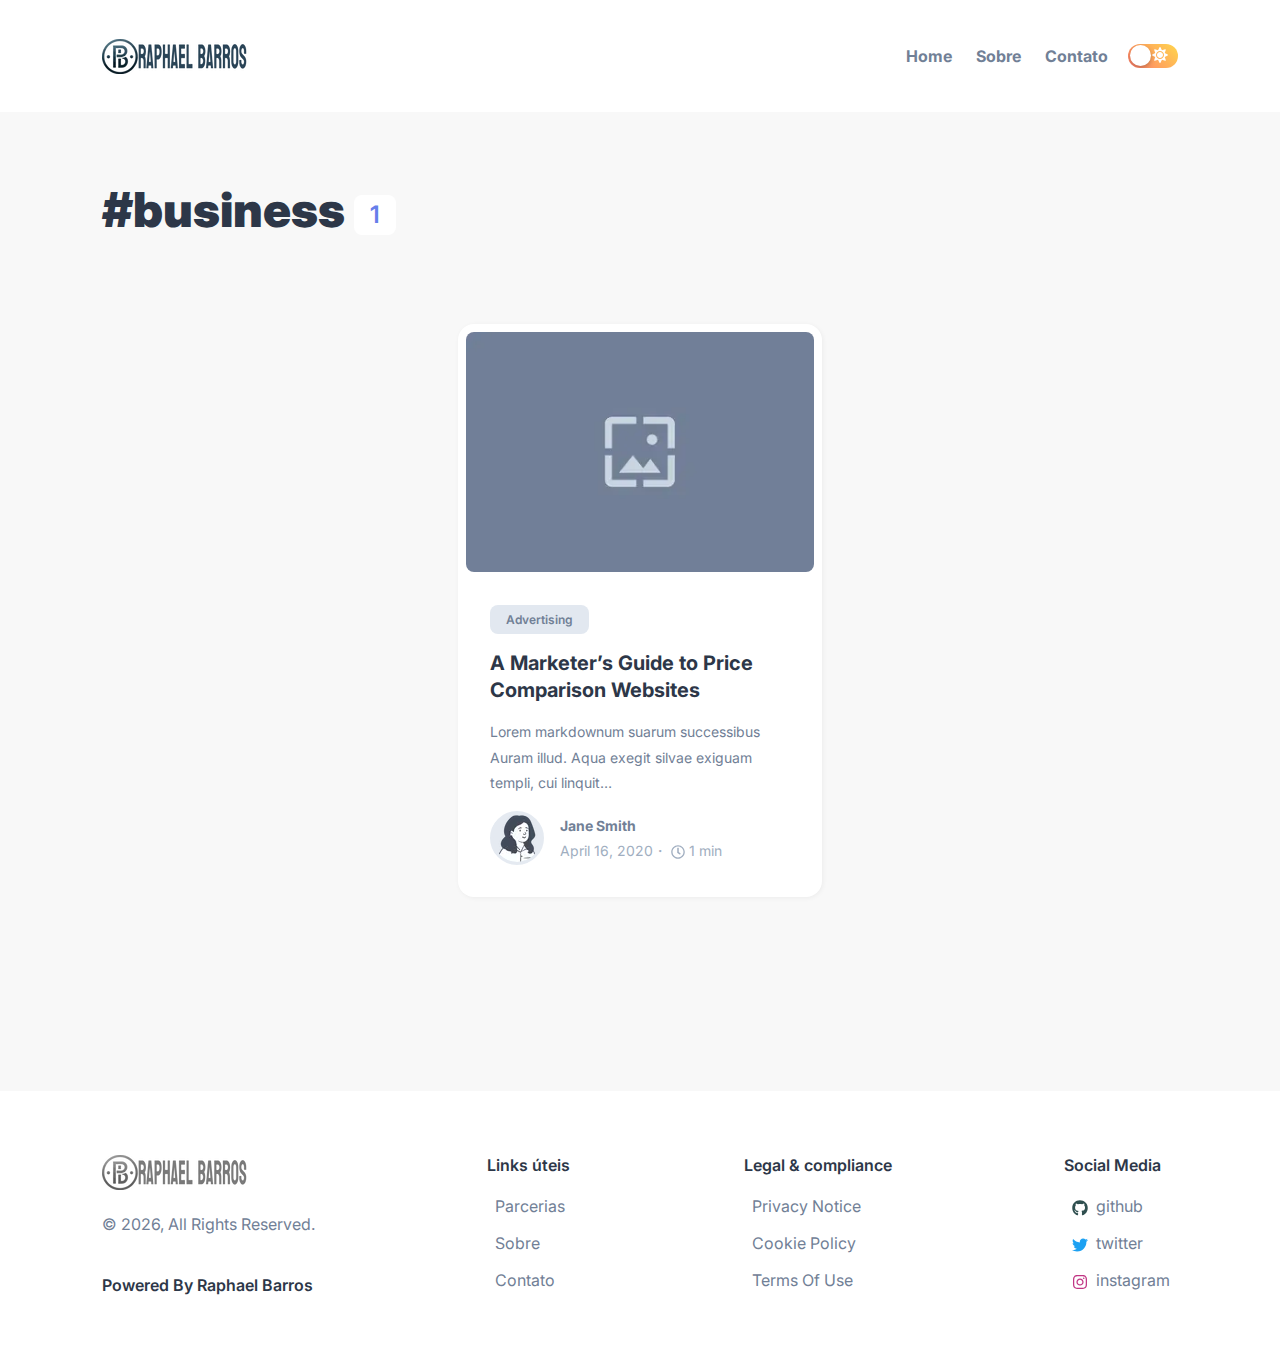
<file: tag/business/index.html>
<!DOCTYPE html><html lang="en"><head><meta charSet="utf-8"/><meta http-equiv="x-ua-compatible" content="ie=edge"/><meta name="viewport" content="width=device-width, initial-scale=1, shrink-to-fit=no"/><meta name="generator" content="Gatsby 5.6.0"/><meta data-react-helmet="true" itemProp="name" content="#business"/><meta data-react-helmet="true" itemProp="description" content="A vida como ela é, a jornada, aprendizados, conquistas, erros de um autodidata empreendedor, Raphael Barros. "/><meta data-react-helmet="true" name="description" content="A vida como ela é, a jornada, aprendizados, conquistas, erros de um autodidata empreendedor, Raphael Barros. "/><meta data-react-helmet="true" property="og:title" content="#business"/><meta data-react-helmet="true" property="og:description" content="A vida como ela é, a jornada, aprendizados, conquistas, erros de um autodidata empreendedor, Raphael Barros. "/><meta data-react-helmet="true" property="og:type" content="website"/><meta data-react-helmet="true" property="og:site_name" content="Raphael Barros"/><meta data-react-helmet="true" property="og:image"/><meta data-react-helmet="true" name="twitter:card" content="summary_large_image"/><meta data-react-helmet="true" name="twitter:site" content="Raphael Barros"/><meta data-react-helmet="true" name="twitter:title" content="#business"/><meta data-react-helmet="true" name="twitter:description" content="A vida como ela é, a jornada, aprendizados, conquistas, erros de um autodidata empreendedor, Raphael Barros. "/><meta data-react-helmet="true" name="twitter:creator" content="https://x.com/raphaelbarrox_"/><meta data-react-helmet="true" name="twitter:image"/><meta name="theme-color" content="#5a67d8"/><style data-href="/styles.03000fb834c382676bf3.css" data-identity="gatsby-global-css">.rc-switch{background-color:#ccc;border:1px solid #ccc;border-radius:20px 20px;box-sizing:border-box;cursor:pointer;display:inline-block;height:22px;line-height:20px;overflow:hidden;padding:0;position:relative;transition:all .3s cubic-bezier(.35,0,.25,1);vertical-align:middle;width:44px}.rc-switch-inner-checked,.rc-switch-inner-unchecked{color:#fff;font-size:12px;position:absolute;top:0;transition:left .3s cubic-bezier(.35,0,.25,1)}.rc-switch-inner-checked{left:-14px}.rc-switch-inner-unchecked{left:24px}.rc-switch:after{animation-duration:.3s;animation-name:rcSwitchOff;animation-timing-function:cubic-bezier(.35,0,.25,1);background-color:#fff;border-radius:50% 50%;box-shadow:0 2px 5px rgba(0,0,0,.26);content:" ";cursor:pointer;height:18px;left:2px;position:absolute;top:1px;transform:scale(1);transition:left .3s cubic-bezier(.35,0,.25,1);width:18px}.rc-switch:hover:after{animation-name:rcSwitchOn;transform:scale(1.1)}.rc-switch:focus{box-shadow:0 0 0 2px #d5f1fd;outline:none}.rc-switch-checked{background-color:#87d068;border:1px solid #87d068}.rc-switch-checked .rc-switch-inner-checked{left:6px}.rc-switch-checked .rc-switch-inner-unchecked{left:44px}.rc-switch-checked:after{left:22px}.rc-switch-disabled{background:#ccc;border-color:#ccc;cursor:no-drop}.rc-switch-disabled:after{animation-name:none;background:#9e9e9e;cursor:no-drop}.rc-switch-disabled:hover:after{animation-name:none;transform:scale(1)}.rc-switch-label{display:inline-block;font-size:14px;line-height:20px;padding-left:10px;pointer-events:none;-webkit-user-select:text;user-select:text;vertical-align:middle;white-space:normal}@keyframes rcSwitchOn{0%{transform:scale(1)}50%{transform:scale(1.25)}to{transform:scale(1.1)}}@keyframes rcSwitchOff{0%{transform:scale(1.1)}to{transform:scale(1)}}@keyframes fadeInUp{0%{opacity:0;transform:translate3d(0,10%,0)}to{opacity:1;transform:translateZ(0)}}@keyframes fadeInDown{0%{opacity:0;transform:translate3d(0,-10%,0)}to{opacity:1;transform:translateZ(0)}}@keyframes fadeInLeft{0%{opacity:0;transform:translate3d(-20%,0,0)}to{opacity:1;transform:translateZ(0)}}@keyframes fadeInRight{0%{opacity:0;transform:translate3d(20%,0,0)}to{opacity:1;transform:translateZ(0)}}@keyframes fadeIn{0%{opacity:0}to{opacity:1}}@media screen and (min-width:768px){.react-reveal{animation-timing-function:cubic-bezier(.77,0,.175,1)}.fadeInUp{animation-name:fadeInUp}.fadeInDown{animation-name:fadeInDown}.fadeInLeft{animation-name:fadeInLeft}.fadeInRight{animation-name:fadeInRight}.fadeIn{animation-name:fadeIn}}@media not screen and (min-width:768px){.react-reveal{opacity:1!important}}.slick-slider{-webkit-touch-callout:none;-webkit-tap-highlight-color:transparent;box-sizing:border-box;touch-action:pan-y;-webkit-user-select:none;user-select:none;-khtml-user-select:none}.slick-list,.slick-slider{display:block;position:relative}.slick-list{margin:0;overflow:hidden;padding:0}.slick-list:focus{outline:none}.slick-list.dragging{cursor:pointer;cursor:hand}.slick-slider .slick-list,.slick-slider .slick-track{transform:translateZ(0)}.slick-track{display:block;left:0;margin-left:auto;margin-right:auto;position:relative;top:0}.slick-track:after,.slick-track:before{content:"";display:table}.slick-track:after{clear:both}.slick-loading .slick-track{visibility:hidden}.slick-slide{display:none;float:left;height:100%;min-height:1px}[dir=rtl] .slick-slide{float:right}.slick-slide img{display:block}.slick-slide.slick-loading img{display:none}.slick-slide.dragging img{pointer-events:none}.slick-initialized .slick-slide{display:block}.slick-loading .slick-slide{visibility:hidden}.slick-vertical .slick-slide{border:1px solid transparent;display:block;height:auto}.slick-arrow.slick-hidden{display:none}.with-animation .slick-slide{opacity:1;transform:scale(1);transform-origin:left;transition:all .6s ease}.with-animation .slick-slide.slick-active+:not(.slick-active){opacity:0;transform:scale(.7)}.slick-next,.slick-prev{position:absolute;top:50%;transform:translateY(-50%);z-index:2}.slick-prev{box-shadow:-1px 1px 3px 0 rgba(1,1,1,.1);left:-15px}.slick-next{box-shadow:1px 1px 3px 0 rgba(1,1,1,.1);right:-15px}.slick-dots{display:block;list-style:none;margin:0;padding:.5rem 0 0;position:absolute;text-align:center;text-align:right;top:-4rem;width:100%}.slick-dots li{cursor:pointer;display:inline-block;margin:0 5px;padding:0;position:relative}.slick-dots li button{background:transparent;background-color:#a0aec0;border:0;border-radius:100%;cursor:pointer;display:block;font-size:0;height:12px;line-height:0px;margin:5px;outline:none;width:12px}.slick-dots li.slick-active button{background-color:#4a5568}</style><style>.gatsby-image-wrapper{position:relative;overflow:hidden}.gatsby-image-wrapper picture.object-fit-polyfill{position:static!important}.gatsby-image-wrapper img{bottom:0;height:100%;left:0;margin:0;max-width:none;padding:0;position:absolute;right:0;top:0;width:100%;object-fit:cover}.gatsby-image-wrapper [data-main-image]{opacity:0;transform:translateZ(0);transition:opacity .25s linear;will-change:opacity}.gatsby-image-wrapper-constrained{display:inline-block;vertical-align:top}</style><noscript><style>.gatsby-image-wrapper noscript [data-main-image]{opacity:1!important}.gatsby-image-wrapper [data-placeholder-image]{opacity:0!important}</style></noscript><script type="module">const e="undefined"!=typeof HTMLImageElement&&"loading"in HTMLImageElement.prototype;e&&document.body.addEventListener("load",(function(e){const t=e.target;if(void 0===t.dataset.mainImage)return;if(void 0===t.dataset.gatsbyImageSsr)return;let a=null,n=t;for(;null===a&&n;)void 0!==n.parentNode.dataset.gatsbyImageWrapper&&(a=n.parentNode),n=n.parentNode;const o=a.querySelector("[data-placeholder-image]"),r=new Image;r.src=t.currentSrc,r.decode().catch((()=>{})).then((()=>{t.style.opacity=1,o&&(o.style.opacity=0,o.style.transition="opacity 500ms linear")}))}),!0);</script><link crossorigin="" href="https://fonts.gstatic.com/" rel="preconnect"/><link crossorigin="" href="https://fonts.googleapis.com/" rel="preconnect"/><title data-react-helmet="true">#business | Raphael Barros</title><link rel="sitemap" type="application/xml" href="/sitemap-index.xml"/><link rel="preconnect" href="https://www.google-analytics.com"/><link rel="dns-prefetch" href="https://www.google-analytics.com"/><link rel="icon" href="/favicon-32x32.png?v=b42d288b8c5a169f8ea286b302e18d45" type="image/png"/><link rel="manifest" href="/manifest.webmanifest" crossorigin="anonymous"/><link rel="apple-touch-icon" sizes="48x48" href="/icons/icon-48x48.png?v=b42d288b8c5a169f8ea286b302e18d45"/><link rel="apple-touch-icon" sizes="72x72" href="/icons/icon-72x72.png?v=b42d288b8c5a169f8ea286b302e18d45"/><link rel="apple-touch-icon" sizes="96x96" href="/icons/icon-96x96.png?v=b42d288b8c5a169f8ea286b302e18d45"/><link rel="apple-touch-icon" sizes="144x144" href="/icons/icon-144x144.png?v=b42d288b8c5a169f8ea286b302e18d45"/><link rel="apple-touch-icon" sizes="192x192" href="/icons/icon-192x192.png?v=b42d288b8c5a169f8ea286b302e18d45"/><link rel="apple-touch-icon" sizes="256x256" href="/icons/icon-256x256.png?v=b42d288b8c5a169f8ea286b302e18d45"/><link rel="apple-touch-icon" sizes="384x384" href="/icons/icon-384x384.png?v=b42d288b8c5a169f8ea286b302e18d45"/><link rel="apple-touch-icon" sizes="512x512" href="/icons/icon-512x512.png?v=b42d288b8c5a169f8ea286b302e18d45"/></head><body><div id="___gatsby"><div style="outline:none" tabindex="-1" id="gatsby-focus-wrapper"><style data-emotion-css="o12to9">body{--theme-ui-colors-text:var(--theme-ui-colors-text,#718096);--theme-ui-colors-article:var(--theme-ui-colors-article,#4a5568);--theme-ui-colors-heading:var(--theme-ui-colors-heading,#2d3748);--theme-ui-colors-alphaLighter:var(--theme-ui-colors-alphaLighter,#ebf4ff);--theme-ui-colors-alphaLight:var(--theme-ui-colors-alphaLight,#a3bffa);--theme-ui-colors-alpha:var(--theme-ui-colors-alpha,#667eea);--theme-ui-colors-alphaDark:var(--theme-ui-colors-alphaDark,#5a67d8);--theme-ui-colors-alphaDarker:var(--theme-ui-colors-alphaDarker,#434190);--theme-ui-colors-betaLighter:var(--theme-ui-colors-betaLighter,#faf5ff);--theme-ui-colors-betaLight:var(--theme-ui-colors-betaLight,#d6bcfa);--theme-ui-colors-beta:var(--theme-ui-colors-beta,#9f7aea);--theme-ui-colors-betaDark:var(--theme-ui-colors-betaDark,#805ad5);--theme-ui-colors-betaDarker:var(--theme-ui-colors-betaDarker,#553c9a);--theme-ui-colors-omegaLighter:var(--theme-ui-colors-omegaLighter,#edf2f7);--theme-ui-colors-omegaLight:var(--theme-ui-colors-omegaLight,#e2e8f0);--theme-ui-colors-omega:var(--theme-ui-colors-omega,#a0aec0);--theme-ui-colors-omegaDark:var(--theme-ui-colors-omegaDark,#718096);--theme-ui-colors-omegaDarker:var(--theme-ui-colors-omegaDarker,#2d3748);--theme-ui-colors-successLight:var(--theme-ui-colors-successLight,#f0fff4);--theme-ui-colors-success:var(--theme-ui-colors-success,#48bb78);--theme-ui-colors-errorLight:var(--theme-ui-colors-errorLight,#fff5f5);--theme-ui-colors-error:var(--theme-ui-colors-error,#f56565);--theme-ui-colors-white:var(--theme-ui-colors-white,#fff);--theme-ui-colors-background:var(--theme-ui-colors-background,#f8f8f8);--theme-ui-colors-contentBg:var(--theme-ui-colors-contentBg,#fff);--theme-ui-colors-headerBg:var(--theme-ui-colors-headerBg,#fff);--theme-ui-colors-footerBg:var(--theme-ui-colors-footerBg,#fff);--theme-ui-colors-mute:var(--theme-ui-colors-mute,#e2e8f0);--theme-ui-colors-highlight:var(--theme-ui-colors-highlight,#edf2f7);color:var(--theme-ui-colors-text,#718096);background-color:var(--theme-ui-colors-background,#f8f8f8);}body.theme-ui-dark{--theme-ui-colors-alphaLighter:var(--theme-ui-colors-modes-dark-alphaLighter,#434190);--theme-ui-colors-alphaLight:var(--theme-ui-colors-modes-dark-alphaLight,#5a67d8);--theme-ui-colors-alphaDark:var(--theme-ui-colors-modes-dark-alphaDark,#a3bffa);--theme-ui-colors-alphaDarker:var(--theme-ui-colors-modes-dark-alphaDarker,#ebf4ff);--theme-ui-colors-betaLighter:var(--theme-ui-colors-modes-dark-betaLighter,#553c9a);--theme-ui-colors-betaLight:var(--theme-ui-colors-modes-dark-betaLight,#805ad5);--theme-ui-colors-betaDark:var(--theme-ui-colors-modes-dark-betaDark,#d6bcfa);--theme-ui-colors-betaDarker:var(--theme-ui-colors-modes-dark-betaDarker,#faf5ff);--theme-ui-colors-omegaLighter:var(--theme-ui-colors-modes-dark-omegaLighter,#2d3748);--theme-ui-colors-omegaLight:var(--theme-ui-colors-modes-dark-omegaLight,#718096);--theme-ui-colors-omegaDark:var(--theme-ui-colors-modes-dark-omegaDark,#e2e8f0);--theme-ui-colors-omegaDarker:var(--theme-ui-colors-modes-dark-omegaDarker,#edf2f7);--theme-ui-colors-text:var(--theme-ui-colors-modes-dark-text,#cbd5e0);--theme-ui-colors-article:var(--theme-ui-colors-modes-dark-article,#e2e8f0);--theme-ui-colors-heading:var(--theme-ui-colors-modes-dark-heading,#edf2f7);--theme-ui-colors-background:var(--theme-ui-colors-modes-dark-background,#1a202c);--theme-ui-colors-contentBg:var(--theme-ui-colors-modes-dark-contentBg,#2d3748);--theme-ui-colors-headerBg:var(--theme-ui-colors-modes-dark-headerBg,#2d3748);--theme-ui-colors-footerBg:var(--theme-ui-colors-modes-dark-footerBg,#2d3748);--theme-ui-colors-mute:var(--theme-ui-colors-modes-dark-mute,#718096);}</style><style data-emotion-css="wxng5j">*{box-sizing:border-box;}body{margin:0;font-family:'Inter',sans-serif;font-size:1rem;font-weight:normal;line-height:1.8;-webkit-font-smoothing:antialiased;-webkit-text-decoration:none;text-decoration:none;}</style><style data-emotion-css="130izn8">.css-130izn8{box-sizing:border-box;margin:0;min-width:0;-webkit-flex-direction:column;-ms-flex-direction:column;flex-direction:column;height:100vh;display:-webkit-box;display:-webkit-flex;display:-ms-flexbox;display:flex;}</style><div class="css-130izn8"><style data-emotion-css="166sefx">html{font-size:85%;-webkit-scroll-behavior:smooth;-moz-scroll-behavior:smooth;-ms-scroll-behavior:smooth;scroll-behavior:smooth;}@media screen and (min-width:640px){html{font-size:90%;}}@media screen and (min-width:768px){html{font-size:95%;}}@media screen and (min-width:1024px){html{font-size:100%;}}::selection{color:var(--theme-ui-colors-white,#fff);background:var(--theme-ui-colors-omegaDark,#718096);}</style><style data-emotion-css="8quyoq">.css-8quyoq{box-sizing:border-box;margin:0;min-width:0;position:relative;background-color:var(--theme-ui-colors-headerBg,#fff);}</style><div class="css-8quyoq"><style data-emotion-css="1s3ligh">.css-1s3ligh{box-sizing:border-box;margin:0;min-width:0;width:100%;max-width:1140px;margin-left:auto;margin-right:auto;padding-left:1rem;padding-right:1rem;position:relative;z-index:10;}@media screen and (min-width:640px){.css-1s3ligh{padding-left:2rem;padding-right:2rem;}}</style><div class="css-1s3ligh"><style data-emotion-css="16oqm0b">.css-16oqm0b{box-sizing:border-box;margin:0;min-width:0;-webkit-box-pack:justify;-webkit-justify-content:space-between;-ms-flex-pack:justify;justify-content:space-between;-webkit-align-items:center;-webkit-box-align:center;-ms-flex-align:center;align-items:center;height:6rem;padding-top:1rem;padding-bottom:1rem;display:-webkit-box;display:-webkit-flex;display:-ms-flexbox;display:flex;}@media screen and (min-width:640px){.css-16oqm0b{height:7rem;padding-top:2rem;padding-bottom:2rem;}}</style><div class="css-16oqm0b"><style data-emotion-css="1q5edj3">.css-1q5edj3{box-sizing:border-box;margin:0;min-width:0;-webkit-flex-basis:100%;-ms-flex-preferred-size:100%;flex-basis:100%;}@media screen and (min-width:768px){.css-1q5edj3{-webkit-flex-basis:33.333333%;-ms-flex-preferred-size:33.333333%;flex-basis:33.333333%;}}</style><div class="css-1q5edj3"><style data-emotion-css="1j6pvph">.css-1j6pvph{box-sizing:border-box;margin:0;min-width:0;font-family:'Inter',sans-serif;font-weight:bold;line-height:1.33;display:block;color:var(--theme-ui-colors-heading,#2d3748);font-weight:bold;-webkit-text-decoration:none;text-decoration:none;margin-bottom:1rem;font-size:1.5rem;margin:0;}</style><a alt="Raphael Barros" aria-label="Raphael Barros" class="css-1j6pvph" href="/"><div data-gatsby-image-wrapper="" style="vertical-align:middle" class="gatsby-image-wrapper gatsby-image-wrapper-constrained"><div style="max-width:150px;display:block"><img alt="" role="presentation" aria-hidden="true" src="data:image/svg+xml;charset=utf-8,%3Csvg%20height=&#x27;35&#x27;%20width=&#x27;150&#x27;%20xmlns=&#x27;http://www.w3.org/2000/svg&#x27;%20version=&#x27;1.1&#x27;%3E%3C/svg%3E" style="max-width:100%;display:block;position:static"/></div><div aria-hidden="true" data-placeholder-image="" style="opacity:1;transition:opacity 500ms linear"></div><picture><source type="image/webp" srcSet="/static/8cee5cd95278dc5167c6cfb72acf5fe1/67108/logo.webp 38w,/static/8cee5cd95278dc5167c6cfb72acf5fe1/38397/logo.webp 75w,/static/8cee5cd95278dc5167c6cfb72acf5fe1/edeef/logo.webp 150w,/static/8cee5cd95278dc5167c6cfb72acf5fe1/471f0/logo.webp 300w" sizes="(min-width: 150px) 150px, 100vw"/><img data-gatsby-image-ssr="" data-main-image="" style="opacity:0" sizes="(min-width: 150px) 150px, 100vw" decoding="async" loading="eager" src="/static/8cee5cd95278dc5167c6cfb72acf5fe1/a15e9/logo.png" srcSet="/static/8cee5cd95278dc5167c6cfb72acf5fe1/6e6b3/logo.png 38w,/static/8cee5cd95278dc5167c6cfb72acf5fe1/7e8ff/logo.png 75w,/static/8cee5cd95278dc5167c6cfb72acf5fe1/a15e9/logo.png 150w,/static/8cee5cd95278dc5167c6cfb72acf5fe1/86eb4/logo.png 300w" alt="Raphael Barros"/></picture><noscript><picture><source type="image/webp" srcSet="/static/8cee5cd95278dc5167c6cfb72acf5fe1/67108/logo.webp 38w,/static/8cee5cd95278dc5167c6cfb72acf5fe1/38397/logo.webp 75w,/static/8cee5cd95278dc5167c6cfb72acf5fe1/edeef/logo.webp 150w,/static/8cee5cd95278dc5167c6cfb72acf5fe1/471f0/logo.webp 300w" sizes="(min-width: 150px) 150px, 100vw"/><img data-gatsby-image-ssr="" data-main-image="" style="opacity:0" sizes="(min-width: 150px) 150px, 100vw" decoding="async" loading="eager" src="/static/8cee5cd95278dc5167c6cfb72acf5fe1/a15e9/logo.png" srcSet="/static/8cee5cd95278dc5167c6cfb72acf5fe1/6e6b3/logo.png 38w,/static/8cee5cd95278dc5167c6cfb72acf5fe1/7e8ff/logo.png 75w,/static/8cee5cd95278dc5167c6cfb72acf5fe1/a15e9/logo.png 150w,/static/8cee5cd95278dc5167c6cfb72acf5fe1/86eb4/logo.png 300w" alt="Raphael Barros"/></picture></noscript><script type="module">const t="undefined"!=typeof HTMLImageElement&&"loading"in HTMLImageElement.prototype;if(t){const t=document.querySelectorAll("img[data-main-image]");for(let e of t){e.dataset.src&&(e.setAttribute("src",e.dataset.src),e.removeAttribute("data-src")),e.dataset.srcset&&(e.setAttribute("srcset",e.dataset.srcset),e.removeAttribute("data-srcset"));const t=e.parentNode.querySelectorAll("source[data-srcset]");for(let e of t)e.setAttribute("srcset",e.dataset.srcset),e.removeAttribute("data-srcset");e.complete&&(e.style.opacity=1,e.parentNode.parentNode.querySelector("[data-placeholder-image]").style.opacity=0)}}</script></div></a></div><style data-emotion-css="163yhbe">.css-163yhbe{box-sizing:border-box;margin:0;min-width:0;-webkit-flex-basis:auto;-ms-flex-preferred-size:auto;flex-basis:auto;min-width:auto;-webkit-order:3;-ms-flex-order:3;order:3;margin-left:1rem;margin-right:1rem;}@media screen and (min-width:768px){.css-163yhbe{-webkit-flex-basis:33.333333%;-ms-flex-preferred-size:33.333333%;flex-basis:33.333333%;-webkit-order:unset;-ms-flex-order:unset;order:unset;}}</style><div class="css-163yhbe"></div><style data-emotion-css="td4tiv">.css-td4tiv{box-sizing:border-box;margin:0;min-width:0;-webkit-flex-basis:auto;-ms-flex-preferred-size:auto;flex-basis:auto;min-width:auto;-webkit-order:4;-ms-flex-order:4;order:4;}@media screen and (min-width:768px){.css-td4tiv{-webkit-flex-basis:33.333333%;-ms-flex-preferred-size:33.333333%;flex-basis:33.333333%;-webkit-order:unset;-ms-flex-order:unset;order:unset;}}</style><div class="css-td4tiv"><style data-emotion-css="mzyruo">.css-mzyruo{box-sizing:border-box;margin:0;min-width:0;display:none;}@media screen and (min-width:768px){.css-mzyruo{display:block;}}</style><div class="css-mzyruo"><style data-emotion-css="yo0yuz">.css-yo0yuz{box-sizing:border-box;margin:0;min-width:0;-webkit-flex-direction:row;-ms-flex-direction:row;flex-direction:row;-webkit-box-pack:end;-webkit-justify-content:flex-end;-ms-flex-pack:end;justify-content:flex-end;-webkit-flex-wrap:wrap;-ms-flex-wrap:wrap;flex-wrap:wrap;display:-webkit-box;display:-webkit-flex;display:-ms-flexbox;display:flex;}</style><div class="css-yo0yuz"><style data-emotion-css="f5zorj">.css-f5zorj{box-sizing:border-box;margin:0;min-width:0;color:inherit;-webkit-text-decoration:none;text-decoration:none;font-weight:700;display:inline-block;color:var(--theme-ui-colors-omegaDark,#718096);-webkit-text-decoration:none;text-decoration:none;-webkit-user-select:none;-moz-user-select:none;-ms-user-select:none;user-select:none;padding:0.25rem;margin:0;margin-left:0.5rem;margin-right:0.5rem;}.css-f5zorj:hover,.css-f5zorj:focus,.css-f5zorj.active{color:primary;}.css-f5zorj:visited{color:var(--theme-ui-colors-omegaDark,#718096);}.css-f5zorj:hover{color:var(--theme-ui-colors-alpha,#667eea);}.css-f5zorj svg{display:block;margin-left:auto;margin-right:auto;margin-bottom:0.25rem;}</style><a class="css-f5zorj" href="/">Home</a><a class="css-f5zorj" href="/about/">Sobre</a><a class="css-f5zorj" href="/contact/">Contato</a></div></div><style data-emotion-css="13pi9m9">.css-13pi9m9{box-sizing:border-box;margin:0;min-width:0;display:block;}@media screen and (min-width:768px){.css-13pi9m9{display:none;}}</style><div class="css-13pi9m9"><style data-emotion-css="1xw2bw6">.css-1xw2bw6{box-sizing:border-box;margin:0;min-width:0;-webkit-appearance:none;-moz-appearance:none;appearance:none;display:-webkit-inline-box;display:-webkit-inline-flex;display:-ms-inline-flexbox;display:inline-flex;-webkit-align-items:center;-webkit-box-align:center;-ms-flex-align:center;align-items:center;-webkit-box-pack:center;-webkit-justify-content:center;-ms-flex-pack:center;justify-content:center;padding:0.25rem;width:32px;height:32px;color:inherit;background-color:transparent;border:none;border-radius:4px;display:inline-block;min-width:auto;-webkit-align-items:center;-webkit-box-align:center;-ms-flex-align:center;align-items:center;-webkit-box-pack:space-evenly;-webkit-justify-content:space-evenly;-ms-flex-pack:space-evenly;justify-content:space-evenly;outline:0;-webkit-user-select:none;-moz-user-select:none;-ms-user-select:none;user-select:none;-webkit-tap-highlight-color:transparent;-webkit-touch-callout:none;-webkit-user-select:none;-khtml-user-select:none;-moz-user-select:none;-ms-user-select:none;border-radius:9999px;cursor:pointer;border-width:3px;border-style:solid;-webkit-transition:all 250ms ease;transition:all 250ms ease;box-sizing:initial;color:var(--theme-ui-colors-omega,#a0aec0);border-color:transparent;vertical-align:middle;width:24px;height:24px;padding:0.5rem;background-color:var(--theme-ui-colors-omegaLighter,#edf2f7);-webkit-transition:left 0.3s cubic-bezier(0.78,0.14,0.15,0.86);transition:left 0.3s cubic-bezier(0.78,0.14,0.15,0.86);left:-2rem;}.css-1xw2bw6 +a,.css-1xw2bw6 + button{margin-left:0.5rem;}.css-1xw2bw6 svg{width:24px;height:24px;}@media (hover:hover) and (pointer:fine){.css-1xw2bw6:hover{background-color:var(--theme-ui-colors-alpha,#667eea);color:var(--theme-ui-colors-white,#fff);}.css-1xw2bw6:hover svg{fill:var(--theme-ui-colors-white,#fff);}}.css-1xw2bw6:before{display:none;}@media screen and (min-width:768px){.css-1xw2bw6{display:none;}}</style><button aria-label="Menu" class="css-1xw2bw6"><svg stroke="currentColor" fill="currentColor" stroke-width="0" viewBox="0 0 448 512" height="1em" width="1em" xmlns="http://www.w3.org/2000/svg"><path d="M16 132h416c8.837 0 16-7.163 16-16V76c0-8.837-7.163-16-16-16H16C7.163 60 0 67.163 0 76v40c0 8.837 7.163 16 16 16zm0 160h416c8.837 0 16-7.163 16-16v-40c0-8.837-7.163-16-16-16H16c-8.837 0-16 7.163-16 16v40c0 8.837 7.163 16 16 16zm0 160h416c8.837 0 16-7.163 16-16v-40c0-8.837-7.163-16-16-16H16c-8.837 0-16 7.163-16 16v40c0 8.837 7.163 16 16 16z"></path></svg></button><style data-emotion-css="ifm721">.css-ifm721{box-sizing:border-box;margin:0;min-width:0;position:fixed;top:0;right:0;-webkit-transform:translate(100%,0);-ms-transform:translate(100%,0);transform:translate(100%,0);width:75%;height:100vh;background-color:var(--theme-ui-colors-contentBg,#fff);-webkit-transition:all .5s cubic-bezier(.77,0,.175,1);transition:all .5s cubic-bezier(.77,0,.175,1);z-index:99;}.css-ifm721 open{-webkit-transform:translate(0,0);-ms-transform:translate(0,0);transform:translate(0,0);box-shadow:0 0 45px 0 rgba(0,0,0,.25);}</style><div class="css-ifm721"><style data-emotion-css="kovx41">.css-kovx41{box-sizing:border-box;margin:0;min-width:0;position:relative;height:100%;z-index:2;background-color:var(--theme-ui-colors-contentBg,#fff);overflow-y:scroll;font-size:1.25rem;padding:4rem;}</style><div class="css-kovx41"></div></div><style data-emotion-css="1ylv1n">.css-1ylv1n{box-sizing:border-box;margin:0;min-width:0;position:fixed;top:0;right:100%;width:100%;height:100%;background-color:#222;opacity:0;-webkit-transition:opacity .5s cubic-bezier(.77,0,.175,1);transition:opacity .5s cubic-bezier(.77,0,.175,1);z-index:90;}</style><div class="css-1ylv1n"></div></div></div><style data-emotion-css="w1ne5u">.css-w1ne5u{box-sizing:border-box;margin:0;min-width:0;min-width:auto;-webkit-order:2;-ms-flex-order:2;order:2;}@media screen and (min-width:768px){.css-w1ne5u{-webkit-order:unset;-ms-flex-order:unset;order:unset;}}</style><div class="css-w1ne5u"><style data-emotion-css="vurnku">.css-vurnku{box-sizing:border-box;margin:0;min-width:0;}</style><div class="css-vurnku"><style data-emotion-css="ipwkuf">.css-ipwkuf{box-sizing:border-box;margin:0;min-width:0;-webkit-appearance:none;-moz-appearance:none;appearance:none;display:-webkit-inline-box;display:-webkit-inline-flex;display:-ms-inline-flexbox;display:inline-flex;-webkit-align-items:center;-webkit-box-align:center;-ms-flex-align:center;align-items:center;-webkit-box-pack:center;-webkit-justify-content:center;-ms-flex-pack:center;justify-content:center;padding:0.25rem;width:32px;height:32px;color:inherit;background-color:transparent;border:none;border-radius:4px;display:inline-block;min-width:auto;-webkit-align-items:center;-webkit-box-align:center;-ms-flex-align:center;align-items:center;-webkit-box-pack:space-evenly;-webkit-justify-content:space-evenly;-ms-flex-pack:space-evenly;justify-content:space-evenly;outline:0;-webkit-user-select:none;-moz-user-select:none;-ms-user-select:none;user-select:none;-webkit-tap-highlight-color:transparent;-webkit-touch-callout:none;-webkit-user-select:none;-khtml-user-select:none;-moz-user-select:none;-ms-user-select:none;border-radius:9999px;cursor:pointer;border-width:3px;border-style:solid;-webkit-transition:all 250ms ease;transition:all 250ms ease;box-sizing:initial;color:var(--theme-ui-colors-omega,#a0aec0);border-color:transparent;vertical-align:middle;width:24px;height:24px;padding:0.5rem;background-color:var(--theme-ui-colors-omegaLighter,#edf2f7);display:block;}.css-ipwkuf +a,.css-ipwkuf + button{margin-left:0.5rem;}.css-ipwkuf svg{width:24px;height:24px;}@media (hover:hover) and (pointer:fine){.css-ipwkuf:hover{background-color:var(--theme-ui-colors-alpha,#667eea);color:var(--theme-ui-colors-white,#fff);}.css-ipwkuf:hover svg{fill:var(--theme-ui-colors-white,#fff);}}.css-ipwkuf:before{display:none;}@media screen and (min-width:768px){.css-ipwkuf{display:none;}}</style><button aria-label="Toggle dark mode" class="css-ipwkuf"><svg stroke="currentColor" fill="currentColor" stroke-width="0" viewBox="0 0 512 512" height="1em" width="1em" xmlns="http://www.w3.org/2000/svg"><path d="M256 160c-52.9 0-96 43.1-96 96s43.1 96 96 96 96-43.1 96-96-43.1-96-96-96zm246.4 80.5l-94.7-47.3 33.5-100.4c4.5-13.6-8.4-26.5-21.9-21.9l-100.4 33.5-47.4-94.8c-6.4-12.8-24.6-12.8-31 0l-47.3 94.7L92.7 70.8c-13.6-4.5-26.5 8.4-21.9 21.9l33.5 100.4-94.7 47.4c-12.8 6.4-12.8 24.6 0 31l94.7 47.3-33.5 100.5c-4.5 13.6 8.4 26.5 21.9 21.9l100.4-33.5 47.3 94.7c6.4 12.8 24.6 12.8 31 0l47.3-94.7 100.4 33.5c13.6 4.5 26.5-8.4 21.9-21.9l-33.5-100.4 94.7-47.3c13-6.5 13-24.7.2-31.1zm-155.9 106c-49.9 49.9-131.1 49.9-181 0-49.9-49.9-49.9-131.1 0-181 49.9-49.9 131.1-49.9 181 0 49.9 49.9 49.9 131.1 0 181z"></path></svg></button><style data-emotion-css="cqu7wq">.css-cqu7wq{display:none;}@media screen and (min-width:768px){.css-cqu7wq{display:block;}}.css-cqu7wq.rc-switch{background:linear-gradient(45deg,#FF7D6B,#FFD64C);border:0;width:50px;height:24px;}.css-cqu7wq.rc-switch:focus{box-shadow:none;}.css-cqu7wq.rc-switch-checked{background:linear-gradient(45deg,#3366FF,#AC15B8);border:0;}.css-cqu7wq.rc-switch:after{width:21px;height:21px;}.css-cqu7wq.rc-switch-checked:after{left:auto;right:2px;}.css-cqu7wq .rc-switch-inner{font-size:unset;top:1px;left:26px;}.css-cqu7wq.rc-switch-checked .rc-switch-inner{left:7px;}</style><button aria-label="Toggle dark mode" type="button" role="switch" aria-checked="false" class="rc-switch css-cqu7wq"><span class="rc-switch-inner"><span class="rc-switch-inner-checked"><style data-emotion-css="uk6cul">.css-uk6cul{vertical-align:middle;}</style><svg stroke="currentColor" fill="currentColor" stroke-width="0" viewBox="0 0 512 512" class="css-uk6cul" height="16" width="16" xmlns="http://www.w3.org/2000/svg"><path d="M283.211 512c78.962 0 151.079-35.925 198.857-94.792 7.068-8.708-.639-21.43-11.562-19.35-124.203 23.654-238.262-71.576-238.262-196.954 0-72.222 38.662-138.635 101.498-174.394 9.686-5.512 7.25-20.197-3.756-22.23A258.156 258.156 0 0 0 283.211 0c-141.309 0-256 114.511-256 256 0 141.309 114.511 256 256 256z"></path></svg></span><span class="rc-switch-inner-unchecked"><svg stroke="currentColor" fill="currentColor" stroke-width="0" viewBox="0 0 512 512" class="css-uk6cul" height="16" width="16" xmlns="http://www.w3.org/2000/svg"><path d="M256 160c-52.9 0-96 43.1-96 96s43.1 96 96 96 96-43.1 96-96-43.1-96-96-96zm246.4 80.5l-94.7-47.3 33.5-100.4c4.5-13.6-8.4-26.5-21.9-21.9l-100.4 33.5-47.4-94.8c-6.4-12.8-24.6-12.8-31 0l-47.3 94.7L92.7 70.8c-13.6-4.5-26.5 8.4-21.9 21.9l33.5 100.4-94.7 47.4c-12.8 6.4-12.8 24.6 0 31l94.7 47.3-33.5 100.5c-4.5 13.6 8.4 26.5 21.9 21.9l100.4-33.5 47.3 94.7c6.4 12.8 24.6 12.8 31 0l47.3-94.7 100.4 33.5c13.6 4.5 26.5-8.4 21.9-21.9l-33.5-100.4 94.7-47.3c13-6.5 13-24.7.2-31.1zm-155.9 106c-49.9 49.9-131.1 49.9-181 0-49.9-49.9-49.9-131.1 0-181 49.9-49.9 131.1-49.9 181 0 49.9 49.9 49.9 131.1 0 181z"></path></svg></span></span></button></div></div></div></div></div><style data-emotion-css="1qe1pxe">.css-1qe1pxe{box-sizing:border-box;margin:0;min-width:0;-webkit-flex:1 1 auto;-ms-flex:1 1 auto;flex:1 1 auto;}</style><div class="css-1qe1pxe"><style data-emotion-css="1b24wpc">.css-1b24wpc{box-sizing:border-box;margin:0;min-width:0;min-width:auto;border-top-style:solid;border-top-color:transparent;border-top-width:2px;height:0;margin-top:1rem;margin-bottom:1rem;}@media screen and (min-width:640px){.css-1b24wpc{margin-top:2rem;margin-bottom:2rem;}}</style><div class="css-1b24wpc"></div><style data-emotion-css="bh18vc">.css-bh18vc{box-sizing:border-box;margin:0;min-width:0;width:100%;max-width:1140px;margin-left:auto;margin-right:auto;max-width:1140px;padding-left:1rem;padding-right:1rem;}@media screen and (min-width:640px){.css-bh18vc{padding-left:2rem;padding-right:2rem;}}</style><div class="css-bh18vc"><style data-emotion-css="4p9r15">.css-4p9r15{box-sizing:border-box;margin:0;min-width:0;width:100%;max-width:1140px;margin-left:auto;margin-right:auto;max-width:none;}</style><div class="css-4p9r15"><style data-emotion-css="4cffwv">.css-4cffwv{box-sizing:border-box;margin:0;min-width:0;display:-webkit-box;display:-webkit-flex;display:-ms-flexbox;display:flex;}</style><div class="css-4cffwv"><div><style data-emotion-css="19bg7qi">.css-19bg7qi{box-sizing:border-box;margin:0;min-width:0;font-family:'Inter',sans-serif;font-weight:bold;line-height:1.33;display:block;color:var(--theme-ui-colors-heading,#2d3748);font-weight:900;-webkit-text-decoration:none;text-decoration:none;margin-bottom:1rem;font-size:1.875rem;}@media screen and (min-width:640px){.css-19bg7qi{font-size:2.25rem;}}@media screen and (min-width:1024px){.css-19bg7qi{font-size:3rem;}}</style><h1 class="css-19bg7qi">#business<!-- --> <style data-emotion-css="z6qugz">.css-z6qugz{box-sizing:border-box;margin:0;min-width:0;display:inline-block;vertical-align:baseline;font-size:0.75rem;font-weight:700;white-space:nowrap;padding-left:0.25rem;padding-right:0.25rem;border-radius:2px;color:var(--theme-ui-colors-white,#fff);background-color:primary;display:inline-block;border-radius:0.5rem;-webkit-text-decoration:none;text-decoration:none;font-weight:600;vertical-align:middle;padding-left:1rem;padding-right:1rem;padding-top:0.25rem;padding-bottom:0.25rem;-webkit-transition:all 250ms ease;transition:all 250ms ease;background-color:var(--theme-ui-colors-white,#fff);color:var(--theme-ui-colors-alpha,#667eea);font-size:1.5rem;}.css-z6qugz:hover{background-color:var(--theme-ui-colors-alpha,#667eea);color:var(--theme-ui-colors-white,#fff);}</style><div class="css-z6qugz"> <!-- -->1</div></h1></div></div></div></div><div class="css-1b24wpc"></div><div class="css-bh18vc"><div class="css-4p9r15"><div class="css-4cffwv"><style data-emotion-css="1o15qec">.css-1o15qec{box-sizing:border-box;margin:0;min-width:0;width:100%;max-width:1140px;margin-left:auto;margin-right:auto;-webkit-flex:1;-ms-flex:1;flex:1;margin-left:0;}</style><div class="css-1o15qec"><style data-emotion-css="1rgegro">.css-1rgegro{box-sizing:border-box;margin:0;min-width:0;display:-webkit-box;display:-webkit-flex;display:-ms-flexbox;display:flex;-webkit-flex-wrap:wrap;-ms-flex-wrap:wrap;flex-wrap:wrap;margin:-0.5rem;}.css-1rgegro .blog_card{max-width:none;-webkit-box-flex:1;-webkit-flex-grow:1;-ms-flex-positive:1;flex-grow:1;padding:0.5rem;}@media screen and (min-width:640px){.css-1rgegro{display:-webkit-box;display:-webkit-flex;display:-ms-flexbox;display:flex;-webkit-flex-wrap:wrap;-ms-flex-wrap:wrap;flex-wrap:wrap;-webkit-box-pack:center;-webkit-justify-content:center;-ms-flex-pack:center;justify-content:center;margin:-0.5rem;}.css-1rgegro .blog_card{min-width:18rem;max-width:380px;-webkit-box-flex:1;-webkit-flex-grow:1;-ms-flex-positive:1;flex-grow:1;padding:0.5rem;}}</style><div class="css-1rgegro"><style data-emotion-css="iackul">.css-iackul{box-sizing:border-box;margin:0;min-width:0;-webkit-flex-basis:100%;-ms-flex-preferred-size:100%;flex-basis:100%;}@media screen and (min-width:640px){.css-iackul{-webkit-flex-basis:50%;-ms-flex-preferred-size:50%;flex-basis:50%;}}@media screen and (min-width:768px){.css-iackul{-webkit-flex-basis:33.333333%;-ms-flex-preferred-size:33.333333%;flex-basis:33.333333%;}}@media screen and (min-width:1024px){.css-iackul{-webkit-flex-basis:33.333333%;-ms-flex-preferred-size:33.333333%;flex-basis:33.333333%;}}</style><div class="blog_card css-iackul"><style data-emotion-css="1jnxsjy">.css-1jnxsjy{box-sizing:border-box;margin:0;min-width:0;background-color:var(--theme-ui-colors-contentBg,#fff);border-radius:1rem;-webkit-transition: -webkit-transform 250ms ease, box-shadow 250ms ease, color 250ms ease;-webkit-transition: transform 250ms ease, box-shadow 250ms ease, color 250ms ease;transition: transform 250ms ease, box-shadow 250ms ease, color 250ms ease;box-shadow:1px 1px 5px 0 rgba(1,1,1,.05);overflow:hidden;height:100%;}@media (hover:hover) and (pointer:fine){.css-1jnxsjy:hover{-webkit-transform:translateY(-0.25rem);-ms-transform:translateY(-0.25rem);transform:translateY(-0.25rem);box-shadow: 0px 2px 4px rgba(46,41,51,0.08), 0px 5px 10px rgba(71,63,79,0.16);}}</style><div class="css-1jnxsjy"><style data-emotion-css="1cl0udp">.css-1cl0udp{box-sizing:border-box;margin:0;min-width:0;-webkit-align-items:stretch;-webkit-box-align:stretch;-ms-flex-align:stretch;align-items:stretch;height:100%;-webkit-flex-direction:row;-ms-flex-direction:row;flex-direction:row;display:-webkit-box;display:-webkit-flex;display:-ms-flexbox;display:flex;}@media screen and (min-width:640px){.css-1cl0udp{-webkit-flex-direction:column;-ms-flex-direction:column;flex-direction:column;}}</style><article class="css-1cl0udp"><style data-emotion-css="1bzi38c">.css-1bzi38c{-webkit-user-select:none;-moz-user-select:none;-ms-user-select:none;user-select:none;text-align:center;position:relative;display:block;}</style><style data-emotion-css="wkb48a">.css-wkb48a{box-sizing:border-box;margin:0;min-width:0;color:var(--theme-ui-colors-alpha,#667eea);-webkit-text-decoration:none;text-decoration:none;-webkit-user-select:none;-moz-user-select:none;-ms-user-select:none;user-select:none;-webkit-flex-basis:33.333333%;-ms-flex-preferred-size:33.333333%;flex-basis:33.333333%;margin:0.5rem;margin-right:0;-webkit-user-select:none;-moz-user-select:none;-ms-user-select:none;user-select:none;text-align:center;position:relative;display:block;}.css-wkb48a:visited{color:var(--theme-ui-colors-alpha,#667eea);}.css-wkb48a:hover{color:var(--theme-ui-colors-alphaDark,#5a67d8);}@media screen and (min-width:640px){.css-wkb48a{-webkit-flex-basis:0;-ms-flex-preferred-size:0;flex-basis:0;margin:0.5rem;margin-bottom:0;}}</style><a aria-label="A Marketer’s Guide to Price Comparison Websites" class="css-wkb48a" href="/a-marketers-guide-to-price-comparison-websites/"><style data-emotion-css="1lstx0o">.css-1lstx0o{height:100%;vertical-align:middle;min-height:8.3rem;max-height:none;}.css-1lstx0o img{border-radius:0.5rem;}@media screen and (min-width:640px){.css-1lstx0o{min-height:8.3rem;max-height:15rem;}.css-1lstx0o img{border-radius:0.5rem;object-fit:none;}}</style><div data-gatsby-image-wrapper="" class="gatsby-image-wrapper gatsby-image-wrapper-constrained css-1lstx0o"><div style="max-width:380px;display:block"><img alt="" role="presentation" aria-hidden="true" src="data:image/svg+xml;charset=utf-8,%3Csvg%20height=&#x27;290&#x27;%20width=&#x27;380&#x27;%20xmlns=&#x27;http://www.w3.org/2000/svg&#x27;%20version=&#x27;1.1&#x27;%3E%3C/svg%3E" style="max-width:100%;display:block;position:static"/></div><div aria-hidden="true" data-placeholder-image="" style="opacity:1;transition:opacity 500ms linear;background-color:#787898;position:absolute;top:0;left:0;bottom:0;right:0"></div><picture><source type="image/webp" data-srcset="/static/a381cbe123484c239b97a005d5ce4a00/228d6/image.webp 190w,/static/a381cbe123484c239b97a005d5ce4a00/6b99c/image.webp 380w" sizes="(min-width: 380px) 380px, 100vw"/><img data-gatsby-image-ssr="" data-main-image="" style="opacity:0" sizes="(min-width: 380px) 380px, 100vw" decoding="async" loading="lazy" data-src="/static/a381cbe123484c239b97a005d5ce4a00/144fe/image.jpg" data-srcset="/static/a381cbe123484c239b97a005d5ce4a00/9d7b9/image.jpg 190w,/static/a381cbe123484c239b97a005d5ce4a00/144fe/image.jpg 380w" alt="A Marketer’s Guide to Price Comparison Websites"/></picture><noscript><picture><source type="image/webp" srcSet="/static/a381cbe123484c239b97a005d5ce4a00/228d6/image.webp 190w,/static/a381cbe123484c239b97a005d5ce4a00/6b99c/image.webp 380w" sizes="(min-width: 380px) 380px, 100vw"/><img data-gatsby-image-ssr="" data-main-image="" style="opacity:0" sizes="(min-width: 380px) 380px, 100vw" decoding="async" loading="lazy" src="/static/a381cbe123484c239b97a005d5ce4a00/144fe/image.jpg" srcSet="/static/a381cbe123484c239b97a005d5ce4a00/9d7b9/image.jpg 190w,/static/a381cbe123484c239b97a005d5ce4a00/144fe/image.jpg 380w" alt="A Marketer’s Guide to Price Comparison Websites"/></picture></noscript><script type="module">const t="undefined"!=typeof HTMLImageElement&&"loading"in HTMLImageElement.prototype;if(t){const t=document.querySelectorAll("img[data-main-image]");for(let e of t){e.dataset.src&&(e.setAttribute("src",e.dataset.src),e.removeAttribute("data-src")),e.dataset.srcset&&(e.setAttribute("srcset",e.dataset.srcset),e.removeAttribute("data-srcset"));const t=e.parentNode.querySelectorAll("source[data-srcset]");for(let e of t)e.setAttribute("srcset",e.dataset.srcset),e.removeAttribute("data-srcset");e.complete&&(e.style.opacity=1,e.parentNode.parentNode.querySelector("[data-placeholder-image]").style.opacity=0)}}</script></div></a><style data-emotion-css="1gtzvof">.css-1gtzvof{box-sizing:border-box;margin:0;min-width:0;display:-webkit-box;display:-webkit-flex;display:-ms-flexbox;display:flex;-webkit-flex-direction:column;-ms-flex-direction:column;flex-direction:column;-webkit-box-pack:center;-webkit-justify-content:center;-ms-flex-pack:center;justify-content:center;-webkit-flex:1;-ms-flex:1;flex:1;padding:1rem;}@media screen and (min-width:640px){.css-1gtzvof{padding:2rem;}}</style><div class="css-1gtzvof"><style data-emotion-css="acwcvw">.css-acwcvw{margin-bottom:1rem;}</style><style data-emotion-css="77wly">.css-77wly{box-sizing:border-box;margin:0;min-width:0;display:inline-block;margin-bottom:1rem;}@media screen and (min-width:640px){.css-77wly{display:inline-block;}}</style><div class="css-77wly"><style data-emotion-css="1aepyww">.css-1aepyww{box-sizing:border-box;margin:0;min-width:0;display:inline-block;vertical-align:baseline;font-size:0.75rem;font-weight:700;white-space:nowrap;padding-left:0.25rem;padding-right:0.25rem;border-radius:2px;color:var(--theme-ui-colors-white,#fff);background-color:primary;display:inline-block;border-radius:0.5rem;-webkit-text-decoration:none;text-decoration:none;font-weight:600;vertical-align:middle;padding-left:1rem;padding-right:1rem;padding-top:0.25rem;padding-bottom:0.25rem;-webkit-transition:all 250ms ease;transition:all 250ms ease;background-color:var(--theme-ui-colors-omegaLight,#e2e8f0);color:var(--theme-ui-colors-omegaDark,#718096);}.css-1aepyww:hover{color:var(--theme-ui-colors-omegaLight,#e2e8f0);background-color:var(--theme-ui-colors-omegaDark,#718096);}</style><a class="css-1aepyww" href="/category/advertising/">Advertising</a></div><style data-emotion-css="13l8ijf">.css-13l8ijf{box-sizing:border-box;margin:0;min-width:0;font-family:'Inter',sans-serif;font-weight:bold;line-height:1.33;display:block;color:var(--theme-ui-colors-heading,#2d3748);font-weight:bold;-webkit-text-decoration:none;text-decoration:none;margin-bottom:1rem;display:block;color:var(--theme-ui-colors-heading,#2d3748);font-weight:bold;-webkit-text-decoration:none;text-decoration:none;margin-bottom:1rem;font-size:1.25rem;}@media screen and (min-width:640px){.css-13l8ijf{display:block;color:var(--theme-ui-colors-heading,#2d3748);font-weight:bold;-webkit-text-decoration:none;text-decoration:none;margin-bottom:1rem;font-size:1.25rem;-webkit-flex:0;-ms-flex:0;flex:0;}@media screen and (min-width:768px){.css-13l8ijf{-webkit-flex:auto;-ms-flex:auto;flex:auto;}}}</style><a class="css-13l8ijf" href="/a-marketers-guide-to-price-comparison-websites/">A Marketer’s Guide to Price Comparison Websites</a><style data-emotion-css="q1n9x1">.css-q1n9x1{box-sizing:border-box;margin:0;min-width:0;font-size:0.875rem;margin:0;-webkit-flex:auto;-ms-flex:auto;flex:auto;margin-bottom:1rem;display:none;}@media screen and (min-width:640px){.css-q1n9x1{display:block;}}</style><div class="css-q1n9x1">Lorem markdownum suarum successibus Auram illud. Aqua exegit silvae exiguam
templi, cui linquit…</div><style data-emotion-css="zcxndt">.css-zcxndt{-webkit-align-items:center;-webkit-box-align:center;-ms-flex-align:center;align-items:center;}</style><style data-emotion-css="104wsv3">.css-104wsv3{box-sizing:border-box;margin:0;min-width:0;font-size:0.875rem;margin:0;display:-webkit-box;display:-webkit-flex;display:-ms-flexbox;display:flex;-webkit-align-items:center;-webkit-box-align:center;-ms-flex-align:center;align-items:center;}@media screen and (min-width:640px){.css-104wsv3{font-size:0.875rem;margin:0;}}</style><div class="css-104wsv3"><style data-emotion-css="ixkfht">.css-ixkfht{box-sizing:border-box;margin:0;min-width:0;color:var(--theme-ui-colors-alpha,#667eea);-webkit-text-decoration:none;text-decoration:none;-webkit-user-select:none;-moz-user-select:none;-ms-user-select:none;user-select:none;display:none;}.css-ixkfht:visited{color:var(--theme-ui-colors-alpha,#667eea);}.css-ixkfht:hover{color:var(--theme-ui-colors-alphaDark,#5a67d8);}@media screen and (min-width:640px){.css-ixkfht{display:block;}}</style><a aria-label="Jane Smith" class="css-ixkfht" href="/author/jane-smith/"><style data-emotion-css="y1a9kj">.css-y1a9kj{box-sizing:border-box;margin:0;min-width:0;background-color:var(--theme-ui-colors-omegaLight,#e2e8f0);display:inline-block;vertical-align:middle;border-radius:9999px;border-style:solid;border-width:3px;border-color:var(--theme-ui-colors-omegaLight,#e2e8f0);over-flow:hidden;opacity:0.9;margin-right:1rem;}.css-y1a9kj img{border-radius:9999px;}.css-y1a9kj:hover{opacity:1;}.css-y1a9kj > div{border-radius:9999px;}</style><div class="css-y1a9kj"><div data-gatsby-image-wrapper="" style="width:48px;height:48px" class="gatsby-image-wrapper"><img aria-hidden="true" data-placeholder-image="" style="opacity:1;transition:opacity 500ms linear" decoding="async" src="[data-uri]" alt=""/><picture><source type="image/webp" data-srcset="/static/ec552a7c1f96030de0601b3b204b16cf/a3542/jane-smith.webp 48w,/static/ec552a7c1f96030de0601b3b204b16cf/0f66d/jane-smith.webp 96w" sizes="48px"/><img data-gatsby-image-ssr="" data-main-image="" style="opacity:0" sizes="48px" decoding="async" loading="lazy" data-src="/static/ec552a7c1f96030de0601b3b204b16cf/a7a66/jane-smith.png" data-srcset="/static/ec552a7c1f96030de0601b3b204b16cf/a7a66/jane-smith.png 48w,/static/ec552a7c1f96030de0601b3b204b16cf/416a0/jane-smith.png 96w" alt="Jane Smith"/></picture><noscript><picture><source type="image/webp" srcSet="/static/ec552a7c1f96030de0601b3b204b16cf/a3542/jane-smith.webp 48w,/static/ec552a7c1f96030de0601b3b204b16cf/0f66d/jane-smith.webp 96w" sizes="48px"/><img data-gatsby-image-ssr="" data-main-image="" style="opacity:0" sizes="48px" decoding="async" loading="lazy" src="/static/ec552a7c1f96030de0601b3b204b16cf/a7a66/jane-smith.png" srcSet="/static/ec552a7c1f96030de0601b3b204b16cf/a7a66/jane-smith.png 48w,/static/ec552a7c1f96030de0601b3b204b16cf/416a0/jane-smith.png 96w" alt="Jane Smith"/></picture></noscript><script type="module">const t="undefined"!=typeof HTMLImageElement&&"loading"in HTMLImageElement.prototype;if(t){const t=document.querySelectorAll("img[data-main-image]");for(let e of t){e.dataset.src&&(e.setAttribute("src",e.dataset.src),e.removeAttribute("data-src")),e.dataset.srcset&&(e.setAttribute("srcset",e.dataset.srcset),e.removeAttribute("data-srcset"));const t=e.parentNode.querySelectorAll("source[data-srcset]");for(let e of t)e.setAttribute("srcset",e.dataset.srcset),e.removeAttribute("data-srcset");e.complete&&(e.style.opacity=1,e.parentNode.parentNode.querySelector("[data-placeholder-image]").style.opacity=0)}}</script></div></div></a><style data-emotion-css="1u093if">.css-1u093if{box-sizing:border-box;margin:0;min-width:0;-webkit-flex:1;-ms-flex:1;flex:1;-webkit-flex-wrap:wrap;-ms-flex-wrap:wrap;flex-wrap:wrap;-webkit-box-pack:justify;-webkit-justify-content:space-between;-ms-flex-pack:justify;justify-content:space-between;color:var(--theme-ui-colors-omega,#a0aec0);display:-webkit-box;display:-webkit-flex;display:-ms-flexbox;display:flex;}</style><div class="css-1u093if"><style data-emotion-css="1sszmph">.css-1sszmph{box-sizing:border-box;margin:0;min-width:0;padding-right:0.5rem;display:inline-block;-webkit-flex-basis:auto;-ms-flex-preferred-size:auto;flex-basis:auto;}@media screen and (min-width:640px){.css-1sszmph{display:inline-block;-webkit-flex-basis:100%;-ms-flex-preferred-size:100%;flex-basis:100%;}}</style><div class="css-1sszmph"><style data-emotion-css="x0ewr6">.css-x0ewr6{box-sizing:border-box;margin:0;min-width:0;color:var(--theme-ui-colors-omegaDark,#718096);-webkit-text-decoration:none;text-decoration:none;-webkit-user-select:none;-moz-user-select:none;-ms-user-select:none;user-select:none;}.css-x0ewr6:visited{color:var(--theme-ui-colors-omegaDark,#718096);}.css-x0ewr6:hover{color:var(--theme-ui-colors-alpha,#667eea);}</style><a class="css-x0ewr6" href="/author/jane-smith/"><strong>Jane Smith</strong></a></div><style data-emotion-css="ah2hnh">.css-ah2hnh{box-sizing:border-box;margin:0;min-width:0;overflow:hidden;text-overflow:ellipsis;white-space:nowrap;}.css-ah2hnh > *:not(:last-child) + *:before{content:" ・ ";}</style><div class="css-ah2hnh"><style data-emotion-css="1woe70d">.css-1woe70d{box-sizing:border-box;margin:0;min-width:0;display:inline-block;}@media screen and (min-width:640px){.css-1woe70d{display:inline-block;}}</style><div class="css-1woe70d">April 16, 2020</div><style data-emotion-css="g2zw8h">.css-g2zw8h{box-sizing:border-box;margin:0;min-width:0;display:none;}@media screen and (min-width:640px){.css-g2zw8h{display:inline-block;}}</style><div class="css-g2zw8h"><svg stroke="currentColor" fill="currentColor" stroke-width="0" viewBox="0 0 512 512" class="css-uk6cul" height="1em" width="1em" xmlns="http://www.w3.org/2000/svg"><path d="M256 8C119 8 8 119 8 256s111 248 248 248 248-111 248-248S393 8 256 8zm0 448c-110.5 0-200-89.5-200-200S145.5 56 256 56s200 89.5 200 200-89.5 200-200 200zm61.8-104.4l-84.9-61.7c-3.1-2.3-4.9-5.9-4.9-9.7V116c0-6.6 5.4-12 12-12h32c6.6 0 12 5.4 12 12v141.7l66.8 48.6c5.4 3.9 6.5 11.4 2.6 16.8L334.6 349c-3.9 5.3-11.4 6.5-16.8 2.6z"></path></svg> <!-- -->1<!-- --> min</div></div></div></div></div></article></div></div></div></div></div></div></div><div class="css-1b24wpc"></div><style data-emotion-css="12o0vr3">.css-12o0vr3{box-sizing:border-box;margin:0;min-width:0;width:100%;max-width:1140px;margin-left:auto;margin-right:auto;padding-left:1rem;padding-right:1rem;}@media screen and (min-width:640px){.css-12o0vr3{padding-left:2rem;padding-right:2rem;}}</style><div class="css-12o0vr3"></div></div><style data-emotion-css="3flha1">.css-3flha1{box-sizing:border-box;margin:0;min-width:0;position:relative;background-color:var(--theme-ui-colors-footerBg,#fff);margin-top:4rem;}@media screen and (min-width:640px){.css-3flha1{margin-top:8rem;}}</style><div class="css-3flha1"><div class="css-12o0vr3"><style data-emotion-css="q7bxia">.css-q7bxia{box-sizing:border-box;margin:0;min-width:0;-webkit-flex-direction:column-reverse;-ms-flex-direction:column-reverse;flex-direction:column-reverse;-webkit-box-pack:justify;-webkit-justify-content:space-between;-ms-flex-pack:justify;justify-content:space-between;-webkit-align-items:center;-webkit-box-align:center;-ms-flex-align:center;align-items:center;padding-top:4rem;padding-bottom:4rem;display:-webkit-box;display:-webkit-flex;display:-ms-flexbox;display:flex;}@media screen and (min-width:640px){.css-q7bxia{-webkit-flex-direction:row;-ms-flex-direction:row;flex-direction:row;-webkit-align-items:flex-start;-webkit-box-align:flex-start;-ms-flex-align:flex-start;align-items:flex-start;}}</style><div class="css-q7bxia"><div class="css-vurnku"><style data-emotion-css="10xguhx">.css-10xguhx{box-sizing:border-box;margin:0;min-width:0;padding-bottom:0.25rem;margin-bottom:0.5rem;margin-top:2rem;}@media screen and (min-width:640px){.css-10xguhx{margin-top:0;}}</style><div class="css-10xguhx"><a alt="Raphael Barros" aria-label="Raphael Barros" class="css-1j6pvph" href="/"><div data-gatsby-image-wrapper="" style="-webkit-filter:grayscale(1);filter:grayscale(1);opacity:0.7;vertical-align:middle" class="gatsby-image-wrapper gatsby-image-wrapper-constrained"><div style="max-width:150px;display:block"><img alt="" role="presentation" aria-hidden="true" src="data:image/svg+xml;charset=utf-8,%3Csvg%20height=&#x27;35&#x27;%20width=&#x27;150&#x27;%20xmlns=&#x27;http://www.w3.org/2000/svg&#x27;%20version=&#x27;1.1&#x27;%3E%3C/svg%3E" style="max-width:100%;display:block;position:static"/></div><div aria-hidden="true" data-placeholder-image="" style="opacity:1;transition:opacity 500ms linear"></div><picture><source type="image/webp" srcSet="/static/8cee5cd95278dc5167c6cfb72acf5fe1/67108/logo.webp 38w,/static/8cee5cd95278dc5167c6cfb72acf5fe1/38397/logo.webp 75w,/static/8cee5cd95278dc5167c6cfb72acf5fe1/edeef/logo.webp 150w,/static/8cee5cd95278dc5167c6cfb72acf5fe1/471f0/logo.webp 300w" sizes="(min-width: 150px) 150px, 100vw"/><img data-gatsby-image-ssr="" data-main-image="" style="opacity:0" sizes="(min-width: 150px) 150px, 100vw" decoding="async" loading="eager" src="/static/8cee5cd95278dc5167c6cfb72acf5fe1/a15e9/logo.png" srcSet="/static/8cee5cd95278dc5167c6cfb72acf5fe1/6e6b3/logo.png 38w,/static/8cee5cd95278dc5167c6cfb72acf5fe1/7e8ff/logo.png 75w,/static/8cee5cd95278dc5167c6cfb72acf5fe1/a15e9/logo.png 150w,/static/8cee5cd95278dc5167c6cfb72acf5fe1/86eb4/logo.png 300w" alt="Raphael Barros"/></picture><noscript><picture><source type="image/webp" srcSet="/static/8cee5cd95278dc5167c6cfb72acf5fe1/67108/logo.webp 38w,/static/8cee5cd95278dc5167c6cfb72acf5fe1/38397/logo.webp 75w,/static/8cee5cd95278dc5167c6cfb72acf5fe1/edeef/logo.webp 150w,/static/8cee5cd95278dc5167c6cfb72acf5fe1/471f0/logo.webp 300w" sizes="(min-width: 150px) 150px, 100vw"/><img data-gatsby-image-ssr="" data-main-image="" style="opacity:0" sizes="(min-width: 150px) 150px, 100vw" decoding="async" loading="eager" src="/static/8cee5cd95278dc5167c6cfb72acf5fe1/a15e9/logo.png" srcSet="/static/8cee5cd95278dc5167c6cfb72acf5fe1/6e6b3/logo.png 38w,/static/8cee5cd95278dc5167c6cfb72acf5fe1/7e8ff/logo.png 75w,/static/8cee5cd95278dc5167c6cfb72acf5fe1/a15e9/logo.png 150w,/static/8cee5cd95278dc5167c6cfb72acf5fe1/86eb4/logo.png 300w" alt="Raphael Barros"/></picture></noscript><script type="module">const t="undefined"!=typeof HTMLImageElement&&"loading"in HTMLImageElement.prototype;if(t){const t=document.querySelectorAll("img[data-main-image]");for(let e of t){e.dataset.src&&(e.setAttribute("src",e.dataset.src),e.removeAttribute("data-src")),e.dataset.srcset&&(e.setAttribute("srcset",e.dataset.srcset),e.removeAttribute("data-srcset"));const t=e.parentNode.querySelectorAll("source[data-srcset]");for(let e of t)e.setAttribute("srcset",e.dataset.srcset),e.removeAttribute("data-srcset");e.complete&&(e.style.opacity=1,e.parentNode.parentNode.querySelector("[data-placeholder-image]").style.opacity=0)}}</script></div></a></div><style data-emotion-css="1ahball">.css-1ahball{box-sizing:border-box;margin:0;min-width:0;padding-top:0.5rem;margin-bottom:0.5rem;}@media screen and (min-width:640px){.css-1ahball{margin-bottom:2rem;}}</style><div class="css-1ahball">© <!-- -->2024<!-- -->, All Rights Reserved.</div><div class="css-vurnku"><style data-emotion-css="1okvtyc">.css-1okvtyc{box-sizing:border-box;margin:0;min-width:0;color:var(--theme-ui-colors-omegaDark,#718096);-webkit-text-decoration:none;text-decoration:none;-webkit-user-select:none;-moz-user-select:none;-ms-user-select:none;user-select:none;display:-webkit-inline-box;display:-webkit-inline-flex;display:-ms-inline-flexbox;display:inline-flex;color:var(--theme-ui-colors-heading,#2d3748);font-weight:600;}.css-1okvtyc:visited{color:var(--theme-ui-colors-omegaDark,#718096);}.css-1okvtyc:hover{color:var(--theme-ui-colors-alpha,#667eea);}.css-1okvtyc:visited{color:var(--theme-ui-colors-heading,#2d3748);}.css-1okvtyc svg{fill:var(--theme-ui-colors-omegaDarker,#2d3748);height:24px;margin-left:0.5rem;}</style><a target="_blank" title="Raphael Barros" href="https://www.raphaelbarros.com.br" rel="noopener" class="css-1okvtyc">Powered By Raphael Barros</a></div></div><div class="css-vurnku"><style data-emotion-css="u1j7b9">.css-u1j7b9{box-sizing:border-box;margin:0;min-width:0;font-family:'Inter',sans-serif;font-weight:bold;line-height:1.33;display:block;color:var(--theme-ui-colors-heading,#2d3748);font-weight:600;-webkit-text-decoration:none;text-decoration:none;margin-bottom:1rem;font-size:1rem;display:none;}@media screen and (min-width:640px){.css-u1j7b9{display:block;}}</style><p class="css-u1j7b9">Links úteis</p><style data-emotion-css="j4toqg">.css-j4toqg{box-sizing:border-box;margin:0;min-width:0;-webkit-flex-direction:row;-ms-flex-direction:row;flex-direction:row;-webkit-box-pack:center;-webkit-justify-content:center;-ms-flex-pack:center;justify-content:center;-webkit-flex-wrap:wrap;-ms-flex-wrap:wrap;flex-wrap:wrap;display:-webkit-box;display:-webkit-flex;display:-ms-flexbox;display:flex;}@media screen and (min-width:640px){.css-j4toqg{-webkit-flex-direction:column;-ms-flex-direction:column;flex-direction:column;-webkit-box-pack:start;-webkit-justify-content:flex-start;-ms-flex-pack:start;justify-content:flex-start;-webkit-flex-wrap:nowrap;-ms-flex-wrap:nowrap;flex-wrap:nowrap;}}</style><div class="css-j4toqg"><style data-emotion-css="18f2uil">.css-18f2uil{box-sizing:border-box;margin:0;min-width:0;color:inherit;-webkit-text-decoration:none;text-decoration:none;font-weight:700;display:inline-block;color:var(--theme-ui-colors-omegaDark,#718096);-webkit-text-decoration:none;text-decoration:none;-webkit-user-select:none;-moz-user-select:none;-ms-user-select:none;user-select:none;padding:0.25rem;margin:0;margin-left:0.5rem;margin-right:0.5rem;}.css-18f2uil:hover,.css-18f2uil:focus,.css-18f2uil.active{color:primary;}.css-18f2uil:visited{color:var(--theme-ui-colors-omegaDark,#718096);}.css-18f2uil:hover{color:var(--theme-ui-colors-alpha,#667eea);}.css-18f2uil svg{display:block;margin-left:auto;margin-right:auto;margin-bottom:0.25rem;}@media screen and (min-width:640px){.css-18f2uil{color:var(--theme-ui-colors-omegaDark,#718096);-webkit-text-decoration:none;text-decoration:none;-webkit-user-select:none;-moz-user-select:none;-ms-user-select:none;user-select:none;font-weight:normal;margin-bottom:0.5rem;padding:0;}.css-18f2uil:visited{color:var(--theme-ui-colors-omegaDark,#718096);}.css-18f2uil:hover{color:var(--theme-ui-colors-alpha,#667eea);}.css-18f2uil svg{vertical-align:middle;display:inline-block;margin-right:0.5rem;margin-bottom:0;}}</style><a class="css-18f2uil" href="/contact/">Parcerias</a><a class="css-18f2uil" href="/about/">Sobre</a><a class="css-18f2uil" href="/contact/">Contato</a></div></div><div class="css-vurnku"><p class="css-u1j7b9">Legal &amp; compliance</p><div class="css-j4toqg"><a class="css-18f2uil" href="/">Privacy Notice</a><a class="css-18f2uil" href="/">Cookie Policy</a><a class="css-18f2uil" href="/">Terms Of Use</a></div></div><div class="css-vurnku"><p class="css-u1j7b9">Social Media</p><style data-emotion-css="1ewyfna">.css-1ewyfna{box-sizing:border-box;margin:0;min-width:0;-webkit-flex-direction:row;-ms-flex-direction:row;flex-direction:row;-webkit-box-pack:center;-webkit-justify-content:center;-ms-flex-pack:center;justify-content:center;-webkit-flex-wrap:wrap;-ms-flex-wrap:wrap;flex-wrap:wrap;margin-bottom:1rem;display:-webkit-box;display:-webkit-flex;display:-ms-flexbox;display:flex;}@media screen and (min-width:640px){.css-1ewyfna{-webkit-flex-direction:column;-ms-flex-direction:column;flex-direction:column;-webkit-box-pack:start;-webkit-justify-content:flex-start;-ms-flex-pack:start;justify-content:flex-start;-webkit-flex-wrap:nowrap;-ms-flex-wrap:nowrap;flex-wrap:nowrap;margin-bottom:0;}}</style><div class="css-1ewyfna"><a href="https://github.com/raphaelbarrox" target="_blank" rel="noopener noreferrer" class="css-18f2uil"><svg stroke="currentColor" fill="currentColor" stroke-width="0" viewBox="0 0 496 512" color="darkslategray" style="color:darkslategray" height="1em" width="1em" xmlns="http://www.w3.org/2000/svg"><path d="M165.9 397.4c0 2-2.3 3.6-5.2 3.6-3.3.3-5.6-1.3-5.6-3.6 0-2 2.3-3.6 5.2-3.6 3-.3 5.6 1.3 5.6 3.6zm-31.1-4.5c-.7 2 1.3 4.3 4.3 4.9 2.6 1 5.6 0 6.2-2s-1.3-4.3-4.3-5.2c-2.6-.7-5.5.3-6.2 2.3zm44.2-1.7c-2.9.7-4.9 2.6-4.6 4.9.3 2 2.9 3.3 5.9 2.6 2.9-.7 4.9-2.6 4.6-4.6-.3-1.9-3-3.2-5.9-2.9zM244.8 8C106.1 8 0 113.3 0 252c0 110.9 69.8 205.8 169.5 239.2 12.8 2.3 17.3-5.6 17.3-12.1 0-6.2-.3-40.4-.3-61.4 0 0-70 15-84.7-29.8 0 0-11.4-29.1-27.8-36.6 0 0-22.9-15.7 1.6-15.4 0 0 24.9 2 38.6 25.8 21.9 38.6 58.6 27.5 72.9 20.9 2.3-16 8.8-27.1 16-33.7-55.9-6.2-112.3-14.3-112.3-110.5 0-27.5 7.6-41.3 23.6-58.9-2.6-6.5-11.1-33.3 2.6-67.9 20.9-6.5 69 27 69 27 20-5.6 41.5-8.5 62.8-8.5s42.8 2.9 62.8 8.5c0 0 48.1-33.6 69-27 13.7 34.7 5.2 61.4 2.6 67.9 16 17.7 25.8 31.5 25.8 58.9 0 96.5-58.9 104.2-114.8 110.5 9.2 7.9 17 22.9 17 46.4 0 33.7-.3 75.4-.3 83.6 0 6.5 4.6 14.4 17.3 12.1C428.2 457.8 496 362.9 496 252 496 113.3 383.5 8 244.8 8zM97.2 352.9c-1.3 1-1 3.3.7 5.2 1.6 1.6 3.9 2.3 5.2 1 1.3-1 1-3.3-.7-5.2-1.6-1.6-3.9-2.3-5.2-1zm-10.8-8.1c-.7 1.3.3 2.9 2.3 3.9 1.6 1 3.6.7 4.3-.7.7-1.3-.3-2.9-2.3-3.9-2-.6-3.6-.3-4.3.7zm32.4 35.6c-1.6 1.3-1 4.3 1.3 6.2 2.3 2.3 5.2 2.6 6.5 1 1.3-1.3.7-4.3-1.3-6.2-2.2-2.3-5.2-2.6-6.5-1zm-11.4-14.7c-1.6 1-1.6 3.6 0 5.9 1.6 2.3 4.3 3.3 5.6 2.3 1.6-1.3 1.6-3.9 0-6.2-1.4-2.3-4-3.3-5.6-2z"></path></svg>github</a><a href="https://x.com/raphaelbarrox_" target="_blank" rel="noopener noreferrer" class="css-18f2uil"><svg stroke="currentColor" fill="currentColor" stroke-width="0" viewBox="0 0 512 512" color="#1DA1F2" style="color:#1DA1F2" height="1em" width="1em" xmlns="http://www.w3.org/2000/svg"><path d="M459.37 151.716c.325 4.548.325 9.097.325 13.645 0 138.72-105.583 298.558-298.558 298.558-59.452 0-114.68-17.219-161.137-47.106 8.447.974 16.568 1.299 25.34 1.299 49.055 0 94.213-16.568 130.274-44.832-46.132-.975-84.792-31.188-98.112-72.772 6.498.974 12.995 1.624 19.818 1.624 9.421 0 18.843-1.3 27.614-3.573-48.081-9.747-84.143-51.98-84.143-102.985v-1.299c13.969 7.797 30.214 12.67 47.431 13.319-28.264-18.843-46.781-51.005-46.781-87.391 0-19.492 5.197-37.36 14.294-52.954 51.655 63.675 129.3 105.258 216.365 109.807-1.624-7.797-2.599-15.918-2.599-24.04 0-57.828 46.782-104.934 104.934-104.934 30.213 0 57.502 12.67 76.67 33.137 23.715-4.548 46.456-13.32 66.599-25.34-7.798 24.366-24.366 44.833-46.132 57.827 21.117-2.273 41.584-8.122 60.426-16.243-14.292 20.791-32.161 39.308-52.628 54.253z"></path></svg>twitter</a><a href="https://github.com/gatsbyjs" target="_blank" rel="noopener noreferrer" class="css-18f2uil"><svg stroke="currentColor" fill="currentColor" stroke-width="0" viewBox="0 0 448 512" color="#C13584" style="color:#C13584" height="1em" width="1em" xmlns="http://www.w3.org/2000/svg"><path d="M224.1 141c-63.6 0-114.9 51.3-114.9 114.9s51.3 114.9 114.9 114.9S339 319.5 339 255.9 287.7 141 224.1 141zm0 189.6c-41.1 0-74.7-33.5-74.7-74.7s33.5-74.7 74.7-74.7 74.7 33.5 74.7 74.7-33.6 74.7-74.7 74.7zm146.4-194.3c0 14.9-12 26.8-26.8 26.8-14.9 0-26.8-12-26.8-26.8s12-26.8 26.8-26.8 26.8 12 26.8 26.8zm76.1 27.2c-1.7-35.9-9.9-67.7-36.2-93.9-26.2-26.2-58-34.4-93.9-36.2-37-2.1-147.9-2.1-184.9 0-35.8 1.7-67.6 9.9-93.9 36.1s-34.4 58-36.2 93.9c-2.1 37-2.1 147.9 0 184.9 1.7 35.9 9.9 67.7 36.2 93.9s58 34.4 93.9 36.2c37 2.1 147.9 2.1 184.9 0 35.9-1.7 67.7-9.9 93.9-36.2 26.2-26.2 34.4-58 36.2-93.9 2.1-37 2.1-147.8 0-184.8zM398.8 388c-7.8 19.6-22.9 34.7-42.6 42.6-29.5 11.7-99.5 9-132.1 9s-102.7 2.6-132.1-9c-19.6-7.8-34.7-22.9-42.6-42.6-11.7-29.5-9-99.5-9-132.1s-2.6-102.7 9-132.1c7.8-19.6 22.9-34.7 42.6-42.6 29.5-11.7 99.5-9 132.1-9s102.7-2.6 132.1 9c19.6 7.8 34.7 22.9 42.6 42.6 11.7 29.5 9 99.5 9 132.1s2.7 102.7-9 132.1z"></path></svg>instagram</a></div></div></div></div></div></div></div><div id="gatsby-announcer" style="position:absolute;top:0;width:1px;height:1px;padding:0;overflow:hidden;clip:rect(0, 0, 0, 0);white-space:nowrap;border:0" aria-live="assertive" aria-atomic="true"></div></div><script>
  
  
  if(true) {
    (function(i,s,o,g,r,a,m){i['GoogleAnalyticsObject']=r;i[r]=i[r]||function(){
    (i[r].q=i[r].q||[]).push(arguments)},i[r].l=1*new Date();a=s.createElement(o),
    m=s.getElementsByTagName(o)[0];a.async=1;a.src=g;m.parentNode.insertBefore(a,m)
    })(window,document,'script','https://www.google-analytics.com/analytics.js','ga');
  }
  if (typeof ga === "function") {
    ga('create', 'G-EV3R860M7L', 'auto', {});
      
      
      
      
      
      }</script><script id="gatsby-script-loader">/*<![CDATA[*/window.pagePath="/tag/business/";/*]]>*/</script><!-- slice-start id="_gatsby-scripts-1" -->
          <script
            id="gatsby-chunk-mapping"
          >
            window.___chunkMapping="{\"app\":[\"/app-6723d1a083e3bb4ba4d1.js\"],\"component---packages-blog-gatsby-blog-core-src-templates-collection-author-js\":[\"/component---packages-blog-gatsby-blog-core-src-templates-collection-author-js-e28c774b0ab208186d5e.js\"],\"component---packages-blog-gatsby-blog-core-src-templates-collection-category-js\":[\"/component---packages-blog-gatsby-blog-core-src-templates-collection-category-js-473fd025efb73ee76a27.js\"],\"component---packages-blog-gatsby-blog-core-src-templates-collection-tag-js\":[\"/component---packages-blog-gatsby-blog-core-src-templates-collection-tag-js-c3db3d5bc8fd65bef4d5.js\"],\"component---packages-blog-gatsby-blog-core-src-templates-post-js\":[\"/component---packages-blog-gatsby-blog-core-src-templates-post-js-8b57b5743619cecf4caa.js\"],\"component---packages-blog-gatsby-blog-core-src-templates-posts-js\":[\"/component---packages-blog-gatsby-blog-core-src-templates-posts-js-88ec6154127a5052ff8a.js\"],\"component---packages-blog-gatsby-blog-pages-src-pages-404-jsx\":[\"/component---packages-blog-gatsby-blog-pages-src-pages-404-jsx-1769436721481eb92639.js\"],\"component---packages-blog-gatsby-blog-pages-src-pages-authors-jsx\":[\"/component---packages-blog-gatsby-blog-pages-src-pages-authors-jsx-964d692573e0f83f7f0b.js\"],\"component---packages-blog-gatsby-blog-pages-src-pages-contact-jsx\":[\"/component---packages-blog-gatsby-blog-pages-src-pages-contact-jsx-59e367b67de220cf9f4f.js\"],\"component---packages-themes-gatsby-theme-flexiblog-personal-src-pages-about-jsx\":[\"/component---packages-themes-gatsby-theme-flexiblog-personal-src-pages-about-jsx-952907a039cb1e7ab71a.js\"]}";
          </script>
        <script>window.___webpackCompilationHash="7fe177013e972ba70f04";</script><script src="/webpack-runtime-c4ab9442b02e7aa21b8d.js" async></script><script src="/framework-2f6e0191cf7419f7933b.js" async></script><script src="/a684044d-fe9747b8c9f23732063e.js" async></script><script src="/app-6723d1a083e3bb4ba4d1.js" async></script><!-- slice-end id="_gatsby-scripts-1" --></body></html>
</file>
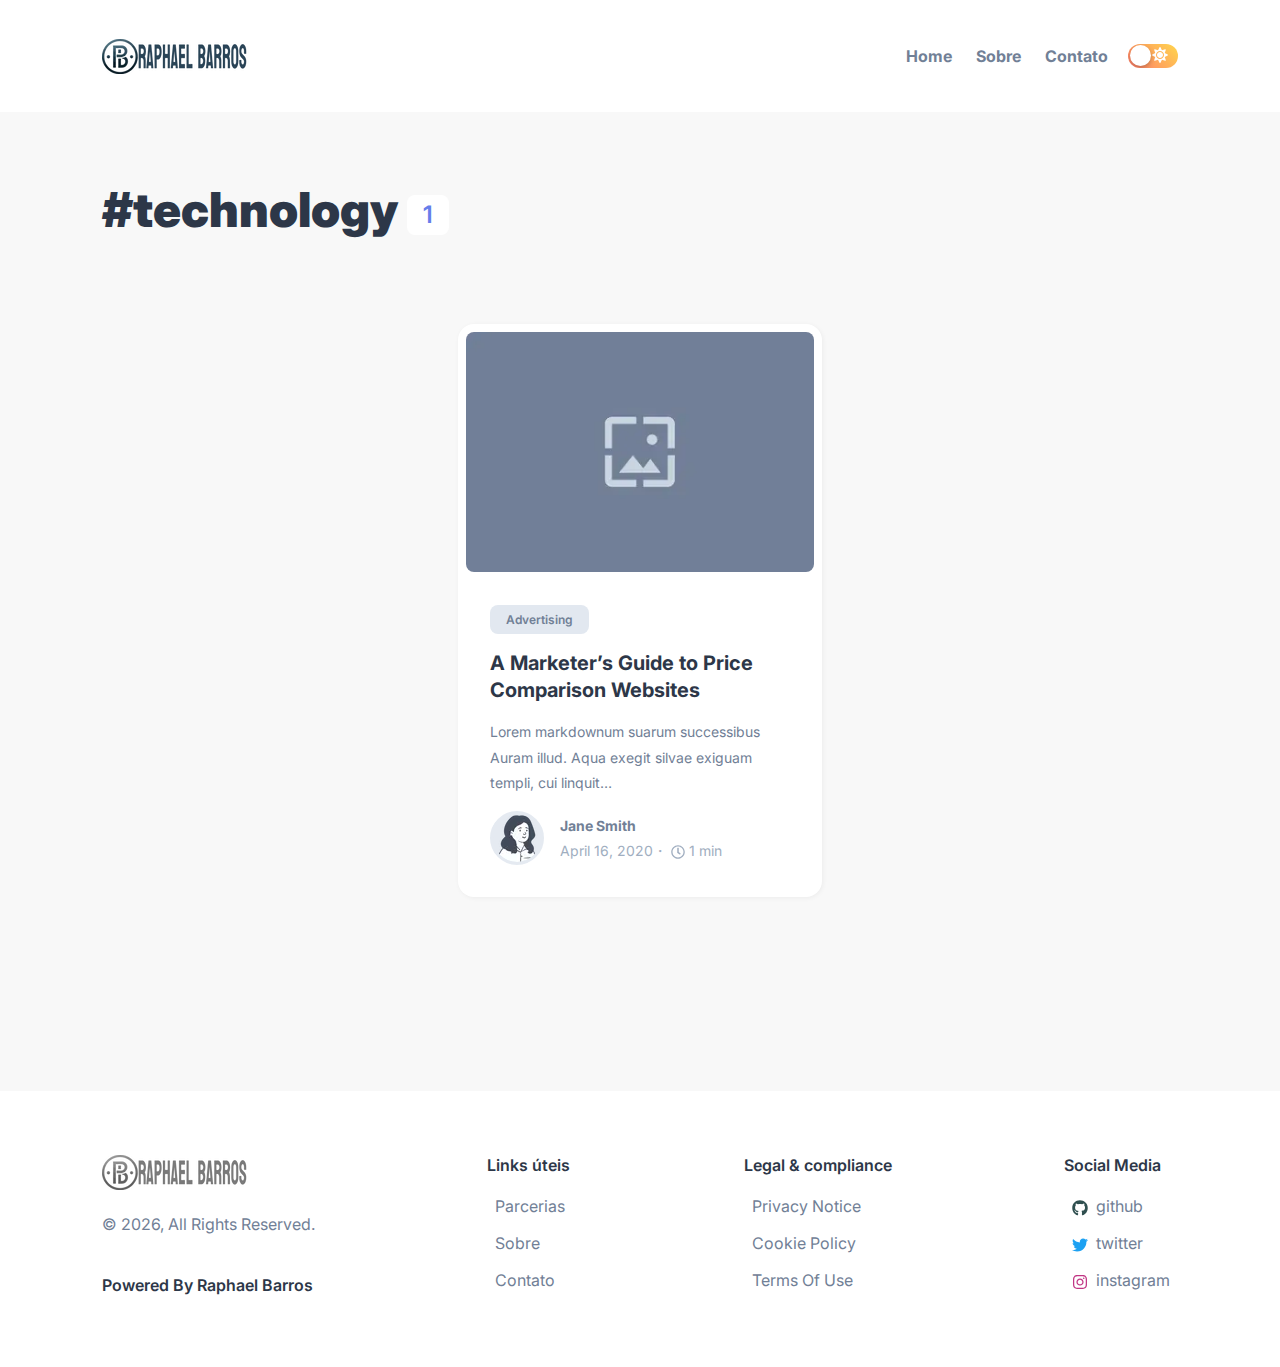
<file: tag/technology/index.html>
<!DOCTYPE html><html lang="en"><head><meta charSet="utf-8"/><meta http-equiv="x-ua-compatible" content="ie=edge"/><meta name="viewport" content="width=device-width, initial-scale=1, shrink-to-fit=no"/><meta name="generator" content="Gatsby 5.6.0"/><meta data-react-helmet="true" itemProp="name" content="#technology"/><meta data-react-helmet="true" itemProp="description" content="A vida como ela é, a jornada, aprendizados, conquistas, erros de um autodidata empreendedor, Raphael Barros. "/><meta data-react-helmet="true" name="description" content="A vida como ela é, a jornada, aprendizados, conquistas, erros de um autodidata empreendedor, Raphael Barros. "/><meta data-react-helmet="true" property="og:title" content="#technology"/><meta data-react-helmet="true" property="og:description" content="A vida como ela é, a jornada, aprendizados, conquistas, erros de um autodidata empreendedor, Raphael Barros. "/><meta data-react-helmet="true" property="og:type" content="website"/><meta data-react-helmet="true" property="og:site_name" content="Raphael Barros"/><meta data-react-helmet="true" property="og:image"/><meta data-react-helmet="true" name="twitter:card" content="summary_large_image"/><meta data-react-helmet="true" name="twitter:site" content="Raphael Barros"/><meta data-react-helmet="true" name="twitter:title" content="#technology"/><meta data-react-helmet="true" name="twitter:description" content="A vida como ela é, a jornada, aprendizados, conquistas, erros de um autodidata empreendedor, Raphael Barros. "/><meta data-react-helmet="true" name="twitter:creator" content="https://x.com/raphaelbarrox_"/><meta data-react-helmet="true" name="twitter:image"/><meta name="theme-color" content="#5a67d8"/><style data-href="/styles.03000fb834c382676bf3.css" data-identity="gatsby-global-css">.rc-switch{background-color:#ccc;border:1px solid #ccc;border-radius:20px 20px;box-sizing:border-box;cursor:pointer;display:inline-block;height:22px;line-height:20px;overflow:hidden;padding:0;position:relative;transition:all .3s cubic-bezier(.35,0,.25,1);vertical-align:middle;width:44px}.rc-switch-inner-checked,.rc-switch-inner-unchecked{color:#fff;font-size:12px;position:absolute;top:0;transition:left .3s cubic-bezier(.35,0,.25,1)}.rc-switch-inner-checked{left:-14px}.rc-switch-inner-unchecked{left:24px}.rc-switch:after{animation-duration:.3s;animation-name:rcSwitchOff;animation-timing-function:cubic-bezier(.35,0,.25,1);background-color:#fff;border-radius:50% 50%;box-shadow:0 2px 5px rgba(0,0,0,.26);content:" ";cursor:pointer;height:18px;left:2px;position:absolute;top:1px;transform:scale(1);transition:left .3s cubic-bezier(.35,0,.25,1);width:18px}.rc-switch:hover:after{animation-name:rcSwitchOn;transform:scale(1.1)}.rc-switch:focus{box-shadow:0 0 0 2px #d5f1fd;outline:none}.rc-switch-checked{background-color:#87d068;border:1px solid #87d068}.rc-switch-checked .rc-switch-inner-checked{left:6px}.rc-switch-checked .rc-switch-inner-unchecked{left:44px}.rc-switch-checked:after{left:22px}.rc-switch-disabled{background:#ccc;border-color:#ccc;cursor:no-drop}.rc-switch-disabled:after{animation-name:none;background:#9e9e9e;cursor:no-drop}.rc-switch-disabled:hover:after{animation-name:none;transform:scale(1)}.rc-switch-label{display:inline-block;font-size:14px;line-height:20px;padding-left:10px;pointer-events:none;-webkit-user-select:text;user-select:text;vertical-align:middle;white-space:normal}@keyframes rcSwitchOn{0%{transform:scale(1)}50%{transform:scale(1.25)}to{transform:scale(1.1)}}@keyframes rcSwitchOff{0%{transform:scale(1.1)}to{transform:scale(1)}}@keyframes fadeInUp{0%{opacity:0;transform:translate3d(0,10%,0)}to{opacity:1;transform:translateZ(0)}}@keyframes fadeInDown{0%{opacity:0;transform:translate3d(0,-10%,0)}to{opacity:1;transform:translateZ(0)}}@keyframes fadeInLeft{0%{opacity:0;transform:translate3d(-20%,0,0)}to{opacity:1;transform:translateZ(0)}}@keyframes fadeInRight{0%{opacity:0;transform:translate3d(20%,0,0)}to{opacity:1;transform:translateZ(0)}}@keyframes fadeIn{0%{opacity:0}to{opacity:1}}@media screen and (min-width:768px){.react-reveal{animation-timing-function:cubic-bezier(.77,0,.175,1)}.fadeInUp{animation-name:fadeInUp}.fadeInDown{animation-name:fadeInDown}.fadeInLeft{animation-name:fadeInLeft}.fadeInRight{animation-name:fadeInRight}.fadeIn{animation-name:fadeIn}}@media not screen and (min-width:768px){.react-reveal{opacity:1!important}}.slick-slider{-webkit-touch-callout:none;-webkit-tap-highlight-color:transparent;box-sizing:border-box;touch-action:pan-y;-webkit-user-select:none;user-select:none;-khtml-user-select:none}.slick-list,.slick-slider{display:block;position:relative}.slick-list{margin:0;overflow:hidden;padding:0}.slick-list:focus{outline:none}.slick-list.dragging{cursor:pointer;cursor:hand}.slick-slider .slick-list,.slick-slider .slick-track{transform:translateZ(0)}.slick-track{display:block;left:0;margin-left:auto;margin-right:auto;position:relative;top:0}.slick-track:after,.slick-track:before{content:"";display:table}.slick-track:after{clear:both}.slick-loading .slick-track{visibility:hidden}.slick-slide{display:none;float:left;height:100%;min-height:1px}[dir=rtl] .slick-slide{float:right}.slick-slide img{display:block}.slick-slide.slick-loading img{display:none}.slick-slide.dragging img{pointer-events:none}.slick-initialized .slick-slide{display:block}.slick-loading .slick-slide{visibility:hidden}.slick-vertical .slick-slide{border:1px solid transparent;display:block;height:auto}.slick-arrow.slick-hidden{display:none}.with-animation .slick-slide{opacity:1;transform:scale(1);transform-origin:left;transition:all .6s ease}.with-animation .slick-slide.slick-active+:not(.slick-active){opacity:0;transform:scale(.7)}.slick-next,.slick-prev{position:absolute;top:50%;transform:translateY(-50%);z-index:2}.slick-prev{box-shadow:-1px 1px 3px 0 rgba(1,1,1,.1);left:-15px}.slick-next{box-shadow:1px 1px 3px 0 rgba(1,1,1,.1);right:-15px}.slick-dots{display:block;list-style:none;margin:0;padding:.5rem 0 0;position:absolute;text-align:center;text-align:right;top:-4rem;width:100%}.slick-dots li{cursor:pointer;display:inline-block;margin:0 5px;padding:0;position:relative}.slick-dots li button{background:transparent;background-color:#a0aec0;border:0;border-radius:100%;cursor:pointer;display:block;font-size:0;height:12px;line-height:0px;margin:5px;outline:none;width:12px}.slick-dots li.slick-active button{background-color:#4a5568}</style><style>.gatsby-image-wrapper{position:relative;overflow:hidden}.gatsby-image-wrapper picture.object-fit-polyfill{position:static!important}.gatsby-image-wrapper img{bottom:0;height:100%;left:0;margin:0;max-width:none;padding:0;position:absolute;right:0;top:0;width:100%;object-fit:cover}.gatsby-image-wrapper [data-main-image]{opacity:0;transform:translateZ(0);transition:opacity .25s linear;will-change:opacity}.gatsby-image-wrapper-constrained{display:inline-block;vertical-align:top}</style><noscript><style>.gatsby-image-wrapper noscript [data-main-image]{opacity:1!important}.gatsby-image-wrapper [data-placeholder-image]{opacity:0!important}</style></noscript><script type="module">const e="undefined"!=typeof HTMLImageElement&&"loading"in HTMLImageElement.prototype;e&&document.body.addEventListener("load",(function(e){const t=e.target;if(void 0===t.dataset.mainImage)return;if(void 0===t.dataset.gatsbyImageSsr)return;let a=null,n=t;for(;null===a&&n;)void 0!==n.parentNode.dataset.gatsbyImageWrapper&&(a=n.parentNode),n=n.parentNode;const o=a.querySelector("[data-placeholder-image]"),r=new Image;r.src=t.currentSrc,r.decode().catch((()=>{})).then((()=>{t.style.opacity=1,o&&(o.style.opacity=0,o.style.transition="opacity 500ms linear")}))}),!0);</script><link crossorigin="" href="https://fonts.gstatic.com/" rel="preconnect"/><link crossorigin="" href="https://fonts.googleapis.com/" rel="preconnect"/><title data-react-helmet="true">#technology | Raphael Barros</title><link rel="sitemap" type="application/xml" href="/sitemap-index.xml"/><link rel="preconnect" href="https://www.google-analytics.com"/><link rel="dns-prefetch" href="https://www.google-analytics.com"/><link rel="icon" href="/favicon-32x32.png?v=b42d288b8c5a169f8ea286b302e18d45" type="image/png"/><link rel="manifest" href="/manifest.webmanifest" crossorigin="anonymous"/><link rel="apple-touch-icon" sizes="48x48" href="/icons/icon-48x48.png?v=b42d288b8c5a169f8ea286b302e18d45"/><link rel="apple-touch-icon" sizes="72x72" href="/icons/icon-72x72.png?v=b42d288b8c5a169f8ea286b302e18d45"/><link rel="apple-touch-icon" sizes="96x96" href="/icons/icon-96x96.png?v=b42d288b8c5a169f8ea286b302e18d45"/><link rel="apple-touch-icon" sizes="144x144" href="/icons/icon-144x144.png?v=b42d288b8c5a169f8ea286b302e18d45"/><link rel="apple-touch-icon" sizes="192x192" href="/icons/icon-192x192.png?v=b42d288b8c5a169f8ea286b302e18d45"/><link rel="apple-touch-icon" sizes="256x256" href="/icons/icon-256x256.png?v=b42d288b8c5a169f8ea286b302e18d45"/><link rel="apple-touch-icon" sizes="384x384" href="/icons/icon-384x384.png?v=b42d288b8c5a169f8ea286b302e18d45"/><link rel="apple-touch-icon" sizes="512x512" href="/icons/icon-512x512.png?v=b42d288b8c5a169f8ea286b302e18d45"/></head><body><div id="___gatsby"><div style="outline:none" tabindex="-1" id="gatsby-focus-wrapper"><style data-emotion-css="o12to9">body{--theme-ui-colors-text:var(--theme-ui-colors-text,#718096);--theme-ui-colors-article:var(--theme-ui-colors-article,#4a5568);--theme-ui-colors-heading:var(--theme-ui-colors-heading,#2d3748);--theme-ui-colors-alphaLighter:var(--theme-ui-colors-alphaLighter,#ebf4ff);--theme-ui-colors-alphaLight:var(--theme-ui-colors-alphaLight,#a3bffa);--theme-ui-colors-alpha:var(--theme-ui-colors-alpha,#667eea);--theme-ui-colors-alphaDark:var(--theme-ui-colors-alphaDark,#5a67d8);--theme-ui-colors-alphaDarker:var(--theme-ui-colors-alphaDarker,#434190);--theme-ui-colors-betaLighter:var(--theme-ui-colors-betaLighter,#faf5ff);--theme-ui-colors-betaLight:var(--theme-ui-colors-betaLight,#d6bcfa);--theme-ui-colors-beta:var(--theme-ui-colors-beta,#9f7aea);--theme-ui-colors-betaDark:var(--theme-ui-colors-betaDark,#805ad5);--theme-ui-colors-betaDarker:var(--theme-ui-colors-betaDarker,#553c9a);--theme-ui-colors-omegaLighter:var(--theme-ui-colors-omegaLighter,#edf2f7);--theme-ui-colors-omegaLight:var(--theme-ui-colors-omegaLight,#e2e8f0);--theme-ui-colors-omega:var(--theme-ui-colors-omega,#a0aec0);--theme-ui-colors-omegaDark:var(--theme-ui-colors-omegaDark,#718096);--theme-ui-colors-omegaDarker:var(--theme-ui-colors-omegaDarker,#2d3748);--theme-ui-colors-successLight:var(--theme-ui-colors-successLight,#f0fff4);--theme-ui-colors-success:var(--theme-ui-colors-success,#48bb78);--theme-ui-colors-errorLight:var(--theme-ui-colors-errorLight,#fff5f5);--theme-ui-colors-error:var(--theme-ui-colors-error,#f56565);--theme-ui-colors-white:var(--theme-ui-colors-white,#fff);--theme-ui-colors-background:var(--theme-ui-colors-background,#f8f8f8);--theme-ui-colors-contentBg:var(--theme-ui-colors-contentBg,#fff);--theme-ui-colors-headerBg:var(--theme-ui-colors-headerBg,#fff);--theme-ui-colors-footerBg:var(--theme-ui-colors-footerBg,#fff);--theme-ui-colors-mute:var(--theme-ui-colors-mute,#e2e8f0);--theme-ui-colors-highlight:var(--theme-ui-colors-highlight,#edf2f7);color:var(--theme-ui-colors-text,#718096);background-color:var(--theme-ui-colors-background,#f8f8f8);}body.theme-ui-dark{--theme-ui-colors-alphaLighter:var(--theme-ui-colors-modes-dark-alphaLighter,#434190);--theme-ui-colors-alphaLight:var(--theme-ui-colors-modes-dark-alphaLight,#5a67d8);--theme-ui-colors-alphaDark:var(--theme-ui-colors-modes-dark-alphaDark,#a3bffa);--theme-ui-colors-alphaDarker:var(--theme-ui-colors-modes-dark-alphaDarker,#ebf4ff);--theme-ui-colors-betaLighter:var(--theme-ui-colors-modes-dark-betaLighter,#553c9a);--theme-ui-colors-betaLight:var(--theme-ui-colors-modes-dark-betaLight,#805ad5);--theme-ui-colors-betaDark:var(--theme-ui-colors-modes-dark-betaDark,#d6bcfa);--theme-ui-colors-betaDarker:var(--theme-ui-colors-modes-dark-betaDarker,#faf5ff);--theme-ui-colors-omegaLighter:var(--theme-ui-colors-modes-dark-omegaLighter,#2d3748);--theme-ui-colors-omegaLight:var(--theme-ui-colors-modes-dark-omegaLight,#718096);--theme-ui-colors-omegaDark:var(--theme-ui-colors-modes-dark-omegaDark,#e2e8f0);--theme-ui-colors-omegaDarker:var(--theme-ui-colors-modes-dark-omegaDarker,#edf2f7);--theme-ui-colors-text:var(--theme-ui-colors-modes-dark-text,#cbd5e0);--theme-ui-colors-article:var(--theme-ui-colors-modes-dark-article,#e2e8f0);--theme-ui-colors-heading:var(--theme-ui-colors-modes-dark-heading,#edf2f7);--theme-ui-colors-background:var(--theme-ui-colors-modes-dark-background,#1a202c);--theme-ui-colors-contentBg:var(--theme-ui-colors-modes-dark-contentBg,#2d3748);--theme-ui-colors-headerBg:var(--theme-ui-colors-modes-dark-headerBg,#2d3748);--theme-ui-colors-footerBg:var(--theme-ui-colors-modes-dark-footerBg,#2d3748);--theme-ui-colors-mute:var(--theme-ui-colors-modes-dark-mute,#718096);}</style><style data-emotion-css="wxng5j">*{box-sizing:border-box;}body{margin:0;font-family:'Inter',sans-serif;font-size:1rem;font-weight:normal;line-height:1.8;-webkit-font-smoothing:antialiased;-webkit-text-decoration:none;text-decoration:none;}</style><style data-emotion-css="130izn8">.css-130izn8{box-sizing:border-box;margin:0;min-width:0;-webkit-flex-direction:column;-ms-flex-direction:column;flex-direction:column;height:100vh;display:-webkit-box;display:-webkit-flex;display:-ms-flexbox;display:flex;}</style><div class="css-130izn8"><style data-emotion-css="166sefx">html{font-size:85%;-webkit-scroll-behavior:smooth;-moz-scroll-behavior:smooth;-ms-scroll-behavior:smooth;scroll-behavior:smooth;}@media screen and (min-width:640px){html{font-size:90%;}}@media screen and (min-width:768px){html{font-size:95%;}}@media screen and (min-width:1024px){html{font-size:100%;}}::selection{color:var(--theme-ui-colors-white,#fff);background:var(--theme-ui-colors-omegaDark,#718096);}</style><style data-emotion-css="8quyoq">.css-8quyoq{box-sizing:border-box;margin:0;min-width:0;position:relative;background-color:var(--theme-ui-colors-headerBg,#fff);}</style><div class="css-8quyoq"><style data-emotion-css="1s3ligh">.css-1s3ligh{box-sizing:border-box;margin:0;min-width:0;width:100%;max-width:1140px;margin-left:auto;margin-right:auto;padding-left:1rem;padding-right:1rem;position:relative;z-index:10;}@media screen and (min-width:640px){.css-1s3ligh{padding-left:2rem;padding-right:2rem;}}</style><div class="css-1s3ligh"><style data-emotion-css="16oqm0b">.css-16oqm0b{box-sizing:border-box;margin:0;min-width:0;-webkit-box-pack:justify;-webkit-justify-content:space-between;-ms-flex-pack:justify;justify-content:space-between;-webkit-align-items:center;-webkit-box-align:center;-ms-flex-align:center;align-items:center;height:6rem;padding-top:1rem;padding-bottom:1rem;display:-webkit-box;display:-webkit-flex;display:-ms-flexbox;display:flex;}@media screen and (min-width:640px){.css-16oqm0b{height:7rem;padding-top:2rem;padding-bottom:2rem;}}</style><div class="css-16oqm0b"><style data-emotion-css="1q5edj3">.css-1q5edj3{box-sizing:border-box;margin:0;min-width:0;-webkit-flex-basis:100%;-ms-flex-preferred-size:100%;flex-basis:100%;}@media screen and (min-width:768px){.css-1q5edj3{-webkit-flex-basis:33.333333%;-ms-flex-preferred-size:33.333333%;flex-basis:33.333333%;}}</style><div class="css-1q5edj3"><style data-emotion-css="1j6pvph">.css-1j6pvph{box-sizing:border-box;margin:0;min-width:0;font-family:'Inter',sans-serif;font-weight:bold;line-height:1.33;display:block;color:var(--theme-ui-colors-heading,#2d3748);font-weight:bold;-webkit-text-decoration:none;text-decoration:none;margin-bottom:1rem;font-size:1.5rem;margin:0;}</style><a alt="Raphael Barros" aria-label="Raphael Barros" class="css-1j6pvph" href="/"><div data-gatsby-image-wrapper="" style="vertical-align:middle" class="gatsby-image-wrapper gatsby-image-wrapper-constrained"><div style="max-width:150px;display:block"><img alt="" role="presentation" aria-hidden="true" src="data:image/svg+xml;charset=utf-8,%3Csvg%20height=&#x27;35&#x27;%20width=&#x27;150&#x27;%20xmlns=&#x27;http://www.w3.org/2000/svg&#x27;%20version=&#x27;1.1&#x27;%3E%3C/svg%3E" style="max-width:100%;display:block;position:static"/></div><div aria-hidden="true" data-placeholder-image="" style="opacity:1;transition:opacity 500ms linear"></div><picture><source type="image/webp" srcSet="/static/8cee5cd95278dc5167c6cfb72acf5fe1/67108/logo.webp 38w,/static/8cee5cd95278dc5167c6cfb72acf5fe1/38397/logo.webp 75w,/static/8cee5cd95278dc5167c6cfb72acf5fe1/edeef/logo.webp 150w,/static/8cee5cd95278dc5167c6cfb72acf5fe1/471f0/logo.webp 300w" sizes="(min-width: 150px) 150px, 100vw"/><img data-gatsby-image-ssr="" data-main-image="" style="opacity:0" sizes="(min-width: 150px) 150px, 100vw" decoding="async" loading="eager" src="/static/8cee5cd95278dc5167c6cfb72acf5fe1/a15e9/logo.png" srcSet="/static/8cee5cd95278dc5167c6cfb72acf5fe1/6e6b3/logo.png 38w,/static/8cee5cd95278dc5167c6cfb72acf5fe1/7e8ff/logo.png 75w,/static/8cee5cd95278dc5167c6cfb72acf5fe1/a15e9/logo.png 150w,/static/8cee5cd95278dc5167c6cfb72acf5fe1/86eb4/logo.png 300w" alt="Raphael Barros"/></picture><noscript><picture><source type="image/webp" srcSet="/static/8cee5cd95278dc5167c6cfb72acf5fe1/67108/logo.webp 38w,/static/8cee5cd95278dc5167c6cfb72acf5fe1/38397/logo.webp 75w,/static/8cee5cd95278dc5167c6cfb72acf5fe1/edeef/logo.webp 150w,/static/8cee5cd95278dc5167c6cfb72acf5fe1/471f0/logo.webp 300w" sizes="(min-width: 150px) 150px, 100vw"/><img data-gatsby-image-ssr="" data-main-image="" style="opacity:0" sizes="(min-width: 150px) 150px, 100vw" decoding="async" loading="eager" src="/static/8cee5cd95278dc5167c6cfb72acf5fe1/a15e9/logo.png" srcSet="/static/8cee5cd95278dc5167c6cfb72acf5fe1/6e6b3/logo.png 38w,/static/8cee5cd95278dc5167c6cfb72acf5fe1/7e8ff/logo.png 75w,/static/8cee5cd95278dc5167c6cfb72acf5fe1/a15e9/logo.png 150w,/static/8cee5cd95278dc5167c6cfb72acf5fe1/86eb4/logo.png 300w" alt="Raphael Barros"/></picture></noscript><script type="module">const t="undefined"!=typeof HTMLImageElement&&"loading"in HTMLImageElement.prototype;if(t){const t=document.querySelectorAll("img[data-main-image]");for(let e of t){e.dataset.src&&(e.setAttribute("src",e.dataset.src),e.removeAttribute("data-src")),e.dataset.srcset&&(e.setAttribute("srcset",e.dataset.srcset),e.removeAttribute("data-srcset"));const t=e.parentNode.querySelectorAll("source[data-srcset]");for(let e of t)e.setAttribute("srcset",e.dataset.srcset),e.removeAttribute("data-srcset");e.complete&&(e.style.opacity=1,e.parentNode.parentNode.querySelector("[data-placeholder-image]").style.opacity=0)}}</script></div></a></div><style data-emotion-css="163yhbe">.css-163yhbe{box-sizing:border-box;margin:0;min-width:0;-webkit-flex-basis:auto;-ms-flex-preferred-size:auto;flex-basis:auto;min-width:auto;-webkit-order:3;-ms-flex-order:3;order:3;margin-left:1rem;margin-right:1rem;}@media screen and (min-width:768px){.css-163yhbe{-webkit-flex-basis:33.333333%;-ms-flex-preferred-size:33.333333%;flex-basis:33.333333%;-webkit-order:unset;-ms-flex-order:unset;order:unset;}}</style><div class="css-163yhbe"></div><style data-emotion-css="td4tiv">.css-td4tiv{box-sizing:border-box;margin:0;min-width:0;-webkit-flex-basis:auto;-ms-flex-preferred-size:auto;flex-basis:auto;min-width:auto;-webkit-order:4;-ms-flex-order:4;order:4;}@media screen and (min-width:768px){.css-td4tiv{-webkit-flex-basis:33.333333%;-ms-flex-preferred-size:33.333333%;flex-basis:33.333333%;-webkit-order:unset;-ms-flex-order:unset;order:unset;}}</style><div class="css-td4tiv"><style data-emotion-css="mzyruo">.css-mzyruo{box-sizing:border-box;margin:0;min-width:0;display:none;}@media screen and (min-width:768px){.css-mzyruo{display:block;}}</style><div class="css-mzyruo"><style data-emotion-css="yo0yuz">.css-yo0yuz{box-sizing:border-box;margin:0;min-width:0;-webkit-flex-direction:row;-ms-flex-direction:row;flex-direction:row;-webkit-box-pack:end;-webkit-justify-content:flex-end;-ms-flex-pack:end;justify-content:flex-end;-webkit-flex-wrap:wrap;-ms-flex-wrap:wrap;flex-wrap:wrap;display:-webkit-box;display:-webkit-flex;display:-ms-flexbox;display:flex;}</style><div class="css-yo0yuz"><style data-emotion-css="f5zorj">.css-f5zorj{box-sizing:border-box;margin:0;min-width:0;color:inherit;-webkit-text-decoration:none;text-decoration:none;font-weight:700;display:inline-block;color:var(--theme-ui-colors-omegaDark,#718096);-webkit-text-decoration:none;text-decoration:none;-webkit-user-select:none;-moz-user-select:none;-ms-user-select:none;user-select:none;padding:0.25rem;margin:0;margin-left:0.5rem;margin-right:0.5rem;}.css-f5zorj:hover,.css-f5zorj:focus,.css-f5zorj.active{color:primary;}.css-f5zorj:visited{color:var(--theme-ui-colors-omegaDark,#718096);}.css-f5zorj:hover{color:var(--theme-ui-colors-alpha,#667eea);}.css-f5zorj svg{display:block;margin-left:auto;margin-right:auto;margin-bottom:0.25rem;}</style><a class="css-f5zorj" href="/">Home</a><a class="css-f5zorj" href="/about/">Sobre</a><a class="css-f5zorj" href="/contact/">Contato</a></div></div><style data-emotion-css="13pi9m9">.css-13pi9m9{box-sizing:border-box;margin:0;min-width:0;display:block;}@media screen and (min-width:768px){.css-13pi9m9{display:none;}}</style><div class="css-13pi9m9"><style data-emotion-css="1xw2bw6">.css-1xw2bw6{box-sizing:border-box;margin:0;min-width:0;-webkit-appearance:none;-moz-appearance:none;appearance:none;display:-webkit-inline-box;display:-webkit-inline-flex;display:-ms-inline-flexbox;display:inline-flex;-webkit-align-items:center;-webkit-box-align:center;-ms-flex-align:center;align-items:center;-webkit-box-pack:center;-webkit-justify-content:center;-ms-flex-pack:center;justify-content:center;padding:0.25rem;width:32px;height:32px;color:inherit;background-color:transparent;border:none;border-radius:4px;display:inline-block;min-width:auto;-webkit-align-items:center;-webkit-box-align:center;-ms-flex-align:center;align-items:center;-webkit-box-pack:space-evenly;-webkit-justify-content:space-evenly;-ms-flex-pack:space-evenly;justify-content:space-evenly;outline:0;-webkit-user-select:none;-moz-user-select:none;-ms-user-select:none;user-select:none;-webkit-tap-highlight-color:transparent;-webkit-touch-callout:none;-webkit-user-select:none;-khtml-user-select:none;-moz-user-select:none;-ms-user-select:none;border-radius:9999px;cursor:pointer;border-width:3px;border-style:solid;-webkit-transition:all 250ms ease;transition:all 250ms ease;box-sizing:initial;color:var(--theme-ui-colors-omega,#a0aec0);border-color:transparent;vertical-align:middle;width:24px;height:24px;padding:0.5rem;background-color:var(--theme-ui-colors-omegaLighter,#edf2f7);-webkit-transition:left 0.3s cubic-bezier(0.78,0.14,0.15,0.86);transition:left 0.3s cubic-bezier(0.78,0.14,0.15,0.86);left:-2rem;}.css-1xw2bw6 +a,.css-1xw2bw6 + button{margin-left:0.5rem;}.css-1xw2bw6 svg{width:24px;height:24px;}@media (hover:hover) and (pointer:fine){.css-1xw2bw6:hover{background-color:var(--theme-ui-colors-alpha,#667eea);color:var(--theme-ui-colors-white,#fff);}.css-1xw2bw6:hover svg{fill:var(--theme-ui-colors-white,#fff);}}.css-1xw2bw6:before{display:none;}@media screen and (min-width:768px){.css-1xw2bw6{display:none;}}</style><button aria-label="Menu" class="css-1xw2bw6"><svg stroke="currentColor" fill="currentColor" stroke-width="0" viewBox="0 0 448 512" height="1em" width="1em" xmlns="http://www.w3.org/2000/svg"><path d="M16 132h416c8.837 0 16-7.163 16-16V76c0-8.837-7.163-16-16-16H16C7.163 60 0 67.163 0 76v40c0 8.837 7.163 16 16 16zm0 160h416c8.837 0 16-7.163 16-16v-40c0-8.837-7.163-16-16-16H16c-8.837 0-16 7.163-16 16v40c0 8.837 7.163 16 16 16zm0 160h416c8.837 0 16-7.163 16-16v-40c0-8.837-7.163-16-16-16H16c-8.837 0-16 7.163-16 16v40c0 8.837 7.163 16 16 16z"></path></svg></button><style data-emotion-css="ifm721">.css-ifm721{box-sizing:border-box;margin:0;min-width:0;position:fixed;top:0;right:0;-webkit-transform:translate(100%,0);-ms-transform:translate(100%,0);transform:translate(100%,0);width:75%;height:100vh;background-color:var(--theme-ui-colors-contentBg,#fff);-webkit-transition:all .5s cubic-bezier(.77,0,.175,1);transition:all .5s cubic-bezier(.77,0,.175,1);z-index:99;}.css-ifm721 open{-webkit-transform:translate(0,0);-ms-transform:translate(0,0);transform:translate(0,0);box-shadow:0 0 45px 0 rgba(0,0,0,.25);}</style><div class="css-ifm721"><style data-emotion-css="kovx41">.css-kovx41{box-sizing:border-box;margin:0;min-width:0;position:relative;height:100%;z-index:2;background-color:var(--theme-ui-colors-contentBg,#fff);overflow-y:scroll;font-size:1.25rem;padding:4rem;}</style><div class="css-kovx41"></div></div><style data-emotion-css="1ylv1n">.css-1ylv1n{box-sizing:border-box;margin:0;min-width:0;position:fixed;top:0;right:100%;width:100%;height:100%;background-color:#222;opacity:0;-webkit-transition:opacity .5s cubic-bezier(.77,0,.175,1);transition:opacity .5s cubic-bezier(.77,0,.175,1);z-index:90;}</style><div class="css-1ylv1n"></div></div></div><style data-emotion-css="w1ne5u">.css-w1ne5u{box-sizing:border-box;margin:0;min-width:0;min-width:auto;-webkit-order:2;-ms-flex-order:2;order:2;}@media screen and (min-width:768px){.css-w1ne5u{-webkit-order:unset;-ms-flex-order:unset;order:unset;}}</style><div class="css-w1ne5u"><style data-emotion-css="vurnku">.css-vurnku{box-sizing:border-box;margin:0;min-width:0;}</style><div class="css-vurnku"><style data-emotion-css="ipwkuf">.css-ipwkuf{box-sizing:border-box;margin:0;min-width:0;-webkit-appearance:none;-moz-appearance:none;appearance:none;display:-webkit-inline-box;display:-webkit-inline-flex;display:-ms-inline-flexbox;display:inline-flex;-webkit-align-items:center;-webkit-box-align:center;-ms-flex-align:center;align-items:center;-webkit-box-pack:center;-webkit-justify-content:center;-ms-flex-pack:center;justify-content:center;padding:0.25rem;width:32px;height:32px;color:inherit;background-color:transparent;border:none;border-radius:4px;display:inline-block;min-width:auto;-webkit-align-items:center;-webkit-box-align:center;-ms-flex-align:center;align-items:center;-webkit-box-pack:space-evenly;-webkit-justify-content:space-evenly;-ms-flex-pack:space-evenly;justify-content:space-evenly;outline:0;-webkit-user-select:none;-moz-user-select:none;-ms-user-select:none;user-select:none;-webkit-tap-highlight-color:transparent;-webkit-touch-callout:none;-webkit-user-select:none;-khtml-user-select:none;-moz-user-select:none;-ms-user-select:none;border-radius:9999px;cursor:pointer;border-width:3px;border-style:solid;-webkit-transition:all 250ms ease;transition:all 250ms ease;box-sizing:initial;color:var(--theme-ui-colors-omega,#a0aec0);border-color:transparent;vertical-align:middle;width:24px;height:24px;padding:0.5rem;background-color:var(--theme-ui-colors-omegaLighter,#edf2f7);display:block;}.css-ipwkuf +a,.css-ipwkuf + button{margin-left:0.5rem;}.css-ipwkuf svg{width:24px;height:24px;}@media (hover:hover) and (pointer:fine){.css-ipwkuf:hover{background-color:var(--theme-ui-colors-alpha,#667eea);color:var(--theme-ui-colors-white,#fff);}.css-ipwkuf:hover svg{fill:var(--theme-ui-colors-white,#fff);}}.css-ipwkuf:before{display:none;}@media screen and (min-width:768px){.css-ipwkuf{display:none;}}</style><button aria-label="Toggle dark mode" class="css-ipwkuf"><svg stroke="currentColor" fill="currentColor" stroke-width="0" viewBox="0 0 512 512" height="1em" width="1em" xmlns="http://www.w3.org/2000/svg"><path d="M256 160c-52.9 0-96 43.1-96 96s43.1 96 96 96 96-43.1 96-96-43.1-96-96-96zm246.4 80.5l-94.7-47.3 33.5-100.4c4.5-13.6-8.4-26.5-21.9-21.9l-100.4 33.5-47.4-94.8c-6.4-12.8-24.6-12.8-31 0l-47.3 94.7L92.7 70.8c-13.6-4.5-26.5 8.4-21.9 21.9l33.5 100.4-94.7 47.4c-12.8 6.4-12.8 24.6 0 31l94.7 47.3-33.5 100.5c-4.5 13.6 8.4 26.5 21.9 21.9l100.4-33.5 47.3 94.7c6.4 12.8 24.6 12.8 31 0l47.3-94.7 100.4 33.5c13.6 4.5 26.5-8.4 21.9-21.9l-33.5-100.4 94.7-47.3c13-6.5 13-24.7.2-31.1zm-155.9 106c-49.9 49.9-131.1 49.9-181 0-49.9-49.9-49.9-131.1 0-181 49.9-49.9 131.1-49.9 181 0 49.9 49.9 49.9 131.1 0 181z"></path></svg></button><style data-emotion-css="cqu7wq">.css-cqu7wq{display:none;}@media screen and (min-width:768px){.css-cqu7wq{display:block;}}.css-cqu7wq.rc-switch{background:linear-gradient(45deg,#FF7D6B,#FFD64C);border:0;width:50px;height:24px;}.css-cqu7wq.rc-switch:focus{box-shadow:none;}.css-cqu7wq.rc-switch-checked{background:linear-gradient(45deg,#3366FF,#AC15B8);border:0;}.css-cqu7wq.rc-switch:after{width:21px;height:21px;}.css-cqu7wq.rc-switch-checked:after{left:auto;right:2px;}.css-cqu7wq .rc-switch-inner{font-size:unset;top:1px;left:26px;}.css-cqu7wq.rc-switch-checked .rc-switch-inner{left:7px;}</style><button aria-label="Toggle dark mode" type="button" role="switch" aria-checked="false" class="rc-switch css-cqu7wq"><span class="rc-switch-inner"><span class="rc-switch-inner-checked"><style data-emotion-css="uk6cul">.css-uk6cul{vertical-align:middle;}</style><svg stroke="currentColor" fill="currentColor" stroke-width="0" viewBox="0 0 512 512" class="css-uk6cul" height="16" width="16" xmlns="http://www.w3.org/2000/svg"><path d="M283.211 512c78.962 0 151.079-35.925 198.857-94.792 7.068-8.708-.639-21.43-11.562-19.35-124.203 23.654-238.262-71.576-238.262-196.954 0-72.222 38.662-138.635 101.498-174.394 9.686-5.512 7.25-20.197-3.756-22.23A258.156 258.156 0 0 0 283.211 0c-141.309 0-256 114.511-256 256 0 141.309 114.511 256 256 256z"></path></svg></span><span class="rc-switch-inner-unchecked"><svg stroke="currentColor" fill="currentColor" stroke-width="0" viewBox="0 0 512 512" class="css-uk6cul" height="16" width="16" xmlns="http://www.w3.org/2000/svg"><path d="M256 160c-52.9 0-96 43.1-96 96s43.1 96 96 96 96-43.1 96-96-43.1-96-96-96zm246.4 80.5l-94.7-47.3 33.5-100.4c4.5-13.6-8.4-26.5-21.9-21.9l-100.4 33.5-47.4-94.8c-6.4-12.8-24.6-12.8-31 0l-47.3 94.7L92.7 70.8c-13.6-4.5-26.5 8.4-21.9 21.9l33.5 100.4-94.7 47.4c-12.8 6.4-12.8 24.6 0 31l94.7 47.3-33.5 100.5c-4.5 13.6 8.4 26.5 21.9 21.9l100.4-33.5 47.3 94.7c6.4 12.8 24.6 12.8 31 0l47.3-94.7 100.4 33.5c13.6 4.5 26.5-8.4 21.9-21.9l-33.5-100.4 94.7-47.3c13-6.5 13-24.7.2-31.1zm-155.9 106c-49.9 49.9-131.1 49.9-181 0-49.9-49.9-49.9-131.1 0-181 49.9-49.9 131.1-49.9 181 0 49.9 49.9 49.9 131.1 0 181z"></path></svg></span></span></button></div></div></div></div></div><style data-emotion-css="1qe1pxe">.css-1qe1pxe{box-sizing:border-box;margin:0;min-width:0;-webkit-flex:1 1 auto;-ms-flex:1 1 auto;flex:1 1 auto;}</style><div class="css-1qe1pxe"><style data-emotion-css="1b24wpc">.css-1b24wpc{box-sizing:border-box;margin:0;min-width:0;min-width:auto;border-top-style:solid;border-top-color:transparent;border-top-width:2px;height:0;margin-top:1rem;margin-bottom:1rem;}@media screen and (min-width:640px){.css-1b24wpc{margin-top:2rem;margin-bottom:2rem;}}</style><div class="css-1b24wpc"></div><style data-emotion-css="bh18vc">.css-bh18vc{box-sizing:border-box;margin:0;min-width:0;width:100%;max-width:1140px;margin-left:auto;margin-right:auto;max-width:1140px;padding-left:1rem;padding-right:1rem;}@media screen and (min-width:640px){.css-bh18vc{padding-left:2rem;padding-right:2rem;}}</style><div class="css-bh18vc"><style data-emotion-css="4p9r15">.css-4p9r15{box-sizing:border-box;margin:0;min-width:0;width:100%;max-width:1140px;margin-left:auto;margin-right:auto;max-width:none;}</style><div class="css-4p9r15"><style data-emotion-css="4cffwv">.css-4cffwv{box-sizing:border-box;margin:0;min-width:0;display:-webkit-box;display:-webkit-flex;display:-ms-flexbox;display:flex;}</style><div class="css-4cffwv"><div><style data-emotion-css="19bg7qi">.css-19bg7qi{box-sizing:border-box;margin:0;min-width:0;font-family:'Inter',sans-serif;font-weight:bold;line-height:1.33;display:block;color:var(--theme-ui-colors-heading,#2d3748);font-weight:900;-webkit-text-decoration:none;text-decoration:none;margin-bottom:1rem;font-size:1.875rem;}@media screen and (min-width:640px){.css-19bg7qi{font-size:2.25rem;}}@media screen and (min-width:1024px){.css-19bg7qi{font-size:3rem;}}</style><h1 class="css-19bg7qi">#technology<!-- --> <style data-emotion-css="z6qugz">.css-z6qugz{box-sizing:border-box;margin:0;min-width:0;display:inline-block;vertical-align:baseline;font-size:0.75rem;font-weight:700;white-space:nowrap;padding-left:0.25rem;padding-right:0.25rem;border-radius:2px;color:var(--theme-ui-colors-white,#fff);background-color:primary;display:inline-block;border-radius:0.5rem;-webkit-text-decoration:none;text-decoration:none;font-weight:600;vertical-align:middle;padding-left:1rem;padding-right:1rem;padding-top:0.25rem;padding-bottom:0.25rem;-webkit-transition:all 250ms ease;transition:all 250ms ease;background-color:var(--theme-ui-colors-white,#fff);color:var(--theme-ui-colors-alpha,#667eea);font-size:1.5rem;}.css-z6qugz:hover{background-color:var(--theme-ui-colors-alpha,#667eea);color:var(--theme-ui-colors-white,#fff);}</style><div class="css-z6qugz"> <!-- -->1</div></h1></div></div></div></div><div class="css-1b24wpc"></div><div class="css-bh18vc"><div class="css-4p9r15"><div class="css-4cffwv"><style data-emotion-css="1o15qec">.css-1o15qec{box-sizing:border-box;margin:0;min-width:0;width:100%;max-width:1140px;margin-left:auto;margin-right:auto;-webkit-flex:1;-ms-flex:1;flex:1;margin-left:0;}</style><div class="css-1o15qec"><style data-emotion-css="1rgegro">.css-1rgegro{box-sizing:border-box;margin:0;min-width:0;display:-webkit-box;display:-webkit-flex;display:-ms-flexbox;display:flex;-webkit-flex-wrap:wrap;-ms-flex-wrap:wrap;flex-wrap:wrap;margin:-0.5rem;}.css-1rgegro .blog_card{max-width:none;-webkit-box-flex:1;-webkit-flex-grow:1;-ms-flex-positive:1;flex-grow:1;padding:0.5rem;}@media screen and (min-width:640px){.css-1rgegro{display:-webkit-box;display:-webkit-flex;display:-ms-flexbox;display:flex;-webkit-flex-wrap:wrap;-ms-flex-wrap:wrap;flex-wrap:wrap;-webkit-box-pack:center;-webkit-justify-content:center;-ms-flex-pack:center;justify-content:center;margin:-0.5rem;}.css-1rgegro .blog_card{min-width:18rem;max-width:380px;-webkit-box-flex:1;-webkit-flex-grow:1;-ms-flex-positive:1;flex-grow:1;padding:0.5rem;}}</style><div class="css-1rgegro"><style data-emotion-css="iackul">.css-iackul{box-sizing:border-box;margin:0;min-width:0;-webkit-flex-basis:100%;-ms-flex-preferred-size:100%;flex-basis:100%;}@media screen and (min-width:640px){.css-iackul{-webkit-flex-basis:50%;-ms-flex-preferred-size:50%;flex-basis:50%;}}@media screen and (min-width:768px){.css-iackul{-webkit-flex-basis:33.333333%;-ms-flex-preferred-size:33.333333%;flex-basis:33.333333%;}}@media screen and (min-width:1024px){.css-iackul{-webkit-flex-basis:33.333333%;-ms-flex-preferred-size:33.333333%;flex-basis:33.333333%;}}</style><div class="blog_card css-iackul"><style data-emotion-css="1jnxsjy">.css-1jnxsjy{box-sizing:border-box;margin:0;min-width:0;background-color:var(--theme-ui-colors-contentBg,#fff);border-radius:1rem;-webkit-transition: -webkit-transform 250ms ease, box-shadow 250ms ease, color 250ms ease;-webkit-transition: transform 250ms ease, box-shadow 250ms ease, color 250ms ease;transition: transform 250ms ease, box-shadow 250ms ease, color 250ms ease;box-shadow:1px 1px 5px 0 rgba(1,1,1,.05);overflow:hidden;height:100%;}@media (hover:hover) and (pointer:fine){.css-1jnxsjy:hover{-webkit-transform:translateY(-0.25rem);-ms-transform:translateY(-0.25rem);transform:translateY(-0.25rem);box-shadow: 0px 2px 4px rgba(46,41,51,0.08), 0px 5px 10px rgba(71,63,79,0.16);}}</style><div class="css-1jnxsjy"><style data-emotion-css="1cl0udp">.css-1cl0udp{box-sizing:border-box;margin:0;min-width:0;-webkit-align-items:stretch;-webkit-box-align:stretch;-ms-flex-align:stretch;align-items:stretch;height:100%;-webkit-flex-direction:row;-ms-flex-direction:row;flex-direction:row;display:-webkit-box;display:-webkit-flex;display:-ms-flexbox;display:flex;}@media screen and (min-width:640px){.css-1cl0udp{-webkit-flex-direction:column;-ms-flex-direction:column;flex-direction:column;}}</style><article class="css-1cl0udp"><style data-emotion-css="1bzi38c">.css-1bzi38c{-webkit-user-select:none;-moz-user-select:none;-ms-user-select:none;user-select:none;text-align:center;position:relative;display:block;}</style><style data-emotion-css="wkb48a">.css-wkb48a{box-sizing:border-box;margin:0;min-width:0;color:var(--theme-ui-colors-alpha,#667eea);-webkit-text-decoration:none;text-decoration:none;-webkit-user-select:none;-moz-user-select:none;-ms-user-select:none;user-select:none;-webkit-flex-basis:33.333333%;-ms-flex-preferred-size:33.333333%;flex-basis:33.333333%;margin:0.5rem;margin-right:0;-webkit-user-select:none;-moz-user-select:none;-ms-user-select:none;user-select:none;text-align:center;position:relative;display:block;}.css-wkb48a:visited{color:var(--theme-ui-colors-alpha,#667eea);}.css-wkb48a:hover{color:var(--theme-ui-colors-alphaDark,#5a67d8);}@media screen and (min-width:640px){.css-wkb48a{-webkit-flex-basis:0;-ms-flex-preferred-size:0;flex-basis:0;margin:0.5rem;margin-bottom:0;}}</style><a aria-label="A Marketer’s Guide to Price Comparison Websites" class="css-wkb48a" href="/a-marketers-guide-to-price-comparison-websites/"><style data-emotion-css="1lstx0o">.css-1lstx0o{height:100%;vertical-align:middle;min-height:8.3rem;max-height:none;}.css-1lstx0o img{border-radius:0.5rem;}@media screen and (min-width:640px){.css-1lstx0o{min-height:8.3rem;max-height:15rem;}.css-1lstx0o img{border-radius:0.5rem;object-fit:none;}}</style><div data-gatsby-image-wrapper="" class="gatsby-image-wrapper gatsby-image-wrapper-constrained css-1lstx0o"><div style="max-width:380px;display:block"><img alt="" role="presentation" aria-hidden="true" src="data:image/svg+xml;charset=utf-8,%3Csvg%20height=&#x27;290&#x27;%20width=&#x27;380&#x27;%20xmlns=&#x27;http://www.w3.org/2000/svg&#x27;%20version=&#x27;1.1&#x27;%3E%3C/svg%3E" style="max-width:100%;display:block;position:static"/></div><div aria-hidden="true" data-placeholder-image="" style="opacity:1;transition:opacity 500ms linear;background-color:#787898;position:absolute;top:0;left:0;bottom:0;right:0"></div><picture><source type="image/webp" data-srcset="/static/a381cbe123484c239b97a005d5ce4a00/228d6/image.webp 190w,/static/a381cbe123484c239b97a005d5ce4a00/6b99c/image.webp 380w" sizes="(min-width: 380px) 380px, 100vw"/><img data-gatsby-image-ssr="" data-main-image="" style="opacity:0" sizes="(min-width: 380px) 380px, 100vw" decoding="async" loading="lazy" data-src="/static/a381cbe123484c239b97a005d5ce4a00/144fe/image.jpg" data-srcset="/static/a381cbe123484c239b97a005d5ce4a00/9d7b9/image.jpg 190w,/static/a381cbe123484c239b97a005d5ce4a00/144fe/image.jpg 380w" alt="A Marketer’s Guide to Price Comparison Websites"/></picture><noscript><picture><source type="image/webp" srcSet="/static/a381cbe123484c239b97a005d5ce4a00/228d6/image.webp 190w,/static/a381cbe123484c239b97a005d5ce4a00/6b99c/image.webp 380w" sizes="(min-width: 380px) 380px, 100vw"/><img data-gatsby-image-ssr="" data-main-image="" style="opacity:0" sizes="(min-width: 380px) 380px, 100vw" decoding="async" loading="lazy" src="/static/a381cbe123484c239b97a005d5ce4a00/144fe/image.jpg" srcSet="/static/a381cbe123484c239b97a005d5ce4a00/9d7b9/image.jpg 190w,/static/a381cbe123484c239b97a005d5ce4a00/144fe/image.jpg 380w" alt="A Marketer’s Guide to Price Comparison Websites"/></picture></noscript><script type="module">const t="undefined"!=typeof HTMLImageElement&&"loading"in HTMLImageElement.prototype;if(t){const t=document.querySelectorAll("img[data-main-image]");for(let e of t){e.dataset.src&&(e.setAttribute("src",e.dataset.src),e.removeAttribute("data-src")),e.dataset.srcset&&(e.setAttribute("srcset",e.dataset.srcset),e.removeAttribute("data-srcset"));const t=e.parentNode.querySelectorAll("source[data-srcset]");for(let e of t)e.setAttribute("srcset",e.dataset.srcset),e.removeAttribute("data-srcset");e.complete&&(e.style.opacity=1,e.parentNode.parentNode.querySelector("[data-placeholder-image]").style.opacity=0)}}</script></div></a><style data-emotion-css="1gtzvof">.css-1gtzvof{box-sizing:border-box;margin:0;min-width:0;display:-webkit-box;display:-webkit-flex;display:-ms-flexbox;display:flex;-webkit-flex-direction:column;-ms-flex-direction:column;flex-direction:column;-webkit-box-pack:center;-webkit-justify-content:center;-ms-flex-pack:center;justify-content:center;-webkit-flex:1;-ms-flex:1;flex:1;padding:1rem;}@media screen and (min-width:640px){.css-1gtzvof{padding:2rem;}}</style><div class="css-1gtzvof"><style data-emotion-css="acwcvw">.css-acwcvw{margin-bottom:1rem;}</style><style data-emotion-css="77wly">.css-77wly{box-sizing:border-box;margin:0;min-width:0;display:inline-block;margin-bottom:1rem;}@media screen and (min-width:640px){.css-77wly{display:inline-block;}}</style><div class="css-77wly"><style data-emotion-css="1aepyww">.css-1aepyww{box-sizing:border-box;margin:0;min-width:0;display:inline-block;vertical-align:baseline;font-size:0.75rem;font-weight:700;white-space:nowrap;padding-left:0.25rem;padding-right:0.25rem;border-radius:2px;color:var(--theme-ui-colors-white,#fff);background-color:primary;display:inline-block;border-radius:0.5rem;-webkit-text-decoration:none;text-decoration:none;font-weight:600;vertical-align:middle;padding-left:1rem;padding-right:1rem;padding-top:0.25rem;padding-bottom:0.25rem;-webkit-transition:all 250ms ease;transition:all 250ms ease;background-color:var(--theme-ui-colors-omegaLight,#e2e8f0);color:var(--theme-ui-colors-omegaDark,#718096);}.css-1aepyww:hover{color:var(--theme-ui-colors-omegaLight,#e2e8f0);background-color:var(--theme-ui-colors-omegaDark,#718096);}</style><a class="css-1aepyww" href="/category/advertising/">Advertising</a></div><style data-emotion-css="13l8ijf">.css-13l8ijf{box-sizing:border-box;margin:0;min-width:0;font-family:'Inter',sans-serif;font-weight:bold;line-height:1.33;display:block;color:var(--theme-ui-colors-heading,#2d3748);font-weight:bold;-webkit-text-decoration:none;text-decoration:none;margin-bottom:1rem;display:block;color:var(--theme-ui-colors-heading,#2d3748);font-weight:bold;-webkit-text-decoration:none;text-decoration:none;margin-bottom:1rem;font-size:1.25rem;}@media screen and (min-width:640px){.css-13l8ijf{display:block;color:var(--theme-ui-colors-heading,#2d3748);font-weight:bold;-webkit-text-decoration:none;text-decoration:none;margin-bottom:1rem;font-size:1.25rem;-webkit-flex:0;-ms-flex:0;flex:0;}@media screen and (min-width:768px){.css-13l8ijf{-webkit-flex:auto;-ms-flex:auto;flex:auto;}}}</style><a class="css-13l8ijf" href="/a-marketers-guide-to-price-comparison-websites/">A Marketer’s Guide to Price Comparison Websites</a><style data-emotion-css="q1n9x1">.css-q1n9x1{box-sizing:border-box;margin:0;min-width:0;font-size:0.875rem;margin:0;-webkit-flex:auto;-ms-flex:auto;flex:auto;margin-bottom:1rem;display:none;}@media screen and (min-width:640px){.css-q1n9x1{display:block;}}</style><div class="css-q1n9x1">Lorem markdownum suarum successibus Auram illud. Aqua exegit silvae exiguam
templi, cui linquit…</div><style data-emotion-css="zcxndt">.css-zcxndt{-webkit-align-items:center;-webkit-box-align:center;-ms-flex-align:center;align-items:center;}</style><style data-emotion-css="104wsv3">.css-104wsv3{box-sizing:border-box;margin:0;min-width:0;font-size:0.875rem;margin:0;display:-webkit-box;display:-webkit-flex;display:-ms-flexbox;display:flex;-webkit-align-items:center;-webkit-box-align:center;-ms-flex-align:center;align-items:center;}@media screen and (min-width:640px){.css-104wsv3{font-size:0.875rem;margin:0;}}</style><div class="css-104wsv3"><style data-emotion-css="ixkfht">.css-ixkfht{box-sizing:border-box;margin:0;min-width:0;color:var(--theme-ui-colors-alpha,#667eea);-webkit-text-decoration:none;text-decoration:none;-webkit-user-select:none;-moz-user-select:none;-ms-user-select:none;user-select:none;display:none;}.css-ixkfht:visited{color:var(--theme-ui-colors-alpha,#667eea);}.css-ixkfht:hover{color:var(--theme-ui-colors-alphaDark,#5a67d8);}@media screen and (min-width:640px){.css-ixkfht{display:block;}}</style><a aria-label="Jane Smith" class="css-ixkfht" href="/author/jane-smith/"><style data-emotion-css="y1a9kj">.css-y1a9kj{box-sizing:border-box;margin:0;min-width:0;background-color:var(--theme-ui-colors-omegaLight,#e2e8f0);display:inline-block;vertical-align:middle;border-radius:9999px;border-style:solid;border-width:3px;border-color:var(--theme-ui-colors-omegaLight,#e2e8f0);over-flow:hidden;opacity:0.9;margin-right:1rem;}.css-y1a9kj img{border-radius:9999px;}.css-y1a9kj:hover{opacity:1;}.css-y1a9kj > div{border-radius:9999px;}</style><div class="css-y1a9kj"><div data-gatsby-image-wrapper="" style="width:48px;height:48px" class="gatsby-image-wrapper"><img aria-hidden="true" data-placeholder-image="" style="opacity:1;transition:opacity 500ms linear" decoding="async" src="[data-uri]" alt=""/><picture><source type="image/webp" data-srcset="/static/ec552a7c1f96030de0601b3b204b16cf/a3542/jane-smith.webp 48w,/static/ec552a7c1f96030de0601b3b204b16cf/0f66d/jane-smith.webp 96w" sizes="48px"/><img data-gatsby-image-ssr="" data-main-image="" style="opacity:0" sizes="48px" decoding="async" loading="lazy" data-src="/static/ec552a7c1f96030de0601b3b204b16cf/a7a66/jane-smith.png" data-srcset="/static/ec552a7c1f96030de0601b3b204b16cf/a7a66/jane-smith.png 48w,/static/ec552a7c1f96030de0601b3b204b16cf/416a0/jane-smith.png 96w" alt="Jane Smith"/></picture><noscript><picture><source type="image/webp" srcSet="/static/ec552a7c1f96030de0601b3b204b16cf/a3542/jane-smith.webp 48w,/static/ec552a7c1f96030de0601b3b204b16cf/0f66d/jane-smith.webp 96w" sizes="48px"/><img data-gatsby-image-ssr="" data-main-image="" style="opacity:0" sizes="48px" decoding="async" loading="lazy" src="/static/ec552a7c1f96030de0601b3b204b16cf/a7a66/jane-smith.png" srcSet="/static/ec552a7c1f96030de0601b3b204b16cf/a7a66/jane-smith.png 48w,/static/ec552a7c1f96030de0601b3b204b16cf/416a0/jane-smith.png 96w" alt="Jane Smith"/></picture></noscript><script type="module">const t="undefined"!=typeof HTMLImageElement&&"loading"in HTMLImageElement.prototype;if(t){const t=document.querySelectorAll("img[data-main-image]");for(let e of t){e.dataset.src&&(e.setAttribute("src",e.dataset.src),e.removeAttribute("data-src")),e.dataset.srcset&&(e.setAttribute("srcset",e.dataset.srcset),e.removeAttribute("data-srcset"));const t=e.parentNode.querySelectorAll("source[data-srcset]");for(let e of t)e.setAttribute("srcset",e.dataset.srcset),e.removeAttribute("data-srcset");e.complete&&(e.style.opacity=1,e.parentNode.parentNode.querySelector("[data-placeholder-image]").style.opacity=0)}}</script></div></div></a><style data-emotion-css="1u093if">.css-1u093if{box-sizing:border-box;margin:0;min-width:0;-webkit-flex:1;-ms-flex:1;flex:1;-webkit-flex-wrap:wrap;-ms-flex-wrap:wrap;flex-wrap:wrap;-webkit-box-pack:justify;-webkit-justify-content:space-between;-ms-flex-pack:justify;justify-content:space-between;color:var(--theme-ui-colors-omega,#a0aec0);display:-webkit-box;display:-webkit-flex;display:-ms-flexbox;display:flex;}</style><div class="css-1u093if"><style data-emotion-css="1sszmph">.css-1sszmph{box-sizing:border-box;margin:0;min-width:0;padding-right:0.5rem;display:inline-block;-webkit-flex-basis:auto;-ms-flex-preferred-size:auto;flex-basis:auto;}@media screen and (min-width:640px){.css-1sszmph{display:inline-block;-webkit-flex-basis:100%;-ms-flex-preferred-size:100%;flex-basis:100%;}}</style><div class="css-1sszmph"><style data-emotion-css="x0ewr6">.css-x0ewr6{box-sizing:border-box;margin:0;min-width:0;color:var(--theme-ui-colors-omegaDark,#718096);-webkit-text-decoration:none;text-decoration:none;-webkit-user-select:none;-moz-user-select:none;-ms-user-select:none;user-select:none;}.css-x0ewr6:visited{color:var(--theme-ui-colors-omegaDark,#718096);}.css-x0ewr6:hover{color:var(--theme-ui-colors-alpha,#667eea);}</style><a class="css-x0ewr6" href="/author/jane-smith/"><strong>Jane Smith</strong></a></div><style data-emotion-css="ah2hnh">.css-ah2hnh{box-sizing:border-box;margin:0;min-width:0;overflow:hidden;text-overflow:ellipsis;white-space:nowrap;}.css-ah2hnh > *:not(:last-child) + *:before{content:" ・ ";}</style><div class="css-ah2hnh"><style data-emotion-css="1woe70d">.css-1woe70d{box-sizing:border-box;margin:0;min-width:0;display:inline-block;}@media screen and (min-width:640px){.css-1woe70d{display:inline-block;}}</style><div class="css-1woe70d">April 16, 2020</div><style data-emotion-css="g2zw8h">.css-g2zw8h{box-sizing:border-box;margin:0;min-width:0;display:none;}@media screen and (min-width:640px){.css-g2zw8h{display:inline-block;}}</style><div class="css-g2zw8h"><svg stroke="currentColor" fill="currentColor" stroke-width="0" viewBox="0 0 512 512" class="css-uk6cul" height="1em" width="1em" xmlns="http://www.w3.org/2000/svg"><path d="M256 8C119 8 8 119 8 256s111 248 248 248 248-111 248-248S393 8 256 8zm0 448c-110.5 0-200-89.5-200-200S145.5 56 256 56s200 89.5 200 200-89.5 200-200 200zm61.8-104.4l-84.9-61.7c-3.1-2.3-4.9-5.9-4.9-9.7V116c0-6.6 5.4-12 12-12h32c6.6 0 12 5.4 12 12v141.7l66.8 48.6c5.4 3.9 6.5 11.4 2.6 16.8L334.6 349c-3.9 5.3-11.4 6.5-16.8 2.6z"></path></svg> <!-- -->1<!-- --> min</div></div></div></div></div></article></div></div></div></div></div></div></div><div class="css-1b24wpc"></div><style data-emotion-css="12o0vr3">.css-12o0vr3{box-sizing:border-box;margin:0;min-width:0;width:100%;max-width:1140px;margin-left:auto;margin-right:auto;padding-left:1rem;padding-right:1rem;}@media screen and (min-width:640px){.css-12o0vr3{padding-left:2rem;padding-right:2rem;}}</style><div class="css-12o0vr3"></div></div><style data-emotion-css="3flha1">.css-3flha1{box-sizing:border-box;margin:0;min-width:0;position:relative;background-color:var(--theme-ui-colors-footerBg,#fff);margin-top:4rem;}@media screen and (min-width:640px){.css-3flha1{margin-top:8rem;}}</style><div class="css-3flha1"><div class="css-12o0vr3"><style data-emotion-css="q7bxia">.css-q7bxia{box-sizing:border-box;margin:0;min-width:0;-webkit-flex-direction:column-reverse;-ms-flex-direction:column-reverse;flex-direction:column-reverse;-webkit-box-pack:justify;-webkit-justify-content:space-between;-ms-flex-pack:justify;justify-content:space-between;-webkit-align-items:center;-webkit-box-align:center;-ms-flex-align:center;align-items:center;padding-top:4rem;padding-bottom:4rem;display:-webkit-box;display:-webkit-flex;display:-ms-flexbox;display:flex;}@media screen and (min-width:640px){.css-q7bxia{-webkit-flex-direction:row;-ms-flex-direction:row;flex-direction:row;-webkit-align-items:flex-start;-webkit-box-align:flex-start;-ms-flex-align:flex-start;align-items:flex-start;}}</style><div class="css-q7bxia"><div class="css-vurnku"><style data-emotion-css="10xguhx">.css-10xguhx{box-sizing:border-box;margin:0;min-width:0;padding-bottom:0.25rem;margin-bottom:0.5rem;margin-top:2rem;}@media screen and (min-width:640px){.css-10xguhx{margin-top:0;}}</style><div class="css-10xguhx"><a alt="Raphael Barros" aria-label="Raphael Barros" class="css-1j6pvph" href="/"><div data-gatsby-image-wrapper="" style="-webkit-filter:grayscale(1);filter:grayscale(1);opacity:0.7;vertical-align:middle" class="gatsby-image-wrapper gatsby-image-wrapper-constrained"><div style="max-width:150px;display:block"><img alt="" role="presentation" aria-hidden="true" src="data:image/svg+xml;charset=utf-8,%3Csvg%20height=&#x27;35&#x27;%20width=&#x27;150&#x27;%20xmlns=&#x27;http://www.w3.org/2000/svg&#x27;%20version=&#x27;1.1&#x27;%3E%3C/svg%3E" style="max-width:100%;display:block;position:static"/></div><div aria-hidden="true" data-placeholder-image="" style="opacity:1;transition:opacity 500ms linear"></div><picture><source type="image/webp" srcSet="/static/8cee5cd95278dc5167c6cfb72acf5fe1/67108/logo.webp 38w,/static/8cee5cd95278dc5167c6cfb72acf5fe1/38397/logo.webp 75w,/static/8cee5cd95278dc5167c6cfb72acf5fe1/edeef/logo.webp 150w,/static/8cee5cd95278dc5167c6cfb72acf5fe1/471f0/logo.webp 300w" sizes="(min-width: 150px) 150px, 100vw"/><img data-gatsby-image-ssr="" data-main-image="" style="opacity:0" sizes="(min-width: 150px) 150px, 100vw" decoding="async" loading="eager" src="/static/8cee5cd95278dc5167c6cfb72acf5fe1/a15e9/logo.png" srcSet="/static/8cee5cd95278dc5167c6cfb72acf5fe1/6e6b3/logo.png 38w,/static/8cee5cd95278dc5167c6cfb72acf5fe1/7e8ff/logo.png 75w,/static/8cee5cd95278dc5167c6cfb72acf5fe1/a15e9/logo.png 150w,/static/8cee5cd95278dc5167c6cfb72acf5fe1/86eb4/logo.png 300w" alt="Raphael Barros"/></picture><noscript><picture><source type="image/webp" srcSet="/static/8cee5cd95278dc5167c6cfb72acf5fe1/67108/logo.webp 38w,/static/8cee5cd95278dc5167c6cfb72acf5fe1/38397/logo.webp 75w,/static/8cee5cd95278dc5167c6cfb72acf5fe1/edeef/logo.webp 150w,/static/8cee5cd95278dc5167c6cfb72acf5fe1/471f0/logo.webp 300w" sizes="(min-width: 150px) 150px, 100vw"/><img data-gatsby-image-ssr="" data-main-image="" style="opacity:0" sizes="(min-width: 150px) 150px, 100vw" decoding="async" loading="eager" src="/static/8cee5cd95278dc5167c6cfb72acf5fe1/a15e9/logo.png" srcSet="/static/8cee5cd95278dc5167c6cfb72acf5fe1/6e6b3/logo.png 38w,/static/8cee5cd95278dc5167c6cfb72acf5fe1/7e8ff/logo.png 75w,/static/8cee5cd95278dc5167c6cfb72acf5fe1/a15e9/logo.png 150w,/static/8cee5cd95278dc5167c6cfb72acf5fe1/86eb4/logo.png 300w" alt="Raphael Barros"/></picture></noscript><script type="module">const t="undefined"!=typeof HTMLImageElement&&"loading"in HTMLImageElement.prototype;if(t){const t=document.querySelectorAll("img[data-main-image]");for(let e of t){e.dataset.src&&(e.setAttribute("src",e.dataset.src),e.removeAttribute("data-src")),e.dataset.srcset&&(e.setAttribute("srcset",e.dataset.srcset),e.removeAttribute("data-srcset"));const t=e.parentNode.querySelectorAll("source[data-srcset]");for(let e of t)e.setAttribute("srcset",e.dataset.srcset),e.removeAttribute("data-srcset");e.complete&&(e.style.opacity=1,e.parentNode.parentNode.querySelector("[data-placeholder-image]").style.opacity=0)}}</script></div></a></div><style data-emotion-css="1ahball">.css-1ahball{box-sizing:border-box;margin:0;min-width:0;padding-top:0.5rem;margin-bottom:0.5rem;}@media screen and (min-width:640px){.css-1ahball{margin-bottom:2rem;}}</style><div class="css-1ahball">© <!-- -->2024<!-- -->, All Rights Reserved.</div><div class="css-vurnku"><style data-emotion-css="1okvtyc">.css-1okvtyc{box-sizing:border-box;margin:0;min-width:0;color:var(--theme-ui-colors-omegaDark,#718096);-webkit-text-decoration:none;text-decoration:none;-webkit-user-select:none;-moz-user-select:none;-ms-user-select:none;user-select:none;display:-webkit-inline-box;display:-webkit-inline-flex;display:-ms-inline-flexbox;display:inline-flex;color:var(--theme-ui-colors-heading,#2d3748);font-weight:600;}.css-1okvtyc:visited{color:var(--theme-ui-colors-omegaDark,#718096);}.css-1okvtyc:hover{color:var(--theme-ui-colors-alpha,#667eea);}.css-1okvtyc:visited{color:var(--theme-ui-colors-heading,#2d3748);}.css-1okvtyc svg{fill:var(--theme-ui-colors-omegaDarker,#2d3748);height:24px;margin-left:0.5rem;}</style><a target="_blank" title="Raphael Barros" href="https://www.raphaelbarros.com.br" rel="noopener" class="css-1okvtyc">Powered By Raphael Barros</a></div></div><div class="css-vurnku"><style data-emotion-css="u1j7b9">.css-u1j7b9{box-sizing:border-box;margin:0;min-width:0;font-family:'Inter',sans-serif;font-weight:bold;line-height:1.33;display:block;color:var(--theme-ui-colors-heading,#2d3748);font-weight:600;-webkit-text-decoration:none;text-decoration:none;margin-bottom:1rem;font-size:1rem;display:none;}@media screen and (min-width:640px){.css-u1j7b9{display:block;}}</style><p class="css-u1j7b9">Links úteis</p><style data-emotion-css="j4toqg">.css-j4toqg{box-sizing:border-box;margin:0;min-width:0;-webkit-flex-direction:row;-ms-flex-direction:row;flex-direction:row;-webkit-box-pack:center;-webkit-justify-content:center;-ms-flex-pack:center;justify-content:center;-webkit-flex-wrap:wrap;-ms-flex-wrap:wrap;flex-wrap:wrap;display:-webkit-box;display:-webkit-flex;display:-ms-flexbox;display:flex;}@media screen and (min-width:640px){.css-j4toqg{-webkit-flex-direction:column;-ms-flex-direction:column;flex-direction:column;-webkit-box-pack:start;-webkit-justify-content:flex-start;-ms-flex-pack:start;justify-content:flex-start;-webkit-flex-wrap:nowrap;-ms-flex-wrap:nowrap;flex-wrap:nowrap;}}</style><div class="css-j4toqg"><style data-emotion-css="18f2uil">.css-18f2uil{box-sizing:border-box;margin:0;min-width:0;color:inherit;-webkit-text-decoration:none;text-decoration:none;font-weight:700;display:inline-block;color:var(--theme-ui-colors-omegaDark,#718096);-webkit-text-decoration:none;text-decoration:none;-webkit-user-select:none;-moz-user-select:none;-ms-user-select:none;user-select:none;padding:0.25rem;margin:0;margin-left:0.5rem;margin-right:0.5rem;}.css-18f2uil:hover,.css-18f2uil:focus,.css-18f2uil.active{color:primary;}.css-18f2uil:visited{color:var(--theme-ui-colors-omegaDark,#718096);}.css-18f2uil:hover{color:var(--theme-ui-colors-alpha,#667eea);}.css-18f2uil svg{display:block;margin-left:auto;margin-right:auto;margin-bottom:0.25rem;}@media screen and (min-width:640px){.css-18f2uil{color:var(--theme-ui-colors-omegaDark,#718096);-webkit-text-decoration:none;text-decoration:none;-webkit-user-select:none;-moz-user-select:none;-ms-user-select:none;user-select:none;font-weight:normal;margin-bottom:0.5rem;padding:0;}.css-18f2uil:visited{color:var(--theme-ui-colors-omegaDark,#718096);}.css-18f2uil:hover{color:var(--theme-ui-colors-alpha,#667eea);}.css-18f2uil svg{vertical-align:middle;display:inline-block;margin-right:0.5rem;margin-bottom:0;}}</style><a class="css-18f2uil" href="/contact/">Parcerias</a><a class="css-18f2uil" href="/about/">Sobre</a><a class="css-18f2uil" href="/contact/">Contato</a></div></div><div class="css-vurnku"><p class="css-u1j7b9">Legal &amp; compliance</p><div class="css-j4toqg"><a class="css-18f2uil" href="/">Privacy Notice</a><a class="css-18f2uil" href="/">Cookie Policy</a><a class="css-18f2uil" href="/">Terms Of Use</a></div></div><div class="css-vurnku"><p class="css-u1j7b9">Social Media</p><style data-emotion-css="1ewyfna">.css-1ewyfna{box-sizing:border-box;margin:0;min-width:0;-webkit-flex-direction:row;-ms-flex-direction:row;flex-direction:row;-webkit-box-pack:center;-webkit-justify-content:center;-ms-flex-pack:center;justify-content:center;-webkit-flex-wrap:wrap;-ms-flex-wrap:wrap;flex-wrap:wrap;margin-bottom:1rem;display:-webkit-box;display:-webkit-flex;display:-ms-flexbox;display:flex;}@media screen and (min-width:640px){.css-1ewyfna{-webkit-flex-direction:column;-ms-flex-direction:column;flex-direction:column;-webkit-box-pack:start;-webkit-justify-content:flex-start;-ms-flex-pack:start;justify-content:flex-start;-webkit-flex-wrap:nowrap;-ms-flex-wrap:nowrap;flex-wrap:nowrap;margin-bottom:0;}}</style><div class="css-1ewyfna"><a href="https://github.com/raphaelbarrox" target="_blank" rel="noopener noreferrer" class="css-18f2uil"><svg stroke="currentColor" fill="currentColor" stroke-width="0" viewBox="0 0 496 512" color="darkslategray" style="color:darkslategray" height="1em" width="1em" xmlns="http://www.w3.org/2000/svg"><path d="M165.9 397.4c0 2-2.3 3.6-5.2 3.6-3.3.3-5.6-1.3-5.6-3.6 0-2 2.3-3.6 5.2-3.6 3-.3 5.6 1.3 5.6 3.6zm-31.1-4.5c-.7 2 1.3 4.3 4.3 4.9 2.6 1 5.6 0 6.2-2s-1.3-4.3-4.3-5.2c-2.6-.7-5.5.3-6.2 2.3zm44.2-1.7c-2.9.7-4.9 2.6-4.6 4.9.3 2 2.9 3.3 5.9 2.6 2.9-.7 4.9-2.6 4.6-4.6-.3-1.9-3-3.2-5.9-2.9zM244.8 8C106.1 8 0 113.3 0 252c0 110.9 69.8 205.8 169.5 239.2 12.8 2.3 17.3-5.6 17.3-12.1 0-6.2-.3-40.4-.3-61.4 0 0-70 15-84.7-29.8 0 0-11.4-29.1-27.8-36.6 0 0-22.9-15.7 1.6-15.4 0 0 24.9 2 38.6 25.8 21.9 38.6 58.6 27.5 72.9 20.9 2.3-16 8.8-27.1 16-33.7-55.9-6.2-112.3-14.3-112.3-110.5 0-27.5 7.6-41.3 23.6-58.9-2.6-6.5-11.1-33.3 2.6-67.9 20.9-6.5 69 27 69 27 20-5.6 41.5-8.5 62.8-8.5s42.8 2.9 62.8 8.5c0 0 48.1-33.6 69-27 13.7 34.7 5.2 61.4 2.6 67.9 16 17.7 25.8 31.5 25.8 58.9 0 96.5-58.9 104.2-114.8 110.5 9.2 7.9 17 22.9 17 46.4 0 33.7-.3 75.4-.3 83.6 0 6.5 4.6 14.4 17.3 12.1C428.2 457.8 496 362.9 496 252 496 113.3 383.5 8 244.8 8zM97.2 352.9c-1.3 1-1 3.3.7 5.2 1.6 1.6 3.9 2.3 5.2 1 1.3-1 1-3.3-.7-5.2-1.6-1.6-3.9-2.3-5.2-1zm-10.8-8.1c-.7 1.3.3 2.9 2.3 3.9 1.6 1 3.6.7 4.3-.7.7-1.3-.3-2.9-2.3-3.9-2-.6-3.6-.3-4.3.7zm32.4 35.6c-1.6 1.3-1 4.3 1.3 6.2 2.3 2.3 5.2 2.6 6.5 1 1.3-1.3.7-4.3-1.3-6.2-2.2-2.3-5.2-2.6-6.5-1zm-11.4-14.7c-1.6 1-1.6 3.6 0 5.9 1.6 2.3 4.3 3.3 5.6 2.3 1.6-1.3 1.6-3.9 0-6.2-1.4-2.3-4-3.3-5.6-2z"></path></svg>github</a><a href="https://x.com/raphaelbarrox_" target="_blank" rel="noopener noreferrer" class="css-18f2uil"><svg stroke="currentColor" fill="currentColor" stroke-width="0" viewBox="0 0 512 512" color="#1DA1F2" style="color:#1DA1F2" height="1em" width="1em" xmlns="http://www.w3.org/2000/svg"><path d="M459.37 151.716c.325 4.548.325 9.097.325 13.645 0 138.72-105.583 298.558-298.558 298.558-59.452 0-114.68-17.219-161.137-47.106 8.447.974 16.568 1.299 25.34 1.299 49.055 0 94.213-16.568 130.274-44.832-46.132-.975-84.792-31.188-98.112-72.772 6.498.974 12.995 1.624 19.818 1.624 9.421 0 18.843-1.3 27.614-3.573-48.081-9.747-84.143-51.98-84.143-102.985v-1.299c13.969 7.797 30.214 12.67 47.431 13.319-28.264-18.843-46.781-51.005-46.781-87.391 0-19.492 5.197-37.36 14.294-52.954 51.655 63.675 129.3 105.258 216.365 109.807-1.624-7.797-2.599-15.918-2.599-24.04 0-57.828 46.782-104.934 104.934-104.934 30.213 0 57.502 12.67 76.67 33.137 23.715-4.548 46.456-13.32 66.599-25.34-7.798 24.366-24.366 44.833-46.132 57.827 21.117-2.273 41.584-8.122 60.426-16.243-14.292 20.791-32.161 39.308-52.628 54.253z"></path></svg>twitter</a><a href="https://github.com/gatsbyjs" target="_blank" rel="noopener noreferrer" class="css-18f2uil"><svg stroke="currentColor" fill="currentColor" stroke-width="0" viewBox="0 0 448 512" color="#C13584" style="color:#C13584" height="1em" width="1em" xmlns="http://www.w3.org/2000/svg"><path d="M224.1 141c-63.6 0-114.9 51.3-114.9 114.9s51.3 114.9 114.9 114.9S339 319.5 339 255.9 287.7 141 224.1 141zm0 189.6c-41.1 0-74.7-33.5-74.7-74.7s33.5-74.7 74.7-74.7 74.7 33.5 74.7 74.7-33.6 74.7-74.7 74.7zm146.4-194.3c0 14.9-12 26.8-26.8 26.8-14.9 0-26.8-12-26.8-26.8s12-26.8 26.8-26.8 26.8 12 26.8 26.8zm76.1 27.2c-1.7-35.9-9.9-67.7-36.2-93.9-26.2-26.2-58-34.4-93.9-36.2-37-2.1-147.9-2.1-184.9 0-35.8 1.7-67.6 9.9-93.9 36.1s-34.4 58-36.2 93.9c-2.1 37-2.1 147.9 0 184.9 1.7 35.9 9.9 67.7 36.2 93.9s58 34.4 93.9 36.2c37 2.1 147.9 2.1 184.9 0 35.9-1.7 67.7-9.9 93.9-36.2 26.2-26.2 34.4-58 36.2-93.9 2.1-37 2.1-147.8 0-184.8zM398.8 388c-7.8 19.6-22.9 34.7-42.6 42.6-29.5 11.7-99.5 9-132.1 9s-102.7 2.6-132.1-9c-19.6-7.8-34.7-22.9-42.6-42.6-11.7-29.5-9-99.5-9-132.1s-2.6-102.7 9-132.1c7.8-19.6 22.9-34.7 42.6-42.6 29.5-11.7 99.5-9 132.1-9s102.7-2.6 132.1 9c19.6 7.8 34.7 22.9 42.6 42.6 11.7 29.5 9 99.5 9 132.1s2.7 102.7-9 132.1z"></path></svg>instagram</a></div></div></div></div></div></div></div><div id="gatsby-announcer" style="position:absolute;top:0;width:1px;height:1px;padding:0;overflow:hidden;clip:rect(0, 0, 0, 0);white-space:nowrap;border:0" aria-live="assertive" aria-atomic="true"></div></div><script>
  
  
  if(true) {
    (function(i,s,o,g,r,a,m){i['GoogleAnalyticsObject']=r;i[r]=i[r]||function(){
    (i[r].q=i[r].q||[]).push(arguments)},i[r].l=1*new Date();a=s.createElement(o),
    m=s.getElementsByTagName(o)[0];a.async=1;a.src=g;m.parentNode.insertBefore(a,m)
    })(window,document,'script','https://www.google-analytics.com/analytics.js','ga');
  }
  if (typeof ga === "function") {
    ga('create', 'G-EV3R860M7L', 'auto', {});
      
      
      
      
      
      }</script><script id="gatsby-script-loader">/*<![CDATA[*/window.pagePath="/tag/technology/";/*]]>*/</script><!-- slice-start id="_gatsby-scripts-1" -->
          <script
            id="gatsby-chunk-mapping"
          >
            window.___chunkMapping="{\"app\":[\"/app-6723d1a083e3bb4ba4d1.js\"],\"component---packages-blog-gatsby-blog-core-src-templates-collection-author-js\":[\"/component---packages-blog-gatsby-blog-core-src-templates-collection-author-js-e28c774b0ab208186d5e.js\"],\"component---packages-blog-gatsby-blog-core-src-templates-collection-category-js\":[\"/component---packages-blog-gatsby-blog-core-src-templates-collection-category-js-473fd025efb73ee76a27.js\"],\"component---packages-blog-gatsby-blog-core-src-templates-collection-tag-js\":[\"/component---packages-blog-gatsby-blog-core-src-templates-collection-tag-js-c3db3d5bc8fd65bef4d5.js\"],\"component---packages-blog-gatsby-blog-core-src-templates-post-js\":[\"/component---packages-blog-gatsby-blog-core-src-templates-post-js-8b57b5743619cecf4caa.js\"],\"component---packages-blog-gatsby-blog-core-src-templates-posts-js\":[\"/component---packages-blog-gatsby-blog-core-src-templates-posts-js-88ec6154127a5052ff8a.js\"],\"component---packages-blog-gatsby-blog-pages-src-pages-404-jsx\":[\"/component---packages-blog-gatsby-blog-pages-src-pages-404-jsx-1769436721481eb92639.js\"],\"component---packages-blog-gatsby-blog-pages-src-pages-authors-jsx\":[\"/component---packages-blog-gatsby-blog-pages-src-pages-authors-jsx-964d692573e0f83f7f0b.js\"],\"component---packages-blog-gatsby-blog-pages-src-pages-contact-jsx\":[\"/component---packages-blog-gatsby-blog-pages-src-pages-contact-jsx-59e367b67de220cf9f4f.js\"],\"component---packages-themes-gatsby-theme-flexiblog-personal-src-pages-about-jsx\":[\"/component---packages-themes-gatsby-theme-flexiblog-personal-src-pages-about-jsx-952907a039cb1e7ab71a.js\"]}";
          </script>
        <script>window.___webpackCompilationHash="7fe177013e972ba70f04";</script><script src="/webpack-runtime-c4ab9442b02e7aa21b8d.js" async></script><script src="/framework-2f6e0191cf7419f7933b.js" async></script><script src="/a684044d-fe9747b8c9f23732063e.js" async></script><script src="/app-6723d1a083e3bb4ba4d1.js" async></script><!-- slice-end id="_gatsby-scripts-1" --></body></html>
</file>
